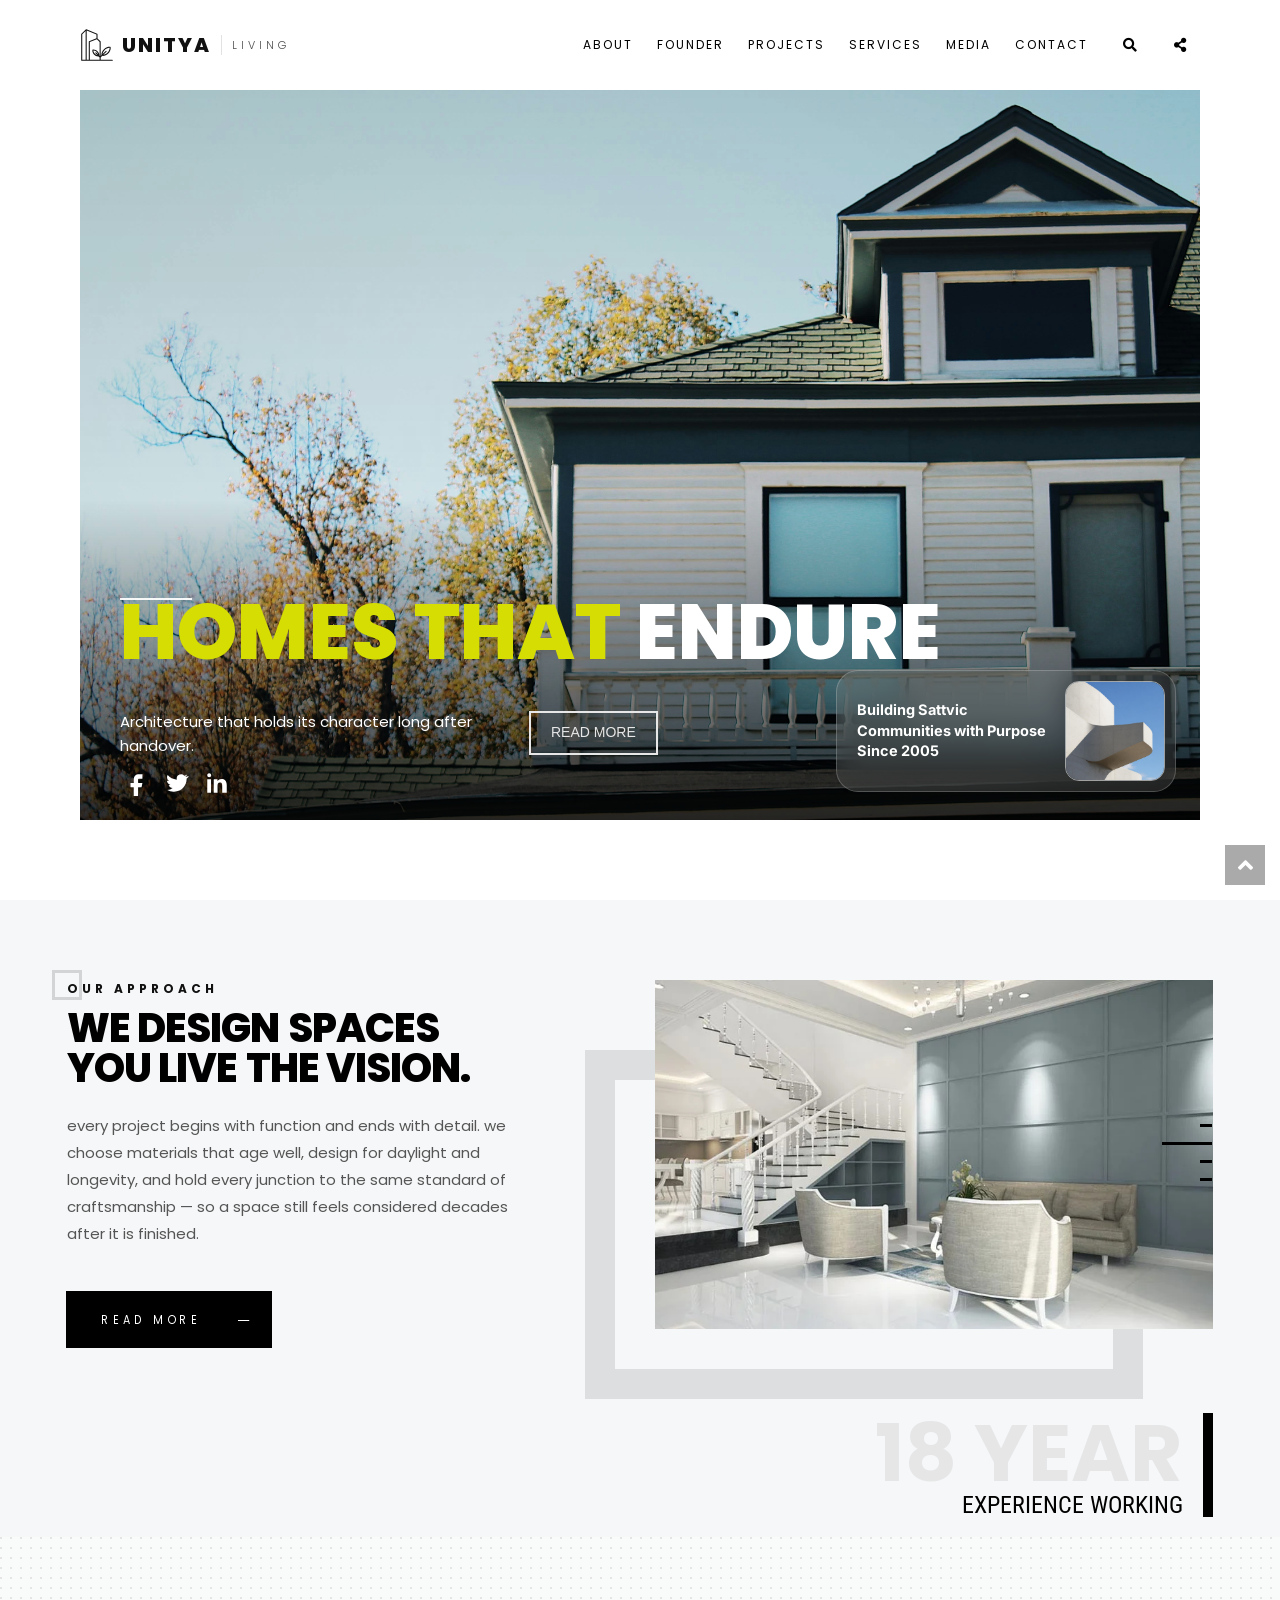
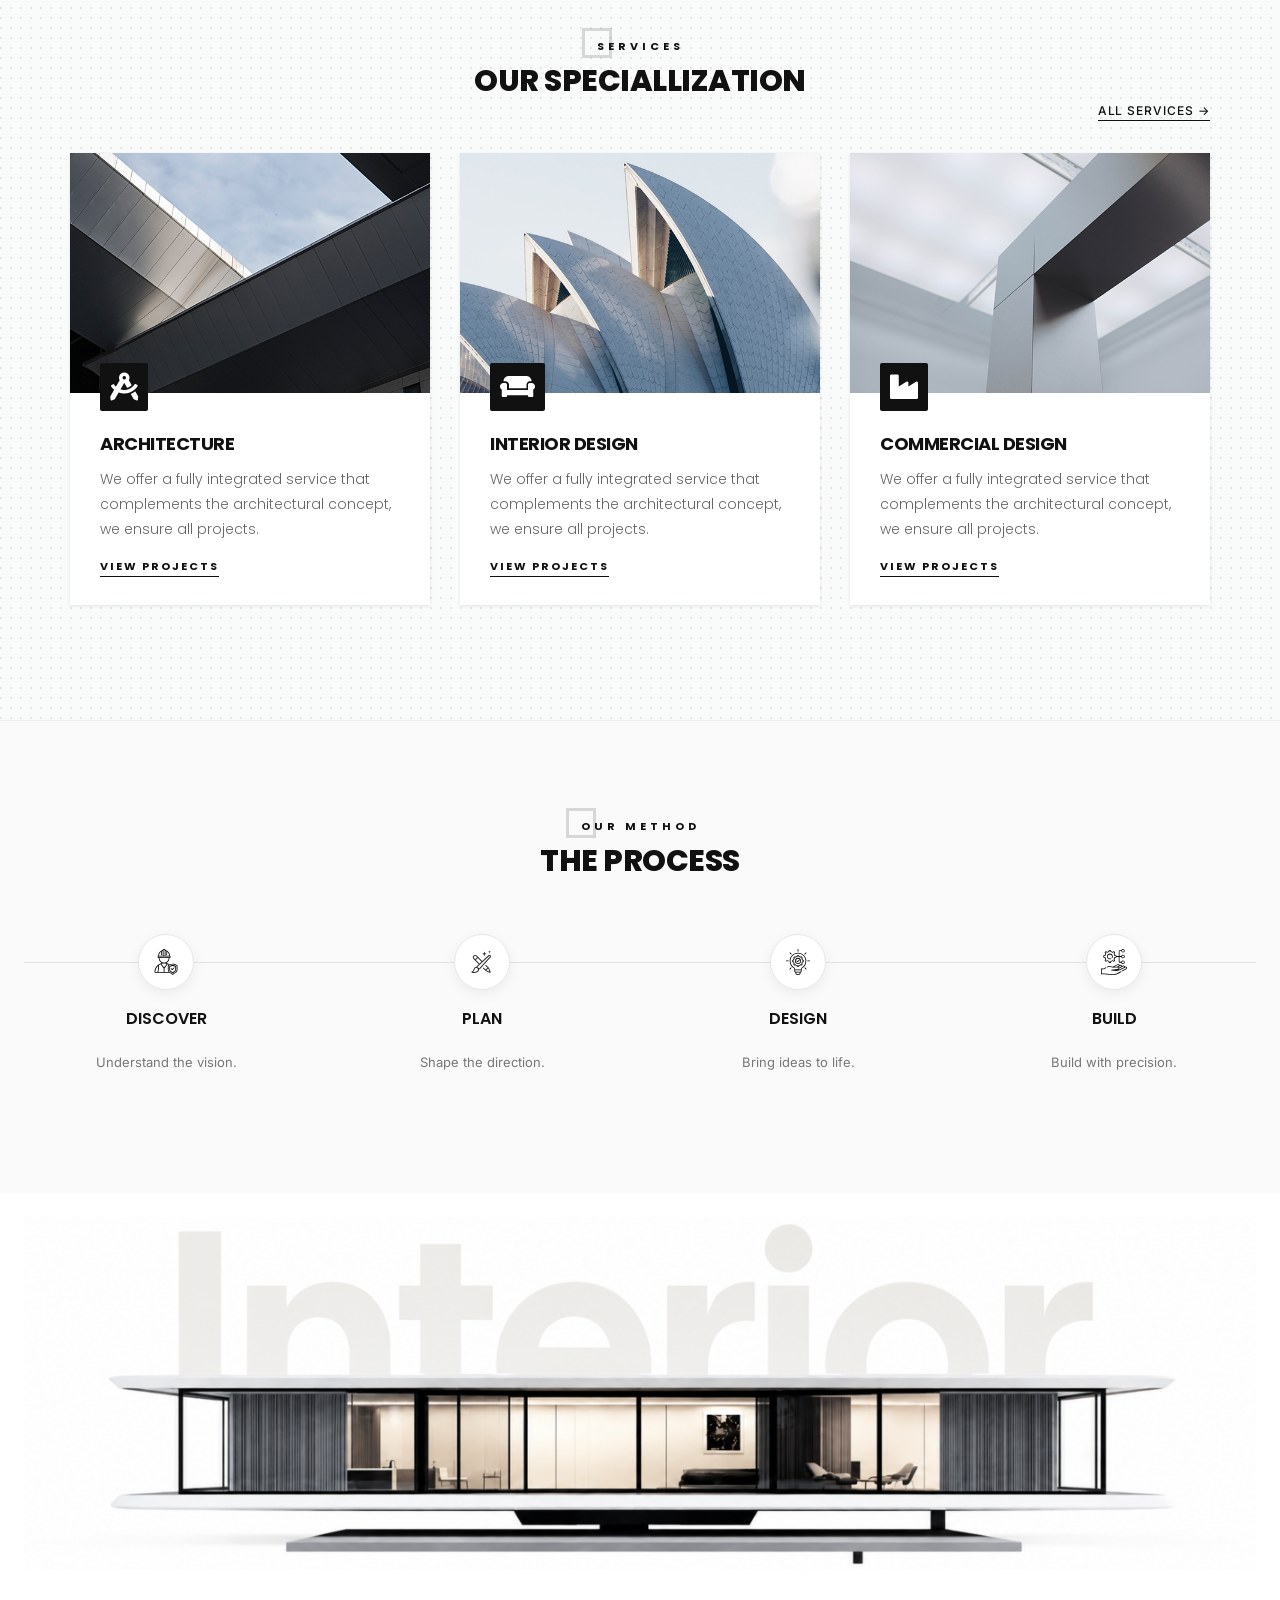
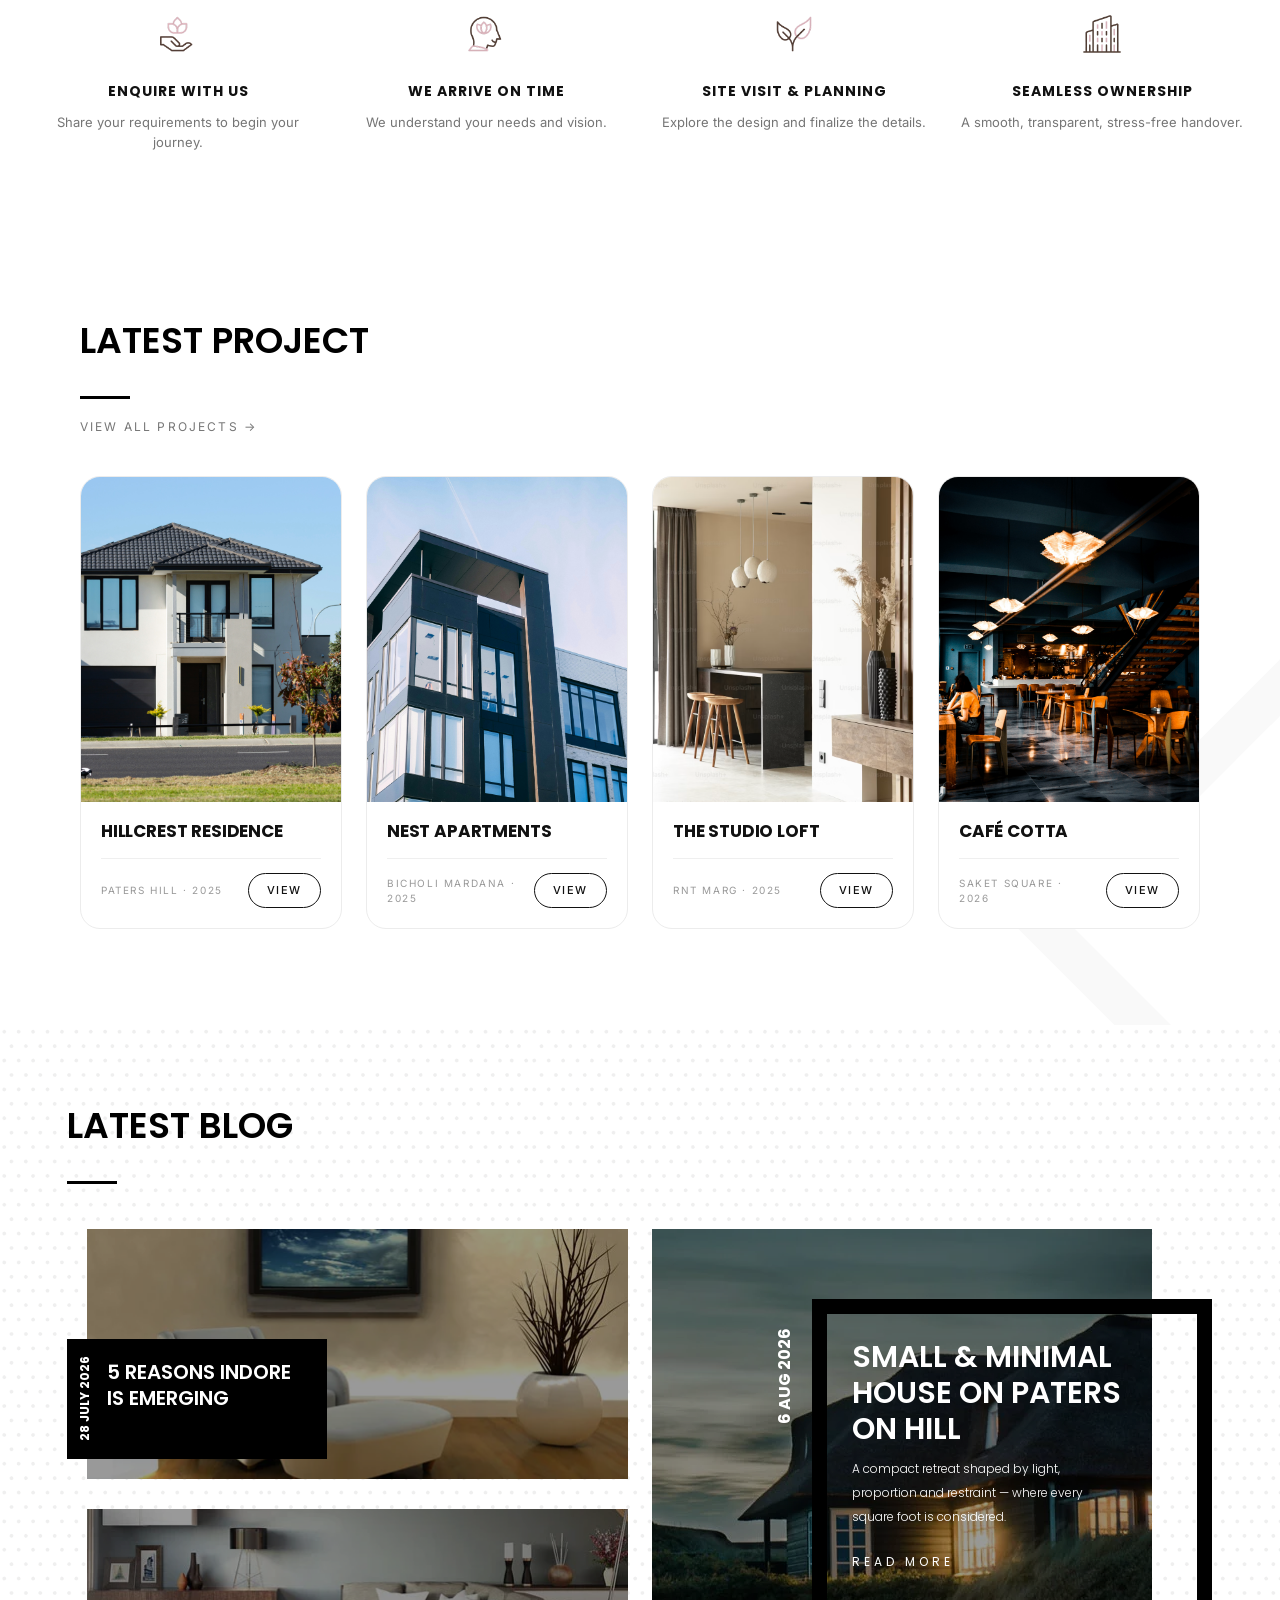
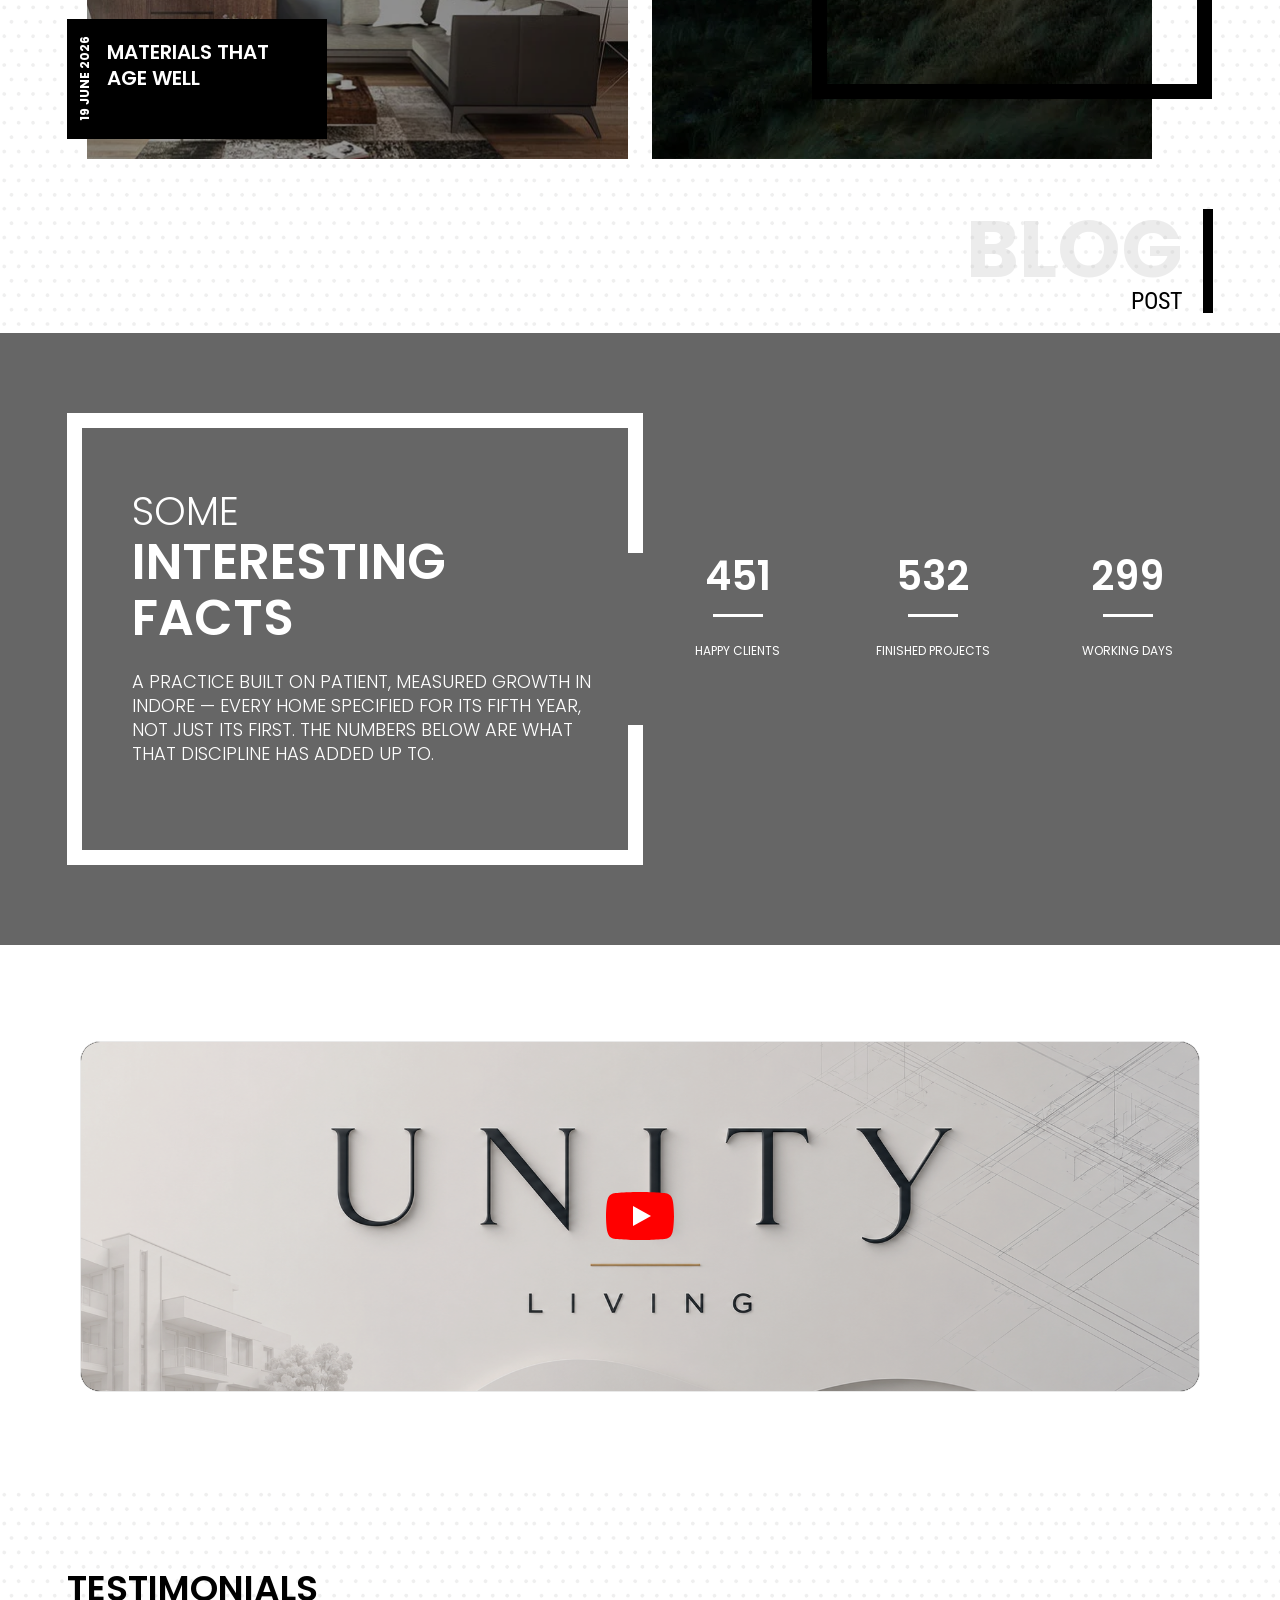
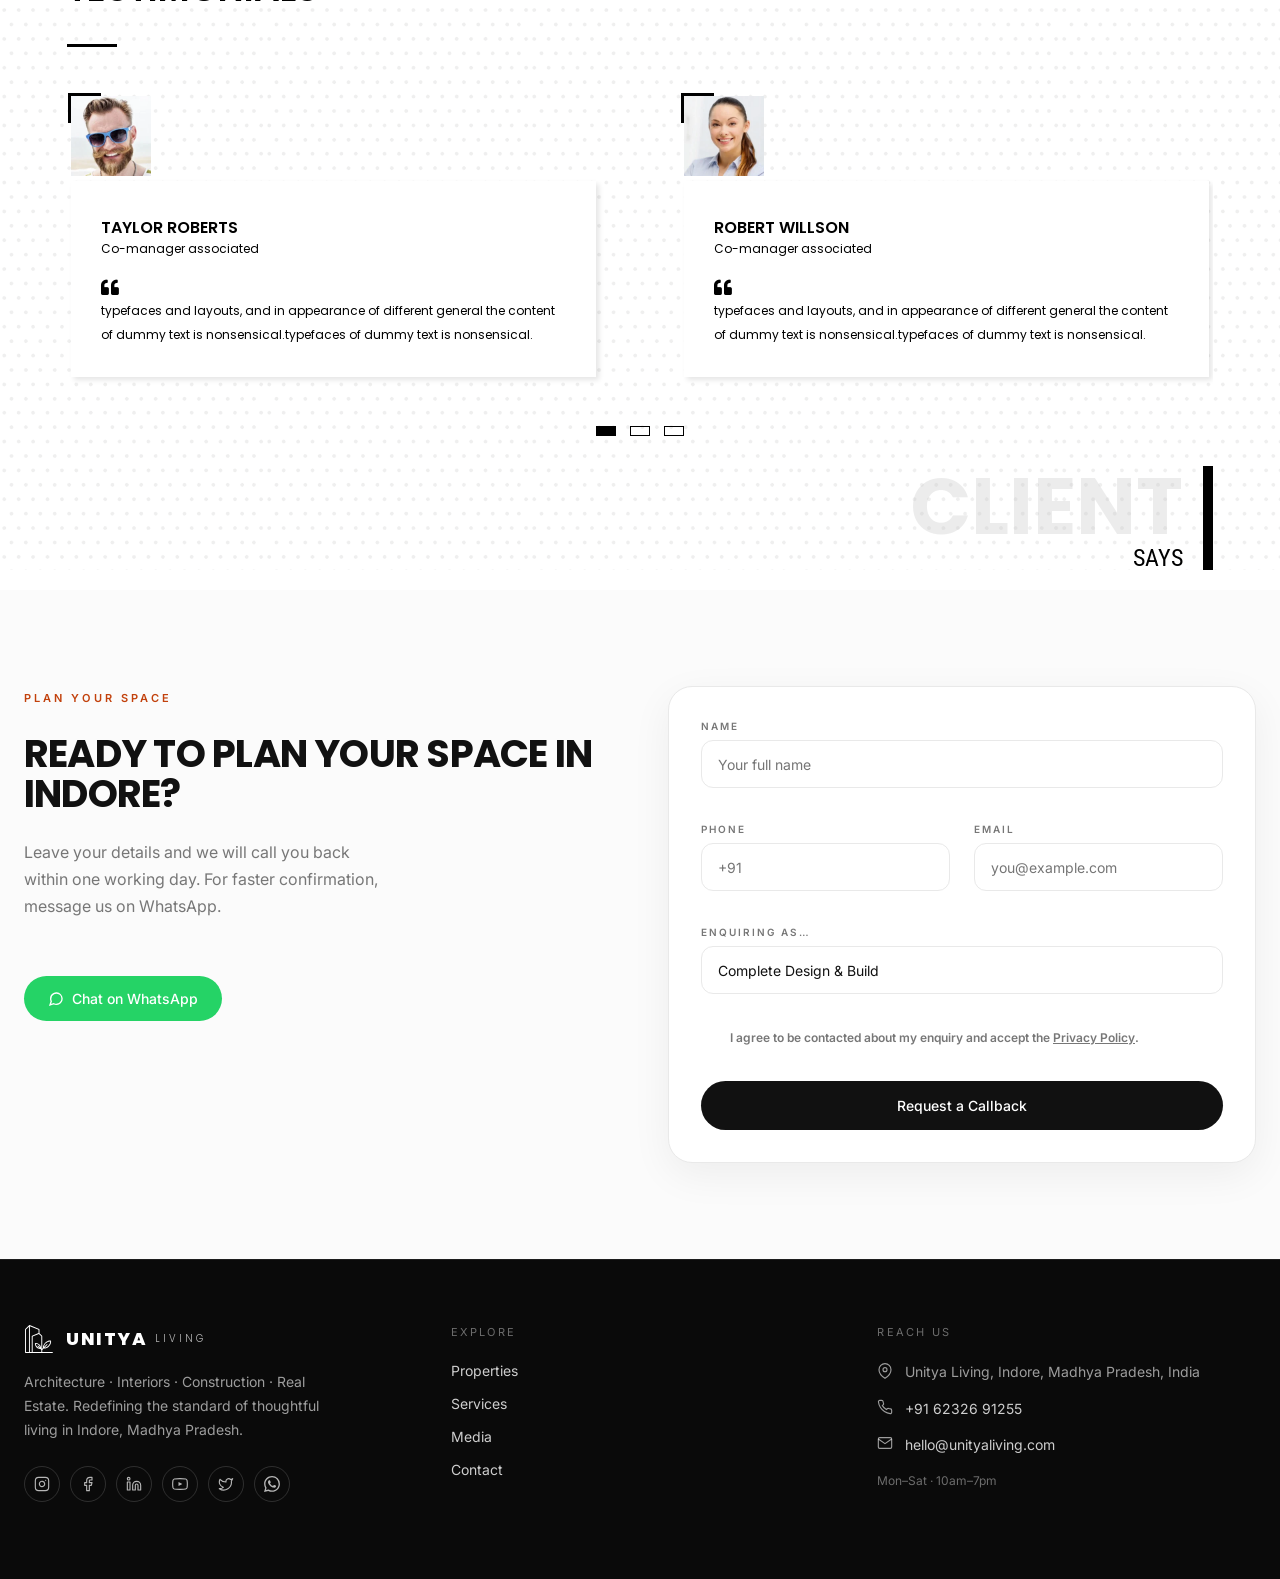
<file: modern/index.html>
<!DOCTYPE html>
<html lang="en">

<head>

    <!-- META -->
    <meta charset="utf-8">
    <meta http-equiv="X-UA-Compatible" content="IE=edge">
    <meta name="keywords" content="" />
    <meta name="author" content="" />
    <meta name="robots" content="" />
    <meta name="description" content="" />

    <!-- FAVICONS ICON -->
    <link rel="icon" href="images/favicon.ico" type="image/x-icon" />
    <link rel="shortcut icon" type="image/x-icon" href="images/favicon.png" />

    <!-- PAGE TITLE HERE -->
    <title>Modern Template | Home Page Style 2</title>

    <!-- MOBILE SPECIFIC -->
    <meta name="viewport" content="width=device-width, initial-scale=1">

    <!-- LOADER DISABLED — direct load, no preloader -->
    <link rel="stylesheet" type="text/css" href="css/bootstrap.min.css">
    <!-- BOOTSTRAP STYLE SHEET -->
    <link rel="stylesheet" type="text/css" href="css/fontawesome/css/font-awesome.min.css" />
    <!-- FONTAWESOME STYLE SHEET -->
    <link rel="stylesheet" type="text/css" href="css/owl.carousel.min.css">
    <!-- OWL CAROUSEL STYLE SHEET -->
    <link rel="stylesheet" type="text/css" href="css/magnific-popup.min.css">
    <!-- MAGNIFIC POPUP STYLE SHEET -->
    <link rel="stylesheet" type="text/css" href="css/style.css">
    <!-- MAIN STYLE SHEET -->
    <!-- REVOLUTION SLIDER 4 STYLE -->
    <link rel="stylesheet" type="text/css" href="css/rev-slider-4.css">
    <!-- REVOLUTION SLIDER CSS -->
    <link rel="stylesheet" type="text/css" href="plugins/revolution/revolution/css/settings.css">
    <!-- REVOLUTION NAVIGATION STYLE -->
    <link rel="stylesheet" type="text/css" href="plugins/revolution/revolution/css/navigation.css">
    <!-- ARKIT SERVICES (exact copy) -->
    <link rel="stylesheet" type="text/css" href="css/fontawesome-arkit.min.css">
    <link rel="stylesheet" type="text/css" href="css/arkit-services.css">

    <!-- GOOGLE FONTS -->
    <link href="https://fonts.googleapis.com/css?family=Poppins:300,300i,400,400i,500,500i,600,600i,700,800,800i,900" rel="stylesheet">
    <link href="https://fonts.googleapis.com/css?family=Roboto+Condensed:300,300i,400,400i,700,700i" rel="stylesheet">
    <link href="https://fonts.googleapis.com/css?family=Crete+Round:400,400i&amp;subset=latin-ext" rel="stylesheet">
    <link href="https://fonts.googleapis.com/css2?family=Instrument+Serif&family=Inter:wght@300;400;500;600&display=swap" rel="stylesheet">
    <style>
        /* Hero — Arkit kenburns-top-right replication + arrows removed */
        #welcome .tparrows, #welcome .tp-leftarrow, #welcome .tp-rightarrow { display:none !important; }
        /* ensure slide image covers and can be transformed */
        #welcome .rev-slidebg { transform-origin: 84% 16%; }
        #welcome .active-revslide .rev-slidebg {
            animation: modern-kenburns 10s ease-out both;
        }
        @keyframes modern-kenburns {
            0% { transform: scale(1) translate(0,0); transform-origin: 84% 16%; }
            100% { transform: scale(1.25) translate(20px,-15px); transform-origin: right top; }
        }
        @-webkit-keyframes modern-kenburns {
            0% { -webkit-transform: scale(1) translate(0,0); transform: scale(1) translate(0,0); -webkit-transform-origin: 84% 16%; transform-origin: 84% 16%; }
            100% { -webkit-transform: scale(1.25) translate(20px,-15px); transform: scale(1.25) translate(20px,-15px); -webkit-transform-origin: right top; transform-origin: right top; }
        }
        /* hide arrows if inline style injects them */
        .tp-bullet { }
        /* Our approach circle — same as Services heading */
        .approach-label { position: relative; display: inline-block; z-index: 1; }
        .approach-label:before { background-color: transparent; position: absolute; content: ""; width: 30px; height: 30px; left: -15px; top: -10px; border: 3px solid #111; opacity: 0.15; z-index: -1; }
        html { scroll-behavior: smooth; }
        #about, #founder, #services, #projects, #media, #contact { scroll-margin-top: 90px; }
        @media (max-width: 991px) { .service-btn-float { position: static !important; margin-bottom: 12px; } }
        /* Home blog cards — hover animation (subtle lift, no dark shadow) */
        .latest-blog-dark-outer, .latest-blog-dark-outer2 { transition: transform 0.45s cubic-bezier(0.22,1,0.36,1); }
        .latest-blog-dark-outer:hover, .latest-blog-dark-outer2:hover { transform: translateY(-4px); }
        .latest-blog-dark-outer .overlay-main, .latest-blog-dark-outer2 .overlay-main { transition: opacity 0.4s ease; }
        .latest-blog-dark-outer:hover .overlay-main, .latest-blog-dark-outer2:hover .overlay-main { opacity: 0.45; }
        /* Home Latest Project — modern project cards */
        .lp-grid { display: grid; grid-template-columns: repeat(auto-fit, minmax(250px, 1fr)); gap: 24px; margin-top: 40px; max-width: 1240px; }
        .lp-card { display: block; border: 1px solid #ececec; border-radius: 20px; overflow: hidden; background: #fff; text-decoration: none; transition: box-shadow 0.5s ease, transform 0.5s cubic-bezier(0.22,1,0.36,1); }
        .lp-card:hover { box-shadow: 0 22px 48px rgba(0,0,0,0.09); transform: translateY(-6px); }
        .lp-card-media { position: relative; overflow: hidden; background: #f5f5f5; }
        .lp-card-media img { width: 100%; aspect-ratio: 4/5; object-fit: cover; display: block; transition: transform 1.1s cubic-bezier(0.22,1,0.36,1); }
        .lp-card:hover .lp-card-media img { transform: scale(1.06); }
        .lp-card-cat { position: absolute; left: 14px; top: 14px; z-index: 2; background: rgba(255,255,255,0.94); color: #111; font-size: 10px; letter-spacing: 0.14em; text-transform: uppercase; font-weight: 500; font-family: 'Inter', sans-serif; padding: 6px 12px; border-radius: 999px; box-shadow: 0 2px 8px rgba(0,0,0,0.08); }
        .lp-card-body { padding: 18px 20px 20px; }
        .lp-card-body h3 { font-family: 'Poppins', sans-serif; font-weight: 700; font-size: 17px; line-height: 1.3; letter-spacing: -0.01em; text-transform: uppercase; color: #111; margin: 0; }
        .lp-card-foot { display: flex; align-items: center; justify-content: space-between; gap: 12px; margin-top: 16px; padding-top: 14px; border-top: 1px solid #efefef; }
        .lp-card-foot .meta { font-size: 10px; letter-spacing: 0.16em; text-transform: uppercase; color: #999; font-family: 'Inter', sans-serif; }
        .lp-card-view { display: inline-flex; align-items: center; justify-content: center; padding: 8px 18px; background: transparent; border: 1px solid #111; border-radius: 999px; font-size: 11px; letter-spacing: 0.14em; text-transform: uppercase; font-weight: 500; color: #111; font-family: 'Inter', sans-serif; transition: background 0.3s ease, color 0.3s ease; }
        .lp-card:hover .lp-card-view { background: #111; color: #fff; }
        /* The Process section — new */
        .process-reveal, .process-step { opacity: 0; transform: translateY(28px); transition: opacity 0.8s cubic-bezier(0.22,1,0.36,1), transform 0.8s cubic-bezier(0.22,1,0.36,1); }
        .process-reveal.in-view, .process-step.in-view { opacity: 1; transform: translateY(0); }
        .process-step { transition-delay: var(--d, 0ms); }
        .process-step:hover { transition-delay: 0ms !important; transform: translateY(-6px); }
        .process-icon { width: 26px; height: 26px; display: block; object-fit: contain; margin: 0 auto; }
        .process-icon-dot { width: 56px; height: 56px; border-radius: 50%; background: #fff; border: 1px solid #e7e7e7; display: flex; align-items: center; justify-content: center; margin: 0 auto; box-shadow: 0 4px 14px rgba(0,0,0,0.06); transition: box-shadow 0.4s ease, transform 0.5s cubic-bezier(0.22,1,0.36,1); }
        .process-step:hover .process-icon-dot { box-shadow: 0 10px 24px rgba(0,0,0,0.12); transform: translateY(-4px); }
        .process-step { text-align: center; }
        .process-grid { position: relative; }
        .process-line { position: absolute; top: 28px; left: 0; right: 0; height: 1px; background: #e3e3e3; }
        @media (max-width: 767px) { .process-line { display: none; } }
        /* Lifestyle card on hero — hidden on mobile as Unitya */
        @media (max-width: 768px){ .unitya-lifestyle-hero-card { display:none !important; } #unitya-socials { display:none !important; } }
    </style>

</head>

<body>

    <div class="page-wraper">

        <!-- HEADER START -->
        <header class="site-header header-style-1  nav-wide mobile-sider-drawer-menu">

            <div class="sticky-header main-bar-wraper">
                <div class="main-bar bg-white p-t10">
                    <div class="container">
                        <div class="logo-header">
                            <div class="logo-header-inner logo-header-one">
                                <a href="index.html" style="display:flex; align-items:center; gap:8px; text-decoration:none; line-height:1;">
                                    <svg viewBox="0 0 512 512" xmlns="http://www.w3.org/2000/svg" style="width:34px; height:34px; display:block; flex-shrink:0;"><path d="m295.393 478v-34.579l-15.762-15.762c-47.655 4.455-100.779-49.254-93.064-97.648a7.991 7.991 0 0 1 6.56-6.7c24.808-4.271 51.7 8.562 70.2 27.06 17.477 17.477 29.832 42.3 27.62 65.976l4.45 4.45v-210.609l-41.297-41.24-105.923 43.287v265.765zm-32.874-67.455c-13.595-3.126-26.813-11.084-37.552-21.822-13.432-13.432-23.616-32.217-23.194-50.236a56.965 56.965 0 0 1 21.948 4.261c23.3 9.157 44.493 32.035 50.112 56.486l-29.688-29.688a8 8 0 1 0 -11.313 11.312zm48.874 10.255 12.351-12.352c-3.628-32.107 13.272-66.205 37.1-90.031a135.1 135.1 0 0 1 45.587-30.369c16.73-6.576 33.626-8.74 48.629-6.133a7.991 7.991 0 0 1 6.56 6.7c5.377 33.647-11.489 69.005-36.53 94.046-23.826 23.826-57.926 40.727-90.032 37.1l-23.663 23.663v34.576h174.605a8 8 0 0 1 0 16h-460a8 8 0 0 1 -8-8v-393.3a7.981 7.981 0 0 1 2.788-6.069l65.934-65.85a7.925 7.925 0 0 1 9.807-1.852l162.471 66.398a7.963 7.963 0 0 1 4.963 7.375h.037v63.585l44.605 44.548a7.982 7.982 0 0 1 2.788 6.068zm28.233-28.234 47.683-47.683a8 8 0 1 1 11.312 11.313l-47.682 47.683c38.336-4.009 75.606-36.907 89.642-72.616 4.653-11.836 6.7-23.61 5.959-34.3-26.541-1.838-54.649 13.029-74.385 32.765-17.277 17.272-30.139 39.972-32.529 62.834zm-305.626 85.434h50.785v-432.734l-50.785 50.72zm66.785 0v-440.128l147.215 60.161v56.207l-110.823 45.288a7.965 7.965 0 0 0 -4.963 7.375h-.037v271.097z" fill="#111" fill-rule="evenodd"/></svg>
                                    <span style="display:flex; align-items:center; gap:10px;">
                                        <span style="font-family:'Poppins',sans-serif; font-weight:800; font-size:20px; letter-spacing:2px; color:#111; line-height:1; text-transform:uppercase;">UNITYA</span>
                                        <span style="width:1px; height:20px; background:#111; opacity:0.12; display:inline-block;"></span>
                                        <span style="font-family:'Poppins',sans-serif; font-weight:300; font-size:11px; letter-spacing:4px; color:#111; opacity:0.75; line-height:1; text-transform:uppercase; padding-top:1px;">LIVING</span>
                                    </span>
                                </a>
                            </div>
                        </div>
                        <!-- NAV Toggle Button -->
                        <button id="mobile-side-drawer" data-target=".header-nav" data-toggle="collapse" type="button" class="navbar-toggler collapsed">
                            <span class="sr-only">Toggle navigation</span>
                            <span class="icon-bar icon-bar-first"></span>
                            <span class="icon-bar icon-bar-two"></span>
                            <span class="icon-bar icon-bar-three"></span>
                        </button>
                        <!-- ETRA Nav -->
                        <!-- MAIN Vav -->
                        <div class="header-nav navbar-collapse collapse">
                            <ul class="nav navbar-nav">
                                <li><a href="about/">About</a></li>
                                <li><a href="founder/">Founder</a></li>
                                <li><a href="projects/">Projects</a></li>
                                <li><a href="services/">Services</a></li>
                                <li><a href="media/">Media</a></li>
                                <li><a href="#contact">Contact</a></li>
                            </ul>
                        </div>


                        <div class="extra-nav">
                            <div class="extra-cell">
                                <a href="#search" class="site-search-btn"><i class="fa fa-search"></i></a>
                            </div>
                            <div class="extra-cell">
                                <div class="dropdown share-icon-btn">
                                    <a href="javascript:;" class="site-search-btn dropdown-toggle" title="Your Cart" data-bs-toggle="dropdown">
                                        <i class="fa fa-share-alt"></i>
                                    </a>

                                    <div class="dropdown-menu bg-white">
                                        <div class="top-bar">
                                            <ul class="social-bx list-inline">
                                                <li><a href="javascript:void(0);" class="fa fa-facebook"></a></li>
                                                <li><a href="javascript:void(0);" class="fa fa-twitter"></a></li>
                                                <li><a href="javascript:void(0);" class="fa fa-linkedin"></a></li>
                                                <li><a href="javascript:void(0);" class="fa fa-rss"></a></li>
                                                <li><a href="javascript:void(0);" class="fa fa-youtube"></a></li>
                                                <li><a href="javascript:void(0);" class="fa fa-instagram"></a></li>
                                            </ul>
                                        </div>
                                    </div>
                                </div>
                            </div>
                        </div>


                        <!-- SITE Search -->
                        <div id="search">
                            <span class="close"></span>
                            <form role="search" id="searchform" action="/search" method="get" class="radius-xl">
                                <div class="input-group">
                                    <input value="" name="q" type="search" placeholder="Type to search" />
                                    <span class="input-group-btn"><button type="button" class="search-btn"><i class="fa fa-search"></i></button></span>
                                </div>
                            </form>
                        </div>


                    </div>
                </div>
            </div>

        </header>
        <!-- HEADER END -->

        <!-- CONTENT START -->
        <div class="page-content">

            <!-- SLIDER START -->
            <div id="welcome_wrapper" class="rev_slider_wrapper fullscreen-container" data-alias="goodnews-header" data-source="gallery" style="background:#eeeeee;padding:0px;">
                <div id="welcome" class="rev_slider fullscreenbanner" style="display:none;" data-version="5.4.3.1">
                    <ul>
                        <!-- SLIDE 1 -->
                        <!-- SLIDE 1 -->
                                                <!-- SLIDE 1 -->
<li data-index="rs-901" data-transition="fadethroughdark" data-slotamount="default" data-hideafterloop="0" data-hideslideonmobile="off" data-easein="default" data-easeout="default" data-masterspeed="default" data-thumb="images/new-hero-images/heather-doty-Yy-nfkEYkkc-unsplash.jpg"
                            data-rotate="0" data-fstransition="fade" data-fsmasterspeed="300" data-fsslotamount="7" data-saveperformance="off" data-title="" data-param1="" data-param2="" data-param3="" data-param4="" data-param5="" data-param6="" data-param7=""
                            data-param8="" data-param9="" data-param10="" data-description="">
                            <!-- MAIN IMAGE -->
                            <img src="images/new-hero-images/heather-doty-Yy-nfkEYkkc-unsplash.jpg" alt="" data-lazyload="images/new-hero-images/heather-doty-Yy-nfkEYkkc-unsplash.jpg" data-bgposition="center center" data-bgfit="cover" data-kenburns="on" data-duration="10000" data-ease="Linear.easeNone" data-scalestart="100" data-scaleend="125" data-rotatestart="0" data-rotateend="0" data-blurstart="0" data-blurend="0" data-offsetstart="0 0" data-offsetend="0 0" data-bgparallax="4" class="rev-slidebg" data-no-retina>
                            <!-- LAYERS -->

                            <!-- LAYER NR. 1 -->
                            <div class="tp-caption tp-shape tp-shapewrapper  " id="slide-901-layer-1" data-x="['center','center','center','center']" data-hoffset="['0','0','0','0']" data-y="['top','top','top','top']" data-voffset="['0','0','0','0']" data-width="full" data-height="['400','400','400','550']"
                                data-whitespace="nowrap" data-type="shape" data-basealign="slide" data-responsive_offset="off" data-responsive="off" data-frames='[{"from":"opacity:0;","speed":100,"to":"o:1;","delay":0,"ease":"Power2.easeInOut"},{"delay":"wait","speed":0,"to":"opacity:0;","ease":"nothing"}]'
                                data-textAlign="['left','left','left','left']" data-paddingtop="[0,0,0,0]" data-paddingright="[0,0,0,0]" data-paddingbottom="[0,0,0,0]" data-paddingleft="[0,0,0,0]" style="z-index: 5;background-color:rgba(0, 0, 0, 0.50);border-color:rgba(0, 0, 0, 0);
                                border-width:0px;background:linear-gradient(to top,  rgba(0,0,0,0) 0%,rgba(0,0,0,0.1) 100%);cursor:default;">
                            </div>

                            <!-- LAYER NR. 2 -->
                            <div class="tp-caption tp-shape tp-shapewrapper  " id="slide-901-layer-2" data-x="['center','center','center','center']" data-hoffset="['0','0','0','0']" data-y="['bottom','bottom','bottom','bottom']" data-voffset="['0','0','0','0']" data-width="full"
                                data-height="['400','400','400','550']" data-whitespace="nowrap" data-type="shape" data-basealign="slide" data-responsive_offset="off" data-responsive="off" data-frames='[{"from":"opacity:0;","speed":1500,"to":"o:1;","delay":0,"ease":"Power2.easeInOut"},{"delay":"wait","speed":1000,"to":"opacity:0;","ease":"nothing"}]'
                                data-textAlign="['left','left','left','left']" data-paddingtop="[0,0,0,0]" data-paddingright="[0,0,0,0]" data-paddingbottom="[0,0,0,0]" data-paddingleft="[0,0,0,0]" style="z-index: 5;background-color:rgba(0, 0, 0, 0.50);border-color:rgba(0, 0, 0, 0);
                                border-width:0px;background:linear-gradient(to bottom,  rgba(0,0,0,0) 0%,rgba(0,0,0,1) 100%);cursor:default;">
                            </div>

                            <!-- Decorative line — arkit style -->
                            <div class="tp-caption tp-shape tp-shapewrapper" id="slide-901-line" data-x="['left','left','left','left']" data-hoffset="['120','120','30','30']" data-y="['bottom','bottom','bottom','bottom']" data-voffset="['300','300','255','225']" data-width="72" data-height="2" data-whitespace="nowrap" data-type="shape" data-basealign="slide" data-responsive_offset="off" data-responsive="off" data-frames='[{"from":"x:[-100%];opacity:0;","speed":900,"to":"o:1;","delay":300,"ease":"Power3.easeInOut"},{"delay":"wait","speed":300,"to":"opacity:0;","ease":"nothing"}]' data-textAlign="['left','left','left','left']" data-paddingtop="[0,0,0,0]" data-paddingright="[0,0,0,0]" data-paddingbottom="[0,0,0,0]" data-paddingleft="[0,0,0,0]" style="z-index:6;background-color:rgba(255,255,255,0.92);">
                            </div>

                            <!-- LAYER NR. 3 -->
                            <div class="tp-caption BigBold-Title   tp-resizeme" id="slide-901-layer-3" data-x="['left','left','left','left']" data-hoffset="['120','120','30','30']" data-y="['bottom','bottom','bottom','bottom']" data-voffset="['210','210','180','175']" data-fontsize="['80','60','50','30']"
                                data-lineheight="['100','90','60','60']" data-fontweight="['800','800','800','800']" data-width="['none','none','none','400']" data-height="none" data-whitespace="['nowrap','nowrap','nowrap','normal']" data-type="text" data-basealign="slide"
                                data-responsive_offset="off" data-frames='[{"from":"y:[100%];z:0;rX:0deg;rY:0;rZ:0;sX:1;sY:1;skX:0;skY:0;opacity:0;","mask":"x:0px;y:[100%];","speed":900,"to":"o:1;","delay":500,"ease":"Power3.easeInOut"},
                                {"delay":"wait","speed":1000,"to":"y:[100%];","mask":"x:inherit;y:inherit;","ease":"Power2.easeInOut"}]' data-textAlign="['left','left','left','left']" data-paddingtop="[10,10,10,10]" data-paddingright="[0,0,0,0]" data-paddingbottom="[10,10,10,10]"
                                data-paddingleft="[0,0,0,0]" style="z-index: 6; 
                                text-transform:uppercase;
                                color:#fff;"><span class="text-yellow">Homes that </span> endure</div>

                            <!-- LAYER NR. 4 -->
                            <div class="tp-caption BigBold-SubTitle  " id="slide-901-layer-4" data-x="['left','left','left','left']" data-hoffset="['120','120','30','30']" data-y="['bottom','bottom','bottom','bottom']" data-voffset="['130','95','80','75']" data-fontsize="['15','15','15','13']"
                                data-lineheight="['24','24','24','20']" data-width="['410','410','410','280']" data-height="['60','100','100','100']" data-whitespace="normal" data-type="text" data-basealign="slide" data-responsive_offset="off" data-responsive="off"
                                data-frames='[{"from":"y:[100%];z:0;rX:0deg;rY:0;rZ:0;sX:1;sY:1;skX:0;skY:0;opacity:0;","speed":900,"to":"o:1;","delay":900,"ease":"Power3.easeInOut"},{"delay":"wait","speed":1000,"to":"y:50px;opacity:0;","ease":"Power2.easeInOut"}]' data-textAlign="['left','left','left','left']" data-paddingtop="[0,0,0,0]" data-paddingright="[0,0,0,0]" data-paddingbottom="[0,0,0,0]" data-paddingleft="[0,0,0,0]" style="z-index: 7; 
                                color:#fff;
                                ">Architecture that holds its character long after handover.</div>

                            <!-- LAYER NR. 5 -->
                            <div class="tp-caption BigBold-Button rev-btn " id="slide-901-layer-5" data-x="['left','left','left','left']" data-hoffset="['480','480','30','30']" data-y="['bottom','bottom','bottom','bottom']" data-voffset="['130','130','50','40']" data-width="none"
                                data-height="none" data-whitespace="nowrap" data-type="button" data-actions='[{"event":"click","action":"scrollbelow","offset":"px","delay":""}]' data-basealign="slide" data-responsive_offset="off" data-responsive="off" data-frames='[{"from":"y:[100%];z:0;rX:0deg;rY:0;rZ:0;sX:1;sY:1;skX:0;skY:0;opacity:0;","speed":900,"to":"o:1;","delay":1300,"ease":"Power3.easeInOut"},
                                {"delay":"wait","speed":1000,"to":"y:50px;opacity:0;","ease":"Power2.easeInOut"},
                                {"frame":"hover","speed":"300","ease":"Power1.easeInOut","to":"o:1;rX:0;rY:0;rZ:0;z:0;","style":"c:rgba(255, 255, 255, 1.00);bc:rgba(255, 255, 255, 1.00);bw:1px 1px 1px 1px;"}]' data-textAlign="['left','left','left','left']"
                                data-paddingtop="[15,15,15,15]" data-paddingright="[50,50,50,50]" data-paddingbottom="[15,15,15,15]" data-paddingleft="[50,50,0,0]" style="z-index: 11; "><a href="about-1.html" class="site-button outline white">READ MORE</a> </div>

                            <!-- Border Part -->                                                        <!-- Border Part -->
                            <div class="tp-caption tp-shape tp-shapewrapper " id="slide-901-layer-8" data-x="['left','left','left','left']" data-hoffset="['0','0','0','0']" data-y="['middle','middle','middle','middle']" data-voffset="['0','0','0','0']" data-width="full" data-height="full"
                                data-whitespace="nowrap" data-visibility="['on','on','off','off']" data-type="shape" data-basealign="slide" data-responsive_offset="off" data-responsive="off" data-frames='[{"delay":50,"speed":100,"frame":"0","from":"opacity:0;","to":"o:1;","ease":"Power3.easeInOut"},{"delay":"wait","speed":1000,"frame":"999","to":"opacity:0;","ease":"Power3.easeIn"}]'
                                data-textAlign="['inherit','inherit','inherit','inherit']" data-paddingtop="[0,0,0,0]" data-paddingright="[0,0,0,0]" data-paddingbottom="[0,0,0,0]" data-paddingleft="[0,0,0,0]" style="z-index: 10;background-color:rgba(0, 0, 0, 0);border-color:rgb(255,255,255);border-style:solid;border-width:0px 80px 80px 80px;">
                            </div>

                        </li>
                        <!-- SLIDE 2 -->
<li data-index="rs-902" data-transition="fadethroughdark" data-slotamount="default" data-hideafterloop="0" data-hideslideonmobile="off" data-easein="default" data-easeout="default" data-masterspeed="default" data-thumb="images/new-hero-images/tazz-anderson-ya9POX9IxVM-unsplash.jpg"
                            data-rotate="0" data-fstransition="fade" data-fsmasterspeed="300" data-fsslotamount="7" data-saveperformance="off" data-title="" data-param1="" data-param2="" data-param3="" data-param4="" data-param5="" data-param6="" data-param7=""
                            data-param8="" data-param9="" data-param10="" data-description="">
                            <!-- MAIN IMAGE -->
                            <img src="images/new-hero-images/tazz-anderson-ya9POX9IxVM-unsplash.jpg" alt="" data-lazyload="images/new-hero-images/tazz-anderson-ya9POX9IxVM-unsplash.jpg" data-bgposition="center center" data-bgfit="cover" data-kenburns="on" data-duration="10000" data-ease="Linear.easeNone" data-scalestart="100" data-scaleend="125" data-rotatestart="0" data-rotateend="0" data-blurstart="0" data-blurend="0" data-offsetstart="0 0" data-offsetend="0 0" data-bgparallax="4" class="rev-slidebg" data-no-retina>
                            <!-- LAYERS -->

                            <!-- LAYER NR. 1 -->
                            <div class="tp-caption tp-shape tp-shapewrapper  " id="slide-902-layer-1" data-x="['center','center','center','center']" data-hoffset="['0','0','0','0']" data-y="['top','top','top','top']" data-voffset="['0','0','0','0']" data-width="full" data-height="['400','400','400','550']"
                                data-whitespace="nowrap" data-type="shape" data-basealign="slide" data-responsive_offset="off" data-responsive="off" data-frames='[{"from":"opacity:0;","speed":100,"to":"o:1;","delay":0,"ease":"Power2.easeInOut"},{"delay":"wait","speed":0,"to":"opacity:0;","ease":"nothing"}]'
                                data-textAlign="['left','left','left','left']" data-paddingtop="[0,0,0,0]" data-paddingright="[0,0,0,0]" data-paddingbottom="[0,0,0,0]" data-paddingleft="[0,0,0,0]" style="z-index: 5;background-color:rgba(0, 0, 0, 0.50);border-color:rgba(0, 0, 0, 0);
                                border-width:0px;background:linear-gradient(to top,  rgba(0,0,0,0) 0%,rgba(0,0,0,0.1) 100%);cursor:default;">
                            </div>

                            <!-- LAYER NR. 2 -->
                            <div class="tp-caption tp-shape tp-shapewrapper  " id="slide-902-layer-2" data-x="['center','center','center','center']" data-hoffset="['0','0','0','0']" data-y="['bottom','bottom','bottom','bottom']" data-voffset="['0','0','0','0']" data-width="full"
                                data-height="['400','400','400','550']" data-whitespace="nowrap" data-type="shape" data-basealign="slide" data-responsive_offset="off" data-responsive="off" data-frames='[{"from":"opacity:0;","speed":1500,"to":"o:1;","delay":0,"ease":"Power2.easeInOut"},{"delay":"wait","speed":1000,"to":"opacity:0;","ease":"nothing"}]'
                                data-textAlign="['left','left','left','left']" data-paddingtop="[0,0,0,0]" data-paddingright="[0,0,0,0]" data-paddingbottom="[0,0,0,0]" data-paddingleft="[0,0,0,0]" style="z-index: 5;background-color:rgba(0, 0, 0, 0.50);border-color:rgba(0, 0, 0, 0);
                                border-width:0px;background:linear-gradient(to bottom,  rgba(0,0,0,0) 0%,rgba(0,0,0,1) 100%);cursor:default;">
                            </div>

                            <!-- Decorative line — arkit style -->
                            <div class="tp-caption tp-shape tp-shapewrapper" id="slide-902-line" data-x="['left','left','left','left']" data-hoffset="['120','120','30','30']" data-y="['bottom','bottom','bottom','bottom']" data-voffset="['300','300','255','225']" data-width="72" data-height="2" data-whitespace="nowrap" data-type="shape" data-basealign="slide" data-responsive_offset="off" data-responsive="off" data-frames='[{"from":"x:[-100%];opacity:0;","speed":900,"to":"o:1;","delay":300,"ease":"Power3.easeInOut"},{"delay":"wait","speed":300,"to":"opacity:0;","ease":"nothing"}]' data-textAlign="['left','left','left','left']" data-paddingtop="[0,0,0,0]" data-paddingright="[0,0,0,0]" data-paddingbottom="[0,0,0,0]" data-paddingleft="[0,0,0,0]" style="z-index:6;background-color:rgba(255,255,255,0.92);">
                            </div>

                            <!-- LAYER NR. 3 -->
                            <div class="tp-caption BigBold-Title   tp-resizeme" id="slide-902-layer-3" data-x="['left','left','left','left']" data-hoffset="['120','120','30','30']" data-y="['bottom','bottom','bottom','bottom']" data-voffset="['210','210','180','175']" data-fontsize="['80','60','50','30']"
                                data-lineheight="['100','90','60','60']" data-fontweight="['800','800','800','800']" data-width="['none','none','none','400']" data-height="none" data-whitespace="['nowrap','nowrap','nowrap','normal']" data-type="text" data-basealign="slide"
                                data-responsive_offset="off" data-frames='[{"from":"y:[100%];z:0;rX:0deg;rY:0;rZ:0;sX:1;sY:1;skX:0;skY:0;opacity:0;","mask":"x:0px;y:[100%];","speed":900,"to":"o:1;","delay":500,"ease":"Power3.easeInOut"},
                                {"delay":"wait","speed":1000,"to":"y:[100%];","mask":"x:inherit;y:inherit;","ease":"Power2.easeInOut"}]' data-textAlign="['left','left','left','left']" data-paddingtop="[10,10,10,10]" data-paddingright="[0,0,0,0]" data-paddingbottom="[10,10,10,10]"
                                data-paddingleft="[0,0,0,0]" style="z-index: 6; 
                                text-transform:uppercase;
                                color:#fff;"><span class="text-yellow">Built to </span> last</div>

                            <!-- LAYER NR. 4 -->
                            <div class="tp-caption BigBold-SubTitle  " id="slide-902-layer-4" data-x="['left','left','left','left']" data-hoffset="['120','120','30','30']" data-y="['bottom','bottom','bottom','bottom']" data-voffset="['130','95','80','75']" data-fontsize="['15','15','15','13']"
                                data-lineheight="['24','24','24','20']" data-width="['410','410','410','280']" data-height="['60','100','100','100']" data-whitespace="normal" data-type="text" data-basealign="slide" data-responsive_offset="off" data-responsive="off"
                                data-frames='[{"from":"y:[100%];z:0;rX:0deg;rY:0;rZ:0;sX:1;sY:1;skX:0;skY:0;opacity:0;","speed":900,"to":"o:1;","delay":900,"ease":"Power3.easeInOut"},{"delay":"wait","speed":1000,"to":"y:50px;opacity:0;","ease":"Power2.easeInOut"}]' data-textAlign="['left','left','left','left']" data-paddingtop="[0,0,0,0]" data-paddingright="[0,0,0,0]" data-paddingbottom="[0,0,0,0]" data-paddingleft="[0,0,0,0]" style="z-index: 7; 
                                color:#fff;
                                ">Materials chosen for how they age, not just how they look.</div>

                            <!-- LAYER NR. 5 -->
                            <div class="tp-caption BigBold-Button rev-btn " id="slide-902-layer-5" data-x="['left','left','left','left']" data-hoffset="['480','480','30','30']" data-y="['bottom','bottom','bottom','bottom']" data-voffset="['130','130','50','40']" data-width="none"
                                data-height="none" data-whitespace="nowrap" data-type="button" data-actions='[{"event":"click","action":"scrollbelow","offset":"px","delay":""}]' data-basealign="slide" data-responsive_offset="off" data-responsive="off" data-frames='[{"from":"y:[100%];z:0;rX:0deg;rY:0;rZ:0;sX:1;sY:1;skX:0;skY:0;opacity:0;","speed":900,"to":"o:1;","delay":1300,"ease":"Power3.easeInOut"},
                                {"delay":"wait","speed":1000,"to":"y:50px;opacity:0;","ease":"Power2.easeInOut"},
                                {"frame":"hover","speed":"300","ease":"Power1.easeInOut","to":"o:1;rX:0;rY:0;rZ:0;z:0;","style":"c:rgba(255, 255, 255, 1.00);bc:rgba(255, 255, 255, 1.00);bw:1px 1px 1px 1px;"}]' data-textAlign="['left','left','left','left']"
                                data-paddingtop="[15,15,15,15]" data-paddingright="[50,50,50,50]" data-paddingbottom="[15,15,15,15]" data-paddingleft="[50,50,0,0]" style="z-index: 11; "><a href="about-1.html" class="site-button outline white">READ MORE</a> </div>

                            <!-- Border Part -->                                                        <!-- Border Part -->
                            <div class="tp-caption tp-shape tp-shapewrapper " id="slide-902-layer-8" data-x="['left','left','left','left']" data-hoffset="['0','0','0','0']" data-y="['middle','middle','middle','middle']" data-voffset="['0','0','0','0']" data-width="full" data-height="full"
                                data-whitespace="nowrap" data-visibility="['on','on','off','off']" data-type="shape" data-basealign="slide" data-responsive_offset="off" data-responsive="off" data-frames='[{"delay":50,"speed":100,"frame":"0","from":"opacity:0;","to":"o:1;","ease":"Power3.easeInOut"},{"delay":"wait","speed":1000,"frame":"999","to":"opacity:0;","ease":"Power3.easeIn"}]'
                                data-textAlign="['inherit','inherit','inherit','inherit']" data-paddingtop="[0,0,0,0]" data-paddingright="[0,0,0,0]" data-paddingbottom="[0,0,0,0]" data-paddingleft="[0,0,0,0]" style="z-index: 10;background-color:rgba(0, 0, 0, 0);border-color:rgb(255,255,255);border-style:solid;border-width:0px 80px 80px 80px;">
                            </div>

                        </li>
                        <!-- SLIDE 3 -->
<li data-index="rs-903" data-transition="fadethroughdark" data-slotamount="default" data-hideafterloop="0" data-hideslideonmobile="off" data-easein="default" data-easeout="default" data-masterspeed="default" data-thumb="images/new-hero-images/compagnons-2BwV9My8xAo-unsplash.jpg"
                            data-rotate="0" data-fstransition="fade" data-fsmasterspeed="300" data-fsslotamount="7" data-saveperformance="off" data-title="" data-param1="" data-param2="" data-param3="" data-param4="" data-param5="" data-param6="" data-param7=""
                            data-param8="" data-param9="" data-param10="" data-description="">
                            <!-- MAIN IMAGE -->
                            <img src="images/new-hero-images/compagnons-2BwV9My8xAo-unsplash.jpg" alt="" data-lazyload="images/new-hero-images/compagnons-2BwV9My8xAo-unsplash.jpg" data-bgposition="center center" data-bgfit="cover" data-kenburns="on" data-duration="10000" data-ease="Linear.easeNone" data-scalestart="100" data-scaleend="125" data-rotatestart="0" data-rotateend="0" data-blurstart="0" data-blurend="0" data-offsetstart="0 0" data-offsetend="0 0" data-bgparallax="4" class="rev-slidebg" data-no-retina>
                            <!-- LAYERS -->

                            <!-- LAYER NR. 1 -->
                            <div class="tp-caption tp-shape tp-shapewrapper  " id="slide-903-layer-1" data-x="['center','center','center','center']" data-hoffset="['0','0','0','0']" data-y="['top','top','top','top']" data-voffset="['0','0','0','0']" data-width="full" data-height="['400','400','400','550']"
                                data-whitespace="nowrap" data-type="shape" data-basealign="slide" data-responsive_offset="off" data-responsive="off" data-frames='[{"from":"opacity:0;","speed":100,"to":"o:1;","delay":0,"ease":"Power2.easeInOut"},{"delay":"wait","speed":0,"to":"opacity:0;","ease":"nothing"}]'
                                data-textAlign="['left','left','left','left']" data-paddingtop="[0,0,0,0]" data-paddingright="[0,0,0,0]" data-paddingbottom="[0,0,0,0]" data-paddingleft="[0,0,0,0]" style="z-index: 5;background-color:rgba(0, 0, 0, 0.50);border-color:rgba(0, 0, 0, 0);
                                border-width:0px;background:linear-gradient(to top,  rgba(0,0,0,0) 0%,rgba(0,0,0,0.1) 100%);cursor:default;">
                            </div>

                            <!-- LAYER NR. 2 -->
                            <div class="tp-caption tp-shape tp-shapewrapper  " id="slide-903-layer-2" data-x="['center','center','center','center']" data-hoffset="['0','0','0','0']" data-y="['bottom','bottom','bottom','bottom']" data-voffset="['0','0','0','0']" data-width="full"
                                data-height="['400','400','400','550']" data-whitespace="nowrap" data-type="shape" data-basealign="slide" data-responsive_offset="off" data-responsive="off" data-frames='[{"from":"opacity:0;","speed":1500,"to":"o:1;","delay":0,"ease":"Power2.easeInOut"},{"delay":"wait","speed":1000,"to":"opacity:0;","ease":"nothing"}]'
                                data-textAlign="['left','left','left','left']" data-paddingtop="[0,0,0,0]" data-paddingright="[0,0,0,0]" data-paddingbottom="[0,0,0,0]" data-paddingleft="[0,0,0,0]" style="z-index: 5;background-color:rgba(0, 0, 0, 0.50);border-color:rgba(0, 0, 0, 0);
                                border-width:0px;background:linear-gradient(to bottom,  rgba(0,0,0,0) 0%,rgba(0,0,0,1) 100%);cursor:default;">
                            </div>

                            <!-- Decorative line — arkit style -->
                            <div class="tp-caption tp-shape tp-shapewrapper" id="slide-903-line" data-x="['left','left','left','left']" data-hoffset="['120','120','30','30']" data-y="['bottom','bottom','bottom','bottom']" data-voffset="['300','300','255','225']" data-width="72" data-height="2" data-whitespace="nowrap" data-type="shape" data-basealign="slide" data-responsive_offset="off" data-responsive="off" data-frames='[{"from":"x:[-100%];opacity:0;","speed":900,"to":"o:1;","delay":300,"ease":"Power3.easeInOut"},{"delay":"wait","speed":300,"to":"opacity:0;","ease":"nothing"}]' data-textAlign="['left','left','left','left']" data-paddingtop="[0,0,0,0]" data-paddingright="[0,0,0,0]" data-paddingbottom="[0,0,0,0]" data-paddingleft="[0,0,0,0]" style="z-index:6;background-color:rgba(255,255,255,0.92);">
                            </div>

                            <!-- LAYER NR. 3 -->
                            <div class="tp-caption BigBold-Title   tp-resizeme" id="slide-903-layer-3" data-x="['left','left','left','left']" data-hoffset="['120','120','30','30']" data-y="['bottom','bottom','bottom','bottom']" data-voffset="['210','210','180','175']" data-fontsize="['80','60','50','30']"
                                data-lineheight="['100','90','60','60']" data-fontweight="['800','800','800','800']" data-width="['none','none','none','400']" data-height="none" data-whitespace="['nowrap','nowrap','nowrap','normal']" data-type="text" data-basealign="slide"
                                data-responsive_offset="off" data-frames='[{"from":"y:[100%];z:0;rX:0deg;rY:0;rZ:0;sX:1;sY:1;skX:0;skY:0;opacity:0;","mask":"x:0px;y:[100%];","speed":900,"to":"o:1;","delay":500,"ease":"Power3.easeInOut"},
                                {"delay":"wait","speed":1000,"to":"y:[100%];","mask":"x:inherit;y:inherit;","ease":"Power2.easeInOut"}]' data-textAlign="['left','left','left','left']" data-paddingtop="[10,10,10,10]" data-paddingright="[0,0,0,0]" data-paddingbottom="[10,10,10,10]"
                                data-paddingleft="[0,0,0,0]" style="z-index: 6; 
                                text-transform:uppercase;
                                color:#fff;"><span class="text-yellow">Modern </span> house </div>

                            <!-- LAYER NR. 4 -->
                            <div class="tp-caption BigBold-SubTitle  " id="slide-903-layer-4" data-x="['left','left','left','left']" data-hoffset="['120','120','30','30']" data-y="['bottom','bottom','bottom','bottom']" data-voffset="['130','95','80','75']" data-fontsize="['15','15','15','13']"
                                data-lineheight="['24','24','24','20']" data-width="['410','410','410','280']" data-height="['60','100','100','100']" data-whitespace="normal" data-type="text" data-basealign="slide" data-responsive_offset="off" data-responsive="off"
                                data-frames='[{"from":"y:[100%];z:0;rX:0deg;rY:0;rZ:0;sX:1;sY:1;skX:0;skY:0;opacity:0;","speed":900,"to":"o:1;","delay":900,"ease":"Power3.easeInOut"},{"delay":"wait","speed":1000,"to":"y:50px;opacity:0;","ease":"Power2.easeInOut"}]' data-textAlign="['left','left','left','left']" data-paddingtop="[0,0,0,0]" data-paddingright="[0,0,0,0]" data-paddingbottom="[0,0,0,0]" data-paddingleft="[0,0,0,0]" style="z-index: 7; 
                                color:#fff;
                                ">Our company takes orders to external architectural offices & edited, designed and created.
                            </div>

                            <!-- LAYER NR. 5 -->
                            <div class="tp-caption BigBold-Button rev-btn " id="slide-903-layer-5" data-x="['left','left','left','left']" data-hoffset="['480','480','30','30']" data-y="['bottom','bottom','bottom','bottom']" data-voffset="['130','130','50','40']" data-width="none"
                                data-height="none" data-whitespace="nowrap" data-type="button" data-actions='[{"event":"click","action":"scrollbelow","offset":"px","delay":""}]' data-basealign="slide" data-responsive_offset="off" data-responsive="off" data-frames='[{"from":"y:[100%];z:0;rX:0deg;rY:0;rZ:0;sX:1;sY:1;skX:0;skY:0;opacity:0;","speed":900,"to":"o:1;","delay":1300,"ease":"Power3.easeInOut"},
                                {"delay":"wait","speed":1000,"to":"y:50px;opacity:0;","ease":"Power2.easeInOut"},
                                {"frame":"hover","speed":"300","ease":"Power1.easeInOut","to":"o:1;rX:0;rY:0;rZ:0;z:0;","style":"c:rgba(255, 255, 255, 1.00);bc:rgba(255, 255, 255, 1.00);bw:1px 1px 1px 1px;"}]' data-textAlign="['left','left','left','left']"
                                data-paddingtop="[15,15,15,15]" data-paddingright="[50,50,50,50]" data-paddingbottom="[15,15,15,15]" data-paddingleft="[50,50,0,0]" style="z-index: 11; "><a href="about-1.html" class="site-button outline white">READ MORE</a> </div>

                            <!-- Border Part -->                                                        <!-- Border Part -->
                            <div class="tp-caption tp-shape tp-shapewrapper " id="slide-903-layer-8" data-x="['left','left','left','left']" data-hoffset="['0','0','0','0']" data-y="['middle','middle','middle','middle']" data-voffset="['0','0','0','0']" data-width="full" data-height="full"
                                data-whitespace="nowrap" data-visibility="['on','on','off','off']" data-type="shape" data-basealign="slide" data-responsive_offset="off" data-responsive="off" data-frames='[{"delay":50,"speed":100,"frame":"0","from":"opacity:0;","to":"o:1;","ease":"Power3.easeInOut"},{"delay":"wait","speed":1000,"frame":"999","to":"opacity:0;","ease":"Power3.easeIn"}]'
                                data-textAlign="['inherit','inherit','inherit','inherit']" data-paddingtop="[0,0,0,0]" data-paddingright="[0,0,0,0]" data-paddingbottom="[0,0,0,0]" data-paddingleft="[0,0,0,0]" style="z-index: 10;background-color:rgba(0, 0, 0, 0);border-color:rgb(255,255,255);border-style:solid;border-width:0px 80px 80px 80px;">
                            </div>

                        </li>
                        <!-- SLIDE 4 -->
<li data-index="rs-904" data-transition="fadethroughdark" data-slotamount="default" data-hideafterloop="0" data-hideslideonmobile="off" data-easein="default" data-easeout="default" data-masterspeed="default" data-thumb="images/new-hero-images/dillon-kydd-2keCPb73aQY-unsplash.jpg"
                            data-rotate="0" data-fstransition="fade" data-fsmasterspeed="300" data-fsslotamount="7" data-saveperformance="off" data-title="" data-param1="" data-param2="" data-param3="" data-param4="" data-param5="" data-param6="" data-param7=""
                            data-param8="" data-param9="" data-param10="" data-description="">
                            <!-- MAIN IMAGE -->
                            <img src="images/new-hero-images/dillon-kydd-2keCPb73aQY-unsplash.jpg" alt="" data-lazyload="images/new-hero-images/dillon-kydd-2keCPb73aQY-unsplash.jpg" data-bgposition="center center" data-bgfit="cover" data-kenburns="on" data-duration="10000" data-ease="Linear.easeNone" data-scalestart="100" data-scaleend="125" data-rotatestart="0" data-rotateend="0" data-blurstart="0" data-blurend="0" data-offsetstart="0 0" data-offsetend="0 0" data-bgparallax="4" class="rev-slidebg" data-no-retina>
                            <!-- LAYERS -->

                            <!-- LAYER NR. 1 -->
                            <div class="tp-caption tp-shape tp-shapewrapper  " id="slide-904-layer-1" data-x="['center','center','center','center']" data-hoffset="['0','0','0','0']" data-y="['top','top','top','top']" data-voffset="['0','0','0','0']" data-width="full" data-height="['400','400','400','550']"
                                data-whitespace="nowrap" data-type="shape" data-basealign="slide" data-responsive_offset="off" data-responsive="off" data-frames='[{"from":"opacity:0;","speed":100,"to":"o:1;","delay":0,"ease":"Power2.easeInOut"},{"delay":"wait","speed":0,"to":"opacity:0;","ease":"nothing"}]'
                                data-textAlign="['left','left','left','left']" data-paddingtop="[0,0,0,0]" data-paddingright="[0,0,0,0]" data-paddingbottom="[0,0,0,0]" data-paddingleft="[0,0,0,0]" style="z-index: 5;background-color:rgba(0, 0, 0, 0.50);border-color:rgba(0, 0, 0, 0);
                                border-width:0px;background:linear-gradient(to top,  rgba(0,0,0,0) 0%,rgba(0,0,0,0.1) 100%);cursor:default;">
                            </div>

                            <!-- LAYER NR. 2 -->
                            <div class="tp-caption tp-shape tp-shapewrapper  " id="slide-904-layer-2" data-x="['center','center','center','center']" data-hoffset="['0','0','0','0']" data-y="['bottom','bottom','bottom','bottom']" data-voffset="['0','0','0','0']" data-width="full"
                                data-height="['400','400','400','550']" data-whitespace="nowrap" data-type="shape" data-basealign="slide" data-responsive_offset="off" data-responsive="off" data-frames='[{"from":"opacity:0;","speed":1500,"to":"o:1;","delay":0,"ease":"Power2.easeInOut"},{"delay":"wait","speed":1000,"to":"opacity:0;","ease":"nothing"}]'
                                data-textAlign="['left','left','left','left']" data-paddingtop="[0,0,0,0]" data-paddingright="[0,0,0,0]" data-paddingbottom="[0,0,0,0]" data-paddingleft="[0,0,0,0]" style="z-index: 5;background-color:rgba(0, 0, 0, 0.50);border-color:rgba(0, 0, 0, 0);
                                border-width:0px;background:linear-gradient(to bottom,  rgba(0,0,0,0) 0%,rgba(0,0,0,1) 100%);cursor:default;">
                            </div>

                            <!-- Decorative line — arkit style -->
                            <div class="tp-caption tp-shape tp-shapewrapper" id="slide-904-line" data-x="['left','left','left','left']" data-hoffset="['120','120','30','30']" data-y="['bottom','bottom','bottom','bottom']" data-voffset="['300','300','255','225']" data-width="72" data-height="2" data-whitespace="nowrap" data-type="shape" data-basealign="slide" data-responsive_offset="off" data-responsive="off" data-frames='[{"from":"x:[-100%];opacity:0;","speed":900,"to":"o:1;","delay":300,"ease":"Power3.easeInOut"},{"delay":"wait","speed":300,"to":"opacity:0;","ease":"nothing"}]' data-textAlign="['left','left','left','left']" data-paddingtop="[0,0,0,0]" data-paddingright="[0,0,0,0]" data-paddingbottom="[0,0,0,0]" data-paddingleft="[0,0,0,0]" style="z-index:6;background-color:rgba(255,255,255,0.92);">
                            </div>

                            <!-- LAYER NR. 3 -->
                            <div class="tp-caption BigBold-Title   tp-resizeme" id="slide-904-layer-3" data-x="['left','left','left','left']" data-hoffset="['120','120','30','30']" data-y="['bottom','bottom','bottom','bottom']" data-voffset="['210','210','180','175']" data-fontsize="['80','60','50','30']"
                                data-lineheight="['100','90','60','60']" data-fontweight="['800','800','800','800']" data-width="['none','none','none','400']" data-height="none" data-whitespace="['nowrap','nowrap','nowrap','normal']" data-type="text" data-basealign="slide"
                                data-responsive_offset="off" data-frames='[{"from":"y:[100%];z:0;rX:0deg;rY:0;rZ:0;sX:1;sY:1;skX:0;skY:0;opacity:0;","mask":"x:0px;y:[100%];","speed":900,"to":"o:1;","delay":500,"ease":"Power3.easeInOut"},
                                {"delay":"wait","speed":1000,"to":"y:[100%];","mask":"x:inherit;y:inherit;","ease":"Power2.easeInOut"}]' data-textAlign="['left','left','left','left']" data-paddingtop="[10,10,10,10]" data-paddingright="[0,0,0,0]" data-paddingbottom="[10,10,10,10]"
                                data-paddingleft="[0,0,0,0]" style="z-index: 6; 
                                text-transform:uppercase;
                                color:#fff;"><span class="text-yellow">Design to </span> Reality </div>

                            <!-- LAYER NR. 4 -->
                            <div class="tp-caption BigBold-SubTitle  " id="slide-904-layer-4" data-x="['left','left','left','left']" data-hoffset="['120','120','30','30']" data-y="['bottom','bottom','bottom','bottom']" data-voffset="['130','95','80','75']" data-fontsize="['15','15','15','13']"
                                data-lineheight="['24','24','24','20']" data-width="['410','410','410','280']" data-height="['60','100','100','100']" data-whitespace="normal" data-type="text" data-basealign="slide" data-responsive_offset="off" data-responsive="off"
                                data-frames='[{"from":"y:[100%];z:0;rX:0deg;rY:0;rZ:0;sX:1;sY:1;skX:0;skY:0;opacity:0;","speed":900,"to":"o:1;","delay":900,"ease":"Power3.easeInOut"},{"delay":"wait","speed":1000,"to":"y:50px;opacity:0;","ease":"Power2.easeInOut"}]' data-textAlign="['left','left','left','left']" data-paddingtop="[0,0,0,0]" data-paddingright="[0,0,0,0]" data-paddingbottom="[0,0,0,0]" data-paddingleft="[0,0,0,0]" style="z-index: 7; 
                                color:#fff;
                                ">Our company takes orders to external architectural offices & edited, designed and created.
                            </div>

                            <!-- LAYER NR. 5 -->
                            <div class="tp-caption BigBold-Button rev-btn " id="slide-904-layer-5" data-x="['left','left','left','left']" data-hoffset="['480','480','30','30']" data-y="['bottom','bottom','bottom','bottom']" data-voffset="['130','130','50','40']" data-width="none"
                                data-height="none" data-whitespace="nowrap" data-type="button" data-actions='[{"event":"click","action":"scrollbelow","offset":"px","delay":""}]' data-basealign="slide" data-responsive_offset="off" data-responsive="off" data-frames='[{"from":"y:[100%];z:0;rX:0deg;rY:0;rZ:0;sX:1;sY:1;skX:0;skY:0;opacity:0;","speed":900,"to":"o:1;","delay":1300,"ease":"Power3.easeInOut"},
                                {"delay":"wait","speed":1000,"to":"y:50px;opacity:0;","ease":"Power2.easeInOut"},
                                {"frame":"hover","speed":"300","ease":"Power1.easeInOut","to":"o:1;rX:0;rY:0;rZ:0;z:0;","style":"c:rgba(255, 255, 255, 1.00);bc:rgba(255, 255, 255, 1.00);bw:1px 1px 1px 1px;"}]' data-textAlign="['left','left','left','left']"
                                data-paddingtop="[15,15,15,15]" data-paddingright="[50,50,50,50]" data-paddingbottom="[15,15,15,15]" data-paddingleft="[50,50,0,0]" style="z-index: 11; "><a href="about-1.html" class="site-button outline white">READ MORE</a> </div>

                            <!-- Border Part -->                                                        <!-- Border Part -->
                            <div class="tp-caption tp-shape tp-shapewrapper " id="slide-904-layer-8" data-x="['left','left','left','left']" data-hoffset="['0','0','0','0']" data-y="['middle','middle','middle','middle']" data-voffset="['0','0','0','0']" data-width="full" data-height="full"
                                data-whitespace="nowrap" data-visibility="['on','on','off','off']" data-type="shape" data-basealign="slide" data-responsive_offset="off" data-responsive="off" data-frames='[{"delay":50,"speed":100,"frame":"0","from":"opacity:0;","to":"o:1;","ease":"Power3.easeInOut"},{"delay":"wait","speed":1000,"frame":"999","to":"opacity:0;","ease":"Power3.easeIn"}]'
                                data-textAlign="['inherit','inherit','inherit','inherit']" data-paddingtop="[0,0,0,0]" data-paddingright="[0,0,0,0]" data-paddingbottom="[0,0,0,0]" data-paddingleft="[0,0,0,0]" style="z-index: 10;background-color:rgba(0, 0, 0, 0);border-color:rgb(255,255,255);border-style:solid;border-width:0px 80px 80px 80px;">
                            </div>

                        </li>
                        <!-- SLIDE 5 -->
<li data-index="rs-905" data-transition="fadethroughdark" data-slotamount="default" data-hideafterloop="0" data-hideslideonmobile="off" data-easein="default" data-easeout="default" data-masterspeed="default" data-thumb="images/new-hero-images/dillon-kydd-XGvwt544g8k-unsplash.jpg"
                            data-rotate="0" data-fstransition="fade" data-fsmasterspeed="300" data-fsslotamount="7" data-saveperformance="off" data-title="" data-param1="" data-param2="" data-param3="" data-param4="" data-param5="" data-param6="" data-param7=""
                            data-param8="" data-param9="" data-param10="" data-description="">
                            <!-- MAIN IMAGE -->
                            <img src="images/new-hero-images/dillon-kydd-XGvwt544g8k-unsplash.jpg" alt="" data-lazyload="images/new-hero-images/dillon-kydd-XGvwt544g8k-unsplash.jpg" data-bgposition="center center" data-bgfit="cover" data-kenburns="on" data-duration="10000" data-ease="Linear.easeNone" data-scalestart="100" data-scaleend="125" data-rotatestart="0" data-rotateend="0" data-blurstart="0" data-blurend="0" data-offsetstart="0 0" data-offsetend="0 0" data-bgparallax="4" class="rev-slidebg" data-no-retina>
                            <!-- LAYERS -->

                            <!-- LAYER NR. 1 -->
                            <div class="tp-caption tp-shape tp-shapewrapper  " id="slide-905-layer-1" data-x="['center','center','center','center']" data-hoffset="['0','0','0','0']" data-y="['top','top','top','top']" data-voffset="['0','0','0','0']" data-width="full" data-height="['400','400','400','550']"
                                data-whitespace="nowrap" data-type="shape" data-basealign="slide" data-responsive_offset="off" data-responsive="off" data-frames='[{"from":"opacity:0;","speed":100,"to":"o:1;","delay":0,"ease":"Power2.easeInOut"},{"delay":"wait","speed":0,"to":"opacity:0;","ease":"nothing"}]'
                                data-textAlign="['left','left','left','left']" data-paddingtop="[0,0,0,0]" data-paddingright="[0,0,0,0]" data-paddingbottom="[0,0,0,0]" data-paddingleft="[0,0,0,0]" style="z-index: 5;background-color:rgba(0, 0, 0, 0.50);border-color:rgba(0, 0, 0, 0);
                                border-width:0px;background:linear-gradient(to top,  rgba(0,0,0,0) 0%,rgba(0,0,0,0.1) 100%);cursor:default;">
                            </div>

                            <!-- LAYER NR. 2 -->
                            <div class="tp-caption tp-shape tp-shapewrapper  " id="slide-905-layer-2" data-x="['center','center','center','center']" data-hoffset="['0','0','0','0']" data-y="['bottom','bottom','bottom','bottom']" data-voffset="['0','0','0','0']" data-width="full"
                                data-height="['400','400','400','550']" data-whitespace="nowrap" data-type="shape" data-basealign="slide" data-responsive_offset="off" data-responsive="off" data-frames='[{"from":"opacity:0;","speed":1500,"to":"o:1;","delay":0,"ease":"Power2.easeInOut"},{"delay":"wait","speed":1000,"to":"opacity:0;","ease":"nothing"}]'
                                data-textAlign="['left','left','left','left']" data-paddingtop="[0,0,0,0]" data-paddingright="[0,0,0,0]" data-paddingbottom="[0,0,0,0]" data-paddingleft="[0,0,0,0]" style="z-index: 5;background-color:rgba(0, 0, 0, 0.50);border-color:rgba(0, 0, 0, 0);
                                border-width:0px;background:linear-gradient(to bottom,  rgba(0,0,0,0) 0%,rgba(0,0,0,1) 100%);cursor:default;">
                            </div>

                            <!-- Decorative line — arkit style -->
                            <div class="tp-caption tp-shape tp-shapewrapper" id="slide-905-line" data-x="['left','left','left','left']" data-hoffset="['120','120','30','30']" data-y="['bottom','bottom','bottom','bottom']" data-voffset="['300','300','255','225']" data-width="72" data-height="2" data-whitespace="nowrap" data-type="shape" data-basealign="slide" data-responsive_offset="off" data-responsive="off" data-frames='[{"from":"x:[-100%];opacity:0;","speed":900,"to":"o:1;","delay":300,"ease":"Power3.easeInOut"},{"delay":"wait","speed":300,"to":"opacity:0;","ease":"nothing"}]' data-textAlign="['left','left','left','left']" data-paddingtop="[0,0,0,0]" data-paddingright="[0,0,0,0]" data-paddingbottom="[0,0,0,0]" data-paddingleft="[0,0,0,0]" style="z-index:6;background-color:rgba(255,255,255,0.92);">
                            </div>

                            <!-- LAYER NR. 3 -->
                            <div class="tp-caption BigBold-Title   tp-resizeme" id="slide-905-layer-3" data-x="['left','left','left','left']" data-hoffset="['120','120','30','30']" data-y="['bottom','bottom','bottom','bottom']" data-voffset="['210','210','180','175']" data-fontsize="['80','60','50','30']"
                                data-lineheight="['100','90','60','60']" data-fontweight="['800','800','800','800']" data-width="['none','none','none','400']" data-height="none" data-whitespace="['nowrap','nowrap','nowrap','normal']" data-type="text" data-basealign="slide"
                                data-responsive_offset="off" data-frames='[{"from":"y:[100%];z:0;rX:0deg;rY:0;rZ:0;sX:1;sY:1;skX:0;skY:0;opacity:0;","mask":"x:0px;y:[100%];","speed":900,"to":"o:1;","delay":500,"ease":"Power3.easeInOut"},
                                {"delay":"wait","speed":1000,"to":"y:[100%];","mask":"x:inherit;y:inherit;","ease":"Power2.easeInOut"}]' data-textAlign="['left','left','left','left']" data-paddingtop="[10,10,10,10]" data-paddingright="[0,0,0,0]" data-paddingbottom="[10,10,10,10]"
                                data-paddingleft="[0,0,0,0]" style="z-index: 6; 
                                text-transform:uppercase;
                                color:#fff;"><span class="text-yellow">Your dream</span> We design </div>

                            <!-- LAYER NR. 4 -->
                            <div class="tp-caption BigBold-SubTitle  " id="slide-905-layer-4" data-x="['left','left','left','left']" data-hoffset="['120','120','30','30']" data-y="['bottom','bottom','bottom','bottom']" data-voffset="['130','95','80','75']" data-fontsize="['15','15','15','13']"
                                data-lineheight="['24','24','24','20']" data-width="['410','410','410','280']" data-height="['60','100','100','100']" data-whitespace="normal" data-type="text" data-basealign="slide" data-responsive_offset="off" data-responsive="off"
                                data-frames='[{"from":"y:[100%];z:0;rX:0deg;rY:0;rZ:0;sX:1;sY:1;skX:0;skY:0;opacity:0;","speed":900,"to":"o:1;","delay":900,"ease":"Power3.easeInOut"},{"delay":"wait","speed":1000,"to":"y:50px;opacity:0;","ease":"Power2.easeInOut"}]' data-textAlign="['left','left','left','left']" data-paddingtop="[0,0,0,0]" data-paddingright="[0,0,0,0]" data-paddingbottom="[0,0,0,0]" data-paddingleft="[0,0,0,0]" style="z-index: 7; 
                                color:#fff;
                                ">Our company takes orders to external architectural offices & edited, designed and created.
                            </div>

                            <!-- LAYER NR. 5 -->
                            <div class="tp-caption BigBold-Button rev-btn " id="slide-905-layer-5" data-x="['left','left','left','left']" data-hoffset="['480','480','30','30']" data-y="['bottom','bottom','bottom','bottom']" data-voffset="['130','130','50','40']" data-width="none"
                                data-height="none" data-whitespace="nowrap" data-type="button" data-actions='[{"event":"click","action":"scrollbelow","offset":"px","delay":""}]' data-basealign="slide" data-responsive_offset="off" data-responsive="off" data-frames='[{"from":"y:[100%];z:0;rX:0deg;rY:0;rZ:0;sX:1;sY:1;skX:0;skY:0;opacity:0;","speed":900,"to":"o:1;","delay":1300,"ease":"Power3.easeInOut"},
                                {"delay":"wait","speed":1000,"to":"y:50px;opacity:0;","ease":"Power2.easeInOut"},
                                {"frame":"hover","speed":"300","ease":"Power1.easeInOut","to":"o:1;rX:0;rY:0;rZ:0;z:0;","style":"c:rgba(255, 255, 255, 1.00);bc:rgba(255, 255, 255, 1.00);bw:1px 1px 1px 1px;"}]' data-textAlign="['left','left','left','left']"
                                data-paddingtop="[15,15,15,15]" data-paddingright="[50,50,50,50]" data-paddingbottom="[15,15,15,15]" data-paddingleft="[50,50,0,0]" style="z-index: 11; "><a href="about-1.html" class="site-button outline white">READ MORE</a> </div>

                            <!-- Border Part -->                                                        <!-- Border Part -->
                            <div class="tp-caption tp-shape tp-shapewrapper " id="slide-905-layer-8" data-x="['left','left','left','left']" data-hoffset="['0','0','0','0']" data-y="['middle','middle','middle','middle']" data-voffset="['0','0','0','0']" data-width="full" data-height="full"
                                data-whitespace="nowrap" data-visibility="['on','on','off','off']" data-type="shape" data-basealign="slide" data-responsive_offset="off" data-responsive="off" data-frames='[{"delay":50,"speed":100,"frame":"0","from":"opacity:0;","to":"o:1;","ease":"Power3.easeInOut"},{"delay":"wait","speed":1000,"frame":"999","to":"opacity:0;","ease":"Power3.easeIn"}]'
                                data-textAlign="['inherit','inherit','inherit','inherit']" data-paddingtop="[0,0,0,0]" data-paddingright="[0,0,0,0]" data-paddingbottom="[0,0,0,0]" data-paddingleft="[0,0,0,0]" style="z-index: 10;background-color:rgba(0, 0, 0, 0);border-color:rgb(255,255,255);border-style:solid;border-width:0px 80px 80px 80px;">
                            </div>

                        </li>
                        <!-- SLIDE 6 -->
<li data-index="rs-906" data-transition="fadethroughdark" data-slotamount="default" data-hideafterloop="0" data-hideslideonmobile="off" data-easein="default" data-easeout="default" data-masterspeed="default" data-thumb="images/new-hero-images/erik-mclean-bdSR9RpVSKA-unsplash.jpg"
                            data-rotate="0" data-fstransition="fade" data-fsmasterspeed="300" data-fsslotamount="7" data-saveperformance="off" data-title="" data-param1="" data-param2="" data-param3="" data-param4="" data-param5="" data-param6="" data-param7=""
                            data-param8="" data-param9="" data-param10="" data-description="">
                            <!-- MAIN IMAGE -->
                            <img src="images/new-hero-images/erik-mclean-bdSR9RpVSKA-unsplash.jpg" alt="" data-lazyload="images/new-hero-images/erik-mclean-bdSR9RpVSKA-unsplash.jpg" data-bgposition="center center" data-bgfit="cover" data-kenburns="on" data-duration="10000" data-ease="Linear.easeNone" data-scalestart="100" data-scaleend="125" data-rotatestart="0" data-rotateend="0" data-blurstart="0" data-blurend="0" data-offsetstart="0 0" data-offsetend="0 0" data-bgparallax="4" class="rev-slidebg" data-no-retina>
                            <!-- LAYERS -->

                            <!-- LAYER NR. 1 -->
                            <div class="tp-caption tp-shape tp-shapewrapper  " id="slide-906-layer-1" data-x="['center','center','center','center']" data-hoffset="['0','0','0','0']" data-y="['top','top','top','top']" data-voffset="['0','0','0','0']" data-width="full" data-height="['400','400','400','550']"
                                data-whitespace="nowrap" data-type="shape" data-basealign="slide" data-responsive_offset="off" data-responsive="off" data-frames='[{"from":"opacity:0;","speed":100,"to":"o:1;","delay":0,"ease":"Power2.easeInOut"},{"delay":"wait","speed":0,"to":"opacity:0;","ease":"nothing"}]'
                                data-textAlign="['left','left','left','left']" data-paddingtop="[0,0,0,0]" data-paddingright="[0,0,0,0]" data-paddingbottom="[0,0,0,0]" data-paddingleft="[0,0,0,0]" style="z-index: 5;background-color:rgba(0, 0, 0, 0.50);border-color:rgba(0, 0, 0, 0);
                                border-width:0px;background:linear-gradient(to top,  rgba(0,0,0,0) 0%,rgba(0,0,0,0.1) 100%);cursor:default;">
                            </div>

                            <!-- LAYER NR. 2 -->
                            <div class="tp-caption tp-shape tp-shapewrapper  " id="slide-906-layer-2" data-x="['center','center','center','center']" data-hoffset="['0','0','0','0']" data-y="['bottom','bottom','bottom','bottom']" data-voffset="['0','0','0','0']" data-width="full"
                                data-height="['400','400','400','550']" data-whitespace="nowrap" data-type="shape" data-basealign="slide" data-responsive_offset="off" data-responsive="off" data-frames='[{"from":"opacity:0;","speed":1500,"to":"o:1;","delay":0,"ease":"Power2.easeInOut"},{"delay":"wait","speed":1000,"to":"opacity:0;","ease":"nothing"}]'
                                data-textAlign="['left','left','left','left']" data-paddingtop="[0,0,0,0]" data-paddingright="[0,0,0,0]" data-paddingbottom="[0,0,0,0]" data-paddingleft="[0,0,0,0]" style="z-index: 5;background-color:rgba(0, 0, 0, 0.50);border-color:rgba(0, 0, 0, 0);
                                border-width:0px;background:linear-gradient(to bottom,  rgba(0,0,0,0) 0%,rgba(0,0,0,1) 100%);cursor:default;">
                            </div>

                            <!-- Decorative line — arkit style -->
                            <div class="tp-caption tp-shape tp-shapewrapper" id="slide-906-line" data-x="['left','left','left','left']" data-hoffset="['120','120','30','30']" data-y="['bottom','bottom','bottom','bottom']" data-voffset="['300','300','255','225']" data-width="72" data-height="2" data-whitespace="nowrap" data-type="shape" data-basealign="slide" data-responsive_offset="off" data-responsive="off" data-frames='[{"from":"x:[-100%];opacity:0;","speed":900,"to":"o:1;","delay":300,"ease":"Power3.easeInOut"},{"delay":"wait","speed":300,"to":"opacity:0;","ease":"nothing"}]' data-textAlign="['left','left','left','left']" data-paddingtop="[0,0,0,0]" data-paddingright="[0,0,0,0]" data-paddingbottom="[0,0,0,0]" data-paddingleft="[0,0,0,0]" style="z-index:6;background-color:rgba(255,255,255,0.92);">
                            </div>

                            <!-- LAYER NR. 3 -->
                            <div class="tp-caption BigBold-Title   tp-resizeme" id="slide-906-layer-3" data-x="['left','left','left','left']" data-hoffset="['120','120','30','30']" data-y="['bottom','bottom','bottom','bottom']" data-voffset="['210','210','180','175']" data-fontsize="['80','60','50','30']"
                                data-lineheight="['100','90','60','60']" data-fontweight="['800','800','800','800']" data-width="['none','none','none','400']" data-height="none" data-whitespace="['nowrap','nowrap','nowrap','normal']" data-type="text" data-basealign="slide"
                                data-responsive_offset="off" data-frames='[{"from":"y:[100%];z:0;rX:0deg;rY:0;rZ:0;sX:1;sY:1;skX:0;skY:0;opacity:0;","mask":"x:0px;y:[100%];","speed":900,"to":"o:1;","delay":500,"ease":"Power3.easeInOut"},
                                {"delay":"wait","speed":1000,"to":"y:[100%];","mask":"x:inherit;y:inherit;","ease":"Power2.easeInOut"}]' data-textAlign="['left','left','left','left']" data-paddingtop="[10,10,10,10]" data-paddingright="[0,0,0,0]" data-paddingbottom="[10,10,10,10]"
                                data-paddingleft="[0,0,0,0]" style="z-index: 6; 
                                text-transform:uppercase;
                                color:#fff;"><span class="text-yellow">Light &amp; </span> Space </div>

                            <!-- LAYER NR. 4 -->
                            <div class="tp-caption BigBold-SubTitle  " id="slide-906-layer-4" data-x="['left','left','left','left']" data-hoffset="['120','120','30','30']" data-y="['bottom','bottom','bottom','bottom']" data-voffset="['130','95','80','75']" data-fontsize="['15','15','15','13']"
                                data-lineheight="['24','24','24','20']" data-width="['410','410','410','280']" data-height="['60','100','100','100']" data-whitespace="normal" data-type="text" data-basealign="slide" data-responsive_offset="off" data-responsive="off"
                                data-frames='[{"from":"y:[100%];z:0;rX:0deg;rY:0;rZ:0;sX:1;sY:1;skX:0;skY:0;opacity:0;","speed":900,"to":"o:1;","delay":900,"ease":"Power3.easeInOut"},{"delay":"wait","speed":1000,"to":"y:50px;opacity:0;","ease":"Power2.easeInOut"}]' data-textAlign="['left','left','left','left']" data-paddingtop="[0,0,0,0]" data-paddingright="[0,0,0,0]" data-paddingbottom="[0,0,0,0]" data-paddingleft="[0,0,0,0]" style="z-index: 7; 
                                color:#fff;
                                ">Spaces shaped by daylight, proportion and restraint.
                            </div>

                            <!-- LAYER NR. 5 -->
                            <div class="tp-caption BigBold-Button rev-btn " id="slide-906-layer-5" data-x="['left','left','left','left']" data-hoffset="['480','480','30','30']" data-y="['bottom','bottom','bottom','bottom']" data-voffset="['130','130','50','40']" data-width="none"
                                data-height="none" data-whitespace="nowrap" data-type="button" data-actions='[{"event":"click","action":"scrollbelow","offset":"px","delay":""}]' data-basealign="slide" data-responsive_offset="off" data-responsive="off" data-frames='[{"from":"y:[100%];z:0;rX:0deg;rY:0;rZ:0;sX:1;sY:1;skX:0;skY:0;opacity:0;","speed":900,"to":"o:1;","delay":1300,"ease":"Power3.easeInOut"},
                                {"delay":"wait","speed":1000,"to":"y:50px;opacity:0;","ease":"Power2.easeInOut"},
                                {"frame":"hover","speed":"300","ease":"Power1.easeInOut","to":"o:1;rX:0;rY:0;rZ:0;z:0;","style":"c:rgba(255, 255, 255, 1.00);bc:rgba(255, 255, 255, 1.00);bw:1px 1px 1px 1px;"}]' data-textAlign="['left','left','left','left']"
                                data-paddingtop="[15,15,15,15]" data-paddingright="[50,50,50,50]" data-paddingbottom="[15,15,15,15]" data-paddingleft="[50,50,0,0]" style="z-index: 11; "><a href="about-1.html" class="site-button outline white">READ MORE</a> </div>

                            <!-- Border Part -->                                                        <!-- Border Part -->
                            <div class="tp-caption tp-shape tp-shapewrapper " id="slide-906-layer-8" data-x="['left','left','left','left']" data-hoffset="['0','0','0','0']" data-y="['middle','middle','middle','middle']" data-voffset="['0','0','0','0']" data-width="full" data-height="full"
                                data-whitespace="nowrap" data-visibility="['on','on','off','off']" data-type="shape" data-basealign="slide" data-responsive_offset="off" data-responsive="off" data-frames='[{"delay":50,"speed":100,"frame":"0","from":"opacity:0;","to":"o:1;","ease":"Power3.easeInOut"},{"delay":"wait","speed":1000,"frame":"999","to":"opacity:0;","ease":"Power3.easeIn"}]'
                                data-textAlign="['inherit','inherit','inherit','inherit']" data-paddingtop="[0,0,0,0]" data-paddingright="[0,0,0,0]" data-paddingbottom="[0,0,0,0]" data-paddingleft="[0,0,0,0]" style="z-index: 10;background-color:rgba(0, 0, 0, 0);border-color:rgb(255,255,255);border-style:solid;border-width:0px 80px 80px 80px;">
                            </div>

                        </li>
                        <!-- SLIDE 7 -->
<li data-index="rs-907" data-transition="fadethroughdark" data-slotamount="default" data-hideafterloop="0" data-hideslideonmobile="off" data-easein="default" data-easeout="default" data-masterspeed="default" data-thumb="images/new-hero-images/will-haddock-rmIPODeK8WM-unsplash.jpg"
                            data-rotate="0" data-fstransition="fade" data-fsmasterspeed="300" data-fsslotamount="7" data-saveperformance="off" data-title="" data-param1="" data-param2="" data-param3="" data-param4="" data-param5="" data-param6="" data-param7=""
                            data-param8="" data-param9="" data-param10="" data-description="">
                            <!-- MAIN IMAGE -->
                            <img src="images/new-hero-images/will-haddock-rmIPODeK8WM-unsplash.jpg" alt="" data-lazyload="images/new-hero-images/will-haddock-rmIPODeK8WM-unsplash.jpg" data-bgposition="center center" data-bgfit="cover" data-kenburns="on" data-duration="10000" data-ease="Linear.easeNone" data-scalestart="100" data-scaleend="125" data-rotatestart="0" data-rotateend="0" data-blurstart="0" data-blurend="0" data-offsetstart="0 0" data-offsetend="0 0" data-bgparallax="4" class="rev-slidebg" data-no-retina>
                            <!-- LAYERS -->

                            <!-- LAYER NR. 1 -->
                            <div class="tp-caption tp-shape tp-shapewrapper  " id="slide-907-layer-1" data-x="['center','center','center','center']" data-hoffset="['0','0','0','0']" data-y="['top','top','top','top']" data-voffset="['0','0','0','0']" data-width="full" data-height="['400','400','400','550']"
                                data-whitespace="nowrap" data-type="shape" data-basealign="slide" data-responsive_offset="off" data-responsive="off" data-frames='[{"from":"opacity:0;","speed":100,"to":"o:1;","delay":0,"ease":"Power2.easeInOut"},{"delay":"wait","speed":0,"to":"opacity:0;","ease":"nothing"}]'
                                data-textAlign="['left','left','left','left']" data-paddingtop="[0,0,0,0]" data-paddingright="[0,0,0,0]" data-paddingbottom="[0,0,0,0]" data-paddingleft="[0,0,0,0]" style="z-index: 5;background-color:rgba(0, 0, 0, 0.50);border-color:rgba(0, 0, 0, 0);
                                border-width:0px;background:linear-gradient(to top,  rgba(0,0,0,0) 0%,rgba(0,0,0,0.1) 100%);cursor:default;">
                            </div>

                            <!-- LAYER NR. 2 -->
                            <div class="tp-caption tp-shape tp-shapewrapper  " id="slide-907-layer-2" data-x="['center','center','center','center']" data-hoffset="['0','0','0','0']" data-y="['bottom','bottom','bottom','bottom']" data-voffset="['0','0','0','0']" data-width="full"
                                data-height="['400','400','400','550']" data-whitespace="nowrap" data-type="shape" data-basealign="slide" data-responsive_offset="off" data-responsive="off" data-frames='[{"from":"opacity:0;","speed":1500,"to":"o:1;","delay":0,"ease":"Power2.easeInOut"},{"delay":"wait","speed":1000,"to":"opacity:0;","ease":"nothing"}]'
                                data-textAlign="['left','left','left','left']" data-paddingtop="[0,0,0,0]" data-paddingright="[0,0,0,0]" data-paddingbottom="[0,0,0,0]" data-paddingleft="[0,0,0,0]" style="z-index: 5;background-color:rgba(0, 0, 0, 0.50);border-color:rgba(0, 0, 0, 0);
                                border-width:0px;background:linear-gradient(to bottom,  rgba(0,0,0,0) 0%,rgba(0,0,0,1) 100%);cursor:default;">
                            </div>

                            <!-- Decorative line — arkit style -->
                            <div class="tp-caption tp-shape tp-shapewrapper" id="slide-907-line" data-x="['left','left','left','left']" data-hoffset="['120','120','30','30']" data-y="['bottom','bottom','bottom','bottom']" data-voffset="['300','300','255','225']" data-width="72" data-height="2" data-whitespace="nowrap" data-type="shape" data-basealign="slide" data-responsive_offset="off" data-responsive="off" data-frames='[{"from":"x:[-100%];opacity:0;","speed":900,"to":"o:1;","delay":300,"ease":"Power3.easeInOut"},{"delay":"wait","speed":300,"to":"opacity:0;","ease":"nothing"}]' data-textAlign="['left','left','left','left']" data-paddingtop="[0,0,0,0]" data-paddingright="[0,0,0,0]" data-paddingbottom="[0,0,0,0]" data-paddingleft="[0,0,0,0]" style="z-index:6;background-color:rgba(255,255,255,0.92);">
                            </div>

                            <!-- LAYER NR. 3 -->
                            <div class="tp-caption BigBold-Title   tp-resizeme" id="slide-907-layer-3" data-x="['left','left','left','left']" data-hoffset="['120','120','30','30']" data-y="['bottom','bottom','bottom','bottom']" data-voffset="['210','210','180','175']" data-fontsize="['80','60','50','30']"
                                data-lineheight="['100','90','60','60']" data-fontweight="['800','800','800','800']" data-width="['none','none','none','400']" data-height="none" data-whitespace="['nowrap','nowrap','nowrap','normal']" data-type="text" data-basealign="slide"
                                data-responsive_offset="off" data-frames='[{"from":"y:[100%];z:0;rX:0deg;rY:0;rZ:0;sX:1;sY:1;skX:0;skY:0;opacity:0;","mask":"x:0px;y:[100%];","speed":900,"to":"o:1;","delay":500,"ease":"Power3.easeInOut"},
                                {"delay":"wait","speed":1000,"to":"y:[100%];","mask":"x:inherit;y:inherit;","ease":"Power2.easeInOut"}]' data-textAlign="['left','left','left','left']" data-paddingtop="[10,10,10,10]" data-paddingright="[0,0,0,0]" data-paddingbottom="[10,10,10,10]"
                                data-paddingleft="[0,0,0,0]" style="z-index: 6; 
                                text-transform:uppercase;
                                color:#fff;"><span class="text-yellow">Spaces for </span> life </div>

                            <!-- LAYER NR. 4 -->
                            <div class="tp-caption BigBold-SubTitle  " id="slide-907-layer-4" data-x="['left','left','left','left']" data-hoffset="['120','120','30','30']" data-y="['bottom','bottom','bottom','bottom']" data-voffset="['130','95','80','75']" data-fontsize="['15','15','15','13']"
                                data-lineheight="['24','24','24','20']" data-width="['410','410','410','280']" data-height="['60','100','100','100']" data-whitespace="normal" data-type="text" data-basealign="slide" data-responsive_offset="off" data-responsive="off"
                                data-frames='[{"from":"y:[100%];z:0;rX:0deg;rY:0;rZ:0;sX:1;sY:1;skX:0;skY:0;opacity:0;","speed":900,"to":"o:1;","delay":900,"ease":"Power3.easeInOut"},{"delay":"wait","speed":1000,"to":"y:50px;opacity:0;","ease":"Power2.easeInOut"}]' data-textAlign="['left','left','left','left']" data-paddingtop="[0,0,0,0]" data-paddingright="[0,0,0,0]" data-paddingbottom="[0,0,0,0]" data-paddingleft="[0,0,0,0]" style="z-index: 7; 
                                color:#fff;
                                ">Every detail resolved with precision and care.
                            </div>

                            <!-- LAYER NR. 5 -->
                            <div class="tp-caption BigBold-Button rev-btn " id="slide-907-layer-5" data-x="['left','left','left','left']" data-hoffset="['480','480','30','30']" data-y="['bottom','bottom','bottom','bottom']" data-voffset="['130','130','50','40']" data-width="none"
                                data-height="none" data-whitespace="nowrap" data-type="button" data-actions='[{"event":"click","action":"scrollbelow","offset":"px","delay":""}]' data-basealign="slide" data-responsive_offset="off" data-responsive="off" data-frames='[{"from":"y:[100%];z:0;rX:0deg;rY:0;rZ:0;sX:1;sY:1;skX:0;skY:0;opacity:0;","speed":900,"to":"o:1;","delay":1300,"ease":"Power3.easeInOut"},
                                {"delay":"wait","speed":1000,"to":"y:50px;opacity:0;","ease":"Power2.easeInOut"},
                                {"frame":"hover","speed":"300","ease":"Power1.easeInOut","to":"o:1;rX:0;rY:0;rZ:0;z:0;","style":"c:rgba(255, 255, 255, 1.00);bc:rgba(255, 255, 255, 1.00);bw:1px 1px 1px 1px;"}]' data-textAlign="['left','left','left','left']"
                                data-paddingtop="[15,15,15,15]" data-paddingright="[50,50,50,50]" data-paddingbottom="[15,15,15,15]" data-paddingleft="[50,50,0,0]" style="z-index: 11; "><a href="about-1.html" class="site-button outline white">READ MORE</a> </div>

                            <!-- Border Part -->                                                        <!-- Border Part -->
                            <div class="tp-caption tp-shape tp-shapewrapper " id="slide-907-layer-8" data-x="['left','left','left','left']" data-hoffset="['0','0','0','0']" data-y="['middle','middle','middle','middle']" data-voffset="['0','0','0','0']" data-width="full" data-height="full"
                                data-whitespace="nowrap" data-visibility="['on','on','off','off']" data-type="shape" data-basealign="slide" data-responsive_offset="off" data-responsive="off" data-frames='[{"delay":50,"speed":100,"frame":"0","from":"opacity:0;","to":"o:1;","ease":"Power3.easeInOut"},{"delay":"wait","speed":1000,"frame":"999","to":"opacity:0;","ease":"Power3.easeIn"}]'
                                data-textAlign="['inherit','inherit','inherit','inherit']" data-paddingtop="[0,0,0,0]" data-paddingright="[0,0,0,0]" data-paddingbottom="[0,0,0,0]" data-paddingleft="[0,0,0,0]" style="z-index: 10;background-color:rgba(0, 0, 0, 0);border-color:rgb(255,255,255);border-style:solid;border-width:0px 80px 80px 80px;">
                            </div>

                        </li>
                    </ul>
                    <div class="tp-bannertimer tp-bottom" style="visibility: hidden !important;"></div>
                </div>
                <!-- Lifestyle small card on hero — rotating every 3s (4 items) -->
                <div id="unitya-lifestyle-card" class="unitya-lifestyle-hero-card" style="position:absolute; right:104px; bottom:108px; z-index:20; display:flex; max-width:340px; align-items:center; gap:16px; border-radius:22px; border:1px solid rgba(255,255,255,0.2); background:rgba(255,255,255,0.1); padding:10px 10px 10px 20px; backdrop-filter:blur(16px); -webkit-backdrop-filter:blur(16px); transition: opacity 0.5s ease;">
                    <p id="unitya-lifestyle-text" style="font-family:'Inter', sans-serif; font-size:14.5px; font-weight:700; line-height:1.42; color:#fff; margin:0; flex:1; transition: opacity 0.5s ease;">We design spaces — You live the vision</p>
                    <img id="unitya-lifestyle-img" src="images/media/hero-building.jpg" alt="Property lifestyle" style="width:100px; height:100px; flex-shrink:0; border-radius:14px; border:1.5px solid rgba(255,255,255,0.55); object-fit:cover; display:block; transition: opacity 0.5s ease;">
                </div>
                <!-- Unitya hero social icons -->
                <div id="unitya-socials" style="position:absolute; left:120px; bottom:100px; z-index:20; display:flex; align-items:center; gap:6px;"><a href="#" target="_blank" rel="noreferrer" aria-label="Facebook" style="color:#fff; display:inline-flex; width:34px; height:34px; align-items:center; justify-content:center; text-decoration:none; transition:opacity .3s;"><svg viewBox="0 0 24 24" fill="currentColor" style="width:26px; height:26px; display:block;"><path d="M14 8h3V4h-3c-3.3 0-5 1.9-5 5v3H6v4h3v8h4v-8h3.2l.8-4H13V9c0-.7.3-1 1-1z"/></svg></a><a href="#" target="_blank" rel="noreferrer" aria-label="Twitter" style="color:#fff; display:inline-flex; width:34px; height:34px; align-items:center; justify-content:center; text-decoration:none; transition:opacity .3s;"><svg viewBox="0 0 24 24" fill="currentColor" style="width:26px; height:26px; display:block;"><path d="M22 5.8c-.7.3-1.5.5-2.3.6.8-.5 1.4-1.3 1.7-2.2-.8.5-1.7.8-2.6 1A4.1 4.1 0 0 0 11.7 8c0 .3 0 .6.1.9-3.4-.2-6.4-1.8-8.4-4.2-.4.6-.6 1.3-.6 2.1 0 1.4.7 2.7 1.7 3.4-.6 0-1.2-.2-1.8-.5v.1c0 2 1.4 3.7 3.3 4.1-.3.1-.7.1-1 .1-.2 0-.5 0-.7-.1.5 1.6 2 2.8 3.8 2.8A8.3 8.3 0 0 1 3 18.5 11.7 11.7 0 0 0 9.3 20c7.5 0 11.6-6.2 11.6-11.6v-.5c.8-.6 1.5-1.3 2.1-2.1z"/></svg></a><a href="#" target="_blank" rel="noreferrer" aria-label="Linkedin" style="color:#fff; display:inline-flex; width:34px; height:34px; align-items:center; justify-content:center; text-decoration:none; transition:opacity .3s;"><svg viewBox="0 0 24 24" fill="currentColor" style="width:26px; height:26px; display:block;"><path d="M6.5 8.5H3V21h3.5V8.5zM4.8 3C3.7 3 3 3.8 3 4.8s.7 1.8 1.8 1.8 1.8-.8 1.8-1.8S5.9 3 4.8 3zM21 13.8c0-3.8-2-5.6-4.8-5.6-2.2 0-3.2 1.2-3.8 2v-1.7H9V21h3.5v-6.2c0-1.6.3-3.2 2.3-3.2 2 0 2 1.9 2 3.3V21H21v-7.2z"/></svg></a></div>
                <script>
                    (function(){
                        var items = [
                            { text: "We design spaces — You live the vision", img: "images/media/hero-building.jpg" },
                            { text: "Building Sattvic Communities with Purpose Since 2005", img: "images/our-story/philosophy.jpg" },
                            { text: "Every home we build reflects our commitment to enhancing your lifestyle", img: "images/lifestyle/lifestyle.png" },
                            { text: "A home is not sold in an afternoon — we build for the second part", img: "images/our-story/cta.jpg" }
                        ];
                        var idx = 0;
                        var textEl = document.getElementById('unitya-lifestyle-text');
                        var imgEl = document.getElementById('unitya-lifestyle-img');
                        var card = document.getElementById('unitya-lifestyle-card');
                        if(!textEl || !imgEl || !card) return;
                        function schedule(){
                            var delay = (idx === 0 || idx === 1) ? 4000 : 3000;
                            setTimeout(function(){
                                idx = (idx + 1) % items.length;
                                textEl.style.opacity = '0';
                                imgEl.style.opacity = '0';
                                setTimeout(function(){
                                    textEl.textContent = items[idx].text;
                                    imgEl.src = items[idx].img;
                                    textEl.style.opacity = '1';
                                    imgEl.style.opacity = '1';
                                    schedule();
                                }, 250);
                            }, delay);
                        }
                        schedule();
                    })();
                </script>
            </div>
            <!-- SLIDER END -->

            <!-- WELCOME SECTION START -->
            <div id="about" class="section-full clearfix p-t80  bg-gray">
                <div class="container">
                    <div class="section-content">
                        <div class="row">
                            <div class="col-lg-5 col-md-12 m-b30 text-black">
                                <span class="approach-label font-12 font-weight-700 d-block m-b10 text-uppercase" style="letter-spacing:4px; color:#111;">Our approach</span>
                                <h2 class="font-40 text-uppercase" style="line-height:1; letter-spacing:-1px;">
                                    <span style="font-weight:800;">WE DESIGN</span> <span style="font-weight:800;">SPACES</span><br><span style="font-weight:800;">YOU LIVE</span> <span style="font-weight:800;">THE VISION.</span>
                                </h2>
                                <p class="text-lowercase m-t20" style="font-size:15px; line-height:1.8; color:#555; text-transform:none;">Every project begins with function and ends with detail. We choose materials that age well, design for daylight and longevity, and hold every junction to the same standard of craftsmanship — so a space still feels considered decades after it is finished.
                                </p>
                                <a href="about-1.html" class="btn-half site-button button-lg m-b15 m-t20"><span>Read More</span><em></em></a>
                            </div>

                            <div class="col-lg-7 col-md-12">
                                <div class="m-carousel-1 m-l100">
                                    <div class="owl-carousel home-carousel-1 owl-btn-vertical-center">
                                        <!-- COLUMNS 5 — now first for 4s -->
                                        <div class="item">
                                            <div class="ow-img wt-img-effect zoom-slow">
                                                <a href="about-1.html"><img src="images/gallery/pic5.jpg" alt=""></a>
                                            </div>
                                        </div>
                                        <!-- COLUMNS 2 -->
                                        <div class="item">
                                            <div class="ow-img wt-img-effect zoom-slow">
                                                <a href="about-1.html"><img src="images/gallery/pic2.jpg" alt=""></a>
                                            </div>
                                        </div>
                                        <!-- COLUMNS 3 -->
                                        <div class="item">
                                            <div class="owl-img wt-img-effect zoom-slow">
                                                <a href="about-1.html"><img src="images/gallery/pic3.jpg" alt=""></a>
                                            </div>
                                        </div>
                                        <!-- COLUMNS 4 -->
                                        <div class="item">
                                            <div class="ow-img wt-img-effect zoom-slow">
                                                <a href="about-1.html"><img src="images/gallery/pic4.jpg" alt=""></a>
                                            </div>
                                        </div>
                                    </div>
                                </div>
                            </div>
                        </div>
                        <div class="hilite-title p-lr20 m-tb20 text-right text-uppercase bdr-gray bdr-right">
                            <strong>18 Year</strong>
                            <span class="text-black">Experience Working</span>
                        </div>
                    </div>
                </div>
            </div>
            <!-- WELCOME  SECTION END -->

            <!-- ARKIT SERVICES SECTION — exact copy from arkit/index.html:263, same text/font/background/images -->
            <section id="services" class="service-section bg-grey padding">
                <div class="dots"></div>
                <div class="container">
                    <div class="section-heading text-center mb-40">
                        <span>Services</span>
                        <h2>Our speciallization</h2>
                    </div>
                    <!--/.section-heading-->
                    <div class="service-wrap row">
                        <div class="col-lg-4 col-sm-6 padding-15">
                            <div class="service-item">
                                <div class="service-thumb">
                                    <img src="images/arkit-services/service-1.jpg" alt="thumb">
                                </div>
                                <div class="service-content">
                                    <i class="fas fa-drafting-compass"></i>
                                    <h3>Architecture</h3>
                                    <p>We offer a fully integrated service that complements the architectural concept, we ensure all projects.</p>
                                    <a href="#">View Projects</a>
                                </div>
                            </div>
                        </div>
                        <!--Item 1-->
                        <div class="col-lg-4 col-sm-6 padding-15">
                            <div class="service-item">
                                <div class="service-thumb">
                                    <img src="images/arkit-services/service-2.jpg" alt="thumb">
                                </div>
                                <div class="service-content">
                                    <i class="fas fa-couch"></i>
                                    <h3>Interior Design</h3>
                                    <p>We offer a fully integrated service that complements the architectural concept, we ensure all projects.</p>
                                    <a href="#">View Projects</a>
                                </div>
                            </div>
                        </div>
                        <!--Item 2-->
                        <div class="col-lg-4 col-sm-6 padding-15" style="position:relative;">
                            <div class="service-btn-float" style="position:absolute; top:-36px; right:15px;">
                                <a href="services/" style="display:inline-block; background:transparent; color:#111; border:0; padding:0; font-size:12px; font-weight:500; letter-spacing:0.08em; text-transform:uppercase; text-decoration:none; font-family:'Inter',sans-serif; border-bottom:1px solid #111;">All Services <span>→</span></a>
                            </div>
                            <div class="service-item">
                                <div class="service-thumb">
                                    <img src="images/arkit-services/service-3.jpg" alt="thumb">
                                </div>
                                <div class="service-content">
                                    <i class="fas fa-industry"></i>
                                    <h3>Commercial Design</h3>
                                    <p>We offer a fully integrated service that complements the architectural concept, we ensure all projects.</p>
                                    <a href="#">View Projects</a>
                                </div>
                            </div>
                        </div>
                        <!--Item 3-->
                    </div>
                </div>
            </section>
            <!-- ARKIT SERVICES SECTION END -->

            <!-- PROCESS SECTION START -->
            <section style="background:#fafafa; border-top:1px solid #eee; padding:96px 0;">
                <div style="max-width:1400px; margin:0 auto; padding:0 24px;">
                    <div class="section-heading text-center mb-40 process-reveal">
                        <span>Our Method</span>
                        <h2>The Process</h2>
                    </div>
                    <div class="process-grid" style="margin-top:56px; display:grid; gap:40px 32px; grid-template-columns: repeat(auto-fit, minmax(240px, 1fr));">
                        <div class="process-line"></div>
                        <div class="process-step" style="--d:0ms;">
                            <div class="process-icon-dot">
                                <img src="images/process/discover.svg" alt="Discover icon" class="process-icon">
                            </div>
                            <h3 class="display" style="margin-top:16px; font-size:16px; color:#111;">DISCOVER</h3>
                            <p style="margin-top:8px; font-size:13px; line-height:1.6; color:#777; font-family:'Inter',sans-serif;">Understand the vision.</p>
                        </div>
                        <div class="process-step" style="--d:120ms;">
                            <div class="process-icon-dot">
                                <img src="images/process/plan.svg" alt="Plan icon" class="process-icon">
                            </div>
                            <h3 class="display" style="margin-top:16px; font-size:16px; color:#111;">PLAN</h3>
                            <p style="margin-top:8px; font-size:13px; line-height:1.6; color:#777; font-family:'Inter',sans-serif;">Shape the direction.</p>
                        </div>
                        <div class="process-step" style="--d:240ms;">
                            <div class="process-icon-dot">
                                <img src="images/process/design.svg" alt="Design icon" class="process-icon">
                            </div>
                            <h3 class="display" style="margin-top:16px; font-size:16px; color:#111;">DESIGN</h3>
                            <p style="margin-top:8px; font-size:13px; line-height:1.6; color:#777; font-family:'Inter',sans-serif;">Bring ideas to life.</p>
                        </div>
                        <div class="process-step" style="--d:360ms;">
                            <div class="process-icon-dot">
                                <img src="images/process/build.svg" alt="Build icon" class="process-icon">
                            </div>
                            <h3 class="display" style="margin-top:16px; font-size:16px; color:#111;">BUILD</h3>
                            <p style="margin-top:8px; font-size:13px; line-height:1.6; color:#777; font-family:'Inter',sans-serif;">Build with precision.</p>
                        </div>
                    </div>
                </div>
            </section>
            <!-- PROCESS SECTION END -->

            <!-- UNITYA INTERIOR + PROCESS — exact copy from Unitya/src/components/site/unityaliving-sections.tsx -->
            <section style="background:#fff;">
                <div class="container" style="max-width:1400px; margin:0 auto; padding:24px 24px 0;">
                    <div style="overflow:hidden;">
                        <img src="images/unitya-interior.png" alt="Interior design section" style="width:100%; height:auto; display:block; object-fit:cover;">
                    </div>
                </div>
            </section>
            <section style="background:#fff; padding: 16px 0 64px;">
                <div class="container" style="max-width:1400px; margin:0 auto; padding:0 24px;">
                    <div class="row" style="margin:0;">
                        <div class="col-lg-3 col-sm-6" style="padding:24px 12px;">
                            <div style="display:flex; flex-direction:column; align-items:center; gap:24px; text-align:center;">
                                <div style="width:48px; height:48px; overflow:hidden; border-radius:16px; flex-shrink:0;">
                                    <img src="images/icons/enquire.png" alt="" style="width:100%; height:100%; object-fit:cover;">
                                </div>
                                <div style="display:flex; flex-direction:column; gap:12px;">
                                    <h4 style="font-family:'Poppins', sans-serif; font-size:14px; font-weight:700; line-height:1.4; letter-spacing:1px; text-transform:uppercase; color:#111; margin:0;">Enquire With Us</h4>
                                    <p style="font-family:'Inter', sans-serif; font-size:13px; line-height:1.5; color:rgba(59,59,59,0.7); margin:0;">Share your requirements to begin your journey.</p>
                                </div>
                            </div>
                        </div>
                        <div class="col-lg-3 col-sm-6" style="padding:24px 12px;">
                            <div style="display:flex; flex-direction:column; align-items:center; gap:24px; text-align:center;">
                                <div style="width:48px; height:48px; overflow:hidden; border-radius:16px; flex-shrink:0;">
                                    <img src="images/icons/arrive.png" alt="" style="width:100%; height:100%; object-fit:cover;">
                                </div>
                                <div style="display:flex; flex-direction:column; gap:12px;">
                                    <h4 style="font-family:'Poppins', sans-serif; font-size:14px; font-weight:700; line-height:1.4; letter-spacing:1px; text-transform:uppercase; color:#111; margin:0;">We Arrive on Time</h4>
                                    <p style="font-family:'Inter', sans-serif; font-size:13px; line-height:1.5; color:rgba(59,59,59,0.7); margin:0;">We understand your needs and vision.</p>
                                </div>
                            </div>
                        </div>
                        <div class="col-lg-3 col-sm-6" style="padding:24px 12px;">
                            <div style="display:flex; flex-direction:column; align-items:center; gap:24px; text-align:center;">
                                <div style="width:48px; height:48px; overflow:hidden; border-radius:16px; flex-shrink:0;">
                                    <img src="images/icons/site-visit.png" alt="" style="width:100%; height:100%; object-fit:cover;">
                                </div>
                                <div style="display:flex; flex-direction:column; gap:12px;">
                                    <h4 style="font-family:'Poppins', sans-serif; font-size:14px; font-weight:700; line-height:1.4; letter-spacing:1px; text-transform:uppercase; color:#111; margin:0;">Site Visit &amp; Planning</h4>
                                    <p style="font-family:'Inter', sans-serif; font-size:13px; line-height:1.5; color:rgba(59,59,59,0.7); margin:0;">Explore the design and finalize the details.</p>
                                </div>
                            </div>
                        </div>
                        <div class="col-lg-3 col-sm-6" style="padding:24px 12px;">
                            <div style="display:flex; flex-direction:column; align-items:center; gap:24px; text-align:center;">
                                <div style="width:48px; height:48px; overflow:hidden; border-radius:16px; flex-shrink:0;">
                                    <img src="images/icons/ownership.png" alt="" style="width:100%; height:100%; object-fit:cover;">
                                </div>
                                <div style="display:flex; flex-direction:column; gap:12px;">
                                    <h4 style="font-family:'Poppins', sans-serif; font-size:14px; font-weight:700; line-height:1.4; letter-spacing:1px; text-transform:uppercase; color:#111; margin:0;">Seamless Ownership</h4>
                                    <p style="font-family:'Inter', sans-serif; font-size:13px; line-height:1.5; color:rgba(59,59,59,0.7); margin:0;">A smooth, transparent, stress-free handover.</p>
                                </div>
                            </div>
                        </div>
                    </div>
                </div>
            </section>
            <!-- UNITYA INTERIOR + PROCESS END -->

            <!-- LATEST PRJECTS SLIDER START -->
            <div id="projects" class="section-full p-t80 p-lr80 latest_project-outer square_shape3" style="padding-bottom:96px;">

                <!-- TITLE START -->
                <div class="section-head text-left">
                    <div class="row">
                        <div class="col-xl-12 col-lg-12 col-md-12">
                            <h2 class="text-uppercase font-36">Latest Project</h2>
                            <div class="wt-separator-outer">
                                <div class="wt-separator bg-black"></div>
                            </div>
                            <a href="projects/" style="display:inline-block; margin-top:14px; font-size:12px; letter-spacing:0.18em; text-transform:uppercase; color:#777; text-decoration:none; font-family:'Inter',sans-serif;">View All Projects <span>→</span></a>
                        </div>
                    </div>
                </div>
                <!-- TITLE END -->

                <!-- LATEST PROJECT CARDS -->
                <div class="section-content">
                    <div class="lp-grid">
                        <a class="lp-card" href="projects/project-detail.html?project=hillcrest-residence" aria-label="View Hillcrest Residence project">
                            <div class="lp-card-media">
                                <img src="images/latest-project/architecture.jpg" alt="Hillcrest Residence" loading="lazy">
                            </div>
                            <div class="lp-card-body">
                                <h3>Hillcrest Residence</h3>
                                <div class="lp-card-foot">
                                    <span class="meta">Paters Hill · 2025</span>
                                    <span class="lp-card-view">View</span>
                                </div>
                            </div>
                        </a>
                        <a class="lp-card" href="projects/project-detail.html?project=nest-apartments" aria-label="View Nest Apartments project">
                            <div class="lp-card-media">
                                <img src="images/latest-project/nest-apartments.jpg" alt="Nest Apartments" loading="lazy">
                            </div>
                            <div class="lp-card-body">
                                <h3>Nest Apartments</h3>
                                <div class="lp-card-foot">
                                    <span class="meta">Bicholi Mardana · 2025</span>
                                    <span class="lp-card-view">View</span>
                                </div>
                            </div>
                        </a>
                        <a class="lp-card" href="projects/project-detail.html?project=studio-loft" aria-label="View The Studio Loft project">
                            <div class="lp-card-media">
                                <img src="images/latest-project/interior.png" alt="The Studio Loft" loading="lazy">
                            </div>
                            <div class="lp-card-body">
                                <h3>The Studio Loft</h3>
                                <div class="lp-card-foot">
                                    <span class="meta">RNT Marg · 2025</span>
                                    <span class="lp-card-view">View</span>
                                </div>
                            </div>
                        </a>
                        <a class="lp-card" href="projects/project-detail.html?project=cafe-cotta" aria-label="View Café Cotta project">
                            <div class="lp-card-media">
                                <img src="images/latest-project/restaurant.jpg" alt="Café Cotta" loading="lazy">
                            </div>
                            <div class="lp-card-body">
                                <h3>Café Cotta</h3>
                                <div class="lp-card-foot">
                                    <span class="meta">Saket Square · 2026</span>
                                    <span class="lp-card-view">View</span>
                                </div>
                            </div>
                        </a>
                    </div>
                </div>
            </div>
            <!-- LATEST PRJECTS SLIDER END -->


            <!-- BLOG SECTION START -->
            <div id="media" class="section-full p-t80 clearfix bg-repeat" style="background-image:url(images/background/ptn-1.png);">
                <div class="container">
                    <div class="section-content">
                        <!-- TITLE START -->
                        <div class="section-head text-left">
                            <h2 class="text-uppercase font-36">Latest Blog</h2>
                            <div class="wt-separator-outer">
                                <div class="wt-separator bg-black"></div>
                            </div>
                        </div>
                        <!-- TITLE END -->
                        <div class="row">
                            <div class="col-lg-6 col-md-12">
                                <a href="media/market/" style="display:block; text-decoration:none;"><div class="overlay-wraper bg-no-repeat bg-cover latest-blog-dark-outer p-a20 m-b30" style="background-image:url(images/blog/landscap-half/pic1.jpg);">
                                    <div class="overlay-main bg-black opacity-04"></div>
                                    <div class="latest-blog-dark text-uppercase p-a20">
                                        <h3 class="m-a0"><span class="text-white">5 Reasons Indore Is Emerging</span></h3>
                                        <div class="v-date  text-white font-weight-700">28 July 2026</div>
                                    </div>
                                </div></a>
                                <a href="media/design/" style="display:block; text-decoration:none;"><div class="overlay-wraper bg-no-repeat bg-cover latest-blog-dark-outer p-a20 m-b30" style="background-image:url(images/blog/landscap-half/pic2.jpg);">
                                    <div class="overlay-main bg-black opacity-04"></div>
                                    <div class="latest-blog-dark text-uppercase p-a20">
                                        <h3 class="m-a0"><span class="text-white">Materials That Age Well</span></h3>
                                        <div class="v-date  text-white font-weight-700">19 June 2026</div>
                                    </div>
                                </div></a>
                            </div>
                            <div class="col-lg-6 col-md-12">
                                <a href="media/project/" style="display:block; text-decoration:none;"><div class="overlay-wraper bg-no-repeat bg-cover latest-blog-dark-outer2 m-b30" style="background-image:url(images/blog/square/pic1.jpg);">
                                    <div class="overlay-main bg-black opacity-04"></div>
                                    <div class="latest-blog-square text-white">
                                        <h2 class="m-t0 m-b10"><span class="text-white font-30 text-uppercase">Small & Minimal House On Paters on Hill</span></h2>
                                        <p class="font-weight-300">A compact retreat shaped by light, proportion and restraint — where every square foot is considered.</p>
                                        <span class="letter-spacing-4 font-12 text-white text-uppercase">Read More</span>
                                        <div class="v-date  text-white font-weight-700 text-uppercase">6 Aug 2026</div>
                                    </div>
                                </div></a>
                            </div>
                        </div>
                    </div>
                </div>
                <div class="container">
                    <div class="hilite-title p-lr20 m-tb20 text-right text-uppercase bdr-gray bdr-right">
                        <strong>Blog</strong>
                        <span class="text-black">Post</span>
                    </div>
                </div>
            </div>
            <!-- BLOG SECTION END -->

            <!-- COMPANY DETAIL SECTION START -->
            <div class="section-full p-t80 p-b50 overlay-wraper bg-top-center bg-parallax" data-stellar-background-ratio="0.5" style="background-image:url(images/background/backround.png);">
                <div class="overlay-main opacity-06 bg-black"></div>
                <div class="container ">
                    <div class="row">

                        <div class="col-lg-6 col-md-12 m-b30">
                            <div class="some-facts">
                                <div class="text-white text-uppercase">
                                    <span class="font-40 font-weight-300">Some</span>
                                    <h2 class="font-50">
                                        <span class="text-white">Interesting Facts</span>
                                    </h2>
                                    <p class="font-18 font-weight-300">A practice built on patient, measured growth in Indore — every home specified for its fifth year, not just its first. The numbers below are what that discipline has added up to.
                                    </p>
                                </div>
                            </div>
                        </div>

                        <div class="col-lg-6 col-md-12">
                            <div class="row some-facts-counter">
                                <div class="col-md-4 col-sm-4">
                                    <div class="wt-icon-box-wraper p-a10 text-white m-b30">
                                        <div class="icon-content text-center">
                                            <div class="font-40 font-weight-600 m-b5 text-white"><span class="counter">451</span></div>
                                            <div class="wt-separator-outer m-b20">
                                                <div class="wt-separator bg-white"></div>
                                            </div>
                                            <span class="text-uppercase">Happy Clients</span>
                                        </div>
                                    </div>
                                </div>
                                <div class="col-md-4 col-sm-4">
                                    <div class="wt-icon-box-wraper p-a10 text-white m-b30">
                                        <div class="icon-content text-center">
                                            <div class="font-40 font-weight-600 m-b5 text-white"><span class="counter">532</span></div>
                                            <div class="wt-separator-outer m-b20">
                                                <div class="wt-separator bg-white"></div>
                                            </div>
                                            <span class="text-uppercase">Finished projects</span>
                                        </div>
                                    </div>
                                </div>
                                <div class="col-md-4 col-sm-4">
                                    <div class="wt-icon-box-wraper p-a10 text-white m-b30">
                                        <div class="icon-content text-center">
                                            <div class="font-40 font-weight-600 m-b5 text-white"><span class="counter">299</span></div>
                                            <div class="wt-separator-outer m-b20">
                                                <div class="wt-separator bg-white"></div>
                                            </div>
                                            <span class="text-uppercase">Working Days</span>
                                        </div>
                                    </div>
                                </div>
                            </div>
                        </div>

                    </div>
                </div>
            </div>
            <!-- COMPANY DETAIL SECTION End -->

            <!-- UNITYA YOUTUBE VIDEO SECTION — exact copy from Unitya/src/components/site/unityaliving-sections.tsx:150 -->
            <section style="background:#fff; padding: 96px 0;">
                <div class="container" style="max-width:1220px; margin:0 auto; padding:0 24px;">
                    <div style="overflow:hidden; border-radius:20px; border:1px solid #e9e9e9; background:#000; max-width:1120px; margin:0 auto;">
                        <div id="unitya-video-wrap" style="position:relative; aspect-ratio:16/5; width:100%; background:#000;">
                            <button id="unitya-video-play" type="button" aria-label="Play video" style="position:absolute; inset:0; width:100%; height:100%; border:0; padding:0; background:transparent; cursor:pointer;">
                                <img src="images/youtube.png" alt="Youtube video thumbnail" style="width:100%; height:100%; object-fit:cover; display:block;" loading="lazy">
                                <span class="yt-overlay" style="position:absolute; inset:0; background:rgba(0,0,0,0.1); transition:background 0.3s;"></span>
                                <span class="yt-play" style="position:absolute; left:50%; top:50%; transform:translate(-50%,-50%); transition:transform 0.3s;">
                                    <svg width="68" height="48" viewBox="0 0 68 48" style="display:block;">
                                        <path d="M66.52,7.74c-0.78-2.93-2.49-5.41-5.42-6.19C55.79,.13,34,0,34,0S12.21,.13,6.9,1.55 C3.97,2.33,2.27,4.81,1.48,7.74C0.06,13.05,0,24,0,24s0.06,10.95,1.48,16.26c0.78,2.93,2.49,5.41,5.42,6.19 C12.21,47.87,34,48,34,48s21.79-0.13,27.1-1.55c2.93-0.78,4.64-3.26,5.42-6.19C67.94,34.95,68,24,68,24S67.94,13.05,66.52,7.74z" fill="#f00"></path>
                                        <path d="M 45,24 27,14 27,34" fill="#fff"></path>
                                    </svg>
                                </span>
                            </button>
                            <iframe id="unitya-video-iframe" style="display:none; position:absolute; inset:0; width:100%; height:100%; border:0;" src="" title="Youtube Video" allow="accelerometer; autoplay; encrypted-media; gyroscope; picture-in-picture; fullscreen" allowfullscreen loading="lazy"></iframe>
                        </div>
                    </div>
                </div>
            </section>
            <script>
                (function(){
                    var btn = document.getElementById('unitya-video-play');
                    var iframe = document.getElementById('unitya-video-iframe');
                    if(btn && iframe){
                        btn.addEventListener('click', function(){
                            btn.style.display='none';
                            iframe.style.display='block';
                            iframe.src='https://www.youtube.com/embed/HWvblfSkkDY?autoplay=1&rel=0&modestbranding=1&playsinline=1';
                        });
                        btn.addEventListener('mouseenter', function(){ 
                            var overlay = btn.querySelector('.yt-overlay'); if(overlay) overlay.style.background='rgba(0,0,0,0.2)';
                            var play = btn.querySelector('.yt-play'); if(play) play.style.transform='translate(-50%,-50%) scale(1.05)';
                        });
                        btn.addEventListener('mouseleave', function(){
                            var overlay = btn.querySelector('.yt-overlay'); if(overlay) overlay.style.background='rgba(0,0,0,0.1)';
                            var play = btn.querySelector('.yt-play'); if(play) play.style.transform='translate(-50%,-50%) scale(1)';
                        });
                    }
                })();
            </script>
            <!-- UNITYA YOUTUBE VIDEO SECTION END -->

            <!-- TESTIMONIALS SECTION START -->
            <div class="section-full p-t80 clearfixbg-repeat " style="background-image:url(images/background/ptn-1.png);">
                <div class="container">
                    <div class="section-content">
                        <!-- TITLE START -->
                        <div class="section-head text-left">
                            <h2 class="text-uppercase font-36">Testimonials</h2>
                            <div class="wt-separator-outer">
                                <div class="wt-separator bg-black"></div>
                            </div>
                        </div>
                        <!-- TITLE END -->
                        <!-- TESTIMONIAL 4 START ON BACKGROUND -->
                        <div class="section-content">
                            <div class="owl-carousel testimonial-home">
                                <div class="item">
                                    <div class="testimonial-6">
                                        <div class="testimonial-pic-block">
                                            <div class="testimonial-pic">
                                                <img src="images/testimonials/pic1.jpg" width="132" height="132" alt="">
                                            </div>
                                        </div>
                                        <div class="testimonial-text clearfix bg-white">
                                            <div class="testimonial-detail clearfix">
                                                <strong class="testimonial-name">Taylor Roberts</strong>
                                                <span class="testimonial-position p-t0">Co-manager associated</span>
                                            </div>
                                            <div class="testimonial-paragraph text-black p-t15">
                                                <span class="fa fa-quote-left"></span>
                                                <p>typefaces and layouts, and in appearance of different general the content of dummy text is nonsensical.typefaces of dummy text is nonsensical.</p>
                                            </div>
                                        </div>
                                    </div>
                                </div>
                                <div class="item">
                                    <div class="testimonial-6">
                                        <div class="testimonial-pic-block">
                                            <div class="testimonial-pic">
                                                <img src="images/testimonials/pic4.jpg" width="132" height="132" alt="">
                                            </div>
                                        </div>
                                        <div class="testimonial-text clearfix bg-white">
                                            <div class="testimonial-detail clearfix">
                                                <strong class="testimonial-name">Robert willson</strong>
                                                <span class="testimonial-position p-t0">Co-manager associated</span>
                                            </div>
                                            <div class="testimonial-paragraph text-black p-t15">
                                                <span class="fa fa-quote-left"></span>
                                                <p>typefaces and layouts, and in appearance of different general the content of dummy text is nonsensical.typefaces of dummy text is nonsensical.</p>
                                            </div>
                                        </div>
                                    </div>
                                </div>
                                <div class="item">
                                    <div class="testimonial-6">
                                        <div class="testimonial-pic-block">
                                            <div class="testimonial-pic">
                                                <img src="images/testimonials/pic2.jpg" width="132" height="132" alt="">
                                            </div>
                                        </div>
                                        <div class="testimonial-text clearfix bg-white">
                                            <div class="testimonial-detail clearfix">
                                                <strong class="testimonial-name">Taylor Roberts</strong>
                                                <span class="testimonial-position p-t0">Co-manager associated</span>
                                            </div>
                                            <div class="testimonial-paragraph text-black p-t15">
                                                <span class="fa fa-quote-left"></span>
                                                <p>typefaces and layouts, and in appearance of different general the content of dummy text is nonsensical.typefaces of dummy text is nonsensical.</p>
                                            </div>
                                        </div>
                                    </div>
                                </div>
                                <div class="item">
                                    <div class="testimonial-6">
                                        <div class="testimonial-pic-block">
                                            <div class="testimonial-pic">
                                                <img src="images/testimonials/pic3.jpg" width="132" height="132" alt="">
                                            </div>
                                        </div>
                                        <div class="testimonial-text clearfix bg-white">
                                            <div class="testimonial-detail clearfix">
                                                <strong class="testimonial-name">Robert willson</strong>
                                                <span class="testimonial-position p-t0">Co-manager associated</span>
                                            </div>
                                            <div class="testimonial-paragraph text-black p-t15">
                                                <span class="fa fa-quote-left"></span>
                                                <p>typefaces and layouts, and in appearance of different general the content of dummy text is nonsensical.typefaces of dummy text is nonsensical.</p>
                                            </div>
                                        </div>
                                    </div>
                                </div>
                                <div class="item">
                                    <div class="testimonial-6">
                                        <div class="testimonial-pic-block">
                                            <div class="testimonial-pic">
                                                <img src="images/testimonials/pic1.jpg" width="132" height="132" alt="">
                                            </div>
                                        </div>
                                        <div class="testimonial-text clearfix bg-white">
                                            <div class="testimonial-detail clearfix">
                                                <strong class="testimonial-name">Taylor Roberts</strong>
                                                <span class="testimonial-position p-t0">Co-manager associated</span>
                                            </div>
                                            <div class="testimonial-paragraph text-black p-t15">
                                                <span class="fa fa-quote-left"></span>
                                                <p>typefaces and layouts, and in appearance of different general the content of dummy text is nonsensical.typefaces of dummy text is nonsensical.</p>
                                            </div>
                                        </div>
                                    </div>
                                </div>
                                <div class="item">
                                    <div class="testimonial-6">
                                        <div class="testimonial-pic-block">
                                            <div class="testimonial-pic">
                                                <img src="images/testimonials/pic4.jpg" width="132" height="132" alt="">
                                            </div>
                                        </div>
                                        <div class="testimonial-text clearfix bg-white">
                                            <div class="testimonial-detail clearfix">
                                                <strong class="testimonial-name">Taylor Roberts</strong>
                                                <span class="testimonial-position p-t0">Co-manager associated</span>
                                            </div>
                                            <div class="testimonial-paragraph text-black p-t15">
                                                <span class="fa fa-quote-left"></span>
                                                <p>typefaces and layouts, and in appearance of different general the content of dummy text is nonsensical.typefaces of dummy text is nonsensical.</p>
                                            </div>
                                        </div>
                                    </div>
                                </div>
                            </div>
                        </div>
                    </div>
                </div>
                <div class="container">
                    <div class="hilite-title p-lr20 m-tb20 text-right text-uppercase bdr-gray bdr-right">
                        <strong>Client</strong>
                        <span class="text-black">Says</span>
                    </div>
                </div>
            </div>
            <!-- TESTIMONIALS SECTION END -->


        </div>
        <!-- CONTENT END -->


                <!-- ENQUIRY SECTION — exact copy from Unitya/src/components/site/enquiry-section.tsx:39 -->
        <section id="enquire" style="background:rgba(249,249,249,0.6); padding:96px 0;">
            <div style="max-width:1400px; margin:0 auto; padding:0 24px; display:grid; gap:56px; grid-template-columns: repeat(auto-fit, minmax(320px, 1fr)); align-items:start;">
                <div>
                    <p style="font-size:11px; letter-spacing:0.28em; text-transform:uppercase; color:#c2410c; font-family:'Inter', sans-serif; font-weight:600;">Plan Your Space</p>
                    <h2 style="margin-top:16px; font-family:'Poppins', sans-serif; font-weight:700; font-size: clamp(1.5rem,3.2vw,2.4rem); line-height:1.05; letter-spacing:-0.02em; color:#111; text-transform:uppercase;">Ready to plan your space in Indore?</h2>
                    <p style="margin-top:24px; max-width:36ch; font-size:16px; line-height:1.7; color:#777; font-family:'Inter', sans-serif;">Leave your details and we will call you back within one working day. For faster confirmation, message us on WhatsApp.</p>
                    <a href="https://wa.me/916232691255?text=Hi%20Unitya%20Living%2C%20I%27d%20like%20to%20discuss%20your%20project%20with%20Unitya%20Living.%20Please%20share%20the%20details%20and%20get%20back%20to%20me." target="_blank" rel="noopener noreferrer" style="margin-top:32px; display:inline-flex; align-items:center; gap:8px; background:#25D366; color:#fff; border-radius:999px; padding:12px 24px; font-size:14px; font-weight:500; text-decoration:none; font-family:'Inter', sans-serif;">
                        <svg viewBox="0 0 24 24" fill="none" stroke="currentColor" stroke-width="2" style="width:16px; height:16px;"><path d="M21 11.5a8.38 8.38 0 0 1-.9 3.8 8.5 8.5 0 0 1-7.6 4.7 8.38 8.38 0 0 1-3.8-.9L3 21l1.9-5.7a8.38 8.38 0 0 1-.9-3.8 8.5 8.5 0 0 1 4.7-7.6 8.38 8.38 0 0 1 3.8-.9h.5a8.48 8.48 0 0 1 8 8v.5z"/></svg>
                        Chat on WhatsApp
                    </a>
                </div>
                <div style="background:#fff; border:1px solid #e9e9e9; border-radius:24px; padding:32px; box-shadow:0 12px 40px rgba(0,0,0,0.06);">
                    <form onsubmit="event.preventDefault(); alert('Enquiry received — our team will call you back within one working day.'); this.reset();" style="display:flex; flex-direction:column; gap:24px;" novalidate>
                        <label style="display:block;">
                            <span style="display:block; margin-bottom:6px; font-size:10px; letter-spacing:0.2em; text-transform:uppercase; color:#777; font-family:'Inter',sans-serif;">Name</span>
                            <input type="text" placeholder="Your full name" required style="height:48px; width:100%; border-radius:12px; border:1px solid #e9e9e9; background:#fff; padding:0 16px; font-size:14px; color:#111; outline:none; font-family:'Inter',sans-serif;">
                        </label>
                        <div style="display:grid; gap:24px; grid-template-columns: repeat(auto-fit, minmax(200px, 1fr));">
                            <label style="display:block;">
                                <span style="display:block; margin-bottom:6px; font-size:10px; letter-spacing:0.2em; text-transform:uppercase; color:#777; font-family:'Inter',sans-serif;">Phone</span>
                                <input type="tel" placeholder="+91" required style="height:48px; width:100%; border-radius:12px; border:1px solid #e9e9e9; background:#fff; padding:0 16px; font-size:14px; color:#111; outline:none; font-family:'Inter',sans-serif;">
                            </label>
                            <label style="display:block;">
                                <span style="display:block; margin-bottom:6px; font-size:10px; letter-spacing:0.2em; text-transform:uppercase; color:#777; font-family:'Inter',sans-serif;">Email</span>
                                <input type="email" placeholder="you@example.com" required style="height:48px; width:100%; border-radius:12px; border:1px solid #e9e9e9; background:#fff; padding:0 16px; font-size:14px; color:#111; outline:none; font-family:'Inter',sans-serif;">
                            </label>
                        </div>
                        <label style="display:block;">
                            <span style="display:block; margin-bottom:6px; font-size:10px; letter-spacing:0.2em; text-transform:uppercase; color:#777; font-family:'Inter',sans-serif;">Enquiring as…</span>
                            <select style="height:48px; width:100%; border-radius:12px; border:1px solid #e9e9e9; background:#fff; padding:0 16px; font-size:14px; color:#111; outline:none; font-family:'Inter',sans-serif; cursor:pointer; appearance:none;">
                                <option>Complete Design &amp; Build</option>
                                <option>Architecture</option>
                                <option>Interior Design</option>
                                <option>Exterior Design</option>
                                <option>Construction</option>
                                <option>Real Estate</option>
                                <option>Other</option>
                            </select>
                        </label>
                        <label style="display:flex; align-items:flex-start; gap:12px; cursor:pointer;">
                            <input type="checkbox" required style="margin-top:2px; width:16px; height:16px; accent-color:#111; cursor:pointer;">
                            <span style="font-size:12px; line-height:1.6; color:#777; font-family:'Inter',sans-serif;">I agree to be contacted about my enquiry and accept the <span style="text-decoration:underline;">Privacy Policy</span>.</span>
                        </label>
                        <button type="submit" style="width:100%; background:#111; color:#fff; border-radius:999px; padding:14px 24px; font-size:14px; font-weight:500; border:0; cursor:pointer; font-family:'Inter',sans-serif;">Request a Callback</button>
                    </form>
                </div>
            </div>
        </section>
        <!-- ENQUIRY SECTION END -->

        <!-- FOOTER START -->
        <footer id="contact" class="site-footer footer-dark footer-wide" style="background:#0a0a0a; color:#fff; border-top:1px solid rgba(255,255,255,0.08);">
        <div style="max-width:1400px; margin:0 auto; padding:64px 24px;">
            <div style="display:grid; gap:48px; grid-template-columns: repeat(auto-fit, minmax(250px, 1fr));">
                <!-- Brand -->
                <div>
                    <a href="index.html" style="display:flex; align-items:center; gap:12px; text-decoration:none;">
                        <svg viewBox="0 0 512 512" xmlns="http://www.w3.org/2000/svg" style="width:30px; height:30px; display:block; flex-shrink:0;"><path d="m295.393 478v-34.579l-15.762-15.762c-47.655 4.455-100.779-49.254-93.064-97.648a7.991 7.991 0 0 1 6.56-6.7c24.808-4.271 51.7 8.562 70.2 27.06 17.477 17.477 29.832 42.3 27.62 65.976l4.45 4.45v-210.609l-41.297-41.24-105.923 43.287v265.765zm-32.874-67.455c-13.595-3.126-26.813-11.084-37.552-21.822-13.432-13.432-23.616-32.217-23.194-50.236a56.965 56.965 0 0 1 21.948 4.261c23.3 9.157 44.493 32.035 50.112 56.486l-29.688-29.688a8 8 0 1 0 -11.313 11.312zm48.874 10.255 12.351-12.352c-3.628-32.107 13.272-66.205 37.1-90.031a135.1 135.1 0 0 1 45.587-30.369c16.73-6.576 33.626-8.74 48.629-6.133a7.991 7.991 0 0 1 6.56 6.7c5.377 33.647-11.489 69.005-36.53 94.046-23.826 23.826-57.926 40.727-90.032 37.1l-23.663 23.663v34.576h174.605a8 8 0 0 1 0 16h-460a8 8 0 0 1 -8-8v-393.3a7.981 7.981 0 0 1 2.788-6.069l65.934-65.85a7.925 7.925 0 0 1 9.807-1.852l162.471 66.398a7.963 7.963 0 0 1 4.963 7.375h.037v63.585l44.605 44.548a7.982 7.982 0 0 1 2.788 6.068zm28.233-28.234 47.683-47.683a8 8 0 1 1 11.312 11.313l-47.682 47.683c38.336-4.009 75.606-36.907 89.642-72.616 4.653-11.836 6.7-23.61 5.959-34.3-26.541-1.838-54.649 13.029-74.385 32.765-17.277 17.272-30.139 39.972-32.529 62.834zm-305.626 85.434h50.785v-432.734l-50.785 50.72zm66.785 0v-440.128l147.215 60.161v56.207l-110.823 45.288a7.965 7.965 0 0 0 -4.963 7.375h-.037v271.097z" fill="white" fill-rule="evenodd"/></svg>
                        <span style="display:flex; align-items:center; gap:8px;">
                            <span style="font-family:'Poppins',sans-serif; font-weight:800; font-size:18px; letter-spacing:1.5px; color:#fff; line-height:1;">UNITYA</span>
                            <span style="font-family:'Poppins',sans-serif; font-weight:300; font-size:10px; letter-spacing:3px; color:rgba(255,255,255,0.7); line-height:1;">LIVING</span>
                        </span>
                    </a>
                    <p style="margin-top:16px; max-width:320px; font-size:14px; line-height:1.7; color:rgba(255,255,255,0.6); font-family:'Inter',sans-serif;">Architecture · Interiors · Construction · Real Estate. Redefining the standard of thoughtful living in Indore, Madhya Pradesh.</p>
                    <div style="margin-top:24px; display:flex; gap:10px; flex-wrap:wrap;">
                        
            <a href="#" target="_blank" rel="noreferrer" aria-label="Instagram" style="display:flex; align-items:center; justify-content:center; width:36px; height:36px; border-radius:999px; border:1px solid rgba(255,255,255,0.15); color:rgba(255,255,255,0.7); text-decoration:none; transition: all 0.2s;">
              <svg viewBox="0 0 24 24" fill="none" stroke="currentColor" stroke-width="1.7" stroke-linecap="round" stroke-linejoin="round" style="width:16px; height:16px; display:block;"><rect x="2" y="2" width="20" height="20" rx="5" ry="5"/><path d="M16 11.37A4 4 0 1 1 12.63 8 4 4 0 0 1 16 11.37z"/><line x1="17.5" y1="6.5" x2="17.51" y2="6.5"/></svg>
            </a>
            <a href="#" target="_blank" rel="noreferrer" aria-label="Facebook" style="display:flex; align-items:center; justify-content:center; width:36px; height:36px; border-radius:999px; border:1px solid rgba(255,255,255,0.15); color:rgba(255,255,255,0.7); text-decoration:none; transition: all 0.2s;">
              <svg viewBox="0 0 24 24" fill="none" stroke="currentColor" stroke-width="1.7" stroke-linecap="round" stroke-linejoin="round" style="width:16px; height:16px; display:block;"><path d="M18 2h-3a5 5 0 0 0-5 5v3H7v4h3v8h4v-8h3l1-4h-4V7a1 1 0 0 1 1-1h3z"/></svg>
            </a>
            <a href="#" target="_blank" rel="noreferrer" aria-label="LinkedIn" style="display:flex; align-items:center; justify-content:center; width:36px; height:36px; border-radius:999px; border:1px solid rgba(255,255,255,0.15); color:rgba(255,255,255,0.7); text-decoration:none; transition: all 0.2s;">
              <svg viewBox="0 0 24 24" fill="none" stroke="currentColor" stroke-width="1.7" stroke-linecap="round" stroke-linejoin="round" style="width:16px; height:16px; display:block;"><path d="M16 8a6 6 0 0 1 6 6v7h-4v-7a2 2 0 0 0-2-2 2 2 0 0 0-2 2v7h-4v-7a6 6 0 0 1 6-6z"/><rect x="2" y="9" width="4" height="12"/><circle cx="4" cy="4" r="2"/></svg>
            </a>
            <a href="#" target="_blank" rel="noreferrer" aria-label="YouTube" style="display:flex; align-items:center; justify-content:center; width:36px; height:36px; border-radius:999px; border:1px solid rgba(255,255,255,0.15); color:rgba(255,255,255,0.7); text-decoration:none; transition: all 0.2s;">
              <svg viewBox="0 0 24 24" fill="none" stroke="currentColor" stroke-width="1.7" stroke-linecap="round" stroke-linejoin="round" style="width:16px; height:16px; display:block;"><path d="M22.54 6.42a2.78 2.78 0 0 0-1.94-2C18.88 4 12 4 12 4s-6.88 0-8.6.46a2.78 2.78 0 0 0-1.94 2A29 29 0 0 0 1 12a29 29 0 0 0 .46 5.58 2.78 2.78 0 0 0 1.94 2C5.12 20 12 20 12 20s6.88 0 8.6-.46a2.78 2.78 0 0 0 1.94-2A29 29 0 0 0 23 12a29 29 0 0 0-.46-5.58z"/><polygon points="9.75 15.02 15.5 12 9.75 8.98 9.75 15.02" fill="currentColor" stroke="none"/></svg>
            </a>
            <a href="#" target="_blank" rel="noreferrer" aria-label="Twitter" style="display:flex; align-items:center; justify-content:center; width:36px; height:36px; border-radius:999px; border:1px solid rgba(255,255,255,0.15); color:rgba(255,255,255,0.7); text-decoration:none; transition: all 0.2s;">
              <svg viewBox="0 0 24 24" fill="none" stroke="currentColor" stroke-width="1.7" stroke-linecap="round" stroke-linejoin="round" style="width:16px; height:16px; display:block;"><path d="M22 4s-.7 2.1-2 3.4c1.6 10-9.4 17.3-18 11.6 2.2.1 4.4-.6 6-2C3 15.5.5 9.6 3 5c2.2 2.6 5.6 4.1 9 4-.9-4.2 4-6.6 7-3.8 1.1 0 3-1.2 3-1.2z"/></svg>
            </a>
            <a href="https://wa.me/916232691255" target="_blank" rel="noreferrer" aria-label="WhatsApp" style="display:flex; align-items:center; justify-content:center; width:36px; height:36px; border-radius:999px; border:1px solid rgba(255,255,255,0.15); color:rgba(255,255,255,0.7); text-decoration:none; transition: all 0.2s;">
              <svg viewBox="0 0 24 24" fill="currentColor" style="width:16px; height:16px; display:block;"><path d="M17.472 14.382c-.297-.149-1.758-.867-2.03-.967-.273-.099-.471-.148-.67.15-.197.297-.767.966-.94 1.164-.173.199-.347.223-.644.075-.297-.15-1.255-.463-2.39-1.475-.883-.788-1.48-1.761-1.653-2.059-.173-.297-.018-.458.13-.606.134-.133.298-.347.446-.52.149-.174.198-.298.298-.497.099-.198.05-.371-.025-.52-.075-.149-.669-1.612-.916-2.207-.242-.579-.487-.5-.669-.51-.173-.008-.371-.01-.57-.01-.198 0-.52.074-.792.372-.272.297-1.04 1.016-1.04 2.479 0 1.462 1.065 2.875 1.213 3.074.149.198 2.096 3.2 5.077 4.487.709.306 1.262.489 1.694.625.712.227 1.36.195 1.871.118.571-.085 1.758-.719 2.006-1.413.248-.694.248-1.289.173-1.413-.074-.124-.272-.198-.57-.347m-5.421 7.403h-.004a9.87 9.87 0 01-5.031-1.378l-.361-.214-3.741.982.998-3.648-.235-.374a9.86 9.86 0 01-1.51-5.26c.001-5.45 4.436-9.884 9.888-9.884 2.64 0 5.122 1.03 6.988 2.898a9.825 9.825 0 012.893 6.994c-.003 5.45-4.437 9.884-9.885 9.884m8.413-18.297A11.815 11.815 0 0012.05 0C5.495 0 .16 5.335.157 11.892c0 2.096.547 4.142 1.588 5.945L.057 24l6.305-1.654a11.882 11.882 0 005.683 1.448h.005c6.554 0 11.89-5.335 11.893-11.893a11.821 11.821 0 00-3.48-8.413z"/></svg>
            </a>
                    </div>
                </div>
                <!-- Explore -->
                <div>
                    <div style="font-size:11px; letter-spacing:0.2em; text-transform:uppercase; color:rgba(255,255,255,0.4); font-family:'Inter',sans-serif;">Explore</div>
                    <ul style="margin-top:20px; list-style:none; padding:0; display:flex; flex-direction:column; gap:12px;">
                        
              <li><a href="projects/" style="color:rgba(255,255,255,0.8); text-decoration:none; font-size:14px; font-family:'Inter',sans-serif;">Properties</a></li>
              <li><a href="services/" style="color:rgba(255,255,255,0.8); text-decoration:none; font-size:14px; font-family:'Inter',sans-serif;">Services</a></li>
              <li><a href="media/" style="color:rgba(255,255,255,0.8); text-decoration:none; font-size:14px; font-family:'Inter',sans-serif;">Media</a></li>
              <li><a href="index.html#contact" style="color:rgba(255,255,255,0.8); text-decoration:none; font-size:14px; font-family:'Inter',sans-serif;">Contact</a></li>
                    </ul>
                </div>
                <!-- Reach us -->
                <div>
                    <div style="font-size:11px; letter-spacing:0.2em; text-transform:uppercase; color:rgba(255,255,255,0.4); font-family:'Inter',sans-serif;">Reach us</div>
                    <ul style="margin-top:20px; list-style:none; padding:0; display:flex; flex-direction:column; gap:16px;">
                        <li style="display:flex; gap:12px; font-size:14px; line-height:1.6; color:rgba(255,255,255,0.6); font-family:'Inter',sans-serif;">
                            <svg viewBox="0 0 24 24" fill="none" stroke="currentColor" stroke-width="1.7" style="width:16px; height:16px; flex-shrink:0; margin-top:2px;"><path d="M21 10c0 7-9 13-9 13s-9-6-9-13a9 9 0 0 1 18 0z"/><circle cx="12" cy="10" r="3"/></svg>
                            <span>Unitya Living, Indore, Madhya Pradesh, India</span>
                        </li>
                        <li style="display:flex; gap:12px; font-size:14px; color:rgba(255,255,255,0.6); font-family:'Inter',sans-serif;">
                            <svg viewBox="0 0 24 24" fill="none" stroke="currentColor" stroke-width="1.7" style="width:16px; height:16px; flex-shrink:0;"><path d="M22 16.92v3a2 2 0 0 1-2.18 2 19.79 19.79 0 0 1-8.63-3.07 19.5 19.5 0 0 1-6-6 19.79 19.79 0 0 1-3.07-8.67A2 2 0 0 1 4.11 2h3a2 2 0 0 1 2 1.72 12.84 12.84 0 0 0 .7 2.81 a2 2 0 0 1-.45 2.11L8.09 9.91a16 16 0 0 0 6 6l1.27-1.27a2 2 0 0 1 2.11-.45 12.84 12.84 0 0 0 2.81.7A2 2 0 0 1 22 16.92z"/></svg>
                            <a href="tel:+916232691255" style="color:rgba(255,255,255,0.8); text-decoration:none;">+91 62326 91255</a>
                        </li>
                        <li style="display:flex; gap:12px; font-size:14px; color:rgba(255,255,255,0.6); font-family:'Inter',sans-serif;">
                            <svg viewBox="0 0 24 24" fill="none" stroke="currentColor" stroke-width="1.7" style="width:16px; height:16px; flex-shrink:0;"><path d="M4 4h16c1.1 0 2 .9 2 2v12c0 1.1-.9 2-2 2H4c-1.1 0-2-.9-2-2V6c0-1.1.9-2 2-2z"/><polyline points="22,6 12,13 2,6"/></svg>
                            <a href="mailto:hello@unityaliving.com" style="color:rgba(255,255,255,0.8); text-decoration:none;">hello@unityaliving.com</a>
                        </li>
                        <li style="font-size:12px; color:rgba(255,255,255,0.4); font-family:'Inter',sans-serif;">Mon–Sat · 10am–7pm</li>
                    </ul>
                </div>
            </div>
        </div>
</footer>
        <!-- FOOTER END -->

        <!-- BUTTON TOP START -->
        <button class="scroltop"><span class="fa fa-angle-up  relative" id="btn-vibrate"></span></button>

    </div>

    <!-- LOADING AREA REMOVED — loads directly without logo -->

    <!-- JAVASCRIPT  FILES ========================================= -->
    <script src="js/jquery-3.7.1.min.js"></script>
    <!-- JQUERY.MIN JS -->
    <script src="js/popper.min.js"></script>
    <script src="js/bootstrap.min.js"></script>
    <!-- BOOTSTRAP.MIN JS -->
    <script src="js/magnific-popup.min.js"></script>
    <!-- MAGNIFIC-POPUP JS -->
    <script src="js/waypoints.min.js"></script>
    <!-- WAYPOINTS JS -->
    <script src="js/counterup.min.js"></script>
    <!-- COUNTERUP JS -->
    <script src="js/waypoints-sticky.min.js"></script>
    <!-- COUNTERUP JS -->
    <script src="js/isotope.pkgd.min.js"></script>
    <!-- MASONRY  -->
    <script src="js/imagesloaded.pkgd.min.js"></script>
    <!-- MASONRY  -->
    <script src="js/owl.carousel.min.js"></script>
    <!-- OWL  SLIDER  -->
    <script src="js/jquery.owl-filter.js"></script>
    <script src="js/scrolla.min.js"></script>
    <!-- ON SCROLL CONTENT ANIMTE   -->
    <script src="js/custom.js"></script>
    <!-- CUSTOM FUCTIONS  -->
    <script src="js/shortcode.js"></script>
    <!-- SHORTCODE FUCTIONS  -->
    <!-- REVOLUTION JS FILES -->
    <script src="plugins/revolution/revolution/js/jquery.themepunch.tools.min.js"></script>
    <script src="plugins/revolution/revolution/js/jquery.themepunch.revolution.min.js"></script>
    <!-- SLIDER REVOLUTION 5.0 EXTENSIONS  (Load Extensions only on Local File Systems !  The following part can be removed on Server for On Demand Loading) -->
    <script src="plugins/revolution/revolution/js/extensions/revolution-plugin.js"></script>
    <!-- REVOLUTION SLIDER SCRIPT FILES -->
    <script src="js/rev-script-1.js"></script>


    <script src="js/particles.js"></script>
    <!-- CANVAS EFFECT   -->
    <script src="js/app.js"></script>
    <!-- CANVAS EFFECT   -->

    <script>
        /* The Process section — scroll-triggered reveal */
        (function () {
            function run() {
                var els = document.querySelectorAll('.process-reveal, .process-step');
                if (!('IntersectionObserver' in window)) {
                    els.forEach(function (el) { el.classList.add('in-view'); });
                    return;
                }
                var io = new IntersectionObserver(function (entries) {
                    entries.forEach(function (e) {
                        if (e.isIntersecting) { e.target.classList.add('in-view'); io.unobserve(e.target); }
                    });
                }, { threshold: 0.18 });
                els.forEach(function (el) { io.observe(el); });
            }
            if (document.readyState === 'loading') document.addEventListener('DOMContentLoaded', run);
            else run();
        })();
    </script>

</body>

</html>
</file>
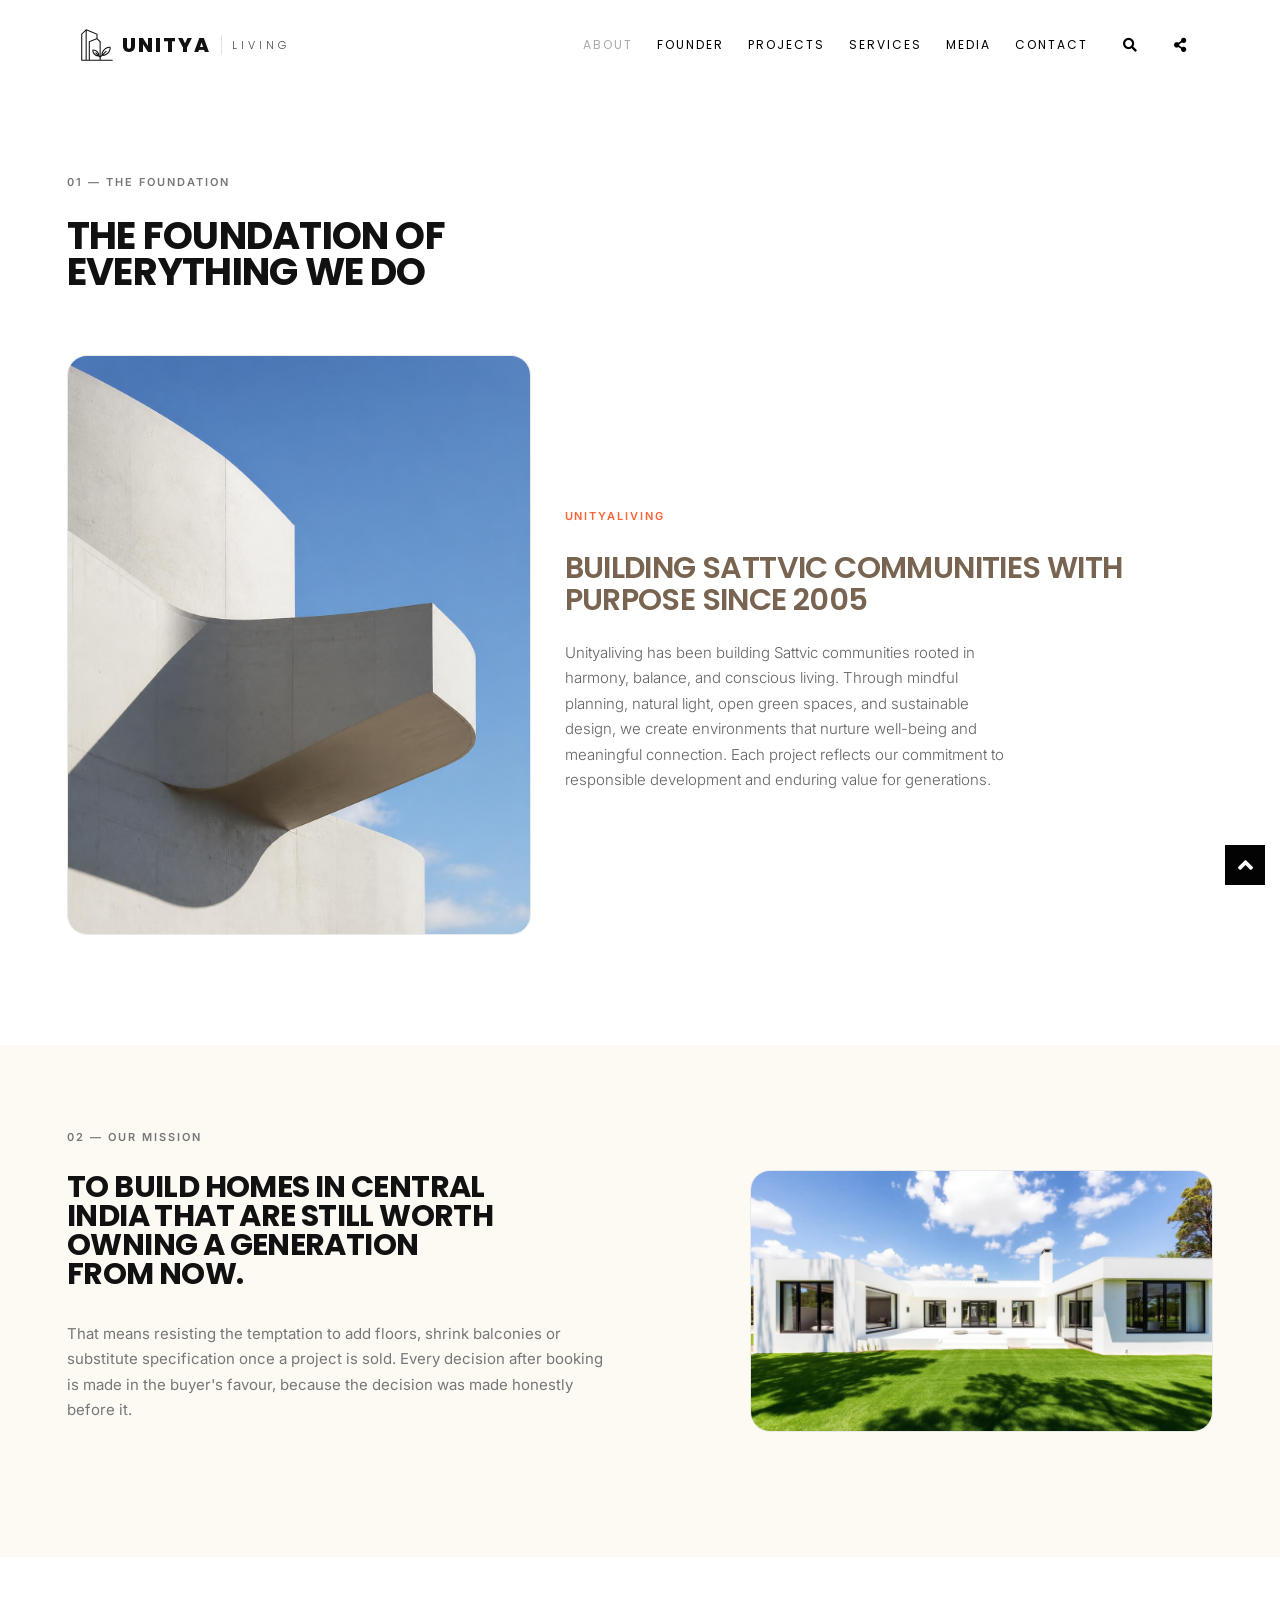
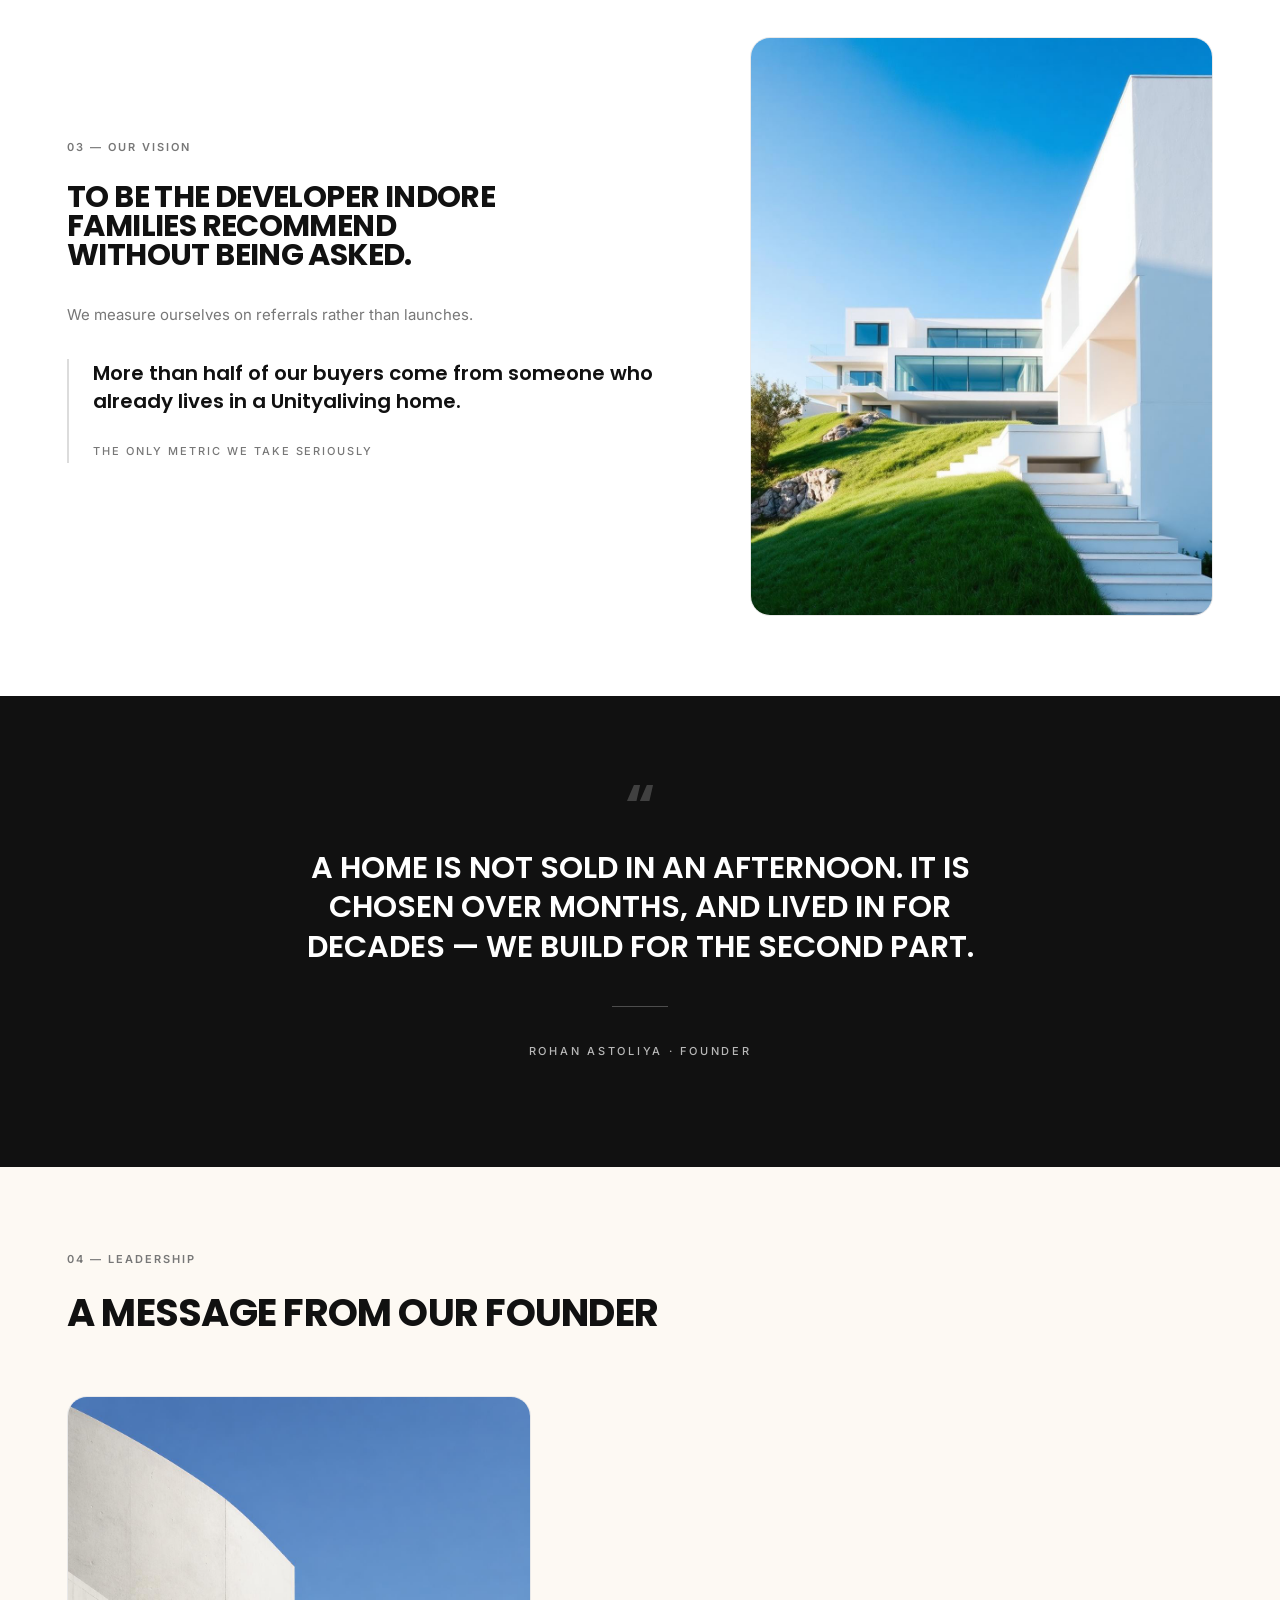
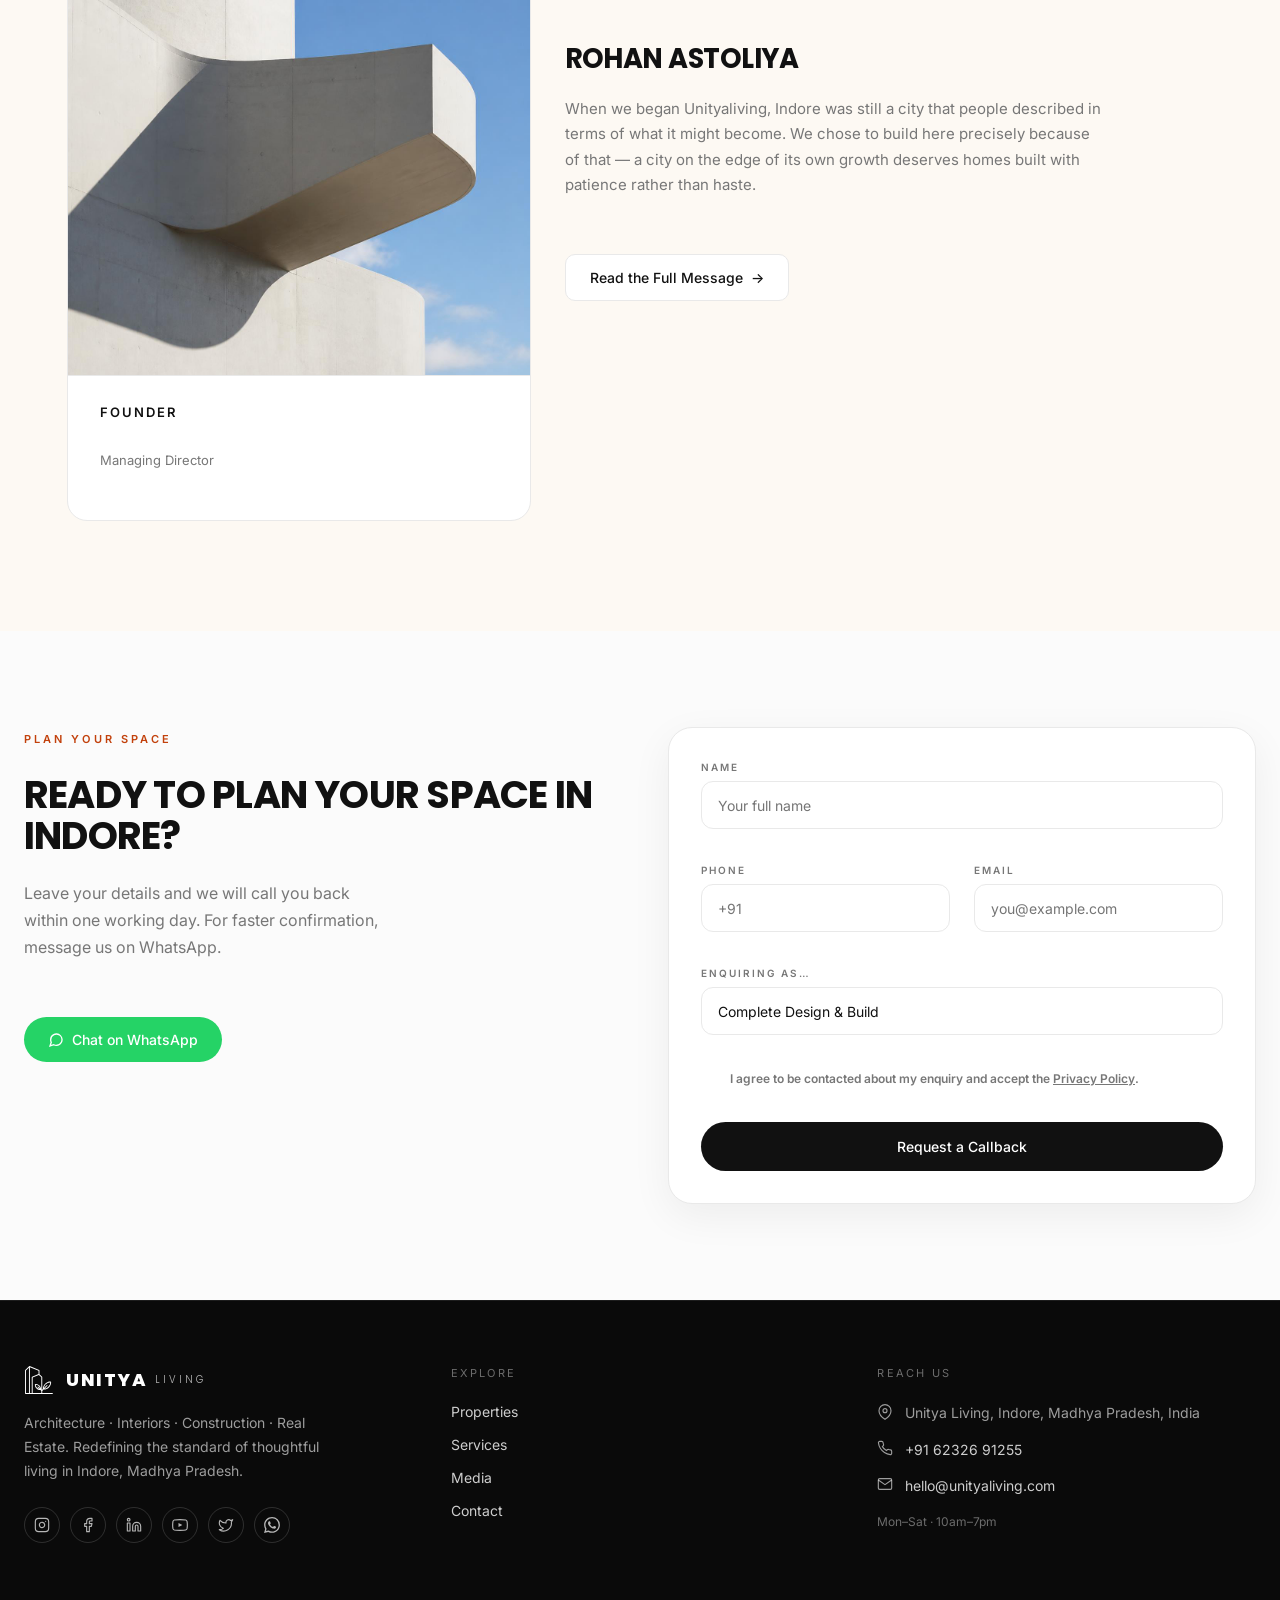
<file: modern/about/index.html>
<!DOCTYPE html>
<html lang="en">
<head>
    <meta charset="utf-8">
    <meta http-equiv="X-UA-Compatible" content="IE=edge">
    <meta name="keywords" content="" />
    <meta name="author" content="" />
    <meta name="robots" content="" />
    <meta name="description" content="About Unitya Living — our foundation, mission and vision. Building Sattvic communities with purpose since 2005." />
    <link rel="icon" href="../images/favicon.ico" type="image/x-icon" />
    <link rel="shortcut icon" type="image/x-icon" href="../images/favicon.png" />
    <title>Modern Template | About Us — Our Story</title>
    <meta name="viewport" content="width=device-width, initial-scale=1">
    <!-- LOADER DISABLED -->
    <link rel="stylesheet" type="text/css" href="../css/bootstrap.min.css">
    <link rel="stylesheet" type="text/css" href="../css/fontawesome/css/font-awesome.min.css" />
    <link rel="stylesheet" type="text/css" href="../css/owl.carousel.min.css">
    <link rel="stylesheet" type="text/css" href="../css/magnific-popup.min.css">
    <link rel="stylesheet" type="text/css" href="../css/style.css">
    <link rel="stylesheet" type="text/css" href="../plugins/revolution/revolution/css/settings.css">
    <link rel="stylesheet" type="text/css" href="../plugins/revolution/revolution/css/navigation.css">
    <link rel="stylesheet" type="text/css" href="../css/fontawesome-arkit.min.css">
    <link rel="stylesheet" type="text/css" href="../css/arkit-services.css">
    <link href="https://fonts.googleapis.com/css?family=Poppins:300,300i,400,400i,500,500i,600,600i,700,800,800i,900" rel="stylesheet">
    <link href="https://fonts.googleapis.com/css?family=Roboto+Condensed:300,300i,400,400i,700,700i" rel="stylesheet">
    <link href="https://fonts.googleapis.com/css?family=Crete+Round:400,400i&amp;subset=latin-ext" rel="stylesheet">
    <link href="https://fonts.googleapis.com/css2?family=Instrument+Serif&family=Inter:wght@300;400;500;600&display=swap" rel="stylesheet">
    <style>
        #welcome .tparrows, #welcome .tp-leftarrow, #welcome .tp-rightarrow { display:none !important; }
        .approach-label { position: relative; display: inline-block; z-index: 1; }
        .approach-label:before { background-color: transparent; position: absolute; content: ""; width: 30px; height: 30px; left: -15px; top: -10px; border: 3px solid #111; opacity: 0.15; z-index: -1; }
        html { scroll-behavior: smooth; }
        #about, #founder, #services, #projects, #media, #contact { scroll-margin-top: 90px; }
        /* Our Story — Unitya exact (adapted to static) */
        .ourstory-eyebrow { font-size: 11px; letter-spacing: 0.18em; text-transform: uppercase; color: #777; font-family: 'Inter', sans-serif; font-weight: 600; }
        .ourstory-display { font-family: 'Poppins', sans-serif; font-weight: 700; line-height: 0.95; letter-spacing: -0.02em; color: #111; text-transform: uppercase; }
        .ourstory-bg-sand { background: #fdf9f3; }
        .ourstory-dark { background: #111; color: #fff; }
        .ourstory-card { border-radius: 20px; overflow: hidden; border: 1px solid #e9e9e9; }
        .ourstory-serif { font-family: 'Poppins', sans-serif; font-weight: 600; }
    </style>
</head>
<body>
<div class="page-wraper">
    <!-- HEADER START -->
    <header class="site-header header-style-1 nav-wide mobile-sider-drawer-menu">
        <div class="sticky-header main-bar-wraper">
            <div class="main-bar bg-white p-t10">
                <div class="container">
                    <div class="logo-header">
                        <div class="logo-header-inner logo-header-one">
                            <a href="../index.html" style="display:flex; align-items:center; gap:8px; text-decoration:none; line-height:1;">
                                                                    <svg viewBox="0 0 512 512" xmlns="http://www.w3.org/2000/svg" style="width:34px; height:34px; display:block; flex-shrink:0;"><path d="m295.393 478v-34.579l-15.762-15.762c-47.655 4.455-100.779-49.254-93.064-97.648a7.991 7.991 0 0 1 6.56-6.7c24.808-4.271 51.7 8.562 70.2 27.06 17.477 17.477 29.832 42.3 27.62 65.976l4.45 4.45v-210.609l-41.297-41.24-105.923 43.287v265.765zm-32.874-67.455c-13.595-3.126-26.813-11.084-37.552-21.822-13.432-13.432-23.616-32.217-23.194-50.236a56.965 56.965 0 0 1 21.948 4.261c23.3 9.157 44.493 32.035 50.112 56.486l-29.688-29.688a8 8 0 1 0 -11.313 11.312zm48.874 10.255 12.351-12.352c-3.628-32.107 13.272-66.205 37.1-90.031a135.1 135.1 0 0 1 45.587-30.369c16.73-6.576 33.626-8.74 48.629-6.133a7.991 7.991 0 0 1 6.56 6.7c5.377 33.647-11.489 69.005-36.53 94.046-23.826 23.826-57.926 40.727-90.032 37.1l-23.663 23.663v34.576h174.605a8 8 0 0 1 0 16h-460a8 8 0 0 1 -8-8v-393.3a7.981 7.981 0 0 1 2.788-6.069l65.934-65.85a7.925 7.925 0 0 1 9.807-1.852l162.471 66.398a7.963 7.963 0 0 1 4.963 7.375h.037v63.585l44.605 44.548a7.982 7.982 0 0 1 2.788 6.068zm28.233-28.234 47.683-47.683a8 8 0 1 1 11.312 11.313l-47.682 47.683c38.336-4.009 75.606-36.907 89.642-72.616 4.653-11.836 6.7-23.61 5.959-34.3-26.541-1.838-54.649 13.029-74.385 32.765-17.277 17.272-30.139 39.972-32.529 62.834zm-305.626 85.434h50.785v-432.734l-50.785 50.72zm66.785 0v-440.128l147.215 60.161v56.207l-110.823 45.288a7.965 7.965 0 0 0 -4.963 7.375h-.037v271.097z" fill="#111" fill-rule="evenodd"/></svg>
                                    <span style="display:flex; align-items:center; gap:10px;">
                                        <span style="font-family:'Poppins',sans-serif; font-weight:800; font-size:20px; letter-spacing:2px; color:#111; line-height:1; text-transform:uppercase;">UNITYA</span>
                                        <span style="width:1px; height:20px; background:#111; opacity:0.12; display:inline-block;"></span>
                                        <span style="font-family:'Poppins',sans-serif; font-weight:300; font-size:11px; letter-spacing:4px; color:#111; opacity:0.75; line-height:1; text-transform:uppercase; padding-top:1px;">LIVING</span>
                                    </span>
                            </a>
                        </div>
                    </div>
                    <button id="mobile-side-drawer" data-target=".header-nav" data-toggle="collapse" type="button" class="navbar-toggler collapsed">
                        <span class="sr-only">Toggle navigation</span>
                        <span class="icon-bar icon-bar-first"></span><span class="icon-bar icon-bar-two"></span><span class="icon-bar icon-bar-three"></span>
                    </button>
                    <div class="header-nav navbar-collapse collapse">
                        <ul class="nav navbar-nav">
                            <li class="active"><a href="./">About</a></li>
                            <li><a href="../founder/">Founder</a></li>
                            <li><a href="../projects/">Projects</a></li>
                            <li><a href="../services/">Services</a></li>
                            <li><a href="../media/">Media</a></li>
                            <li><a href="../index.html#contact">Contact</a></li>
                        </ul>
                    </div>
                    <div class="extra-nav">
                        <div class="extra-cell"><a href="#search" class="site-search-btn"><i class="fa fa-search"></i></a></div>
                        <div class="extra-cell">
                            <div class="dropdown share-icon-btn">
                                <a href="javascript:;" class="site-search-btn dropdown-toggle" data-bs-toggle="dropdown"><i class="fa fa-share-alt"></i></a>
                                <div class="dropdown-menu bg-white"><div class="top-bar"><ul class="social-bx list-inline"><li><a href="javascript:void(0);" class="fa fa-facebook"></a></li><li><a href="javascript:void(0);" class="fa fa-twitter"></a></li><li><a href="javascript:void(0);" class="fa fa-linkedin"></a></li><li><a href="javascript:void(0);" class="fa fa-rss"></a></li><li><a href="javascript:void(0);" class="fa fa-youtube"></a></li><li><a href="javascript:void(0);" class="fa fa-instagram"></a></li></ul></div></div>
                            </div>
                        </div>
                    </div>
                    <div id="search"><span class="close"></span><form role="search" id="searchform" action="/search" method="get" class="radius-xl"><div class="input-group"><input value="" name="q" type="search" placeholder="Type to search" /><span class="input-group-btn"><button type="button" class="search-btn"><i class="fa fa-search"></i></button></span></div></form></div>
                </div>
            </div>
        </div>
    </header>
    <!-- HEADER END -->

    <div class="page-content">

        <!-- 01 — THE FOUNDATION (Unitya Our Story) -->
        <section class="section-full p-t80 p-b80 bg-white">
            <div class="container">
                <div class="row">
                    <div class="col-12">
                        <p class="ourstory-eyebrow">01 — The Foundation</p>
                        <h2 class="ourstory-display mt-3" style="font-size: clamp(1.5rem,3.2vw,2.4rem); max-width: 28ch;">The foundation of<br>everything we do</h2>
                    </div>
                </div>
                <div class="row align-items-stretch m-t40">
                    <div class="col-lg-5 col-md-12 m-b30">
                        <div class="ourstory-card" style="height:100%; min-height:520px;">
                            <img src="../images/our-story/philosophy.jpg" alt="Sculptural white concrete architecture against a blue sky" style="width:100%; height:100%; min-height:520px; object-fit:cover;">
                        </div>
                    </div>
                    <div class="col-lg-7 col-md-12 d-flex align-items-center">
                        <div style="padding:20px 0 20px 10px;">
                            <p style="font-size:11px; font-weight:600; letter-spacing:0.18em; text-transform:uppercase; color:#ff6333; font-family:'Inter',sans-serif;">Unityaliving</p>
                            <h3 class="ourstory-serif" style="margin-top:12px; font-size: clamp(1.3rem,2.4vw,1.9rem); line-height:1.05; letter-spacing:-0.02em; color:#786450; text-transform:uppercase;">Building Sattvic Communities with Purpose Since 2005</h3>
                            <p style="margin-top:24px; max-width:50ch; font-size:15px; line-height:1.7; color:rgba(59,59,59,0.8); font-family:'Inter',sans-serif; font-weight:300;">Unityaliving has been building Sattvic communities rooted in harmony, balance, and conscious living. Through mindful planning, natural light, open green spaces, and sustainable design, we create environments that nurture well-being and meaningful connection. Each project reflects our commitment to responsible development and enduring value for generations.</p>
                        </div>
                    </div>
                </div>
            </div>
        </section>

        <!-- 02 — OUR MISSION -->
        <section class="ourstory-bg-sand section-full p-t80 p-b80">
            <div class="container">
                <div class="row align-items-center">
                    <div class="col-lg-7 col-md-12 m-b30">
                        <p class="ourstory-eyebrow">02 — Our Mission</p>
                        <h2 class="ourstory-display mt-3" style="font-size: clamp(1.3rem,2.4vw,1.9rem); max-width:22ch;">To build homes in Central India that are still worth owning a generation from now.</h2>
                        <p style="margin-top:32px; max-width:60ch; font-size:15px; line-height:1.7; color:#777; font-family:'Inter',sans-serif;">That means resisting the temptation to add floors, shrink balconies or substitute specification once a project is sold. Every decision after booking is made in the buyer's favour, because the decision was made honestly before it.</p>
                    </div>
                    <div class="col-lg-5 col-md-12">
                        <div class="ourstory-card">
                            <img src="../images/our-story/cta.jpg" alt="Modern white residential building against a blue sky" style="width:100%; aspect-ratio:16/9; object-fit:cover;">
                        </div>
                    </div>
                </div>
            </div>
        </section>

        <!-- 03 — OUR VISION -->
        <section class="section-full p-t80 p-b80 bg-white">
            <div class="container">
                <div class="row align-items-center">
                    <div class="col-lg-7 col-md-12 m-b30">
                        <p class="ourstory-eyebrow">03 — Our Vision</p>
                        <h2 class="ourstory-display mt-3" style="font-size: clamp(1.3rem,2.4vw,1.9rem); max-width:22ch;">To be the developer Indore families recommend without being asked.</h2>
                        <p style="margin-top:32px; max-width:60ch; font-size:15px; line-height:1.7; color:#777; font-family:'Inter',sans-serif;">We measure ourselves on referrals rather than launches.</p>
                        <div style="margin-top:32px; border-left:2px solid rgba(17,17,17,0.15); padding-left:24px;">
                            <p class="ourstory-serif" style="font-size:20px; line-height:1.4; color:#111;">More than half of our buyers come from someone who already lives in a Unityaliving home.</p>
                            <p style="margin-top:12px; font-size:11px; font-weight:500; letter-spacing:0.18em; text-transform:uppercase; color:#777; font-family:'Inter',sans-serif;">The only metric we take seriously</p>
                        </div>
                    </div>
                    <div class="col-lg-5 col-md-12">
                        <div class="ourstory-card">
                            <img src="../images/our-story/prop-1.jpg" alt="A Unityaliving residence in Indore" style="width:100%; aspect-ratio:4/5; object-fit:cover;">
                        </div>
                    </div>
                </div>
            </div>
        </section>

        <!-- QUOTE -->
        <section class="ourstory-dark section-full p-tb80">
            <div class="container">
                <div class="row justify-content-center">
                    <div class="col-lg-8 col-md-12 text-center">
                        <span aria-hidden="true" class="ourstory-serif" style="display:block; font-size:4rem; line-height:1; text-align:center; color:rgba(255,255,255,0.2); margin-bottom:4px;">“</span>
                        <p class="ourstory-serif" style="margin-top:8px; font-size: clamp(1.3rem,2.6vw,1.9rem); line-height:1.3; color:#fff; text-transform:uppercase; text-align:center;">A home is not sold in an afternoon. It is chosen over months, and lived in for decades — we build for the second part.</p>
                        <span style="display:block; margin:40px auto 0; width:56px; height:1px; background:rgba(255,255,255,0.25);"></span>
                        <p style="margin-top:32px; font-size:11px; font-weight:500; letter-spacing:0.25em; text-transform:uppercase; color:rgba(255,255,255,0.7); font-family:'Inter',sans-serif;">Rohan Astoliya · Founder</p>
                    </div>
                </div>
            </div>
        </section>

        <!-- 04 — LEADERSHIP -->
        <section class="ourstory-bg-sand section-full p-t80 p-b80">
            <div class="container">
                <div class="row">
                    <div class="col-12">
                        <p class="ourstory-eyebrow">04 — Leadership</p>
                        <h2 class="ourstory-display mt-3" style="font-size: clamp(1.5rem,3.2vw,2.4rem);">A message from our Founder</h2>
                    </div>
                </div>
                <div class="row m-t40 align-items-stretch">
                    <div class="col-lg-5 col-md-12 m-b30">
                        <div class="ourstory-card bg-white" style="height:100%; display:flex; flex-direction:column;">
                            <div style="flex:1; overflow:hidden;">
                                <img src="../images/our-story/philosophy.jpg" alt="Rohan Astoliya, Founder of Unitya Living" style="width:100%; height:100%; min-height:420px; object-fit:cover; object-position:top;">
                            </div>
                            <div style="padding:24px 32px; border-top:1px solid #e9e9e9;">
                                <p style="font-size:13px; font-weight:600; letter-spacing:0.15em; text-transform:uppercase; color:#111; font-family:'Inter',sans-serif;">Founder</p>
                                <p style="margin-top:4px; font-size:13px; color:#777; font-family:'Inter',sans-serif;">Managing Director</p>
                            </div>
                        </div>
                    </div>
                    <div class="col-lg-7 col-md-12 d-flex align-items-center">
                        <div style="padding:10px 0 10px 10px;">
                            <p class="ourstory-display" style="font-size: clamp(1.3rem,2.2vw,1.7rem);">Rohan Astoliya</p>
                            <p style="margin-top:24px; max-width:60ch; font-size:15px; line-height:1.7; color:#777; font-family:'Inter',sans-serif;">When we began Unityaliving, Indore was still a city that people described in terms of what it might become. We chose to build here precisely because of that — a city on the edge of its own growth deserves homes built with patience rather than haste.</p>
                            <a href="about-1.html" style="margin-top:32px; display:inline-flex; align-items:center; gap:8px; border:1px solid #e9e9e9; background:#fff; border-radius:10px; padding:12px 24px; font-size:14px; font-weight:500; color:#111; text-decoration:none; font-family:'Inter',sans-serif;">Read the Full Message <span>→</span></a>
                        </div>
                    </div>
                </div>
            </div>
        </section>

    </div>
    <!-- CONTENT END -->

            <!-- ENQUIRY SECTION — exact copy from Unitya/src/components/site/enquiry-section.tsx:39 -->
        <section id="enquire" style="background:rgba(249,249,249,0.6); padding:96px 0;">
            <div style="max-width:1400px; margin:0 auto; padding:0 24px; display:grid; gap:56px; grid-template-columns: repeat(auto-fit, minmax(320px, 1fr)); align-items:start;">
                <div>
                    <p style="font-size:11px; letter-spacing:0.28em; text-transform:uppercase; color:#c2410c; font-family:'Inter', sans-serif; font-weight:600;">Plan Your Space</p>
                    <h2 style="margin-top:16px; font-family:'Poppins', sans-serif; font-weight:700; font-size: clamp(1.5rem,3.2vw,2.4rem); line-height:1.05; letter-spacing:-0.02em; color:#111; text-transform:uppercase;">Ready to plan your space in Indore?</h2>
                    <p style="margin-top:24px; max-width:36ch; font-size:16px; line-height:1.7; color:#777; font-family:'Inter', sans-serif;">Leave your details and we will call you back within one working day. For faster confirmation, message us on WhatsApp.</p>
                    <a href="https://wa.me/916232691255?text=Hi%20Unitya%20Living%2C%20I%27d%20like%20to%20discuss%20your%20project%20with%20Unitya%20Living.%20Please%20share%20the%20details%20and%20get%20back%20to%20me." target="_blank" rel="noopener noreferrer" style="margin-top:32px; display:inline-flex; align-items:center; gap:8px; background:#25D366; color:#fff; border-radius:999px; padding:12px 24px; font-size:14px; font-weight:500; text-decoration:none; font-family:'Inter', sans-serif;">
                        <svg viewBox="0 0 24 24" fill="none" stroke="currentColor" stroke-width="2" style="width:16px; height:16px;"><path d="M21 11.5a8.38 8.38 0 0 1-.9 3.8 8.5 8.5 0 0 1-7.6 4.7 8.38 8.38 0 0 1-3.8-.9L3 21l1.9-5.7a8.38 8.38 0 0 1-.9-3.8 8.5 8.5 0 0 1 4.7-7.6 8.38 8.38 0 0 1 3.8-.9h.5a8.48 8.48 0 0 1 8 8v.5z"/></svg>
                        Chat on WhatsApp
                    </a>
                </div>
                <div style="background:#fff; border:1px solid #e9e9e9; border-radius:24px; padding:32px; box-shadow:0 12px 40px rgba(0,0,0,0.06);">
                    <form onsubmit="event.preventDefault(); alert('Enquiry received — our team will call you back within one working day.'); this.reset();" style="display:flex; flex-direction:column; gap:24px;" novalidate>
                        <label style="display:block;">
                            <span style="display:block; margin-bottom:6px; font-size:10px; letter-spacing:0.2em; text-transform:uppercase; color:#777; font-family:'Inter',sans-serif;">Name</span>
                            <input type="text" placeholder="Your full name" required style="height:48px; width:100%; border-radius:12px; border:1px solid #e9e9e9; background:#fff; padding:0 16px; font-size:14px; color:#111; outline:none; font-family:'Inter',sans-serif;">
                        </label>
                        <div style="display:grid; gap:24px; grid-template-columns: repeat(auto-fit, minmax(200px, 1fr));">
                            <label style="display:block;">
                                <span style="display:block; margin-bottom:6px; font-size:10px; letter-spacing:0.2em; text-transform:uppercase; color:#777; font-family:'Inter',sans-serif;">Phone</span>
                                <input type="tel" placeholder="+91" required style="height:48px; width:100%; border-radius:12px; border:1px solid #e9e9e9; background:#fff; padding:0 16px; font-size:14px; color:#111; outline:none; font-family:'Inter',sans-serif;">
                            </label>
                            <label style="display:block;">
                                <span style="display:block; margin-bottom:6px; font-size:10px; letter-spacing:0.2em; text-transform:uppercase; color:#777; font-family:'Inter',sans-serif;">Email</span>
                                <input type="email" placeholder="you@example.com" required style="height:48px; width:100%; border-radius:12px; border:1px solid #e9e9e9; background:#fff; padding:0 16px; font-size:14px; color:#111; outline:none; font-family:'Inter',sans-serif;">
                            </label>
                        </div>
                        <label style="display:block;">
                            <span style="display:block; margin-bottom:6px; font-size:10px; letter-spacing:0.2em; text-transform:uppercase; color:#777; font-family:'Inter',sans-serif;">Enquiring as…</span>
                            <select style="height:48px; width:100%; border-radius:12px; border:1px solid #e9e9e9; background:#fff; padding:0 16px; font-size:14px; color:#111; outline:none; font-family:'Inter',sans-serif; cursor:pointer; appearance:none;">
                                <option>Complete Design &amp; Build</option>
                                <option>Architecture</option>
                                <option>Interior Design</option>
                                <option>Exterior Design</option>
                                <option>Construction</option>
                                <option>Real Estate</option>
                                <option>Other</option>
                            </select>
                        </label>
                        <label style="display:flex; align-items:flex-start; gap:12px; cursor:pointer;">
                            <input type="checkbox" required style="margin-top:2px; width:16px; height:16px; accent-color:#111; cursor:pointer;">
                            <span style="font-size:12px; line-height:1.6; color:#777; font-family:'Inter',sans-serif;">I agree to be contacted about my enquiry and accept the <span style="text-decoration:underline;">Privacy Policy</span>.</span>
                        </label>
                        <button type="submit" style="width:100%; background:#111; color:#fff; border-radius:999px; padding:14px 24px; font-size:14px; font-weight:500; border:0; cursor:pointer; font-family:'Inter',sans-serif;">Request a Callback</button>
                    </form>
                </div>
            </div>
        </section>
        <!-- ENQUIRY SECTION END -->

        <!-- FOOTER START -->
    <footer id="contact" class="site-footer footer-dark footer-wide" style="background:#0a0a0a; color:#fff; border-top:1px solid rgba(255,255,255,0.08);">
        <div style="max-width:1400px; margin:0 auto; padding:64px 24px;">
            <div style="display:grid; gap:48px; grid-template-columns: repeat(auto-fit, minmax(250px, 1fr));">
                <!-- Brand -->
                <div>
                    <a href="../index.html" style="display:flex; align-items:center; gap:12px; text-decoration:none;">
                        <svg viewBox="0 0 512 512" xmlns="http://www.w3.org/2000/svg" style="width:30px; height:30px; display:block; flex-shrink:0;"><path d="m295.393 478v-34.579l-15.762-15.762c-47.655 4.455-100.779-49.254-93.064-97.648a7.991 7.991 0 0 1 6.56-6.7c24.808-4.271 51.7 8.562 70.2 27.06 17.477 17.477 29.832 42.3 27.62 65.976l4.45 4.45v-210.609l-41.297-41.24-105.923 43.287v265.765zm-32.874-67.455c-13.595-3.126-26.813-11.084-37.552-21.822-13.432-13.432-23.616-32.217-23.194-50.236a56.965 56.965 0 0 1 21.948 4.261c23.3 9.157 44.493 32.035 50.112 56.486l-29.688-29.688a8 8 0 1 0 -11.313 11.312zm48.874 10.255 12.351-12.352c-3.628-32.107 13.272-66.205 37.1-90.031a135.1 135.1 0 0 1 45.587-30.369c16.73-6.576 33.626-8.74 48.629-6.133a7.991 7.991 0 0 1 6.56 6.7c5.377 33.647-11.489 69.005-36.53 94.046-23.826 23.826-57.926 40.727-90.032 37.1l-23.663 23.663v34.576h174.605a8 8 0 0 1 0 16h-460a8 8 0 0 1 -8-8v-393.3a7.981 7.981 0 0 1 2.788-6.069l65.934-65.85a7.925 7.925 0 0 1 9.807-1.852l162.471 66.398a7.963 7.963 0 0 1 4.963 7.375h.037v63.585l44.605 44.548a7.982 7.982 0 0 1 2.788 6.068zm28.233-28.234 47.683-47.683a8 8 0 1 1 11.312 11.313l-47.682 47.683c38.336-4.009 75.606-36.907 89.642-72.616 4.653-11.836 6.7-23.61 5.959-34.3-26.541-1.838-54.649 13.029-74.385 32.765-17.277 17.272-30.139 39.972-32.529 62.834zm-305.626 85.434h50.785v-432.734l-50.785 50.72zm66.785 0v-440.128l147.215 60.161v56.207l-110.823 45.288a7.965 7.965 0 0 0 -4.963 7.375h-.037v271.097z" fill="white" fill-rule="evenodd"/></svg>
                        <span style="display:flex; align-items:center; gap:8px;">
                            <span style="font-family:'Poppins',sans-serif; font-weight:800; font-size:18px; letter-spacing:1.5px; color:#fff; line-height:1;">UNITYA</span>
                            <span style="font-family:'Poppins',sans-serif; font-weight:300; font-size:10px; letter-spacing:3px; color:rgba(255,255,255,0.7); line-height:1;">LIVING</span>
                        </span>
                    </a>
                    <p style="margin-top:16px; max-width:320px; font-size:14px; line-height:1.7; color:rgba(255,255,255,0.6); font-family:'Inter',sans-serif;">Architecture · Interiors · Construction · Real Estate. Redefining the standard of thoughtful living in Indore, Madhya Pradesh.</p>
                    <div style="margin-top:24px; display:flex; gap:10px; flex-wrap:wrap;">
                        
            <a href="#" target="_blank" rel="noreferrer" aria-label="Instagram" style="display:flex; align-items:center; justify-content:center; width:36px; height:36px; border-radius:999px; border:1px solid rgba(255,255,255,0.15); color:rgba(255,255,255,0.7); text-decoration:none; transition: all 0.2s;">
              <svg viewBox="0 0 24 24" fill="none" stroke="currentColor" stroke-width="1.7" stroke-linecap="round" stroke-linejoin="round" style="width:16px; height:16px; display:block;"><rect x="2" y="2" width="20" height="20" rx="5" ry="5"/><path d="M16 11.37A4 4 0 1 1 12.63 8 4 4 0 0 1 16 11.37z"/><line x1="17.5" y1="6.5" x2="17.51" y2="6.5"/></svg>
            </a>
            <a href="#" target="_blank" rel="noreferrer" aria-label="Facebook" style="display:flex; align-items:center; justify-content:center; width:36px; height:36px; border-radius:999px; border:1px solid rgba(255,255,255,0.15); color:rgba(255,255,255,0.7); text-decoration:none; transition: all 0.2s;">
              <svg viewBox="0 0 24 24" fill="none" stroke="currentColor" stroke-width="1.7" stroke-linecap="round" stroke-linejoin="round" style="width:16px; height:16px; display:block;"><path d="M18 2h-3a5 5 0 0 0-5 5v3H7v4h3v8h4v-8h3l1-4h-4V7a1 1 0 0 1 1-1h3z"/></svg>
            </a>
            <a href="#" target="_blank" rel="noreferrer" aria-label="LinkedIn" style="display:flex; align-items:center; justify-content:center; width:36px; height:36px; border-radius:999px; border:1px solid rgba(255,255,255,0.15); color:rgba(255,255,255,0.7); text-decoration:none; transition: all 0.2s;">
              <svg viewBox="0 0 24 24" fill="none" stroke="currentColor" stroke-width="1.7" stroke-linecap="round" stroke-linejoin="round" style="width:16px; height:16px; display:block;"><path d="M16 8a6 6 0 0 1 6 6v7h-4v-7a2 2 0 0 0-2-2 2 2 0 0 0-2 2v7h-4v-7a6 6 0 0 1 6-6z"/><rect x="2" y="9" width="4" height="12"/><circle cx="4" cy="4" r="2"/></svg>
            </a>
            <a href="#" target="_blank" rel="noreferrer" aria-label="YouTube" style="display:flex; align-items:center; justify-content:center; width:36px; height:36px; border-radius:999px; border:1px solid rgba(255,255,255,0.15); color:rgba(255,255,255,0.7); text-decoration:none; transition: all 0.2s;">
              <svg viewBox="0 0 24 24" fill="none" stroke="currentColor" stroke-width="1.7" stroke-linecap="round" stroke-linejoin="round" style="width:16px; height:16px; display:block;"><path d="M22.54 6.42a2.78 2.78 0 0 0-1.94-2C18.88 4 12 4 12 4s-6.88 0-8.6.46a2.78 2.78 0 0 0-1.94 2A29 29 0 0 0 1 12a29 29 0 0 0 .46 5.58 2.78 2.78 0 0 0 1.94 2C5.12 20 12 20 12 20s6.88 0 8.6-.46a2.78 2.78 0 0 0 1.94-2A29 29 0 0 0 23 12a29 29 0 0 0-.46-5.58z"/><polygon points="9.75 15.02 15.5 12 9.75 8.98 9.75 15.02" fill="currentColor" stroke="none"/></svg>
            </a>
            <a href="#" target="_blank" rel="noreferrer" aria-label="Twitter" style="display:flex; align-items:center; justify-content:center; width:36px; height:36px; border-radius:999px; border:1px solid rgba(255,255,255,0.15); color:rgba(255,255,255,0.7); text-decoration:none; transition: all 0.2s;">
              <svg viewBox="0 0 24 24" fill="none" stroke="currentColor" stroke-width="1.7" stroke-linecap="round" stroke-linejoin="round" style="width:16px; height:16px; display:block;"><path d="M22 4s-.7 2.1-2 3.4c1.6 10-9.4 17.3-18 11.6 2.2.1 4.4-.6 6-2C3 15.5.5 9.6 3 5c2.2 2.6 5.6 4.1 9 4-.9-4.2 4-6.6 7-3.8 1.1 0 3-1.2 3-1.2z"/></svg>
            </a>
            <a href="https://wa.me/916232691255" target="_blank" rel="noreferrer" aria-label="WhatsApp" style="display:flex; align-items:center; justify-content:center; width:36px; height:36px; border-radius:999px; border:1px solid rgba(255,255,255,0.15); color:rgba(255,255,255,0.7); text-decoration:none; transition: all 0.2s;">
              <svg viewBox="0 0 24 24" fill="currentColor" style="width:16px; height:16px; display:block;"><path d="M17.472 14.382c-.297-.149-1.758-.867-2.03-.967-.273-.099-.471-.148-.67.15-.197.297-.767.966-.94 1.164-.173.199-.347.223-.644.075-.297-.15-1.255-.463-2.39-1.475-.883-.788-1.48-1.761-1.653-2.059-.173-.297-.018-.458.13-.606.134-.133.298-.347.446-.52.149-.174.198-.298.298-.497.099-.198.05-.371-.025-.52-.075-.149-.669-1.612-.916-2.207-.242-.579-.487-.5-.669-.51-.173-.008-.371-.01-.57-.01-.198 0-.52.074-.792.372-.272.297-1.04 1.016-1.04 2.479 0 1.462 1.065 2.875 1.213 3.074.149.198 2.096 3.2 5.077 4.487.709.306 1.262.489 1.694.625.712.227 1.36.195 1.871.118.571-.085 1.758-.719 2.006-1.413.248-.694.248-1.289.173-1.413-.074-.124-.272-.198-.57-.347m-5.421 7.403h-.004a9.87 9.87 0 01-5.031-1.378l-.361-.214-3.741.982.998-3.648-.235-.374a9.86 9.86 0 01-1.51-5.26c.001-5.45 4.436-9.884 9.888-9.884 2.64 0 5.122 1.03 6.988 2.898a9.825 9.825 0 012.893 6.994c-.003 5.45-4.437 9.884-9.885 9.884m8.413-18.297A11.815 11.815 0 0012.05 0C5.495 0 .16 5.335.157 11.892c0 2.096.547 4.142 1.588 5.945L.057 24l6.305-1.654a11.882 11.882 0 005.683 1.448h.005c6.554 0 11.89-5.335 11.893-11.893a11.821 11.821 0 00-3.48-8.413z"/></svg>
            </a>
                    </div>
                </div>
                <!-- Explore -->
                <div>
                    <div style="font-size:11px; letter-spacing:0.2em; text-transform:uppercase; color:rgba(255,255,255,0.4); font-family:'Inter',sans-serif;">Explore</div>
                    <ul style="margin-top:20px; list-style:none; padding:0; display:flex; flex-direction:column; gap:12px;">
                        
              <li><a href="../projects/" style="color:rgba(255,255,255,0.8); text-decoration:none; font-size:14px; font-family:'Inter',sans-serif;">Properties</a></li>
              <li><a href="../services/" style="color:rgba(255,255,255,0.8); text-decoration:none; font-size:14px; font-family:'Inter',sans-serif;">Services</a></li>
              <li><a href="../media/" style="color:rgba(255,255,255,0.8); text-decoration:none; font-size:14px; font-family:'Inter',sans-serif;">Media</a></li>
              <li><a href="../index.html#contact" style="color:rgba(255,255,255,0.8); text-decoration:none; font-size:14px; font-family:'Inter',sans-serif;">Contact</a></li>
                    </ul>
                </div>
                <!-- Reach us -->
                <div>
                    <div style="font-size:11px; letter-spacing:0.2em; text-transform:uppercase; color:rgba(255,255,255,0.4); font-family:'Inter',sans-serif;">Reach us</div>
                    <ul style="margin-top:20px; list-style:none; padding:0; display:flex; flex-direction:column; gap:16px;">
                        <li style="display:flex; gap:12px; font-size:14px; line-height:1.6; color:rgba(255,255,255,0.6); font-family:'Inter',sans-serif;">
                            <svg viewBox="0 0 24 24" fill="none" stroke="currentColor" stroke-width="1.7" style="width:16px; height:16px; flex-shrink:0; margin-top:2px;"><path d="M21 10c0 7-9 13-9 13s-9-6-9-13a9 9 0 0 1 18 0z"/><circle cx="12" cy="10" r="3"/></svg>
                            <span>Unitya Living, Indore, Madhya Pradesh, India</span>
                        </li>
                        <li style="display:flex; gap:12px; font-size:14px; color:rgba(255,255,255,0.6); font-family:'Inter',sans-serif;">
                            <svg viewBox="0 0 24 24" fill="none" stroke="currentColor" stroke-width="1.7" style="width:16px; height:16px; flex-shrink:0;"><path d="M22 16.92v3a2 2 0 0 1-2.18 2 19.79 19.79 0 0 1-8.63-3.07 19.5 19.5 0 0 1-6-6 19.79 19.79 0 0 1-3.07-8.67A2 2 0 0 1 4.11 2h3a2 2 0 0 1 2 1.72 12.84 12.84 0 0 0 .7 2.81 a2 2 0 0 1-.45 2.11L8.09 9.91a16 16 0 0 0 6 6l1.27-1.27a2 2 0 0 1 2.11-.45 12.84 12.84 0 0 0 2.81.7A2 2 0 0 1 22 16.92z"/></svg>
                            <a href="tel:+916232691255" style="color:rgba(255,255,255,0.8); text-decoration:none;">+91 62326 91255</a>
                        </li>
                        <li style="display:flex; gap:12px; font-size:14px; color:rgba(255,255,255,0.6); font-family:'Inter',sans-serif;">
                            <svg viewBox="0 0 24 24" fill="none" stroke="currentColor" stroke-width="1.7" style="width:16px; height:16px; flex-shrink:0;"><path d="M4 4h16c1.1 0 2 .9 2 2v12c0 1.1-.9 2-2 2H4c-1.1 0-2-.9-2-2V6c0-1.1.9-2 2-2z"/><polyline points="22,6 12,13 2,6"/></svg>
                            <a href="mailto:hello@unityaliving.com" style="color:rgba(255,255,255,0.8); text-decoration:none;">hello@unityaliving.com</a>
                        </li>
                        <li style="font-size:12px; color:rgba(255,255,255,0.4); font-family:'Inter',sans-serif;">Mon–Sat · 10am–7pm</li>
                    </ul>
                </div>
            </div>
        </div>
</footer>
    <!-- FOOTER END -->
    <button class="scroltop"><span class="fa fa-angle-up relative" id="btn-vibrate"></span></button>
</div>
<script src="../js/jquery-3.7.1.min.js"></script>
<script src="../js/popper.min.js"></script>
<script src="../js/bootstrap.min.js"></script>
<script src="../js/magnific-popup.min.js"></script>
<script src="../js/waypoints.min.js"></script>
<script src="../js/counterup.min.js"></script>
<script src="../js/waypoints-sticky.min.js"></script>
<script src="../js/isotope.pkgd.min.js"></script>
<script src="../js/imagesloaded.pkgd.min.js"></script>
<script src="../js/owl.carousel.min.js"></script>
<script src="../js/jquery.owl-filter.js"></script>
<script src="../js/scrolla.min.js"></script>
<script src="../js/custom.js"></script>
<script src="../js/shortcode.js"></script>
<script src="../js/particles.js"></script>
<script src="../js/app.js"></script>
</body>
</html>
</file>
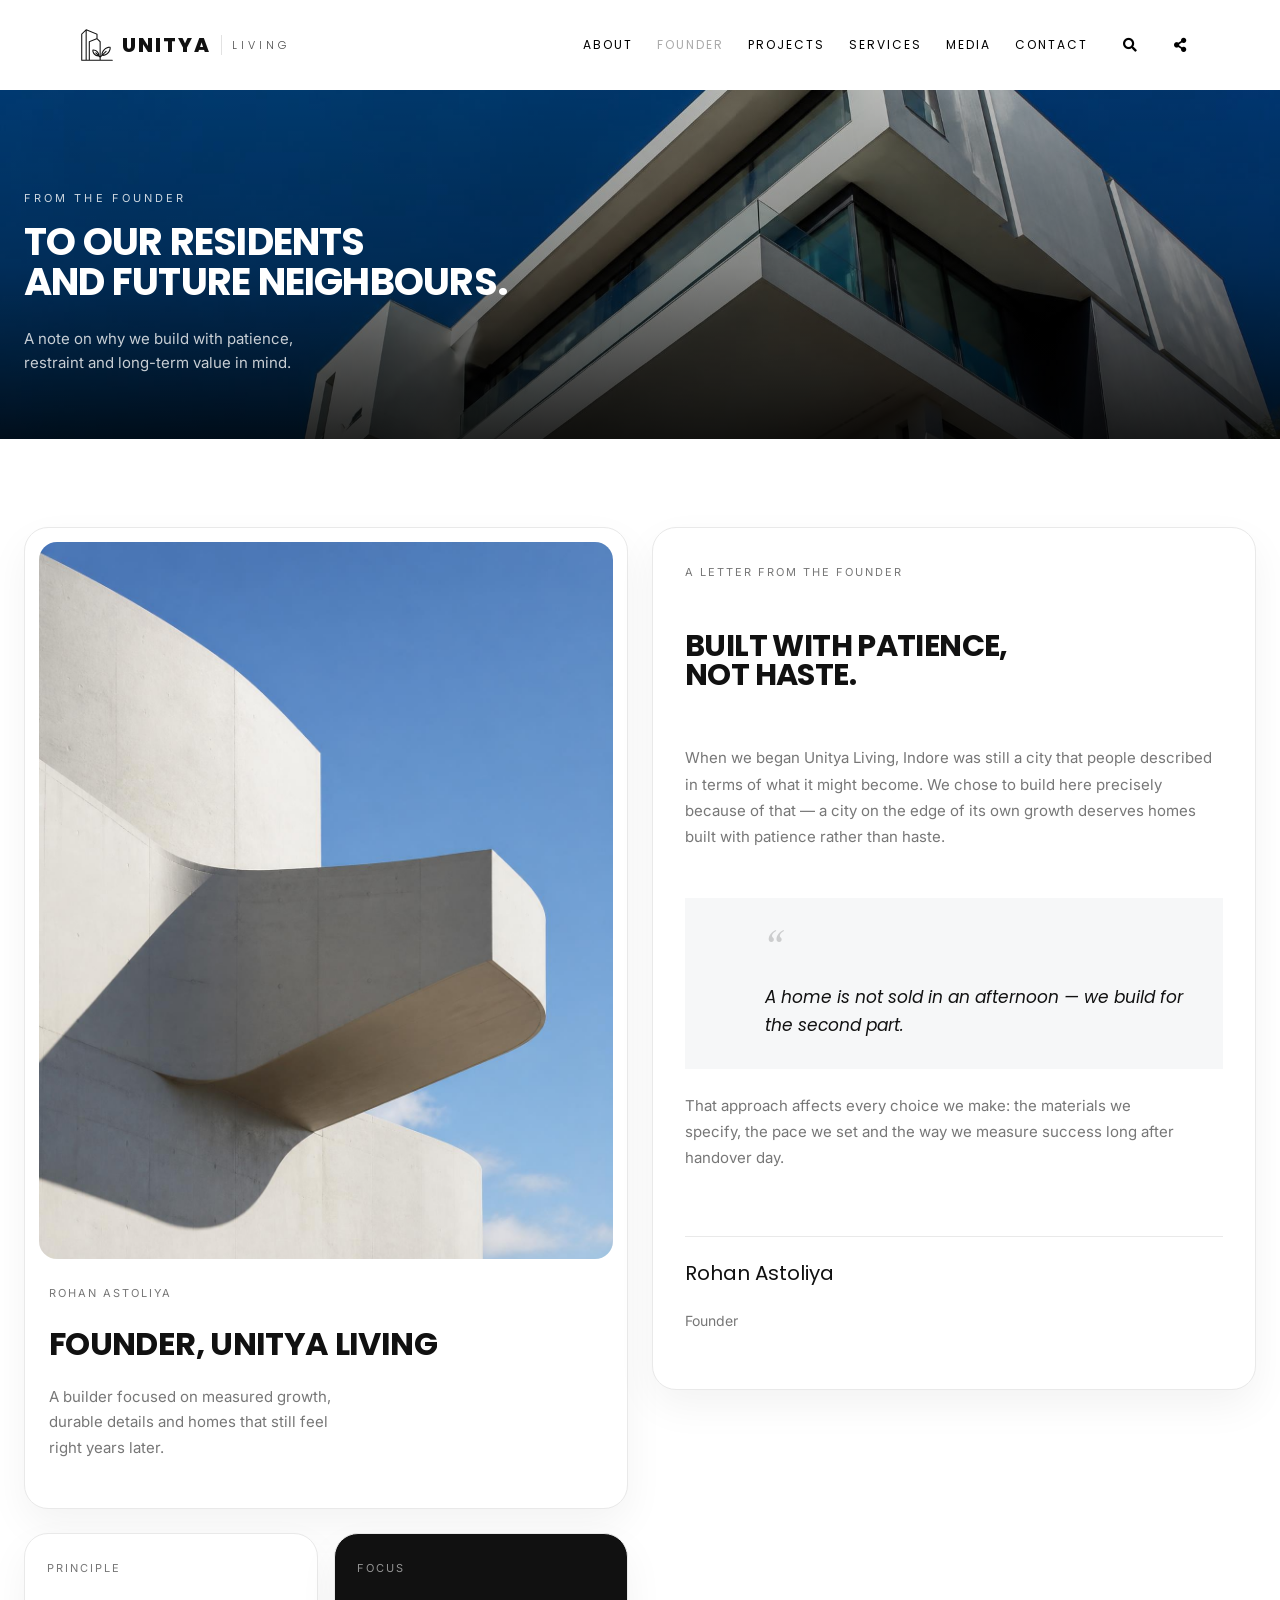
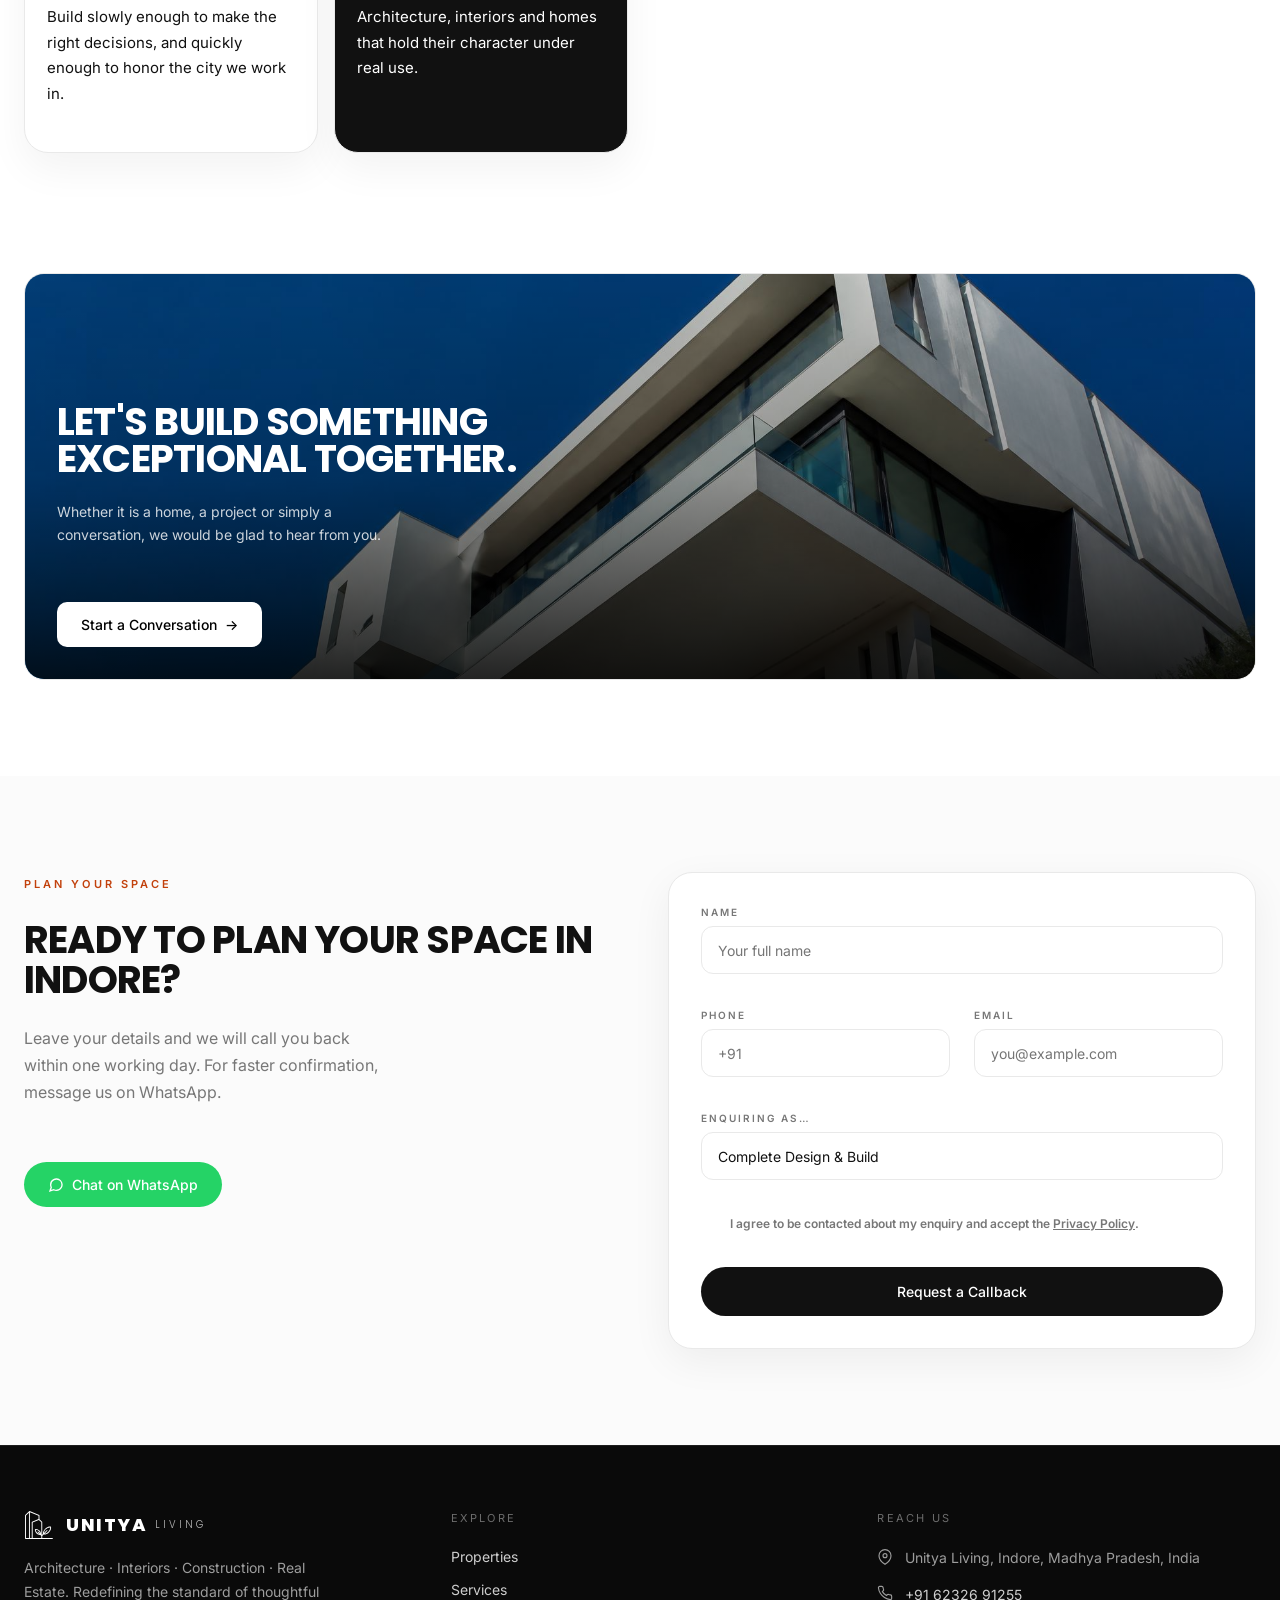
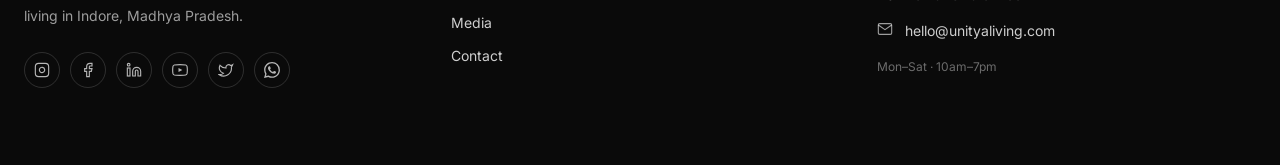
<file: modern/founder/index.html>
<!DOCTYPE html>
<html lang="en">
<head>
    <meta charset="utf-8">
    <meta http-equiv="X-UA-Compatible" content="IE=edge">
    <meta name="description" content="A letter from Rohan Astoliya, founder of Unitya Living — on why we build homes in Indore with patience rather than haste." />
    <link rel="icon" href="../images/favicon.ico" type="image/x-icon" />
    <link rel="shortcut icon" type="image/x-icon" href="../images/favicon.png" />
    <title>Founder — Unitya Living</title>
    <meta name="viewport" content="width=device-width, initial-scale=1">
    <link rel="stylesheet" type="text/css" href="../css/bootstrap.min.css">
    <link rel="stylesheet" type="text/css" href="../css/fontawesome/css/font-awesome.min.css" />
    <link rel="stylesheet" type="text/css" href="../css/owl.carousel.min.css">
    <link rel="stylesheet" type="text/css" href="../css/magnific-popup.min.css">
    <link rel="stylesheet" type="text/css" href="../css/style.css">
    <link rel="stylesheet" type="text/css" href="../css/fontawesome-arkit.min.css">
    <link rel="stylesheet" type="text/css" href="../css/arkit-services.css">
    <link href="https://fonts.googleapis.com/css?family=Poppins:300,300i,400,400i,500,500i,600,600i,700,800,800i,900" rel="stylesheet">
    <link href="https://fonts.googleapis.com/css2?family=Instrument+Serif&family=Inter:wght@300;400;500;600&display=swap" rel="stylesheet">
    <style>
        .display { font-family: 'Poppins', sans-serif; font-weight: 700; line-height: 0.95; letter-spacing: -0.02em; text-transform: uppercase; }
        .eyebrow { font-size: 0.6875rem; letter-spacing: 0.18em; text-transform: uppercase; color: #777; font-family: 'Inter', sans-serif; }
        .founder-panel { border: 1px solid #e9e9e9; border-radius: 24px; background: #fff; box-shadow: 0 16px 40px rgba(0,0,0,0.05); }
        html { scroll-behavior: smooth; }
    </style>
</head>
<body>
<div class="page-wraper">
    <header class="site-header header-style-1 nav-wide mobile-sider-drawer-menu">
        <div class="sticky-header main-bar-wraper">
            <div class="main-bar bg-white p-t10">
                <div class="container">
                    <div class="logo-header">
                        <div class="logo-header-inner logo-header-one">
                            <a href="../index.html" style="display:flex; align-items:center; gap:8px; text-decoration:none; line-height:1;">
                                <svg viewBox="0 0 512 512" xmlns="http://www.w3.org/2000/svg" style="width:34px; height:34px; display:block; flex-shrink:0;"><path d="m295.393 478v-34.579l-15.762-15.762c-47.655 4.455-100.779-49.254-93.064-97.648a7.991 7.991 0 0 1 6.56-6.7c24.808-4.271 51.7 8.562 70.2 27.06 17.477 17.477 29.832 42.3 27.62 65.976l4.45 4.45v-210.609l-41.297-41.24-105.923 43.287v265.765zm-32.874-67.455c-13.595-3.126-26.813-11.084-37.552-21.822-13.432-13.432-23.616-32.217-23.194-50.236a56.965 56.965 0 0 1 21.948 4.261c23.3 9.157 44.493 32.035 50.112 56.486l-29.688-29.688a8 8 0 1 0 -11.313 11.312zm48.874 10.255 12.351-12.352c-3.628-32.107 13.272-66.205 37.1-90.031a135.1 135.1 0 0 1 45.587-30.369c16.73-6.576 33.626-8.74 48.629-6.133a7.991 7.991 0 0 1 6.56 6.7c5.377 33.647-11.489 69.005-36.53 94.046-23.826 23.826-57.926 40.727-90.032 37.1l-23.663 23.663v34.576h174.605a8 8 0 0 1 0 16h-460a8 8 0 0 1 -8-8v-393.3a7.981 7.981 0 0 1 2.788-6.069l65.934-65.85a7.925 7.925 0 0 1 9.807-1.852l162.471 66.398a7.963 7.963 0 0 1 4.963 7.375h.037v63.585l44.605 44.548a7.982 7.982 0 0 1 2.788 6.068zm28.233-28.234 47.683-47.683a8 8 0 1 1 11.312 11.313l-47.682 47.683c38.336-4.009 75.606-36.907 89.642-72.616 4.653-11.836 6.7-23.61 5.959-34.3-26.541-1.838-54.649 13.029-74.385 32.765-17.277 17.272-30.139 39.972-32.529 62.834zm-305.626 85.434h50.785v-432.734l-50.785 50.72zm66.785 0v-440.128l147.215 60.161v56.207l-110.823 45.288a7.965 7.965 0 0 0 -4.963 7.375h-.037v271.097z" fill="#111" fill-rule="evenodd"/></svg>
                                <span style="display:flex; align-items:center; gap:10px;">
                                    <span style="font-family:'Poppins',sans-serif; font-weight:800; font-size:20px; letter-spacing:2px; color:#111; line-height:1; text-transform:uppercase;">UNITYA</span>
                                    <span style="width:1px; height:20px; background:#111; opacity:0.12; display:inline-block;"></span>
                                    <span style="font-family:'Poppins',sans-serif; font-weight:300; font-size:11px; letter-spacing:4px; color:#111; opacity:0.75; line-height:1; text-transform:uppercase; padding-top:1px;">LIVING</span>
                                </span>
                            </a>
                        </div>
                    </div>
                    <button id="mobile-side-drawer" data-target=".header-nav" data-toggle="collapse" type="button" class="navbar-toggler collapsed">
                        <span class="sr-only">Toggle navigation</span>
                        <span class="icon-bar icon-bar-first"></span><span class="icon-bar icon-bar-two"></span><span class="icon-bar icon-bar-three"></span>
                    </button>
                    <div class="header-nav navbar-collapse collapse">
                        <ul class="nav navbar-nav">
                            <li><a href="../about/">About</a></li>
                            <li class="active"><a href="./">Founder</a></li>
                            <li><a href="../index.html#projects">Projects</a></li>
                            <li><a href="../services/">Services</a></li>
                            <li><a href="../media/">Media</a></li>
                            <li><a href="../index.html#contact">Contact</a></li>
                        </ul>
                    </div>
                    <div class="extra-nav">
                        <div class="extra-cell"><a href="#search" class="site-search-btn"><i class="fa fa-search"></i></a></div>
                        <div class="extra-cell">
                            <div class="dropdown share-icon-btn">
                                <a href="javascript:;" class="site-search-btn dropdown-toggle" data-bs-toggle="dropdown"><i class="fa fa-share-alt"></i></a>
                                <div class="dropdown-menu bg-white"><div class="top-bar"><ul class="social-bx list-inline"><li><a href="javascript:void(0);" class="fa fa-facebook"></a></li><li><a href="javascript:void(0);" class="fa fa-twitter"></a></li><li><a href="javascript:void(0);" class="fa fa-linkedin"></a></li><li><a href="javascript:void(0);" class="fa fa-rss"></a></li><li><a href="javascript:void(0);" class="fa fa-youtube"></a></li><li><a href="javascript:void(0);" class="fa fa-instagram"></a></li></ul></div></div>
                            </div>
                        </div>
                    </div>
                    <div id="search"><span class="close"></span><form role="search" id="searchform" action="/search" method="get" class="radius-xl"><div class="input-group"><input value="" name="q" type="search" placeholder="Type to search" /><span class="input-group-btn"><button type="button" class="search-btn"><i class="fa fa-search"></i></button></span></div></form></div>
                </div>
            </div>
        </div>
    </header>

    <div class="page-content">
        <!-- PAGE HERO -->
        <section style="position:relative; display:flex; min-height:32vh; align-items:flex-end; overflow:hidden; background:#000;">
            <img src="../images/our-story/hero-building.jpg" alt="Modern white residential building against a blue sky" style="position:absolute; inset:0; width:100%; height:100%; object-fit:cover;" loading="eager">
            <div style="position:absolute; inset:0; background: linear-gradient(to top, rgba(0,0,0,0.85) 0%, rgba(0,0,0,0.45) 50%, rgba(0,0,0,0.25) 100%);"></div>
            <div style="position:relative; z-index:1; width:100%; max-width:1400px; margin:0 auto; padding:96px 24px 40px;">
                <p style="margin-bottom:12px; font-size:11px; letter-spacing:0.28em; text-transform:uppercase; color:rgba(255,255,255,0.8); font-family:'Inter',sans-serif;">From the founder</p>
                <h1 class="display" style="max-width:22ch; font-size: clamp(1.5rem,3.2vw,2.4rem); line-height:1.05; color:#fff;">To our residents<br>and future neighbours.</h1>
                <p style="margin-top:16px; max-width:36ch; font-size:15px; line-height:1.6; color:rgba(255,255,255,0.78); font-family:'Inter',sans-serif;">A note on why we build with patience, restraint and long-term value in mind.</p>
            </div>
        </section>

        <!-- FOUNDER LETTER -->
        <section style="max-width:1400px; margin:0 auto; padding:88px 24px 96px;">
            <div style="display:grid; gap:24px; grid-template-columns: repeat(auto-fit, minmax(320px, 1fr)); align-items:start;">
                <div style="display:flex; flex-direction:column; gap:24px;">
                    <div class="founder-panel" style="overflow:hidden;">
                        <div style="padding:14px 14px 0;">
                            <div style="overflow:hidden; border-radius:18px;">
                                <img src="../images/our-story/philosophy.jpg" alt="Rohan Astoliya, Founder of Unitya Living" style="width:100%; aspect-ratio:4/5; object-fit:cover; display:block; object-position:top;">
                            </div>
                        </div>
                        <div style="padding:22px 24px 24px;">
                            <p class="eyebrow">Rohan Astoliya</p>
                            <h2 class="display" style="margin-top:10px; font-size: clamp(1.5rem,2.6vw,2rem); color:#111;">Founder, Unitya Living</h2>
                            <p style="margin-top:14px; max-width:34ch; font-size:15px; line-height:1.7; color:#777; font-family:'Inter',sans-serif;">A builder focused on measured growth, durable details and homes that still feel right years later.</p>
                        </div>
                    </div>
                    <div style="display:grid; gap:16px; grid-template-columns: repeat(auto-fit, minmax(180px, 1fr));">
                        <div class="founder-panel" style="padding:22px;">
                            <p class="eyebrow">Principle</p>
                            <p style="margin-top:12px; font-size:15px; line-height:1.7; color:#111; font-family:'Inter',sans-serif;">Build slowly enough to make the right decisions, and quickly enough to honor the city we work in.</p>
                        </div>
                        <div class="founder-panel" style="padding:22px; background:#111;">
                            <p style="font-size:11px; letter-spacing:0.18em; text-transform:uppercase; color:rgba(255,255,255,0.55); font-family:'Inter',sans-serif;">Focus</p>
                            <p style="margin-top:12px; font-size:15px; line-height:1.7; color:#fff; font-family:'Inter',sans-serif;">Architecture, interiors and homes that hold their character under real use.</p>
                        </div>
                    </div>
                </div>
                <div class="founder-panel" style="padding:32px; display:flex; flex-direction:column; justify-content:center;">
                    <p style="font-size:11px; letter-spacing:0.18em; text-transform:uppercase; color:#777; font-family:'Inter',sans-serif;">A letter from the founder</p>
                    <h2 class="display" style="margin-top:24px; font-size: clamp(1.3rem,2.6vw,1.9rem); color:#111;">Built with patience,<br>not haste.</h2>
                    <div style="margin-top:32px; display:flex; flex-direction:column; gap:24px;">
                        <p style="max-width:60ch; font-size:15px; line-height:1.75; color:#777; font-family:'Inter',sans-serif;">When we began Unitya Living, Indore was still a city that people described in terms of what it might become. We chose to build here precisely because of that — a city on the edge of its own growth deserves homes built with patience rather than haste.</p>
                        <blockquote style="margin:0; font-family:'Poppins', sans-serif; font-size:17px; line-height:1.6; font-style:italic; color:#111;">
                            <span aria-hidden="true" style="display:block; font-family:'Instrument Serif', serif; font-size:52px; line-height:1; color:rgba(17,17,17,0.18); margin-bottom:4px;">“</span>
                            A home is not sold in an afternoon — we build for the second part.
                        </blockquote>
                        <p style="max-width:56ch; font-size:15px; line-height:1.75; color:#777; font-family:'Inter',sans-serif;">That approach affects every choice we make: the materials we specify, the pace we set and the way we measure success long after handover day.</p>
                    </div>
                    <div style="margin-top:40px; border-top:1px solid #e9e9e9; padding-top:24px;">
                        <p style="font-family:'Poppins', sans-serif; font-size:20px; color:#111;">Rohan Astoliya</p>
                        <p style="margin-top:4px; font-size:14px; color:#777; font-family:'Inter',sans-serif;">Founder</p>
                    </div>
                </div>
            </div>
        </section>

        <!-- CTA -->
        <section style="padding:24px 24px 96px;">
            <div style="position:relative; max-width:1400px; margin:0 auto; overflow:hidden; border-radius:20px; border:1px solid #e9e9e9;">
                <img src="../images/our-story/hero-building.jpg" alt="" aria-hidden="true" style="width:100%; height:45vh; min-height:360px; object-fit:cover;" loading="lazy">
                <div style="position:absolute; inset:0; background: linear-gradient(to top, rgba(0,0,0,0.85) 0%, rgba(0,0,0,0.4) 50%, rgba(0,0,0,0.2) 100%);"></div>
                <div style="position:absolute; inset:auto 0 0 0; padding:32px;">
                    <h2 class="display" style="max-width:22ch; font-size: clamp(1.5rem,3.2vw,2.4rem); color:#fff;">Let's build something exceptional together.</h2>
                    <p style="margin-top:16px; max-width:36ch; font-size:14px; line-height:1.6; color:rgba(255,255,255,0.8); font-family:'Inter',sans-serif;">Whether it is a home, a project or simply a conversation, we would be glad to hear from you.</p>
                    <a href="../index.html#contact" style="margin-top:32px; display:inline-flex; align-items:center; gap:8px; background:#fff; border-radius:10px; padding:12px 24px; font-size:14px; font-weight:500; color:#000; text-decoration:none; font-family:'Inter',sans-serif;">Start a Conversation <span>→</span></a>
                </div>
            </div>
        </section>
    </div>

    <!-- ENQUIRY SECTION — exact copy -->
    <section id="enquire" style="background:rgba(249,249,249,0.6); padding:96px 0;">
        <div style="max-width:1400px; margin:0 auto; padding:0 24px; display:grid; gap:56px; grid-template-columns: repeat(auto-fit, minmax(320px, 1fr)); align-items:start;">
            <div>
                <p style="font-size:11px; letter-spacing:0.28em; text-transform:uppercase; color:#c2410c; font-family:'Inter', sans-serif; font-weight:600;">Plan Your Space</p>
                <h2 style="margin-top:16px; font-family:'Poppins', sans-serif; font-weight:700; font-size: clamp(1.5rem,3.2vw,2.4rem); line-height:1.05; letter-spacing:-0.02em; color:#111; text-transform:uppercase;">Ready to plan your space in Indore?</h2>
                <p style="margin-top:24px; max-width:36ch; font-size:16px; line-height:1.7; color:#777; font-family:'Inter', sans-serif;">Leave your details and we will call you back within one working day. For faster confirmation, message us on WhatsApp.</p>
                <a href="https://wa.me/916232691255?text=Hi%20Unitya%20Living%2C%20I%27d%20like%20to%20discuss%20your%20project%20with%20Unitya%20Living.%20Please%20share%20the%20details%20and%20get%20back%20to%20me." target="_blank" rel="noopener noreferrer" style="margin-top:32px; display:inline-flex; align-items:center; gap:8px; background:#25D366; color:#fff; border-radius:999px; padding:12px 24px; font-size:14px; font-weight:500; text-decoration:none; font-family:'Inter', sans-serif;">
                    <svg viewBox="0 0 24 24" fill="none" stroke="currentColor" stroke-width="2" style="width:16px; height:16px;"><path d="M21 11.5a8.38 8.38 0 0 1-.9 3.8 8.5 8.5 0 0 1-7.6 4.7 8.38 8.38 0 0 1-3.8-.9L3 21l1.9-5.7a8.38 8.38 0 0 1-.9-3.8 8.5 8.5 0 0 1 4.7-7.6 8.38 8.38 0 0 1 3.8-.9h.5a8.48 8.48 0 0 1 8 8v.5z"/></svg>
                    Chat on WhatsApp
                </a>
            </div>
            <div style="background:#fff; border:1px solid #e9e9e9; border-radius:24px; padding:32px; box-shadow:0 12px 40px rgba(0,0,0,0.06);">
                <form onsubmit="event.preventDefault(); alert('Enquiry received — our team will call you back within one working day.'); this.reset();" style="display:flex; flex-direction:column; gap:24px;" novalidate>
                    <label style="display:block;"><span style="display:block; margin-bottom:6px; font-size:10px; letter-spacing:0.2em; text-transform:uppercase; color:#777; font-family:'Inter',sans-serif;">Name</span><input type="text" placeholder="Your full name" required style="height:48px; width:100%; border-radius:12px; border:1px solid #e9e9e9; background:#fff; padding:0 16px; font-size:14px; color:#111; outline:none; font-family:'Inter',sans-serif;"></label>
                    <div style="display:grid; gap:24px; grid-template-columns: repeat(auto-fit, minmax(200px, 1fr));"><label style="display:block;"><span style="display:block; margin-bottom:6px; font-size:10px; letter-spacing:0.2em; text-transform:uppercase; color:#777; font-family:'Inter',sans-serif;">Phone</span><input type="tel" placeholder="+91" required style="height:48px; width:100%; border-radius:12px; border:1px solid #e9e9e9; background:#fff; padding:0 16px; font-size:14px; color:#111; outline:none; font-family:'Inter',sans-serif;"></label><label style="display:block;"><span style="display:block; margin-bottom:6px; font-size:10px; letter-spacing:0.2em; text-transform:uppercase; color:#777; font-family:'Inter',sans-serif;">Email</span><input type="email" placeholder="you@example.com" required style="height:48px; width:100%; border-radius:12px; border:1px solid #e9e9e9; background:#fff; padding:0 16px; font-size:14px; color:#111; outline:none; font-family:'Inter',sans-serif;"></label></div>
                    <label style="display:block;"><span style="display:block; margin-bottom:6px; font-size:10px; letter-spacing:0.2em; text-transform:uppercase; color:#777; font-family:'Inter',sans-serif;">Enquiring as…</span><select style="height:48px; width:100%; border-radius:12px; border:1px solid #e9e9e9; background:#fff; padding:0 16px; font-size:14px; color:#111; outline:none; font-family:'Inter',sans-serif; cursor:pointer; appearance:none;"><option>Complete Design &amp; Build</option><option>Architecture</option><option>Interior Design</option><option>Exterior Design</option><option>Construction</option><option>Real Estate</option><option>Other</option></select></label>
                    <label style="display:flex; align-items:flex-start; gap:12px; cursor:pointer;"><input type="checkbox" required style="margin-top:2px; width:16px; height:16px; accent-color:#111; cursor:pointer;"><span style="font-size:12px; line-height:1.6; color:#777; font-family:'Inter',sans-serif;">I agree to be contacted about my enquiry and accept the <span style="text-decoration:underline;">Privacy Policy</span>.</span></label>
                    <button type="submit" style="width:100%; background:#111; color:#fff; border-radius:999px; padding:14px 24px; font-size:14px; font-weight:500; border:0; cursor:pointer; font-family:'Inter',sans-serif;">Request a Callback</button>
                </form>
            </div>
        </div>
    </section>

    <footer id="contact" class="site-footer footer-dark footer-wide" style="background:#0a0a0a; color:#fff; border-top:1px solid rgba(255,255,255,0.08);">
        <div style="max-width:1400px; margin:0 auto; padding:64px 24px;">
            <div style="display:grid; gap:48px; grid-template-columns: repeat(auto-fit, minmax(250px, 1fr));">
                <div>
                    <a href="../index.html" style="display:flex; align-items:center; gap:12px; text-decoration:none;">
                        <svg viewBox="0 0 512 512" xmlns="http://www.w3.org/2000/svg" style="width:30px; height:30px; display:block; flex-shrink:0;"><path d="m295.393 478v-34.579l-15.762-15.762c-47.655 4.455-100.779-49.254-93.064-97.648a7.991 7.991 0 0 1 6.56-6.7c24.808-4.271 51.7 8.562 70.2 27.06 17.477 17.477 29.832 42.3 27.62 65.976l4.45 4.45v-210.609l-41.297-41.24-105.923 43.287v265.765zm-32.874-67.455c-13.595-3.126-26.813-11.084-37.552-21.822-13.432-13.432-23.616-32.217-23.194-50.236a56.965 56.965 0 0 1 21.948 4.261c23.3 9.157 44.493 32.035 50.112 56.486l-29.688-29.688a8 8 0 1 0 -11.313 11.312zm48.874 10.255 12.351-12.352c-3.628-32.107 13.272-66.205 37.1-90.031a135.1 135.1 0 0 1 45.587-30.369c16.73-6.576 33.626-8.74 48.629-6.133a7.991 7.991 0 0 1 6.56 6.7c5.377 33.647-11.489 69.005-36.53 94.046-23.826 23.826-57.926 40.727-90.032 37.1l-23.663 23.663v34.576h174.605a8 8 0 0 1 0 16h-460a8 8 0 0 1 -8-8v-393.3a7.981 7.981 0 0 1 2.788-6.069l65.934-65.85a7.925 7.925 0 0 1 9.807-1.852l162.471 66.398a7.963 7.963 0 0 1 4.963 7.375h.037v63.585l44.605 44.548a7.982 7.982 0 0 1 2.788 6.068zm28.233-28.234 47.683-47.683a8 8 0 1 1 11.312 11.313l-47.682 47.683c38.336-4.009 75.606-36.907 89.642-72.616 4.653-11.836 6.7-23.61 5.959-34.3-26.541-1.838-54.649 13.029-74.385 32.765-17.277 17.272-30.139 39.972-32.529 62.834zm-305.626 85.434h50.785v-432.734l-50.785 50.72zm66.785 0v-440.128l147.215 60.161v56.207l-110.823 45.288a7.965 7.965 0 0 0 -4.963 7.375h-.037v271.097z" fill="white" fill-rule="evenodd"/></svg>
                        <span style="display:flex; align-items:center; gap:8px;">
                            <span style="font-family:'Poppins',sans-serif; font-weight:800; font-size:18px; letter-spacing:1.5px; color:#fff; line-height:1;">UNITYA</span>
                            <span style="font-family:'Poppins',sans-serif; font-weight:300; font-size:10px; letter-spacing:3px; color:rgba(255,255,255,0.7); line-height:1;">LIVING</span>
                        </span>
                    </a>
                    <p style="margin-top:16px; max-width:320px; font-size:14px; line-height:1.7; color:rgba(255,255,255,0.6); font-family:'Inter',sans-serif;">Architecture · Interiors · Construction · Real Estate. Redefining the standard of thoughtful living in Indore, Madhya Pradesh.</p>
                    <div style="margin-top:24px; display:flex; gap:10px; flex-wrap:wrap;">
                        <a href="#" target="_blank" rel="noreferrer" aria-label="Instagram" style="display:flex; align-items:center; justify-content:center; width:36px; height:36px; border-radius:999px; border:1px solid rgba(255,255,255,0.15); color:rgba(255,255,255,0.7);"><svg viewBox="0 0 24 24" fill="none" stroke="currentColor" stroke-width="1.7" style="width:16px; height:16px;"><rect x="2" y="2" width="20" height="20" rx="5" ry="5"/><path d="M16 11.37A4 4 0 1 1 12.63 8 4 4 0 0 1 16 11.37z"/><line x1="17.5" y1="6.5" x2="17.51" y2="6.5"/></svg></a>
                        <a href="#" target="_blank" rel="noreferrer" aria-label="Facebook" style="display:flex; align-items:center; justify-content:center; width:36px; height:36px; border-radius:999px; border:1px solid rgba(255,255,255,0.15); color:rgba(255,255,255,0.7);"><svg viewBox="0 0 24 24" fill="none" stroke="currentColor" stroke-width="1.7" style="width:16px; height:16px;"><path d="M18 2h-3a5 5 0 0 0-5 5v3H7v4h3v8h4v-8h3l1-4h-4V7a1 1 0 0 1 1-1h3z"/></svg></a>
                        <a href="#" target="_blank" rel="noreferrer" aria-label="LinkedIn" style="display:flex; align-items:center; justify-content:center; width:36px; height:36px; border-radius:999px; border:1px solid rgba(255,255,255,0.15); color:rgba(255,255,255,0.7);"><svg viewBox="0 0 24 24" fill="none" stroke="currentColor" stroke-width="1.7" style="width:16px; height:16px;"><path d="M16 8a6 6 0 0 1 6 6v7h-4v-7a2 2 0 0 0-2-2 2 2 0 0 0-2 2v7h-4v-7a6 6 0 0 1 6-6z"/><rect x="2" y="9" width="4" height="12"/><circle cx="4" cy="4" r="2"/></svg></a>
                        <a href="#" target="_blank" rel="noreferrer" aria-label="YouTube" style="display:flex; align-items:center; justify-content:center; width:36px; height:36px; border-radius:999px; border:1px solid rgba(255,255,255,0.15); color:rgba(255,255,255,0.7);"><svg viewBox="0 0 24 24" fill="none" stroke="currentColor" stroke-width="1.7" style="width:16px; height:16px;"><path d="M22.54 6.42a2.78 2.78 0 0 0-1.94-2C18.88 4 12 4 12 4s-6.88 0-8.6.46a2.78 2.78 0 0 0-1.94 2A29 29 0 0 0 1 12a29 29 0 0 0 .46 5.58 2.78 2.78 0 0 0 1.94 2C5.12 20 12 20 12 20s6.88 0 8.6-.46a2.78 2.78 0 0 0 1.94-2A29 29 0 0 0 23 12a29 29 0 0 0-.46-5.58z"/><polygon points="9.75 15.02 15.5 12 9.75 8.98 9.75 15.02" fill="currentColor" stroke="none"/></svg></a>
                        <a href="#" target="_blank" rel="noreferrer" aria-label="Twitter" style="display:flex; align-items:center; justify-content:center; width:36px; height:36px; border-radius:999px; border:1px solid rgba(255,255,255,0.15); color:rgba(255,255,255,0.7);"><svg viewBox="0 0 24 24" fill="none" stroke="currentColor" stroke-width="1.7" style="width:16px; height:16px;"><path d="M22 4s-.7 2.1-2 3.4c1.6 10-9.4 17.3-18 11.6 2.2.1 4.4-.6 6-2C3 15.5.5 9.6 3 5c2.2 2.6 5.6 4.1 9 4-.9-4.2 4-6.6 7-3.8 1.1 0 3-1.2 3-1.2z"/></svg></a>
                        <a href="https://wa.me/916232691255" target="_blank" rel="noreferrer" aria-label="WhatsApp" style="display:flex; align-items:center; justify-content:center; width:36px; height:36px; border-radius:999px; border:1px solid rgba(255,255,255,0.15); color:rgba(255,255,255,0.7);"><svg viewBox="0 0 24 24" fill="currentColor" style="width:16px; height:16px;"><path d="M17.472 14.382c-.297-.149-1.758-.867-2.03-.967-.273-.099-.471-.148-.67.15-.197.297-.767.966-.94 1.164-.173.199-.347.223-.644.075-.297-.15-1.255-.463-2.39-1.475-.883-.788-1.48-1.761-1.653-2.059-.173-.297-.018-.458.13-.606.134-.133.298-.347.446-.52.149-.174.198-.298.298-.497.099-.198.05-.371-.025-.52-.075-.149-.669-1.612-.916-2.207-.242-.579-.487-.5-.669-.51-.173-.008-.371-.01-.57-.01-.198 0-.52.074-.792.372-.272.297-1.04 1.016-1.04 2.479 0 1.462 1.065 2.875 1.213 3.074.149.198 2.096 3.2 5.077 4.487.709.306 1.262.489 1.694.625.712.227 1.36.195 1.871.118.571-.085 1.758-.719 2.006-1.413.248-.694.248-1.289.173-1.413-.074-.124-.272-.198-.57-.347m-5.421 7.403h-.004a9.87 9.87 0 01-5.031-1.378l-.361-.214-3.741.982.998-3.648-.235-.374a9.86 9.86 0 01-1.51-5.26c.001-5.45 4.436-9.884 9.888-9.884 2.64 0 5.122 1.03 6.988 2.898a9.825 9.825 0 012.893 6.994c-.003 5.45-4.437 9.884-9.885 9.884m8.413-18.297A11.815 11.815 0 0012.05 0C5.495 0 .16 5.335.157 11.892c0 2.096.547 4.142 1.588 5.945L.057 24l6.305-1.654a11.882 11.882 0 005.683 1.448h.005c6.554 0 11.89-5.335 11.893-11.893a11.821 11.821 0 00-3.48-8.413z"/></svg></a>
                    </div>
                </div>
                <div>
                    <div style="font-size:11px; letter-spacing:0.2em; text-transform:uppercase; color:rgba(255,255,255,0.4); font-family:'Inter',sans-serif;">Explore</div>
                    <ul style="margin-top:20px; list-style:none; padding:0; display:flex; flex-direction:column; gap:12px;">
                        <li><a href="../index.html#projects" style="color:rgba(255,255,255,0.8); text-decoration:none; font-size:14px; font-family:'Inter',sans-serif;">Properties</a></li>
                        <li><a href="../services/" style="color:rgba(255,255,255,0.8); text-decoration:none; font-size:14px; font-family:'Inter',sans-serif;">Services</a></li>
                        <li><a href="../media/" style="color:rgba(255,255,255,0.8); text-decoration:none; font-size:14px; font-family:'Inter',sans-serif;">Media</a></li>
                        <li><a href="../index.html#contact" style="color:rgba(255,255,255,0.8); text-decoration:none; font-size:14px; font-family:'Inter',sans-serif;">Contact</a></li>
                    </ul>
                </div>
                <div>
                    <div style="font-size:11px; letter-spacing:0.2em; text-transform:uppercase; color:rgba(255,255,255,0.4); font-family:'Inter',sans-serif;">Reach us</div>
                    <ul style="margin-top:20px; list-style:none; padding:0; display:flex; flex-direction:column; gap:16px;">
                        <li style="display:flex; gap:12px; font-size:14px; line-height:1.6; color:rgba(255,255,255,0.6); font-family:'Inter',sans-serif;"><svg viewBox="0 0 24 24" fill="none" stroke="currentColor" stroke-width="1.7" style="width:16px; height:16px; flex-shrink:0; margin-top:2px;"><path d="M21 10c0 7-9 13-9 13s-9-6-9-13a9 9 0 0 1 18 0z"/><circle cx="12" cy="10" r="3"/></svg><span>Unitya Living, Indore, Madhya Pradesh, India</span></li>
                        <li style="display:flex; gap:12px; font-size:14px; color:rgba(255,255,255,0.6); font-family:'Inter',sans-serif;"><svg viewBox="0 0 24 24" fill="none" stroke="currentColor" stroke-width="1.7" style="width:16px; height:16px; flex-shrink:0;"><path d="M22 16.92v3a2 2 0 0 1-2.18 2 19.79 19.79 0 0 1-8.63-3.07 19.5 19.5 0 0 1-6-6 19.79 19.79 0 0 1-3.07-8.67A2 2 0 0 1 4.11 2h3a2 2 0 0 1 2 1.72 12.84 12.84 0 0 0 .7 2.81 a2 2 0 0 1-.45 2.11L8.09 9.91a16 16 0 0 0 6 6l1.27-1.27a2 2 0 0 1 2.11-.45 12.84 12.84 0 0 0 2.81.7A2 2 0 0 1 22 16.92z"/></svg><a href="tel:+916232691255" style="color:rgba(255,255,255,0.8); text-decoration:none;">+91 62326 91255</a></li>
                        <li style="display:flex; gap:12px; font-size:14px; color:rgba(255,255,255,0.6); font-family:'Inter',sans-serif;"><svg viewBox="0 0 24 24" fill="none" stroke="currentColor" stroke-width="1.7" style="width:16px; height:16px; flex-shrink:0;"><path d="M4 4h16c1.1 0 2 .9 2 2v12c0 1.1-.9 2-2 2H4c-1.1 0-2-.9-2-2V6c0-1.1.9-2 2-2z"/><polyline points="22,6 12,13 2,6"/></svg><a href="mailto:hello@unityaliving.com" style="color:rgba(255,255,255,0.8); text-decoration:none;">hello@unityaliving.com</a></li>
                        <li style="font-size:12px; color:rgba(255,255,255,0.4); font-family:'Inter',sans-serif;">Mon–Sat · 10am–7pm</li>
                    </ul>
                </div>
            </div>
        </div>
    </footer>
    <button class="scroltop"><span class="fa fa-angle-up relative" id="btn-vibrate"></span></button>
</div>
<script src="../js/jquery-3.7.1.min.js"></script>
<script src="../js/popper.min.js"></script>
<script src="../js/bootstrap.min.js"></script>
<script src="../js/custom.js"></script>
</body>
</html>
</file>
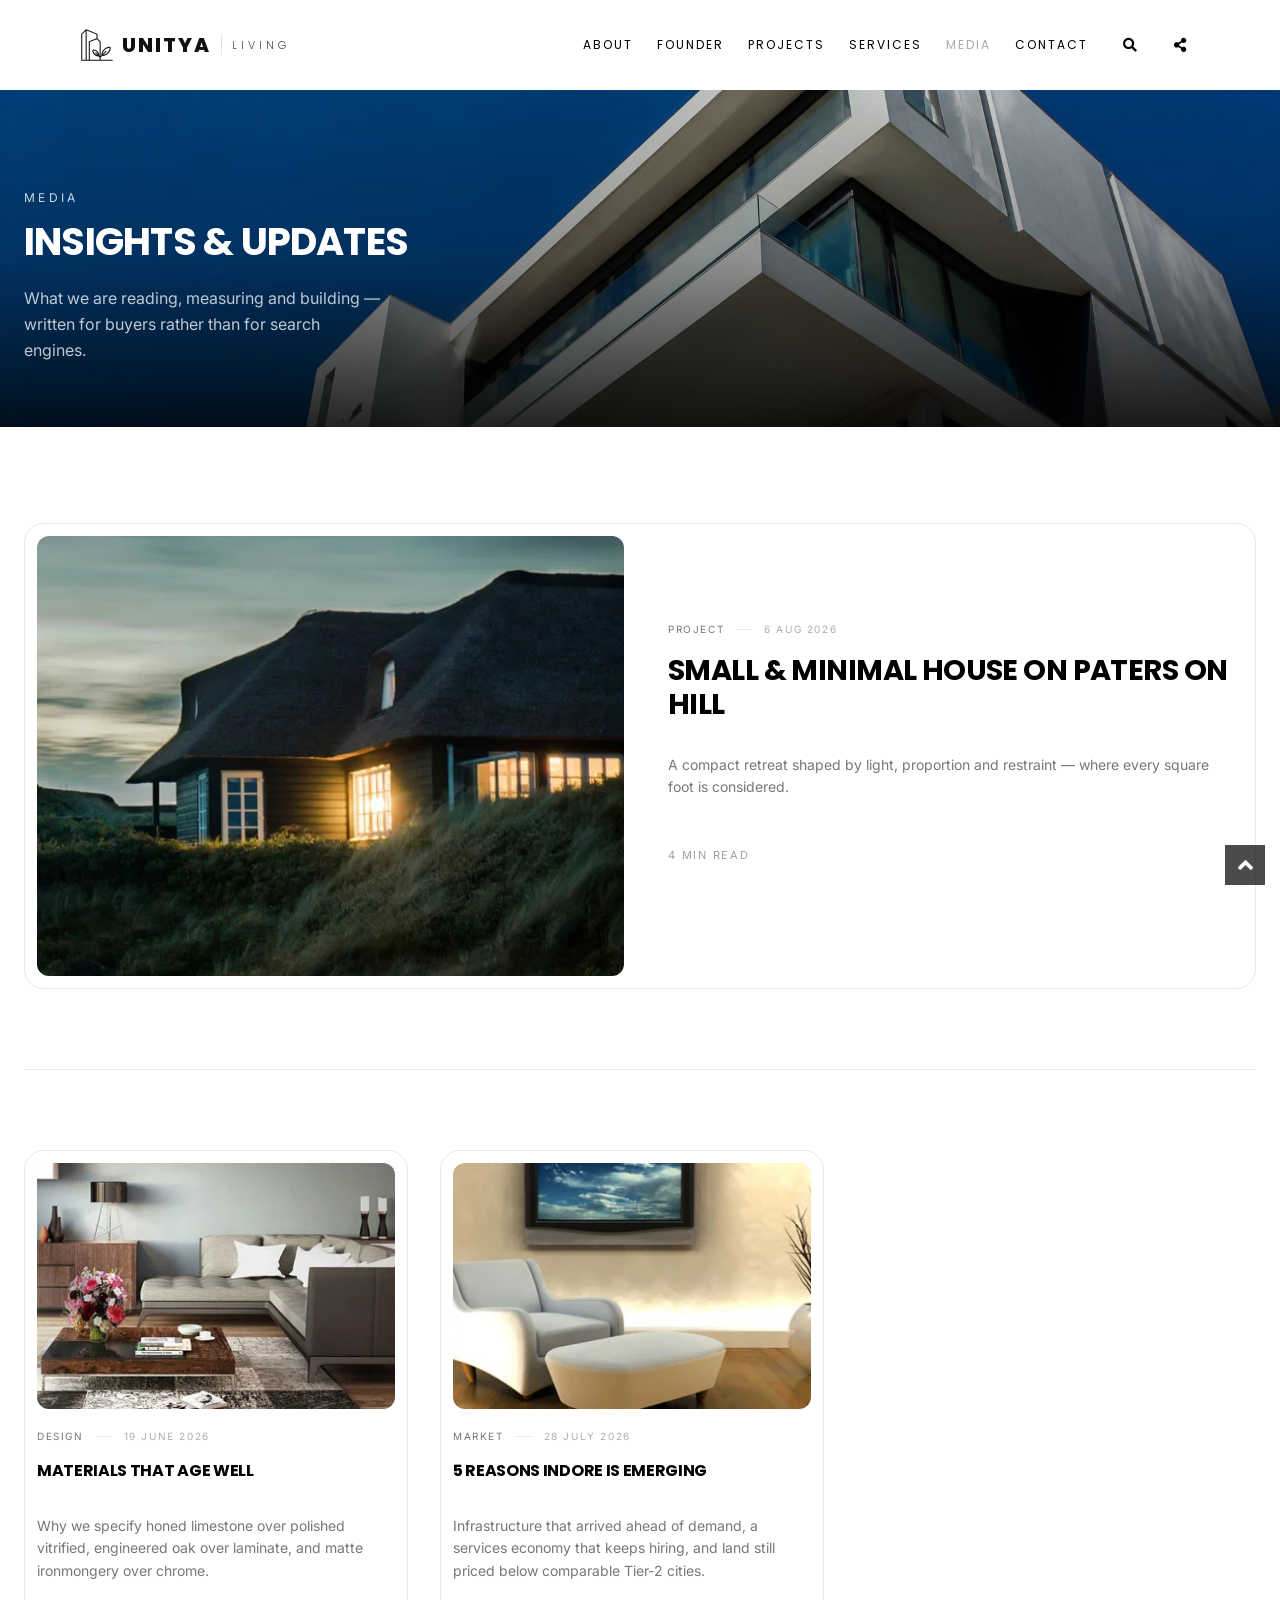
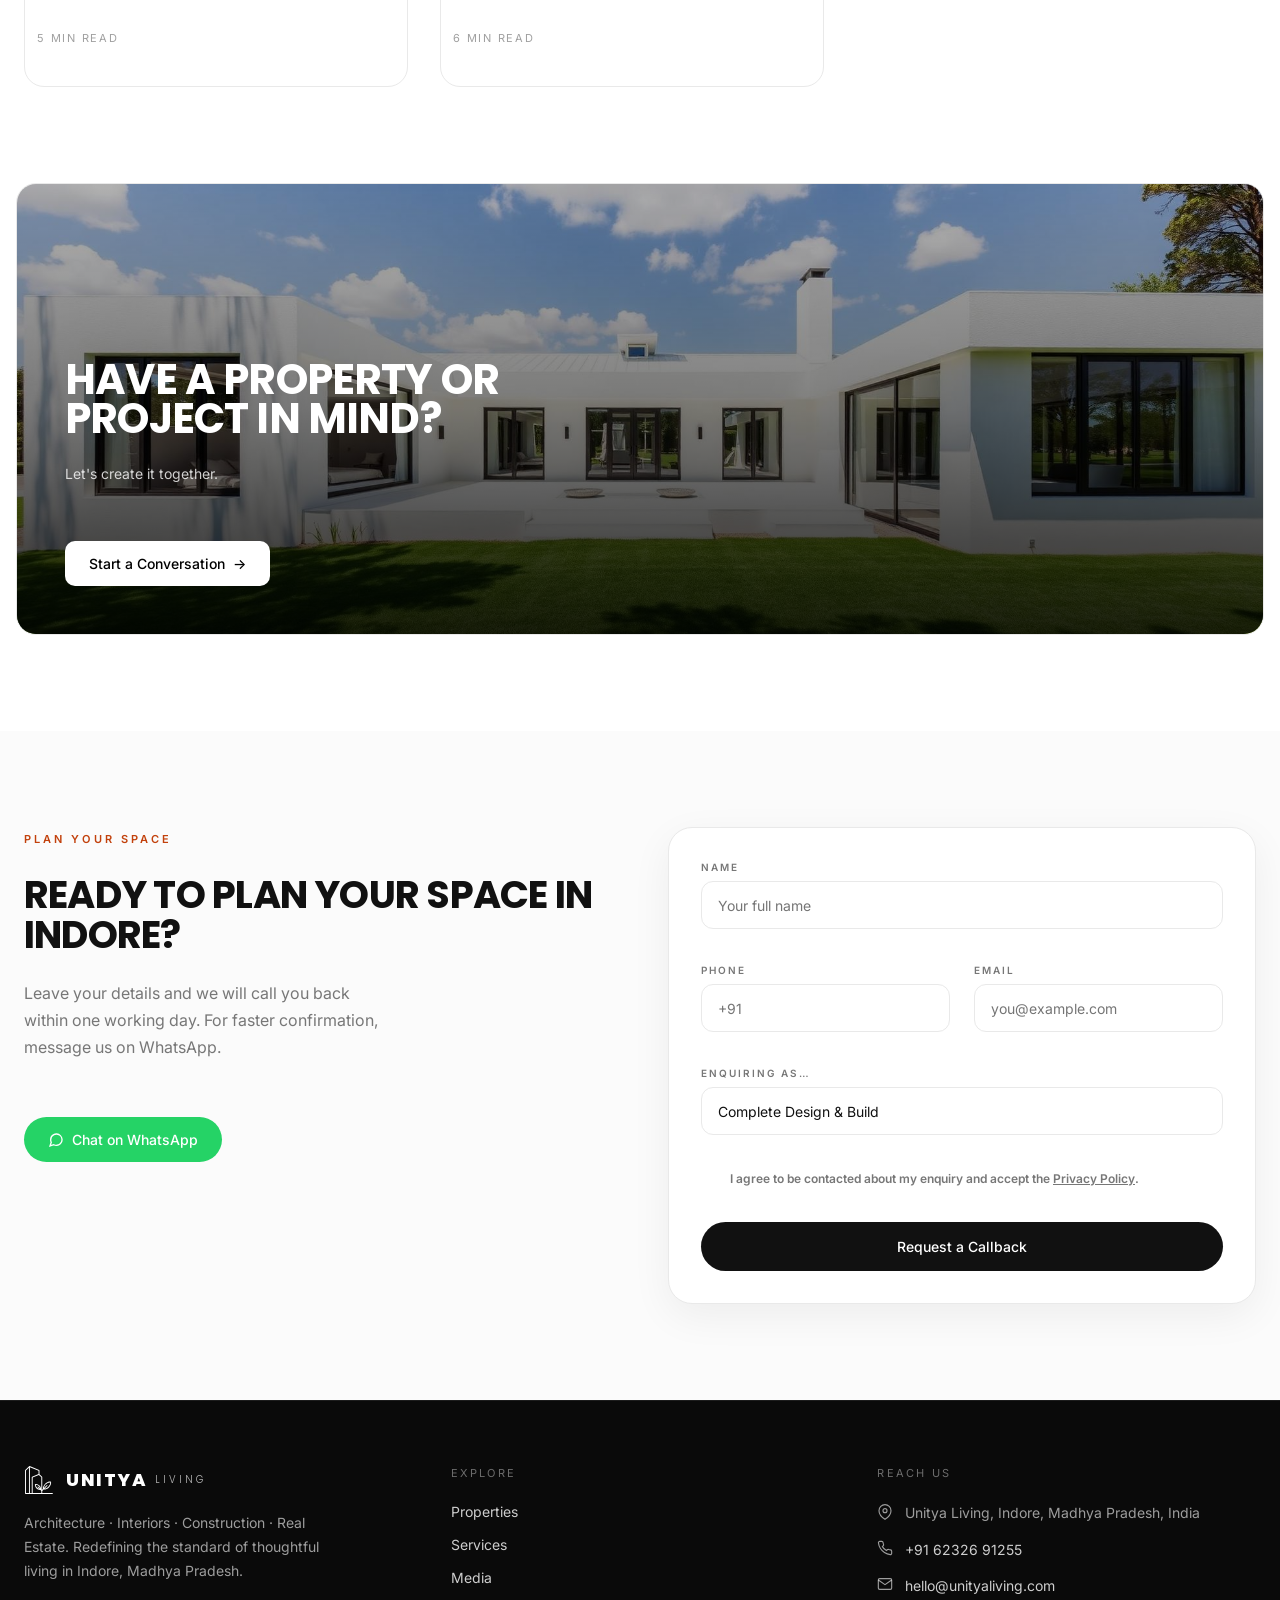
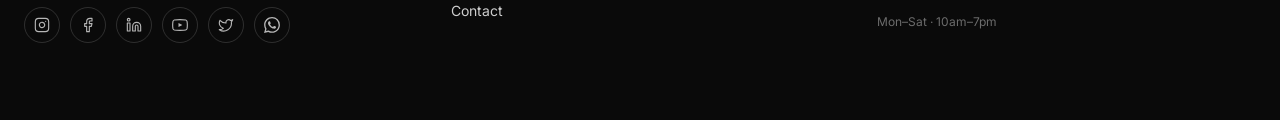
<file: modern/media/index.html>
<!DOCTYPE html>
<html lang="en">
<head>
    <meta charset="utf-8">
    <meta http-equiv="X-UA-Compatible" content="IE=edge">
    <meta name="keywords" content="" />
    <meta name="author" content="" />
    <meta name="robots" content="" />
    <meta name="description" content="Market notes, buyer guides and construction thinking from the Unitya Living studio in Indore." />
    <link rel="icon" href="../images/favicon.ico" type="image/x-icon" />
    <link rel="shortcut icon" type="image/x-icon" href="../images/favicon.png" />
    <title>Modern Template | Media — Insights &amp; Updates</title>
    <meta name="viewport" content="width=device-width, initial-scale=1">
    <link rel="stylesheet" type="text/css" href="../css/bootstrap.min.css">
    <link rel="stylesheet" type="text/css" href="../css/fontawesome/css/font-awesome.min.css" />
    <link rel="stylesheet" type="text/css" href="../css/owl.carousel.min.css">
    <link rel="stylesheet" type="text/css" href="../css/magnific-popup.min.css">
    <link rel="stylesheet" type="text/css" href="../css/style.css">
    <link rel="stylesheet" type="text/css" href="../css/fontawesome-arkit.min.css">
    <link rel="stylesheet" type="text/css" href="../css/arkit-services.css">
    <link href="https://fonts.googleapis.com/css?family=Poppins:300,300i,400,400i,500,500i,600,600i,700,800,800i,900" rel="stylesheet">
    <link href="https://fonts.googleapis.com/css?family=Roboto+Condensed:300,300i,400,400i,700,700i" rel="stylesheet">
    <link href="https://fonts.googleapis.com/css?family=Crete+Round:400,400i&amp;subset=latin-ext" rel="stylesheet">
    <link href="https://fonts.googleapis.com/css2?family=Instrument+Serif&family=Inter:wght@300;400;500;600&display=swap" rel="stylesheet">
    <style>
        .approach-label { position: relative; display: inline-block; z-index: 1; }
        .approach-label:before { background-color: transparent; position: absolute; content: ""; width: 30px; height: 30px; left: -15px; top: -10px; border: 3px solid #111; opacity: 0.15; z-index: -1; }
        html { scroll-behavior: smooth; }
        .display { font-family: 'Poppins', sans-serif; font-weight: 700; line-height: 0.95; letter-spacing: -0.02em; text-transform: uppercase; }
        .display-poppins { font-family: 'Poppins', sans-serif; font-weight: 700; }
        .eyebrow { font-size: 0.6875rem; letter-spacing: 0.18em; text-transform: uppercase; color: #777; font-family: 'Inter', sans-serif; }
        .media-card { border: 1px solid #e9e9e9; border-radius: 20px; background: #fff; overflow: hidden; transition: box-shadow 0.5s; }
        .media-card:hover { box-shadow: 0 12px 30px rgba(0,0,0,0.08); }
        .media-card-featured { border: 1px solid #e9e9e9; border-radius: 20px; background: #fff; }
        .img-zoom { transition: transform 1.2s cubic-bezier(0.22,1,0.36,1); }
        .media-card:hover .img-zoom, .media-card-featured:hover .img-zoom { transform: scale(1.03); }
    </style>
</head>
<body>
<div class="page-wraper">
    <!-- HEADER START -->
    <header class="site-header header-style-1 nav-wide mobile-sider-drawer-menu">
        <div class="sticky-header main-bar-wraper">
            <div class="main-bar bg-white p-t10">
                <div class="container">
                    <div class="logo-header">
                        <div class="logo-header-inner logo-header-one">
                            <a href="../index.html" style="display:flex; align-items:center; gap:8px; text-decoration:none; line-height:1;">
                                                                    <svg viewBox="0 0 512 512" xmlns="http://www.w3.org/2000/svg" style="width:34px; height:34px; display:block; flex-shrink:0;"><path d="m295.393 478v-34.579l-15.762-15.762c-47.655 4.455-100.779-49.254-93.064-97.648a7.991 7.991 0 0 1 6.56-6.7c24.808-4.271 51.7 8.562 70.2 27.06 17.477 17.477 29.832 42.3 27.62 65.976l4.45 4.45v-210.609l-41.297-41.24-105.923 43.287v265.765zm-32.874-67.455c-13.595-3.126-26.813-11.084-37.552-21.822-13.432-13.432-23.616-32.217-23.194-50.236a56.965 56.965 0 0 1 21.948 4.261c23.3 9.157 44.493 32.035 50.112 56.486l-29.688-29.688a8 8 0 1 0 -11.313 11.312zm48.874 10.255 12.351-12.352c-3.628-32.107 13.272-66.205 37.1-90.031a135.1 135.1 0 0 1 45.587-30.369c16.73-6.576 33.626-8.74 48.629-6.133a7.991 7.991 0 0 1 6.56 6.7c5.377 33.647-11.489 69.005-36.53 94.046-23.826 23.826-57.926 40.727-90.032 37.1l-23.663 23.663v34.576h174.605a8 8 0 0 1 0 16h-460a8 8 0 0 1 -8-8v-393.3a7.981 7.981 0 0 1 2.788-6.069l65.934-65.85a7.925 7.925 0 0 1 9.807-1.852l162.471 66.398a7.963 7.963 0 0 1 4.963 7.375h.037v63.585l44.605 44.548a7.982 7.982 0 0 1 2.788 6.068zm28.233-28.234 47.683-47.683a8 8 0 1 1 11.312 11.313l-47.682 47.683c38.336-4.009 75.606-36.907 89.642-72.616 4.653-11.836 6.7-23.61 5.959-34.3-26.541-1.838-54.649 13.029-74.385 32.765-17.277 17.272-30.139 39.972-32.529 62.834zm-305.626 85.434h50.785v-432.734l-50.785 50.72zm66.785 0v-440.128l147.215 60.161v56.207l-110.823 45.288a7.965 7.965 0 0 0 -4.963 7.375h-.037v271.097z" fill="#111" fill-rule="evenodd"/></svg>
                                    <span style="display:flex; align-items:center; gap:10px;">
                                        <span style="font-family:'Poppins',sans-serif; font-weight:800; font-size:20px; letter-spacing:2px; color:#111; line-height:1; text-transform:uppercase;">UNITYA</span>
                                        <span style="width:1px; height:20px; background:#111; opacity:0.12; display:inline-block;"></span>
                                        <span style="font-family:'Poppins',sans-serif; font-weight:300; font-size:11px; letter-spacing:4px; color:#111; opacity:0.75; line-height:1; text-transform:uppercase; padding-top:1px;">LIVING</span>
                                    </span>
                            </a>
                        </div>
                    </div>
                    <button id="mobile-side-drawer" data-target=".header-nav" data-toggle="collapse" type="button" class="navbar-toggler collapsed">
                        <span class="sr-only">Toggle navigation</span>
                        <span class="icon-bar icon-bar-first"></span><span class="icon-bar icon-bar-two"></span><span class="icon-bar icon-bar-three"></span>
                    </button>
                    <div class="header-nav navbar-collapse collapse">
                        <ul class="nav navbar-nav">
                            <li><a href="../about/">About</a></li>
                            <li><a href="../founder/">Founder</a></li>
                            <li><a href="../projects/">Projects</a></li>
                            <li><a href="../services/">Services</a></li>
                            <li class="active"><a href="./">Media</a></li>
                            <li><a href="../index.html#contact">Contact</a></li>
                        </ul>
                    </div>
                    <div class="extra-nav">
                        <div class="extra-cell"><a href="#search" class="site-search-btn"><i class="fa fa-search"></i></a></div>
                        <div class="extra-cell">
                            <div class="dropdown share-icon-btn">
                                <a href="javascript:;" class="site-search-btn dropdown-toggle" data-bs-toggle="dropdown"><i class="fa fa-share-alt"></i></a>
                                <div class="dropdown-menu bg-white"><div class="top-bar"><ul class="social-bx list-inline"><li><a href="javascript:void(0);" class="fa fa-facebook"></a></li><li><a href="javascript:void(0);" class="fa fa-twitter"></a></li><li><a href="javascript:void(0);" class="fa fa-linkedin"></a></li><li><a href="javascript:void(0);" class="fa fa-rss"></a></li><li><a href="javascript:void(0);" class="fa fa-youtube"></a></li><li><a href="javascript:void(0);" class="fa fa-instagram"></a></li></ul></div></div>
                            </div>
                        </div>
                    </div>
                    <div id="search"><span class="close"></span><form role="search" id="searchform" action="/search" method="get" class="radius-xl"><div class="input-group"><input value="" name="q" type="search" placeholder="Type to search" /><span class="input-group-btn"><button type="button" class="search-btn"><i class="fa fa-search"></i></button></span></div></form></div>
                </div>
            </div>
        </div>
    </header>
    <!-- HEADER END -->

    <div class="page-content">

        <!-- PAGE HERO -->
        <section style="position:relative; display:flex; min-height:32vh; align-items:flex-end; overflow:hidden; background:#000;">
            <img src="../images/media/hero-building.jpg" alt="Modern white residential building against a blue sky" style="position:absolute; inset:0; width:100%; height:100%; object-fit:cover;" loading="eager">
            <div style="position:absolute; inset:0; background: linear-gradient(to top, rgba(0,0,0,0.85) 0%, rgba(0,0,0,0.4) 50%, rgba(0,0,0,0.2) 100%);"></div>
            <div style="position:relative; z-index:1; width:100%; max-width:1400px; margin:0 auto; padding:96px 24px 40px;">
                <p style="margin-bottom:12px; font-size:12px; text-transform:uppercase; letter-spacing:0.28em; color:rgba(255,255,255,0.8); font-family:'Inter',sans-serif;">Media</p>
                <h1 class="display" style="max-width:22ch; font-size: clamp(1.5rem,3.2vw,2.4rem); line-height:1.05; color:#fff;">Insights &amp; Updates</h1>
                <p style="margin-top:16px; max-width:36ch; font-size:16px; line-height:1.6; color:rgba(255,255,255,0.75); font-family:'Inter',sans-serif;">What we are reading, measuring and building — written for buyers rather than for search engines.</p>
            </div>
        </section>

        <!-- FEATURED + GRID -->
        <section style="max-width:1400px; margin:0 auto; padding:96px 24px;">
            <!-- Featured -->
            <div style="margin-bottom:80px; border-bottom:1px solid #e9e9e9; padding-bottom:80px;">
                <article class="media-card-featured" style="display:grid; gap:32px; padding:12px; border-radius:20px;">
                    <div style="display:grid; gap:32px; grid-template-columns: repeat(auto-fit, minmax(300px, 1fr)); align-items:center;">
                        <a href="project/" style="display:block; overflow:hidden; border-radius:12px; background:#f5f5f5;">
                            <img src="../images/blog/square/pic1.jpg" alt="Small & Minimal House On Paters on Hill" style="width:100%; aspect-ratio:4/3; object-fit:cover;" class="img-zoom">
                        </a>
                        <div style="display:flex; flex-direction:column; padding:12px;">
                            <div style="display:flex; align-items:center; gap:12px; font-size:10px; letter-spacing:0.16em; text-transform:uppercase; font-family:'Inter',sans-serif;">
                                <span style="color:#777;">PROJECT</span>
                                <span style="width:16px; height:1px; background:#e9e9e9;"></span>
                                <span style="color:rgba(119,119,119,0.6);">6 Aug 2026</span>
                            </div>
                            <h3 class="display" style="margin-top:16px; font-size: clamp(1.3rem,2.4vw,1.8rem); line-height:1.2;"><a href="project/" style="color:inherit; text-decoration:none;">Small & Minimal House On Paters on Hill</a></h3>
                            <p style="margin-top:12px; font-size:14px; line-height:1.6; color:#777; font-family:'Inter',sans-serif;">A compact retreat shaped by light, proportion and restraint — where every square foot is considered.</p>
                            <p style="margin-top:20px; font-size:11px; letter-spacing:0.16em; text-transform:uppercase; color:rgba(119,119,119,0.7); font-family:'Inter',sans-serif;">4 min read</p>
                        </div>
                    </div>
                </article>
            </div>

            <div style="display:grid; gap:32px 32px; grid-template-columns: repeat(auto-fit, minmax(300px, 1fr)); max-width:800px;">
                <!-- Post 2 — Design (small as Unitya) -->
                <article class="media-card" style="display:flex; flex-direction:column; padding:12px; max-width:420px;">
                    <a href="design/" style="display:block; overflow:hidden; border-radius:12px; background:#f5f5f5;"><img src="../images/blog/landscap-half/pic2.jpg" alt="Modern living room with neutral palette" style="width:100%; aspect-ratio:16/11; object-fit:cover;" class="img-zoom"></a>
                    <div style="flex:1; display:flex; flex-direction:column; padding-top:20px;">
                        <div style="display:flex; align-items:center; gap:12px; font-size:10px; letter-spacing:0.16em; text-transform:uppercase; font-family:'Inter',sans-serif;"><span style="color:#777;">Design</span><span style="width:16px; height:1px; background:#e9e9e9;"></span><span style="color:rgba(119,119,119,0.6);">19 June 2026</span></div>
                        <h3 class="display" style="margin-top:16px; font-size:16px; line-height:1.4;"><a href="design/" style="color:inherit; text-decoration:none;">Materials That Age Well</a></h3>
                        <p style="margin-top:12px; font-size:14px; line-height:1.6; color:#777; font-family:'Inter',sans-serif;">Why we specify honed limestone over polished vitrified, engineered oak over laminate, and matte ironmongery over chrome.</p>
                        <p style="margin-top:20px; font-size:11px; letter-spacing:0.16em; text-transform:uppercase; color:rgba(119,119,119,0.7); font-family:'Inter',sans-serif;">5 min read</p>
                    </div>
                </article>
                <!-- Post 3 — Market (swapped) -->
                <article class="media-card" style="display:flex; flex-direction:column; padding:12px; max-width:420px;">
                    <a href="market/" style="display:block; overflow:hidden; border-radius:12px; background:#f5f5f5;"><img src="../images/blog/landscap-half/pic1.jpg" alt="Modern white residential building against a blue sky" style="width:100%; aspect-ratio:16/11; object-fit:cover;" class="img-zoom"></a>
                    <div style="flex:1; display:flex; flex-direction:column; padding-top:20px;">
                        <div style="display:flex; align-items:center; gap:12px; font-size:10px; letter-spacing:0.16em; text-transform:uppercase; font-family:'Inter',sans-serif;"><span style="color:#777;">Market</span><span style="width:16px; height:1px; background:#e9e9e9;"></span><span style="color:rgba(119,119,119,0.6);">28 July 2026</span></div>
                        <h3 class="display" style="margin-top:16px; font-size:16px; line-height:1.4;"><a href="market/" style="color:inherit; text-decoration:none;">5 Reasons Indore Is Emerging</a></h3>
                        <p style="margin-top:12px; font-size:14px; line-height:1.6; color:#777; font-family:'Inter',sans-serif;">Infrastructure that arrived ahead of demand, a services economy that keeps hiring, and land still priced below comparable Tier-2 cities.</p>
                        <p style="margin-top:20px; font-size:11px; letter-spacing:0.16em; text-transform:uppercase; color:rgba(119,119,119,0.7); font-family:'Inter',sans-serif;">6 min read</p>
                    </div>
                </article>
            </div>
        </section>

        <!-- CTA -->
        <section style="padding:0 16px 96px;">
            <div style="position:relative; max-width:1400px; margin:0 auto; overflow:hidden; border-radius:20px; border:1px solid #e9e9e9;">
                <div style="position:absolute; inset:0; background: linear-gradient(to top, rgba(0,0,0,0.85) 0%, rgba(0,0,0,0.5) 50%, rgba(0,0,0,0.3) 100%);"></div>
                <img src="../images/media/cta.jpg" alt="" aria-hidden="true" style="width:100%; height:50vh; min-height:380px; object-fit:cover;" loading="lazy">
                <div style="position:absolute; inset:auto 0 0 0; padding:24px;">
                    <div style="padding:24px;">
                        <h2 class="display" style="max-width:22ch; font-size: clamp(1.6rem,3.5vw,2.6rem); color:#fff;">Have a property or project in mind?</h2>
                        <p style="margin-top:16px; max-width:36ch; font-size:14px; line-height:1.6; color:rgba(255,255,255,0.8); font-family:'Inter',sans-serif;">Let's create it together.</p>
                        <a href="mailto:studio@ateliernorth.com" style="margin-top:32px; display:inline-flex; align-items:center; gap:8px; background:#fff; border-radius:10px; padding:12px 24px; font-size:14px; font-weight:500; color:#000; text-decoration:none; font-family:'Inter',sans-serif;">Start a Conversation <span>→</span></a>
                    </div>
                </div>
            </div>
        </section>

    </div>
    <!-- CONTENT END -->

            <!-- ENQUIRY SECTION — exact copy from Unitya/src/components/site/enquiry-section.tsx:39 -->
        <section id="enquire" style="background:rgba(249,249,249,0.6); padding:96px 0;">
            <div style="max-width:1400px; margin:0 auto; padding:0 24px; display:grid; gap:56px; grid-template-columns: repeat(auto-fit, minmax(320px, 1fr)); align-items:start;">
                <div>
                    <p style="font-size:11px; letter-spacing:0.28em; text-transform:uppercase; color:#c2410c; font-family:'Inter', sans-serif; font-weight:600;">Plan Your Space</p>
                    <h2 style="margin-top:16px; font-family:'Poppins', sans-serif; font-weight:700; font-size: clamp(1.5rem,3.2vw,2.4rem); line-height:1.05; letter-spacing:-0.02em; color:#111; text-transform:uppercase;">Ready to plan your space in Indore?</h2>
                    <p style="margin-top:24px; max-width:36ch; font-size:16px; line-height:1.7; color:#777; font-family:'Inter', sans-serif;">Leave your details and we will call you back within one working day. For faster confirmation, message us on WhatsApp.</p>
                    <a href="https://wa.me/916232691255?text=Hi%20Unitya%20Living%2C%20I%27d%20like%20to%20discuss%20your%20project%20with%20Unitya%20Living.%20Please%20share%20the%20details%20and%20get%20back%20to%20me." target="_blank" rel="noopener noreferrer" style="margin-top:32px; display:inline-flex; align-items:center; gap:8px; background:#25D366; color:#fff; border-radius:999px; padding:12px 24px; font-size:14px; font-weight:500; text-decoration:none; font-family:'Inter', sans-serif;">
                        <svg viewBox="0 0 24 24" fill="none" stroke="currentColor" stroke-width="2" style="width:16px; height:16px;"><path d="M21 11.5a8.38 8.38 0 0 1-.9 3.8 8.5 8.5 0 0 1-7.6 4.7 8.38 8.38 0 0 1-3.8-.9L3 21l1.9-5.7a8.38 8.38 0 0 1-.9-3.8 8.5 8.5 0 0 1 4.7-7.6 8.38 8.38 0 0 1 3.8-.9h.5a8.48 8.48 0 0 1 8 8v.5z"/></svg>
                        Chat on WhatsApp
                    </a>
                </div>
                <div style="background:#fff; border:1px solid #e9e9e9; border-radius:24px; padding:32px; box-shadow:0 12px 40px rgba(0,0,0,0.06);">
                    <form onsubmit="event.preventDefault(); alert('Enquiry received — our team will call you back within one working day.'); this.reset();" style="display:flex; flex-direction:column; gap:24px;" novalidate>
                        <label style="display:block;">
                            <span style="display:block; margin-bottom:6px; font-size:10px; letter-spacing:0.2em; text-transform:uppercase; color:#777; font-family:'Inter',sans-serif;">Name</span>
                            <input type="text" placeholder="Your full name" required style="height:48px; width:100%; border-radius:12px; border:1px solid #e9e9e9; background:#fff; padding:0 16px; font-size:14px; color:#111; outline:none; font-family:'Inter',sans-serif;">
                        </label>
                        <div style="display:grid; gap:24px; grid-template-columns: repeat(auto-fit, minmax(200px, 1fr));">
                            <label style="display:block;">
                                <span style="display:block; margin-bottom:6px; font-size:10px; letter-spacing:0.2em; text-transform:uppercase; color:#777; font-family:'Inter',sans-serif;">Phone</span>
                                <input type="tel" placeholder="+91" required style="height:48px; width:100%; border-radius:12px; border:1px solid #e9e9e9; background:#fff; padding:0 16px; font-size:14px; color:#111; outline:none; font-family:'Inter',sans-serif;">
                            </label>
                            <label style="display:block;">
                                <span style="display:block; margin-bottom:6px; font-size:10px; letter-spacing:0.2em; text-transform:uppercase; color:#777; font-family:'Inter',sans-serif;">Email</span>
                                <input type="email" placeholder="you@example.com" required style="height:48px; width:100%; border-radius:12px; border:1px solid #e9e9e9; background:#fff; padding:0 16px; font-size:14px; color:#111; outline:none; font-family:'Inter',sans-serif;">
                            </label>
                        </div>
                        <label style="display:block;">
                            <span style="display:block; margin-bottom:6px; font-size:10px; letter-spacing:0.2em; text-transform:uppercase; color:#777; font-family:'Inter',sans-serif;">Enquiring as…</span>
                            <select style="height:48px; width:100%; border-radius:12px; border:1px solid #e9e9e9; background:#fff; padding:0 16px; font-size:14px; color:#111; outline:none; font-family:'Inter',sans-serif; cursor:pointer; appearance:none;">
                                <option>Complete Design &amp; Build</option>
                                <option>Architecture</option>
                                <option>Interior Design</option>
                                <option>Exterior Design</option>
                                <option>Construction</option>
                                <option>Real Estate</option>
                                <option>Other</option>
                            </select>
                        </label>
                        <label style="display:flex; align-items:flex-start; gap:12px; cursor:pointer;">
                            <input type="checkbox" required style="margin-top:2px; width:16px; height:16px; accent-color:#111; cursor:pointer;">
                            <span style="font-size:12px; line-height:1.6; color:#777; font-family:'Inter',sans-serif;">I agree to be contacted about my enquiry and accept the <span style="text-decoration:underline;">Privacy Policy</span>.</span>
                        </label>
                        <button type="submit" style="width:100%; background:#111; color:#fff; border-radius:999px; padding:14px 24px; font-size:14px; font-weight:500; border:0; cursor:pointer; font-family:'Inter',sans-serif;">Request a Callback</button>
                    </form>
                </div>
            </div>
        </section>
        <!-- ENQUIRY SECTION END -->

        <!-- FOOTER START -->
    <footer id="contact" class="site-footer footer-dark footer-wide" style="background:#0a0a0a; color:#fff; border-top:1px solid rgba(255,255,255,0.08);">
        <div style="max-width:1400px; margin:0 auto; padding:64px 24px;">
            <div style="display:grid; gap:48px; grid-template-columns: repeat(auto-fit, minmax(250px, 1fr));">
                <!-- Brand -->
                <div>
                    <a href="../index.html" style="display:flex; align-items:center; gap:12px; text-decoration:none;">
                        <svg viewBox="0 0 512 512" xmlns="http://www.w3.org/2000/svg" style="width:30px; height:30px; display:block; flex-shrink:0;"><path d="m295.393 478v-34.579l-15.762-15.762c-47.655 4.455-100.779-49.254-93.064-97.648a7.991 7.991 0 0 1 6.56-6.7c24.808-4.271 51.7 8.562 70.2 27.06 17.477 17.477 29.832 42.3 27.62 65.976l4.45 4.45v-210.609l-41.297-41.24-105.923 43.287v265.765zm-32.874-67.455c-13.595-3.126-26.813-11.084-37.552-21.822-13.432-13.432-23.616-32.217-23.194-50.236a56.965 56.965 0 0 1 21.948 4.261c23.3 9.157 44.493 32.035 50.112 56.486l-29.688-29.688a8 8 0 1 0 -11.313 11.312zm48.874 10.255 12.351-12.352c-3.628-32.107 13.272-66.205 37.1-90.031a135.1 135.1 0 0 1 45.587-30.369c16.73-6.576 33.626-8.74 48.629-6.133a7.991 7.991 0 0 1 6.56 6.7c5.377 33.647-11.489 69.005-36.53 94.046-23.826 23.826-57.926 40.727-90.032 37.1l-23.663 23.663v34.576h174.605a8 8 0 0 1 0 16h-460a8 8 0 0 1 -8-8v-393.3a7.981 7.981 0 0 1 2.788-6.069l65.934-65.85a7.925 7.925 0 0 1 9.807-1.852l162.471 66.398a7.963 7.963 0 0 1 4.963 7.375h.037v63.585l44.605 44.548a7.982 7.982 0 0 1 2.788 6.068zm28.233-28.234 47.683-47.683a8 8 0 1 1 11.312 11.313l-47.682 47.683c38.336-4.009 75.606-36.907 89.642-72.616 4.653-11.836 6.7-23.61 5.959-34.3-26.541-1.838-54.649 13.029-74.385 32.765-17.277 17.272-30.139 39.972-32.529 62.834zm-305.626 85.434h50.785v-432.734l-50.785 50.72zm66.785 0v-440.128l147.215 60.161v56.207l-110.823 45.288a7.965 7.965 0 0 0 -4.963 7.375h-.037v271.097z" fill="white" fill-rule="evenodd"/></svg>
                        <span style="display:flex; align-items:center; gap:8px;">
                            <span style="font-family:'Poppins',sans-serif; font-weight:800; font-size:18px; letter-spacing:1.5px; color:#fff; line-height:1;">UNITYA</span>
                            <span style="font-family:'Poppins',sans-serif; font-weight:300; font-size:10px; letter-spacing:3px; color:rgba(255,255,255,0.7); line-height:1;">LIVING</span>
                        </span>
                    </a>
                    <p style="margin-top:16px; max-width:320px; font-size:14px; line-height:1.7; color:rgba(255,255,255,0.6); font-family:'Inter',sans-serif;">Architecture · Interiors · Construction · Real Estate. Redefining the standard of thoughtful living in Indore, Madhya Pradesh.</p>
                    <div style="margin-top:24px; display:flex; gap:10px; flex-wrap:wrap;">
                        
            <a href="#" target="_blank" rel="noreferrer" aria-label="Instagram" style="display:flex; align-items:center; justify-content:center; width:36px; height:36px; border-radius:999px; border:1px solid rgba(255,255,255,0.15); color:rgba(255,255,255,0.7); text-decoration:none; transition: all 0.2s;">
              <svg viewBox="0 0 24 24" fill="none" stroke="currentColor" stroke-width="1.7" stroke-linecap="round" stroke-linejoin="round" style="width:16px; height:16px; display:block;"><rect x="2" y="2" width="20" height="20" rx="5" ry="5"/><path d="M16 11.37A4 4 0 1 1 12.63 8 4 4 0 0 1 16 11.37z"/><line x1="17.5" y1="6.5" x2="17.51" y2="6.5"/></svg>
            </a>
            <a href="#" target="_blank" rel="noreferrer" aria-label="Facebook" style="display:flex; align-items:center; justify-content:center; width:36px; height:36px; border-radius:999px; border:1px solid rgba(255,255,255,0.15); color:rgba(255,255,255,0.7); text-decoration:none; transition: all 0.2s;">
              <svg viewBox="0 0 24 24" fill="none" stroke="currentColor" stroke-width="1.7" stroke-linecap="round" stroke-linejoin="round" style="width:16px; height:16px; display:block;"><path d="M18 2h-3a5 5 0 0 0-5 5v3H7v4h3v8h4v-8h3l1-4h-4V7a1 1 0 0 1 1-1h3z"/></svg>
            </a>
            <a href="#" target="_blank" rel="noreferrer" aria-label="LinkedIn" style="display:flex; align-items:center; justify-content:center; width:36px; height:36px; border-radius:999px; border:1px solid rgba(255,255,255,0.15); color:rgba(255,255,255,0.7); text-decoration:none; transition: all 0.2s;">
              <svg viewBox="0 0 24 24" fill="none" stroke="currentColor" stroke-width="1.7" stroke-linecap="round" stroke-linejoin="round" style="width:16px; height:16px; display:block;"><path d="M16 8a6 6 0 0 1 6 6v7h-4v-7a2 2 0 0 0-2-2 2 2 0 0 0-2 2v7h-4v-7a6 6 0 0 1 6-6z"/><rect x="2" y="9" width="4" height="12"/><circle cx="4" cy="4" r="2"/></svg>
            </a>
            <a href="#" target="_blank" rel="noreferrer" aria-label="YouTube" style="display:flex; align-items:center; justify-content:center; width:36px; height:36px; border-radius:999px; border:1px solid rgba(255,255,255,0.15); color:rgba(255,255,255,0.7); text-decoration:none; transition: all 0.2s;">
              <svg viewBox="0 0 24 24" fill="none" stroke="currentColor" stroke-width="1.7" stroke-linecap="round" stroke-linejoin="round" style="width:16px; height:16px; display:block;"><path d="M22.54 6.42a2.78 2.78 0 0 0-1.94-2C18.88 4 12 4 12 4s-6.88 0-8.6.46a2.78 2.78 0 0 0-1.94 2A29 29 0 0 0 1 12a29 29 0 0 0 .46 5.58 2.78 2.78 0 0 0 1.94 2C5.12 20 12 20 12 20s6.88 0 8.6-.46a2.78 2.78 0 0 0 1.94-2A29 29 0 0 0 23 12a29 29 0 0 0-.46-5.58z"/><polygon points="9.75 15.02 15.5 12 9.75 8.98 9.75 15.02" fill="currentColor" stroke="none"/></svg>
            </a>
            <a href="#" target="_blank" rel="noreferrer" aria-label="Twitter" style="display:flex; align-items:center; justify-content:center; width:36px; height:36px; border-radius:999px; border:1px solid rgba(255,255,255,0.15); color:rgba(255,255,255,0.7); text-decoration:none; transition: all 0.2s;">
              <svg viewBox="0 0 24 24" fill="none" stroke="currentColor" stroke-width="1.7" stroke-linecap="round" stroke-linejoin="round" style="width:16px; height:16px; display:block;"><path d="M22 4s-.7 2.1-2 3.4c1.6 10-9.4 17.3-18 11.6 2.2.1 4.4-.6 6-2C3 15.5.5 9.6 3 5c2.2 2.6 5.6 4.1 9 4-.9-4.2 4-6.6 7-3.8 1.1 0 3-1.2 3-1.2z"/></svg>
            </a>
            <a href="https://wa.me/916232691255" target="_blank" rel="noreferrer" aria-label="WhatsApp" style="display:flex; align-items:center; justify-content:center; width:36px; height:36px; border-radius:999px; border:1px solid rgba(255,255,255,0.15); color:rgba(255,255,255,0.7); text-decoration:none; transition: all 0.2s;">
              <svg viewBox="0 0 24 24" fill="currentColor" style="width:16px; height:16px; display:block;"><path d="M17.472 14.382c-.297-.149-1.758-.867-2.03-.967-.273-.099-.471-.148-.67.15-.197.297-.767.966-.94 1.164-.173.199-.347.223-.644.075-.297-.15-1.255-.463-2.39-1.475-.883-.788-1.48-1.761-1.653-2.059-.173-.297-.018-.458.13-.606.134-.133.298-.347.446-.52.149-.174.198-.298.298-.497.099-.198.05-.371-.025-.52-.075-.149-.669-1.612-.916-2.207-.242-.579-.487-.5-.669-.51-.173-.008-.371-.01-.57-.01-.198 0-.52.074-.792.372-.272.297-1.04 1.016-1.04 2.479 0 1.462 1.065 2.875 1.213 3.074.149.198 2.096 3.2 5.077 4.487.709.306 1.262.489 1.694.625.712.227 1.36.195 1.871.118.571-.085 1.758-.719 2.006-1.413.248-.694.248-1.289.173-1.413-.074-.124-.272-.198-.57-.347m-5.421 7.403h-.004a9.87 9.87 0 01-5.031-1.378l-.361-.214-3.741.982.998-3.648-.235-.374a9.86 9.86 0 01-1.51-5.26c.001-5.45 4.436-9.884 9.888-9.884 2.64 0 5.122 1.03 6.988 2.898a9.825 9.825 0 012.893 6.994c-.003 5.45-4.437 9.884-9.885 9.884m8.413-18.297A11.815 11.815 0 0012.05 0C5.495 0 .16 5.335.157 11.892c0 2.096.547 4.142 1.588 5.945L.057 24l6.305-1.654a11.882 11.882 0 005.683 1.448h.005c6.554 0 11.89-5.335 11.893-11.893a11.821 11.821 0 00-3.48-8.413z"/></svg>
            </a>
                    </div>
                </div>
                <!-- Explore -->
                <div>
                    <div style="font-size:11px; letter-spacing:0.2em; text-transform:uppercase; color:rgba(255,255,255,0.4); font-family:'Inter',sans-serif;">Explore</div>
                    <ul style="margin-top:20px; list-style:none; padding:0; display:flex; flex-direction:column; gap:12px;">
                        
              <li><a href="../projects/" style="color:rgba(255,255,255,0.8); text-decoration:none; font-size:14px; font-family:'Inter',sans-serif;">Properties</a></li>
              <li><a href="../services/" style="color:rgba(255,255,255,0.8); text-decoration:none; font-size:14px; font-family:'Inter',sans-serif;">Services</a></li>
              <li><a href="../media/" style="color:rgba(255,255,255,0.8); text-decoration:none; font-size:14px; font-family:'Inter',sans-serif;">Media</a></li>
              <li><a href="../index.html#contact" style="color:rgba(255,255,255,0.8); text-decoration:none; font-size:14px; font-family:'Inter',sans-serif;">Contact</a></li>
                    </ul>
                </div>
                <!-- Reach us -->
                <div>
                    <div style="font-size:11px; letter-spacing:0.2em; text-transform:uppercase; color:rgba(255,255,255,0.4); font-family:'Inter',sans-serif;">Reach us</div>
                    <ul style="margin-top:20px; list-style:none; padding:0; display:flex; flex-direction:column; gap:16px;">
                        <li style="display:flex; gap:12px; font-size:14px; line-height:1.6; color:rgba(255,255,255,0.6); font-family:'Inter',sans-serif;">
                            <svg viewBox="0 0 24 24" fill="none" stroke="currentColor" stroke-width="1.7" style="width:16px; height:16px; flex-shrink:0; margin-top:2px;"><path d="M21 10c0 7-9 13-9 13s-9-6-9-13a9 9 0 0 1 18 0z"/><circle cx="12" cy="10" r="3"/></svg>
                            <span>Unitya Living, Indore, Madhya Pradesh, India</span>
                        </li>
                        <li style="display:flex; gap:12px; font-size:14px; color:rgba(255,255,255,0.6); font-family:'Inter',sans-serif;">
                            <svg viewBox="0 0 24 24" fill="none" stroke="currentColor" stroke-width="1.7" style="width:16px; height:16px; flex-shrink:0;"><path d="M22 16.92v3a2 2 0 0 1-2.18 2 19.79 19.79 0 0 1-8.63-3.07 19.5 19.5 0 0 1-6-6 19.79 19.79 0 0 1-3.07-8.67A2 2 0 0 1 4.11 2h3a2 2 0 0 1 2 1.72 12.84 12.84 0 0 0 .7 2.81 a2 2 0 0 1-.45 2.11L8.09 9.91a16 16 0 0 0 6 6l1.27-1.27a2 2 0 0 1 2.11-.45 12.84 12.84 0 0 0 2.81.7A2 2 0 0 1 22 16.92z"/></svg>
                            <a href="tel:+916232691255" style="color:rgba(255,255,255,0.8); text-decoration:none;">+91 62326 91255</a>
                        </li>
                        <li style="display:flex; gap:12px; font-size:14px; color:rgba(255,255,255,0.6); font-family:'Inter',sans-serif;">
                            <svg viewBox="0 0 24 24" fill="none" stroke="currentColor" stroke-width="1.7" style="width:16px; height:16px; flex-shrink:0;"><path d="M4 4h16c1.1 0 2 .9 2 2v12c0 1.1-.9 2-2 2H4c-1.1 0-2-.9-2-2V6c0-1.1.9-2 2-2z"/><polyline points="22,6 12,13 2,6"/></svg>
                            <a href="mailto:hello@unityaliving.com" style="color:rgba(255,255,255,0.8); text-decoration:none;">hello@unityaliving.com</a>
                        </li>
                        <li style="font-size:12px; color:rgba(255,255,255,0.4); font-family:'Inter',sans-serif;">Mon–Sat · 10am–7pm</li>
                    </ul>
                </div>
            </div>
        </div>
</footer>
    <!-- FOOTER END -->
    <button class="scroltop"><span class="fa fa-angle-up relative" id="btn-vibrate"></span></button>
</div>
<script src="../js/jquery-3.7.1.min.js"></script>
<script src="../js/popper.min.js"></script>
<script src="../js/bootstrap.min.js"></script>
<script src="../js/magnific-popup.min.js"></script>
<script src="../js/waypoints.min.js"></script>
<script src="../js/counterup.min.js"></script>
<script src="../js/waypoints-sticky.min.js"></script>
<script src="../js/isotope.pkgd.min.js"></script>
<script src="../js/imagesloaded.pkgd.min.js"></script>
<script src="../js/owl.carousel.min.js"></script>
<script src="../js/jquery.owl-filter.js"></script>
<script src="../js/scrolla.min.js"></script>
<script src="../js/custom.js"></script>
<script src="../js/shortcode.js"></script>
<script src="../js/particles.js"></script>
<script src="../js/app.js"></script>
</body>
</html>
</file>
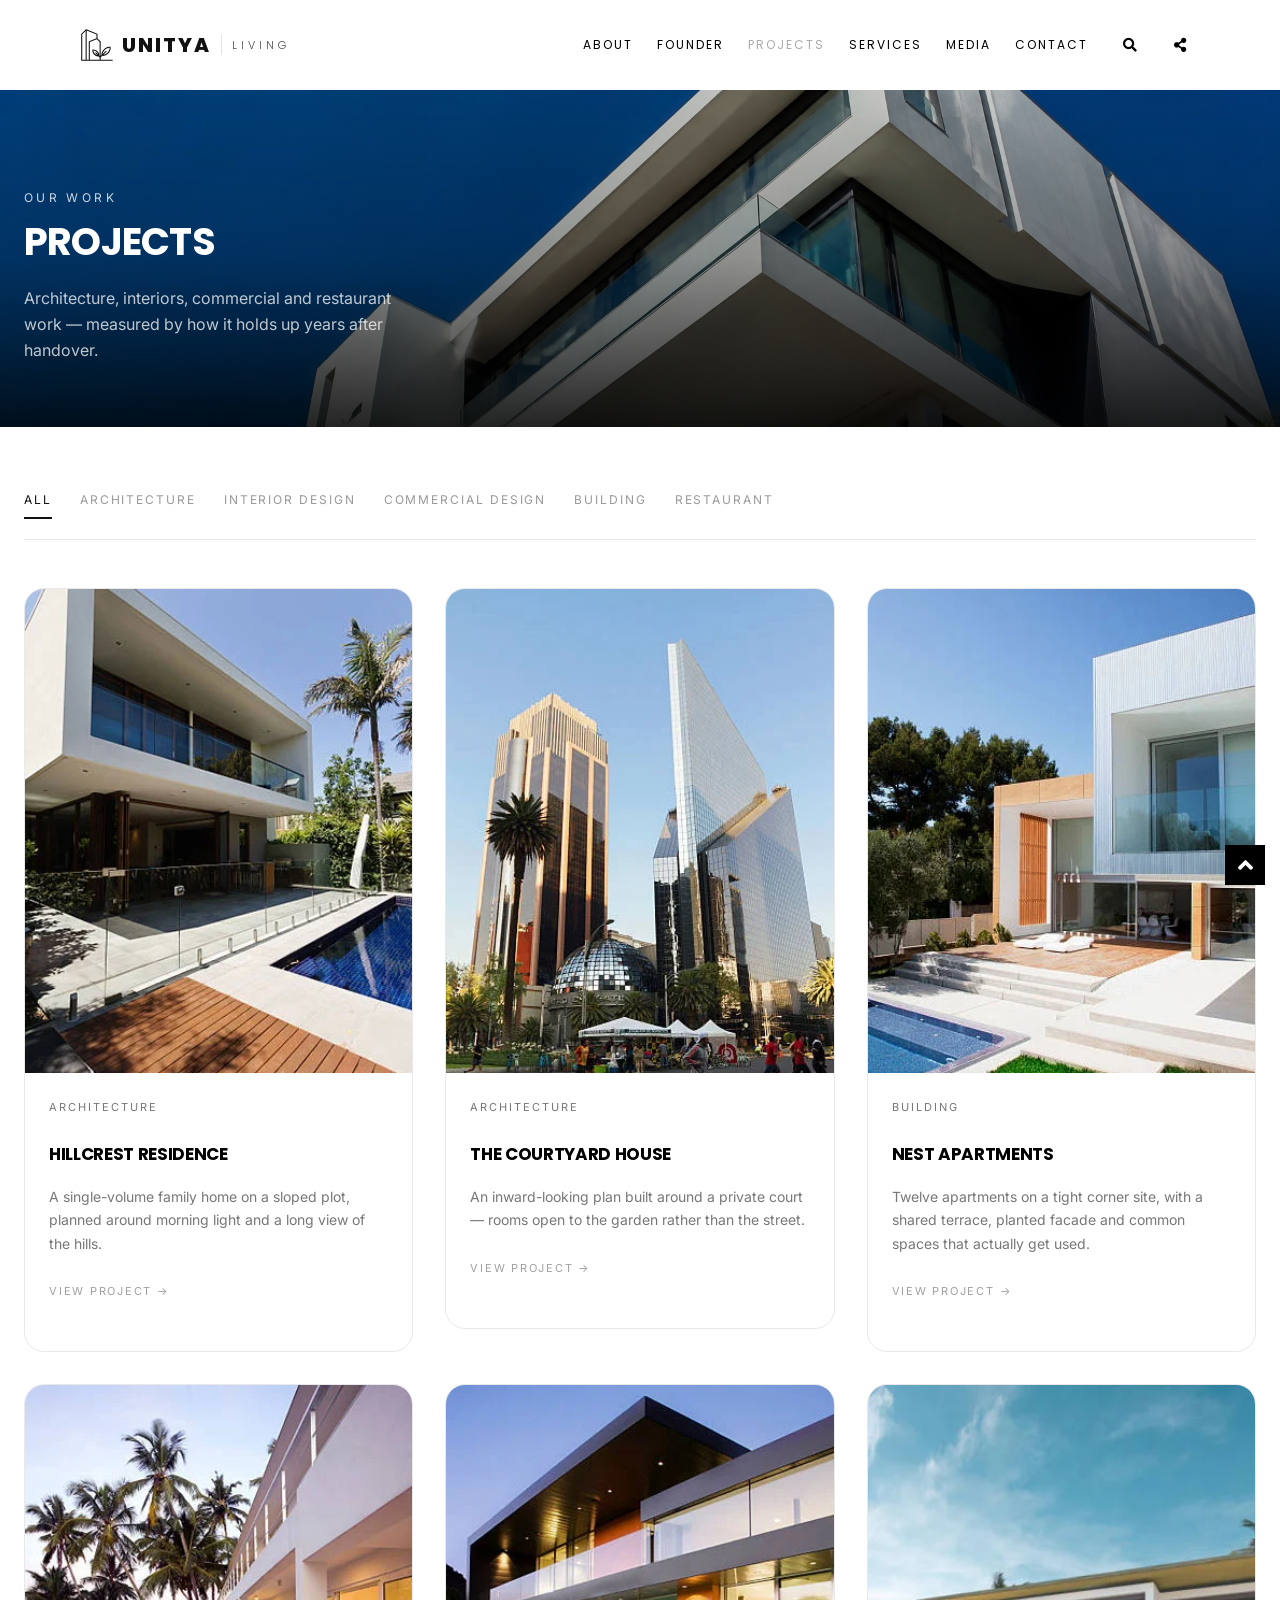
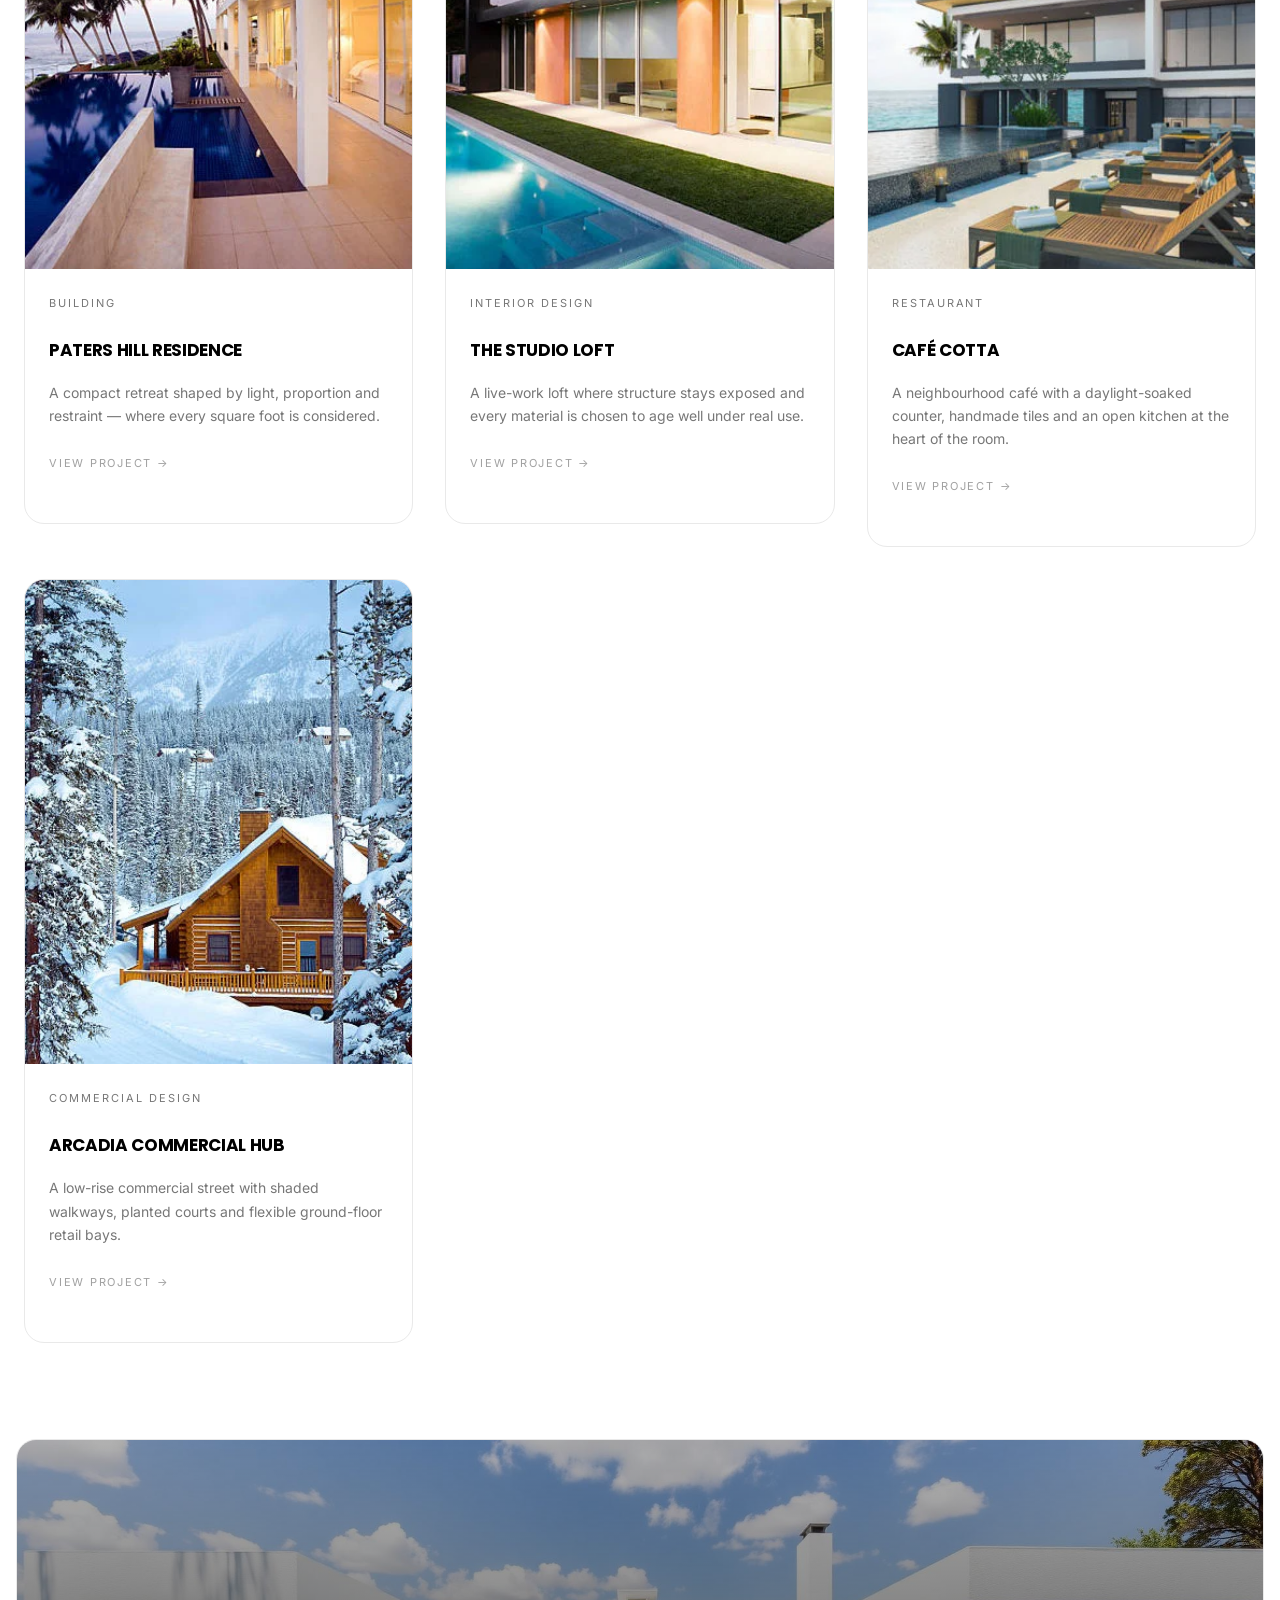
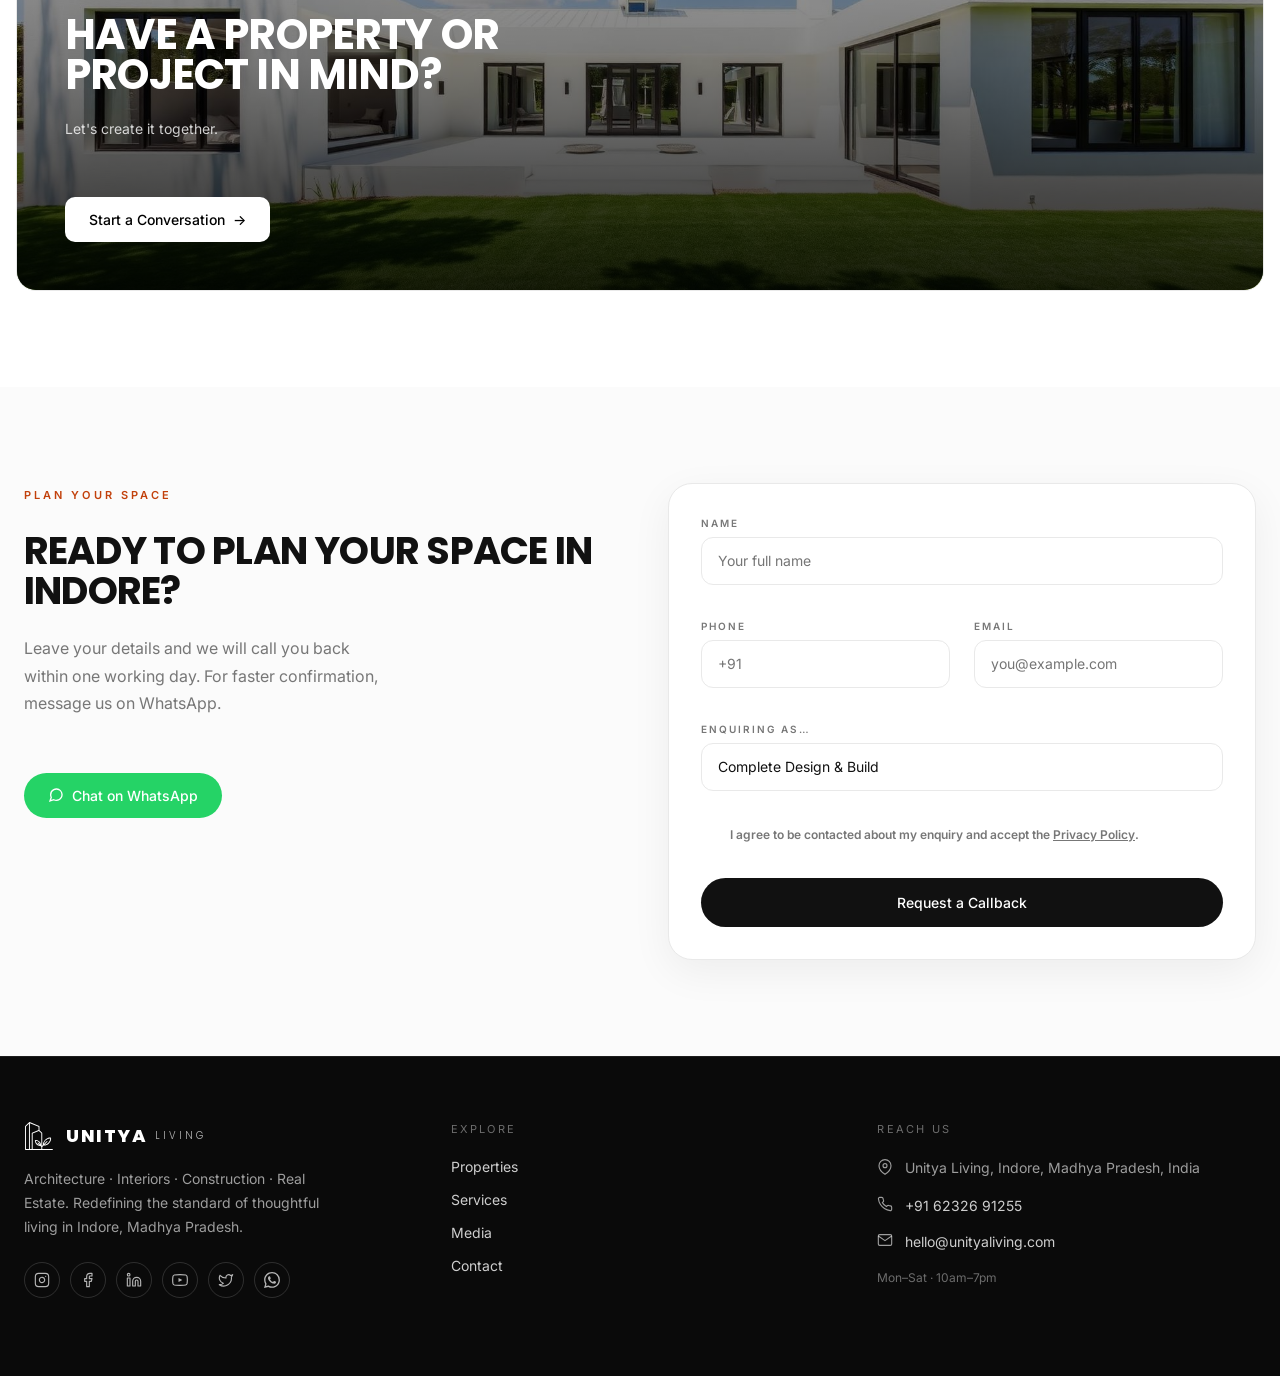
<file: modern/projects/index.html>
<!DOCTYPE html>
<html lang="en">
<head>
    <meta charset="utf-8">
    <meta http-equiv="X-UA-Compatible" content="IE=edge">
    <meta name="keywords" content="" />
    <meta name="author" content="" />
    <meta name="robots" content="" />
    <meta name="description" content="Architecture, interior design, commercial design, building and restaurant projects by the Unitya Living studio in Indore." />
    <link rel="icon" href="../images/favicon.ico" type="image/x-icon" />
    <link rel="shortcut icon" type="image/x-icon" href="../images/favicon.png" />
    <title>Projects — Unitya Living</title>
    <meta name="viewport" content="width=device-width, initial-scale=1">
    <link rel="stylesheet" type="text/css" href="../css/bootstrap.min.css">
    <link rel="stylesheet" type="text/css" href="../css/fontawesome/css/font-awesome.min.css" />
    <link rel="stylesheet" type="text/css" href="../css/owl.carousel.min.css">
    <link rel="stylesheet" type="text/css" href="../css/magnific-popup.min.css">
    <link rel="stylesheet" type="text/css" href="../css/style.css">
    <link rel="stylesheet" type="text/css" href="../css/fontawesome-arkit.min.css">
    <link rel="stylesheet" type="text/css" href="../css/arkit-services.css">
    <link href="https://fonts.googleapis.com/css?family=Poppins:300,300i,400,400i,500,500i,600,600i,700,800,800i,900" rel="stylesheet">
    <link href="https://fonts.googleapis.com/css?family=Roboto+Condensed:300,300i,400,400i,700,700i" rel="stylesheet">
    <link href="https://fonts.googleapis.com/css?family=Crete+Round:400,400i&amp;subset=latin-ext" rel="stylesheet">
    <link href="https://fonts.googleapis.com/css2?family=Instrument+Serif&family=Inter:wght@300;400;500;600&display=swap" rel="stylesheet">
    <style>
        html { scroll-behavior: smooth; }
        .display { font-family: 'Poppins', sans-serif; font-weight: 700; line-height: 0.95; letter-spacing: -0.02em; text-transform: uppercase; }
        .eyebrow { font-size: 0.6875rem; letter-spacing: 0.18em; text-transform: uppercase; color: #777; font-family: 'Inter', sans-serif; }
        .project-card { border: 1px solid #e9e9e9; border-radius: 20px; background: #fff; overflow: hidden; transition: box-shadow 0.5s, transform 0.5s cubic-bezier(0.22,1,0.36,1); }
        .project-card:hover { box-shadow: 0 16px 40px rgba(0,0,0,0.08); transform: translateY(-4px); }
        .project-card .img-zoom { transition: transform 1.2s cubic-bezier(0.22,1,0.36,1); }
        .project-card:hover .img-zoom { transform: scale(1.04); }
        .project-filter { border: 0; background: none; cursor: pointer; padding: 8px 0; font-size: 0.75rem; letter-spacing: 0.16em; text-transform: uppercase; color: #999; font-family: 'Inter', sans-serif; border-bottom: 2px solid transparent; transition: color 0.25s, border-color 0.25s; white-space: nowrap; }
        .project-filter:hover { color: #111; }
        .project-filter.is-active { color: #111; border-bottom-color: #111; }
        @media (max-width: 767px) { .project-filter-scroll { overflow-x: auto; } }
    </style>
</head>
<body>
<div class="page-wraper">
    <!-- HEADER START -->
    <header class="site-header header-style-1 nav-wide mobile-sider-drawer-menu">
        <div class="sticky-header main-bar-wraper">
            <div class="main-bar bg-white p-t10">
                <div class="container">
                    <div class="logo-header">
                        <div class="logo-header-inner logo-header-one">
                            <a href="../index.html" style="display:flex; align-items:center; gap:8px; text-decoration:none; line-height:1;">
                                                                    <svg viewBox="0 0 512 512" xmlns="http://www.w3.org/2000/svg" style="width:34px; height:34px; display:block; flex-shrink:0;"><path d="m295.393 478v-34.579l-15.762-15.762c-47.655 4.455-100.779-49.254-93.064-97.648a7.991 7.991 0 0 1 6.56-6.7c24.808-4.271 51.7 8.562 70.2 27.06 17.477 17.477 29.832 42.3 27.62 65.976l4.45 4.45v-210.609l-41.297-41.24-105.923 43.287v265.765zm-32.874-67.455c-13.595-3.126-26.813-11.084-37.552-21.822-13.432-13.432-23.616-32.217-23.194-50.236a56.965 56.965 0 0 1 21.948 4.261c23.3 9.157 44.493 32.035 50.112 56.486l-29.688-29.688a8 8 0 1 0 -11.313 11.312zm48.874 10.255 12.351-12.352c-3.628-32.107 13.272-66.205 37.1-90.031a135.1 135.1 0 0 1 45.587-30.369c16.73-6.576 33.626-8.74 48.629-6.133a7.991 7.991 0 0 1 6.56 6.7c5.377 33.647-11.489 69.005-36.53 94.046-23.826 23.826-57.926 40.727-90.032 37.1l-23.663 23.663v34.576h174.605a8 8 0 0 1 0 16h-460a8 8 0 0 1 -8-8v-393.3a7.981 7.981 0 0 1 2.788-6.069l65.934-65.85a7.925 7.925 0 0 1 9.807-1.852l162.471 66.398a7.963 7.963 0 0 1 4.963 7.375h.037v63.585l44.605 44.548a7.982 7.982 0 0 1 2.788 6.068zm28.233-28.234 47.683-47.683a8 8 0 1 1 11.312 11.313l-47.682 47.683c38.336-4.009 75.606-36.907 89.642-72.616 4.653-11.836 6.7-23.61 5.959-34.3-26.541-1.838-54.649 13.029-74.385 32.765-17.277 17.272-30.139 39.972-32.529 62.834zm-305.626 85.434h50.785v-432.734l-50.785 50.72zm66.785 0v-440.128l147.215 60.161v56.207l-110.823 45.288a7.965 7.965 0 0 0 -4.963 7.375h-.037v271.097z" fill="#111" fill-rule="evenodd"/></svg>
                                    <span style="display:flex; align-items:center; gap:10px;">
                                        <span style="font-family:'Poppins',sans-serif; font-weight:800; font-size:20px; letter-spacing:2px; color:#111; line-height:1; text-transform:uppercase;">UNITYA</span>
                                        <span style="width:1px; height:20px; background:#111; opacity:0.12; display:inline-block;"></span>
                                        <span style="font-family:'Poppins',sans-serif; font-weight:300; font-size:11px; letter-spacing:4px; color:#111; opacity:0.75; line-height:1; text-transform:uppercase; padding-top:1px;">LIVING</span>
                                    </span>
                            </a>
                        </div>
                    </div>
                    <button id="mobile-side-drawer" data-target=".header-nav" data-toggle="collapse" type="button" class="navbar-toggler collapsed">
                        <span class="sr-only">Toggle navigation</span>
                        <span class="icon-bar icon-bar-first"></span><span class="icon-bar icon-bar-two"></span><span class="icon-bar icon-bar-three"></span>
                    </button>
                    <div class="header-nav navbar-collapse collapse">
                        <ul class="nav navbar-nav">
                            <li><a href="../about/">About</a></li>
                            <li><a href="../founder/">Founder</a></li>
                            <li class="active"><a href="./">Projects</a></li>
                            <li><a href="../services/">Services</a></li>
                            <li><a href="../media/">Media</a></li>
                            <li><a href="../index.html#contact">Contact</a></li>
                        </ul>
                    </div>
                    <div class="extra-nav">
                        <div class="extra-cell"><a href="#search" class="site-search-btn"><i class="fa fa-search"></i></a></div>
                        <div class="extra-cell">
                            <div class="dropdown share-icon-btn">
                                <a href="javascript:;" class="site-search-btn dropdown-toggle" data-bs-toggle="dropdown"><i class="fa fa-share-alt"></i></a>
                                <div class="dropdown-menu bg-white"><div class="top-bar"><ul class="social-bx list-inline"><li><a href="javascript:void(0);" class="fa fa-facebook"></a></li><li><a href="javascript:void(0);" class="fa fa-twitter"></a></li><li><a href="javascript:void(0);" class="fa fa-linkedin"></a></li><li><a href="javascript:void(0);" class="fa fa-rss"></a></li><li><a href="javascript:void(0);" class="fa fa-youtube"></a></li><li><a href="javascript:void(0);" class="fa fa-instagram"></a></li></ul></div></div>
                            </div>
                        </div>
                    </div>
                    <div id="search"><span class="close"></span><form role="search" id="searchform" action="/search" method="get" class="radius-xl"><div class="input-group"><input value="" name="q" type="search" placeholder="Type to search" /><span class="input-group-btn"><button type="button" class="search-btn"><i class="fa fa-search"></i></button></span></div></form></div>
                </div>
            </div>
        </div>
    </header>
    <!-- HEADER END -->

    <div class="page-content">

        <!-- PAGE HERO -->
        <section style="position:relative; display:flex; min-height:32vh; align-items:flex-end; overflow:hidden; background:#000;">
            <img src="../images/media/hero-building.jpg" alt="Modern white residential building against a blue sky" style="position:absolute; inset:0; width:100%; height:100%; object-fit:cover;" loading="eager">
            <div style="position:absolute; inset:0; background: linear-gradient(to top, rgba(0,0,0,0.85) 0%, rgba(0,0,0,0.4) 50%, rgba(0,0,0,0.2) 100%);"></div>
            <div style="position:relative; z-index:1; width:100%; max-width:1400px; margin:0 auto; padding:96px 24px 40px;">
                <p style="margin-bottom:12px; font-size:12px; text-transform:uppercase; letter-spacing:0.28em; color:rgba(255,255,255,0.8); font-family:'Inter',sans-serif;">Our Work</p>
                <h1 class="display" style="max-width:22ch; font-size: clamp(1.5rem,3.2vw,2.4rem); line-height:1.05; color:#fff;">Projects</h1>
                <p style="margin-top:16px; max-width:40ch; font-size:16px; line-height:1.6; color:rgba(255,255,255,0.75); font-family:'Inter',sans-serif;">Architecture, interiors, commercial and restaurant work — measured by how it holds up years after handover.</p>
            </div>
        </section>

        <!-- FILTERS -->
        <section style="max-width:1400px; margin:0 auto; padding:56px 24px 0;">
            <div class="project-filter-scroll" style="display:flex; gap:28px; align-items:center; border-bottom:1px solid #e9e9e9; padding-bottom:20px; flex-wrap:wrap;">
                <button type="button" class="project-filter is-active" data-filter="all">All</button>
                <button type="button" class="project-filter" data-filter="architecture">Architecture</button>
                <button type="button" class="project-filter" data-filter="interior">Interior Design</button>
                <button type="button" class="project-filter" data-filter="commercial">Commercial Design</button>
                <button type="button" class="project-filter" data-filter="building">Building</button>
                <button type="button" class="project-filter" data-filter="restaurant">Restaurant</button>
            </div>
        </section>

        <!-- PROJECT GRID -->
        <section style="max-width:1400px; margin:0 auto; padding:48px 24px 96px;">
            <div id="project-grid" style="display:grid; gap:32px; grid-template-columns: repeat(auto-fill, minmax(300px, 1fr)); align-items:start;">

                <article class="project-card" data-category="architecture">
                    <a href="project-detail.html?project=hillcrest-residence" style="display:block; overflow:hidden; background:#f5f5f5;"><img src="../images/gallery/portrait/pic1.jpg" alt="Hillcrest Residence" style="width:100%; aspect-ratio:4/5; object-fit:cover;" class="img-zoom" loading="lazy"></a>
                    <div style="padding:22px 24px 24px;">
                        <p class="eyebrow">Architecture</p>
                        <h3 class="display" style="margin-top:12px; font-size:17px; line-height:1.3;"><a href="project-detail.html?project=hillcrest-residence" style="color:inherit; text-decoration:none;">Hillcrest Residence</a></h3>
                        <p style="margin-top:12px; font-size:14px; line-height:1.65; color:#777; font-family:'Inter',sans-serif;">A single-volume family home on a sloped plot, planned around morning light and a long view of the hills.</p>
                        <p style="margin-top:18px; font-size:11px; letter-spacing:0.16em; text-transform:uppercase; color:rgba(119,119,119,0.7); font-family:'Inter',sans-serif;">View project →</p>
                    </div>
                </article>

                <article class="project-card" data-category="architecture">
                    <a href="project-detail.html?project=courtyard-house" style="display:block; overflow:hidden; background:#f5f5f5;"><img src="../images/gallery/portrait/pic2.jpg" alt="The Courtyard House" style="width:100%; aspect-ratio:4/5; object-fit:cover;" class="img-zoom" loading="lazy"></a>
                    <div style="padding:22px 24px 24px;">
                        <p class="eyebrow">Architecture</p>
                        <h3 class="display" style="margin-top:12px; font-size:17px; line-height:1.3;"><a href="project-detail.html?project=courtyard-house" style="color:inherit; text-decoration:none;">The Courtyard House</a></h3>
                        <p style="margin-top:12px; font-size:14px; line-height:1.65; color:#777; font-family:'Inter',sans-serif;">An inward-looking plan built around a private court — rooms open to the garden rather than the street.</p>
                        <p style="margin-top:18px; font-size:11px; letter-spacing:0.16em; text-transform:uppercase; color:rgba(119,119,119,0.7); font-family:'Inter',sans-serif;">View project →</p>
                    </div>
                </article>

                <article class="project-card" data-category="building">
                    <a href="project-detail.html?project=nest-apartments" style="display:block; overflow:hidden; background:#f5f5f5;"><img src="../images/gallery/portrait/pic3.jpg" alt="Nest Apartments" style="width:100%; aspect-ratio:4/5; object-fit:cover;" class="img-zoom" loading="lazy"></a>
                    <div style="padding:22px 24px 24px;">
                        <p class="eyebrow">Building</p>
                        <h3 class="display" style="margin-top:12px; font-size:17px; line-height:1.3;"><a href="project-detail.html?project=nest-apartments" style="color:inherit; text-decoration:none;">Nest Apartments</a></h3>
                        <p style="margin-top:12px; font-size:14px; line-height:1.65; color:#777; font-family:'Inter',sans-serif;">Twelve apartments on a tight corner site, with a shared terrace, planted facade and common spaces that actually get used.</p>
                        <p style="margin-top:18px; font-size:11px; letter-spacing:0.16em; text-transform:uppercase; color:rgba(119,119,119,0.7); font-family:'Inter',sans-serif;">View project →</p>
                    </div>
                </article>

                <article class="project-card" data-category="building">
                    <a href="project-detail.html?project=paters-hill-residence" style="display:block; overflow:hidden; background:#f5f5f5;"><img src="../images/gallery/portrait/pic4.jpg" alt="Paters Hill Residence" style="width:100%; aspect-ratio:4/5; object-fit:cover;" class="img-zoom" loading="lazy"></a>
                    <div style="padding:22px 24px 24px;">
                        <p class="eyebrow">Building</p>
                        <h3 class="display" style="margin-top:12px; font-size:17px; line-height:1.3;"><a href="project-detail.html?project=paters-hill-residence" style="color:inherit; text-decoration:none;">Paters Hill Residence</a></h3>
                        <p style="margin-top:12px; font-size:14px; line-height:1.65; color:#777; font-family:'Inter',sans-serif;">A compact retreat shaped by light, proportion and restraint — where every square foot is considered.</p>
                        <p style="margin-top:18px; font-size:11px; letter-spacing:0.16em; text-transform:uppercase; color:rgba(119,119,119,0.7); font-family:'Inter',sans-serif;">View project →</p>
                    </div>
                </article>

                <article class="project-card" data-category="interior">
                    <a href="project-detail.html?project=studio-loft" style="display:block; overflow:hidden; background:#f5f5f5;"><img src="../images/gallery/portrait/pic5.jpg" alt="The Studio Loft" style="width:100%; aspect-ratio:4/5; object-fit:cover;" class="img-zoom" loading="lazy"></a>
                    <div style="padding:22px 24px 24px;">
                        <p class="eyebrow">Interior Design</p>
                        <h3 class="display" style="margin-top:12px; font-size:17px; line-height:1.3;"><a href="project-detail.html?project=studio-loft" style="color:inherit; text-decoration:none;">The Studio Loft</a></h3>
                        <p style="margin-top:12px; font-size:14px; line-height:1.65; color:#777; font-family:'Inter',sans-serif;">A live-work loft where structure stays exposed and every material is chosen to age well under real use.</p>
                        <p style="margin-top:18px; font-size:11px; letter-spacing:0.16em; text-transform:uppercase; color:rgba(119,119,119,0.7); font-family:'Inter',sans-serif;">View project →</p>
                    </div>
                </article>

                <article class="project-card" data-category="restaurant">
                    <a href="project-detail.html?project=cafe-cotta" style="display:block; overflow:hidden; background:#f5f5f5;"><img src="../images/gallery/portrait/pic6.jpg" alt="Café Cotta" style="width:100%; aspect-ratio:4/5; object-fit:cover;" class="img-zoom" loading="lazy"></a>
                    <div style="padding:22px 24px 24px;">
                        <p class="eyebrow">Restaurant</p>
                        <h3 class="display" style="margin-top:12px; font-size:17px; line-height:1.3;"><a href="project-detail.html?project=cafe-cotta" style="color:inherit; text-decoration:none;">Café Cotta</a></h3>
                        <p style="margin-top:12px; font-size:14px; line-height:1.65; color:#777; font-family:'Inter',sans-serif;">A neighbourhood café with a daylight-soaked counter, handmade tiles and an open kitchen at the heart of the room.</p>
                        <p style="margin-top:18px; font-size:11px; letter-spacing:0.16em; text-transform:uppercase; color:rgba(119,119,119,0.7); font-family:'Inter',sans-serif;">View project →</p>
                    </div>
                </article>

                <article class="project-card" data-category="commercial">
                    <a href="project-detail.html?project=arcadia-hub" style="display:block; overflow:hidden; background:#f5f5f5;"><img src="../images/gallery/portrait/pic7.jpg" alt="Arcadia Commercial Hub" style="width:100%; aspect-ratio:4/5; object-fit:cover;" class="img-zoom" loading="lazy"></a>
                    <div style="padding:22px 24px 24px;">
                        <p class="eyebrow">Commercial Design</p>
                        <h3 class="display" style="margin-top:12px; font-size:17px; line-height:1.3;"><a href="project-detail.html?project=arcadia-hub" style="color:inherit; text-decoration:none;">Arcadia Commercial Hub</a></h3>
                        <p style="margin-top:12px; font-size:14px; line-height:1.65; color:#777; font-family:'Inter',sans-serif;">A low-rise commercial street with shaded walkways, planted courts and flexible ground-floor retail bays.</p>
                        <p style="margin-top:18px; font-size:11px; letter-spacing:0.16em; text-transform:uppercase; color:rgba(119,119,119,0.7); font-family:'Inter',sans-serif;">View project →</p>
                    </div>
                </article>

            </div>
        </section>

        <!-- CTA -->
        <section style="padding:0 16px 96px;">
            <div style="position:relative; max-width:1400px; margin:0 auto; overflow:hidden; border-radius:20px; border:1px solid #e9e9e9;">
                <div style="position:absolute; inset:0; background: linear-gradient(to top, rgba(0,0,0,0.85) 0%, rgba(0,0,0,0.5) 50%, rgba(0,0,0,0.3) 100%);"></div>
                <img src="../images/media/cta.jpg" alt="" aria-hidden="true" style="width:100%; height:50vh; min-height:380px; object-fit:cover;" loading="lazy">
                <div style="position:absolute; inset:auto 0 0 0; padding:24px;">
                    <div style="padding:24px;">
                        <h2 class="display" style="max-width:22ch; font-size: clamp(1.6rem,3.5vw,2.6rem); color:#fff;">Have a property or project in mind?</h2>
                        <p style="margin-top:16px; max-width:36ch; font-size:14px; line-height:1.6; color:rgba(255,255,255,0.8); font-family:'Inter',sans-serif;">Let's create it together.</p>
                        <a href="mailto:studio@ateliernorth.com" style="margin-top:32px; display:inline-flex; align-items:center; gap:8px; background:#fff; border-radius:10px; padding:12px 24px; font-size:14px; font-weight:500; color:#000; text-decoration:none; font-family:'Inter',sans-serif;">Start a Conversation <span>→</span></a>
                    </div>
                </div>
            </div>
        </section>

    </div>
    <!-- CONTENT END -->

            <!-- ENQUIRY SECTION — exact copy from Unitya/src/components/site/enquiry-section.tsx:39 -->
        <section id="enquire" style="background:rgba(249,249,249,0.6); padding:96px 0;">
            <div style="max-width:1400px; margin:0 auto; padding:0 24px; display:grid; gap:56px; grid-template-columns: repeat(auto-fit, minmax(320px, 1fr)); align-items:start;">
                <div>
                    <p style="font-size:11px; letter-spacing:0.28em; text-transform:uppercase; color:#c2410c; font-family:'Inter', sans-serif; font-weight:600;">Plan Your Space</p>
                    <h2 style="margin-top:16px; font-family:'Poppins', sans-serif; font-weight:700; font-size: clamp(1.5rem,3.2vw,2.4rem); line-height:1.05; letter-spacing:-0.02em; color:#111; text-transform:uppercase;">Ready to plan your space in Indore?</h2>
                    <p style="margin-top:24px; max-width:36ch; font-size:16px; line-height:1.7; color:#777; font-family:'Inter', sans-serif;">Leave your details and we will call you back within one working day. For faster confirmation, message us on WhatsApp.</p>
                    <a href="https://wa.me/916232691255?text=Hi%20Unitya%20Living%2C%20I%27d%20like%20to%20discuss%20your%20project%20with%20Unitya%20Living.%20Please%20share%20the%20details%20and%20get%20back%20to%20me." target="_blank" rel="noopener noreferrer" style="margin-top:32px; display:inline-flex; align-items:center; gap:8px; background:#25D366; color:#fff; border-radius:999px; padding:12px 24px; font-size:14px; font-weight:500; text-decoration:none; font-family:'Inter', sans-serif;">
                        <svg viewBox="0 0 24 24" fill="none" stroke="currentColor" stroke-width="2" style="width:16px; height:16px;"><path d="M21 11.5a8.38 8.38 0 0 1-.9 3.8 8.5 8.5 0 0 1-7.6 4.7 8.38 8.38 0 0 1-3.8-.9L3 21l1.9-5.7a8.38 8.38 0 0 1-.9-3.8 8.5 8.5 0 0 1 4.7-7.6 8.38 8.38 0 0 1 3.8-.9h.5a8.48 8.48 0 0 1 8 8v.5z"/></svg>
                        Chat on WhatsApp
                    </a>
                </div>
                <div style="background:#fff; border:1px solid #e9e9e9; border-radius:24px; padding:32px; box-shadow:0 12px 40px rgba(0,0,0,0.06);">
                    <form onsubmit="event.preventDefault(); alert('Enquiry received — our team will call you back within one working day.'); this.reset();" style="display:flex; flex-direction:column; gap:24px;" novalidate>
                        <label style="display:block;">
                            <span style="display:block; margin-bottom:6px; font-size:10px; letter-spacing:0.2em; text-transform:uppercase; color:#777; font-family:'Inter',sans-serif;">Name</span>
                            <input type="text" placeholder="Your full name" required style="height:48px; width:100%; border-radius:12px; border:1px solid #e9e9e9; background:#fff; padding:0 16px; font-size:14px; color:#111; outline:none; font-family:'Inter',sans-serif;">
                        </label>
                        <div style="display:grid; gap:24px; grid-template-columns: repeat(auto-fit, minmax(200px, 1fr));">
                            <label style="display:block;">
                                <span style="display:block; margin-bottom:6px; font-size:10px; letter-spacing:0.2em; text-transform:uppercase; color:#777; font-family:'Inter',sans-serif;">Phone</span>
                                <input type="tel" placeholder="+91" required style="height:48px; width:100%; border-radius:12px; border:1px solid #e9e9e9; background:#fff; padding:0 16px; font-size:14px; color:#111; outline:none; font-family:'Inter',sans-serif;">
                            </label>
                            <label style="display:block;">
                                <span style="display:block; margin-bottom:6px; font-size:10px; letter-spacing:0.2em; text-transform:uppercase; color:#777; font-family:'Inter',sans-serif;">Email</span>
                                <input type="email" placeholder="you@example.com" required style="height:48px; width:100%; border-radius:12px; border:1px solid #e9e9e9; background:#fff; padding:0 16px; font-size:14px; color:#111; outline:none; font-family:'Inter',sans-serif;">
                            </label>
                        </div>
                        <label style="display:block;">
                            <span style="display:block; margin-bottom:6px; font-size:10px; letter-spacing:0.2em; text-transform:uppercase; color:#777; font-family:'Inter',sans-serif;">Enquiring as…</span>
                            <select style="height:48px; width:100%; border-radius:12px; border:1px solid #e9e9e9; background:#fff; padding:0 16px; font-size:14px; color:#111; outline:none; font-family:'Inter',sans-serif; cursor:pointer; appearance:none;">
                                <option>Complete Design &amp; Build</option>
                                <option>Architecture</option>
                                <option>Interior Design</option>
                                <option>Exterior Design</option>
                                <option>Construction</option>
                                <option>Real Estate</option>
                                <option>Other</option>
                            </select>
                        </label>
                        <label style="display:flex; align-items:flex-start; gap:12px; cursor:pointer;">
                            <input type="checkbox" required style="margin-top:2px; width:16px; height:16px; accent-color:#111; cursor:pointer;">
                            <span style="font-size:12px; line-height:1.6; color:#777; font-family:'Inter',sans-serif;">I agree to be contacted about my enquiry and accept the <span style="text-decoration:underline;">Privacy Policy</span>.</span>
                        </label>
                        <button type="submit" style="width:100%; background:#111; color:#fff; border-radius:999px; padding:14px 24px; font-size:14px; font-weight:500; border:0; cursor:pointer; font-family:'Inter',sans-serif;">Request a Callback</button>
                    </form>
                </div>
            </div>
        </section>
        <!-- ENQUIRY SECTION END -->

        <!-- FOOTER START -->
    <footer id="contact" class="site-footer footer-dark footer-wide" style="background:#0a0a0a; color:#fff; border-top:1px solid rgba(255,255,255,0.08);">
        <div style="max-width:1400px; margin:0 auto; padding:64px 24px;">
            <div style="display:grid; gap:48px; grid-template-columns: repeat(auto-fit, minmax(250px, 1fr));">
                <!-- Brand -->
                <div>
                    <a href="../index.html" style="display:flex; align-items:center; gap:12px; text-decoration:none;">
                        <svg viewBox="0 0 512 512" xmlns="http://www.w3.org/2000/svg" style="width:30px; height:30px; display:block; flex-shrink:0;"><path d="m295.393 478v-34.579l-15.762-15.762c-47.655 4.455-100.779-49.254-93.064-97.648a7.991 7.991 0 0 1 6.56-6.7c24.808-4.271 51.7 8.562 70.2 27.06 17.477 17.477 29.832 42.3 27.62 65.976l4.45 4.45v-210.609l-41.297-41.24-105.923 43.287v265.765zm-32.874-67.455c-13.595-3.126-26.813-11.084-37.552-21.822-13.432-13.432-23.616-32.217-23.194-50.236a56.965 56.965 0 0 1 21.948 4.261c23.3 9.157 44.493 32.035 50.112 56.486l-29.688-29.688a8 8 0 1 0 -11.313 11.312zm48.874 10.255 12.351-12.352c-3.628-32.107 13.272-66.205 37.1-90.031a135.1 135.1 0 0 1 45.587-30.369c16.73-6.576 33.626-8.74 48.629-6.133a7.991 7.991 0 0 1 6.56 6.7c5.377 33.647-11.489 69.005-36.53 94.046-23.826 23.826-57.926 40.727-90.032 37.1l-23.663 23.663v34.576h174.605a8 8 0 0 1 0 16h-460a8 8 0 0 1 -8-8v-393.3a7.981 7.981 0 0 1 2.788-6.069l65.934-65.85a7.925 7.925 0 0 1 9.807-1.852l162.471 66.398a7.963 7.963 0 0 1 4.963 7.375h.037v63.585l44.605 44.548a7.982 7.982 0 0 1 2.788 6.068zm28.233-28.234 47.683-47.683a8 8 0 1 1 11.312 11.313l-47.682 47.683c38.336-4.009 75.606-36.907 89.642-72.616 4.653-11.836 6.7-23.61 5.959-34.3-26.541-1.838-54.649 13.029-74.385 32.765-17.277 17.272-30.139 39.972-32.529 62.834zm-305.626 85.434h50.785v-432.734l-50.785 50.72zm66.785 0v-440.128l147.215 60.161v56.207l-110.823 45.288a7.965 7.965 0 0 0 -4.963 7.375h-.037v271.097z" fill="white" fill-rule="evenodd"/></svg>
                        <span style="display:flex; align-items:center; gap:8px;">
                            <span style="font-family:'Poppins',sans-serif; font-weight:800; font-size:18px; letter-spacing:1.5px; color:#fff; line-height:1;">UNITYA</span>
                            <span style="font-family:'Poppins',sans-serif; font-weight:300; font-size:10px; letter-spacing:3px; color:rgba(255,255,255,0.7); line-height:1;">LIVING</span>
                        </span>
                    </a>
                    <p style="margin-top:16px; max-width:320px; font-size:14px; line-height:1.7; color:rgba(255,255,255,0.6); font-family:'Inter',sans-serif;">Architecture · Interiors · Construction · Real Estate. Redefining the standard of thoughtful living in Indore, Madhya Pradesh.</p>
                    <div style="margin-top:24px; display:flex; gap:10px; flex-wrap:wrap;">
                        
            <a href="#" target="_blank" rel="noreferrer" aria-label="Instagram" style="display:flex; align-items:center; justify-content:center; width:36px; height:36px; border-radius:999px; border:1px solid rgba(255,255,255,0.15); color:rgba(255,255,255,0.7); text-decoration:none; transition: all 0.2s;">
              <svg viewBox="0 0 24 24" fill="none" stroke="currentColor" stroke-width="1.7" stroke-linecap="round" stroke-linejoin="round" style="width:16px; height:16px; display:block;"><rect x="2" y="2" width="20" height="20" rx="5" ry="5"/><path d="M16 11.37A4 4 0 1 1 12.63 8 4 4 0 0 1 16 11.37z"/><line x1="17.5" y1="6.5" x2="17.51" y2="6.5"/></svg>
            </a>
            <a href="#" target="_blank" rel="noreferrer" aria-label="Facebook" style="display:flex; align-items:center; justify-content:center; width:36px; height:36px; border-radius:999px; border:1px solid rgba(255,255,255,0.15); color:rgba(255,255,255,0.7); text-decoration:none; transition: all 0.2s;">
              <svg viewBox="0 0 24 24" fill="none" stroke="currentColor" stroke-width="1.7" stroke-linecap="round" stroke-linejoin="round" style="width:16px; height:16px; display:block;"><path d="M18 2h-3a5 5 0 0 0-5 5v3H7v4h3v8h4v-8h3l1-4h-4V7a1 1 0 0 1 1-1h3z"/></svg>
            </a>
            <a href="#" target="_blank" rel="noreferrer" aria-label="LinkedIn" style="display:flex; align-items:center; justify-content:center; width:36px; height:36px; border-radius:999px; border:1px solid rgba(255,255,255,0.15); color:rgba(255,255,255,0.7); text-decoration:none; transition: all 0.2s;">
              <svg viewBox="0 0 24 24" fill="none" stroke="currentColor" stroke-width="1.7" stroke-linecap="round" stroke-linejoin="round" style="width:16px; height:16px; display:block;"><path d="M16 8a6 6 0 0 1 6 6v7h-4v-7a2 2 0 0 0-2-2 2 2 0 0 0-2 2v7h-4v-7a6 6 0 0 1 6-6z"/><rect x="2" y="9" width="4" height="12"/><circle cx="4" cy="4" r="2"/></svg>
            </a>
            <a href="#" target="_blank" rel="noreferrer" aria-label="YouTube" style="display:flex; align-items:center; justify-content:center; width:36px; height:36px; border-radius:999px; border:1px solid rgba(255,255,255,0.15); color:rgba(255,255,255,0.7); text-decoration:none; transition: all 0.2s;">
              <svg viewBox="0 0 24 24" fill="none" stroke="currentColor" stroke-width="1.7" stroke-linecap="round" stroke-linejoin="round" style="width:16px; height:16px; display:block;"><path d="M22.54 6.42a2.78 2.78 0 0 0-1.94-2C18.88 4 12 4 12 4s-6.88 0-8.6.46a2.78 2.78 0 0 0-1.94 2A29 29 0 0 0 1 12a29 29 0 0 0 .46 5.58 2.78 2.78 0 0 0 1.94 2C5.12 20 12 20 12 20s6.88 0 8.6-.46a2.78 2.78 0 0 0 1.94-2A29 29 0 0 0 23 12a29 29 0 0 0-.46-5.58z"/><polygon points="9.75 15.02 15.5 12 9.75 8.98 9.75 15.02" fill="currentColor" stroke="none"/></svg>
            </a>
            <a href="#" target="_blank" rel="noreferrer" aria-label="Twitter" style="display:flex; align-items:center; justify-content:center; width:36px; height:36px; border-radius:999px; border:1px solid rgba(255,255,255,0.15); color:rgba(255,255,255,0.7); text-decoration:none; transition: all 0.2s;">
              <svg viewBox="0 0 24 24" fill="none" stroke="currentColor" stroke-width="1.7" stroke-linecap="round" stroke-linejoin="round" style="width:16px; height:16px; display:block;"><path d="M22 4s-.7 2.1-2 3.4c1.6 10-9.4 17.3-18 11.6 2.2.1 4.4-.6 6-2C3 15.5.5 9.6 3 5c2.2 2.6 5.6 4.1 9 4-.9-4.2 4-6.6 7-3.8 1.1 0 3-1.2 3-1.2z"/></svg>
            </a>
            <a href="https://wa.me/916232691255" target="_blank" rel="noreferrer" aria-label="WhatsApp" style="display:flex; align-items:center; justify-content:center; width:36px; height:36px; border-radius:999px; border:1px solid rgba(255,255,255,0.15); color:rgba(255,255,255,0.7); text-decoration:none; transition: all 0.2s;">
              <svg viewBox="0 0 24 24" fill="currentColor" style="width:16px; height:16px; display:block;"><path d="M17.472 14.382c-.297-.149-1.758-.867-2.03-.967-.273-.099-.471-.148-.67.15-.197.297-.767.966-.94 1.164-.173.199-.347.223-.644.075-.297-.15-1.255-.463-2.39-1.475-.883-.788-1.48-1.761-1.653-2.059-.173-.297-.018-.458.13-.606.134-.133.298-.347.446-.52.149-.174.198-.298.298-.497.099-.198.05-.371-.025-.52-.075-.149-.669-1.612-.916-2.207-.242-.579-.487-.5-.669-.51-.173-.008-.371-.01-.57-.01-.198 0-.52.074-.792.372-.272.297-1.04 1.016-1.04 2.479 0 1.462 1.065 2.875 1.213 3.074.149.198 2.096 3.2 5.077 4.487.709.306 1.262.489 1.694.625.712.227 1.36.195 1.871.118.571-.085 1.758-.719 2.006-1.413.248-.694.248-1.289.173-1.413-.074-.124-.272-.198-.57-.347m-5.421 7.403h-.004a9.87 9.87 0 01-5.031-1.378l-.361-.214-3.741.982.998-3.648-.235-.374a9.86 9.86 0 01-1.51-5.26c.001-5.45 4.436-9.884 9.888-9.884 2.64 0 5.122 1.03 6.988 2.898a9.825 9.825 0 012.893 6.994c-.003 5.45-4.437 9.884-9.885 9.884m8.413-18.297A11.815 11.815 0 0012.05 0C5.495 0 .16 5.335.157 11.892c0 2.096.547 4.142 1.588 5.945L.057 24l6.305-1.654a11.882 11.882 0 005.683 1.448h.005c6.554 0 11.89-5.335 11.893-11.893a11.821 11.821 0 00-3.48-8.413z"/></svg>
            </a>
                    </div>
                </div>
                <!-- Explore -->
                <div>
                    <div style="font-size:11px; letter-spacing:0.2em; text-transform:uppercase; color:rgba(255,255,255,0.4); font-family:'Inter',sans-serif;">Explore</div>
                    <ul style="margin-top:20px; list-style:none; padding:0; display:flex; flex-direction:column; gap:12px;">
                        
              <li><a href="../projects/" style="color:rgba(255,255,255,0.8); text-decoration:none; font-size:14px; font-family:'Inter',sans-serif;">Properties</a></li>
              <li><a href="../services/" style="color:rgba(255,255,255,0.8); text-decoration:none; font-size:14px; font-family:'Inter',sans-serif;">Services</a></li>
              <li><a href="../media/" style="color:rgba(255,255,255,0.8); text-decoration:none; font-size:14px; font-family:'Inter',sans-serif;">Media</a></li>
              <li><a href="../index.html#contact" style="color:rgba(255,255,255,0.8); text-decoration:none; font-size:14px; font-family:'Inter',sans-serif;">Contact</a></li>
                    </ul>
                </div>
                <!-- Reach us -->
                <div>
                    <div style="font-size:11px; letter-spacing:0.2em; text-transform:uppercase; color:rgba(255,255,255,0.4); font-family:'Inter',sans-serif;">Reach us</div>
                    <ul style="margin-top:20px; list-style:none; padding:0; display:flex; flex-direction:column; gap:16px;">
                        <li style="display:flex; gap:12px; font-size:14px; line-height:1.6; color:rgba(255,255,255,0.6); font-family:'Inter',sans-serif;">
                            <svg viewBox="0 0 24 24" fill="none" stroke="currentColor" stroke-width="1.7" style="width:16px; height:16px; flex-shrink:0; margin-top:2px;"><path d="M21 10c0 7-9 13-9 13s-9-6-9-13a9 9 0 0 1 18 0z"/><circle cx="12" cy="10" r="3"/></svg>
                            <span>Unitya Living, Indore, Madhya Pradesh, India</span>
                        </li>
                        <li style="display:flex; gap:12px; font-size:14px; color:rgba(255,255,255,0.6); font-family:'Inter',sans-serif;">
                            <svg viewBox="0 0 24 24" fill="none" stroke="currentColor" stroke-width="1.7" style="width:16px; height:16px; flex-shrink:0;"><path d="M22 16.92v3a2 2 0 0 1-2.18 2 19.79 19.79 0 0 1-8.63-3.07 19.5 19.5 0 0 1-6-6 19.79 19.79 0 0 1-3.07-8.67A2 2 0 0 1 4.11 2h3a2 2 0 0 1 2 1.72 12.84 12.84 0 0 0 .7 2.81 a2 2 0 0 1-.45 2.11L8.09 9.91a16 16 0 0 0 6 6l1.27-1.27a2 2 0 0 1 2.11-.45 12.84 12.84 0 0 0 2.81.7A2 2 0 0 1 22 16.92z"/></svg>
                            <a href="tel:+916232691255" style="color:rgba(255,255,255,0.8); text-decoration:none;">+91 62326 91255</a>
                        </li>
                        <li style="display:flex; gap:12px; font-size:14px; color:rgba(255,255,255,0.6); font-family:'Inter',sans-serif;">
                            <svg viewBox="0 0 24 24" fill="none" stroke="currentColor" stroke-width="1.7" style="width:16px; height:16px; flex-shrink:0;"><path d="M4 4h16c1.1 0 2 .9 2 2v12c0 1.1-.9 2-2 2H4c-1.1 0-2-.9-2-2V6c0-1.1.9-2 2-2z"/><polyline points="22,6 12,13 2,6"/></svg>
                            <a href="mailto:hello@unityaliving.com" style="color:rgba(255,255,255,0.8); text-decoration:none;">hello@unityaliving.com</a>
                        </li>
                        <li style="font-size:12px; color:rgba(255,255,255,0.4); font-family:'Inter',sans-serif;">Mon–Sat · 10am–7pm</li>
                    </ul>
                </div>
            </div>
        </div>
</footer>
    <!-- FOOTER END -->
    <button class="scroltop"><span class="fa fa-angle-up relative" id="btn-vibrate"></span></button>
</div>
<script src="../js/jquery-3.7.1.min.js"></script>
<script src="../js/popper.min.js"></script>
<script src="../js/bootstrap.min.js"></script>
<script src="../js/magnific-popup.min.js"></script>
<script src="../js/waypoints.min.js"></script>
<script src="../js/counterup.min.js"></script>
<script src="../js/waypoints-sticky.min.js"></script>
<script src="../js/isotope.pkgd.min.js"></script>
<script src="../js/imagesloaded.pkgd.min.js"></script>
<script src="../js/owl.carousel.min.js"></script>
<script src="../js/jquery.owl-filter.js"></script>
<script src="../js/scrolla.min.js"></script>
<script src="../js/custom.js"></script>
<script>
    (function () {
        var buttons = document.querySelectorAll('.project-filter');
        var cards = document.querySelectorAll('.project-card');
        buttons.forEach(function (btn) {
            btn.addEventListener('click', function () {
                buttons.forEach(function (b) { b.classList.remove('is-active'); });
                btn.classList.add('is-active');
                var f = btn.getAttribute('data-filter');
                cards.forEach(function (card) {
                    card.style.display = (f === 'all' || card.getAttribute('data-category') === f) ? '' : 'none';
                });
            });
        });
    })();
</script>
</body>
</html>
</file>
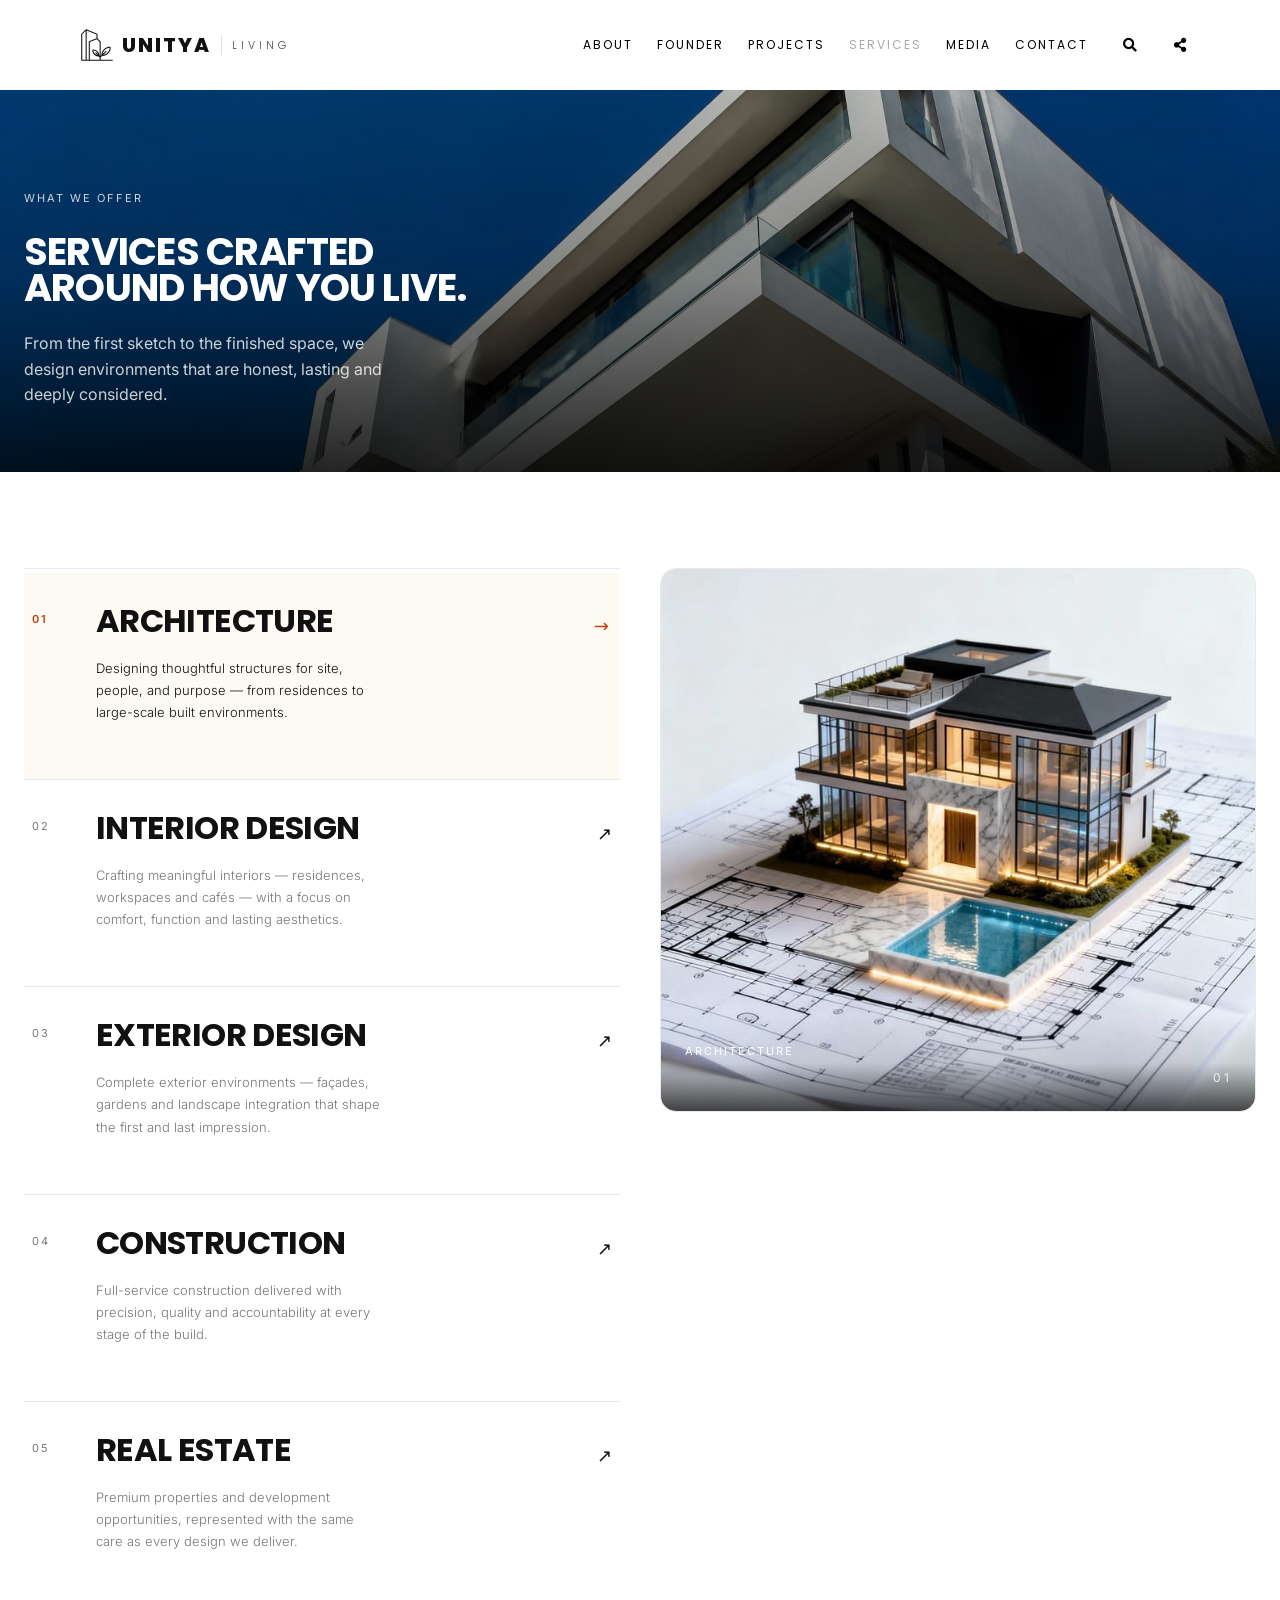
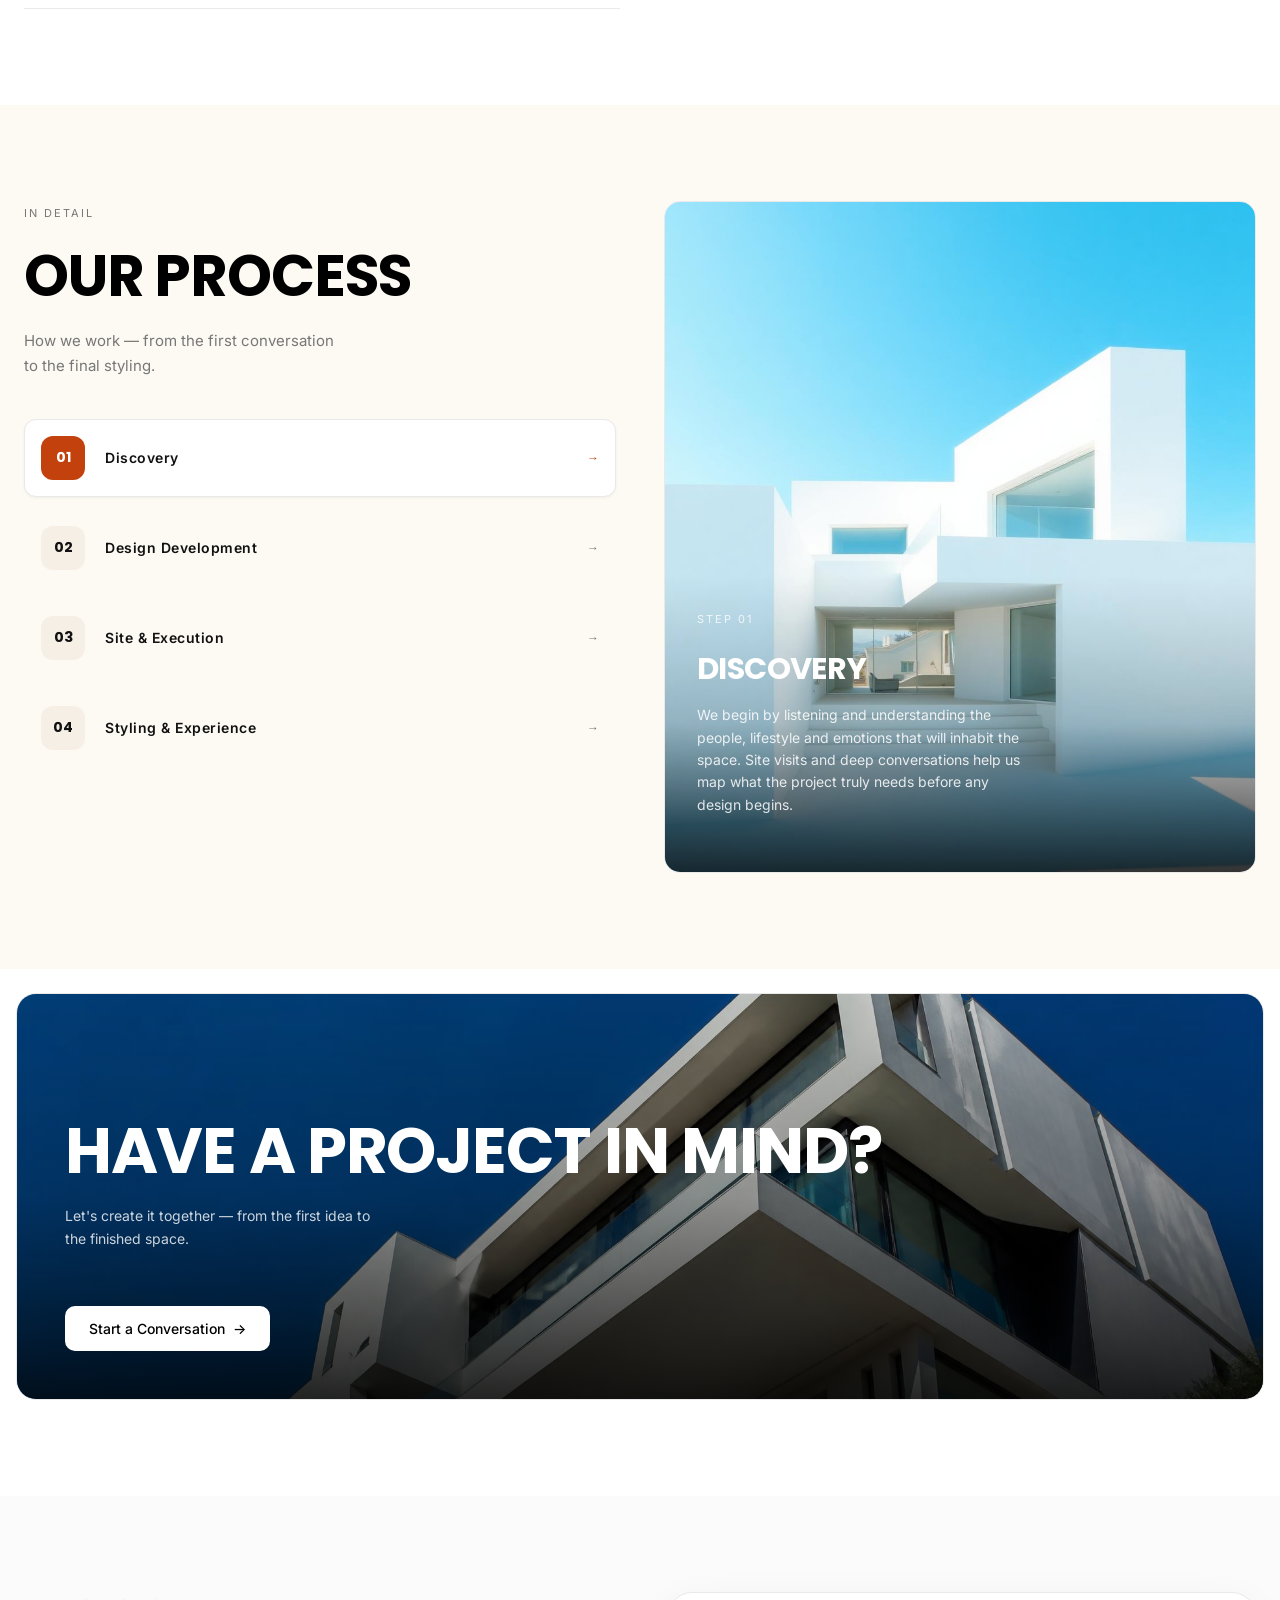
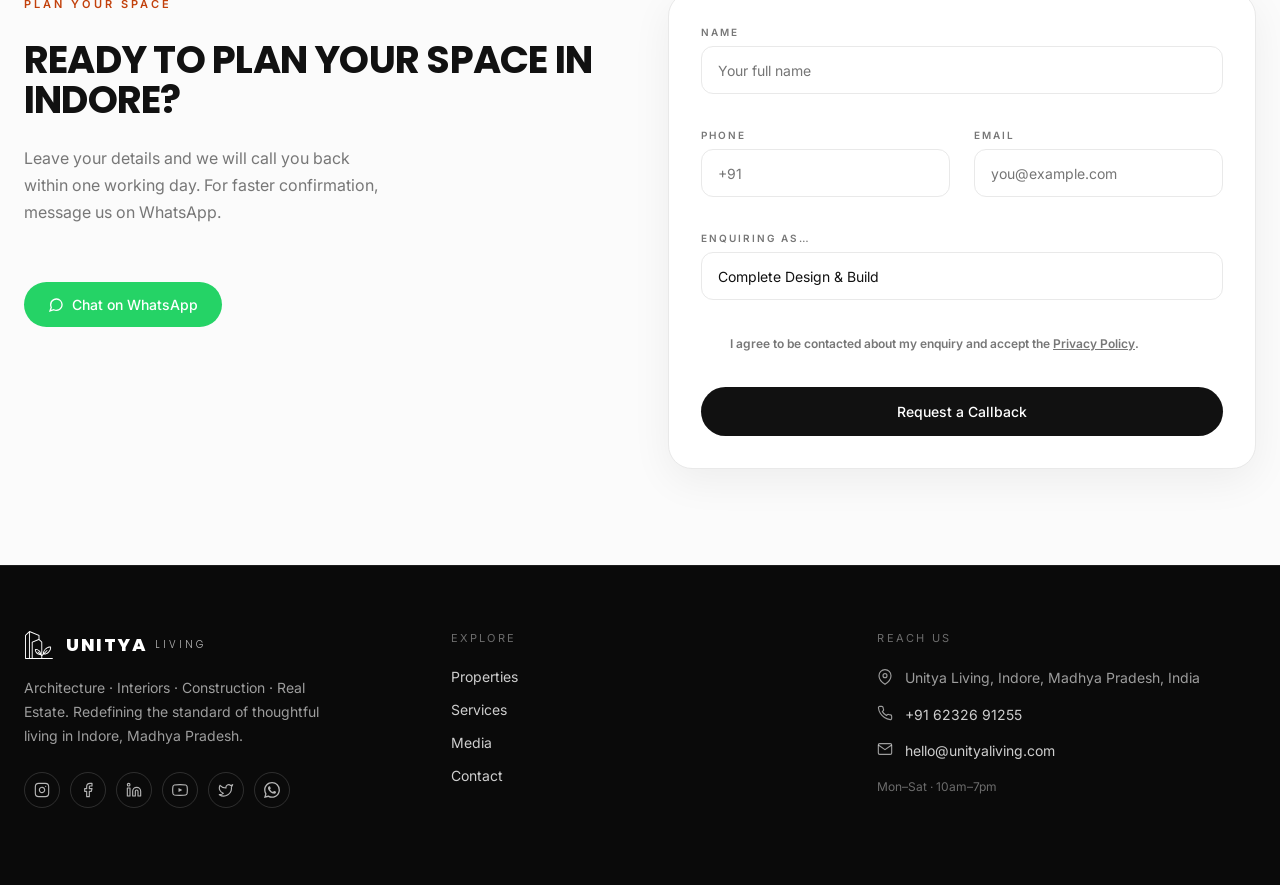
<file: modern/services/index.html>
<!DOCTYPE html>
<html lang="en">
<head>
    <meta charset="utf-8">
    <meta http-equiv="X-UA-Compatible" content="IE=edge">
    <meta name="description" content="Architecture, interior design, exterior design, construction and real estate under one vision. Explore the full range of Unitya Living services and how we work." />
    <link rel="icon" href="../images/favicon.ico" type="image/x-icon" />
    <link rel="shortcut icon" type="image/x-icon" href="../images/favicon.png" />
    <title>Services — Unitya Living</title>
    <meta name="viewport" content="width=device-width, initial-scale=1">
    <link rel="stylesheet" type="text/css" href="../css/bootstrap.min.css">
    <link rel="stylesheet" type="text/css" href="../css/fontawesome/css/font-awesome.min.css" />
    <link rel="stylesheet" type="text/css" href="../css/owl.carousel.min.css">
    <link rel="stylesheet" type="text/css" href="../css/magnific-popup.min.css">
    <link rel="stylesheet" type="text/css" href="../css/style.css">
    <link rel="stylesheet" type="text/css" href="../css/fontawesome-arkit.min.css">
    <link rel="stylesheet" type="text/css" href="../css/arkit-services.css">
    <link href="https://fonts.googleapis.com/css?family=Poppins:300,300i,400,400i,500,500i,600,600i,700,800,800i,900" rel="stylesheet">
    <link href="https://fonts.googleapis.com/css2?family=Instrument+Serif&family=Inter:wght@300;400;500;600&display=swap" rel="stylesheet">
    <style>
        .display { font-family: 'Poppins', sans-serif; font-weight: 700; line-height: 0.95; letter-spacing: -0.02em; text-transform: uppercase; }
        .eyebrow { font-size: 0.6875rem; letter-spacing: 0.18em; text-transform: uppercase; color: #777; font-family: 'Inter', sans-serif; }
        .bg-sand { background: #fdf9f3; }
        .bg-sand-deep { background: #f5efe6; }
        .border-border { border-color: #e9e9e9; }
        .text-muted-foreground { color: #777; }
        .text-foreground { color: #111; }
        html { scroll-behavior: smooth; }
    </style>
</head>
<body>
<div class="page-wraper">
    <header class="site-header header-style-1 nav-wide mobile-sider-drawer-menu">
        <div class="sticky-header main-bar-wraper">
            <div class="main-bar bg-white p-t10">
                <div class="container">
                    <div class="logo-header">
                        <div class="logo-header-inner logo-header-one">
                            <a href="../index.html" style="display:flex; align-items:center; gap:8px; text-decoration:none; line-height:1;">
                                                                    <svg viewBox="0 0 512 512" xmlns="http://www.w3.org/2000/svg" style="width:34px; height:34px; display:block; flex-shrink:0;"><path d="m295.393 478v-34.579l-15.762-15.762c-47.655 4.455-100.779-49.254-93.064-97.648a7.991 7.991 0 0 1 6.56-6.7c24.808-4.271 51.7 8.562 70.2 27.06 17.477 17.477 29.832 42.3 27.62 65.976l4.45 4.45v-210.609l-41.297-41.24-105.923 43.287v265.765zm-32.874-67.455c-13.595-3.126-26.813-11.084-37.552-21.822-13.432-13.432-23.616-32.217-23.194-50.236a56.965 56.965 0 0 1 21.948 4.261c23.3 9.157 44.493 32.035 50.112 56.486l-29.688-29.688a8 8 0 1 0 -11.313 11.312zm48.874 10.255 12.351-12.352c-3.628-32.107 13.272-66.205 37.1-90.031a135.1 135.1 0 0 1 45.587-30.369c16.73-6.576 33.626-8.74 48.629-6.133a7.991 7.991 0 0 1 6.56 6.7c5.377 33.647-11.489 69.005-36.53 94.046-23.826 23.826-57.926 40.727-90.032 37.1l-23.663 23.663v34.576h174.605a8 8 0 0 1 0 16h-460a8 8 0 0 1 -8-8v-393.3a7.981 7.981 0 0 1 2.788-6.069l65.934-65.85a7.925 7.925 0 0 1 9.807-1.852l162.471 66.398a7.963 7.963 0 0 1 4.963 7.375h.037v63.585l44.605 44.548a7.982 7.982 0 0 1 2.788 6.068zm28.233-28.234 47.683-47.683a8 8 0 1 1 11.312 11.313l-47.682 47.683c38.336-4.009 75.606-36.907 89.642-72.616 4.653-11.836 6.7-23.61 5.959-34.3-26.541-1.838-54.649 13.029-74.385 32.765-17.277 17.272-30.139 39.972-32.529 62.834zm-305.626 85.434h50.785v-432.734l-50.785 50.72zm66.785 0v-440.128l147.215 60.161v56.207l-110.823 45.288a7.965 7.965 0 0 0 -4.963 7.375h-.037v271.097z" fill="#111" fill-rule="evenodd"/></svg>
                                    <span style="display:flex; align-items:center; gap:10px;">
                                        <span style="font-family:'Poppins',sans-serif; font-weight:800; font-size:20px; letter-spacing:2px; color:#111; line-height:1; text-transform:uppercase;">UNITYA</span>
                                        <span style="width:1px; height:20px; background:#111; opacity:0.12; display:inline-block;"></span>
                                        <span style="font-family:'Poppins',sans-serif; font-weight:300; font-size:11px; letter-spacing:4px; color:#111; opacity:0.75; line-height:1; text-transform:uppercase; padding-top:1px;">LIVING</span>
                                    </span>
                            </a>
                        </div>
                    </div>
                    <button id="mobile-side-drawer" data-target=".header-nav" data-toggle="collapse" type="button" class="navbar-toggler collapsed">
                        <span class="sr-only">Toggle navigation</span>
                        <span class="icon-bar icon-bar-first"></span><span class="icon-bar icon-bar-two"></span><span class="icon-bar icon-bar-three"></span>
                    </button>
                    <div class="header-nav navbar-collapse collapse">
                        <ul class="nav navbar-nav">
                            <li><a href="../about/">About</a></li>
                            <li><a href="../founder/">Founder</a></li>
                            <li><a href="../projects/">Projects</a></li>
                            <li class="active"><a href="./">Services</a></li>
                            <li><a href="../media/">Media</a></li>
                            <li><a href="../index.html#contact">Contact</a></li>
                        </ul>
                    </div>
                    <div class="extra-nav">
                        <div class="extra-cell"><a href="#search" class="site-search-btn"><i class="fa fa-search"></i></a></div>
                        <div class="extra-cell">
                            <div class="dropdown share-icon-btn">
                                <a href="javascript:;" class="site-search-btn dropdown-toggle" data-bs-toggle="dropdown"><i class="fa fa-share-alt"></i></a>
                                <div class="dropdown-menu bg-white"><div class="top-bar"><ul class="social-bx list-inline"><li><a href="javascript:void(0);" class="fa fa-facebook"></a></li><li><a href="javascript:void(0);" class="fa fa-twitter"></a></li><li><a href="javascript:void(0);" class="fa fa-linkedin"></a></li><li><a href="javascript:void(0);" class="fa fa-rss"></a></li><li><a href="javascript:void(0);" class="fa fa-youtube"></a></li><li><a href="javascript:void(0);" class="fa fa-instagram"></a></li></ul></div></div>
                            </div>
                        </div>
                    </div>
                    <div id="search"><span class="close"></span><form role="search" id="searchform" action="/search" method="get" class="radius-xl"><div class="input-group"><input value="" name="q" type="search" placeholder="Type to search" /><span class="input-group-btn"><button type="button" class="search-btn"><i class="fa fa-search"></i></button></span></div></form></div>
                </div>
            </div>
        </div>
    </header>

    <div class="page-content">
        <!-- PAGE HERO -->
        <section style="position:relative; display:flex; min-height:32vh; align-items:flex-end; overflow:hidden; background:#000;">
            <img src="../images/services/hero-building.jpg" alt="Modern white residential building against a blue sky" style="position:absolute; inset:0; width:100%; height:100%; object-fit:cover;" loading="eager">
            <div style="position:absolute; inset:0; background: linear-gradient(to top, rgba(0,0,0,0.85) 0%, rgba(0,0,0,0.45) 50%, rgba(0,0,0,0.25) 100%);"></div>
            <div style="position:relative; z-index:1; width:100%; max-width:1400px; margin:0 auto; padding:96px 24px 40px;">
                <p style="font-size:11px; letter-spacing:0.18em; text-transform:uppercase; color:rgba(255,255,255,0.8); font-family:'Inter',sans-serif;">What we offer</p>
                <h1 class="display" style="margin-top:16px; max-width:22ch; font-size: clamp(1.5rem,3.2vw,2.4rem); color:#fff;">Services crafted<br>around how you live.</h1>
                <p style="margin-top:24px; max-width:36ch; font-size:16px; line-height:1.6; color:rgba(255,255,255,0.8); font-family:'Inter',sans-serif;">From the first sketch to the finished space, we design environments that are honest, lasting and deeply considered.</p>
            </div>
        </section>

        <!-- SERVICES -->
        <section style="max-width:1600px; margin:0 auto; padding:96px 24px 96px;">
            <div style="display:grid; gap:40px; grid-template-columns: repeat(auto-fit, minmax(300px, 1fr));">
                <!-- List -->
                <div>
                    <div style="height:1px; background:#e9e9e9; margin-bottom:4px;"></div>
                    <div id="services-list">
                        <div class="service-row active" data-index="0" style="border-bottom:1px solid #e9e9e9; cursor:pointer; background:#fdf9f3;">
                            <div style="display:flex; align-items:flex-start; gap:24px; padding:32px 8px;">
                                <span style="width:40px; padding-top:6px; font-size:11px; letter-spacing:0.2em; color:#c2410c; font-family:'Inter',sans-serif; font-weight:600;">01</span>
                                <div style="flex:1;">
                                    <h3 class="display" style="font-size: clamp(1.5rem,2.5vw,2rem); line-height:1; color:#111;">Architecture</h3>
                                    <p style="margin-top:12px; max-width:36ch; font-size:13px; line-height:1.7; color:#111; font-family:'Inter',sans-serif; font-weight:300;">Designing thoughtful structures for site, people, and purpose — from residences to large-scale built environments.</p>
                                </div>
                                <span style="padding-top:8px; font-size:18px; color:#c2410c; transform:rotate(45deg);">↗</span>
                            </div>
                        </div>
                        <div class="service-row" data-index="1" style="border-bottom:1px solid #e9e9e9; cursor:pointer;">
                            <div style="display:flex; align-items:flex-start; gap:24px; padding:32px 8px;">
                                <span style="width:40px; padding-top:6px; font-size:11px; letter-spacing:0.2em; color:#777; font-family:'Inter',sans-serif;">02</span>
                                <div style="flex:1;">
                                    <h3 class="display" style="font-size: clamp(1.5rem,2.5vw,2rem); line-height:1; color:#111;">Interior Design</h3>
                                    <p style="margin-top:12px; max-width:36ch; font-size:13px; line-height:1.7; color:#777; font-family:'Inter',sans-serif; font-weight:300;">Crafting meaningful interiors — residences, workspaces and cafés — with a focus on comfort, function and lasting aesthetics.</p>
                                </div>
                                <span style="padding-top:8px; font-size:18px; color:#111;">↗</span>
                            </div>
                        </div>
                        <div class="service-row" data-index="2" style="border-bottom:1px solid #e9e9e9; cursor:pointer;">
                            <div style="display:flex; align-items:flex-start; gap:24px; padding:32px 8px;">
                                <span style="width:40px; padding-top:6px; font-size:11px; letter-spacing:0.2em; color:#777; font-family:'Inter',sans-serif;">03</span>
                                <div style="flex:1;">
                                    <h3 class="display" style="font-size: clamp(1.5rem,2.5vw,2rem); line-height:1; color:#111;">Exterior Design</h3>
                                    <p style="margin-top:12px; max-width:36ch; font-size:13px; line-height:1.7; color:#777; font-family:'Inter',sans-serif; font-weight:300;">Complete exterior environments — façades, gardens and landscape integration that shape the first and last impression.</p>
                                </div>
                                <span style="padding-top:8px; font-size:18px; color:#111;">↗</span>
                            </div>
                        </div>
                        <div class="service-row" data-index="3" style="border-bottom:1px solid #e9e9e9; cursor:pointer;">
                            <div style="display:flex; align-items:flex-start; gap:24px; padding:32px 8px;">
                                <span style="width:40px; padding-top:6px; font-size:11px; letter-spacing:0.2em; color:#777; font-family:'Inter',sans-serif;">04</span>
                                <div style="flex:1;">
                                    <h3 class="display" style="font-size: clamp(1.5rem,2.5vw,2rem); line-height:1; color:#111;">Construction</h3>
                                    <p style="margin-top:12px; max-width:36ch; font-size:13px; line-height:1.7; color:#777; font-family:'Inter',sans-serif; font-weight:300;">Full-service construction delivered with precision, quality and accountability at every stage of the build.</p>
                                </div>
                                <span style="padding-top:8px; font-size:18px; color:#111;">↗</span>
                            </div>
                        </div>
                        <div class="service-row" data-index="4" style="border-bottom:1px solid #e9e9e9; cursor:pointer;">
                            <div style="display:flex; align-items:flex-start; gap:24px; padding:32px 8px;">
                                <span style="width:40px; padding-top:6px; font-size:11px; letter-spacing:0.2em; color:#777; font-family:'Inter',sans-serif;">05</span>
                                <div style="flex:1;">
                                    <h3 class="display" style="font-size: clamp(1.5rem,2.5vw,2rem); line-height:1; color:#111;">Real Estate</h3>
                                    <p style="margin-top:12px; max-width:36ch; font-size:13px; line-height:1.7; color:#777; font-family:'Inter',sans-serif; font-weight:300;">Premium properties and development opportunities, represented with the same care as every design we deliver.</p>
                                </div>
                                <span style="padding-top:8px; font-size:18px; color:#111;">↗</span>
                            </div>
                        </div>
                    </div>
                </div>
                <!-- Image -->
                <div style="display:none; position:sticky; top:128px; height:544px; overflow:hidden; border-radius:16px; border:1px solid #e9e9e9; background:#fdf9f3;" class="d-none d-lg-block" id="services-image-wrap">
                    <img src="../images/services/svc-architecture-model.jpg" alt="Architecture" data-svc="0" class="svc-img active" style="position:absolute; inset:0; width:100%; height:100%; object-fit:cover; opacity:1; transform:scale(1); transition:opacity 0.8s ease, transform 0.8s ease;">
                    <img src="../images/services/svc-interior.jpg" alt="Interior Design" data-svc="1" class="svc-img" style="position:absolute; inset:0; width:100%; height:100%; object-fit:cover; opacity:0; transform:scale(1.05); transition:opacity 0.8s ease, transform 0.8s ease;">
                    <img src="../images/services/svc-exterior.jpg" alt="Exterior Design" data-svc="2" class="svc-img" style="position:absolute; inset:0; width:100%; height:100%; object-fit:cover; opacity:0; transform:scale(1.05); transition:opacity 0.8s ease, transform 0.8s ease;">
                    <img src="../images/services/svc-construction.jpg" alt="Construction" data-svc="3" class="svc-img" style="position:absolute; inset:0; width:100%; height:100%; object-fit:cover; opacity:0; transform:scale(1.05); transition:opacity 0.8s ease, transform 0.8s ease;">
                    <img src="../images/services/svc-realestate.jpg" alt="Real Estate" data-svc="4" class="svc-img" style="position:absolute; inset:0; width:100%; height:100%; object-fit:cover; opacity:0; transform:scale(1.05); transition:opacity 0.8s ease, transform 0.8s ease;">
                    <div style="position:absolute; inset:auto 0 0 0; display:flex; align-items:flex-end; justify-content:space-between; background:linear-gradient(to top, rgba(0,0,0,0.7) 0%, rgba(0,0,0,0.1) 50%, transparent 100%); padding:24px;">
                        <p id="services-label" style="font-size:11px; letter-spacing:0.18em; text-transform:uppercase; color:#fff; font-family:'Inter',sans-serif;">Architecture</p>
                        <span id="services-num" style="font-size:12px; letter-spacing:0.2em; color:rgba(255,255,255,0.8); font-family:'Inter',sans-serif;">01</span>
                    </div>
                </div>
            </div>
        </section>

        <!-- PROCESS -->
        <section class="bg-sand" style="background:#fdf9f3; padding:96px 0;">
            <div style="max-width:1400px; margin:0 auto; padding:0 24px;">
                <div style="display:grid; gap:48px; grid-template-columns: repeat(auto-fit, minmax(300px, 1fr));">
                    <div>
                        <p class="eyebrow">In detail</p>
                        <h2 class="display" style="margin-top:16px; font-size: clamp(2rem,4.5vw,3.6rem);">Our Process</h2>
                        <p style="margin-top:24px; max-width:36ch; font-size:15px; line-height:1.7; color:#777; font-family:'Inter',sans-serif;">How we work — from the first conversation to the final styling.</p>
                        <div style="margin-top:40px; display:none;" class="d-none d-lg-flex" id="process-list-desktop">
                            <div style="display:flex; flex-direction:column; gap:12px; width:100%;">
                                <button type="button" data-step="0" class="process-btn active" style="display:flex; align-items:center; gap:20px; border-radius:12px; padding:16px; width:100%; text-align:left; background:#fff; border:1px solid #e9e9e9; box-shadow:0 1px 3px rgba(0,0,0,0.05);">
                                    <span style="display:flex; width:44px; height:44px; align-items:center; justify-content:center; border-radius:12px; background:#c2410c; color:#fff; font-size:14px; font-weight:700;">01</span>
                                    <span style="font-size:14px; font-weight:600; letter-spacing:0.5px; color:#111; font-family:'Inter',sans-serif;">Discovery</span>
                                    <span style="margin-left:auto; color:#c2410c;">→</span>
                                </button>
                                <button type="button" data-step="1" class="process-btn" style="display:flex; align-items:center; gap:20px; border-radius:12px; padding:16px; width:100%; text-align:left; background:transparent; border:1px solid transparent;">
                                    <span style="display:flex; width:44px; height:44px; align-items:center; justify-content:center; border-radius:12px; background:#f5efe6; color:#111; font-size:14px; font-weight:700;">02</span>
                                    <span style="font-size:14px; font-weight:600; letter-spacing:0.5px; color:#111; font-family:'Inter',sans-serif;">Design Development</span>
                                    <span style="margin-left:auto; color:#777;">→</span>
                                </button>
                                <button type="button" data-step="2" class="process-btn" style="display:flex; align-items:center; gap:20px; border-radius:12px; padding:16px; width:100%; text-align:left; background:transparent; border:1px solid transparent;">
                                    <span style="display:flex; width:44px; height:44px; align-items:center; justify-content:center; border-radius:12px; background:#f5efe6; color:#111; font-size:14px; font-weight:700;">03</span>
                                    <span style="font-size:14px; font-weight:600; letter-spacing:0.5px; color:#111; font-family:'Inter',sans-serif;">Site &amp; Execution</span>
                                    <span style="margin-left:auto; color:#777;">→</span>
                                </button>
                                <button type="button" data-step="3" class="process-btn" style="display:flex; align-items:center; gap:20px; border-radius:12px; padding:16px; width:100%; text-align:left; background:transparent; border:1px solid transparent;">
                                    <span style="display:flex; width:44px; height:44px; align-items:center; justify-content:center; border-radius:12px; background:#f5efe6; color:#111; font-size:14px; font-weight:700;">04</span>
                                    <span style="font-size:14px; font-weight:600; letter-spacing:0.5px; color:#111; font-family:'Inter',sans-serif;">Styling &amp; Experience</span>
                                    <span style="margin-left:auto; color:#777;">→</span>
                                </button>
                            </div>
                        </div>
                    </div>
                    <div style="position:relative; overflow:hidden; border-radius:16px; border:1px solid #e9e9e9; background:#fff; height:672px;">
                        <div style="position:relative; height:100%;">
                            <img src="../images/services/prop-la.jpg" alt="Discovery" data-step="0" class="step-img active" style="position:absolute; inset:0; width:100%; height:100%; object-fit:cover; opacity:1; transition:opacity 0.8s ease;">
                            <img src="../images/services/prop-miami.jpg" alt="Design Development" data-step="1" class="step-img" style="position:absolute; inset:0; width:100%; height:100%; object-fit:cover; opacity:0; transition:opacity 0.8s ease;">
                            <img src="../images/services/prop-ny.jpg" alt="Site & Execution" data-step="2" class="step-img" style="position:absolute; inset:0; width:100%; height:100%; object-fit:cover; opacity:0; transition:opacity 0.8s ease;">
                            <img src="../images/services/hero-building.jpg" alt="Styling & Experience" data-step="3" class="step-img" style="position:absolute; inset:0; width:100%; height:100%; object-fit:cover; opacity:0; transition:opacity 0.8s ease;">
                            <div style="position:absolute; inset:auto 0 0 0; background:linear-gradient(to top, rgba(0,0,0,0.8) 0%, rgba(0,0,0,0.2) 50%, transparent 100%); padding:32px;">
                                <p id="process-eyebrow" style="font-size:11px; letter-spacing:0.18em; text-transform:uppercase; color:rgba(255,255,255,0.8); font-family:'Inter',sans-serif;">Step 01</p>
                                <h3 id="process-title" class="display" style="margin-top:8px; font-size: clamp(1.5rem,3vw,1.9rem); color:#fff;">Discovery</h3>
                                <p id="process-desc" style="margin-top:12px; max-width:36ch; font-size:14px; line-height:1.6; color:rgba(255,255,255,0.85); font-family:'Inter',sans-serif;">We begin by listening and understanding the people, lifestyle and emotions that will inhabit the space. Site visits and deep conversations help us map what the project truly needs before any design begins.</p>
                            </div>
                        </div>
                    </div>
                </div>
                <!-- Mobile accordion -->
                <div style="margin-top:48px;" class="d-lg-none">
                    <div id="process-mobile">
                        <div style="border:1px solid #e9e9e9; border-radius:16px; background:#fff; margin-bottom:12px; overflow:hidden;">
                            <button type="button" data-step="0" class="w-100" style="display:flex; align-items:center; gap:16px; padding:16px 20px; width:100%; background:transparent; border:0; text-align:left;">
                                <span style="display:flex; width:40px; height:40px; align-items:center; justify-content:center; border-radius:12px; background:#c2410c; color:#fff; font-size:14px; font-weight:700;">01</span>
                                <span style="font-size:14px; font-weight:600; color:#111; font-family:'Inter',sans-serif;">Discovery</span>
                                <span style="margin-left:auto;">▼</span>
                            </button>
                            <div style="padding:0 20px 20px;"><img src="../images/services/prop-la.jpg" alt="Discovery" style="width:100%; aspect-ratio:16/9; object-fit:cover; border-radius:12px;"><p style="margin-top:16px; font-size:14px; line-height:1.6; color:#777; font-family:'Inter',sans-serif;">We begin by listening and understanding the people, lifestyle and emotions that will inhabit the space. Site visits and deep conversations help us map what the project truly needs before any design begins.</p></div>
                        </div>
                        <div style="border:1px solid #e9e9e9; border-radius:16px; background:#fff; margin-bottom:12px; overflow:hidden;">
                            <button type="button" data-step="1" class="w-100" style="display:flex; align-items:center; gap:16px; padding:16px 20px; width:100%; background:transparent; border:0; text-align:left;">
                                <span style="display:flex; width:40px; height:40px; align-items:center; justify-content:center; border-radius:12px; background:#f5efe6; color:#111; font-size:14px; font-weight:700;">02</span>
                                <span style="font-size:14px; font-weight:600; color:#111; font-family:'Inter',sans-serif;">Design Development</span>
                                <span style="margin-left:auto;">▼</span>
                            </button>
                        </div>
                        <div style="border:1px solid #e9e9e9; border-radius:16px; background:#fff; margin-bottom:12px; overflow:hidden;">
                            <button type="button" data-step="2" class="w-100" style="display:flex; align-items:center; gap:16px; padding:16px 20px; width:100%; background:transparent; border:0; text-align:left;">
                                <span style="display:flex; width:40px; height:40px; align-items:center; justify-content:center; border-radius:12px; background:#f5efe6; color:#111; font-size:14px; font-weight:700;">03</span>
                                <span style="font-size:14px; font-weight:600; color:#111; font-family:'Inter',sans-serif;">Site &amp; Execution</span>
                                <span style="margin-left:auto;">▼</span>
                            </button>
                        </div>
                        <div style="border:1px solid #e9e9e9; border-radius:16px; background:#fff; overflow:hidden;">
                            <button type="button" data-step="3" class="w-100" style="display:flex; align-items:center; gap:16px; padding:16px 20px; width:100%; background:transparent; border:0; text-align:left;">
                                <span style="display:flex; width:40px; height:40px; align-items:center; justify-content:center; border-radius:12px; background:#f5efe6; color:#111; font-size:14px; font-weight:700;">04</span>
                                <span style="font-size:14px; font-weight:600; color:#111; font-family:'Inter',sans-serif;">Styling &amp; Experience</span>
                                <span style="margin-left:auto;">▼</span>
                            </button>
                        </div>
                    </div>
                </div>
            </div>
        </section>

        <!-- CTA -->
        <section style="padding:24px 16px 96px; background:#fff;">
            <div style="position:relative; max-width:1400px; margin:0 auto; overflow:hidden; border-radius:20px; border:1px solid #e9e9e9;">
                <img src="../images/services/hero-building.jpg" alt="" aria-hidden="true" style="width:100%; height:45vh; min-height:360px; object-fit:cover;" loading="lazy">
                <div style="position:absolute; inset:0; background: linear-gradient(to top, rgba(0,0,0,0.85) 0%, rgba(0,0,0,0.4) 50%, rgba(0,0,0,0.2) 100%);"></div>
                <div style="position:absolute; inset:auto 0 0 0; padding:24px;">
                    <div style="padding:24px;">
                        <h2 class="display" style="max-width:22ch; font-size: clamp(2.2rem,5vw,4rem); color:#fff;">Have a project in mind?</h2>
                        <p style="margin-top:16px; max-width:36ch; font-size:14px; line-height:1.6; color:rgba(255,255,255,0.8); font-family:'Inter',sans-serif;">Let's create it together — from the first idea to the finished space.</p>
                        <a href="../index.html#contact" style="margin-top:32px; display:inline-flex; align-items:center; gap:8px; background:#fff; border-radius:10px; padding:12px 24px; font-size:14px; font-weight:500; color:#000; text-decoration:none; font-family:'Inter',sans-serif;">Start a Conversation <span>→</span></a>
                    </div>
                </div>
            </div>
        </section>
    </div>

            <!-- ENQUIRY SECTION — exact copy from Unitya/src/components/site/enquiry-section.tsx:39 -->
        <section id="enquire" style="background:rgba(249,249,249,0.6); padding:96px 0;">
            <div style="max-width:1400px; margin:0 auto; padding:0 24px; display:grid; gap:56px; grid-template-columns: repeat(auto-fit, minmax(320px, 1fr)); align-items:start;">
                <div>
                    <p style="font-size:11px; letter-spacing:0.28em; text-transform:uppercase; color:#c2410c; font-family:'Inter', sans-serif; font-weight:600;">Plan Your Space</p>
                    <h2 style="margin-top:16px; font-family:'Poppins', sans-serif; font-weight:700; font-size: clamp(1.5rem,3.2vw,2.4rem); line-height:1.05; letter-spacing:-0.02em; color:#111; text-transform:uppercase;">Ready to plan your space in Indore?</h2>
                    <p style="margin-top:24px; max-width:36ch; font-size:16px; line-height:1.7; color:#777; font-family:'Inter', sans-serif;">Leave your details and we will call you back within one working day. For faster confirmation, message us on WhatsApp.</p>
                    <a href="https://wa.me/916232691255?text=Hi%20Unitya%20Living%2C%20I%27d%20like%20to%20discuss%20your%20project%20with%20Unitya%20Living.%20Please%20share%20the%20details%20and%20get%20back%20to%20me." target="_blank" rel="noopener noreferrer" style="margin-top:32px; display:inline-flex; align-items:center; gap:8px; background:#25D366; color:#fff; border-radius:999px; padding:12px 24px; font-size:14px; font-weight:500; text-decoration:none; font-family:'Inter', sans-serif;">
                        <svg viewBox="0 0 24 24" fill="none" stroke="currentColor" stroke-width="2" style="width:16px; height:16px;"><path d="M21 11.5a8.38 8.38 0 0 1-.9 3.8 8.5 8.5 0 0 1-7.6 4.7 8.38 8.38 0 0 1-3.8-.9L3 21l1.9-5.7a8.38 8.38 0 0 1-.9-3.8 8.5 8.5 0 0 1 4.7-7.6 8.38 8.38 0 0 1 3.8-.9h.5a8.48 8.48 0 0 1 8 8v.5z"/></svg>
                        Chat on WhatsApp
                    </a>
                </div>
                <div style="background:#fff; border:1px solid #e9e9e9; border-radius:24px; padding:32px; box-shadow:0 12px 40px rgba(0,0,0,0.06);">
                    <form onsubmit="event.preventDefault(); alert('Enquiry received — our team will call you back within one working day.'); this.reset();" style="display:flex; flex-direction:column; gap:24px;" novalidate>
                        <label style="display:block;">
                            <span style="display:block; margin-bottom:6px; font-size:10px; letter-spacing:0.2em; text-transform:uppercase; color:#777; font-family:'Inter',sans-serif;">Name</span>
                            <input type="text" placeholder="Your full name" required style="height:48px; width:100%; border-radius:12px; border:1px solid #e9e9e9; background:#fff; padding:0 16px; font-size:14px; color:#111; outline:none; font-family:'Inter',sans-serif;">
                        </label>
                        <div style="display:grid; gap:24px; grid-template-columns: repeat(auto-fit, minmax(200px, 1fr));">
                            <label style="display:block;">
                                <span style="display:block; margin-bottom:6px; font-size:10px; letter-spacing:0.2em; text-transform:uppercase; color:#777; font-family:'Inter',sans-serif;">Phone</span>
                                <input type="tel" placeholder="+91" required style="height:48px; width:100%; border-radius:12px; border:1px solid #e9e9e9; background:#fff; padding:0 16px; font-size:14px; color:#111; outline:none; font-family:'Inter',sans-serif;">
                            </label>
                            <label style="display:block;">
                                <span style="display:block; margin-bottom:6px; font-size:10px; letter-spacing:0.2em; text-transform:uppercase; color:#777; font-family:'Inter',sans-serif;">Email</span>
                                <input type="email" placeholder="you@example.com" required style="height:48px; width:100%; border-radius:12px; border:1px solid #e9e9e9; background:#fff; padding:0 16px; font-size:14px; color:#111; outline:none; font-family:'Inter',sans-serif;">
                            </label>
                        </div>
                        <label style="display:block;">
                            <span style="display:block; margin-bottom:6px; font-size:10px; letter-spacing:0.2em; text-transform:uppercase; color:#777; font-family:'Inter',sans-serif;">Enquiring as…</span>
                            <select style="height:48px; width:100%; border-radius:12px; border:1px solid #e9e9e9; background:#fff; padding:0 16px; font-size:14px; color:#111; outline:none; font-family:'Inter',sans-serif; cursor:pointer; appearance:none;">
                                <option>Complete Design &amp; Build</option>
                                <option>Architecture</option>
                                <option>Interior Design</option>
                                <option>Exterior Design</option>
                                <option>Construction</option>
                                <option>Real Estate</option>
                                <option>Other</option>
                            </select>
                        </label>
                        <label style="display:flex; align-items:flex-start; gap:12px; cursor:pointer;">
                            <input type="checkbox" required style="margin-top:2px; width:16px; height:16px; accent-color:#111; cursor:pointer;">
                            <span style="font-size:12px; line-height:1.6; color:#777; font-family:'Inter',sans-serif;">I agree to be contacted about my enquiry and accept the <span style="text-decoration:underline;">Privacy Policy</span>.</span>
                        </label>
                        <button type="submit" style="width:100%; background:#111; color:#fff; border-radius:999px; padding:14px 24px; font-size:14px; font-weight:500; border:0; cursor:pointer; font-family:'Inter',sans-serif;">Request a Callback</button>
                    </form>
                </div>
            </div>
        </section>
        <!-- ENQUIRY SECTION END -->

        <footer id="contact" class="site-footer footer-dark footer-wide" style="background:#0a0a0a; color:#fff; border-top:1px solid rgba(255,255,255,0.08);">
        <div style="max-width:1400px; margin:0 auto; padding:64px 24px;">
            <div style="display:grid; gap:48px; grid-template-columns: repeat(auto-fit, minmax(250px, 1fr));">
                <!-- Brand -->
                <div>
                    <a href="../index.html" style="display:flex; align-items:center; gap:12px; text-decoration:none;">
                        <svg viewBox="0 0 512 512" xmlns="http://www.w3.org/2000/svg" style="width:30px; height:30px; display:block; flex-shrink:0;"><path d="m295.393 478v-34.579l-15.762-15.762c-47.655 4.455-100.779-49.254-93.064-97.648a7.991 7.991 0 0 1 6.56-6.7c24.808-4.271 51.7 8.562 70.2 27.06 17.477 17.477 29.832 42.3 27.62 65.976l4.45 4.45v-210.609l-41.297-41.24-105.923 43.287v265.765zm-32.874-67.455c-13.595-3.126-26.813-11.084-37.552-21.822-13.432-13.432-23.616-32.217-23.194-50.236a56.965 56.965 0 0 1 21.948 4.261c23.3 9.157 44.493 32.035 50.112 56.486l-29.688-29.688a8 8 0 1 0 -11.313 11.312zm48.874 10.255 12.351-12.352c-3.628-32.107 13.272-66.205 37.1-90.031a135.1 135.1 0 0 1 45.587-30.369c16.73-6.576 33.626-8.74 48.629-6.133a7.991 7.991 0 0 1 6.56 6.7c5.377 33.647-11.489 69.005-36.53 94.046-23.826 23.826-57.926 40.727-90.032 37.1l-23.663 23.663v34.576h174.605a8 8 0 0 1 0 16h-460a8 8 0 0 1 -8-8v-393.3a7.981 7.981 0 0 1 2.788-6.069l65.934-65.85a7.925 7.925 0 0 1 9.807-1.852l162.471 66.398a7.963 7.963 0 0 1 4.963 7.375h.037v63.585l44.605 44.548a7.982 7.982 0 0 1 2.788 6.068zm28.233-28.234 47.683-47.683a8 8 0 1 1 11.312 11.313l-47.682 47.683c38.336-4.009 75.606-36.907 89.642-72.616 4.653-11.836 6.7-23.61 5.959-34.3-26.541-1.838-54.649 13.029-74.385 32.765-17.277 17.272-30.139 39.972-32.529 62.834zm-305.626 85.434h50.785v-432.734l-50.785 50.72zm66.785 0v-440.128l147.215 60.161v56.207l-110.823 45.288a7.965 7.965 0 0 0 -4.963 7.375h-.037v271.097z" fill="white" fill-rule="evenodd"/></svg>
                        <span style="display:flex; align-items:center; gap:8px;">
                            <span style="font-family:'Poppins',sans-serif; font-weight:800; font-size:18px; letter-spacing:1.5px; color:#fff; line-height:1;">UNITYA</span>
                            <span style="font-family:'Poppins',sans-serif; font-weight:300; font-size:10px; letter-spacing:3px; color:rgba(255,255,255,0.7); line-height:1;">LIVING</span>
                        </span>
                    </a>
                    <p style="margin-top:16px; max-width:320px; font-size:14px; line-height:1.7; color:rgba(255,255,255,0.6); font-family:'Inter',sans-serif;">Architecture · Interiors · Construction · Real Estate. Redefining the standard of thoughtful living in Indore, Madhya Pradesh.</p>
                    <div style="margin-top:24px; display:flex; gap:10px; flex-wrap:wrap;">
                        
            <a href="#" target="_blank" rel="noreferrer" aria-label="Instagram" style="display:flex; align-items:center; justify-content:center; width:36px; height:36px; border-radius:999px; border:1px solid rgba(255,255,255,0.15); color:rgba(255,255,255,0.7); text-decoration:none; transition: all 0.2s;">
              <svg viewBox="0 0 24 24" fill="none" stroke="currentColor" stroke-width="1.7" stroke-linecap="round" stroke-linejoin="round" style="width:16px; height:16px; display:block;"><rect x="2" y="2" width="20" height="20" rx="5" ry="5"/><path d="M16 11.37A4 4 0 1 1 12.63 8 4 4 0 0 1 16 11.37z"/><line x1="17.5" y1="6.5" x2="17.51" y2="6.5"/></svg>
            </a>
            <a href="#" target="_blank" rel="noreferrer" aria-label="Facebook" style="display:flex; align-items:center; justify-content:center; width:36px; height:36px; border-radius:999px; border:1px solid rgba(255,255,255,0.15); color:rgba(255,255,255,0.7); text-decoration:none; transition: all 0.2s;">
              <svg viewBox="0 0 24 24" fill="none" stroke="currentColor" stroke-width="1.7" stroke-linecap="round" stroke-linejoin="round" style="width:16px; height:16px; display:block;"><path d="M18 2h-3a5 5 0 0 0-5 5v3H7v4h3v8h4v-8h3l1-4h-4V7a1 1 0 0 1 1-1h3z"/></svg>
            </a>
            <a href="#" target="_blank" rel="noreferrer" aria-label="LinkedIn" style="display:flex; align-items:center; justify-content:center; width:36px; height:36px; border-radius:999px; border:1px solid rgba(255,255,255,0.15); color:rgba(255,255,255,0.7); text-decoration:none; transition: all 0.2s;">
              <svg viewBox="0 0 24 24" fill="none" stroke="currentColor" stroke-width="1.7" stroke-linecap="round" stroke-linejoin="round" style="width:16px; height:16px; display:block;"><path d="M16 8a6 6 0 0 1 6 6v7h-4v-7a2 2 0 0 0-2-2 2 2 0 0 0-2 2v7h-4v-7a6 6 0 0 1 6-6z"/><rect x="2" y="9" width="4" height="12"/><circle cx="4" cy="4" r="2"/></svg>
            </a>
            <a href="#" target="_blank" rel="noreferrer" aria-label="YouTube" style="display:flex; align-items:center; justify-content:center; width:36px; height:36px; border-radius:999px; border:1px solid rgba(255,255,255,0.15); color:rgba(255,255,255,0.7); text-decoration:none; transition: all 0.2s;">
              <svg viewBox="0 0 24 24" fill="none" stroke="currentColor" stroke-width="1.7" stroke-linecap="round" stroke-linejoin="round" style="width:16px; height:16px; display:block;"><path d="M22.54 6.42a2.78 2.78 0 0 0-1.94-2C18.88 4 12 4 12 4s-6.88 0-8.6.46a2.78 2.78 0 0 0-1.94 2A29 29 0 0 0 1 12a29 29 0 0 0 .46 5.58 2.78 2.78 0 0 0 1.94 2C5.12 20 12 20 12 20s6.88 0 8.6-.46a2.78 2.78 0 0 0 1.94-2A29 29 0 0 0 23 12a29 29 0 0 0-.46-5.58z"/><polygon points="9.75 15.02 15.5 12 9.75 8.98 9.75 15.02" fill="currentColor" stroke="none"/></svg>
            </a>
            <a href="#" target="_blank" rel="noreferrer" aria-label="Twitter" style="display:flex; align-items:center; justify-content:center; width:36px; height:36px; border-radius:999px; border:1px solid rgba(255,255,255,0.15); color:rgba(255,255,255,0.7); text-decoration:none; transition: all 0.2s;">
              <svg viewBox="0 0 24 24" fill="none" stroke="currentColor" stroke-width="1.7" stroke-linecap="round" stroke-linejoin="round" style="width:16px; height:16px; display:block;"><path d="M22 4s-.7 2.1-2 3.4c1.6 10-9.4 17.3-18 11.6 2.2.1 4.4-.6 6-2C3 15.5.5 9.6 3 5c2.2 2.6 5.6 4.1 9 4-.9-4.2 4-6.6 7-3.8 1.1 0 3-1.2 3-1.2z"/></svg>
            </a>
            <a href="https://wa.me/916232691255" target="_blank" rel="noreferrer" aria-label="WhatsApp" style="display:flex; align-items:center; justify-content:center; width:36px; height:36px; border-radius:999px; border:1px solid rgba(255,255,255,0.15); color:rgba(255,255,255,0.7); text-decoration:none; transition: all 0.2s;">
              <svg viewBox="0 0 24 24" fill="currentColor" style="width:16px; height:16px; display:block;"><path d="M17.472 14.382c-.297-.149-1.758-.867-2.03-.967-.273-.099-.471-.148-.67.15-.197.297-.767.966-.94 1.164-.173.199-.347.223-.644.075-.297-.15-1.255-.463-2.39-1.475-.883-.788-1.48-1.761-1.653-2.059-.173-.297-.018-.458.13-.606.134-.133.298-.347.446-.52.149-.174.198-.298.298-.497.099-.198.05-.371-.025-.52-.075-.149-.669-1.612-.916-2.207-.242-.579-.487-.5-.669-.51-.173-.008-.371-.01-.57-.01-.198 0-.52.074-.792.372-.272.297-1.04 1.016-1.04 2.479 0 1.462 1.065 2.875 1.213 3.074.149.198 2.096 3.2 5.077 4.487.709.306 1.262.489 1.694.625.712.227 1.36.195 1.871.118.571-.085 1.758-.719 2.006-1.413.248-.694.248-1.289.173-1.413-.074-.124-.272-.198-.57-.347m-5.421 7.403h-.004a9.87 9.87 0 01-5.031-1.378l-.361-.214-3.741.982.998-3.648-.235-.374a9.86 9.86 0 01-1.51-5.26c.001-5.45 4.436-9.884 9.888-9.884 2.64 0 5.122 1.03 6.988 2.898a9.825 9.825 0 012.893 6.994c-.003 5.45-4.437 9.884-9.885 9.884m8.413-18.297A11.815 11.815 0 0012.05 0C5.495 0 .16 5.335.157 11.892c0 2.096.547 4.142 1.588 5.945L.057 24l6.305-1.654a11.882 11.882 0 005.683 1.448h.005c6.554 0 11.89-5.335 11.893-11.893a11.821 11.821 0 00-3.48-8.413z"/></svg>
            </a>
                    </div>
                </div>
                <!-- Explore -->
                <div>
                    <div style="font-size:11px; letter-spacing:0.2em; text-transform:uppercase; color:rgba(255,255,255,0.4); font-family:'Inter',sans-serif;">Explore</div>
                    <ul style="margin-top:20px; list-style:none; padding:0; display:flex; flex-direction:column; gap:12px;">
                        
              <li><a href="../projects/" style="color:rgba(255,255,255,0.8); text-decoration:none; font-size:14px; font-family:'Inter',sans-serif;">Properties</a></li>
              <li><a href="../services/" style="color:rgba(255,255,255,0.8); text-decoration:none; font-size:14px; font-family:'Inter',sans-serif;">Services</a></li>
              <li><a href="../media/" style="color:rgba(255,255,255,0.8); text-decoration:none; font-size:14px; font-family:'Inter',sans-serif;">Media</a></li>
              <li><a href="../index.html#contact" style="color:rgba(255,255,255,0.8); text-decoration:none; font-size:14px; font-family:'Inter',sans-serif;">Contact</a></li>
                    </ul>
                </div>
                <!-- Reach us -->
                <div>
                    <div style="font-size:11px; letter-spacing:0.2em; text-transform:uppercase; color:rgba(255,255,255,0.4); font-family:'Inter',sans-serif;">Reach us</div>
                    <ul style="margin-top:20px; list-style:none; padding:0; display:flex; flex-direction:column; gap:16px;">
                        <li style="display:flex; gap:12px; font-size:14px; line-height:1.6; color:rgba(255,255,255,0.6); font-family:'Inter',sans-serif;">
                            <svg viewBox="0 0 24 24" fill="none" stroke="currentColor" stroke-width="1.7" style="width:16px; height:16px; flex-shrink:0; margin-top:2px;"><path d="M21 10c0 7-9 13-9 13s-9-6-9-13a9 9 0 0 1 18 0z"/><circle cx="12" cy="10" r="3"/></svg>
                            <span>Unitya Living, Indore, Madhya Pradesh, India</span>
                        </li>
                        <li style="display:flex; gap:12px; font-size:14px; color:rgba(255,255,255,0.6); font-family:'Inter',sans-serif;">
                            <svg viewBox="0 0 24 24" fill="none" stroke="currentColor" stroke-width="1.7" style="width:16px; height:16px; flex-shrink:0;"><path d="M22 16.92v3a2 2 0 0 1-2.18 2 19.79 19.79 0 0 1-8.63-3.07 19.5 19.5 0 0 1-6-6 19.79 19.79 0 0 1-3.07-8.67A2 2 0 0 1 4.11 2h3a2 2 0 0 1 2 1.72 12.84 12.84 0 0 0 .7 2.81 a2 2 0 0 1-.45 2.11L8.09 9.91a16 16 0 0 0 6 6l1.27-1.27a2 2 0 0 1 2.11-.45 12.84 12.84 0 0 0 2.81.7A2 2 0 0 1 22 16.92z"/></svg>
                            <a href="tel:+916232691255" style="color:rgba(255,255,255,0.8); text-decoration:none;">+91 62326 91255</a>
                        </li>
                        <li style="display:flex; gap:12px; font-size:14px; color:rgba(255,255,255,0.6); font-family:'Inter',sans-serif;">
                            <svg viewBox="0 0 24 24" fill="none" stroke="currentColor" stroke-width="1.7" style="width:16px; height:16px; flex-shrink:0;"><path d="M4 4h16c1.1 0 2 .9 2 2v12c0 1.1-.9 2-2 2H4c-1.1 0-2-.9-2-2V6c0-1.1.9-2 2-2z"/><polyline points="22,6 12,13 2,6"/></svg>
                            <a href="mailto:hello@unityaliving.com" style="color:rgba(255,255,255,0.8); text-decoration:none;">hello@unityaliving.com</a>
                        </li>
                        <li style="font-size:12px; color:rgba(255,255,255,0.4); font-family:'Inter',sans-serif;">Mon–Sat · 10am–7pm</li>
                    </ul>
                </div>
            </div>
        </div>
</footer>
    <button class="scroltop"><span class="fa fa-angle-up relative" id="btn-vibrate"></span></button>
</div>
<script src="../js/jquery-3.7.1.min.js"></script>
<script src="../js/popper.min.js"></script>
<script src="../js/bootstrap.min.js"></script>
<script src="../js/custom.js"></script>
<script>
    (function(){
        var rows = document.querySelectorAll('.service-row');
        var imgs = document.querySelectorAll('.svc-img');
        var label = document.getElementById('services-label');
        var num = document.getElementById('services-num');
        var names = ['Architecture','Interior Design','Exterior Design','Construction','Real Estate'];
        function activate(i){
            rows.forEach(function(r, idx){
                var isActive = idx===parseInt(i);
                r.style.background = isActive ? '#fdf9f3' : 'transparent';
                var span = r.querySelector('span');
                if(span) span.style.color = isActive ? '#c2410c' : '#777';
                var arrow = r.querySelector('span:last-child');
                if(arrow) { arrow.style.color = isActive ? '#c2410c' : '#111'; arrow.style.transform = isActive ? 'rotate(45deg)' : 'none'; }
            });
            imgs.forEach(function(img){ var on = img.getAttribute('data-svc')==i; img.style.opacity = on?'1':'0'; img.style.transform = on?'scale(1)':'scale(1.05)'; });
            if(label) label.textContent = names[i] || '';
            if(num) num.textContent = String(parseInt(i)+1).padStart(2,'0');
        }
        rows.forEach(function(row){
            row.addEventListener('mouseenter', function(){ activate(this.getAttribute('data-index')); });
            row.addEventListener('click', function(){ activate(this.getAttribute('data-index')); });
        });
        var btns = document.querySelectorAll('.process-btn');
        var stepImgs = document.querySelectorAll('.step-img');
        var titleEl = document.getElementById('process-title');
        var descEl = document.getElementById('process-desc');
        var eyeEl = document.getElementById('process-eyebrow');
        var descs = [
            "We begin by listening and understanding the people, lifestyle and emotions that will inhabit the space. Site visits and deep conversations help us map what the project truly needs before any design begins.",
            "From spatial planning to material selection, we develop concepts that balance beauty with practicality. Every detail — from the flow of rooms to the texture of surfaces — is carefully considered and refined.",
            "We work closely with contractors, vendors and site teams throughout the build, ensuring design intent is translated faithfully. Regular site visits and clear communication keep quality and timelines on track.",
            "The final layer is where a space truly comes alive. We curate furniture, objects, lighting and textiles to complete the story and leave a space that feels considered, warm and entirely yours."
        ];
        var titles = ["Discovery","Design Development","Site & Execution","Styling & Experience"];
        function activateStep(i){
            btns.forEach(function(b, idx){
                var active = idx==i;
                b.style.background = active ? '#fff' : 'transparent';
                b.style.borderColor = active ? '#e9e9e9' : 'transparent';
                b.style.boxShadow = active ? '0 1px 3px rgba(0,0,0,0.05)' : 'none';
                var icon = b.querySelector('span');
                if(icon) { icon.style.background = active ? '#c2410c' : '#f5efe6'; icon.style.color = active ? '#fff' : '#111'; }
                var arrow = b.querySelector('span:last-child');
                if(arrow) { arrow.style.color = active ? '#c2410c' : '#777'; arrow.style.transform = active ? 'rotate(90deg)' : 'none'; }
            });
            stepImgs.forEach(function(img){ img.style.opacity = img.getAttribute('data-step')==i ? '1' : '0'; });
            if(titleEl) titleEl.textContent = titles[i];
            if(descEl) descEl.textContent = descs[i];
            if(eyeEl) eyeEl.textContent = 'Step 0' + (parseInt(i)+1);
        }
        btns.forEach(function(btn){ btn.addEventListener('mouseenter', function(){ activateStep(this.getAttribute('data-step')); }); btn.addEventListener('click', function(){ activateStep(this.getAttribute('data-step')); }); });
    })();
</script>
</body>
</html>
</file>
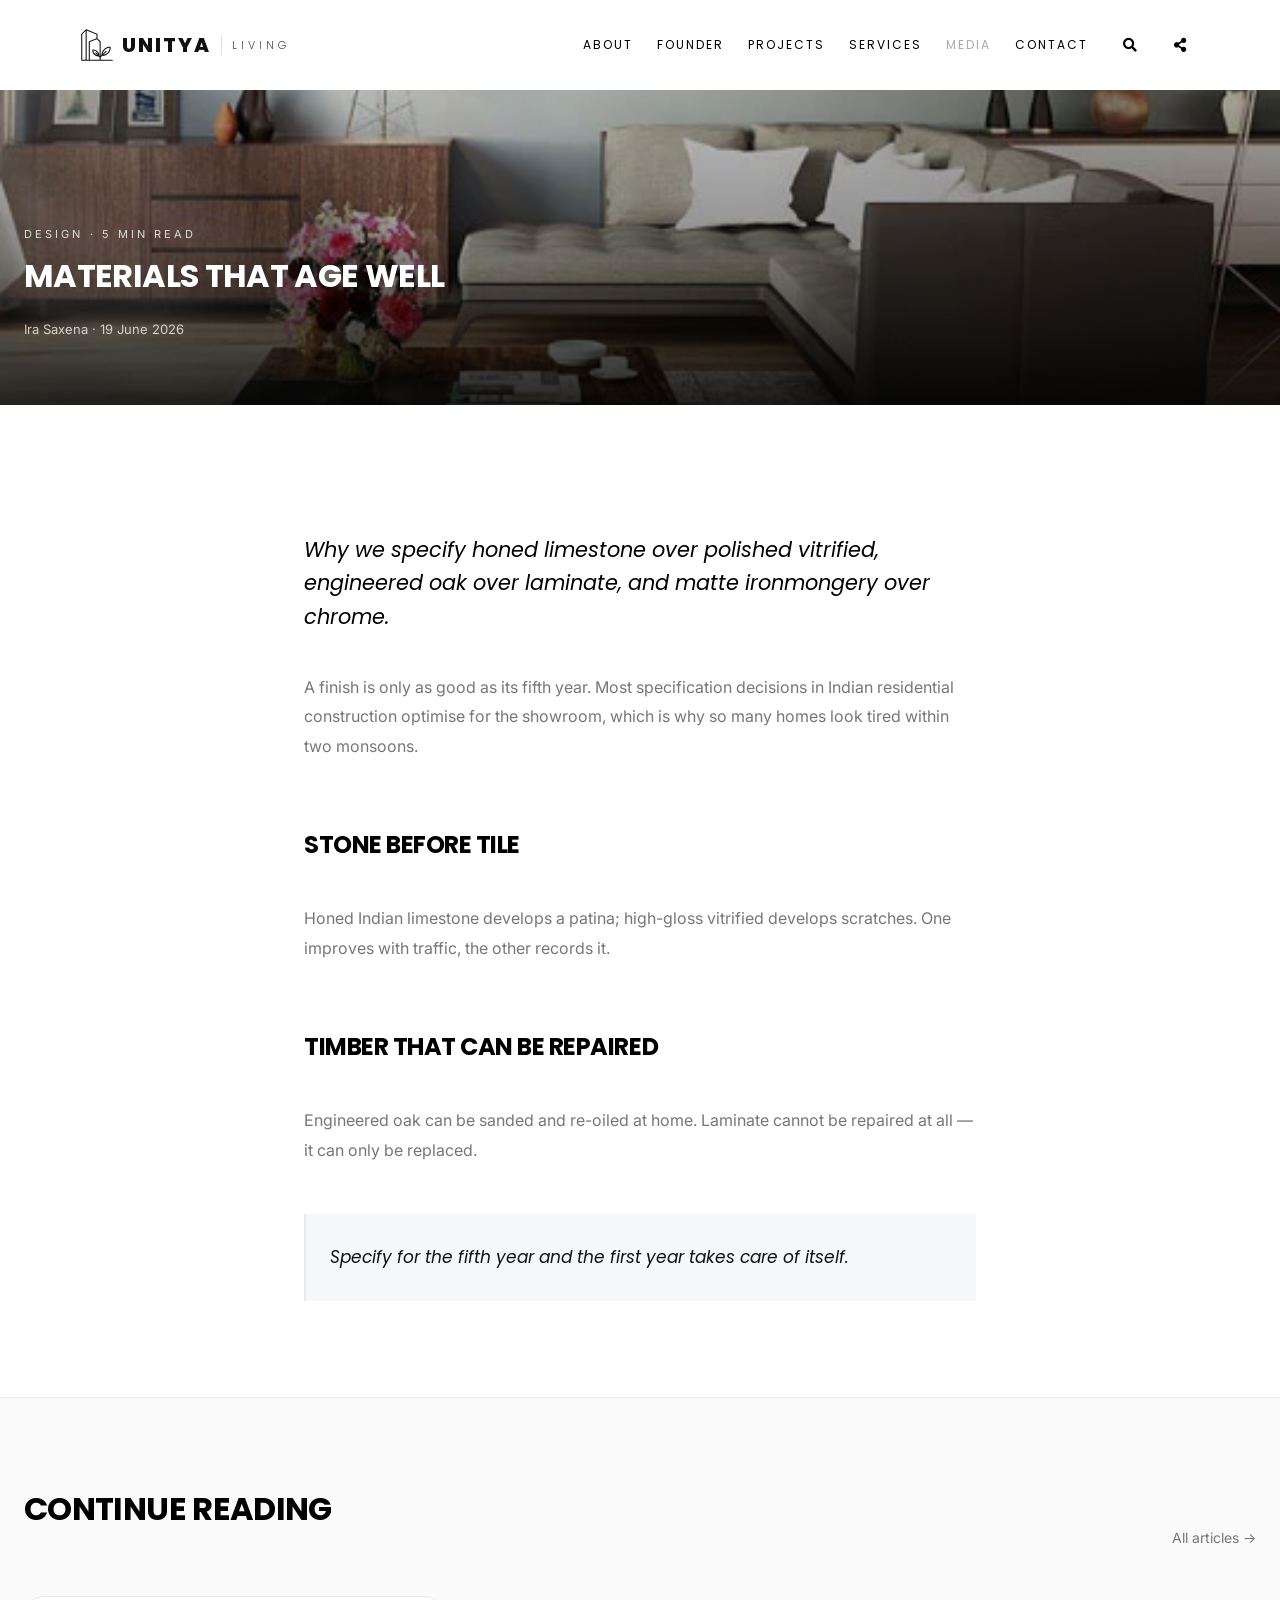
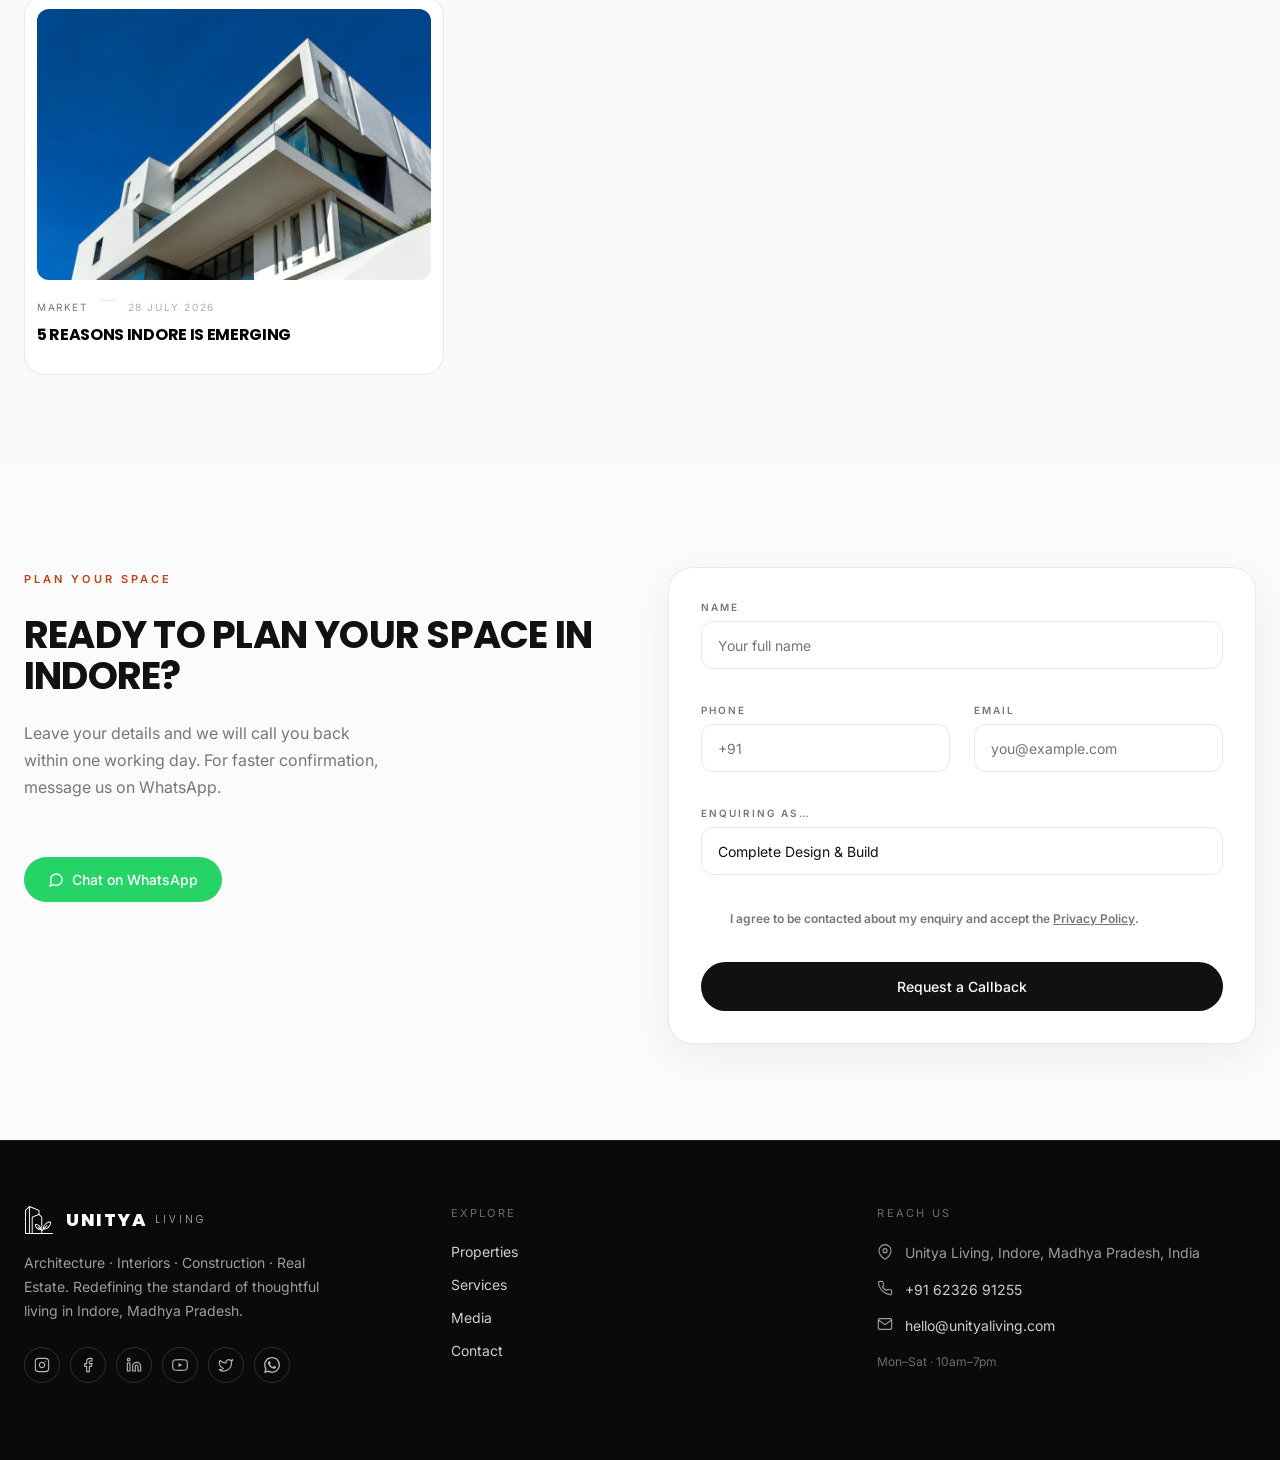
<file: modern/media/design/index.html>
<!DOCTYPE html>
<html lang="en">
<head>
    <meta charset="utf-8">
    <meta http-equiv="X-UA-Compatible" content="IE=edge">
    <meta name="description" content="Why we specify honed limestone over polished vitrified, engineered oak over laminate, and matte ironmongery over chrome." />
    <link rel="icon" href="../../images/favicon.ico" type="image/x-icon" />
    <link rel="shortcut icon" type="image/x-icon" href="../../images/favicon.png" />
    <title>Materials That Age Well | Unitya Living</title>
    <meta name="viewport" content="width=device-width, initial-scale=1">
    <link rel="stylesheet" type="text/css" href="../../css/bootstrap.min.css">
    <link rel="stylesheet" type="text/css" href="../../css/fontawesome/css/font-awesome.min.css" />
    <link rel="stylesheet" type="text/css" href="../../css/owl.carousel.min.css">
    <link rel="stylesheet" type="text/css" href="../../css/magnific-popup.min.css">
    <link rel="stylesheet" type="text/css" href="../../css/style.css">
    <link rel="stylesheet" type="text/css" href="../../css/fontawesome-arkit.min.css">
    <link rel="stylesheet" type="text/css" href="../../css/arkit-services.css">
    <link href="https://fonts.googleapis.com/css?family=Poppins:300,300i,400,400i,500,500i,600,600i,700,800,800i,900" rel="stylesheet">
    <link href="https://fonts.googleapis.com/css2?family=Instrument+Serif&family=Inter:wght@300;400;500;600&display=swap" rel="stylesheet">
    <style>
        .display { font-family: 'Poppins', sans-serif; font-weight: 700; line-height: 0.95; letter-spacing: -0.02em; text-transform: uppercase; }
        html { scroll-behavior: smooth; }
    </style>
</head>
<body>
<div class="page-wraper">
    <header class="site-header header-style-1 nav-wide mobile-sider-drawer-menu">
        <div class="sticky-header main-bar-wraper">
            <div class="main-bar bg-white p-t10">
                <div class="container">
                    <div class="logo-header">
                        <div class="logo-header-inner logo-header-one">
                            <a href="../../index.html" style="display:flex; align-items:center; gap:8px; text-decoration:none; line-height:1;">
                                                                    <svg viewBox="0 0 512 512" xmlns="http://www.w3.org/2000/svg" style="width:34px; height:34px; display:block; flex-shrink:0;"><path d="m295.393 478v-34.579l-15.762-15.762c-47.655 4.455-100.779-49.254-93.064-97.648a7.991 7.991 0 0 1 6.56-6.7c24.808-4.271 51.7 8.562 70.2 27.06 17.477 17.477 29.832 42.3 27.62 65.976l4.45 4.45v-210.609l-41.297-41.24-105.923 43.287v265.765zm-32.874-67.455c-13.595-3.126-26.813-11.084-37.552-21.822-13.432-13.432-23.616-32.217-23.194-50.236a56.965 56.965 0 0 1 21.948 4.261c23.3 9.157 44.493 32.035 50.112 56.486l-29.688-29.688a8 8 0 1 0 -11.313 11.312zm48.874 10.255 12.351-12.352c-3.628-32.107 13.272-66.205 37.1-90.031a135.1 135.1 0 0 1 45.587-30.369c16.73-6.576 33.626-8.74 48.629-6.133a7.991 7.991 0 0 1 6.56 6.7c5.377 33.647-11.489 69.005-36.53 94.046-23.826 23.826-57.926 40.727-90.032 37.1l-23.663 23.663v34.576h174.605a8 8 0 0 1 0 16h-460a8 8 0 0 1 -8-8v-393.3a7.981 7.981 0 0 1 2.788-6.069l65.934-65.85a7.925 7.925 0 0 1 9.807-1.852l162.471 66.398a7.963 7.963 0 0 1 4.963 7.375h.037v63.585l44.605 44.548a7.982 7.982 0 0 1 2.788 6.068zm28.233-28.234 47.683-47.683a8 8 0 1 1 11.312 11.313l-47.682 47.683c38.336-4.009 75.606-36.907 89.642-72.616 4.653-11.836 6.7-23.61 5.959-34.3-26.541-1.838-54.649 13.029-74.385 32.765-17.277 17.272-30.139 39.972-32.529 62.834zm-305.626 85.434h50.785v-432.734l-50.785 50.72zm66.785 0v-440.128l147.215 60.161v56.207l-110.823 45.288a7.965 7.965 0 0 0 -4.963 7.375h-.037v271.097z" fill="#111" fill-rule="evenodd"/></svg>
                                    <span style="display:flex; align-items:center; gap:10px;">
                                        <span style="font-family:'Poppins',sans-serif; font-weight:800; font-size:20px; letter-spacing:2px; color:#111; line-height:1; text-transform:uppercase;">UNITYA</span>
                                        <span style="width:1px; height:20px; background:#111; opacity:0.12; display:inline-block;"></span>
                                        <span style="font-family:'Poppins',sans-serif; font-weight:300; font-size:11px; letter-spacing:4px; color:#111; opacity:0.75; line-height:1; text-transform:uppercase; padding-top:1px;">LIVING</span>
                                    </span>
                            </a>
                        </div>
                    </div>
                    <button id="mobile-side-drawer" data-target=".header-nav" data-toggle="collapse" type="button" class="navbar-toggler collapsed">
                        <span class="sr-only">Toggle navigation</span>
                        <span class="icon-bar icon-bar-first"></span><span class="icon-bar icon-bar-two"></span><span class="icon-bar icon-bar-three"></span>
                    </button>
                    <div class="header-nav navbar-collapse collapse">
                        <ul class="nav navbar-nav">
                            <li><a href="../../about/">About</a></li>
                            <li><a href="../../founder/">Founder</a></li>
                            <li><a href="../../projects/">Projects</a></li>
                            <li><a href="../../services/">Services</a></li>
                            <li class="active"><a href="../">Media</a></li>
                            <li><a href="../../index.html#contact">Contact</a></li>
                        </ul>
                    </div>
                    <div class="extra-nav">
                        <div class="extra-cell"><a href="#search" class="site-search-btn"><i class="fa fa-search"></i></a></div>
                        <div class="extra-cell">
                            <div class="dropdown share-icon-btn">
                                <a href="javascript:;" class="site-search-btn dropdown-toggle" data-bs-toggle="dropdown"><i class="fa fa-share-alt"></i></a>
                                <div class="dropdown-menu bg-white"><div class="top-bar"><ul class="social-bx list-inline"><li><a href="javascript:void(0);" class="fa fa-facebook"></a></li><li><a href="javascript:void(0);" class="fa fa-twitter"></a></li><li><a href="javascript:void(0);" class="fa fa-linkedin"></a></li><li><a href="javascript:void(0);" class="fa fa-rss"></a></li><li><a href="javascript:void(0);" class="fa fa-youtube"></a></li><li><a href="javascript:void(0);" class="fa fa-instagram"></a></li></ul></div></div>
                            </div>
                        </div>
                    </div>
                    <div id="search"><span class="close"></span><form role="search" id="searchform" action="/search" method="get" class="radius-xl"><div class="input-group"><input value="" name="q" type="search" placeholder="Type to search" /><span class="input-group-btn"><button type="button" class="search-btn"><i class="fa fa-search"></i></button></span></div></form></div>
                </div>
            </div>
        </div>
    </header>

    <div class="page-content">
        <section style="position:relative; display:flex; min-height:35vh; align-items:flex-end; overflow:hidden; background:#000;">
            <img src="../../images/blog/landscap-half/pic2.jpg" alt="Modern living room with neutral palette" style="position:absolute; inset:0; width:100%; height:100%; object-fit:cover;" loading="eager">
            <div style="position:absolute; inset:0; background: linear-gradient(to top, rgba(0,0,0,0.85) 0%, rgba(0,0,0,0.4) 50%, rgba(0,0,0,0.2) 100%);"></div>
            <div style="position:relative; z-index:1; width:100%; max-width:1400px; margin:0 auto; padding:96px 24px 40px;">
                <p style="margin-bottom:12px; font-size:11px; letter-spacing:0.28em; text-transform:uppercase; color:rgba(255,255,255,0.8); font-family:'Inter',sans-serif;">Design · 5 min read</p>
                <h1 class="display" style="max-width:22ch; font-size: clamp(1.3rem,3vw,2rem); line-height:1.1; color:#fff;">Materials That Age Well</h1>
                <p style="margin-top:24px; font-size:13px; color:rgba(255,255,255,0.75); font-family:'Inter',sans-serif;">Ira Saxena · 19 June 2026</p>
            </div>
        </section>

        <article style="max-width:1400px; margin:0 auto; padding:96px 24px;">
            <div style="max-width:672px; margin:0 auto;">
                <p class="display" style="margin-top:32px; font-size: clamp(1.1rem,2.2vw,1.3rem); line-height:1.6; font-style:italic; font-weight:400; text-transform:none; letter-spacing:0;">Why we specify honed limestone over polished vitrified, engineered oak over laminate, and matte ironmongery over chrome.</p>
                <div style="margin-top:40px; display:flex; flex-direction:column; gap:24px;">
                    <p style="font-size:16px; line-height:1.85; color:#777; font-family:'Inter',sans-serif;">A finish is only as good as its fifth year. Most specification decisions in Indian residential construction optimise for the showroom, which is why so many homes look tired within two monsoons.</p>
                    <h2 class="display" style="margin-top:24px; font-size: clamp(1.2rem,2.2vw,1.5rem);">Stone before tile</h2>
                    <p style="font-size:16px; line-height:1.85; color:#777; font-family:'Inter',sans-serif;">Honed Indian limestone develops a patina; high-gloss vitrified develops scratches. One improves with traffic, the other records it.</p>
                    <h2 class="display" style="margin-top:24px; font-size: clamp(1.2rem,2.2vw,1.5rem);">Timber that can be repaired</h2>
                    <p style="font-size:16px; line-height:1.85; color:#777; font-family:'Inter',sans-serif;">Engineered oak can be sanded and re-oiled at home. Laminate cannot be repaired at all — it can only be replaced.</p>
                    <blockquote style="border-left:2px solid #e9e9e9; padding-left:24px; margin:0; font-family:'Poppins', sans-serif; font-size:17px; line-height:1.6; font-style:italic; color:#111;">Specify for the fifth year and the first year takes care of itself.</blockquote>
                </div>
            </div>
        </article>

        <section style="border-top:1px solid #e9e9e9; background: #fafafa; padding:96px 0;">
            <div style="max-width:1400px; margin:0 auto; padding:0 24px;">
                <div style="display:flex; align-items:flex-end; justify-content:space-between; gap:24px; margin-bottom:48px;">
                    <h2 class="display" style="font-size: clamp(1.5rem,3vw,2rem);">Continue reading</h2>
                    <a href="../" style="font-size:14px; color:#777; text-decoration:none; font-family:'Inter',sans-serif;">All articles →</a>
                </div>
                <div style="display:grid; gap:32px; grid-template-columns: repeat(auto-fit, minmax(280px, 1fr)); max-width:520px;">
                    <article style="border:1px solid #e9e9e9; border-radius:20px; background:#fff; padding:12px; max-width:420px;">
                        <a href="../market/" style="display:block; overflow:hidden; border-radius:12px;"><img src="../../images/media/hero-building.jpg" alt="Modern white residential building" style="width:100%; aspect-ratio:16/11; object-fit:cover;"></a>
                        <div style="padding-top:20px;">
                            <div style="display:flex; gap:12px; font-size:10px; letter-spacing:0.16em; text-transform:uppercase; font-family:'Inter',sans-serif; color:#777;"><span>Market</span><span style="width:16px; height:1px; background:#e9e9e9;"></span><span style="color:rgba(119,119,119,0.6);">28 July 2026</span></div>
                            <h3 class="display" style="margin-top:12px; font-size:16px;"><a href="../market/" style="color:inherit; text-decoration:none;">5 Reasons Indore Is Emerging</a></h3>
                        </div>
                    </article>
                </div>
            </div>
        </section>
    </div>

            <!-- ENQUIRY SECTION — exact copy from Unitya/src/components/site/enquiry-section.tsx:39 -->
        <section id="enquire" style="background:rgba(249,249,249,0.6); padding:96px 0;">
            <div style="max-width:1400px; margin:0 auto; padding:0 24px; display:grid; gap:56px; grid-template-columns: repeat(auto-fit, minmax(320px, 1fr)); align-items:start;">
                <div>
                    <p style="font-size:11px; letter-spacing:0.28em; text-transform:uppercase; color:#c2410c; font-family:'Inter', sans-serif; font-weight:600;">Plan Your Space</p>
                    <h2 style="margin-top:16px; font-family:'Poppins', sans-serif; font-weight:700; font-size: clamp(1.5rem,3.2vw,2.4rem); line-height:1.05; letter-spacing:-0.02em; color:#111; text-transform:uppercase;">Ready to plan your space in Indore?</h2>
                    <p style="margin-top:24px; max-width:36ch; font-size:16px; line-height:1.7; color:#777; font-family:'Inter', sans-serif;">Leave your details and we will call you back within one working day. For faster confirmation, message us on WhatsApp.</p>
                    <a href="https://wa.me/916232691255?text=Hi%20Unitya%20Living%2C%20I%27d%20like%20to%20discuss%20your%20project%20with%20Unitya%20Living.%20Please%20share%20the%20details%20and%20get%20back%20to%20me." target="_blank" rel="noopener noreferrer" style="margin-top:32px; display:inline-flex; align-items:center; gap:8px; background:#25D366; color:#fff; border-radius:999px; padding:12px 24px; font-size:14px; font-weight:500; text-decoration:none; font-family:'Inter', sans-serif;">
                        <svg viewBox="0 0 24 24" fill="none" stroke="currentColor" stroke-width="2" style="width:16px; height:16px;"><path d="M21 11.5a8.38 8.38 0 0 1-.9 3.8 8.5 8.5 0 0 1-7.6 4.7 8.38 8.38 0 0 1-3.8-.9L3 21l1.9-5.7a8.38 8.38 0 0 1-.9-3.8 8.5 8.5 0 0 1 4.7-7.6 8.38 8.38 0 0 1 3.8-.9h.5a8.48 8.48 0 0 1 8 8v.5z"/></svg>
                        Chat on WhatsApp
                    </a>
                </div>
                <div style="background:#fff; border:1px solid #e9e9e9; border-radius:24px; padding:32px; box-shadow:0 12px 40px rgba(0,0,0,0.06);">
                    <form onsubmit="event.preventDefault(); alert('Enquiry received — our team will call you back within one working day.'); this.reset();" style="display:flex; flex-direction:column; gap:24px;" novalidate>
                        <label style="display:block;">
                            <span style="display:block; margin-bottom:6px; font-size:10px; letter-spacing:0.2em; text-transform:uppercase; color:#777; font-family:'Inter',sans-serif;">Name</span>
                            <input type="text" placeholder="Your full name" required style="height:48px; width:100%; border-radius:12px; border:1px solid #e9e9e9; background:#fff; padding:0 16px; font-size:14px; color:#111; outline:none; font-family:'Inter',sans-serif;">
                        </label>
                        <div style="display:grid; gap:24px; grid-template-columns: repeat(auto-fit, minmax(200px, 1fr));">
                            <label style="display:block;">
                                <span style="display:block; margin-bottom:6px; font-size:10px; letter-spacing:0.2em; text-transform:uppercase; color:#777; font-family:'Inter',sans-serif;">Phone</span>
                                <input type="tel" placeholder="+91" required style="height:48px; width:100%; border-radius:12px; border:1px solid #e9e9e9; background:#fff; padding:0 16px; font-size:14px; color:#111; outline:none; font-family:'Inter',sans-serif;">
                            </label>
                            <label style="display:block;">
                                <span style="display:block; margin-bottom:6px; font-size:10px; letter-spacing:0.2em; text-transform:uppercase; color:#777; font-family:'Inter',sans-serif;">Email</span>
                                <input type="email" placeholder="you@example.com" required style="height:48px; width:100%; border-radius:12px; border:1px solid #e9e9e9; background:#fff; padding:0 16px; font-size:14px; color:#111; outline:none; font-family:'Inter',sans-serif;">
                            </label>
                        </div>
                        <label style="display:block;">
                            <span style="display:block; margin-bottom:6px; font-size:10px; letter-spacing:0.2em; text-transform:uppercase; color:#777; font-family:'Inter',sans-serif;">Enquiring as…</span>
                            <select style="height:48px; width:100%; border-radius:12px; border:1px solid #e9e9e9; background:#fff; padding:0 16px; font-size:14px; color:#111; outline:none; font-family:'Inter',sans-serif; cursor:pointer; appearance:none;">
                                <option>Complete Design &amp; Build</option>
                                <option>Architecture</option>
                                <option>Interior Design</option>
                                <option>Exterior Design</option>
                                <option>Construction</option>
                                <option>Real Estate</option>
                                <option>Other</option>
                            </select>
                        </label>
                        <label style="display:flex; align-items:flex-start; gap:12px; cursor:pointer;">
                            <input type="checkbox" required style="margin-top:2px; width:16px; height:16px; accent-color:#111; cursor:pointer;">
                            <span style="font-size:12px; line-height:1.6; color:#777; font-family:'Inter',sans-serif;">I agree to be contacted about my enquiry and accept the <span style="text-decoration:underline;">Privacy Policy</span>.</span>
                        </label>
                        <button type="submit" style="width:100%; background:#111; color:#fff; border-radius:999px; padding:14px 24px; font-size:14px; font-weight:500; border:0; cursor:pointer; font-family:'Inter',sans-serif;">Request a Callback</button>
                    </form>
                </div>
            </div>
        </section>
        <!-- ENQUIRY SECTION END -->

        <footer id="contact" class="site-footer footer-dark footer-wide" style="background:#0a0a0a; color:#fff; border-top:1px solid rgba(255,255,255,0.08);">
        <div style="max-width:1400px; margin:0 auto; padding:64px 24px;">
            <div style="display:grid; gap:48px; grid-template-columns: repeat(auto-fit, minmax(250px, 1fr));">
                <!-- Brand -->
                <div>
                    <a href="../../index.html" style="display:flex; align-items:center; gap:12px; text-decoration:none;">
                        <svg viewBox="0 0 512 512" xmlns="http://www.w3.org/2000/svg" style="width:30px; height:30px; display:block; flex-shrink:0;"><path d="m295.393 478v-34.579l-15.762-15.762c-47.655 4.455-100.779-49.254-93.064-97.648a7.991 7.991 0 0 1 6.56-6.7c24.808-4.271 51.7 8.562 70.2 27.06 17.477 17.477 29.832 42.3 27.62 65.976l4.45 4.45v-210.609l-41.297-41.24-105.923 43.287v265.765zm-32.874-67.455c-13.595-3.126-26.813-11.084-37.552-21.822-13.432-13.432-23.616-32.217-23.194-50.236a56.965 56.965 0 0 1 21.948 4.261c23.3 9.157 44.493 32.035 50.112 56.486l-29.688-29.688a8 8 0 1 0 -11.313 11.312zm48.874 10.255 12.351-12.352c-3.628-32.107 13.272-66.205 37.1-90.031a135.1 135.1 0 0 1 45.587-30.369c16.73-6.576 33.626-8.74 48.629-6.133a7.991 7.991 0 0 1 6.56 6.7c5.377 33.647-11.489 69.005-36.53 94.046-23.826 23.826-57.926 40.727-90.032 37.1l-23.663 23.663v34.576h174.605a8 8 0 0 1 0 16h-460a8 8 0 0 1 -8-8v-393.3a7.981 7.981 0 0 1 2.788-6.069l65.934-65.85a7.925 7.925 0 0 1 9.807-1.852l162.471 66.398a7.963 7.963 0 0 1 4.963 7.375h.037v63.585l44.605 44.548a7.982 7.982 0 0 1 2.788 6.068zm28.233-28.234 47.683-47.683a8 8 0 1 1 11.312 11.313l-47.682 47.683c38.336-4.009 75.606-36.907 89.642-72.616 4.653-11.836 6.7-23.61 5.959-34.3-26.541-1.838-54.649 13.029-74.385 32.765-17.277 17.272-30.139 39.972-32.529 62.834zm-305.626 85.434h50.785v-432.734l-50.785 50.72zm66.785 0v-440.128l147.215 60.161v56.207l-110.823 45.288a7.965 7.965 0 0 0 -4.963 7.375h-.037v271.097z" fill="white" fill-rule="evenodd"/></svg>
                        <span style="display:flex; align-items:center; gap:8px;">
                            <span style="font-family:'Poppins',sans-serif; font-weight:800; font-size:18px; letter-spacing:1.5px; color:#fff; line-height:1;">UNITYA</span>
                            <span style="font-family:'Poppins',sans-serif; font-weight:300; font-size:10px; letter-spacing:3px; color:rgba(255,255,255,0.7); line-height:1;">LIVING</span>
                        </span>
                    </a>
                    <p style="margin-top:16px; max-width:320px; font-size:14px; line-height:1.7; color:rgba(255,255,255,0.6); font-family:'Inter',sans-serif;">Architecture · Interiors · Construction · Real Estate. Redefining the standard of thoughtful living in Indore, Madhya Pradesh.</p>
                    <div style="margin-top:24px; display:flex; gap:10px; flex-wrap:wrap;">
                        
            <a href="#" target="_blank" rel="noreferrer" aria-label="Instagram" style="display:flex; align-items:center; justify-content:center; width:36px; height:36px; border-radius:999px; border:1px solid rgba(255,255,255,0.15); color:rgba(255,255,255,0.7); text-decoration:none; transition: all 0.2s;">
              <svg viewBox="0 0 24 24" fill="none" stroke="currentColor" stroke-width="1.7" stroke-linecap="round" stroke-linejoin="round" style="width:16px; height:16px; display:block;"><rect x="2" y="2" width="20" height="20" rx="5" ry="5"/><path d="M16 11.37A4 4 0 1 1 12.63 8 4 4 0 0 1 16 11.37z"/><line x1="17.5" y1="6.5" x2="17.51" y2="6.5"/></svg>
            </a>
            <a href="#" target="_blank" rel="noreferrer" aria-label="Facebook" style="display:flex; align-items:center; justify-content:center; width:36px; height:36px; border-radius:999px; border:1px solid rgba(255,255,255,0.15); color:rgba(255,255,255,0.7); text-decoration:none; transition: all 0.2s;">
              <svg viewBox="0 0 24 24" fill="none" stroke="currentColor" stroke-width="1.7" stroke-linecap="round" stroke-linejoin="round" style="width:16px; height:16px; display:block;"><path d="M18 2h-3a5 5 0 0 0-5 5v3H7v4h3v8h4v-8h3l1-4h-4V7a1 1 0 0 1 1-1h3z"/></svg>
            </a>
            <a href="#" target="_blank" rel="noreferrer" aria-label="LinkedIn" style="display:flex; align-items:center; justify-content:center; width:36px; height:36px; border-radius:999px; border:1px solid rgba(255,255,255,0.15); color:rgba(255,255,255,0.7); text-decoration:none; transition: all 0.2s;">
              <svg viewBox="0 0 24 24" fill="none" stroke="currentColor" stroke-width="1.7" stroke-linecap="round" stroke-linejoin="round" style="width:16px; height:16px; display:block;"><path d="M16 8a6 6 0 0 1 6 6v7h-4v-7a2 2 0 0 0-2-2 2 2 0 0 0-2 2v7h-4v-7a6 6 0 0 1 6-6z"/><rect x="2" y="9" width="4" height="12"/><circle cx="4" cy="4" r="2"/></svg>
            </a>
            <a href="#" target="_blank" rel="noreferrer" aria-label="YouTube" style="display:flex; align-items:center; justify-content:center; width:36px; height:36px; border-radius:999px; border:1px solid rgba(255,255,255,0.15); color:rgba(255,255,255,0.7); text-decoration:none; transition: all 0.2s;">
              <svg viewBox="0 0 24 24" fill="none" stroke="currentColor" stroke-width="1.7" stroke-linecap="round" stroke-linejoin="round" style="width:16px; height:16px; display:block;"><path d="M22.54 6.42a2.78 2.78 0 0 0-1.94-2C18.88 4 12 4 12 4s-6.88 0-8.6.46a2.78 2.78 0 0 0-1.94 2A29 29 0 0 0 1 12a29 29 0 0 0 .46 5.58 2.78 2.78 0 0 0 1.94 2C5.12 20 12 20 12 20s6.88 0 8.6-.46a2.78 2.78 0 0 0 1.94-2A29 29 0 0 0 23 12a29 29 0 0 0-.46-5.58z"/><polygon points="9.75 15.02 15.5 12 9.75 8.98 9.75 15.02" fill="currentColor" stroke="none"/></svg>
            </a>
            <a href="#" target="_blank" rel="noreferrer" aria-label="Twitter" style="display:flex; align-items:center; justify-content:center; width:36px; height:36px; border-radius:999px; border:1px solid rgba(255,255,255,0.15); color:rgba(255,255,255,0.7); text-decoration:none; transition: all 0.2s;">
              <svg viewBox="0 0 24 24" fill="none" stroke="currentColor" stroke-width="1.7" stroke-linecap="round" stroke-linejoin="round" style="width:16px; height:16px; display:block;"><path d="M22 4s-.7 2.1-2 3.4c1.6 10-9.4 17.3-18 11.6 2.2.1 4.4-.6 6-2C3 15.5.5 9.6 3 5c2.2 2.6 5.6 4.1 9 4-.9-4.2 4-6.6 7-3.8 1.1 0 3-1.2 3-1.2z"/></svg>
            </a>
            <a href="https://wa.me/916232691255" target="_blank" rel="noreferrer" aria-label="WhatsApp" style="display:flex; align-items:center; justify-content:center; width:36px; height:36px; border-radius:999px; border:1px solid rgba(255,255,255,0.15); color:rgba(255,255,255,0.7); text-decoration:none; transition: all 0.2s;">
              <svg viewBox="0 0 24 24" fill="currentColor" style="width:16px; height:16px; display:block;"><path d="M17.472 14.382c-.297-.149-1.758-.867-2.03-.967-.273-.099-.471-.148-.67.15-.197.297-.767.966-.94 1.164-.173.199-.347.223-.644.075-.297-.15-1.255-.463-2.39-1.475-.883-.788-1.48-1.761-1.653-2.059-.173-.297-.018-.458.13-.606.134-.133.298-.347.446-.52.149-.174.198-.298.298-.497.099-.198.05-.371-.025-.52-.075-.149-.669-1.612-.916-2.207-.242-.579-.487-.5-.669-.51-.173-.008-.371-.01-.57-.01-.198 0-.52.074-.792.372-.272.297-1.04 1.016-1.04 2.479 0 1.462 1.065 2.875 1.213 3.074.149.198 2.096 3.2 5.077 4.487.709.306 1.262.489 1.694.625.712.227 1.36.195 1.871.118.571-.085 1.758-.719 2.006-1.413.248-.694.248-1.289.173-1.413-.074-.124-.272-.198-.57-.347m-5.421 7.403h-.004a9.87 9.87 0 01-5.031-1.378l-.361-.214-3.741.982.998-3.648-.235-.374a9.86 9.86 0 01-1.51-5.26c.001-5.45 4.436-9.884 9.888-9.884 2.64 0 5.122 1.03 6.988 2.898a9.825 9.825 0 012.893 6.994c-.003 5.45-4.437 9.884-9.885 9.884m8.413-18.297A11.815 11.815 0 0012.05 0C5.495 0 .16 5.335.157 11.892c0 2.096.547 4.142 1.588 5.945L.057 24l6.305-1.654a11.882 11.882 0 005.683 1.448h.005c6.554 0 11.89-5.335 11.893-11.893a11.821 11.821 0 00-3.48-8.413z"/></svg>
            </a>
                    </div>
                </div>
                <!-- Explore -->
                <div>
                    <div style="font-size:11px; letter-spacing:0.2em; text-transform:uppercase; color:rgba(255,255,255,0.4); font-family:'Inter',sans-serif;">Explore</div>
                    <ul style="margin-top:20px; list-style:none; padding:0; display:flex; flex-direction:column; gap:12px;">
                        
              <li><a href="../../projects/" style="color:rgba(255,255,255,0.8); text-decoration:none; font-size:14px; font-family:'Inter',sans-serif;">Properties</a></li>
              <li><a href="../../services/" style="color:rgba(255,255,255,0.8); text-decoration:none; font-size:14px; font-family:'Inter',sans-serif;">Services</a></li>
              <li><a href="../../media/" style="color:rgba(255,255,255,0.8); text-decoration:none; font-size:14px; font-family:'Inter',sans-serif;">Media</a></li>
              <li><a href="../../index.html#contact" style="color:rgba(255,255,255,0.8); text-decoration:none; font-size:14px; font-family:'Inter',sans-serif;">Contact</a></li>
                    </ul>
                </div>
                <!-- Reach us -->
                <div>
                    <div style="font-size:11px; letter-spacing:0.2em; text-transform:uppercase; color:rgba(255,255,255,0.4); font-family:'Inter',sans-serif;">Reach us</div>
                    <ul style="margin-top:20px; list-style:none; padding:0; display:flex; flex-direction:column; gap:16px;">
                        <li style="display:flex; gap:12px; font-size:14px; line-height:1.6; color:rgba(255,255,255,0.6); font-family:'Inter',sans-serif;">
                            <svg viewBox="0 0 24 24" fill="none" stroke="currentColor" stroke-width="1.7" style="width:16px; height:16px; flex-shrink:0; margin-top:2px;"><path d="M21 10c0 7-9 13-9 13s-9-6-9-13a9 9 0 0 1 18 0z"/><circle cx="12" cy="10" r="3"/></svg>
                            <span>Unitya Living, Indore, Madhya Pradesh, India</span>
                        </li>
                        <li style="display:flex; gap:12px; font-size:14px; color:rgba(255,255,255,0.6); font-family:'Inter',sans-serif;">
                            <svg viewBox="0 0 24 24" fill="none" stroke="currentColor" stroke-width="1.7" style="width:16px; height:16px; flex-shrink:0;"><path d="M22 16.92v3a2 2 0 0 1-2.18 2 19.79 19.79 0 0 1-8.63-3.07 19.5 19.5 0 0 1-6-6 19.79 19.79 0 0 1-3.07-8.67A2 2 0 0 1 4.11 2h3a2 2 0 0 1 2 1.72 12.84 12.84 0 0 0 .7 2.81 a2 2 0 0 1-.45 2.11L8.09 9.91a16 16 0 0 0 6 6l1.27-1.27a2 2 0 0 1 2.11-.45 12.84 12.84 0 0 0 2.81.7A2 2 0 0 1 22 16.92z"/></svg>
                            <a href="tel:+916232691255" style="color:rgba(255,255,255,0.8); text-decoration:none;">+91 62326 91255</a>
                        </li>
                        <li style="display:flex; gap:12px; font-size:14px; color:rgba(255,255,255,0.6); font-family:'Inter',sans-serif;">
                            <svg viewBox="0 0 24 24" fill="none" stroke="currentColor" stroke-width="1.7" style="width:16px; height:16px; flex-shrink:0;"><path d="M4 4h16c1.1 0 2 .9 2 2v12c0 1.1-.9 2-2 2H4c-1.1 0-2-.9-2-2V6c0-1.1.9-2 2-2z"/><polyline points="22,6 12,13 2,6"/></svg>
                            <a href="mailto:hello@unityaliving.com" style="color:rgba(255,255,255,0.8); text-decoration:none;">hello@unityaliving.com</a>
                        </li>
                        <li style="font-size:12px; color:rgba(255,255,255,0.4); font-family:'Inter',sans-serif;">Mon–Sat · 10am–7pm</li>
                    </ul>
                </div>
            </div>
        </div>
</footer>
    <button class="scroltop"><span class="fa fa-angle-up relative" id="btn-vibrate"></span></button>
</div>
<script src="../../js/jquery-3.7.1.min.js"></script>
<script src="../../js/popper.min.js"></script>
<script src="../../js/bootstrap.min.js"></script>
<script src="../../js/custom.js"></script>
</body>
</html>
</file>
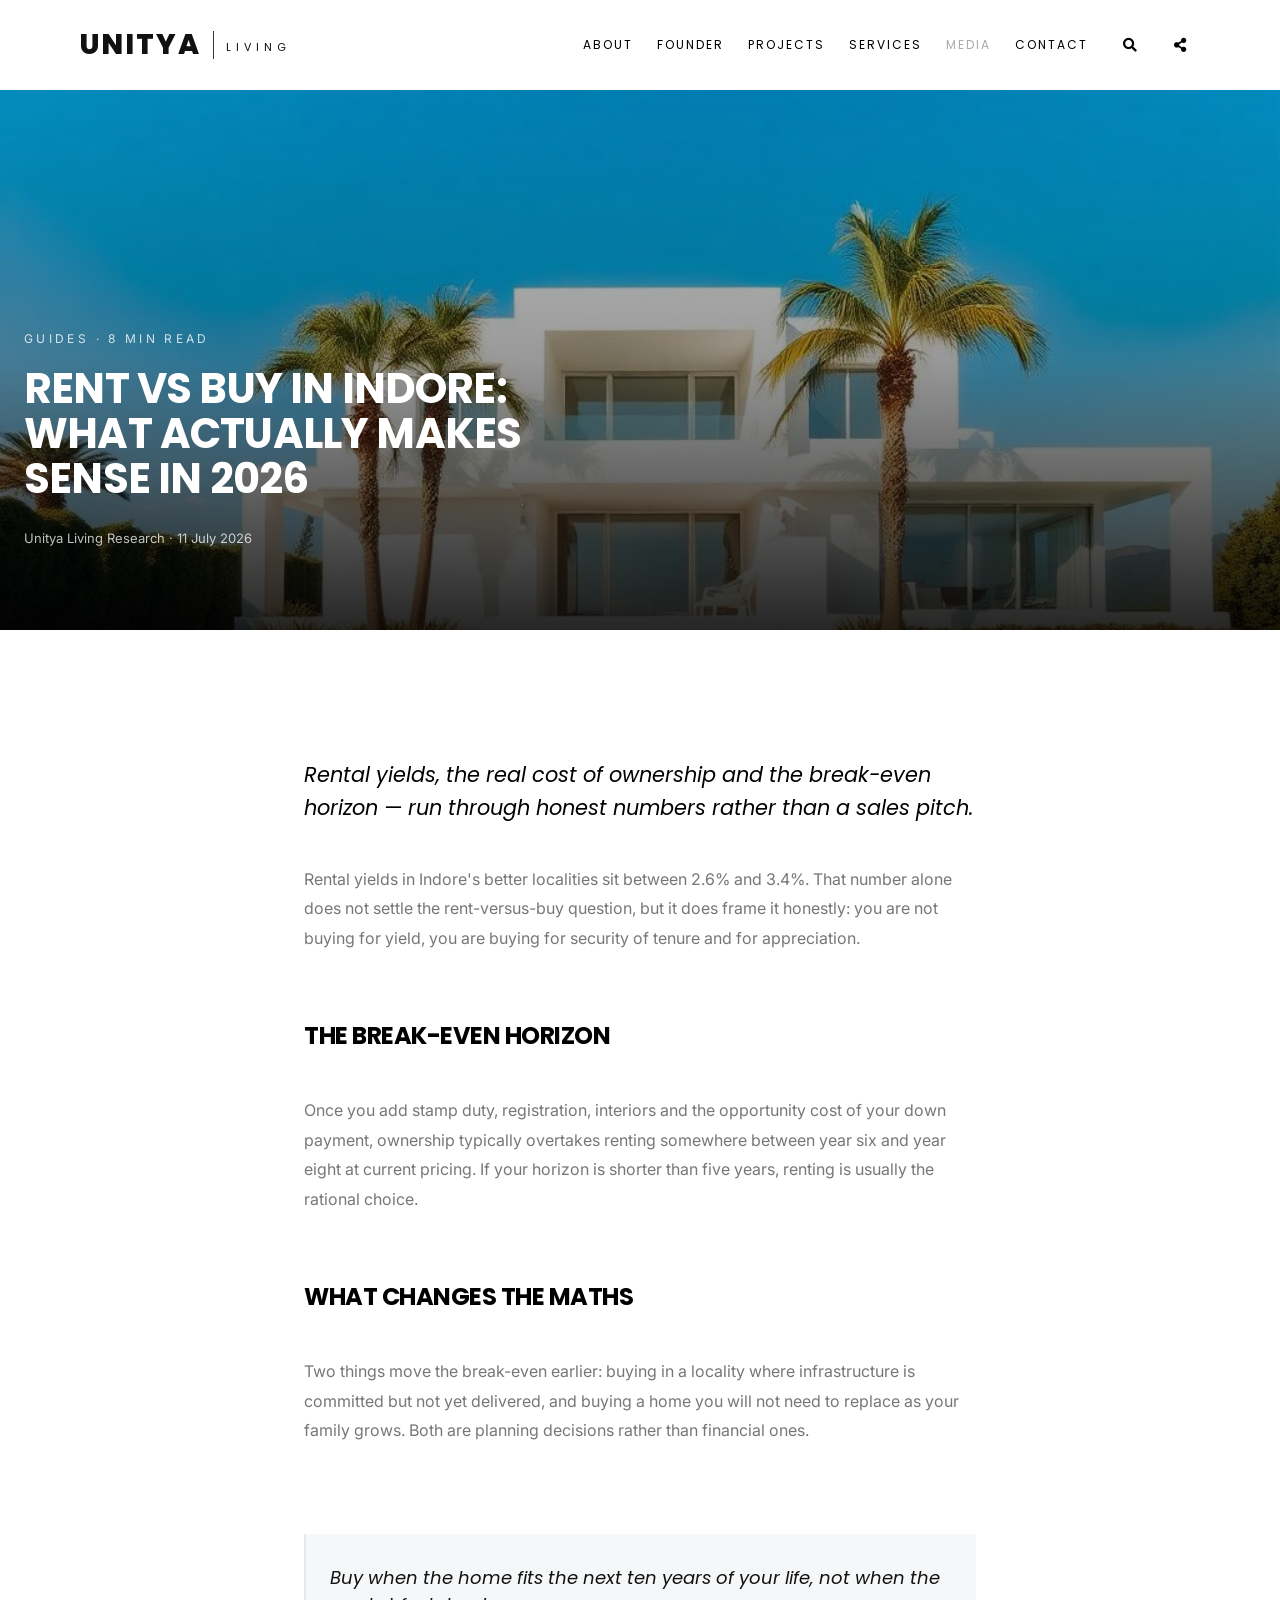
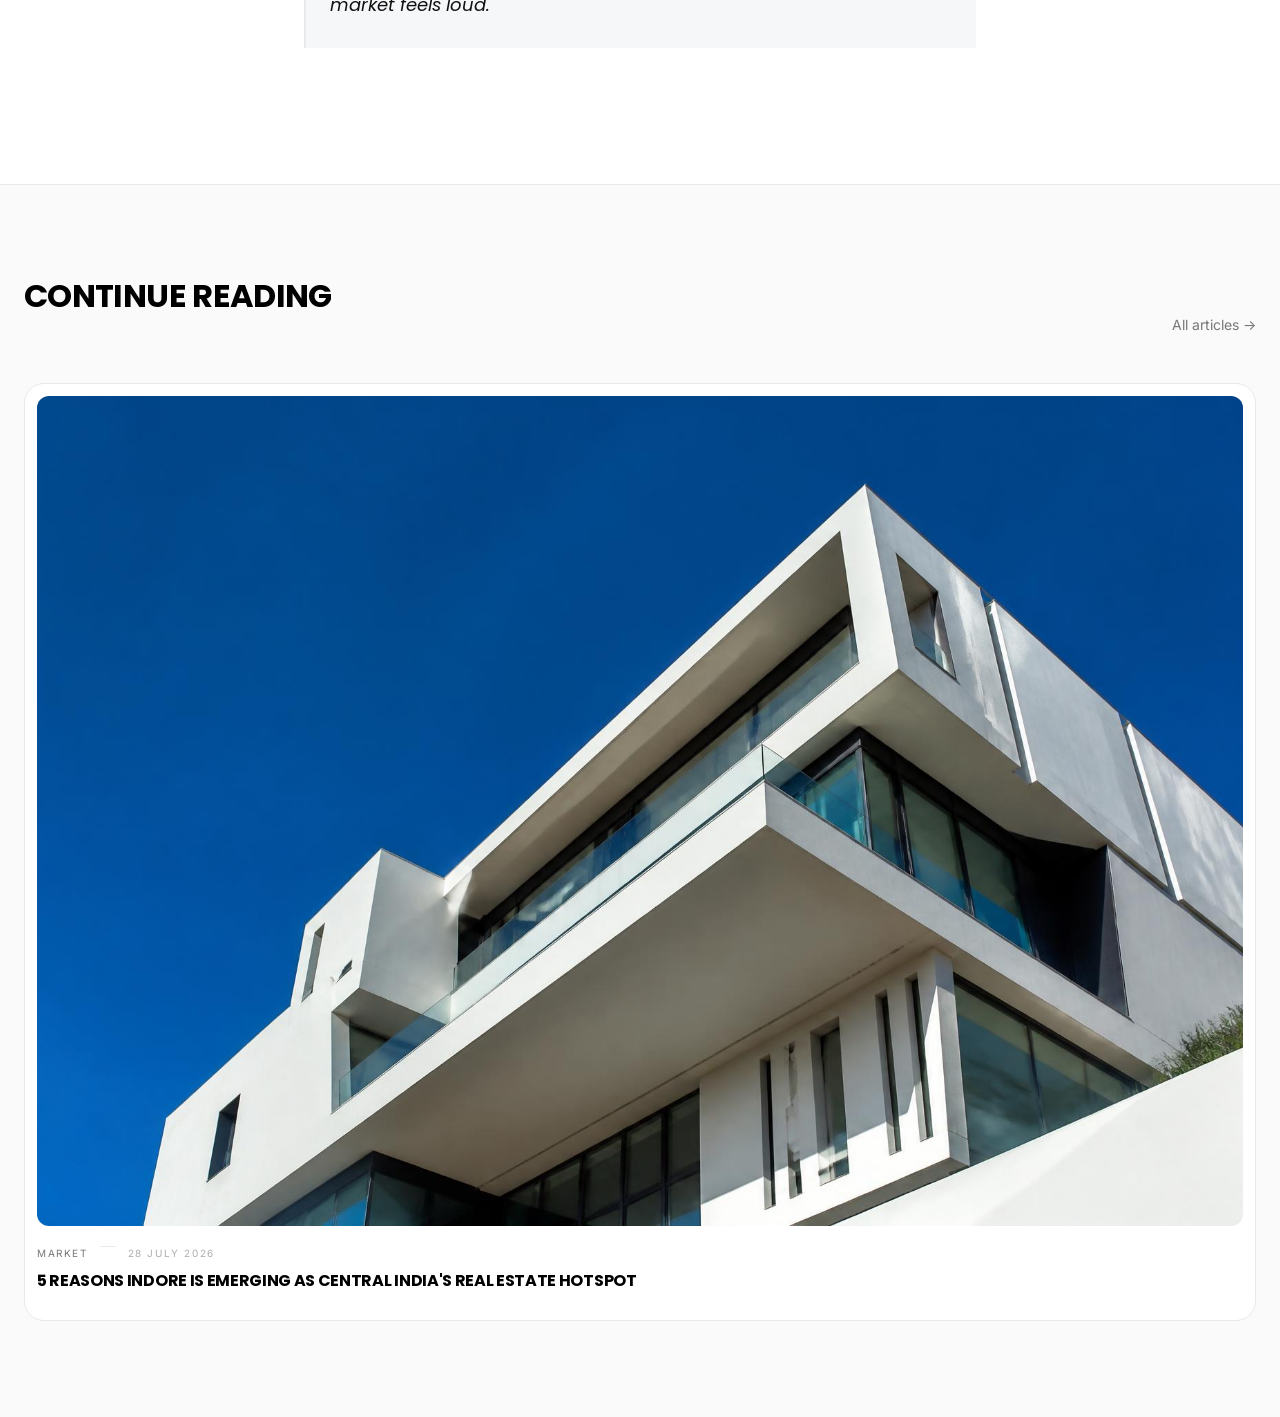
<file: modern/media/guides/index.html>
<!DOCTYPE html>
<html lang="en">
<head>
    <meta charset="utf-8">
    <meta http-equiv="X-UA-Compatible" content="IE=edge">
    <meta name="description" content="Rental yields, the real cost of ownership and the break-even horizon — run through honest numbers rather than a sales pitch." />
    <link rel="icon" href="../../images/favicon.ico" type="image/x-icon" />
    <link rel="shortcut icon" type="image/x-icon" href="../../images/favicon.png" />
    <title>Rent vs Buy in Indore: What Actually Makes Sense in 2026 | Unitya Living</title>
    <meta name="viewport" content="width=device-width, initial-scale=1">
    <link rel="stylesheet" type="text/css" href="../../css/bootstrap.min.css">
    <link rel="stylesheet" type="text/css" href="../../css/fontawesome/css/font-awesome.min.css" />
    <link rel="stylesheet" type="text/css" href="../../css/owl.carousel.min.css">
    <link rel="stylesheet" type="text/css" href="../../css/magnific-popup.min.css">
    <link rel="stylesheet" type="text/css" href="../../css/style.css">
    <link rel="stylesheet" type="text/css" href="../../css/fontawesome-arkit.min.css">
    <link rel="stylesheet" type="text/css" href="../../css/arkit-services.css">
    <link href="https://fonts.googleapis.com/css?family=Poppins:300,300i,400,400i,500,500i,600,600i,700,800,800i,900" rel="stylesheet">
    <link href="https://fonts.googleapis.com/css2?family=Instrument+Serif&family=Inter:wght@300;400;500;600&display=swap" rel="stylesheet">
    <style>
        .display { font-family: 'Poppins', sans-serif; font-weight: 700; line-height: 0.95; letter-spacing: -0.02em; text-transform: uppercase; }
        html { scroll-behavior: smooth; }
    </style>
</head>
<body class="footer-fixed">
<div class="page-wraper">
    <header class="site-header header-style-1 nav-wide mobile-sider-drawer-menu">
        <div class="sticky-header main-bar-wraper">
            <div class="main-bar bg-white p-t10">
                <div class="container">
                    <div class="logo-header">
                        <div class="logo-header-inner logo-header-one">
                            <a href="../../index.html" style="display:flex; align-items:center; gap:12px; text-decoration:none; line-height:1;">
                                <span style="font-family:'Poppins',sans-serif; font-weight:800; font-size:28px; letter-spacing:2px; color:#111; text-transform:uppercase;">UNITYA</span>
                                <span style="width:1px; height:28px; background:#111; display:inline-block; opacity:.85;"></span>
                                <span style="font-family:'Poppins',sans-serif; font-weight:400; font-size:11px; letter-spacing:5px; color:#111; text-transform:uppercase; padding-top:4px;">LIVING</span>
                            </a>
                        </div>
                    </div>
                    <button id="mobile-side-drawer" data-target=".header-nav" data-toggle="collapse" type="button" class="navbar-toggler collapsed">
                        <span class="sr-only">Toggle navigation</span>
                        <span class="icon-bar icon-bar-first"></span><span class="icon-bar icon-bar-two"></span><span class="icon-bar icon-bar-three"></span>
                    </button>
                    <div class="header-nav navbar-collapse collapse">
                        <ul class="nav navbar-nav">
                            <li><a href="../../about/">About</a></li>
                            <li><a href="../../index.html#projects">Founder</a></li>
                            <li><a href="../../index.html#projects">Projects</a></li>
                            <li><a href="../../index.html#services">Services</a></li>
                            <li class="active"><a href="../">Media</a></li>
                            <li><a href="../../index.html#contact">Contact</a></li>
                        </ul>
                    </div>
                    <div class="extra-nav">
                        <div class="extra-cell"><a href="#search" class="site-search-btn"><i class="fa fa-search"></i></a></div>
                        <div class="extra-cell">
                            <div class="dropdown share-icon-btn">
                                <a href="javascript:;" class="site-search-btn dropdown-toggle" data-bs-toggle="dropdown"><i class="fa fa-share-alt"></i></a>
                                <div class="dropdown-menu bg-white"><div class="top-bar"><ul class="social-bx list-inline"><li><a href="javascript:void(0);" class="fa fa-facebook"></a></li><li><a href="javascript:void(0);" class="fa fa-twitter"></a></li><li><a href="javascript:void(0);" class="fa fa-linkedin"></a></li><li><a href="javascript:void(0);" class="fa fa-rss"></a></li><li><a href="javascript:void(0);" class="fa fa-youtube"></a></li><li><a href="javascript:void(0);" class="fa fa-instagram"></a></li></ul></div></div>
                            </div>
                        </div>
                    </div>
                    <div id="search"><span class="close"></span><form role="search" id="searchform" action="/search" method="get" class="radius-xl"><div class="input-group"><input value="" name="q" type="search" placeholder="Type to search" /><span class="input-group-btn"><button type="button" class="search-btn"><i class="fa fa-search"></i></button></span></div></form></div>
                </div>
            </div>
        </div>
    </header>

    <div class="page-content">
        <section style="position:relative; display:flex; min-height:60vh; align-items:flex-end; overflow:hidden; background:#000;">
            <img src="../../images/media/prop-3.jpg" alt="White villa with pool and palm trees" style="position:absolute; inset:0; width:100%; height:100%; object-fit:cover;" loading="eager">
            <div style="position:absolute; inset:0; background: linear-gradient(to top, rgba(0,0,0,0.85) 0%, rgba(0,0,0,0.4) 50%, rgba(0,0,0,0.2) 100%);"></div>
            <div style="position:relative; z-index:1; width:100%; max-width:1400px; margin:0 auto; padding:128px 24px 56px;">
                <p style="margin-bottom:16px; font-size:12px; letter-spacing:0.28em; text-transform:uppercase; color:rgba(255,255,255,0.8); font-family:'Inter',sans-serif;">Guides · 8 min read</p>
                <h1 class="display" style="max-width:22ch; font-size: clamp(1.6rem,3.5vw,2.6rem); line-height:1.08; color:#fff;">Rent vs Buy in Indore: What Actually Makes Sense in 2026</h1>
                <p style="margin-top:24px; font-size:13px; color:rgba(255,255,255,0.75); font-family:'Inter',sans-serif;">Unitya Living Research · 11 July 2026</p>
            </div>
        </section>

        <article style="max-width:1400px; margin:0 auto; padding:96px 24px;">
            <div style="max-width:672px; margin:0 auto;">
                <p class="display" style="margin-top:32px; font-size: clamp(1.1rem,2.2vw,1.3rem); line-height:1.6; font-style:italic; font-weight:400; text-transform:none; letter-spacing:0;">Rental yields, the real cost of ownership and the break-even horizon — run through honest numbers rather than a sales pitch.</p>
                <div style="margin-top:40px; display:flex; flex-direction:column; gap:24px;">
                    <p style="font-size:16px; line-height:1.85; color:#777; font-family:'Inter',sans-serif;">Rental yields in Indore's better localities sit between 2.6% and 3.4%. That number alone does not settle the rent-versus-buy question, but it does frame it honestly: you are not buying for yield, you are buying for security of tenure and for appreciation.</p>
                    <h2 class="display" style="margin-top:24px; font-size: clamp(1.2rem,2.2vw,1.5rem);">The break-even horizon</h2>
                    <p style="font-size:16px; line-height:1.85; color:#777; font-family:'Inter',sans-serif;">Once you add stamp duty, registration, interiors and the opportunity cost of your down payment, ownership typically overtakes renting somewhere between year six and year eight at current pricing. If your horizon is shorter than five years, renting is usually the rational choice.</p>
                    <h2 class="display" style="margin-top:24px; font-size: clamp(1.2rem,2.2vw,1.5rem);">What changes the maths</h2>
                    <p style="font-size:16px; line-height:1.85; color:#777; font-family:'Inter',sans-serif;">Two things move the break-even earlier: buying in a locality where infrastructure is committed but not yet delivered, and buying a home you will not need to replace as your family grows. Both are planning decisions rather than financial ones.</p>
                    <blockquote style="border-left:2px solid #e9e9e9; padding-left:24px; font-family:'Poppins', sans-serif; font-size:18px; line-height:1.5; font-style:italic; color:#111;">Buy when the home fits the next ten years of your life, not when the market feels loud.</blockquote>
                </div>
            </div>
        </article>

        <section style="border-top:1px solid #e9e9e9; background: #fafafa; padding:96px 0;">
            <div style="max-width:1400px; margin:0 auto; padding:0 24px;">
                <div style="display:flex; align-items:flex-end; justify-content:space-between; gap:24px; margin-bottom:48px;">
                    <h2 class="display" style="font-size: clamp(1.5rem,3vw,2rem);">Continue reading</h2>
                    <a href="../" style="font-size:14px; color:#777; text-decoration:none; font-family:'Inter',sans-serif;">All articles →</a>
                </div>
                <div style="display:grid; gap:32px; grid-template-columns: repeat(auto-fit, minmax(280px, 1fr));">
                    <article style="border:1px solid #e9e9e9; border-radius:20px; background:#fff; padding:12px;">
                        <a href="../market/" style="display:block; overflow:hidden; border-radius:12px;"><img src="../../images/media/hero-building.jpg" alt="Modern white residential building" style="width:100%; aspect-ratio:16/11; object-fit:cover;"></a>
                        <div style="padding-top:20px;">
                            <div style="display:flex; gap:12px; font-size:10px; letter-spacing:0.16em; text-transform:uppercase; font-family:'Inter',sans-serif; color:#777;"><span>Market</span><span style="width:16px; height:1px; background:#e9e9e9;"></span><span style="color:rgba(119,119,119,0.6);">28 July 2026</span></div>
                            <h3 class="display" style="margin-top:12px; font-size:16px;"><a href="../market/" style="color:inherit; text-decoration:none;">5 Reasons Indore Is Emerging as Central India's Real Estate Hotspot</a></h3>
                        </div>
                    </article>
                </div>
            </div>
        </section>
    </div>

    <footer id="contact" class="site-footer footer-dark footer-wide relative overflow-hide">
        <div class="footer-bottom overlay-wraper"><div class="overlay-main bg-black" style="opacity:0;"></div><div class="container p-t30"><div class="footer-bottom-content d-flex align-items-center justify-content-between"><div class="wt-footer-bot-left"><a href="#"><img src="../../images/logo-light.png" width="140" height="58" alt=""></a></div><div class="text-center copyright-block p-t15"><span class="copyrights-text">© 2023 Your Company. Designed By thememajestic.</span></div><div class="wt-footer-bot-right p-t15"><ul class="copyrights-nav pull-right"><li><a href="../../about/">Terms & Condition</a></li><li><a href="../../about/">Privacy Policy</a></li><li><a href="../../index.html#contact">Contact Us</a></li></ul></div></div></div></div>
        <div id="particles-dark" class="particles-canvas"></div>
    </footer>
    <button class="scroltop"><span class="fa fa-angle-up relative" id="btn-vibrate"></span></button>
</div>
<script src="../../js/jquery-3.7.1.min.js"></script>
<script src="../../js/popper.min.js"></script>
<script src="../../js/bootstrap.min.js"></script>
<script src="../../js/custom.js"></script>
</body>
</html>
</file>
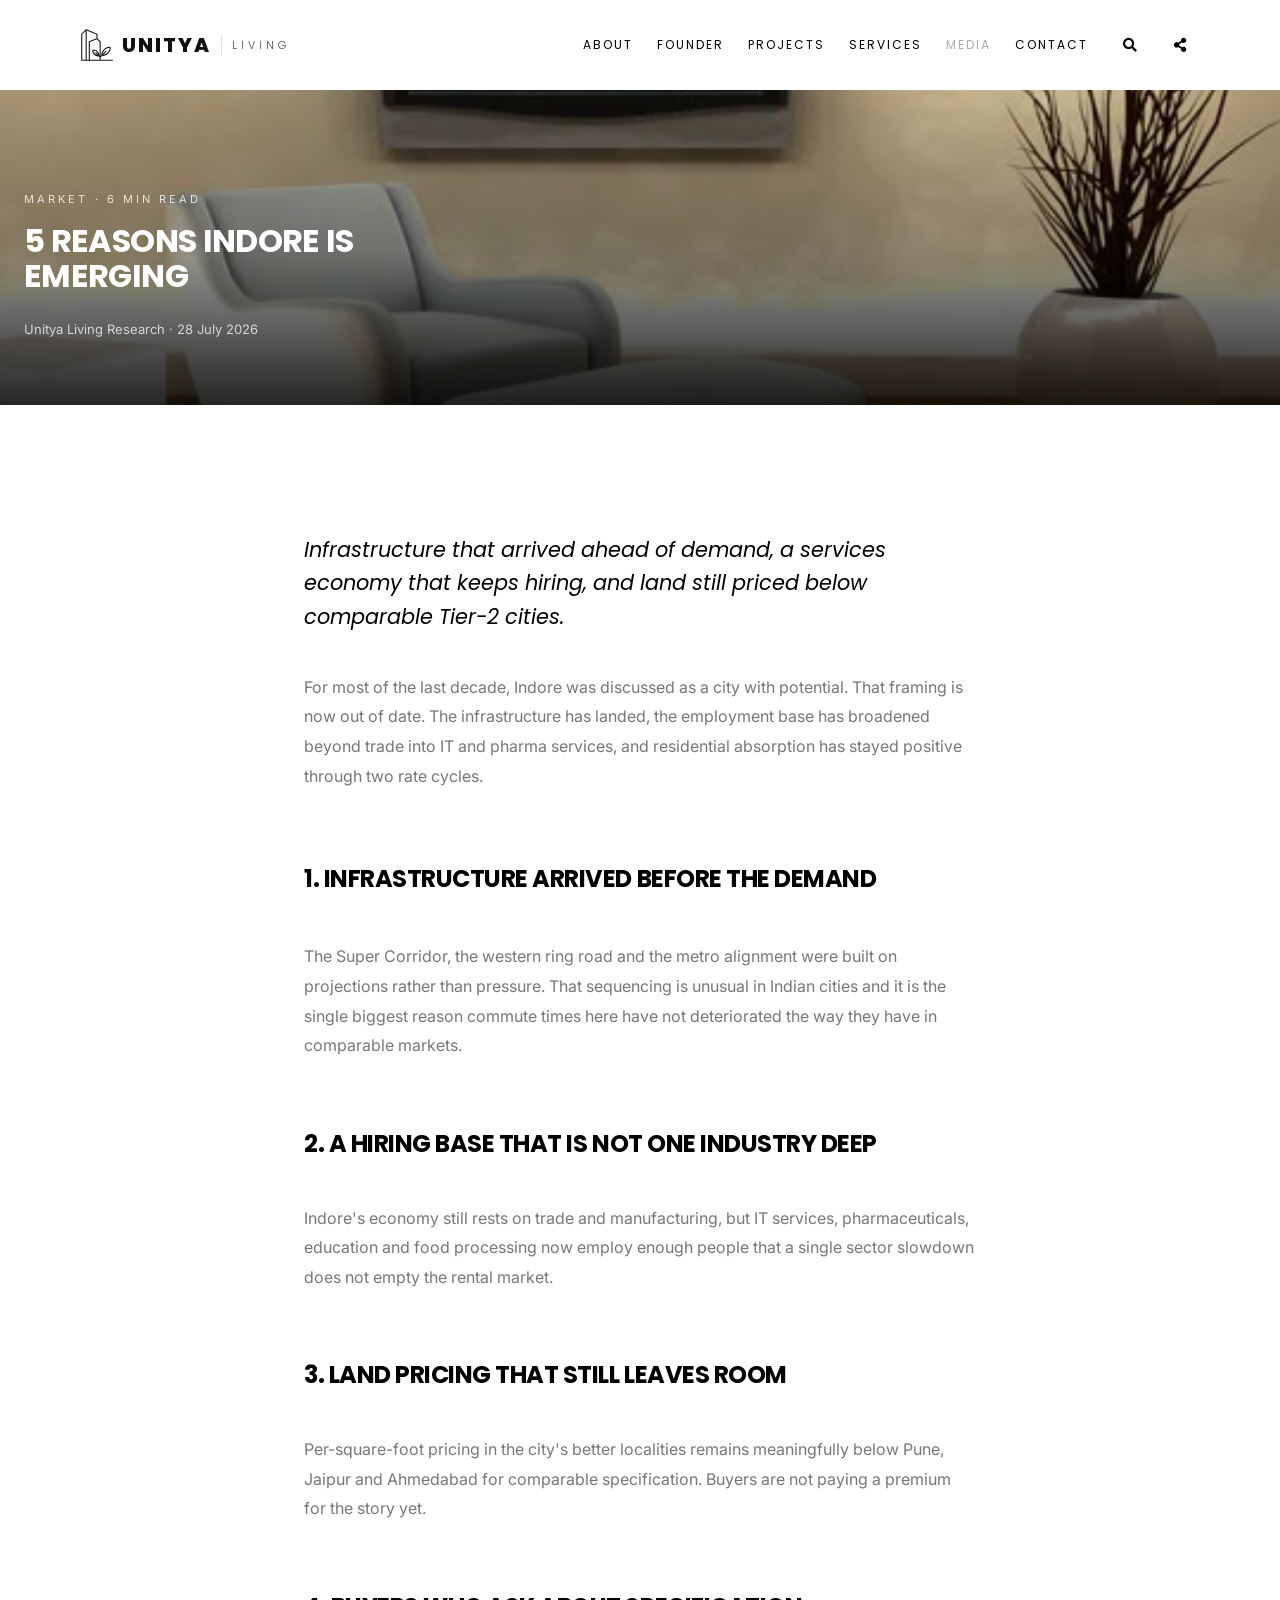
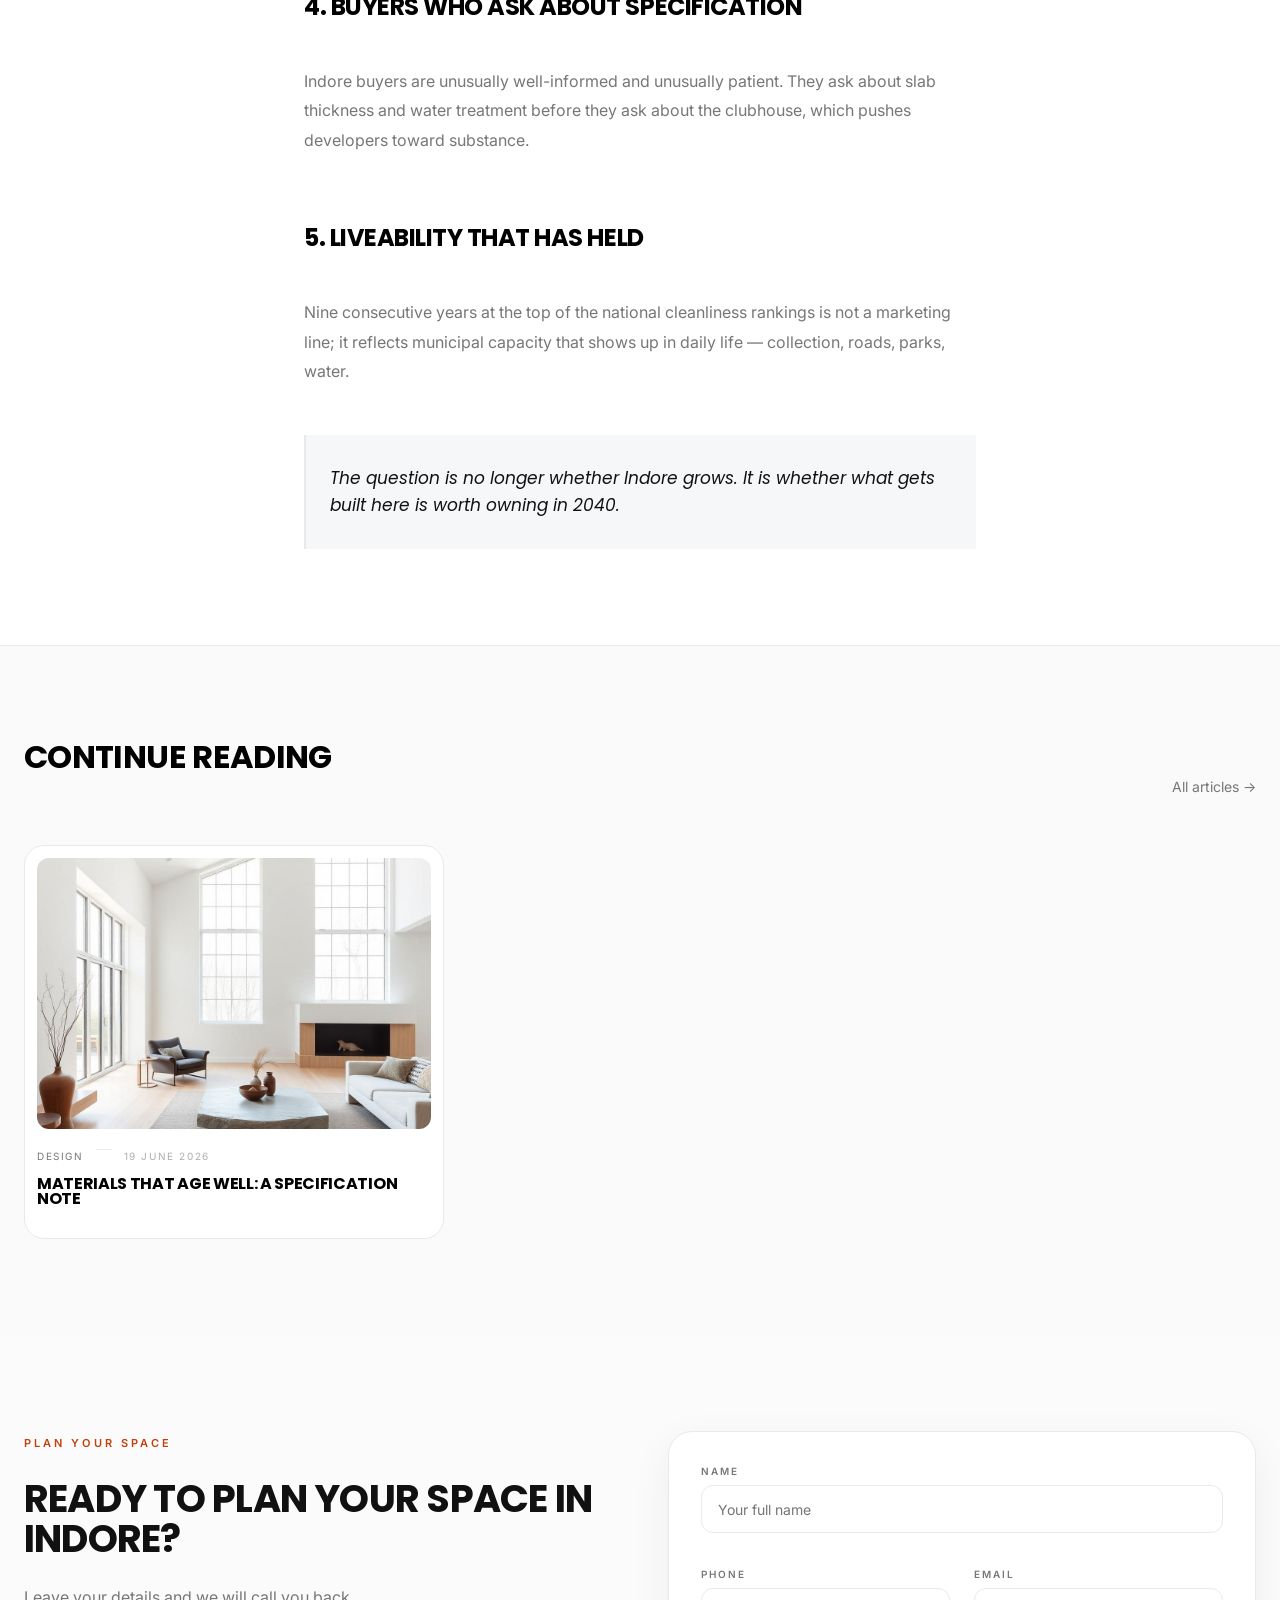
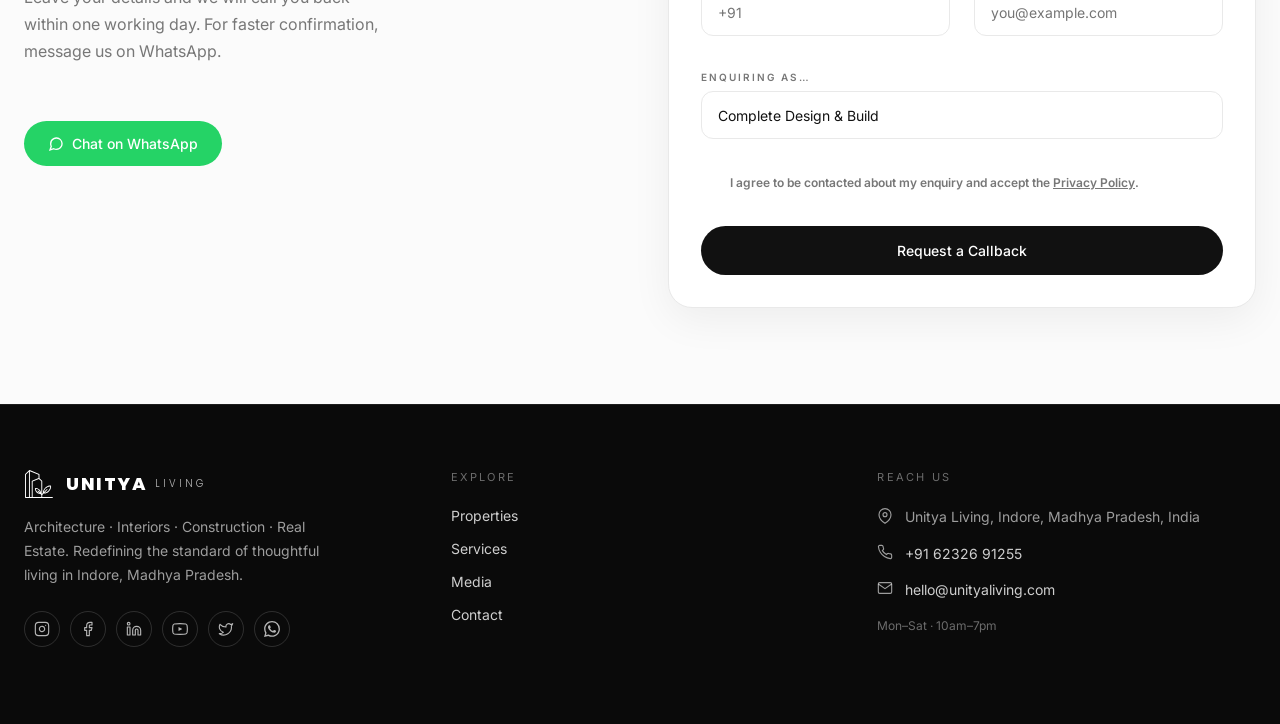
<file: modern/media/market/index.html>
<!DOCTYPE html>
<html lang="en">
<head>
    <meta charset="utf-8">
    <meta http-equiv="X-UA-Compatible" content="IE=edge">
    <meta name="description" content="Infrastructure that arrived ahead of demand, a services economy that keeps hiring, and land still priced below comparable Tier-2 cities." />
    <link rel="icon" href="../../images/favicon.ico" type="image/x-icon" />
    <link rel="shortcut icon" type="image/x-icon" href="../../images/favicon.png" />
    <title>5 Reasons Indore Is Emerging | Unitya Living</title>
    <meta name="viewport" content="width=device-width, initial-scale=1">
    <link rel="stylesheet" type="text/css" href="../../css/bootstrap.min.css">
    <link rel="stylesheet" type="text/css" href="../../css/fontawesome/css/font-awesome.min.css" />
    <link rel="stylesheet" type="text/css" href="../../css/owl.carousel.min.css">
    <link rel="stylesheet" type="text/css" href="../../css/magnific-popup.min.css">
    <link rel="stylesheet" type="text/css" href="../../css/style.css">
    <link rel="stylesheet" type="text/css" href="../../css/fontawesome-arkit.min.css">
    <link rel="stylesheet" type="text/css" href="../../css/arkit-services.css">
    <link href="https://fonts.googleapis.com/css?family=Poppins:300,300i,400,400i,500,500i,600,600i,700,800,800i,900" rel="stylesheet">
    <link href="https://fonts.googleapis.com/css2?family=Instrument+Serif&family=Inter:wght@300;400;500;600&display=swap" rel="stylesheet">
    <style>
        .display { font-family: 'Poppins', sans-serif; font-weight: 700; line-height: 0.95; letter-spacing: -0.02em; text-transform: uppercase; }
        .eyebrow { font-size: 0.6875rem; letter-spacing: 0.18em; text-transform: uppercase; color: #777; font-family: 'Inter', sans-serif; }
        html { scroll-behavior: smooth; }
    </style>
</head>
<body>
<div class="page-wraper">
    <header class="site-header header-style-1 nav-wide mobile-sider-drawer-menu">
        <div class="sticky-header main-bar-wraper">
            <div class="main-bar bg-white p-t10">
                <div class="container">
                    <div class="logo-header">
                        <div class="logo-header-inner logo-header-one">
                            <a href="../../index.html" style="display:flex; align-items:center; gap:8px; text-decoration:none; line-height:1;">
                                                                    <svg viewBox="0 0 512 512" xmlns="http://www.w3.org/2000/svg" style="width:34px; height:34px; display:block; flex-shrink:0;"><path d="m295.393 478v-34.579l-15.762-15.762c-47.655 4.455-100.779-49.254-93.064-97.648a7.991 7.991 0 0 1 6.56-6.7c24.808-4.271 51.7 8.562 70.2 27.06 17.477 17.477 29.832 42.3 27.62 65.976l4.45 4.45v-210.609l-41.297-41.24-105.923 43.287v265.765zm-32.874-67.455c-13.595-3.126-26.813-11.084-37.552-21.822-13.432-13.432-23.616-32.217-23.194-50.236a56.965 56.965 0 0 1 21.948 4.261c23.3 9.157 44.493 32.035 50.112 56.486l-29.688-29.688a8 8 0 1 0 -11.313 11.312zm48.874 10.255 12.351-12.352c-3.628-32.107 13.272-66.205 37.1-90.031a135.1 135.1 0 0 1 45.587-30.369c16.73-6.576 33.626-8.74 48.629-6.133a7.991 7.991 0 0 1 6.56 6.7c5.377 33.647-11.489 69.005-36.53 94.046-23.826 23.826-57.926 40.727-90.032 37.1l-23.663 23.663v34.576h174.605a8 8 0 0 1 0 16h-460a8 8 0 0 1 -8-8v-393.3a7.981 7.981 0 0 1 2.788-6.069l65.934-65.85a7.925 7.925 0 0 1 9.807-1.852l162.471 66.398a7.963 7.963 0 0 1 4.963 7.375h.037v63.585l44.605 44.548a7.982 7.982 0 0 1 2.788 6.068zm28.233-28.234 47.683-47.683a8 8 0 1 1 11.312 11.313l-47.682 47.683c38.336-4.009 75.606-36.907 89.642-72.616 4.653-11.836 6.7-23.61 5.959-34.3-26.541-1.838-54.649 13.029-74.385 32.765-17.277 17.272-30.139 39.972-32.529 62.834zm-305.626 85.434h50.785v-432.734l-50.785 50.72zm66.785 0v-440.128l147.215 60.161v56.207l-110.823 45.288a7.965 7.965 0 0 0 -4.963 7.375h-.037v271.097z" fill="#111" fill-rule="evenodd"/></svg>
                                    <span style="display:flex; align-items:center; gap:10px;">
                                        <span style="font-family:'Poppins',sans-serif; font-weight:800; font-size:20px; letter-spacing:2px; color:#111; line-height:1; text-transform:uppercase;">UNITYA</span>
                                        <span style="width:1px; height:20px; background:#111; opacity:0.12; display:inline-block;"></span>
                                        <span style="font-family:'Poppins',sans-serif; font-weight:300; font-size:11px; letter-spacing:4px; color:#111; opacity:0.75; line-height:1; text-transform:uppercase; padding-top:1px;">LIVING</span>
                                    </span>
                            </a>
                        </div>
                    </div>
                    <button id="mobile-side-drawer" data-target=".header-nav" data-toggle="collapse" type="button" class="navbar-toggler collapsed">
                        <span class="sr-only">Toggle navigation</span>
                        <span class="icon-bar icon-bar-first"></span><span class="icon-bar icon-bar-two"></span><span class="icon-bar icon-bar-three"></span>
                    </button>
                    <div class="header-nav navbar-collapse collapse">
                        <ul class="nav navbar-nav">
                            <li><a href="../../about/">About</a></li>
                            <li><a href="../../founder/">Founder</a></li>
                            <li><a href="../../projects/">Projects</a></li>
                            <li><a href="../../services/">Services</a></li>
                            <li class="active"><a href="../">Media</a></li>
                            <li><a href="../../index.html#contact">Contact</a></li>
                        </ul>
                    </div>
                    <div class="extra-nav">
                        <div class="extra-cell"><a href="#search" class="site-search-btn"><i class="fa fa-search"></i></a></div>
                        <div class="extra-cell">
                            <div class="dropdown share-icon-btn">
                                <a href="javascript:;" class="site-search-btn dropdown-toggle" data-bs-toggle="dropdown"><i class="fa fa-share-alt"></i></a>
                                <div class="dropdown-menu bg-white"><div class="top-bar"><ul class="social-bx list-inline"><li><a href="javascript:void(0);" class="fa fa-facebook"></a></li><li><a href="javascript:void(0);" class="fa fa-twitter"></a></li><li><a href="javascript:void(0);" class="fa fa-linkedin"></a></li><li><a href="javascript:void(0);" class="fa fa-rss"></a></li><li><a href="javascript:void(0);" class="fa fa-youtube"></a></li><li><a href="javascript:void(0);" class="fa fa-instagram"></a></li></ul></div></div>
                            </div>
                        </div>
                    </div>
                    <div id="search"><span class="close"></span><form role="search" id="searchform" action="/search" method="get" class="radius-xl"><div class="input-group"><input value="" name="q" type="search" placeholder="Type to search" /><span class="input-group-btn"><button type="button" class="search-btn"><i class="fa fa-search"></i></button></span></div></form></div>
                </div>
            </div>
        </div>
    </header>

    <div class="page-content">
        <!-- ARTICLE HERO -->
        <section style="position:relative; display:flex; min-height:35vh; align-items:flex-end; overflow:hidden; background:#000;">
            <img src="../../images/blog/landscap-half/pic1.jpg" alt="Modern white residential building against a blue sky" style="position:absolute; inset:0; width:100%; height:100%; object-fit:cover;" loading="eager">
            <div style="position:absolute; inset:0; background: linear-gradient(to top, rgba(0,0,0,0.85) 0%, rgba(0,0,0,0.4) 50%, rgba(0,0,0,0.2) 100%);"></div>
            <div style="position:relative; z-index:1; width:100%; max-width:1400px; margin:0 auto; padding:96px 24px 40px;">
                <p style="margin-bottom:12px; font-size:11px; letter-spacing:0.28em; text-transform:uppercase; color:rgba(255,255,255,0.8); font-family:'Inter',sans-serif;">Market · 6 min read</p>
                <h1 class="display" style="max-width:22ch; font-size: clamp(1.3rem,3vw,2rem); line-height:1.1; color:#fff;">5 Reasons Indore Is Emerging</h1>
                <p style="margin-top:24px; font-size:13px; color:rgba(255,255,255,0.75); font-family:'Inter',sans-serif;">Unitya Living Research · 28 July 2026</p>
            </div>
        </section>

        <!-- BODY -->
        <article style="max-width:1400px; margin:0 auto; padding:96px 24px;">
            <div style="max-width:672px; margin:0 auto;">
                <p class="display" style="margin-top:32px; font-size: clamp(1.1rem,2.2vw,1.3rem); line-height:1.6; font-style:italic; font-weight:400; text-transform:none; letter-spacing:0;">Infrastructure that arrived ahead of demand, a services economy that keeps hiring, and land still priced below comparable Tier-2 cities.</p>
                <div style="margin-top:40px; display:flex; flex-direction:column; gap:24px;">
                    <p style="font-size:16px; line-height:1.85; color:#777; font-family:'Inter',sans-serif;">For most of the last decade, Indore was discussed as a city with potential. That framing is now out of date. The infrastructure has landed, the employment base has broadened beyond trade into IT and pharma services, and residential absorption has stayed positive through two rate cycles.</p>
                    <h2 class="display" style="margin-top:24px; font-size: clamp(1.2rem,2.2vw,1.5rem); line-height:1.3;">1. Infrastructure arrived before the demand</h2>
                    <p style="font-size:16px; line-height:1.85; color:#777; font-family:'Inter',sans-serif;">The Super Corridor, the western ring road and the metro alignment were built on projections rather than pressure. That sequencing is unusual in Indian cities and it is the single biggest reason commute times here have not deteriorated the way they have in comparable markets.</p>
                    <h2 class="display" style="margin-top:24px; font-size: clamp(1.2rem,2.2vw,1.5rem);">2. A hiring base that is not one industry deep</h2>
                    <p style="font-size:16px; line-height:1.85; color:#777; font-family:'Inter',sans-serif;">Indore's economy still rests on trade and manufacturing, but IT services, pharmaceuticals, education and food processing now employ enough people that a single sector slowdown does not empty the rental market.</p>
                    <h2 class="display" style="margin-top:24px; font-size: clamp(1.2rem,2.2vw,1.5rem);">3. Land pricing that still leaves room</h2>
                    <p style="font-size:16px; line-height:1.85; color:#777; font-family:'Inter',sans-serif;">Per-square-foot pricing in the city's better localities remains meaningfully below Pune, Jaipur and Ahmedabad for comparable specification. Buyers are not paying a premium for the story yet.</p>
                    <h2 class="display" style="margin-top:24px; font-size: clamp(1.2rem,2.2vw,1.5rem);">4. Buyers who ask about specification</h2>
                    <p style="font-size:16px; line-height:1.85; color:#777; font-family:'Inter',sans-serif;">Indore buyers are unusually well-informed and unusually patient. They ask about slab thickness and water treatment before they ask about the clubhouse, which pushes developers toward substance.</p>
                    <h2 class="display" style="margin-top:24px; font-size: clamp(1.2rem,2.2vw,1.5rem);">5. Liveability that has held</h2>
                    <p style="font-size:16px; line-height:1.85; color:#777; font-family:'Inter',sans-serif;">Nine consecutive years at the top of the national cleanliness rankings is not a marketing line; it reflects municipal capacity that shows up in daily life — collection, roads, parks, water.</p>
                    <blockquote style="border-left:2px solid #e9e9e9; padding-left:24px; margin:0; font-family:'Poppins', sans-serif; font-size:17px; line-height:1.6; font-style:italic; color:#111;">The question is no longer whether Indore grows. It is whether what gets built here is worth owning in 2040.</blockquote>
                </div>
            </div>
        </article>

        <!-- RELATED -->
        <section style="border-top:1px solid #e9e9e9; background: #fafafa; padding:96px 0;">
            <div style="max-width:1400px; margin:0 auto; padding:0 24px;">
                <div style="display:flex; align-items:flex-end; justify-content:space-between; gap:24px; margin-bottom:48px;">
                    <h2 class="display" style="font-size: clamp(1.5rem,3vw,2rem);">Continue reading</h2>
                    <a href="../" style="display:none; font-size:14px; color:#777; text-decoration:none; font-family:'Inter',sans-serif;">All articles →</a>
                    <a href="../" style="font-size:14px; color:#777; text-decoration:none; font-family:'Inter',sans-serif;" class="d-none d-md-block">All articles →</a>
                </div>
                <div style="display:grid; gap:32px; grid-template-columns: repeat(auto-fit, minmax(280px, 1fr)); max-width:520px;">
                    <article style="border:1px solid #e9e9e9; border-radius:20px; background:#fff; padding:12px; max-width:420px;">
                        <a href="../design/" style="display:block; overflow:hidden; border-radius:12px;"><img src="../../images/media/svc-interior.jpg" alt="Modern living room with neutral palette" style="width:100%; aspect-ratio:16/11; object-fit:cover;"></a>
                        <div style="padding-top:20px;">
                            <div style="display:flex; gap:12px; font-size:10px; letter-spacing:0.16em; text-transform:uppercase; font-family:'Inter',sans-serif; color:#777;"><span>Design</span><span style="width:16px; height:1px; background:#e9e9e9;"></span><span style="color:rgba(119,119,119,0.6);">19 June 2026</span></div>
                            <h3 class="display" style="margin-top:12px; font-size:16px;"><a href="../design/" style="color:inherit; text-decoration:none;">Materials That Age Well: A Specification Note</a></h3>
                        </div>
                    </article>
                </div>
            </div>
        </section>
    </div>

            <!-- ENQUIRY SECTION — exact copy from Unitya/src/components/site/enquiry-section.tsx:39 -->
        <section id="enquire" style="background:rgba(249,249,249,0.6); padding:96px 0;">
            <div style="max-width:1400px; margin:0 auto; padding:0 24px; display:grid; gap:56px; grid-template-columns: repeat(auto-fit, minmax(320px, 1fr)); align-items:start;">
                <div>
                    <p style="font-size:11px; letter-spacing:0.28em; text-transform:uppercase; color:#c2410c; font-family:'Inter', sans-serif; font-weight:600;">Plan Your Space</p>
                    <h2 style="margin-top:16px; font-family:'Poppins', sans-serif; font-weight:700; font-size: clamp(1.5rem,3.2vw,2.4rem); line-height:1.05; letter-spacing:-0.02em; color:#111; text-transform:uppercase;">Ready to plan your space in Indore?</h2>
                    <p style="margin-top:24px; max-width:36ch; font-size:16px; line-height:1.7; color:#777; font-family:'Inter', sans-serif;">Leave your details and we will call you back within one working day. For faster confirmation, message us on WhatsApp.</p>
                    <a href="https://wa.me/916232691255?text=Hi%20Unitya%20Living%2C%20I%27d%20like%20to%20discuss%20your%20project%20with%20Unitya%20Living.%20Please%20share%20the%20details%20and%20get%20back%20to%20me." target="_blank" rel="noopener noreferrer" style="margin-top:32px; display:inline-flex; align-items:center; gap:8px; background:#25D366; color:#fff; border-radius:999px; padding:12px 24px; font-size:14px; font-weight:500; text-decoration:none; font-family:'Inter', sans-serif;">
                        <svg viewBox="0 0 24 24" fill="none" stroke="currentColor" stroke-width="2" style="width:16px; height:16px;"><path d="M21 11.5a8.38 8.38 0 0 1-.9 3.8 8.5 8.5 0 0 1-7.6 4.7 8.38 8.38 0 0 1-3.8-.9L3 21l1.9-5.7a8.38 8.38 0 0 1-.9-3.8 8.5 8.5 0 0 1 4.7-7.6 8.38 8.38 0 0 1 3.8-.9h.5a8.48 8.48 0 0 1 8 8v.5z"/></svg>
                        Chat on WhatsApp
                    </a>
                </div>
                <div style="background:#fff; border:1px solid #e9e9e9; border-radius:24px; padding:32px; box-shadow:0 12px 40px rgba(0,0,0,0.06);">
                    <form onsubmit="event.preventDefault(); alert('Enquiry received — our team will call you back within one working day.'); this.reset();" style="display:flex; flex-direction:column; gap:24px;" novalidate>
                        <label style="display:block;">
                            <span style="display:block; margin-bottom:6px; font-size:10px; letter-spacing:0.2em; text-transform:uppercase; color:#777; font-family:'Inter',sans-serif;">Name</span>
                            <input type="text" placeholder="Your full name" required style="height:48px; width:100%; border-radius:12px; border:1px solid #e9e9e9; background:#fff; padding:0 16px; font-size:14px; color:#111; outline:none; font-family:'Inter',sans-serif;">
                        </label>
                        <div style="display:grid; gap:24px; grid-template-columns: repeat(auto-fit, minmax(200px, 1fr));">
                            <label style="display:block;">
                                <span style="display:block; margin-bottom:6px; font-size:10px; letter-spacing:0.2em; text-transform:uppercase; color:#777; font-family:'Inter',sans-serif;">Phone</span>
                                <input type="tel" placeholder="+91" required style="height:48px; width:100%; border-radius:12px; border:1px solid #e9e9e9; background:#fff; padding:0 16px; font-size:14px; color:#111; outline:none; font-family:'Inter',sans-serif;">
                            </label>
                            <label style="display:block;">
                                <span style="display:block; margin-bottom:6px; font-size:10px; letter-spacing:0.2em; text-transform:uppercase; color:#777; font-family:'Inter',sans-serif;">Email</span>
                                <input type="email" placeholder="you@example.com" required style="height:48px; width:100%; border-radius:12px; border:1px solid #e9e9e9; background:#fff; padding:0 16px; font-size:14px; color:#111; outline:none; font-family:'Inter',sans-serif;">
                            </label>
                        </div>
                        <label style="display:block;">
                            <span style="display:block; margin-bottom:6px; font-size:10px; letter-spacing:0.2em; text-transform:uppercase; color:#777; font-family:'Inter',sans-serif;">Enquiring as…</span>
                            <select style="height:48px; width:100%; border-radius:12px; border:1px solid #e9e9e9; background:#fff; padding:0 16px; font-size:14px; color:#111; outline:none; font-family:'Inter',sans-serif; cursor:pointer; appearance:none;">
                                <option>Complete Design &amp; Build</option>
                                <option>Architecture</option>
                                <option>Interior Design</option>
                                <option>Exterior Design</option>
                                <option>Construction</option>
                                <option>Real Estate</option>
                                <option>Other</option>
                            </select>
                        </label>
                        <label style="display:flex; align-items:flex-start; gap:12px; cursor:pointer;">
                            <input type="checkbox" required style="margin-top:2px; width:16px; height:16px; accent-color:#111; cursor:pointer;">
                            <span style="font-size:12px; line-height:1.6; color:#777; font-family:'Inter',sans-serif;">I agree to be contacted about my enquiry and accept the <span style="text-decoration:underline;">Privacy Policy</span>.</span>
                        </label>
                        <button type="submit" style="width:100%; background:#111; color:#fff; border-radius:999px; padding:14px 24px; font-size:14px; font-weight:500; border:0; cursor:pointer; font-family:'Inter',sans-serif;">Request a Callback</button>
                    </form>
                </div>
            </div>
        </section>
        <!-- ENQUIRY SECTION END -->

        <footer id="contact" class="site-footer footer-dark footer-wide" style="background:#0a0a0a; color:#fff; border-top:1px solid rgba(255,255,255,0.08);">
        <div style="max-width:1400px; margin:0 auto; padding:64px 24px;">
            <div style="display:grid; gap:48px; grid-template-columns: repeat(auto-fit, minmax(250px, 1fr));">
                <!-- Brand -->
                <div>
                    <a href="../../index.html" style="display:flex; align-items:center; gap:12px; text-decoration:none;">
                        <svg viewBox="0 0 512 512" xmlns="http://www.w3.org/2000/svg" style="width:30px; height:30px; display:block; flex-shrink:0;"><path d="m295.393 478v-34.579l-15.762-15.762c-47.655 4.455-100.779-49.254-93.064-97.648a7.991 7.991 0 0 1 6.56-6.7c24.808-4.271 51.7 8.562 70.2 27.06 17.477 17.477 29.832 42.3 27.62 65.976l4.45 4.45v-210.609l-41.297-41.24-105.923 43.287v265.765zm-32.874-67.455c-13.595-3.126-26.813-11.084-37.552-21.822-13.432-13.432-23.616-32.217-23.194-50.236a56.965 56.965 0 0 1 21.948 4.261c23.3 9.157 44.493 32.035 50.112 56.486l-29.688-29.688a8 8 0 1 0 -11.313 11.312zm48.874 10.255 12.351-12.352c-3.628-32.107 13.272-66.205 37.1-90.031a135.1 135.1 0 0 1 45.587-30.369c16.73-6.576 33.626-8.74 48.629-6.133a7.991 7.991 0 0 1 6.56 6.7c5.377 33.647-11.489 69.005-36.53 94.046-23.826 23.826-57.926 40.727-90.032 37.1l-23.663 23.663v34.576h174.605a8 8 0 0 1 0 16h-460a8 8 0 0 1 -8-8v-393.3a7.981 7.981 0 0 1 2.788-6.069l65.934-65.85a7.925 7.925 0 0 1 9.807-1.852l162.471 66.398a7.963 7.963 0 0 1 4.963 7.375h.037v63.585l44.605 44.548a7.982 7.982 0 0 1 2.788 6.068zm28.233-28.234 47.683-47.683a8 8 0 1 1 11.312 11.313l-47.682 47.683c38.336-4.009 75.606-36.907 89.642-72.616 4.653-11.836 6.7-23.61 5.959-34.3-26.541-1.838-54.649 13.029-74.385 32.765-17.277 17.272-30.139 39.972-32.529 62.834zm-305.626 85.434h50.785v-432.734l-50.785 50.72zm66.785 0v-440.128l147.215 60.161v56.207l-110.823 45.288a7.965 7.965 0 0 0 -4.963 7.375h-.037v271.097z" fill="white" fill-rule="evenodd"/></svg>
                        <span style="display:flex; align-items:center; gap:8px;">
                            <span style="font-family:'Poppins',sans-serif; font-weight:800; font-size:18px; letter-spacing:1.5px; color:#fff; line-height:1;">UNITYA</span>
                            <span style="font-family:'Poppins',sans-serif; font-weight:300; font-size:10px; letter-spacing:3px; color:rgba(255,255,255,0.7); line-height:1;">LIVING</span>
                        </span>
                    </a>
                    <p style="margin-top:16px; max-width:320px; font-size:14px; line-height:1.7; color:rgba(255,255,255,0.6); font-family:'Inter',sans-serif;">Architecture · Interiors · Construction · Real Estate. Redefining the standard of thoughtful living in Indore, Madhya Pradesh.</p>
                    <div style="margin-top:24px; display:flex; gap:10px; flex-wrap:wrap;">
                        
            <a href="#" target="_blank" rel="noreferrer" aria-label="Instagram" style="display:flex; align-items:center; justify-content:center; width:36px; height:36px; border-radius:999px; border:1px solid rgba(255,255,255,0.15); color:rgba(255,255,255,0.7); text-decoration:none; transition: all 0.2s;">
              <svg viewBox="0 0 24 24" fill="none" stroke="currentColor" stroke-width="1.7" stroke-linecap="round" stroke-linejoin="round" style="width:16px; height:16px; display:block;"><rect x="2" y="2" width="20" height="20" rx="5" ry="5"/><path d="M16 11.37A4 4 0 1 1 12.63 8 4 4 0 0 1 16 11.37z"/><line x1="17.5" y1="6.5" x2="17.51" y2="6.5"/></svg>
            </a>
            <a href="#" target="_blank" rel="noreferrer" aria-label="Facebook" style="display:flex; align-items:center; justify-content:center; width:36px; height:36px; border-radius:999px; border:1px solid rgba(255,255,255,0.15); color:rgba(255,255,255,0.7); text-decoration:none; transition: all 0.2s;">
              <svg viewBox="0 0 24 24" fill="none" stroke="currentColor" stroke-width="1.7" stroke-linecap="round" stroke-linejoin="round" style="width:16px; height:16px; display:block;"><path d="M18 2h-3a5 5 0 0 0-5 5v3H7v4h3v8h4v-8h3l1-4h-4V7a1 1 0 0 1 1-1h3z"/></svg>
            </a>
            <a href="#" target="_blank" rel="noreferrer" aria-label="LinkedIn" style="display:flex; align-items:center; justify-content:center; width:36px; height:36px; border-radius:999px; border:1px solid rgba(255,255,255,0.15); color:rgba(255,255,255,0.7); text-decoration:none; transition: all 0.2s;">
              <svg viewBox="0 0 24 24" fill="none" stroke="currentColor" stroke-width="1.7" stroke-linecap="round" stroke-linejoin="round" style="width:16px; height:16px; display:block;"><path d="M16 8a6 6 0 0 1 6 6v7h-4v-7a2 2 0 0 0-2-2 2 2 0 0 0-2 2v7h-4v-7a6 6 0 0 1 6-6z"/><rect x="2" y="9" width="4" height="12"/><circle cx="4" cy="4" r="2"/></svg>
            </a>
            <a href="#" target="_blank" rel="noreferrer" aria-label="YouTube" style="display:flex; align-items:center; justify-content:center; width:36px; height:36px; border-radius:999px; border:1px solid rgba(255,255,255,0.15); color:rgba(255,255,255,0.7); text-decoration:none; transition: all 0.2s;">
              <svg viewBox="0 0 24 24" fill="none" stroke="currentColor" stroke-width="1.7" stroke-linecap="round" stroke-linejoin="round" style="width:16px; height:16px; display:block;"><path d="M22.54 6.42a2.78 2.78 0 0 0-1.94-2C18.88 4 12 4 12 4s-6.88 0-8.6.46a2.78 2.78 0 0 0-1.94 2A29 29 0 0 0 1 12a29 29 0 0 0 .46 5.58 2.78 2.78 0 0 0 1.94 2C5.12 20 12 20 12 20s6.88 0 8.6-.46a2.78 2.78 0 0 0 1.94-2A29 29 0 0 0 23 12a29 29 0 0 0-.46-5.58z"/><polygon points="9.75 15.02 15.5 12 9.75 8.98 9.75 15.02" fill="currentColor" stroke="none"/></svg>
            </a>
            <a href="#" target="_blank" rel="noreferrer" aria-label="Twitter" style="display:flex; align-items:center; justify-content:center; width:36px; height:36px; border-radius:999px; border:1px solid rgba(255,255,255,0.15); color:rgba(255,255,255,0.7); text-decoration:none; transition: all 0.2s;">
              <svg viewBox="0 0 24 24" fill="none" stroke="currentColor" stroke-width="1.7" stroke-linecap="round" stroke-linejoin="round" style="width:16px; height:16px; display:block;"><path d="M22 4s-.7 2.1-2 3.4c1.6 10-9.4 17.3-18 11.6 2.2.1 4.4-.6 6-2C3 15.5.5 9.6 3 5c2.2 2.6 5.6 4.1 9 4-.9-4.2 4-6.6 7-3.8 1.1 0 3-1.2 3-1.2z"/></svg>
            </a>
            <a href="https://wa.me/916232691255" target="_blank" rel="noreferrer" aria-label="WhatsApp" style="display:flex; align-items:center; justify-content:center; width:36px; height:36px; border-radius:999px; border:1px solid rgba(255,255,255,0.15); color:rgba(255,255,255,0.7); text-decoration:none; transition: all 0.2s;">
              <svg viewBox="0 0 24 24" fill="currentColor" style="width:16px; height:16px; display:block;"><path d="M17.472 14.382c-.297-.149-1.758-.867-2.03-.967-.273-.099-.471-.148-.67.15-.197.297-.767.966-.94 1.164-.173.199-.347.223-.644.075-.297-.15-1.255-.463-2.39-1.475-.883-.788-1.48-1.761-1.653-2.059-.173-.297-.018-.458.13-.606.134-.133.298-.347.446-.52.149-.174.198-.298.298-.497.099-.198.05-.371-.025-.52-.075-.149-.669-1.612-.916-2.207-.242-.579-.487-.5-.669-.51-.173-.008-.371-.01-.57-.01-.198 0-.52.074-.792.372-.272.297-1.04 1.016-1.04 2.479 0 1.462 1.065 2.875 1.213 3.074.149.198 2.096 3.2 5.077 4.487.709.306 1.262.489 1.694.625.712.227 1.36.195 1.871.118.571-.085 1.758-.719 2.006-1.413.248-.694.248-1.289.173-1.413-.074-.124-.272-.198-.57-.347m-5.421 7.403h-.004a9.87 9.87 0 01-5.031-1.378l-.361-.214-3.741.982.998-3.648-.235-.374a9.86 9.86 0 01-1.51-5.26c.001-5.45 4.436-9.884 9.888-9.884 2.64 0 5.122 1.03 6.988 2.898a9.825 9.825 0 012.893 6.994c-.003 5.45-4.437 9.884-9.885 9.884m8.413-18.297A11.815 11.815 0 0012.05 0C5.495 0 .16 5.335.157 11.892c0 2.096.547 4.142 1.588 5.945L.057 24l6.305-1.654a11.882 11.882 0 005.683 1.448h.005c6.554 0 11.89-5.335 11.893-11.893a11.821 11.821 0 00-3.48-8.413z"/></svg>
            </a>
                    </div>
                </div>
                <!-- Explore -->
                <div>
                    <div style="font-size:11px; letter-spacing:0.2em; text-transform:uppercase; color:rgba(255,255,255,0.4); font-family:'Inter',sans-serif;">Explore</div>
                    <ul style="margin-top:20px; list-style:none; padding:0; display:flex; flex-direction:column; gap:12px;">
                        
              <li><a href="../../projects/" style="color:rgba(255,255,255,0.8); text-decoration:none; font-size:14px; font-family:'Inter',sans-serif;">Properties</a></li>
              <li><a href="../../services/" style="color:rgba(255,255,255,0.8); text-decoration:none; font-size:14px; font-family:'Inter',sans-serif;">Services</a></li>
              <li><a href="../../media/" style="color:rgba(255,255,255,0.8); text-decoration:none; font-size:14px; font-family:'Inter',sans-serif;">Media</a></li>
              <li><a href="../../index.html#contact" style="color:rgba(255,255,255,0.8); text-decoration:none; font-size:14px; font-family:'Inter',sans-serif;">Contact</a></li>
                    </ul>
                </div>
                <!-- Reach us -->
                <div>
                    <div style="font-size:11px; letter-spacing:0.2em; text-transform:uppercase; color:rgba(255,255,255,0.4); font-family:'Inter',sans-serif;">Reach us</div>
                    <ul style="margin-top:20px; list-style:none; padding:0; display:flex; flex-direction:column; gap:16px;">
                        <li style="display:flex; gap:12px; font-size:14px; line-height:1.6; color:rgba(255,255,255,0.6); font-family:'Inter',sans-serif;">
                            <svg viewBox="0 0 24 24" fill="none" stroke="currentColor" stroke-width="1.7" style="width:16px; height:16px; flex-shrink:0; margin-top:2px;"><path d="M21 10c0 7-9 13-9 13s-9-6-9-13a9 9 0 0 1 18 0z"/><circle cx="12" cy="10" r="3"/></svg>
                            <span>Unitya Living, Indore, Madhya Pradesh, India</span>
                        </li>
                        <li style="display:flex; gap:12px; font-size:14px; color:rgba(255,255,255,0.6); font-family:'Inter',sans-serif;">
                            <svg viewBox="0 0 24 24" fill="none" stroke="currentColor" stroke-width="1.7" style="width:16px; height:16px; flex-shrink:0;"><path d="M22 16.92v3a2 2 0 0 1-2.18 2 19.79 19.79 0 0 1-8.63-3.07 19.5 19.5 0 0 1-6-6 19.79 19.79 0 0 1-3.07-8.67A2 2 0 0 1 4.11 2h3a2 2 0 0 1 2 1.72 12.84 12.84 0 0 0 .7 2.81 a2 2 0 0 1-.45 2.11L8.09 9.91a16 16 0 0 0 6 6l1.27-1.27a2 2 0 0 1 2.11-.45 12.84 12.84 0 0 0 2.81.7A2 2 0 0 1 22 16.92z"/></svg>
                            <a href="tel:+916232691255" style="color:rgba(255,255,255,0.8); text-decoration:none;">+91 62326 91255</a>
                        </li>
                        <li style="display:flex; gap:12px; font-size:14px; color:rgba(255,255,255,0.6); font-family:'Inter',sans-serif;">
                            <svg viewBox="0 0 24 24" fill="none" stroke="currentColor" stroke-width="1.7" style="width:16px; height:16px; flex-shrink:0;"><path d="M4 4h16c1.1 0 2 .9 2 2v12c0 1.1-.9 2-2 2H4c-1.1 0-2-.9-2-2V6c0-1.1.9-2 2-2z"/><polyline points="22,6 12,13 2,6"/></svg>
                            <a href="mailto:hello@unityaliving.com" style="color:rgba(255,255,255,0.8); text-decoration:none;">hello@unityaliving.com</a>
                        </li>
                        <li style="font-size:12px; color:rgba(255,255,255,0.4); font-family:'Inter',sans-serif;">Mon–Sat · 10am–7pm</li>
                    </ul>
                </div>
            </div>
        </div>
</footer>
    <button class="scroltop"><span class="fa fa-angle-up relative" id="btn-vibrate"></span></button>
</div>
<script src="../../js/jquery-3.7.1.min.js"></script>
<script src="../../js/popper.min.js"></script>
<script src="../../js/bootstrap.min.js"></script>
<script src="../../js/custom.js"></script>
</body>
</html>
</file>
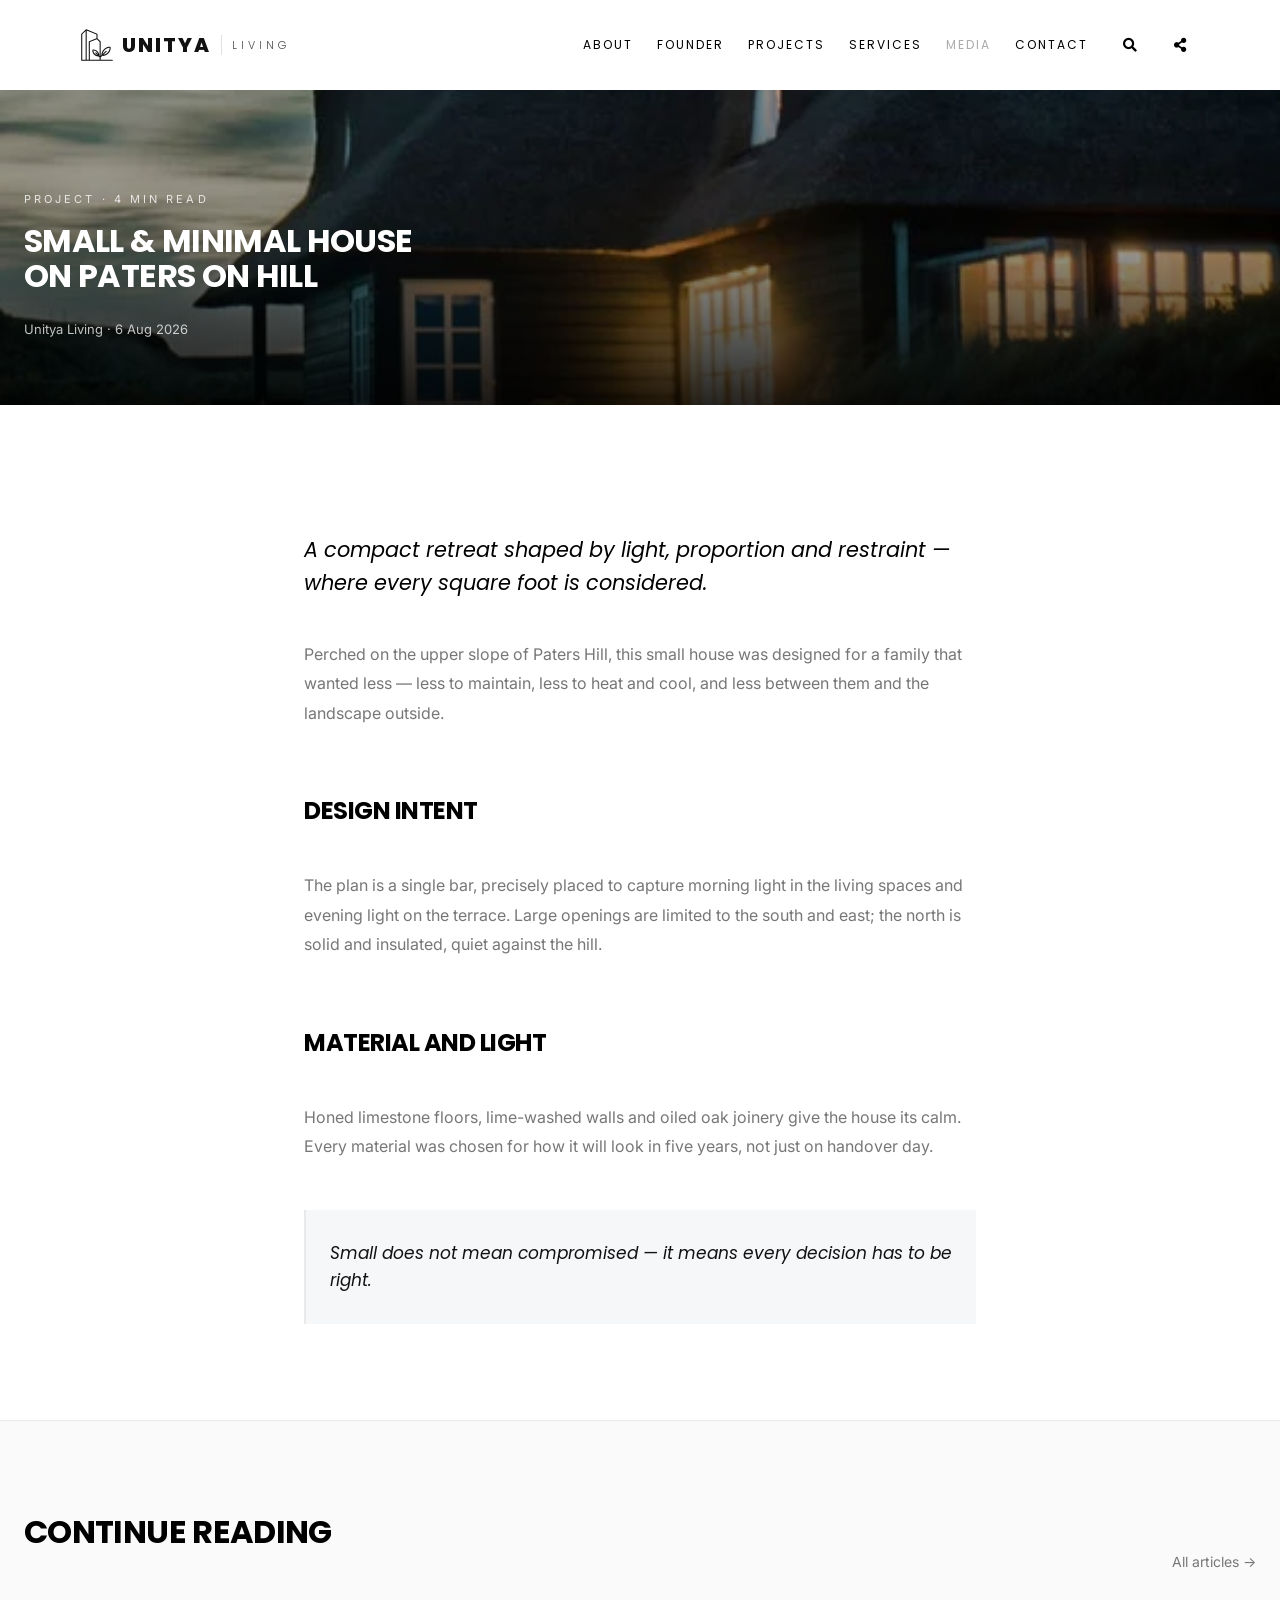
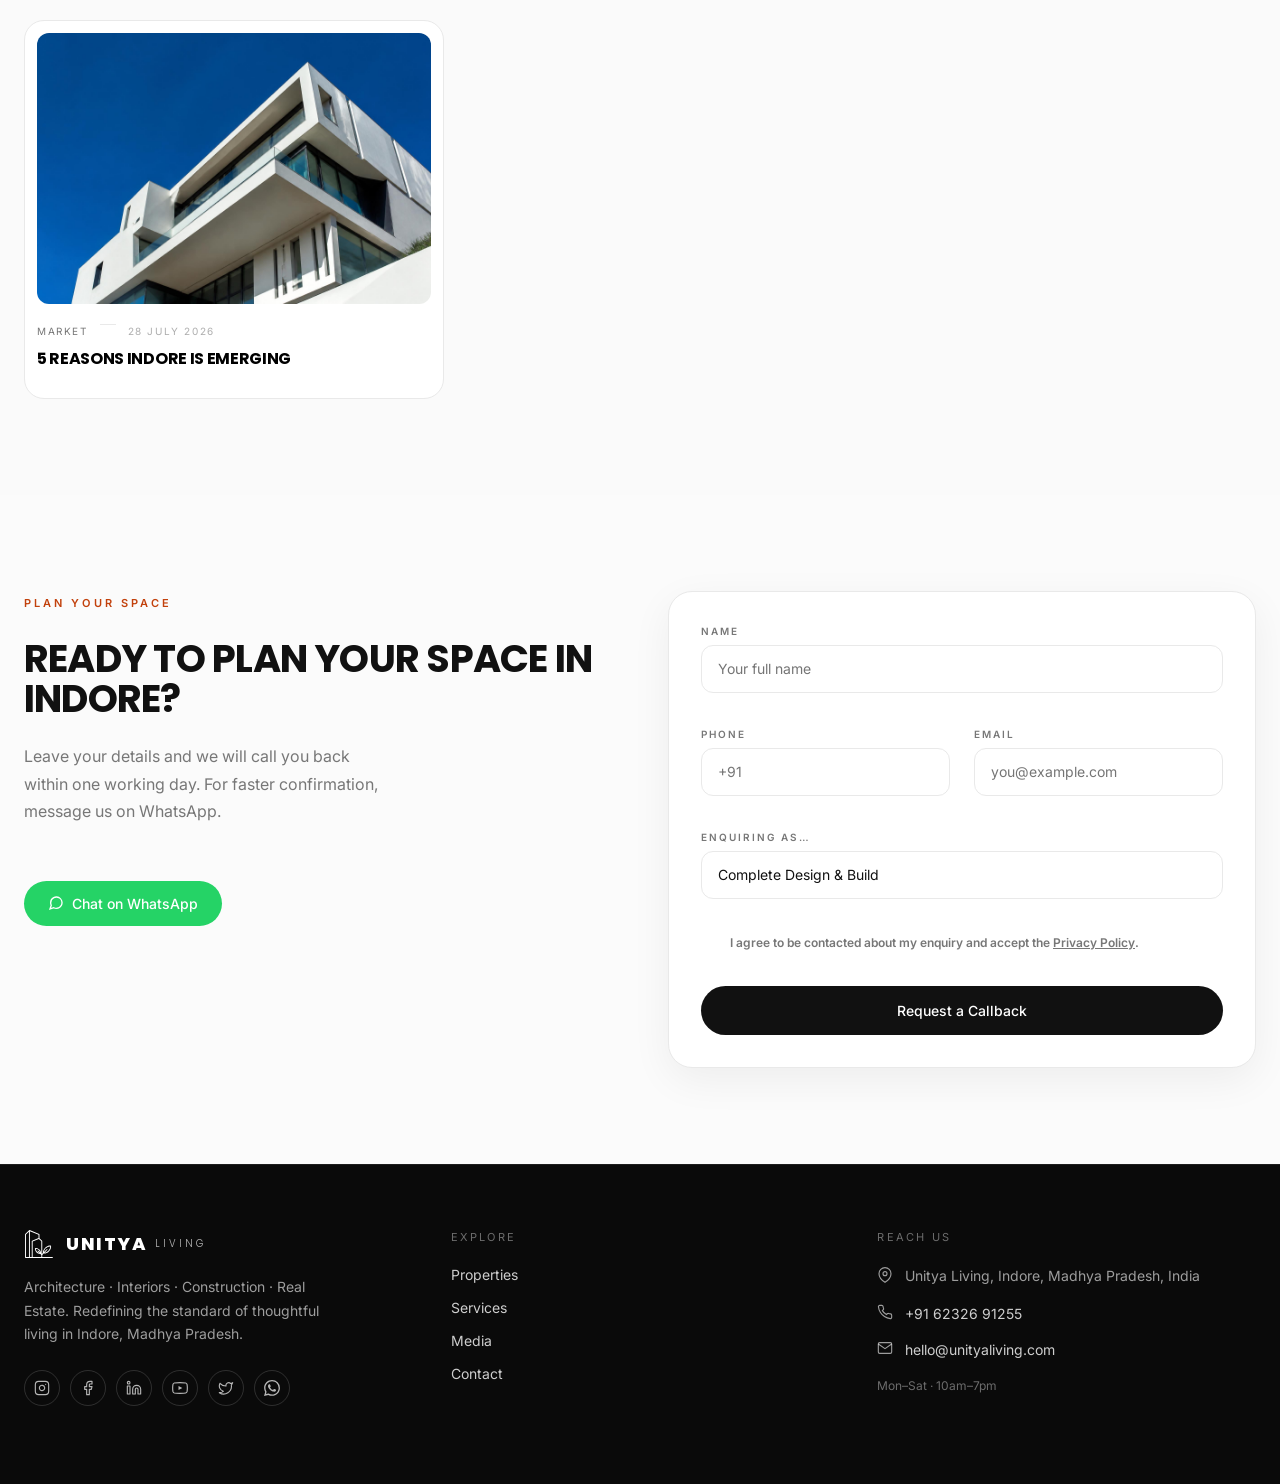
<file: modern/media/project/index.html>
<!DOCTYPE html>
<html lang="en">
<head>
    <meta charset="utf-8">
    <meta http-equiv="X-UA-Compatible" content="IE=edge">
    <meta name="description" content="A compact retreat shaped by light, proportion and restraint — where every square foot is considered." />
    <link rel="icon" href="../../images/favicon.ico" type="image/x-icon" />
    <link rel="shortcut icon" type="image/x-icon" href="../../images/favicon.png" />
    <title>Small &amp; Minimal House On Paters on Hill | Unitya Living</title>
    <meta name="viewport" content="width=device-width, initial-scale=1">
    <link rel="stylesheet" type="text/css" href="../../css/bootstrap.min.css">
    <link rel="stylesheet" type="text/css" href="../../css/fontawesome/css/font-awesome.min.css" />
    <link rel="stylesheet" type="text/css" href="../../css/owl.carousel.min.css">
    <link rel="stylesheet" type="text/css" href="../../css/magnific-popup.min.css">
    <link rel="stylesheet" type="text/css" href="../../css/style.css">
    <link rel="stylesheet" type="text/css" href="../../css/fontawesome-arkit.min.css">
    <link rel="stylesheet" type="text/css" href="../../css/arkit-services.css">
    <link href="https://fonts.googleapis.com/css?family=Poppins:300,300i,400,400i,500,500i,600,600i,700,800,800i,900" rel="stylesheet">
    <link href="https://fonts.googleapis.com/css2?family=Instrument+Serif&family=Inter:wght@300;400;500;600&display=swap" rel="stylesheet">
    <style>
        .display { font-family: 'Poppins', sans-serif; font-weight: 700; line-height: 0.95; letter-spacing: -0.02em; text-transform: uppercase; }
        html { scroll-behavior: smooth; }
    </style>
</head>
<body>
<div class="page-wraper">
    <header class="site-header header-style-1 nav-wide mobile-sider-drawer-menu">
        <div class="sticky-header main-bar-wraper">
            <div class="main-bar bg-white p-t10">
                <div class="container">
                    <div class="logo-header">
                        <div class="logo-header-inner logo-header-one">
                            <a href="../../index.html" style="display:flex; align-items:center; gap:8px; text-decoration:none; line-height:1;">
                                                                    <svg viewBox="0 0 512 512" xmlns="http://www.w3.org/2000/svg" style="width:34px; height:34px; display:block; flex-shrink:0;"><path d="m295.393 478v-34.579l-15.762-15.762c-47.655 4.455-100.779-49.254-93.064-97.648a7.991 7.991 0 0 1 6.56-6.7c24.808-4.271 51.7 8.562 70.2 27.06 17.477 17.477 29.832 42.3 27.62 65.976l4.45 4.45v-210.609l-41.297-41.24-105.923 43.287v265.765zm-32.874-67.455c-13.595-3.126-26.813-11.084-37.552-21.822-13.432-13.432-23.616-32.217-23.194-50.236a56.965 56.965 0 0 1 21.948 4.261c23.3 9.157 44.493 32.035 50.112 56.486l-29.688-29.688a8 8 0 1 0 -11.313 11.312zm48.874 10.255 12.351-12.352c-3.628-32.107 13.272-66.205 37.1-90.031a135.1 135.1 0 0 1 45.587-30.369c16.73-6.576 33.626-8.74 48.629-6.133a7.991 7.991 0 0 1 6.56 6.7c5.377 33.647-11.489 69.005-36.53 94.046-23.826 23.826-57.926 40.727-90.032 37.1l-23.663 23.663v34.576h174.605a8 8 0 0 1 0 16h-460a8 8 0 0 1 -8-8v-393.3a7.981 7.981 0 0 1 2.788-6.069l65.934-65.85a7.925 7.925 0 0 1 9.807-1.852l162.471 66.398a7.963 7.963 0 0 1 4.963 7.375h.037v63.585l44.605 44.548a7.982 7.982 0 0 1 2.788 6.068zm28.233-28.234 47.683-47.683a8 8 0 1 1 11.312 11.313l-47.682 47.683c38.336-4.009 75.606-36.907 89.642-72.616 4.653-11.836 6.7-23.61 5.959-34.3-26.541-1.838-54.649 13.029-74.385 32.765-17.277 17.272-30.139 39.972-32.529 62.834zm-305.626 85.434h50.785v-432.734l-50.785 50.72zm66.785 0v-440.128l147.215 60.161v56.207l-110.823 45.288a7.965 7.965 0 0 0 -4.963 7.375h-.037v271.097z" fill="#111" fill-rule="evenodd"/></svg>
                                    <span style="display:flex; align-items:center; gap:10px;">
                                        <span style="font-family:'Poppins',sans-serif; font-weight:800; font-size:20px; letter-spacing:2px; color:#111; line-height:1; text-transform:uppercase;">UNITYA</span>
                                        <span style="width:1px; height:20px; background:#111; opacity:0.12; display:inline-block;"></span>
                                        <span style="font-family:'Poppins',sans-serif; font-weight:300; font-size:11px; letter-spacing:4px; color:#111; opacity:0.75; line-height:1; text-transform:uppercase; padding-top:1px;">LIVING</span>
                                    </span>
                            </a>
                        </div>
                    </div>
                    <button id="mobile-side-drawer" data-target=".header-nav" data-toggle="collapse" type="button" class="navbar-toggler collapsed">
                        <span class="sr-only">Toggle navigation</span>
                        <span class="icon-bar icon-bar-first"></span><span class="icon-bar icon-bar-two"></span><span class="icon-bar icon-bar-three"></span>
                    </button>
                    <div class="header-nav navbar-collapse collapse">
                        <ul class="nav navbar-nav">
                            <li><a href="../../about/">About</a></li>
                            <li><a href="../../founder/">Founder</a></li>
                            <li><a href="../../projects/">Projects</a></li>
                            <li><a href="../../services/">Services</a></li>
                            <li class="active"><a href="../">Media</a></li>
                            <li><a href="../../index.html#contact">Contact</a></li>
                        </ul>
                    </div>
                    <div class="extra-nav">
                        <div class="extra-cell"><a href="#search" class="site-search-btn"><i class="fa fa-search"></i></a></div>
                        <div class="extra-cell">
                            <div class="dropdown share-icon-btn">
                                <a href="javascript:;" class="site-search-btn dropdown-toggle" data-bs-toggle="dropdown"><i class="fa fa-share-alt"></i></a>
                                <div class="dropdown-menu bg-white"><div class="top-bar"><ul class="social-bx list-inline"><li><a href="javascript:void(0);" class="fa fa-facebook"></a></li><li><a href="javascript:void(0);" class="fa fa-twitter"></a></li><li><a href="javascript:void(0);" class="fa fa-linkedin"></a></li><li><a href="javascript:void(0);" class="fa fa-rss"></a></li><li><a href="javascript:void(0);" class="fa fa-youtube"></a></li><li><a href="javascript:void(0);" class="fa fa-instagram"></a></li></ul></div></div>
                            </div>
                        </div>
                    </div>
                    <div id="search"><span class="close"></span><form role="search" id="searchform" action="/search" method="get" class="radius-xl"><div class="input-group"><input value="" name="q" type="search" placeholder="Type to search" /><span class="input-group-btn"><button type="button" class="search-btn"><i class="fa fa-search"></i></button></span></div></form></div>
                </div>
            </div>
        </div>
    </header>

    <div class="page-content">
        <section style="position:relative; display:flex; min-height:35vh; align-items:flex-end; overflow:hidden; background:#000;">
            <img src="../../images/blog/square/pic1.jpg" alt="Small & Minimal House On Paters on Hill" style="position:absolute; inset:0; width:100%; height:100%; object-fit:cover;" loading="eager">
            <div style="position:absolute; inset:0; background: linear-gradient(to top, rgba(0,0,0,0.85) 0%, rgba(0,0,0,0.4) 50%, rgba(0,0,0,0.2) 100%);"></div>
            <div style="position:relative; z-index:1; width:100%; max-width:1400px; margin:0 auto; padding:96px 24px 40px;">
                <p style="margin-bottom:12px; font-size:11px; letter-spacing:0.28em; text-transform:uppercase; color:rgba(255,255,255,0.8); font-family:'Inter',sans-serif;">PROJECT · 4 min read</p>
                <h1 class="display" style="max-width:22ch; font-size: clamp(1.3rem,3vw,2rem); line-height:1.1; color:#fff;">Small &amp; Minimal House On Paters on Hill</h1>
                <p style="margin-top:24px; font-size:13px; color:rgba(255,255,255,0.75); font-family:'Inter',sans-serif;">Unitya Living · 6 Aug 2026</p>
            </div>
        </section>

        <article style="max-width:1400px; margin:0 auto; padding:96px 24px;">
            <div style="max-width:672px; margin:0 auto;">
                <p class="display" style="margin-top:32px; font-size: clamp(1.1rem,2.2vw,1.3rem); line-height:1.6; font-style:italic; font-weight:400; text-transform:none; letter-spacing:0;">A compact retreat shaped by light, proportion and restraint — where every square foot is considered.</p>
                <div style="margin-top:40px; display:flex; flex-direction:column; gap:24px;">
                    <p style="font-size:16px; line-height:1.85; color:#777; font-family:'Inter',sans-serif;">Perched on the upper slope of Paters Hill, this small house was designed for a family that wanted less — less to maintain, less to heat and cool, and less between them and the landscape outside.</p>
                    <h2 class="display" style="margin-top:24px; font-size: clamp(1.2rem,2.2vw,1.5rem);">Design intent</h2>
                    <p style="font-size:16px; line-height:1.85; color:#777; font-family:'Inter',sans-serif;">The plan is a single bar, precisely placed to capture morning light in the living spaces and evening light on the terrace. Large openings are limited to the south and east; the north is solid and insulated, quiet against the hill.</p>
                    <h2 class="display" style="margin-top:24px; font-size: clamp(1.2rem,2.2vw,1.5rem);">Material and light</h2>
                    <p style="font-size:16px; line-height:1.85; color:#777; font-family:'Inter',sans-serif;">Honed limestone floors, lime-washed walls and oiled oak joinery give the house its calm. Every material was chosen for how it will look in five years, not just on handover day.</p>
                    <blockquote style="border-left:2px solid #e9e9e9; padding-left:24px; margin:0; font-family:'Poppins', sans-serif; font-size:17px; line-height:1.6; font-style:italic; color:#111;">Small does not mean compromised — it means every decision has to be right.</blockquote>
                </div>
            </div>
        </article>

        <section style="border-top:1px solid #e9e9e9; background: #fafafa; padding:96px 0;">
            <div style="max-width:1400px; margin:0 auto; padding:0 24px;">
                <div style="display:flex; align-items:flex-end; justify-content:space-between; gap:24px; margin-bottom:48px;">
                    <h2 class="display" style="font-size: clamp(1.5rem,3vw,2rem);">Continue reading</h2>
                    <a href="../" style="font-size:14px; color:#777; text-decoration:none; font-family:'Inter',sans-serif;">All articles →</a>
                </div>
                <div style="display:grid; gap:32px; grid-template-columns: repeat(auto-fit, minmax(280px, 1fr)); max-width:520px;">
                    <article style="border:1px solid #e9e9e9; border-radius:20px; background:#fff; padding:12px; max-width:420px;">
                        <a href="../market/" style="display:block; overflow:hidden; border-radius:12px;"><img src="../../images/media/hero-building.jpg" alt="Modern white residential building" style="width:100%; aspect-ratio:16/11; object-fit:cover;"></a>
                        <div style="padding-top:20px;">
                            <div style="display:flex; gap:12px; font-size:10px; letter-spacing:0.16em; text-transform:uppercase; font-family:'Inter',sans-serif; color:#777;"><span>Market</span><span style="width:16px; height:1px; background:#e9e9e9;"></span><span style="color:rgba(119,119,119,0.6);">28 July 2026</span></div>
                            <h3 class="display" style="margin-top:12px; font-size:16px;"><a href="../market/" style="color:inherit; text-decoration:none;">5 Reasons Indore Is Emerging</a></h3>
                        </div>
                    </article>
                </div>
            </div>
        </section>
    </div>

            <!-- ENQUIRY SECTION — exact copy from Unitya/src/components/site/enquiry-section.tsx:39 -->
        <section id="enquire" style="background:rgba(249,249,249,0.6); padding:96px 0;">
            <div style="max-width:1400px; margin:0 auto; padding:0 24px; display:grid; gap:56px; grid-template-columns: repeat(auto-fit, minmax(320px, 1fr)); align-items:start;">
                <div>
                    <p style="font-size:11px; letter-spacing:0.28em; text-transform:uppercase; color:#c2410c; font-family:'Inter', sans-serif; font-weight:600;">Plan Your Space</p>
                    <h2 style="margin-top:16px; font-family:'Poppins', sans-serif; font-weight:700; font-size: clamp(1.5rem,3.2vw,2.4rem); line-height:1.05; letter-spacing:-0.02em; color:#111; text-transform:uppercase;">Ready to plan your space in Indore?</h2>
                    <p style="margin-top:24px; max-width:36ch; font-size:16px; line-height:1.7; color:#777; font-family:'Inter', sans-serif;">Leave your details and we will call you back within one working day. For faster confirmation, message us on WhatsApp.</p>
                    <a href="https://wa.me/916232691255?text=Hi%20Unitya%20Living%2C%20I%27d%20like%20to%20discuss%20your%20project%20with%20Unitya%20Living.%20Please%20share%20the%20details%20and%20get%20back%20to%20me." target="_blank" rel="noopener noreferrer" style="margin-top:32px; display:inline-flex; align-items:center; gap:8px; background:#25D366; color:#fff; border-radius:999px; padding:12px 24px; font-size:14px; font-weight:500; text-decoration:none; font-family:'Inter', sans-serif;">
                        <svg viewBox="0 0 24 24" fill="none" stroke="currentColor" stroke-width="2" style="width:16px; height:16px;"><path d="M21 11.5a8.38 8.38 0 0 1-.9 3.8 8.5 8.5 0 0 1-7.6 4.7 8.38 8.38 0 0 1-3.8-.9L3 21l1.9-5.7a8.38 8.38 0 0 1-.9-3.8 8.5 8.5 0 0 1 4.7-7.6 8.38 8.38 0 0 1 3.8-.9h.5a8.48 8.48 0 0 1 8 8v.5z"/></svg>
                        Chat on WhatsApp
                    </a>
                </div>
                <div style="background:#fff; border:1px solid #e9e9e9; border-radius:24px; padding:32px; box-shadow:0 12px 40px rgba(0,0,0,0.06);">
                    <form onsubmit="event.preventDefault(); alert('Enquiry received — our team will call you back within one working day.'); this.reset();" style="display:flex; flex-direction:column; gap:24px;" novalidate>
                        <label style="display:block;">
                            <span style="display:block; margin-bottom:6px; font-size:10px; letter-spacing:0.2em; text-transform:uppercase; color:#777; font-family:'Inter',sans-serif;">Name</span>
                            <input type="text" placeholder="Your full name" required style="height:48px; width:100%; border-radius:12px; border:1px solid #e9e9e9; background:#fff; padding:0 16px; font-size:14px; color:#111; outline:none; font-family:'Inter',sans-serif;">
                        </label>
                        <div style="display:grid; gap:24px; grid-template-columns: repeat(auto-fit, minmax(200px, 1fr));">
                            <label style="display:block;">
                                <span style="display:block; margin-bottom:6px; font-size:10px; letter-spacing:0.2em; text-transform:uppercase; color:#777; font-family:'Inter',sans-serif;">Phone</span>
                                <input type="tel" placeholder="+91" required style="height:48px; width:100%; border-radius:12px; border:1px solid #e9e9e9; background:#fff; padding:0 16px; font-size:14px; color:#111; outline:none; font-family:'Inter',sans-serif;">
                            </label>
                            <label style="display:block;">
                                <span style="display:block; margin-bottom:6px; font-size:10px; letter-spacing:0.2em; text-transform:uppercase; color:#777; font-family:'Inter',sans-serif;">Email</span>
                                <input type="email" placeholder="you@example.com" required style="height:48px; width:100%; border-radius:12px; border:1px solid #e9e9e9; background:#fff; padding:0 16px; font-size:14px; color:#111; outline:none; font-family:'Inter',sans-serif;">
                            </label>
                        </div>
                        <label style="display:block;">
                            <span style="display:block; margin-bottom:6px; font-size:10px; letter-spacing:0.2em; text-transform:uppercase; color:#777; font-family:'Inter',sans-serif;">Enquiring as…</span>
                            <select style="height:48px; width:100%; border-radius:12px; border:1px solid #e9e9e9; background:#fff; padding:0 16px; font-size:14px; color:#111; outline:none; font-family:'Inter',sans-serif; cursor:pointer; appearance:none;">
                                <option>Complete Design &amp; Build</option>
                                <option>Architecture</option>
                                <option>Interior Design</option>
                                <option>Exterior Design</option>
                                <option>Construction</option>
                                <option>Real Estate</option>
                                <option>Other</option>
                            </select>
                        </label>
                        <label style="display:flex; align-items:flex-start; gap:12px; cursor:pointer;">
                            <input type="checkbox" required style="margin-top:2px; width:16px; height:16px; accent-color:#111; cursor:pointer;">
                            <span style="font-size:12px; line-height:1.6; color:#777; font-family:'Inter',sans-serif;">I agree to be contacted about my enquiry and accept the <span style="text-decoration:underline;">Privacy Policy</span>.</span>
                        </label>
                        <button type="submit" style="width:100%; background:#111; color:#fff; border-radius:999px; padding:14px 24px; font-size:14px; font-weight:500; border:0; cursor:pointer; font-family:'Inter',sans-serif;">Request a Callback</button>
                    </form>
                </div>
            </div>
        </section>
        <!-- ENQUIRY SECTION END -->

        <footer id="contact" class="site-footer footer-dark footer-wide" style="background:#0a0a0a; color:#fff; border-top:1px solid rgba(255,255,255,0.08);">
        <div style="max-width:1400px; margin:0 auto; padding:64px 24px;">
            <div style="display:grid; gap:48px; grid-template-columns: repeat(auto-fit, minmax(250px, 1fr));">
                <!-- Brand -->
                <div>
                    <a href="../../index.html" style="display:flex; align-items:center; gap:12px; text-decoration:none;">
                        <svg viewBox="0 0 512 512" xmlns="http://www.w3.org/2000/svg" style="width:30px; height:30px; display:block; flex-shrink:0;"><path d="m295.393 478v-34.579l-15.762-15.762c-47.655 4.455-100.779-49.254-93.064-97.648a7.991 7.991 0 0 1 6.56-6.7c24.808-4.271 51.7 8.562 70.2 27.06 17.477 17.477 29.832 42.3 27.62 65.976l4.45 4.45v-210.609l-41.297-41.24-105.923 43.287v265.765zm-32.874-67.455c-13.595-3.126-26.813-11.084-37.552-21.822-13.432-13.432-23.616-32.217-23.194-50.236a56.965 56.965 0 0 1 21.948 4.261c23.3 9.157 44.493 32.035 50.112 56.486l-29.688-29.688a8 8 0 1 0 -11.313 11.312zm48.874 10.255 12.351-12.352c-3.628-32.107 13.272-66.205 37.1-90.031a135.1 135.1 0 0 1 45.587-30.369c16.73-6.576 33.626-8.74 48.629-6.133a7.991 7.991 0 0 1 6.56 6.7c5.377 33.647-11.489 69.005-36.53 94.046-23.826 23.826-57.926 40.727-90.032 37.1l-23.663 23.663v34.576h174.605a8 8 0 0 1 0 16h-460a8 8 0 0 1 -8-8v-393.3a7.981 7.981 0 0 1 2.788-6.069l65.934-65.85a7.925 7.925 0 0 1 9.807-1.852l162.471 66.398a7.963 7.963 0 0 1 4.963 7.375h.037v63.585l44.605 44.548a7.982 7.982 0 0 1 2.788 6.068zm28.233-28.234 47.683-47.683a8 8 0 1 1 11.312 11.313l-47.682 47.683c38.336-4.009 75.606-36.907 89.642-72.616 4.653-11.836 6.7-23.61 5.959-34.3-26.541-1.838-54.649 13.029-74.385 32.765-17.277 17.272-30.139 39.972-32.529 62.834zm-305.626 85.434h50.785v-432.734l-50.785 50.72zm66.785 0v-440.128l147.215 60.161v56.207l-110.823 45.288a7.965 7.965 0 0 0 -4.963 7.375h-.037v271.097z" fill="white" fill-rule="evenodd"/></svg>
                        <span style="display:flex; align-items:center; gap:8px;">
                            <span style="font-family:'Poppins',sans-serif; font-weight:800; font-size:18px; letter-spacing:1.5px; color:#fff; line-height:1;">UNITYA</span>
                            <span style="font-family:'Poppins',sans-serif; font-weight:300; font-size:10px; letter-spacing:3px; color:rgba(255,255,255,0.7); line-height:1;">LIVING</span>
                        </span>
                    </a>
                    <p style="margin-top:16px; max-width:320px; font-size:14px; line-height:1.7; color:rgba(255,255,255,0.6); font-family:'Inter',sans-serif;">Architecture · Interiors · Construction · Real Estate. Redefining the standard of thoughtful living in Indore, Madhya Pradesh.</p>
                    <div style="margin-top:24px; display:flex; gap:10px; flex-wrap:wrap;">
                        
            <a href="#" target="_blank" rel="noreferrer" aria-label="Instagram" style="display:flex; align-items:center; justify-content:center; width:36px; height:36px; border-radius:999px; border:1px solid rgba(255,255,255,0.15); color:rgba(255,255,255,0.7); text-decoration:none; transition: all 0.2s;">
              <svg viewBox="0 0 24 24" fill="none" stroke="currentColor" stroke-width="1.7" stroke-linecap="round" stroke-linejoin="round" style="width:16px; height:16px; display:block;"><rect x="2" y="2" width="20" height="20" rx="5" ry="5"/><path d="M16 11.37A4 4 0 1 1 12.63 8 4 4 0 0 1 16 11.37z"/><line x1="17.5" y1="6.5" x2="17.51" y2="6.5"/></svg>
            </a>
            <a href="#" target="_blank" rel="noreferrer" aria-label="Facebook" style="display:flex; align-items:center; justify-content:center; width:36px; height:36px; border-radius:999px; border:1px solid rgba(255,255,255,0.15); color:rgba(255,255,255,0.7); text-decoration:none; transition: all 0.2s;">
              <svg viewBox="0 0 24 24" fill="none" stroke="currentColor" stroke-width="1.7" stroke-linecap="round" stroke-linejoin="round" style="width:16px; height:16px; display:block;"><path d="M18 2h-3a5 5 0 0 0-5 5v3H7v4h3v8h4v-8h3l1-4h-4V7a1 1 0 0 1 1-1h3z"/></svg>
            </a>
            <a href="#" target="_blank" rel="noreferrer" aria-label="LinkedIn" style="display:flex; align-items:center; justify-content:center; width:36px; height:36px; border-radius:999px; border:1px solid rgba(255,255,255,0.15); color:rgba(255,255,255,0.7); text-decoration:none; transition: all 0.2s;">
              <svg viewBox="0 0 24 24" fill="none" stroke="currentColor" stroke-width="1.7" stroke-linecap="round" stroke-linejoin="round" style="width:16px; height:16px; display:block;"><path d="M16 8a6 6 0 0 1 6 6v7h-4v-7a2 2 0 0 0-2-2 2 2 0 0 0-2 2v7h-4v-7a6 6 0 0 1 6-6z"/><rect x="2" y="9" width="4" height="12"/><circle cx="4" cy="4" r="2"/></svg>
            </a>
            <a href="#" target="_blank" rel="noreferrer" aria-label="YouTube" style="display:flex; align-items:center; justify-content:center; width:36px; height:36px; border-radius:999px; border:1px solid rgba(255,255,255,0.15); color:rgba(255,255,255,0.7); text-decoration:none; transition: all 0.2s;">
              <svg viewBox="0 0 24 24" fill="none" stroke="currentColor" stroke-width="1.7" stroke-linecap="round" stroke-linejoin="round" style="width:16px; height:16px; display:block;"><path d="M22.54 6.42a2.78 2.78 0 0 0-1.94-2C18.88 4 12 4 12 4s-6.88 0-8.6.46a2.78 2.78 0 0 0-1.94 2A29 29 0 0 0 1 12a29 29 0 0 0 .46 5.58 2.78 2.78 0 0 0 1.94 2C5.12 20 12 20 12 20s6.88 0 8.6-.46a2.78 2.78 0 0 0 1.94-2A29 29 0 0 0 23 12a29 29 0 0 0-.46-5.58z"/><polygon points="9.75 15.02 15.5 12 9.75 8.98 9.75 15.02" fill="currentColor" stroke="none"/></svg>
            </a>
            <a href="#" target="_blank" rel="noreferrer" aria-label="Twitter" style="display:flex; align-items:center; justify-content:center; width:36px; height:36px; border-radius:999px; border:1px solid rgba(255,255,255,0.15); color:rgba(255,255,255,0.7); text-decoration:none; transition: all 0.2s;">
              <svg viewBox="0 0 24 24" fill="none" stroke="currentColor" stroke-width="1.7" stroke-linecap="round" stroke-linejoin="round" style="width:16px; height:16px; display:block;"><path d="M22 4s-.7 2.1-2 3.4c1.6 10-9.4 17.3-18 11.6 2.2.1 4.4-.6 6-2C3 15.5.5 9.6 3 5c2.2 2.6 5.6 4.1 9 4-.9-4.2 4-6.6 7-3.8 1.1 0 3-1.2 3-1.2z"/></svg>
            </a>
            <a href="https://wa.me/916232691255" target="_blank" rel="noreferrer" aria-label="WhatsApp" style="display:flex; align-items:center; justify-content:center; width:36px; height:36px; border-radius:999px; border:1px solid rgba(255,255,255,0.15); color:rgba(255,255,255,0.7); text-decoration:none; transition: all 0.2s;">
              <svg viewBox="0 0 24 24" fill="currentColor" style="width:16px; height:16px; display:block;"><path d="M17.472 14.382c-.297-.149-1.758-.867-2.03-.967-.273-.099-.471-.148-.67.15-.197.297-.767.966-.94 1.164-.173.199-.347.223-.644.075-.297-.15-1.255-.463-2.39-1.475-.883-.788-1.48-1.761-1.653-2.059-.173-.297-.018-.458.13-.606.134-.133.298-.347.446-.52.149-.174.198-.298.298-.497.099-.198.05-.371-.025-.52-.075-.149-.669-1.612-.916-2.207-.242-.579-.487-.5-.669-.51-.173-.008-.371-.01-.57-.01-.198 0-.52.074-.792.372-.272.297-1.04 1.016-1.04 2.479 0 1.462 1.065 2.875 1.213 3.074.149.198 2.096 3.2 5.077 4.487.709.306 1.262.489 1.694.625.712.227 1.36.195 1.871.118.571-.085 1.758-.719 2.006-1.413.248-.694.248-1.289.173-1.413-.074-.124-.272-.198-.57-.347m-5.421 7.403h-.004a9.87 9.87 0 01-5.031-1.378l-.361-.214-3.741.982.998-3.648-.235-.374a9.86 9.86 0 01-1.51-5.26c.001-5.45 4.436-9.884 9.888-9.884 2.64 0 5.122 1.03 6.988 2.898a9.825 9.825 0 012.893 6.994c-.003 5.45-4.437 9.884-9.885 9.884m8.413-18.297A11.815 11.815 0 0012.05 0C5.495 0 .16 5.335.157 11.892c0 2.096.547 4.142 1.588 5.945L.057 24l6.305-1.654a11.882 11.882 0 005.683 1.448h.005c6.554 0 11.89-5.335 11.893-11.893a11.821 11.821 0 00-3.48-8.413z"/></svg>
            </a>
                    </div>
                </div>
                <!-- Explore -->
                <div>
                    <div style="font-size:11px; letter-spacing:0.2em; text-transform:uppercase; color:rgba(255,255,255,0.4); font-family:'Inter',sans-serif;">Explore</div>
                    <ul style="margin-top:20px; list-style:none; padding:0; display:flex; flex-direction:column; gap:12px;">
                        
              <li><a href="../../projects/" style="color:rgba(255,255,255,0.8); text-decoration:none; font-size:14px; font-family:'Inter',sans-serif;">Properties</a></li>
              <li><a href="../../services/" style="color:rgba(255,255,255,0.8); text-decoration:none; font-size:14px; font-family:'Inter',sans-serif;">Services</a></li>
              <li><a href="../../media/" style="color:rgba(255,255,255,0.8); text-decoration:none; font-size:14px; font-family:'Inter',sans-serif;">Media</a></li>
              <li><a href="../../index.html#contact" style="color:rgba(255,255,255,0.8); text-decoration:none; font-size:14px; font-family:'Inter',sans-serif;">Contact</a></li>
                    </ul>
                </div>
                <!-- Reach us -->
                <div>
                    <div style="font-size:11px; letter-spacing:0.2em; text-transform:uppercase; color:rgba(255,255,255,0.4); font-family:'Inter',sans-serif;">Reach us</div>
                    <ul style="margin-top:20px; list-style:none; padding:0; display:flex; flex-direction:column; gap:16px;">
                        <li style="display:flex; gap:12px; font-size:14px; line-height:1.6; color:rgba(255,255,255,0.6); font-family:'Inter',sans-serif;">
                            <svg viewBox="0 0 24 24" fill="none" stroke="currentColor" stroke-width="1.7" style="width:16px; height:16px; flex-shrink:0; margin-top:2px;"><path d="M21 10c0 7-9 13-9 13s-9-6-9-13a9 9 0 0 1 18 0z"/><circle cx="12" cy="10" r="3"/></svg>
                            <span>Unitya Living, Indore, Madhya Pradesh, India</span>
                        </li>
                        <li style="display:flex; gap:12px; font-size:14px; color:rgba(255,255,255,0.6); font-family:'Inter',sans-serif;">
                            <svg viewBox="0 0 24 24" fill="none" stroke="currentColor" stroke-width="1.7" style="width:16px; height:16px; flex-shrink:0;"><path d="M22 16.92v3a2 2 0 0 1-2.18 2 19.79 19.79 0 0 1-8.63-3.07 19.5 19.5 0 0 1-6-6 19.79 19.79 0 0 1-3.07-8.67A2 2 0 0 1 4.11 2h3a2 2 0 0 1 2 1.72 12.84 12.84 0 0 0 .7 2.81 a2 2 0 0 1-.45 2.11L8.09 9.91a16 16 0 0 0 6 6l1.27-1.27a2 2 0 0 1 2.11-.45 12.84 12.84 0 0 0 2.81.7A2 2 0 0 1 22 16.92z"/></svg>
                            <a href="tel:+916232691255" style="color:rgba(255,255,255,0.8); text-decoration:none;">+91 62326 91255</a>
                        </li>
                        <li style="display:flex; gap:12px; font-size:14px; color:rgba(255,255,255,0.6); font-family:'Inter',sans-serif;">
                            <svg viewBox="0 0 24 24" fill="none" stroke="currentColor" stroke-width="1.7" style="width:16px; height:16px; flex-shrink:0;"><path d="M4 4h16c1.1 0 2 .9 2 2v12c0 1.1-.9 2-2 2H4c-1.1 0-2-.9-2-2V6c0-1.1.9-2 2-2z"/><polyline points="22,6 12,13 2,6"/></svg>
                            <a href="mailto:hello@unityaliving.com" style="color:rgba(255,255,255,0.8); text-decoration:none;">hello@unityaliving.com</a>
                        </li>
                        <li style="font-size:12px; color:rgba(255,255,255,0.4); font-family:'Inter',sans-serif;">Mon–Sat · 10am–7pm</li>
                    </ul>
                </div>
            </div>
        </div>
</footer>
    <button class="scroltop"><span class="fa fa-angle-up relative" id="btn-vibrate"></span></button>
</div>
<script src="../../js/jquery-3.7.1.min.js"></script>
<script src="../../js/popper.min.js"></script>
<script src="../../js/bootstrap.min.js"></script>
<script src="../../js/custom.js"></script>
</body>
</html>
</file>
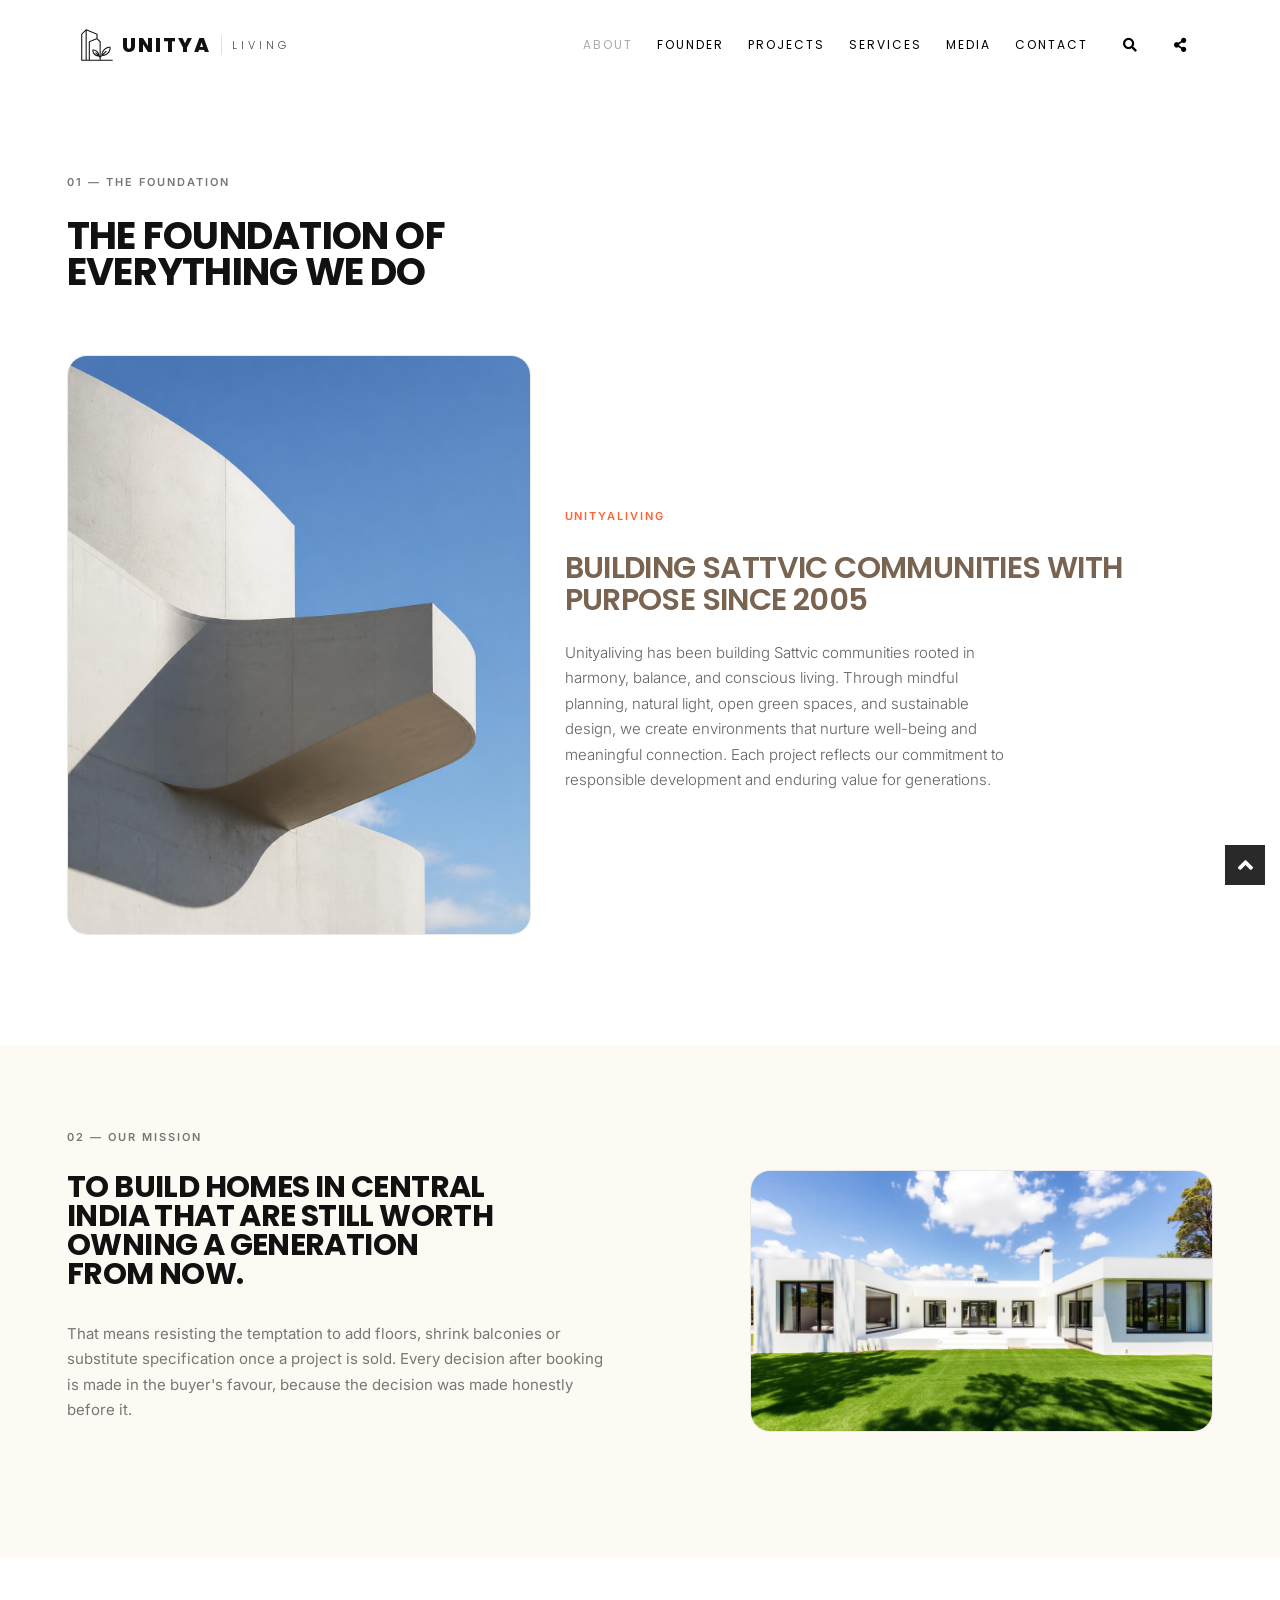
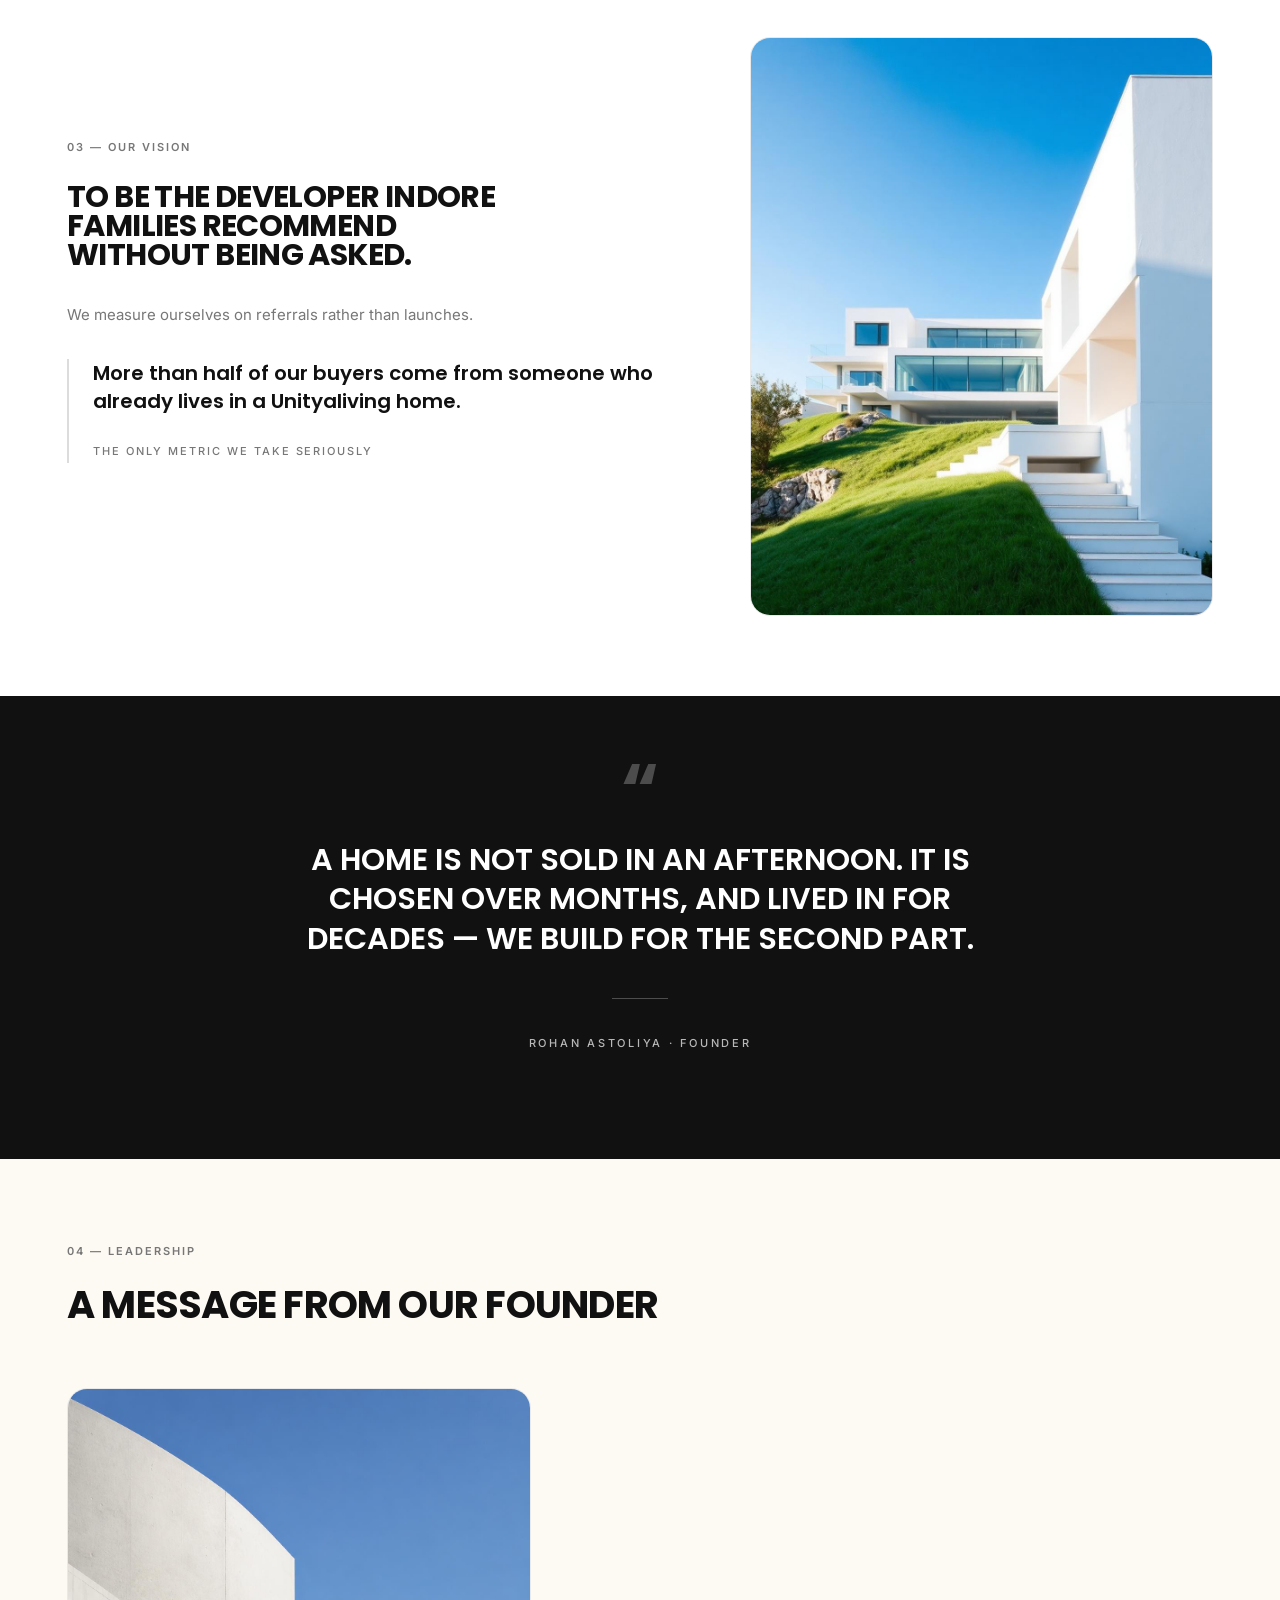
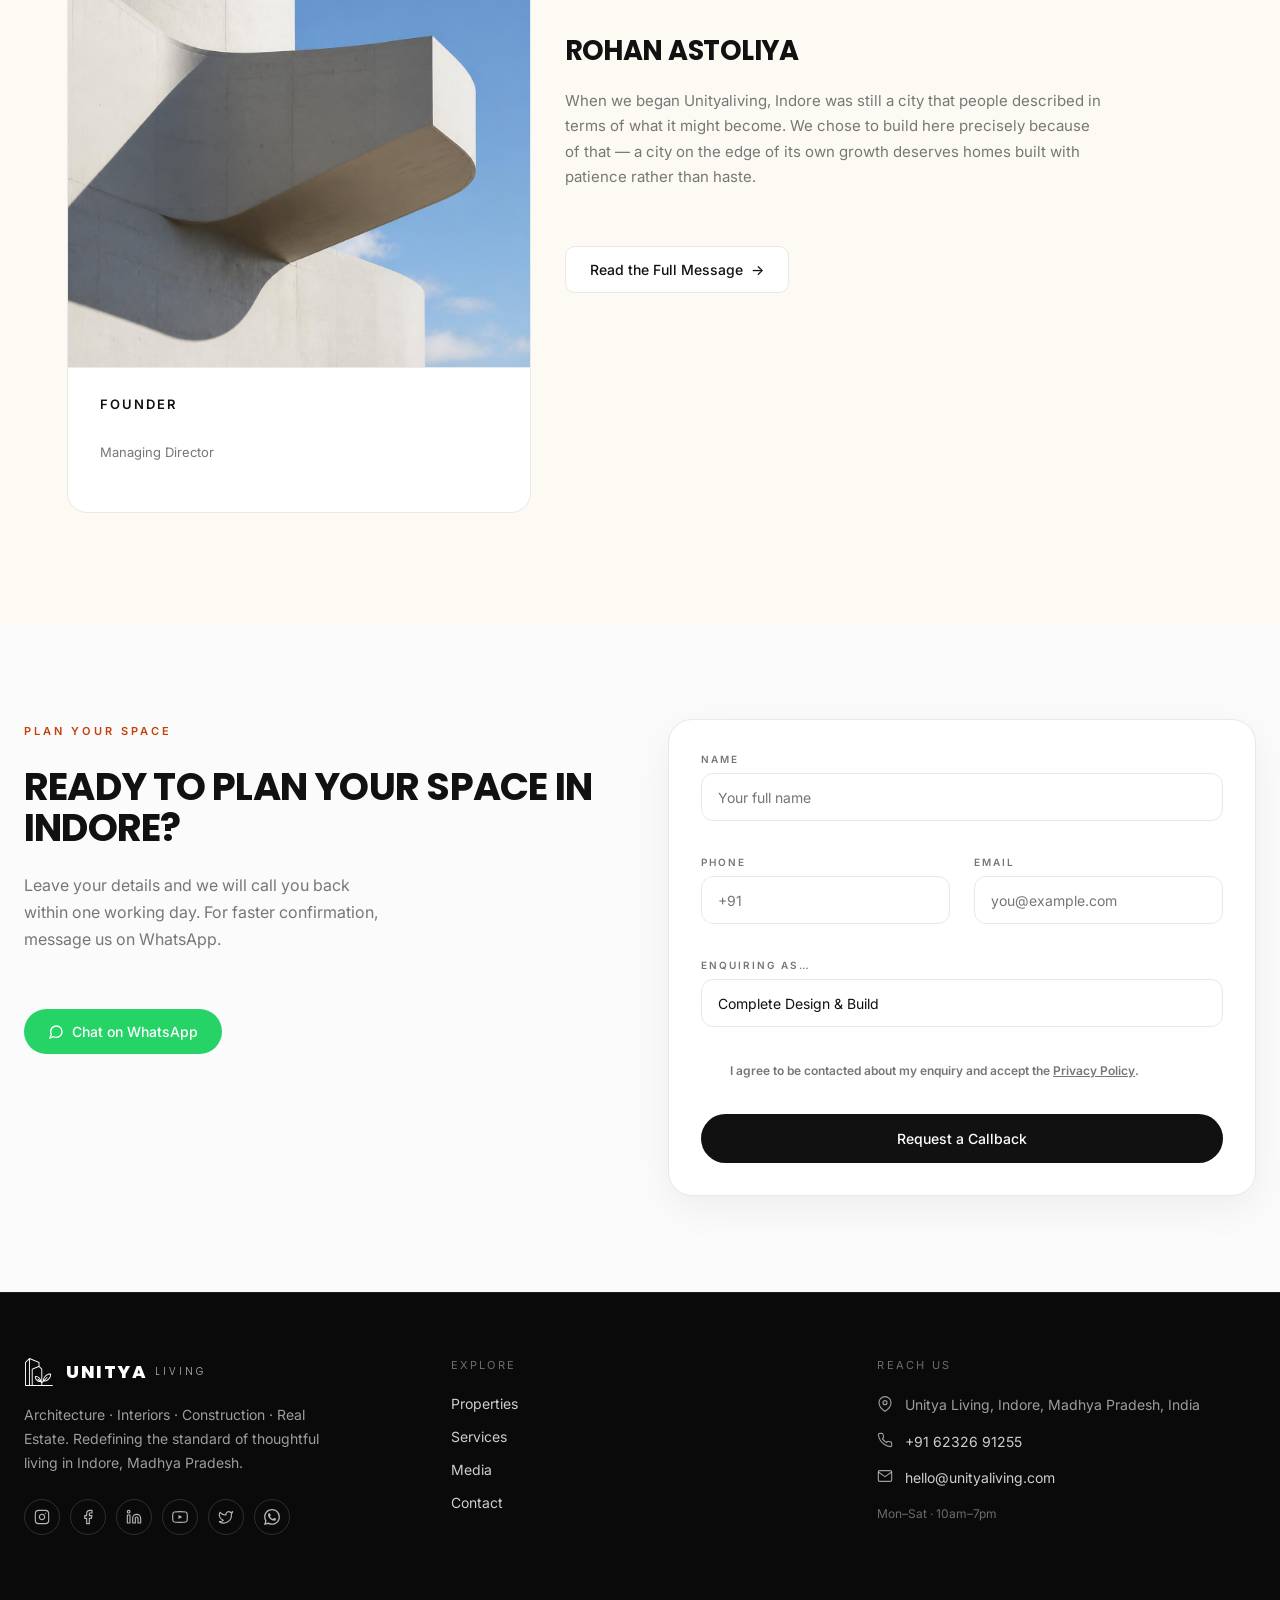
<file: modern/about-1.html>
<!DOCTYPE html>
<html lang="en">
<head>
    <meta charset="utf-8">
    <meta http-equiv="X-UA-Compatible" content="IE=edge">
    <meta name="keywords" content="" />
    <meta name="author" content="" />
    <meta name="robots" content="" />
    <meta name="description" content="About Unitya Living — our foundation, mission and vision. Building Sattvic communities with purpose since 2005." />
    <link rel="icon" href="images/favicon.ico" type="image/x-icon" />
    <link rel="shortcut icon" type="image/x-icon" href="images/favicon.png" />
    <title>Modern Template | About Us — Our Story</title>
    <meta name="viewport" content="width=device-width, initial-scale=1">
    <!-- LOADER DISABLED -->
    <link rel="stylesheet" type="text/css" href="css/bootstrap.min.css">
    <link rel="stylesheet" type="text/css" href="css/fontawesome/css/font-awesome.min.css" />
    <link rel="stylesheet" type="text/css" href="css/owl.carousel.min.css">
    <link rel="stylesheet" type="text/css" href="css/magnific-popup.min.css">
    <link rel="stylesheet" type="text/css" href="css/style.css">
    <link rel="stylesheet" type="text/css" href="plugins/revolution/revolution/css/settings.css">
    <link rel="stylesheet" type="text/css" href="plugins/revolution/revolution/css/navigation.css">
    <link rel="stylesheet" type="text/css" href="css/fontawesome-arkit.min.css">
    <link rel="stylesheet" type="text/css" href="css/arkit-services.css">
    <link href="https://fonts.googleapis.com/css?family=Poppins:300,300i,400,400i,500,500i,600,600i,700,800,800i,900" rel="stylesheet">
    <link href="https://fonts.googleapis.com/css?family=Roboto+Condensed:300,300i,400,400i,700,700i" rel="stylesheet">
    <link href="https://fonts.googleapis.com/css?family=Crete+Round:400,400i&amp;subset=latin-ext" rel="stylesheet">
    <link href="https://fonts.googleapis.com/css2?family=Instrument+Serif&family=Inter:wght@300;400;500;600&display=swap" rel="stylesheet">
    <style>
        #welcome .tparrows, #welcome .tp-leftarrow, #welcome .tp-rightarrow { display:none !important; }
        .approach-label { position: relative; display: inline-block; z-index: 1; }
        .approach-label:before { background-color: transparent; position: absolute; content: ""; width: 30px; height: 30px; left: -15px; top: -10px; border: 3px solid #111; opacity: 0.15; z-index: -1; }
        html { scroll-behavior: smooth; }
        #about, #founder, #services, #projects, #media, #contact { scroll-margin-top: 90px; }
        /* Our Story — Unitya exact (adapted to static) */
        .ourstory-eyebrow { font-size: 11px; letter-spacing: 0.18em; text-transform: uppercase; color: #777; font-family: 'Inter', sans-serif; font-weight: 600; }
        .ourstory-display { font-family: 'Poppins', sans-serif; font-weight: 700; line-height: 0.95; letter-spacing: -0.02em; color: #111; text-transform: uppercase; }
        .ourstory-bg-sand { background: #fdf9f3; }
        .ourstory-dark { background: #111; color: #fff; }
        .ourstory-card { border-radius: 20px; overflow: hidden; border: 1px solid #e9e9e9; }
        .ourstory-serif { font-family: 'Poppins', sans-serif; font-weight: 600; }
    </style>
</head>
<body>
<div class="page-wraper">
    <!-- HEADER START -->
    <header class="site-header header-style-1 nav-wide mobile-sider-drawer-menu">
        <div class="sticky-header main-bar-wraper">
            <div class="main-bar bg-white p-t10">
                <div class="container">
                    <div class="logo-header">
                        <div class="logo-header-inner logo-header-one">
                            <a href="index.html" style="display:flex; align-items:center; gap:8px; text-decoration:none; line-height:1;">
                                                                    <svg viewBox="0 0 512 512" xmlns="http://www.w3.org/2000/svg" style="width:34px; height:34px; display:block; flex-shrink:0;"><path d="m295.393 478v-34.579l-15.762-15.762c-47.655 4.455-100.779-49.254-93.064-97.648a7.991 7.991 0 0 1 6.56-6.7c24.808-4.271 51.7 8.562 70.2 27.06 17.477 17.477 29.832 42.3 27.62 65.976l4.45 4.45v-210.609l-41.297-41.24-105.923 43.287v265.765zm-32.874-67.455c-13.595-3.126-26.813-11.084-37.552-21.822-13.432-13.432-23.616-32.217-23.194-50.236a56.965 56.965 0 0 1 21.948 4.261c23.3 9.157 44.493 32.035 50.112 56.486l-29.688-29.688a8 8 0 1 0 -11.313 11.312zm48.874 10.255 12.351-12.352c-3.628-32.107 13.272-66.205 37.1-90.031a135.1 135.1 0 0 1 45.587-30.369c16.73-6.576 33.626-8.74 48.629-6.133a7.991 7.991 0 0 1 6.56 6.7c5.377 33.647-11.489 69.005-36.53 94.046-23.826 23.826-57.926 40.727-90.032 37.1l-23.663 23.663v34.576h174.605a8 8 0 0 1 0 16h-460a8 8 0 0 1 -8-8v-393.3a7.981 7.981 0 0 1 2.788-6.069l65.934-65.85a7.925 7.925 0 0 1 9.807-1.852l162.471 66.398a7.963 7.963 0 0 1 4.963 7.375h.037v63.585l44.605 44.548a7.982 7.982 0 0 1 2.788 6.068zm28.233-28.234 47.683-47.683a8 8 0 1 1 11.312 11.313l-47.682 47.683c38.336-4.009 75.606-36.907 89.642-72.616 4.653-11.836 6.7-23.61 5.959-34.3-26.541-1.838-54.649 13.029-74.385 32.765-17.277 17.272-30.139 39.972-32.529 62.834zm-305.626 85.434h50.785v-432.734l-50.785 50.72zm66.785 0v-440.128l147.215 60.161v56.207l-110.823 45.288a7.965 7.965 0 0 0 -4.963 7.375h-.037v271.097z" fill="#111" fill-rule="evenodd"/></svg>
                                    <span style="display:flex; align-items:center; gap:10px;">
                                        <span style="font-family:'Poppins',sans-serif; font-weight:800; font-size:20px; letter-spacing:2px; color:#111; line-height:1; text-transform:uppercase;">UNITYA</span>
                                        <span style="width:1px; height:20px; background:#111; opacity:0.12; display:inline-block;"></span>
                                        <span style="font-family:'Poppins',sans-serif; font-weight:300; font-size:11px; letter-spacing:4px; color:#111; opacity:0.75; line-height:1; text-transform:uppercase; padding-top:1px;">LIVING</span>
                                    </span>
                            </a>
                        </div>
                    </div>
                    <button id="mobile-side-drawer" data-target=".header-nav" data-toggle="collapse" type="button" class="navbar-toggler collapsed">
                        <span class="sr-only">Toggle navigation</span>
                        <span class="icon-bar icon-bar-first"></span><span class="icon-bar icon-bar-two"></span><span class="icon-bar icon-bar-three"></span>
                    </button>
                    <div class="header-nav navbar-collapse collapse">
                        <ul class="nav navbar-nav">
                            <li class="active"><a href="about/">About</a></li>
                            <li><a href="founder/">Founder</a></li>
                            <li><a href="index.html#projects">Projects</a></li>
                            <li><a href="services/">Services</a></li>
                            <li><a href="media/">Media</a></li>
                            <li><a href="index.html#contact">Contact</a></li>
                        </ul>
                    </div>
                    <div class="extra-nav">
                        <div class="extra-cell"><a href="#search" class="site-search-btn"><i class="fa fa-search"></i></a></div>
                        <div class="extra-cell">
                            <div class="dropdown share-icon-btn">
                                <a href="javascript:;" class="site-search-btn dropdown-toggle" data-bs-toggle="dropdown"><i class="fa fa-share-alt"></i></a>
                                <div class="dropdown-menu bg-white"><div class="top-bar"><ul class="social-bx list-inline"><li><a href="javascript:void(0);" class="fa fa-facebook"></a></li><li><a href="javascript:void(0);" class="fa fa-twitter"></a></li><li><a href="javascript:void(0);" class="fa fa-linkedin"></a></li><li><a href="javascript:void(0);" class="fa fa-rss"></a></li><li><a href="javascript:void(0);" class="fa fa-youtube"></a></li><li><a href="javascript:void(0);" class="fa fa-instagram"></a></li></ul></div></div>
                            </div>
                        </div>
                    </div>
                    <div id="search"><span class="close"></span><form role="search" id="searchform" action="/search" method="get" class="radius-xl"><div class="input-group"><input value="" name="q" type="search" placeholder="Type to search" /><span class="input-group-btn"><button type="button" class="search-btn"><i class="fa fa-search"></i></button></span></div></form></div>
                </div>
            </div>
        </div>
    </header>
    <!-- HEADER END -->

    <div class="page-content">

        <!-- 01 — THE FOUNDATION (Unitya Our Story) -->
        <section class="section-full p-t80 p-b80 bg-white">
            <div class="container">
                <div class="row">
                    <div class="col-12">
                        <p class="ourstory-eyebrow">01 — The Foundation</p>
                        <h2 class="ourstory-display mt-3" style="font-size: clamp(1.5rem,3.2vw,2.4rem); max-width: 28ch;">The foundation of<br>everything we do</h2>
                    </div>
                </div>
                <div class="row align-items-stretch m-t40">
                    <div class="col-lg-5 col-md-12 m-b30">
                        <div class="ourstory-card" style="height:100%; min-height:520px;">
                            <img src="images/our-story/philosophy.jpg" alt="Sculptural white concrete architecture against a blue sky" style="width:100%; height:100%; min-height:520px; object-fit:cover;">
                        </div>
                    </div>
                    <div class="col-lg-7 col-md-12 d-flex align-items-center">
                        <div style="padding:20px 0 20px 10px;">
                            <p style="font-size:11px; font-weight:600; letter-spacing:0.18em; text-transform:uppercase; color:#ff6333; font-family:'Inter',sans-serif;">Unityaliving</p>
                            <h3 class="ourstory-serif" style="margin-top:12px; font-size: clamp(1.3rem,2.4vw,1.9rem); line-height:1.05; letter-spacing:-0.02em; color:#786450; text-transform:uppercase;">Building Sattvic Communities with Purpose Since 2005</h3>
                            <p style="margin-top:24px; max-width:50ch; font-size:15px; line-height:1.7; color:rgba(59,59,59,0.8); font-family:'Inter',sans-serif; font-weight:300;">Unityaliving has been building Sattvic communities rooted in harmony, balance, and conscious living. Through mindful planning, natural light, open green spaces, and sustainable design, we create environments that nurture well-being and meaningful connection. Each project reflects our commitment to responsible development and enduring value for generations.</p>
                        </div>
                    </div>
                </div>
            </div>
        </section>

        <!-- 02 — OUR MISSION -->
        <section class="ourstory-bg-sand section-full p-t80 p-b80">
            <div class="container">
                <div class="row align-items-center">
                    <div class="col-lg-7 col-md-12 m-b30">
                        <p class="ourstory-eyebrow">02 — Our Mission</p>
                        <h2 class="ourstory-display mt-3" style="font-size: clamp(1.3rem,2.4vw,1.9rem); max-width:22ch;">To build homes in Central India that are still worth owning a generation from now.</h2>
                        <p style="margin-top:32px; max-width:60ch; font-size:15px; line-height:1.7; color:#777; font-family:'Inter',sans-serif;">That means resisting the temptation to add floors, shrink balconies or substitute specification once a project is sold. Every decision after booking is made in the buyer's favour, because the decision was made honestly before it.</p>
                    </div>
                    <div class="col-lg-5 col-md-12">
                        <div class="ourstory-card">
                            <img src="images/our-story/cta.jpg" alt="Modern white residential building against a blue sky" style="width:100%; aspect-ratio:16/9; object-fit:cover;">
                        </div>
                    </div>
                </div>
            </div>
        </section>

        <!-- 03 — OUR VISION -->
        <section class="section-full p-t80 p-b80 bg-white">
            <div class="container">
                <div class="row align-items-center">
                    <div class="col-lg-7 col-md-12 m-b30">
                        <p class="ourstory-eyebrow">03 — Our Vision</p>
                        <h2 class="ourstory-display mt-3" style="font-size: clamp(1.3rem,2.4vw,1.9rem); max-width:22ch;">To be the developer Indore families recommend without being asked.</h2>
                        <p style="margin-top:32px; max-width:60ch; font-size:15px; line-height:1.7; color:#777; font-family:'Inter',sans-serif;">We measure ourselves on referrals rather than launches.</p>
                        <div style="margin-top:32px; border-left:2px solid rgba(17,17,17,0.15); padding-left:24px;">
                            <p class="ourstory-serif" style="font-size:20px; line-height:1.4; color:#111;">More than half of our buyers come from someone who already lives in a Unityaliving home.</p>
                            <p style="margin-top:12px; font-size:11px; font-weight:500; letter-spacing:0.18em; text-transform:uppercase; color:#777; font-family:'Inter',sans-serif;">The only metric we take seriously</p>
                        </div>
                    </div>
                    <div class="col-lg-5 col-md-12">
                        <div class="ourstory-card">
                            <img src="images/our-story/prop-1.jpg" alt="A Unityaliving residence in Indore" style="width:100%; aspect-ratio:4/5; object-fit:cover;">
                        </div>
                    </div>
                </div>
            </div>
        </section>

        <!-- QUOTE -->
        <section class="ourstory-dark section-full p-tb80">
            <div class="container">
                <div class="row justify-content-center">
                    <div class="col-lg-8 col-md-12 text-center">
                        <span aria-hidden="true" class="ourstory-serif" style="display:block; font-size:5rem; line-height:0.4; color:rgba(255,255,255,0.25);">“</span>
                        <p class="ourstory-serif" style="margin-top:32px; font-size: clamp(1.3rem,2.6vw,1.9rem); line-height:1.3; color:#fff; text-transform:uppercase;">A home is not sold in an afternoon. It is chosen over months, and lived in for decades — we build for the second part.</p>
                        <span style="display:block; margin:40px auto 0; width:56px; height:1px; background:rgba(255,255,255,0.25);"></span>
                        <p style="margin-top:32px; font-size:11px; font-weight:500; letter-spacing:0.25em; text-transform:uppercase; color:rgba(255,255,255,0.7); font-family:'Inter',sans-serif;">Rohan Astoliya · Founder</p>
                    </div>
                </div>
            </div>
        </section>

        <!-- 04 — LEADERSHIP -->
        <section class="ourstory-bg-sand section-full p-t80 p-b80">
            <div class="container">
                <div class="row">
                    <div class="col-12">
                        <p class="ourstory-eyebrow">04 — Leadership</p>
                        <h2 class="ourstory-display mt-3" style="font-size: clamp(1.5rem,3.2vw,2.4rem);">A message from our Founder</h2>
                    </div>
                </div>
                <div class="row m-t40 align-items-stretch">
                    <div class="col-lg-5 col-md-12 m-b30">
                        <div class="ourstory-card bg-white" style="height:100%; display:flex; flex-direction:column;">
                            <div style="flex:1; overflow:hidden;">
                                <img src="images/our-story/philosophy.jpg" alt="Rohan Astoliya, Founder of Unitya Living" style="width:100%; height:100%; min-height:420px; object-fit:cover; object-position:top;">
                            </div>
                            <div style="padding:24px 32px; border-top:1px solid #e9e9e9;">
                                <p style="font-size:13px; font-weight:600; letter-spacing:0.15em; text-transform:uppercase; color:#111; font-family:'Inter',sans-serif;">Founder</p>
                                <p style="margin-top:4px; font-size:13px; color:#777; font-family:'Inter',sans-serif;">Managing Director</p>
                            </div>
                        </div>
                    </div>
                    <div class="col-lg-7 col-md-12 d-flex align-items-center">
                        <div style="padding:10px 0 10px 10px;">
                            <p class="ourstory-display" style="font-size: clamp(1.3rem,2.2vw,1.7rem);">Rohan Astoliya</p>
                            <p style="margin-top:24px; max-width:60ch; font-size:15px; line-height:1.7; color:#777; font-family:'Inter',sans-serif;">When we began Unityaliving, Indore was still a city that people described in terms of what it might become. We chose to build here precisely because of that — a city on the edge of its own growth deserves homes built with patience rather than haste.</p>
                            <a href="about-1.html" style="margin-top:32px; display:inline-flex; align-items:center; gap:8px; border:1px solid #e9e9e9; background:#fff; border-radius:10px; padding:12px 24px; font-size:14px; font-weight:500; color:#111; text-decoration:none; font-family:'Inter',sans-serif;">Read the Full Message <span>→</span></a>
                        </div>
                    </div>
                </div>
            </div>
        </section>

    </div>
    <!-- CONTENT END -->

            <!-- ENQUIRY SECTION — exact copy from Unitya/src/components/site/enquiry-section.tsx:39 -->
        <section id="enquire" style="background:rgba(249,249,249,0.6); padding:96px 0;">
            <div style="max-width:1400px; margin:0 auto; padding:0 24px; display:grid; gap:56px; grid-template-columns: repeat(auto-fit, minmax(320px, 1fr)); align-items:start;">
                <div>
                    <p style="font-size:11px; letter-spacing:0.28em; text-transform:uppercase; color:#c2410c; font-family:'Inter', sans-serif; font-weight:600;">Plan Your Space</p>
                    <h2 style="margin-top:16px; font-family:'Poppins', sans-serif; font-weight:700; font-size: clamp(1.5rem,3.2vw,2.4rem); line-height:1.05; letter-spacing:-0.02em; color:#111; text-transform:uppercase;">Ready to plan your space in Indore?</h2>
                    <p style="margin-top:24px; max-width:36ch; font-size:16px; line-height:1.7; color:#777; font-family:'Inter', sans-serif;">Leave your details and we will call you back within one working day. For faster confirmation, message us on WhatsApp.</p>
                    <a href="https://wa.me/916232691255?text=Hi%20Unitya%20Living%2C%20I%27d%20like%20to%20discuss%20your%20project%20with%20Unitya%20Living.%20Please%20share%20the%20details%20and%20get%20back%20to%20me." target="_blank" rel="noopener noreferrer" style="margin-top:32px; display:inline-flex; align-items:center; gap:8px; background:#25D366; color:#fff; border-radius:999px; padding:12px 24px; font-size:14px; font-weight:500; text-decoration:none; font-family:'Inter', sans-serif;">
                        <svg viewBox="0 0 24 24" fill="none" stroke="currentColor" stroke-width="2" style="width:16px; height:16px;"><path d="M21 11.5a8.38 8.38 0 0 1-.9 3.8 8.5 8.5 0 0 1-7.6 4.7 8.38 8.38 0 0 1-3.8-.9L3 21l1.9-5.7a8.38 8.38 0 0 1-.9-3.8 8.5 8.5 0 0 1 4.7-7.6 8.38 8.38 0 0 1 3.8-.9h.5a8.48 8.48 0 0 1 8 8v.5z"/></svg>
                        Chat on WhatsApp
                    </a>
                </div>
                <div style="background:#fff; border:1px solid #e9e9e9; border-radius:24px; padding:32px; box-shadow:0 12px 40px rgba(0,0,0,0.06);">
                    <form onsubmit="event.preventDefault(); alert('Enquiry received — our team will call you back within one working day.'); this.reset();" style="display:flex; flex-direction:column; gap:24px;" novalidate>
                        <label style="display:block;">
                            <span style="display:block; margin-bottom:6px; font-size:10px; letter-spacing:0.2em; text-transform:uppercase; color:#777; font-family:'Inter',sans-serif;">Name</span>
                            <input type="text" placeholder="Your full name" required style="height:48px; width:100%; border-radius:12px; border:1px solid #e9e9e9; background:#fff; padding:0 16px; font-size:14px; color:#111; outline:none; font-family:'Inter',sans-serif;">
                        </label>
                        <div style="display:grid; gap:24px; grid-template-columns: repeat(auto-fit, minmax(200px, 1fr));">
                            <label style="display:block;">
                                <span style="display:block; margin-bottom:6px; font-size:10px; letter-spacing:0.2em; text-transform:uppercase; color:#777; font-family:'Inter',sans-serif;">Phone</span>
                                <input type="tel" placeholder="+91" required style="height:48px; width:100%; border-radius:12px; border:1px solid #e9e9e9; background:#fff; padding:0 16px; font-size:14px; color:#111; outline:none; font-family:'Inter',sans-serif;">
                            </label>
                            <label style="display:block;">
                                <span style="display:block; margin-bottom:6px; font-size:10px; letter-spacing:0.2em; text-transform:uppercase; color:#777; font-family:'Inter',sans-serif;">Email</span>
                                <input type="email" placeholder="you@example.com" required style="height:48px; width:100%; border-radius:12px; border:1px solid #e9e9e9; background:#fff; padding:0 16px; font-size:14px; color:#111; outline:none; font-family:'Inter',sans-serif;">
                            </label>
                        </div>
                        <label style="display:block;">
                            <span style="display:block; margin-bottom:6px; font-size:10px; letter-spacing:0.2em; text-transform:uppercase; color:#777; font-family:'Inter',sans-serif;">Enquiring as…</span>
                            <select style="height:48px; width:100%; border-radius:12px; border:1px solid #e9e9e9; background:#fff; padding:0 16px; font-size:14px; color:#111; outline:none; font-family:'Inter',sans-serif; cursor:pointer; appearance:none;">
                                <option>Complete Design &amp; Build</option>
                                <option>Architecture</option>
                                <option>Interior Design</option>
                                <option>Exterior Design</option>
                                <option>Construction</option>
                                <option>Real Estate</option>
                                <option>Other</option>
                            </select>
                        </label>
                        <label style="display:flex; align-items:flex-start; gap:12px; cursor:pointer;">
                            <input type="checkbox" required style="margin-top:2px; width:16px; height:16px; accent-color:#111; cursor:pointer;">
                            <span style="font-size:12px; line-height:1.6; color:#777; font-family:'Inter',sans-serif;">I agree to be contacted about my enquiry and accept the <span style="text-decoration:underline;">Privacy Policy</span>.</span>
                        </label>
                        <button type="submit" style="width:100%; background:#111; color:#fff; border-radius:999px; padding:14px 24px; font-size:14px; font-weight:500; border:0; cursor:pointer; font-family:'Inter',sans-serif;">Request a Callback</button>
                    </form>
                </div>
            </div>
        </section>
        <!-- ENQUIRY SECTION END -->

        <!-- FOOTER START -->
    <footer id="contact" class="site-footer footer-dark footer-wide" style="background:#0a0a0a; color:#fff; border-top:1px solid rgba(255,255,255,0.08);">
        <div style="max-width:1400px; margin:0 auto; padding:64px 24px;">
            <div style="display:grid; gap:48px; grid-template-columns: repeat(auto-fit, minmax(250px, 1fr));">
                <!-- Brand -->
                <div>
                    <a href="index.html" style="display:flex; align-items:center; gap:12px; text-decoration:none;">
                        <svg viewBox="0 0 512 512" xmlns="http://www.w3.org/2000/svg" style="width:30px; height:30px; display:block; flex-shrink:0;"><path d="m295.393 478v-34.579l-15.762-15.762c-47.655 4.455-100.779-49.254-93.064-97.648a7.991 7.991 0 0 1 6.56-6.7c24.808-4.271 51.7 8.562 70.2 27.06 17.477 17.477 29.832 42.3 27.62 65.976l4.45 4.45v-210.609l-41.297-41.24-105.923 43.287v265.765zm-32.874-67.455c-13.595-3.126-26.813-11.084-37.552-21.822-13.432-13.432-23.616-32.217-23.194-50.236a56.965 56.965 0 0 1 21.948 4.261c23.3 9.157 44.493 32.035 50.112 56.486l-29.688-29.688a8 8 0 1 0 -11.313 11.312zm48.874 10.255 12.351-12.352c-3.628-32.107 13.272-66.205 37.1-90.031a135.1 135.1 0 0 1 45.587-30.369c16.73-6.576 33.626-8.74 48.629-6.133a7.991 7.991 0 0 1 6.56 6.7c5.377 33.647-11.489 69.005-36.53 94.046-23.826 23.826-57.926 40.727-90.032 37.1l-23.663 23.663v34.576h174.605a8 8 0 0 1 0 16h-460a8 8 0 0 1 -8-8v-393.3a7.981 7.981 0 0 1 2.788-6.069l65.934-65.85a7.925 7.925 0 0 1 9.807-1.852l162.471 66.398a7.963 7.963 0 0 1 4.963 7.375h.037v63.585l44.605 44.548a7.982 7.982 0 0 1 2.788 6.068zm28.233-28.234 47.683-47.683a8 8 0 1 1 11.312 11.313l-47.682 47.683c38.336-4.009 75.606-36.907 89.642-72.616 4.653-11.836 6.7-23.61 5.959-34.3-26.541-1.838-54.649 13.029-74.385 32.765-17.277 17.272-30.139 39.972-32.529 62.834zm-305.626 85.434h50.785v-432.734l-50.785 50.72zm66.785 0v-440.128l147.215 60.161v56.207l-110.823 45.288a7.965 7.965 0 0 0 -4.963 7.375h-.037v271.097z" fill="white" fill-rule="evenodd"/></svg>
                        <span style="display:flex; align-items:center; gap:8px;">
                            <span style="font-family:'Poppins',sans-serif; font-weight:800; font-size:18px; letter-spacing:1.5px; color:#fff; line-height:1;">UNITYA</span>
                            <span style="font-family:'Poppins',sans-serif; font-weight:300; font-size:10px; letter-spacing:3px; color:rgba(255,255,255,0.7); line-height:1;">LIVING</span>
                        </span>
                    </a>
                    <p style="margin-top:16px; max-width:320px; font-size:14px; line-height:1.7; color:rgba(255,255,255,0.6); font-family:'Inter',sans-serif;">Architecture · Interiors · Construction · Real Estate. Redefining the standard of thoughtful living in Indore, Madhya Pradesh.</p>
                    <div style="margin-top:24px; display:flex; gap:10px; flex-wrap:wrap;">
                        
            <a href="#" target="_blank" rel="noreferrer" aria-label="Instagram" style="display:flex; align-items:center; justify-content:center; width:36px; height:36px; border-radius:999px; border:1px solid rgba(255,255,255,0.15); color:rgba(255,255,255,0.7); text-decoration:none; transition: all 0.2s;">
              <svg viewBox="0 0 24 24" fill="none" stroke="currentColor" stroke-width="1.7" stroke-linecap="round" stroke-linejoin="round" style="width:16px; height:16px; display:block;"><rect x="2" y="2" width="20" height="20" rx="5" ry="5"/><path d="M16 11.37A4 4 0 1 1 12.63 8 4 4 0 0 1 16 11.37z"/><line x1="17.5" y1="6.5" x2="17.51" y2="6.5"/></svg>
            </a>
            <a href="#" target="_blank" rel="noreferrer" aria-label="Facebook" style="display:flex; align-items:center; justify-content:center; width:36px; height:36px; border-radius:999px; border:1px solid rgba(255,255,255,0.15); color:rgba(255,255,255,0.7); text-decoration:none; transition: all 0.2s;">
              <svg viewBox="0 0 24 24" fill="none" stroke="currentColor" stroke-width="1.7" stroke-linecap="round" stroke-linejoin="round" style="width:16px; height:16px; display:block;"><path d="M18 2h-3a5 5 0 0 0-5 5v3H7v4h3v8h4v-8h3l1-4h-4V7a1 1 0 0 1 1-1h3z"/></svg>
            </a>
            <a href="#" target="_blank" rel="noreferrer" aria-label="LinkedIn" style="display:flex; align-items:center; justify-content:center; width:36px; height:36px; border-radius:999px; border:1px solid rgba(255,255,255,0.15); color:rgba(255,255,255,0.7); text-decoration:none; transition: all 0.2s;">
              <svg viewBox="0 0 24 24" fill="none" stroke="currentColor" stroke-width="1.7" stroke-linecap="round" stroke-linejoin="round" style="width:16px; height:16px; display:block;"><path d="M16 8a6 6 0 0 1 6 6v7h-4v-7a2 2 0 0 0-2-2 2 2 0 0 0-2 2v7h-4v-7a6 6 0 0 1 6-6z"/><rect x="2" y="9" width="4" height="12"/><circle cx="4" cy="4" r="2"/></svg>
            </a>
            <a href="#" target="_blank" rel="noreferrer" aria-label="YouTube" style="display:flex; align-items:center; justify-content:center; width:36px; height:36px; border-radius:999px; border:1px solid rgba(255,255,255,0.15); color:rgba(255,255,255,0.7); text-decoration:none; transition: all 0.2s;">
              <svg viewBox="0 0 24 24" fill="none" stroke="currentColor" stroke-width="1.7" stroke-linecap="round" stroke-linejoin="round" style="width:16px; height:16px; display:block;"><path d="M22.54 6.42a2.78 2.78 0 0 0-1.94-2C18.88 4 12 4 12 4s-6.88 0-8.6.46a2.78 2.78 0 0 0-1.94 2A29 29 0 0 0 1 12a29 29 0 0 0 .46 5.58 2.78 2.78 0 0 0 1.94 2C5.12 20 12 20 12 20s6.88 0 8.6-.46a2.78 2.78 0 0 0 1.94-2A29 29 0 0 0 23 12a29 29 0 0 0-.46-5.58z"/><polygon points="9.75 15.02 15.5 12 9.75 8.98 9.75 15.02" fill="currentColor" stroke="none"/></svg>
            </a>
            <a href="#" target="_blank" rel="noreferrer" aria-label="Twitter" style="display:flex; align-items:center; justify-content:center; width:36px; height:36px; border-radius:999px; border:1px solid rgba(255,255,255,0.15); color:rgba(255,255,255,0.7); text-decoration:none; transition: all 0.2s;">
              <svg viewBox="0 0 24 24" fill="none" stroke="currentColor" stroke-width="1.7" stroke-linecap="round" stroke-linejoin="round" style="width:16px; height:16px; display:block;"><path d="M22 4s-.7 2.1-2 3.4c1.6 10-9.4 17.3-18 11.6 2.2.1 4.4-.6 6-2C3 15.5.5 9.6 3 5c2.2 2.6 5.6 4.1 9 4-.9-4.2 4-6.6 7-3.8 1.1 0 3-1.2 3-1.2z"/></svg>
            </a>
            <a href="https://wa.me/916232691255" target="_blank" rel="noreferrer" aria-label="WhatsApp" style="display:flex; align-items:center; justify-content:center; width:36px; height:36px; border-radius:999px; border:1px solid rgba(255,255,255,0.15); color:rgba(255,255,255,0.7); text-decoration:none; transition: all 0.2s;">
              <svg viewBox="0 0 24 24" fill="currentColor" style="width:16px; height:16px; display:block;"><path d="M17.472 14.382c-.297-.149-1.758-.867-2.03-.967-.273-.099-.471-.148-.67.15-.197.297-.767.966-.94 1.164-.173.199-.347.223-.644.075-.297-.15-1.255-.463-2.39-1.475-.883-.788-1.48-1.761-1.653-2.059-.173-.297-.018-.458.13-.606.134-.133.298-.347.446-.52.149-.174.198-.298.298-.497.099-.198.05-.371-.025-.52-.075-.149-.669-1.612-.916-2.207-.242-.579-.487-.5-.669-.51-.173-.008-.371-.01-.57-.01-.198 0-.52.074-.792.372-.272.297-1.04 1.016-1.04 2.479 0 1.462 1.065 2.875 1.213 3.074.149.198 2.096 3.2 5.077 4.487.709.306 1.262.489 1.694.625.712.227 1.36.195 1.871.118.571-.085 1.758-.719 2.006-1.413.248-.694.248-1.289.173-1.413-.074-.124-.272-.198-.57-.347m-5.421 7.403h-.004a9.87 9.87 0 01-5.031-1.378l-.361-.214-3.741.982.998-3.648-.235-.374a9.86 9.86 0 01-1.51-5.26c.001-5.45 4.436-9.884 9.888-9.884 2.64 0 5.122 1.03 6.988 2.898a9.825 9.825 0 012.893 6.994c-.003 5.45-4.437 9.884-9.885 9.884m8.413-18.297A11.815 11.815 0 0012.05 0C5.495 0 .16 5.335.157 11.892c0 2.096.547 4.142 1.588 5.945L.057 24l6.305-1.654a11.882 11.882 0 005.683 1.448h.005c6.554 0 11.89-5.335 11.893-11.893a11.821 11.821 0 00-3.48-8.413z"/></svg>
            </a>
                    </div>
                </div>
                <!-- Explore -->
                <div>
                    <div style="font-size:11px; letter-spacing:0.2em; text-transform:uppercase; color:rgba(255,255,255,0.4); font-family:'Inter',sans-serif;">Explore</div>
                    <ul style="margin-top:20px; list-style:none; padding:0; display:flex; flex-direction:column; gap:12px;">
                        
              <li><a href="index.html#projects" style="color:rgba(255,255,255,0.8); text-decoration:none; font-size:14px; font-family:'Inter',sans-serif;">Properties</a></li>
              <li><a href="services/" style="color:rgba(255,255,255,0.8); text-decoration:none; font-size:14px; font-family:'Inter',sans-serif;">Services</a></li>
              <li><a href="media/" style="color:rgba(255,255,255,0.8); text-decoration:none; font-size:14px; font-family:'Inter',sans-serif;">Media</a></li>
              <li><a href="index.html#contact" style="color:rgba(255,255,255,0.8); text-decoration:none; font-size:14px; font-family:'Inter',sans-serif;">Contact</a></li>
                    </ul>
                </div>
                <!-- Reach us -->
                <div>
                    <div style="font-size:11px; letter-spacing:0.2em; text-transform:uppercase; color:rgba(255,255,255,0.4); font-family:'Inter',sans-serif;">Reach us</div>
                    <ul style="margin-top:20px; list-style:none; padding:0; display:flex; flex-direction:column; gap:16px;">
                        <li style="display:flex; gap:12px; font-size:14px; line-height:1.6; color:rgba(255,255,255,0.6); font-family:'Inter',sans-serif;">
                            <svg viewBox="0 0 24 24" fill="none" stroke="currentColor" stroke-width="1.7" style="width:16px; height:16px; flex-shrink:0; margin-top:2px;"><path d="M21 10c0 7-9 13-9 13s-9-6-9-13a9 9 0 0 1 18 0z"/><circle cx="12" cy="10" r="3"/></svg>
                            <span>Unitya Living, Indore, Madhya Pradesh, India</span>
                        </li>
                        <li style="display:flex; gap:12px; font-size:14px; color:rgba(255,255,255,0.6); font-family:'Inter',sans-serif;">
                            <svg viewBox="0 0 24 24" fill="none" stroke="currentColor" stroke-width="1.7" style="width:16px; height:16px; flex-shrink:0;"><path d="M22 16.92v3a2 2 0 0 1-2.18 2 19.79 19.79 0 0 1-8.63-3.07 19.5 19.5 0 0 1-6-6 19.79 19.79 0 0 1-3.07-8.67A2 2 0 0 1 4.11 2h3a2 2 0 0 1 2 1.72 12.84 12.84 0 0 0 .7 2.81 a2 2 0 0 1-.45 2.11L8.09 9.91a16 16 0 0 0 6 6l1.27-1.27a2 2 0 0 1 2.11-.45 12.84 12.84 0 0 0 2.81.7A2 2 0 0 1 22 16.92z"/></svg>
                            <a href="tel:+916232691255" style="color:rgba(255,255,255,0.8); text-decoration:none;">+91 62326 91255</a>
                        </li>
                        <li style="display:flex; gap:12px; font-size:14px; color:rgba(255,255,255,0.6); font-family:'Inter',sans-serif;">
                            <svg viewBox="0 0 24 24" fill="none" stroke="currentColor" stroke-width="1.7" style="width:16px; height:16px; flex-shrink:0;"><path d="M4 4h16c1.1 0 2 .9 2 2v12c0 1.1-.9 2-2 2H4c-1.1 0-2-.9-2-2V6c0-1.1.9-2 2-2z"/><polyline points="22,6 12,13 2,6"/></svg>
                            <a href="mailto:hello@unityaliving.com" style="color:rgba(255,255,255,0.8); text-decoration:none;">hello@unityaliving.com</a>
                        </li>
                        <li style="font-size:12px; color:rgba(255,255,255,0.4); font-family:'Inter',sans-serif;">Mon–Sat · 10am–7pm</li>
                    </ul>
                </div>
            </div>
        </div>
</footer>
    <!-- FOOTER END -->
    <button class="scroltop"><span class="fa fa-angle-up relative" id="btn-vibrate"></span></button>
</div>
<script src="js/jquery-3.7.1.min.js"></script>
<script src="js/popper.min.js"></script>
<script src="js/bootstrap.min.js"></script>
<script src="js/magnific-popup.min.js"></script>
<script src="js/waypoints.min.js"></script>
<script src="js/counterup.min.js"></script>
<script src="js/waypoints-sticky.min.js"></script>
<script src="js/isotope.pkgd.min.js"></script>
<script src="js/imagesloaded.pkgd.min.js"></script>
<script src="js/owl.carousel.min.js"></script>
<script src="js/jquery.owl-filter.js"></script>
<script src="js/scrolla.min.js"></script>
<script src="js/custom.js"></script>
<script src="js/shortcode.js"></script>
<script src="js/particles.js"></script>
<script src="js/app.js"></script>
</body>
</html>
</file>
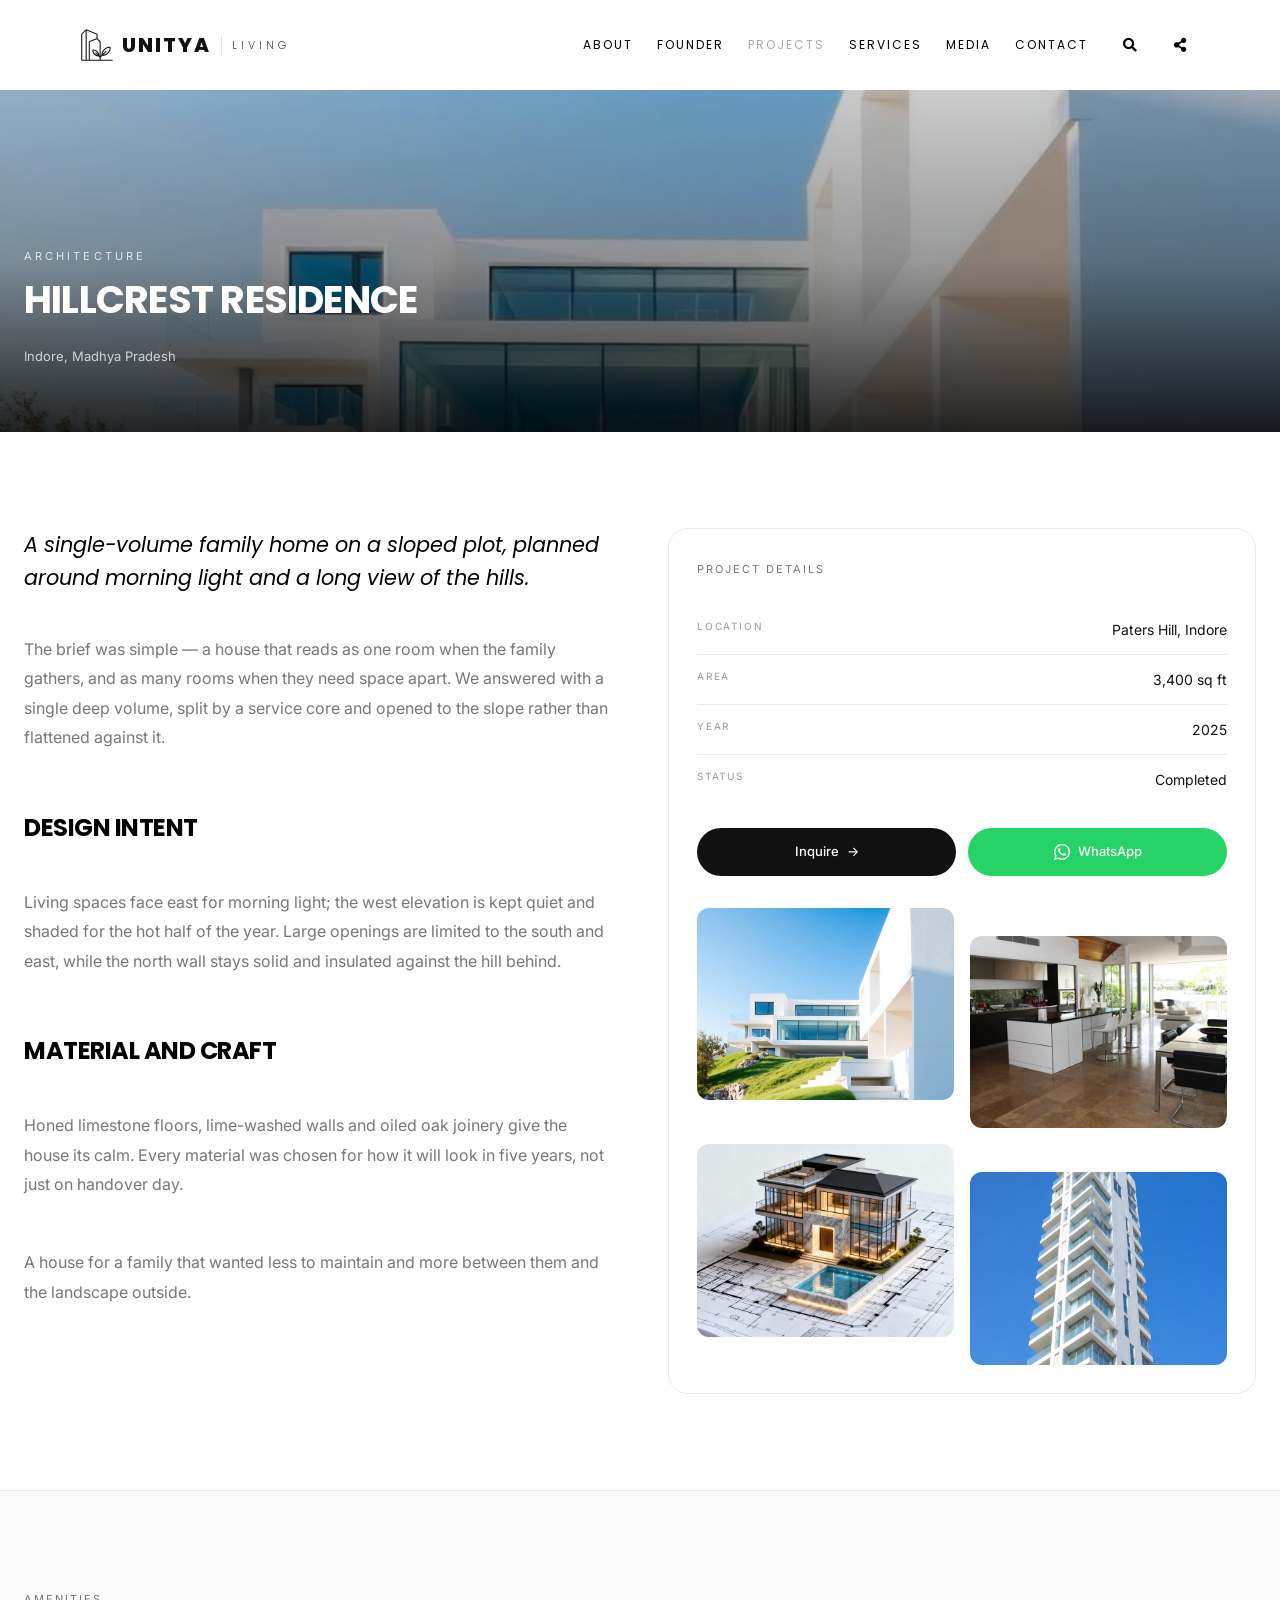
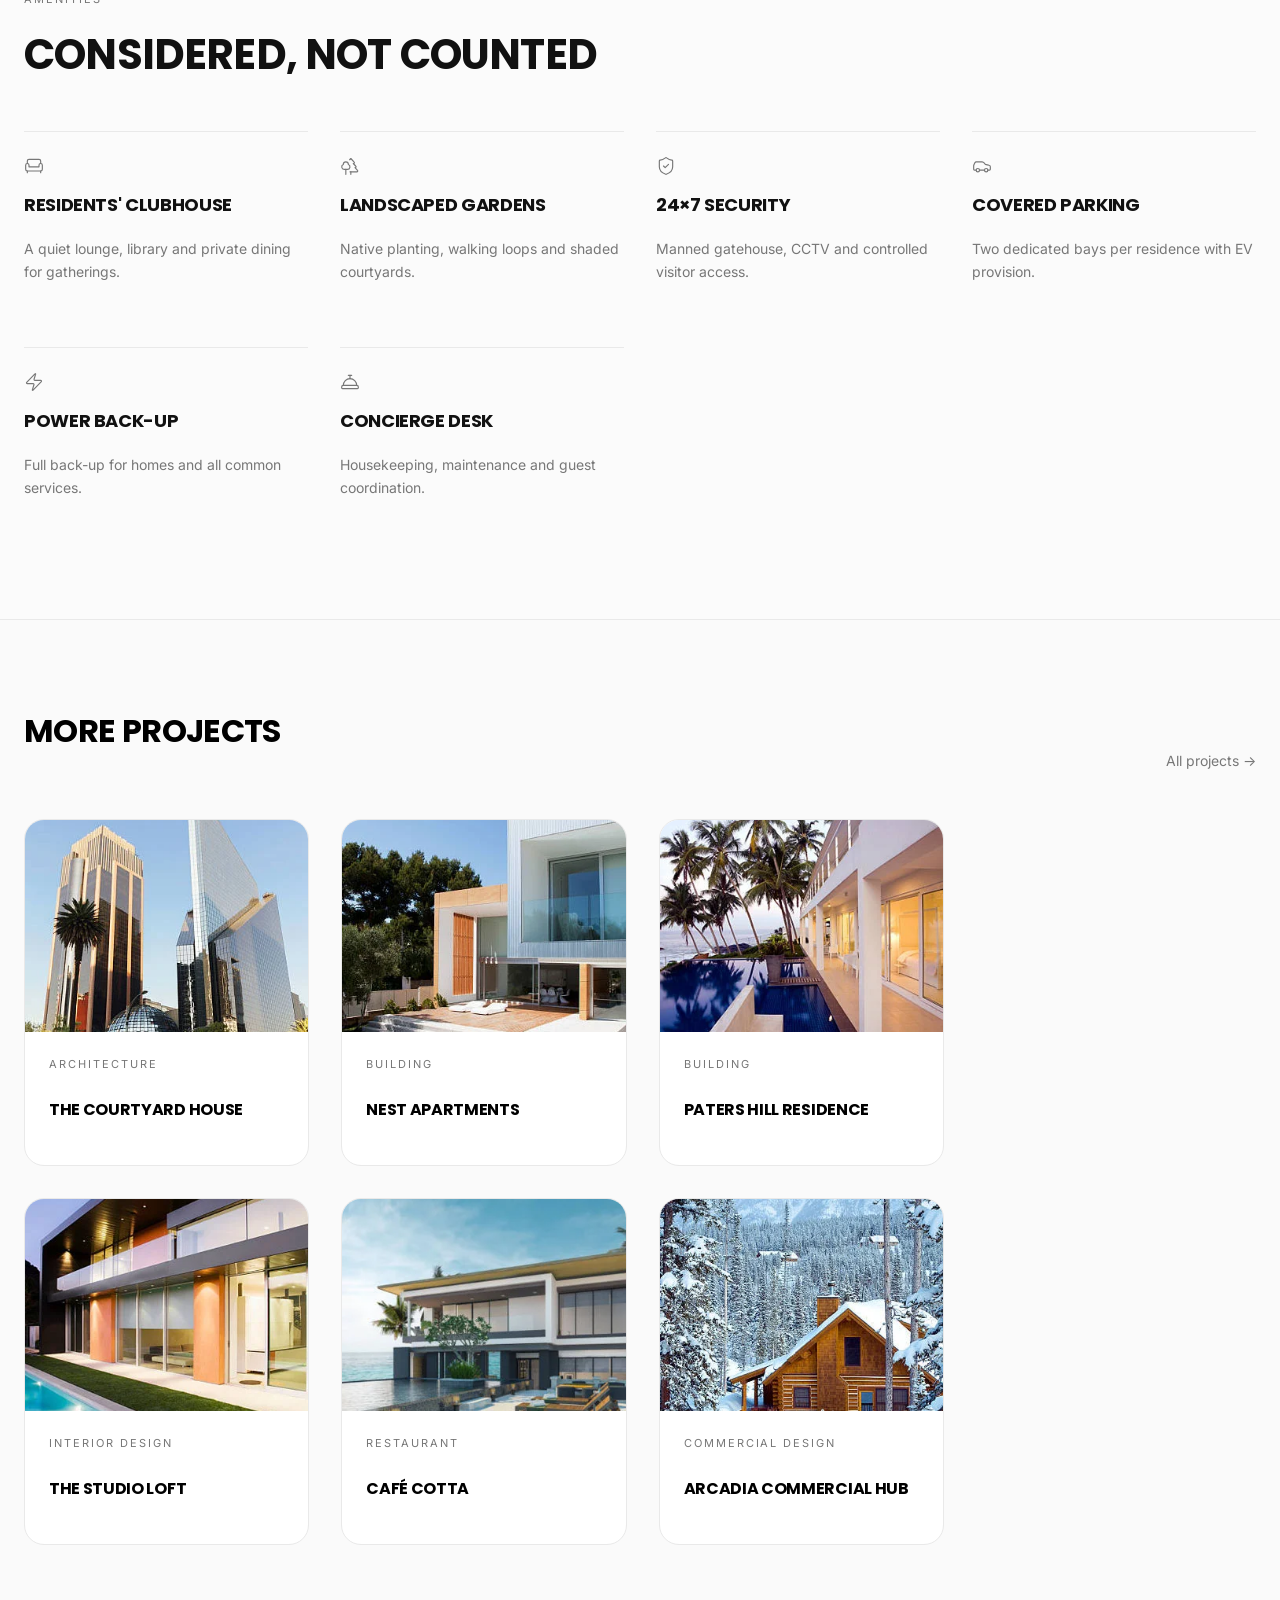
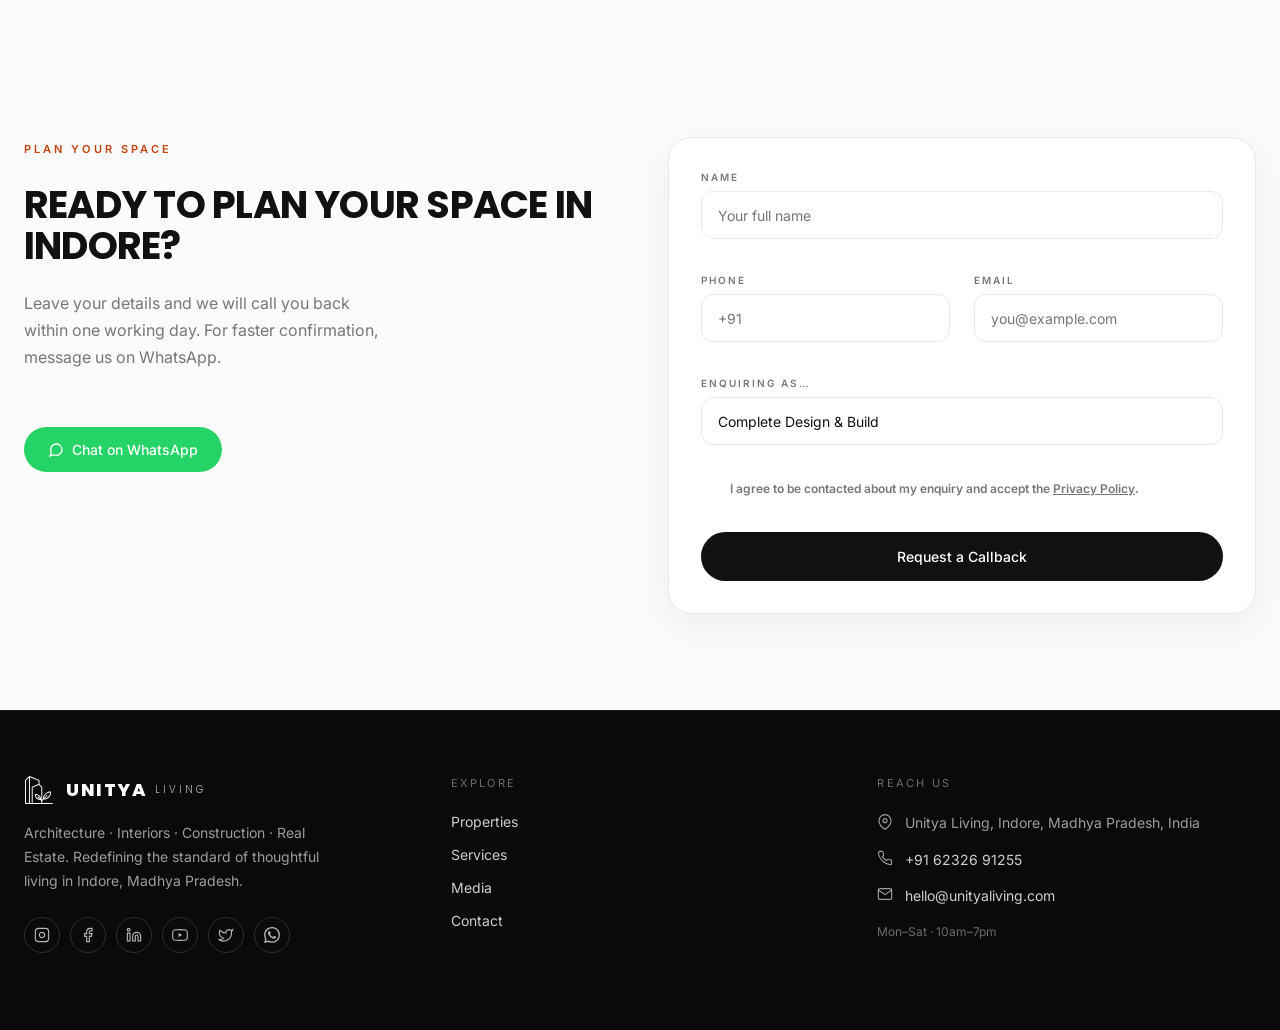
<file: modern/projects/project-detail.html>
<!DOCTYPE html>
<html lang="en">
<head>
    <meta charset="utf-8">
    <meta http-equiv="X-UA-Compatible" content="IE=edge">
    <meta name="description" content="Project detail — architecture, interior design, commercial design, building and restaurant work by Unitya Living." />
    <link rel="icon" href="../images/favicon.ico" type="image/x-icon" />
    <link rel="shortcut icon" type="image/x-icon" href="../images/favicon.png" />
    <title>Project — Unitya Living</title>
    <meta name="viewport" content="width=device-width, initial-scale=1">
    <link rel="stylesheet" type="text/css" href="../css/bootstrap.min.css">
    <link rel="stylesheet" type="text/css" href="../css/fontawesome/css/font-awesome.min.css" />
    <link rel="stylesheet" type="text/css" href="../css/owl.carousel.min.css">
    <link rel="stylesheet" type="text/css" href="../css/magnific-popup.min.css">
    <link rel="stylesheet" type="text/css" href="../css/style.css">
    <link rel="stylesheet" type="text/css" href="../css/fontawesome-arkit.min.css">
    <link rel="stylesheet" type="text/css" href="../css/arkit-services.css">
    <link href="https://fonts.googleapis.com/css?family=Poppins:300,300i,400,400i,500,500i,600,600i,700,800,800i,900" rel="stylesheet">
    <link href="https://fonts.googleapis.com/css2?family=Instrument+Serif&family=Inter:wght@300;400;500;600&display=swap" rel="stylesheet">
    <style>
        .display { font-family: 'Poppins', sans-serif; font-weight: 700; line-height: 0.95; letter-spacing: -0.02em; text-transform: uppercase; }
        html { scroll-behavior: smooth; }
        .stat-row { display: flex; justify-content: space-between; gap: 12px; padding: 14px 0; border-bottom: 1px solid #e9e9e9; }
        .stat-row:last-child { border-bottom: 0; }
        .stat-row .label { font-size: 10px; letter-spacing: 0.18em; text-transform: uppercase; color: #999; font-family: 'Inter', sans-serif; }
        .stat-row .value { font-size: 14px; color: #111; font-family: 'Inter', sans-serif; text-align: right; }
        .img-zoom { transition: transform 1.2s cubic-bezier(0.22,1,0.36,1); }
        .related-card:hover .img-zoom { transform: scale(1.04); }
        .related-card { border: 1px solid #e9e9e9; border-radius: 20px; background: #fff; overflow: hidden; transition: box-shadow 0.5s; }
        .related-card:hover { box-shadow: 0 16px 40px rgba(0,0,0,0.08); }
        .gallery-item { margin: 0; overflow: hidden; border-radius: 12px; }
        .gallery-item img { width: 100%; aspect-ratio: 4/3; object-fit: cover; display: block; }
        .gallery-item:nth-child(even) { margin-top: 28px; }
        @media (max-width: 767px) {
            #project-gallery { grid-template-columns: 1fr !important; }
            .gallery-item:nth-child(even) { margin-top: 0; }
        }
    </style>
</head>
<body>
<div class="page-wraper">
    <!-- HEADER START -->
    <header class="site-header header-style-1 nav-wide mobile-sider-drawer-menu">
        <div class="sticky-header main-bar-wraper">
            <div class="main-bar bg-white p-t10">
                <div class="container">
                    <div class="logo-header">
                        <div class="logo-header-inner logo-header-one">
                            <a href="../index.html" style="display:flex; align-items:center; gap:8px; text-decoration:none; line-height:1;">
                                                                    <svg viewBox="0 0 512 512" xmlns="http://www.w3.org/2000/svg" style="width:34px; height:34px; display:block; flex-shrink:0;"><path d="m295.393 478v-34.579l-15.762-15.762c-47.655 4.455-100.779-49.254-93.064-97.648a7.991 7.991 0 0 1 6.56-6.7c24.808-4.271 51.7 8.562 70.2 27.06 17.477 17.477 29.832 42.3 27.62 65.976l4.45 4.45v-210.609l-41.297-41.24-105.923 43.287v265.765zm-32.874-67.455c-13.595-3.126-26.813-11.084-37.552-21.822-13.432-13.432-23.616-32.217-23.194-50.236a56.965 56.965 0 0 1 21.948 4.261c23.3 9.157 44.493 32.035 50.112 56.486l-29.688-29.688a8 8 0 1 0 -11.313 11.312zm48.874 10.255 12.351-12.352c-3.628-32.107 13.272-66.205 37.1-90.031a135.1 135.1 0 0 1 45.587-30.369c16.73-6.576 33.626-8.74 48.629-6.133a7.991 7.991 0 0 1 6.56 6.7c5.377 33.647-11.489 69.005-36.53 94.046-23.826 23.826-57.926 40.727-90.032 37.1l-23.663 23.663v34.576h174.605a8 8 0 0 1 0 16h-460a8 8 0 0 1 -8-8v-393.3a7.981 7.981 0 0 1 2.788-6.069l65.934-65.85a7.925 7.925 0 0 1 9.807-1.852l162.471 66.398a7.963 7.963 0 0 1 4.963 7.375h.037v63.585l44.605 44.548a7.982 7.982 0 0 1 2.788 6.068zm28.233-28.234 47.683-47.683a8 8 0 1 1 11.312 11.313l-47.682 47.683c38.336-4.009 75.606-36.907 89.642-72.616 4.653-11.836 6.7-23.61 5.959-34.3-26.541-1.838-54.649 13.029-74.385 32.765-17.277 17.272-30.139 39.972-32.529 62.834zm-305.626 85.434h50.785v-432.734l-50.785 50.72zm66.785 0v-440.128l147.215 60.161v56.207l-110.823 45.288a7.965 7.965 0 0 0 -4.963 7.375h-.037v271.097z" fill="#111" fill-rule="evenodd"/></svg>
                                    <span style="display:flex; align-items:center; gap:10px;">
                                        <span style="font-family:'Poppins',sans-serif; font-weight:800; font-size:20px; letter-spacing:2px; color:#111; line-height:1; text-transform:uppercase;">UNITYA</span>
                                        <span style="width:1px; height:20px; background:#111; opacity:0.12; display:inline-block;"></span>
                                        <span style="font-family:'Poppins',sans-serif; font-weight:300; font-size:11px; letter-spacing:4px; color:#111; opacity:0.75; line-height:1; text-transform:uppercase; padding-top:1px;">LIVING</span>
                                    </span>
                            </a>
                        </div>
                    </div>
                    <button id="mobile-side-drawer" data-target=".header-nav" data-toggle="collapse" type="button" class="navbar-toggler collapsed">
                        <span class="sr-only">Toggle navigation</span>
                        <span class="icon-bar icon-bar-first"></span><span class="icon-bar icon-bar-two"></span><span class="icon-bar icon-bar-three"></span>
                    </button>
                    <div class="header-nav navbar-collapse collapse">
                        <ul class="nav navbar-nav">
                            <li><a href="../about/">About</a></li>
                            <li><a href="../founder/">Founder</a></li>
                            <li class="active"><a href="../projects/">Projects</a></li>
                            <li><a href="../services/">Services</a></li>
                            <li><a href="../media/">Media</a></li>
                            <li><a href="../index.html#contact">Contact</a></li>
                        </ul>
                    </div>
                    <div class="extra-nav">
                        <div class="extra-cell"><a href="#search" class="site-search-btn"><i class="fa fa-search"></i></a></div>
                        <div class="extra-cell">
                            <div class="dropdown share-icon-btn">
                                <a href="javascript:;" class="site-search-btn dropdown-toggle" data-bs-toggle="dropdown"><i class="fa fa-share-alt"></i></a>
                                <div class="dropdown-menu bg-white"><div class="top-bar"><ul class="social-bx list-inline"><li><a href="javascript:void(0);" class="fa fa-facebook"></a></li><li><a href="javascript:void(0);" class="fa fa-twitter"></a></li><li><a href="javascript:void(0);" class="fa fa-linkedin"></a></li><li><a href="javascript:void(0);" class="fa fa-rss"></a></li><li><a href="javascript:void(0);" class="fa fa-youtube"></a></li><li><a href="javascript:void(0);" class="fa fa-instagram"></a></li></ul></div></div>
                            </div>
                        </div>
                    </div>
                    <div id="search"><span class="close"></span><form role="search" id="searchform" action="/search" method="get" class="radius-xl"><div class="input-group"><input value="" name="q" type="search" placeholder="Type to search" /><span class="input-group-btn"><button type="button" class="search-btn"><i class="fa fa-search"></i></button></span></div></form></div>
                </div>
            </div>
        </div>
    </header>
    <!-- HEADER END -->

    <div class="page-content">

        <!-- PAGE HERO -->
        <section style="position:relative; display:flex; min-height:38vh; align-items:flex-end; overflow:hidden; background:#000;">
            <img id="project-hero" src="../images/media/prop-1.jpg" alt="Project hero image" style="position:absolute; inset:0; width:100%; height:100%; object-fit:cover;" loading="eager">
            <div style="position:absolute; inset:0; background: linear-gradient(to top, rgba(0,0,0,0.85) 0%, rgba(0,0,0,0.4) 50%, rgba(0,0,0,0.2) 100%);"></div>
            <div style="position:relative; z-index:1; width:100%; max-width:1400px; margin:0 auto; padding:96px 24px 40px;">
                <p id="project-category" style="margin-bottom:12px; font-size:11px; letter-spacing:0.28em; text-transform:uppercase; color:rgba(255,255,255,0.8); font-family:'Inter',sans-serif;">Architecture</p>
                <h1 id="project-title" class="display" style="max-width:22ch; font-size: clamp(1.5rem,3.2vw,2.4rem); line-height:1.05; color:#fff;">Hillcrest Residence</h1>
                <p id="project-location" style="margin-top:16px; font-size:13px; color:rgba(255,255,255,0.75); font-family:'Inter',sans-serif;">Indore, Madhya Pradesh</p>
            </div>
        </section>

        <!-- PROJECT BODY -->
        <article style="max-width:1400px; margin:0 auto; padding:96px 24px;">
            <div style="display:grid; gap:56px; grid-template-columns: repeat(auto-fit, minmax(320px, 1fr)); align-items:start;">
                <div style="max-width:720px;">
                    <p id="project-intro" class="display" style="margin-top:0; font-size: clamp(1.1rem,2.2vw,1.3rem); line-height:1.6; font-style:italic; font-weight:400; text-transform:none; letter-spacing:0;">A single-volume family home on a sloped plot, planned around morning light and a long view of the hills.</p>
                    <div style="margin-top:40px; display:flex; flex-direction:column; gap:24px;">
                        <div id="project-overview"></div>
                        <h2 class="display" style="margin-top:16px; font-size: clamp(1.2rem,2.2vw,1.5rem);">Design intent</h2>
                        <p id="project-intent" style="font-size:16px; line-height:1.85; color:#777; font-family:'Inter',sans-serif;"></p>
                        <h2 class="display" style="margin-top:16px; font-size: clamp(1.2rem,2.2vw,1.5rem);">Material and craft</h2>
                        <p id="project-material" style="font-size:16px; line-height:1.85; color:#777; font-family:'Inter',sans-serif;"></p>
                        <p id="project-closing" style="font-size:16px; line-height:1.85; color:#777; font-family:'Inter',sans-serif;"></p>
                    </div>
                </div>
                <aside style="border:1px solid #e9e9e9; border-radius:20px; background:#fff; padding:28px;">
                    <p style="font-size:11px; letter-spacing:0.18em; text-transform:uppercase; color:#777; font-family:'Inter',sans-serif;">Project Details</p>
                    <div id="project-stats" style="margin-top:12px;"></div>
                    <div id="project-actions" style="margin-top:24px; display:flex; gap:12px;">
                        <a href="#enquire" style="flex:1; display:flex; align-items:center; justify-content:center; gap:8px; background:#111; color:#fff; border-radius:999px; padding:14px 12px; font-size:13px; font-weight:500; text-decoration:none; font-family:'Inter',sans-serif; white-space:nowrap;">Inquire <span>→</span></a>
                        <a id="project-whatsapp" href="#" target="_blank" rel="noopener noreferrer" style="flex:1; display:flex; align-items:center; justify-content:center; gap:8px; background:#25D366; color:#fff; border-radius:999px; padding:14px 12px; font-size:13px; font-weight:500; text-decoration:none; font-family:'Inter',sans-serif; white-space:nowrap;">
                            <svg viewBox="0 0 24 24" fill="currentColor" style="width:16px; height:16px;"><path d="M17.472 14.382c-.297-.149-1.758-.867-2.03-.967-.273-.099-.471-.148-.67.15-.197.297-.767.966-.94 1.164-.173.199-.347.223-.644.075-.297-.15-1.255-.463-2.39-1.475-.883-.788-1.48-1.761-1.653-2.059-.173-.297-.018-.458.13-.606.134-.133.298-.347.446-.52.149-.174.198-.298.298-.497.099-.198.05-.371-.025-.52-.075-.149-.669-1.612-.916-2.207-.242-.579-.487-.5-.669-.51-.173-.008-.371-.01-.57-.01-.198 0-.52.074-.792.372-.272.297-1.04 1.016-1.04 2.479 0 1.462 1.065 2.875 1.213 3.074.149.198 2.096 3.2 5.077 4.487.709.306 1.262.489 1.694.625.712.227 1.36.195 1.871.118.571-.085 1.758-.719 2.006-1.413.248-.694.248-1.289.173-1.413-.074-.124-.272-.198-.57-.347m-5.421 7.403h-.004a9.87 9.87 0 01-5.031-1.378l-.361-.214-3.741.982.998-3.648-.235-.374a9.86 9.86 0 01-1.51-5.26c.001-5.45 4.436-9.884 9.888-9.884 2.64 0 5.122 1.03 6.988 2.898a9.825 9.825 0 012.893 6.994c-.003 5.45-4.437 9.884-9.885 9.884m8.413-18.297A11.815 11.815 0 0012.05 0C5.495 0 .16 5.335.157 11.892c0 2.096.547 4.142 1.588 5.945L.057 24l6.305-1.654a11.882 11.882 0 005.683 1.448h.005c6.554 0 11.89-5.335 11.893-11.893a11.821 11.821 0 00-3.48-8.413z"/></svg>
                            WhatsApp
                        </a>
                    </div>
                    <div id="project-gallery" style="margin-top:32px; display:grid; gap:16px; grid-template-columns: repeat(2, 1fr); align-items:start;"></div>
                </aside>
            </div>
        </article>

        <!-- AMENITIES -->
        <section style="border-top:1px solid #e9e9e9; background:rgba(249,249,249,0.6); padding:96px 0;">
            <div style="max-width:1400px; margin:0 auto; padding:0 24px;">
                <p style="font-size:11px; letter-spacing:0.18em; text-transform:uppercase; color:#777; font-family:'Inter',sans-serif;">Amenities</p>
                <h2 class="display" style="margin-top:14px; font-size: clamp(1.8rem,3.5vw,2.6rem); color:#111;">Considered, not counted</h2>
                <div style="margin-top:56px; display:grid; gap:40px 32px; grid-template-columns: repeat(auto-fit, minmax(280px, 1fr));">
                    <div style="border-top:1px solid #e9e9e9; padding-top:24px;">
                        <svg viewBox="0 0 24 24" fill="none" stroke="currentColor" stroke-width="1.4" stroke-linecap="round" stroke-linejoin="round" style="width:20px; height:20px; color:#777;"><path d="M20 9V6a2 2 0 0 0-2-2H6a2 2 0 0 0-2 2v3"/><path d="M2 11v5a2 2 0 0 0 2 2h16a2 2 0 0 0 2-2v-5a2 2 0 0 0-4 0v2H6v-2a2 2 0 0 0-4 0Z"/><path d="M4 18v2"/><path d="M20 18v2"/></svg>
                        <h3 class="display" style="margin-top:16px; font-size:18px; line-height:1.4; color:#111;">Residents' Clubhouse</h3>
                        <p style="margin-top:8px; font-size:14px; line-height:1.65; color:#777; font-family:'Inter',sans-serif;">A quiet lounge, library and private dining for gatherings.</p>
                    </div>
                    <div style="border-top:1px solid #e9e9e9; padding-top:24px;">
                        <svg viewBox="0 0 24 24" fill="none" stroke="currentColor" stroke-width="1.4" stroke-linecap="round" stroke-linejoin="round" style="width:20px; height:20px; color:#777;"><path d="M10 10v.2A3 3 0 0 1 8.9 16H5a3 3 0 0 1-1-5.8V10a3 3 0 0 1 6 0Z"/><path d="M7 16v6"/><path d="M13 19v3"/><path d="M12 19h8.3a1 1 0 0 0 .7-1.7L18 14h.3a1 1 0 0 0 .7-1.7L16 9h.2a1 1 0 0 0 .8-1.7L13 3l-1.4 1.5"/></svg>
                        <h3 class="display" style="margin-top:16px; font-size:18px; line-height:1.4; color:#111;">Landscaped Gardens</h3>
                        <p style="margin-top:8px; font-size:14px; line-height:1.65; color:#777; font-family:'Inter',sans-serif;">Native planting, walking loops and shaded courtyards.</p>
                    </div>
                    <div style="border-top:1px solid #e9e9e9; padding-top:24px;">
                        <svg viewBox="0 0 24 24" fill="none" stroke="currentColor" stroke-width="1.4" stroke-linecap="round" stroke-linejoin="round" style="width:20px; height:20px; color:#777;"><path d="M20 13c0 5-3.5 7.5-7.66 8.95a1 1 0 0 1-.67-.01C7.5 20.5 4 18 4 13V6a1 1 0 0 1 1-1c2 0 4.5-1.2 6.24-2.72a1 1 0 0 1 1.52 0C14.51 3.81 17 5 19 5a1 1 0 0 1 1 1z"/><path d="m9 12 2 2 4-4"/></svg>
                        <h3 class="display" style="margin-top:16px; font-size:18px; line-height:1.4; color:#111;">24×7 Security</h3>
                        <p style="margin-top:8px; font-size:14px; line-height:1.65; color:#777; font-family:'Inter',sans-serif;">Manned gatehouse, CCTV and controlled visitor access.</p>
                    </div>
                    <div style="border-top:1px solid #e9e9e9; padding-top:24px;">
                        <svg viewBox="0 0 24 24" fill="none" stroke="currentColor" stroke-width="1.4" stroke-linecap="round" stroke-linejoin="round" style="width:20px; height:20px; color:#777;"><path d="M19 17h2c.6 0 1-.4 1-1v-3c0-.9-.7-1.7-1.5-1.9C18.7 10.6 16 10 16 10s-1.3-1.4-2.2-2.3c-.5-.4-1.1-.7-1.8-.7H5c-.6 0-1.1.4-1.4.9l-1.4 2.9A3.7 3.7 0 0 0 2 12v4c0 .6.4 1 1 1h2"/><circle cx="7" cy="17" r="2"/><path d="M9 17h6"/><circle cx="17" cy="17" r="2"/></svg>
                        <h3 class="display" style="margin-top:16px; font-size:18px; line-height:1.4; color:#111;">Covered Parking</h3>
                        <p style="margin-top:8px; font-size:14px; line-height:1.65; color:#777; font-family:'Inter',sans-serif;">Two dedicated bays per residence with EV provision.</p>
                    </div>
                    <div style="border-top:1px solid #e9e9e9; padding-top:24px;">
                        <svg viewBox="0 0 24 24" fill="none" stroke="currentColor" stroke-width="1.4" stroke-linecap="round" stroke-linejoin="round" style="width:20px; height:20px; color:#777;"><path d="M4 14a1 1 0 0 1-.78-1.63l9.9-10.2a.5.5 0 0 1 .86.46l-1.92 6.02A1 1 0 0 0 13 10h7a1 1 0 0 1 .78 1.63l-9.9 10.2a.5.5 0 0 1-.86-.46l1.92-6.02A1 1 0 0 0 11 14z"/></svg>
                        <h3 class="display" style="margin-top:16px; font-size:18px; line-height:1.4; color:#111;">Power Back-Up</h3>
                        <p style="margin-top:8px; font-size:14px; line-height:1.65; color:#777; font-family:'Inter',sans-serif;">Full back-up for homes and all common services.</p>
                    </div>
                    <div style="border-top:1px solid #e9e9e9; padding-top:24px;">
                        <svg viewBox="0 0 24 24" fill="none" stroke="currentColor" stroke-width="1.4" stroke-linecap="round" stroke-linejoin="round" style="width:20px; height:20px; color:#777;"><path d="M3 20a1 1 0 0 1-1-1v-1a2 2 0 0 1 2-2h16a2 2 0 0 1 2 2v1a1 1 0 0 1-1 1Z"/><path d="M20 16a8 8 0 1 0-16 0"/><path d="M12 4v4"/><path d="M10 4h4"/></svg>
                        <h3 class="display" style="margin-top:16px; font-size:18px; line-height:1.4; color:#111;">Concierge Desk</h3>
                        <p style="margin-top:8px; font-size:14px; line-height:1.65; color:#777; font-family:'Inter',sans-serif;">Housekeeping, maintenance and guest coordination.</p>
                    </div>
                </div>
            </div>
        </section>

        <!-- RELATED -->
        <section style="border-top:1px solid #e9e9e9; background:#fafafa; padding:96px 0;">
            <div style="max-width:1400px; margin:0 auto; padding:0 24px;">
                <div style="display:flex; align-items:flex-end; justify-content:space-between; gap:24px; margin-bottom:48px;">
                    <h2 class="display" style="font-size: clamp(1.5rem,3vw,2rem);">More projects</h2>
                    <a href="../projects/" style="font-size:14px; color:#777; text-decoration:none; font-family:'Inter',sans-serif;">All projects →</a>
                </div>
                <div id="project-related" style="display:grid; gap:32px; grid-template-columns: repeat(auto-fit, minmax(280px, 1fr)); max-width:920px;"></div>
            </div>
        </section>
    </div>

    <!-- ENQUIRY SECTION — exact copy -->
    <section id="enquire" style="background:rgba(249,249,249,0.6); padding:96px 0;">
        <div style="max-width:1400px; margin:0 auto; padding:0 24px; display:grid; gap:56px; grid-template-columns: repeat(auto-fit, minmax(320px, 1fr)); align-items:start;">
            <div>
                <p style="font-size:11px; letter-spacing:0.28em; text-transform:uppercase; color:#c2410c; font-family:'Inter', sans-serif; font-weight:600;">Plan Your Space</p>
                <h2 style="margin-top:16px; font-family:'Poppins', sans-serif; font-weight:700; font-size: clamp(1.5rem,3.2vw,2.4rem); line-height:1.05; letter-spacing:-0.02em; color:#111; text-transform:uppercase;">Ready to plan your space in Indore?</h2>
                <p style="margin-top:24px; max-width:36ch; font-size:16px; line-height:1.7; color:#777; font-family:'Inter', sans-serif;">Leave your details and we will call you back within one working day. For faster confirmation, message us on WhatsApp.</p>
                <a href="https://wa.me/916232691255?text=Hi%20Unitya%20Living%2C%20I%27d%20like%20to%20discuss%20your%20project%20with%20Unitya%20Living.%20Please%20share%20the%20details%20and%20get%20back%20to%20me." target="_blank" rel="noopener noreferrer" style="margin-top:32px; display:inline-flex; align-items:center; gap:8px; background:#25D366; color:#fff; border-radius:999px; padding:12px 24px; font-size:14px; font-weight:500; text-decoration:none; font-family:'Inter', sans-serif;">
                    <svg viewBox="0 0 24 24" fill="none" stroke="currentColor" stroke-width="2" style="width:16px; height:16px;"><path d="M21 11.5a8.38 8.38 0 0 1-.9 3.8 8.5 8.5 0 0 1-7.6 4.7 8.38 8.38 0 0 1-3.8-.9L3 21l1.9-5.7a8.38 8.38 0 0 1-.9-3.8 8.5 8.5 0 0 1 4.7-7.6 8.38 8.38 0 0 1 3.8-.9h.5a8.48 8.48 0 0 1 8 8v.5z"/></svg>
                    Chat on WhatsApp
                </a>
            </div>
            <div style="background:#fff; border:1px solid #e9e9e9; border-radius:24px; padding:32px; box-shadow:0 12px 40px rgba(0,0,0,0.06);">
                <form onsubmit="event.preventDefault(); alert('Enquiry received — our team will call you back within one working day.'); this.reset();" style="display:flex; flex-direction:column; gap:24px;" novalidate>
                    <label style="display:block;"><span style="display:block; margin-bottom:6px; font-size:10px; letter-spacing:0.2em; text-transform:uppercase; color:#777; font-family:'Inter',sans-serif;">Name</span><input type="text" placeholder="Your full name" required style="height:48px; width:100%; border-radius:12px; border:1px solid #e9e9e9; background:#fff; padding:0 16px; font-size:14px; color:#111; outline:none; font-family:'Inter',sans-serif;"></label>
                    <div style="display:grid; gap:24px; grid-template-columns: repeat(auto-fit, minmax(200px, 1fr));"><label style="display:block;"><span style="display:block; margin-bottom:6px; font-size:10px; letter-spacing:0.2em; text-transform:uppercase; color:#777; font-family:'Inter',sans-serif;">Phone</span><input type="tel" placeholder="+91" required style="height:48px; width:100%; border-radius:12px; border:1px solid #e9e9e9; background:#fff; padding:0 16px; font-size:14px; color:#111; outline:none; font-family:'Inter',sans-serif;"></label><label style="display:block;"><span style="display:block; margin-bottom:6px; font-size:10px; letter-spacing:0.2em; text-transform:uppercase; color:#777; font-family:'Inter',sans-serif;">Email</span><input type="email" placeholder="you@example.com" required style="height:48px; width:100%; border-radius:12px; border:1px solid #e9e9e9; background:#fff; padding:0 16px; font-size:14px; color:#111; outline:none; font-family:'Inter',sans-serif;"></label></div>
                    <label style="display:block;"><span style="display:block; margin-bottom:6px; font-size:10px; letter-spacing:0.2em; text-transform:uppercase; color:#777; font-family:'Inter',sans-serif;">Enquiring as…</span><select style="height:48px; width:100%; border-radius:12px; border:1px solid #e9e9e9; background:#fff; padding:0 16px; font-size:14px; color:#111; outline:none; font-family:'Inter',sans-serif; cursor:pointer; appearance:none;"><option>Complete Design &amp; Build</option><option>Architecture</option><option>Interior Design</option><option>Exterior Design</option><option>Construction</option><option>Real Estate</option><option>Other</option></select></label>
                    <label style="display:flex; align-items:flex-start; gap:12px; cursor:pointer;"><input type="checkbox" required style="margin-top:2px; width:16px; height:16px; accent-color:#111; cursor:pointer;"><span style="font-size:12px; line-height:1.6; color:#777; font-family:'Inter',sans-serif;">I agree to be contacted about my enquiry and accept the <span style="text-decoration:underline;">Privacy Policy</span>.</span></label>
                    <button type="submit" style="width:100%; background:#111; color:#fff; border-radius:999px; padding:14px 24px; font-size:14px; font-weight:500; border:0; cursor:pointer; font-family:'Inter',sans-serif;">Request a Callback</button>
                </form>
            </div>
        </div>
    </section>
    <!-- ENQUIRY SECTION END -->

    <footer id="contact" class="site-footer footer-dark footer-wide" style="background:#0a0a0a; color:#fff; border-top:1px solid rgba(255,255,255,0.08);">
        <div style="max-width:1400px; margin:0 auto; padding:64px 24px;">
            <div style="display:grid; gap:48px; grid-template-columns: repeat(auto-fit, minmax(250px, 1fr));">
                <div>
                    <a href="../index.html" style="display:flex; align-items:center; gap:12px; text-decoration:none;">
                        <svg viewBox="0 0 512 512" xmlns="http://www.w3.org/2000/svg" style="width:30px; height:30px; display:block; flex-shrink:0;"><path d="m295.393 478v-34.579l-15.762-15.762c-47.655 4.455-100.779-49.254-93.064-97.648a7.991 7.991 0 0 1 6.56-6.7c24.808-4.271 51.7 8.562 70.2 27.06 17.477 17.477 29.832 42.3 27.62 65.976l4.45 4.45v-210.609l-41.297-41.24-105.923 43.287v265.765zm-32.874-67.455c-13.595-3.126-26.813-11.084-37.552-21.822-13.432-13.432-23.616-32.217-23.194-50.236a56.965 56.965 0 0 1 21.948 4.261c23.3 9.157 44.493 32.035 50.112 56.486l-29.688-29.688a8 8 0 1 0 -11.313 11.312zm48.874 10.255 12.351-12.352c-3.628-32.107 13.272-66.205 37.1-90.031a135.1 135.1 0 0 1 45.587-30.369c16.73-6.576 33.626-8.74 48.629-6.133a7.991 7.991 0 0 1 6.56 6.7c5.377 33.647-11.489 69.005-36.53 94.046-23.826 23.826-57.926 40.727-90.032 37.1l-23.663 23.663v34.576h174.605a8 8 0 0 1 0 16h-460a8 8 0 0 1 -8-8v-393.3a7.981 7.981 0 0 1 2.788-6.069l65.934-65.85a7.925 7.925 0 0 1 9.807-1.852l162.471 66.398a7.963 7.963 0 0 1 4.963 7.375h.037v63.585l44.605 44.548a7.982 7.982 0 0 1 2.788 6.068zm28.233-28.234 47.683-47.683a8 8 0 1 1 11.312 11.313l-47.682 47.683c38.336-4.009 75.606-36.907 89.642-72.616 4.653-11.836 6.7-23.61 5.959-34.3-26.541-1.838-54.649 13.029-74.385 32.765-17.277 17.272-30.139 39.972-32.529 62.834zm-305.626 85.434h50.785v-432.734l-50.785 50.72zm66.785 0v-440.128l147.215 60.161v56.207l-110.823 45.288a7.965 7.965 0 0 0 -4.963 7.375h-.037v271.097z" fill="white" fill-rule="evenodd"/></svg>
                        <span style="display:flex; align-items:center; gap:8px;">
                            <span style="font-family:'Poppins',sans-serif; font-weight:800; font-size:18px; letter-spacing:1.5px; color:#fff; line-height:1;">UNITYA</span>
                            <span style="font-family:'Poppins',sans-serif; font-weight:300; font-size:10px; letter-spacing:3px; color:rgba(255,255,255,0.7); line-height:1;">LIVING</span>
                        </span>
                    </a>
                    <p style="margin-top:16px; max-width:320px; font-size:14px; line-height:1.7; color:rgba(255,255,255,0.6); font-family:'Inter',sans-serif;">Architecture · Interiors · Construction · Real Estate. Redefining the standard of thoughtful living in Indore, Madhya Pradesh.</p>
                    <div style="margin-top:24px; display:flex; gap:10px; flex-wrap:wrap;">
                        <a href="#" target="_blank" rel="noreferrer" aria-label="Instagram" style="display:flex; align-items:center; justify-content:center; width:36px; height:36px; border-radius:999px; border:1px solid rgba(255,255,255,0.15); color:rgba(255,255,255,0.7);"><svg viewBox="0 0 24 24" fill="none" stroke="currentColor" stroke-width="1.7" style="width:16px; height:16px;"><rect x="2" y="2" width="20" height="20" rx="5" ry="5"/><path d="M16 11.37A4 4 0 1 1 12.63 8 4 4 0 0 1 16 11.37z"/><line x1="17.5" y1="6.5" x2="17.51" y2="6.5"/></svg></a>
                        <a href="#" target="_blank" rel="noreferrer" aria-label="Facebook" style="display:flex; align-items:center; justify-content:center; width:36px; height:36px; border-radius:999px; border:1px solid rgba(255,255,255,0.15); color:rgba(255,255,255,0.7);"><svg viewBox="0 0 24 24" fill="none" stroke="currentColor" stroke-width="1.7" style="width:16px; height:16px;"><path d="M18 2h-3a5 5 0 0 0-5 5v3H7v4h3v8h4v-8h3l1-4h-4V7a1 1 0 0 1 1-1h3z"/></svg></a>
                        <a href="#" target="_blank" rel="noreferrer" aria-label="LinkedIn" style="display:flex; align-items:center; justify-content:center; width:36px; height:36px; border-radius:999px; border:1px solid rgba(255,255,255,0.15); color:rgba(255,255,255,0.7);"><svg viewBox="0 0 24 24" fill="none" stroke="currentColor" stroke-width="1.7" style="width:16px; height:16px;"><path d="M16 8a6 6 0 0 1 6 6v7h-4v-7a2 2 0 0 0-2-2 2 2 0 0 0-2 2v7h-4v-7a6 6 0 0 1 6-6z"/><rect x="2" y="9" width="4" height="12"/><circle cx="4" cy="4" r="2"/></svg></a>
                        <a href="#" target="_blank" rel="noreferrer" aria-label="YouTube" style="display:flex; align-items:center; justify-content:center; width:36px; height:36px; border-radius:999px; border:1px solid rgba(255,255,255,0.15); color:rgba(255,255,255,0.7);"><svg viewBox="0 0 24 24" fill="none" stroke="currentColor" stroke-width="1.7" style="width:16px; height:16px;"><path d="M22.54 6.42a2.78 2.78 0 0 0-1.94-2C18.88 4 12 4 12 4s-6.88 0-8.6.46a2.78 2.78 0 0 0-1.94 2A29 29 0 0 0 1 12a29 29 0 0 0 .46 5.58 2.78 2.78 0 0 0 1.94 2C5.12 20 12 20 12 20s6.88 0 8.6-.46a2.78 2.78 0 0 0 1.94-2A29 29 0 0 0 23 12a29 29 0 0 0-.46-5.58z"/><polygon points="9.75 15.02 15.5 12 9.75 8.98 9.75 15.02" fill="currentColor" stroke="none"/></svg></a>
                        <a href="#" target="_blank" rel="noreferrer" aria-label="Twitter" style="display:flex; align-items:center; justify-content:center; width:36px; height:36px; border-radius:999px; border:1px solid rgba(255,255,255,0.15); color:rgba(255,255,255,0.7);"><svg viewBox="0 0 24 24" fill="none" stroke="currentColor" stroke-width="1.7" style="width:16px; height:16px;"><path d="M22 4s-.7 2.1-2 3.4c1.6 10-9.4 17.3-18 11.6 2.2.1 4.4-.6 6-2C3 15.5.5 9.6 3 5c2.2 2.6 5.6 4.1 9 4-.9-4.2 4-6.6 7-3.8 1.1 0 3-1.2 3-1.2z"/></svg></a>
                        <a href="https://wa.me/916232691255" target="_blank" rel="noreferrer" aria-label="WhatsApp" style="display:flex; align-items:center; justify-content:center; width:36px; height:36px; border-radius:999px; border:1px solid rgba(255,255,255,0.15); color:rgba(255,255,255,0.7);"><svg viewBox="0 0 24 24" fill="currentColor" style="width:16px; height:16px;"><path d="M17.472 14.382c-.297-.149-1.758-.867-2.03-.967-.273-.099-.471-.148-.67.15-.197.297-.767.966-.94 1.164-.173.199-.347.223-.644.075-.297-.15-1.255-.463-2.39-1.475-.883-.788-1.48-1.761-1.653-2.059-.173-.297-.018-.458.13-.606.134-.133.298-.347.446-.52.149-.174.198-.298.298-.497.099-.198.05-.371-.025-.52-.075-.149-.669-1.612-.916-2.207-.242-.579-.487-.5-.669-.51-.173-.008-.371-.01-.57-.01-.198 0-.52.074-.792.372-.272.297-1.04 1.016-1.04 2.479 0 1.462 1.065 2.875 1.213 3.074.149.198 2.096 3.2 5.077 4.487.709.306 1.262.489 1.694.625.712.227 1.36.195 1.871.118.571-.085 1.758-.719 2.006-1.413.248-.694.248-1.289.173-1.413-.074-.124-.272-.198-.57-.347m-5.421 7.403h-.004a9.87 9.87 0 01-5.031-1.378l-.361-.214-3.741.982.998-3.648-.235-.374a9.86 9.86 0 01-1.51-5.26c.001-5.45 4.436-9.884 9.888-9.884 2.64 0 5.122 1.03 6.988 2.898a9.825 9.825 0 012.893 6.994c-.003 5.45-4.437 9.884-9.885 9.884m8.413-18.297A11.815 11.815 0 0012.05 0C5.495 0 .16 5.335.157 11.892c0 2.096.547 4.142 1.588 5.945L.057 24l6.305-1.654a11.882 11.882 0 005.683 1.448h.005c6.554 0 11.89-5.335 11.893-11.893a11.821 11.821 0 00-3.48-8.413z"/></svg></a>
                    </div>
                </div>
                <div>
                    <div style="font-size:11px; letter-spacing:0.2em; text-transform:uppercase; color:rgba(255,255,255,0.4); font-family:'Inter',sans-serif;">Explore</div>
                    <ul style="margin-top:20px; list-style:none; padding:0; display:flex; flex-direction:column; gap:12px;">
                        <li><a href="../projects/" style="color:rgba(255,255,255,0.8); text-decoration:none; font-size:14px; font-family:'Inter',sans-serif;">Properties</a></li>
                        <li><a href="../services/" style="color:rgba(255,255,255,0.8); text-decoration:none; font-size:14px; font-family:'Inter',sans-serif;">Services</a></li>
                        <li><a href="../media/" style="color:rgba(255,255,255,0.8); text-decoration:none; font-size:14px; font-family:'Inter',sans-serif;">Media</a></li>
                        <li><a href="../index.html#contact" style="color:rgba(255,255,255,0.8); text-decoration:none; font-size:14px; font-family:'Inter',sans-serif;">Contact</a></li>
                    </ul>
                </div>
                <div>
                    <div style="font-size:11px; letter-spacing:0.2em; text-transform:uppercase; color:rgba(255,255,255,0.4); font-family:'Inter',sans-serif;">Reach us</div>
                    <ul style="margin-top:20px; list-style:none; padding:0; display:flex; flex-direction:column; gap:16px;">
                        <li style="display:flex; gap:12px; font-size:14px; line-height:1.6; color:rgba(255,255,255,0.6); font-family:'Inter',sans-serif;"><svg viewBox="0 0 24 24" fill="none" stroke="currentColor" stroke-width="1.7" style="width:16px; height:16px; flex-shrink:0; margin-top:2px;"><path d="M21 10c0 7-9 13-9 13s-9-6-9-13a9 9 0 0 1 18 0z"/><circle cx="12" cy="10" r="3"/></svg><span>Unitya Living, Indore, Madhya Pradesh, India</span></li>
                        <li style="display:flex; gap:12px; font-size:14px; color:rgba(255,255,255,0.6); font-family:'Inter',sans-serif;"><svg viewBox="0 0 24 24" fill="none" stroke="currentColor" stroke-width="1.7" style="width:16px; height:16px; flex-shrink:0;"><path d="M22 16.92v3a2 2 0 0 1-2.18 2 19.79 19.79 0 0 1-8.63-3.07 19.5 19.5 0 0 1-6-6 19.79 19.79 0 0 1-3.07-8.67A2 2 0 0 1 4.11 2h3a2 2 0 0 1 2 1.72 12.84 12.84 0 0 0 .7 2.81 a2 2 0 0 1-.45 2.11L8.09 9.91a16 16 0 0 0 6 6l1.27-1.27a2 2 0 0 1 2.11-.45 12.84 12.84 0 0 0 2.81.7A2 2 0 0 1 22 16.92z"/></svg><a href="tel:+916232691255" style="color:rgba(255,255,255,0.8); text-decoration:none;">+91 62326 91255</a></li>
                        <li style="display:flex; gap:12px; font-size:14px; color:rgba(255,255,255,0.6); font-family:'Inter',sans-serif;"><svg viewBox="0 0 24 24" fill="none" stroke="currentColor" stroke-width="1.7" style="width:16px; height:16px; flex-shrink:0;"><path d="M4 4h16c1.1 0 2 .9 2 2v12c0 1.1-.9 2-2 2H4c-1.1 0-2-.9-2-2V6c0-1.1.9-2 2-2z"/><polyline points="22,6 12,13 2,6"/></svg><a href="mailto:hello@unityaliving.com" style="color:rgba(255,255,255,0.8); text-decoration:none;">hello@unityaliving.com</a></li>
                        <li style="font-size:12px; color:rgba(255,255,255,0.4); font-family:'Inter',sans-serif;">Mon–Sat · 10am–7pm</li>
                    </ul>
                </div>
            </div>
        </div>
    </footer>
    <button class="scroltop"><span class="fa fa-angle-up relative" id="btn-vibrate"></span></button>
</div>
<script src="../js/jquery-3.7.1.min.js"></script>
<script src="../js/popper.min.js"></script>
<script src="../js/bootstrap.min.js"></script>
<script src="../js/custom.js"></script>
<script>
    var PROJECTS = {
        "hillcrest-residence": {
            title: "Hillcrest Residence",
            category: "Architecture",
            location: "Indore, Madhya Pradesh",
            hero: "../images/media/prop-1.jpg",
            thumb: "../images/gallery/portrait/pic1.jpg",
            intro: "A single-volume family home on a sloped plot, planned around morning light and a long view of the hills.",
            overview: "The brief was simple — a house that reads as one room when the family gathers, and as many rooms when they need space apart. We answered with a single deep volume, split by a service core and opened to the slope rather than flattened against it.",
            intent: "Living spaces face east for morning light; the west elevation is kept quiet and shaded for the hot half of the year. Large openings are limited to the south and east, while the north wall stays solid and insulated against the hill behind.",
            material: "Honed limestone floors, lime-washed walls and oiled oak joinery give the house its calm. Every material was chosen for how it will look in five years, not just on handover day.",
            closing: "A house for a family that wanted less to maintain and more between them and the landscape outside.",
            stats: { "Location": "Paters Hill, Indore", "Area": "3,400 sq ft", "Year": "2025", "Status": "Completed" },
            gallery: ["../images/media/prop-1.jpg", "../images/gallery/pic1.jpg", "../images/services/svc-architecture-model.jpg", "../images/services/prop-ny.jpg"]
        },
        "courtyard-house": {
            title: "The Courtyard House",
            category: "Architecture",
            location: "Indore, Madhya Pradesh",
            hero: "../images/media/prop-3.jpg",
            thumb: "../images/gallery/portrait/pic2.jpg",
            intro: "An inward-looking plan built around a private court — rooms open to the garden rather than the street.",
            overview: "On a long, narrow plot, privacy is achieved by turning the house in on itself. A central courtyard becomes the organising element — every room borrows light, air and a view of it, while the street-facing edge stays deliberately calm.",
            intent: "The court cools the surrounding rooms by convection in the evenings and pulls daylight deep into the plan. Circulation runs along the court edge, so moving through the house is a walk past the garden rather than past walls.",
            material: "Exposed brick, white lime render and reclaimed stone paving keep the material palette honest and low-maintenance, matched to the garden's mature planting.",
            closing: "A house that lives through its middle — the court is the room that everyone ends up in.",
            stats: { "Location": "Vijay Nagar, Indore", "Area": "2,800 sq ft", "Year": "2024", "Status": "Completed" },
            gallery: ["../images/media/prop-3.jpg", "../images/gallery/pic2.jpg", "../images/services/svc-exterior.jpg", "../images/services/prop-la.jpg"]
        },
        "nest-apartments": {
            title: "Nest Apartments",
            category: "Building",
            location: "Indore, Madhya Pradesh",
            hero: "../images/media/hero-building.jpg",
            thumb: "../images/gallery/portrait/pic3.jpg",
            intro: "Twelve apartments on a tight corner site, with a shared terrace, planted facade and common spaces that actually get used.",
            overview: "A corner site called for a building that respects the street while still giving twelve homes light and cross-ventilation. We stacked a simple section with generous double-height gaps so no apartment feels like a box.",
            intent: "Common spaces were designed first, not last — a planted podium, a shared laundry garden and a roof terrace give residents reasons to leave their own floors. The facade's staggered planters break the scale of the block.",
            material: "Fair-faced concrete, local stone and dense green cover keep the building cool and its running costs low.",
            closing: "Density without the feeling of it — a small building with big shared spaces.",
            stats: { "Location": "Bicholi Mardana, Indore", "Area": "24,000 sq ft", "Year": "2025", "Status": "Ongoing" },
            gallery: ["../images/media/hero-building.jpg", "../images/gallery/pic3.jpg", "../images/services/svc-construction.jpg", "../images/services/prop-miami.jpg"]
        },
        "paters-hill-residence": {
            title: "Paters Hill Residence",
            category: "Building",
            location: "Indore, Madhya Pradesh",
            hero: "../images/media/hero-building.jpg",
            thumb: "../images/gallery/portrait/pic4.jpg",
            intro: "A compact retreat shaped by light, proportion and restraint — where every square foot is considered.",
            overview: "Perched on the upper slope of Paters Hill, this small house was designed for a family that wanted less — less to maintain, less to heat and cool, and less between them and the landscape outside.",
            intent: "The plan is a single bar, precisely placed to capture morning light in the living spaces and evening light on the terrace. Large openings are limited to the south and east; the north is solid and insulated, quiet against the hill.",
            material: "Honed limestone floors, lime-washed walls and oiled oak joinery give the house its calm. Every material was chosen for how it will look in five years.",
            closing: "Small does not mean compromised — it means every decision has to be right.",
            stats: { "Location": "Paters Hill, Indore", "Area": "1,900 sq ft", "Year": "2024", "Status": "Completed" },
            gallery: ["../images/media/hero-building.jpg", "../images/gallery/pic4.jpg", "../images/services/svc-exterior.jpg", "../images/background/bg-11.jpg"]
        },
        "studio-loft": {
            title: "The Studio Loft",
            category: "Interior Design",
            location: "Indore, Madhya Pradesh",
            hero: "../images/media/svc-interior.jpg",
            thumb: "../images/gallery/portrait/pic5.jpg",
            intro: "A live-work loft where structure stays exposed and every material is chosen to age well under real use.",
            overview: "A high-ceilinged warehouse floor turned into a combined studio and home. Structure was left exposed wherever it could be — columns, beams and the original slab read as the honest backdrop to the work.",
            intent: "Zones are defined by light and furniture rather than walls. A low storage run separates the living edge from the working edge while keeping sightlines open across the whole floor.",
            material: "Polished concrete, blackened steel and soft white linen — a palette that shrugs off daily use and needs almost no maintenance.",
            closing: "Interiors that support the work rather than compete with it.",
            stats: { "Location": "RNT Marg, Indore", "Area": "2,200 sq ft", "Year": "2025", "Status": "Completed" },
            gallery: ["../images/media/svc-interior.jpg", "../images/gallery/pic5.jpg", "../images/gallery/pic1.jpg", "../images/media/prop-1.jpg"]
        },
        "cafe-cotta": {
            title: "Café Cotta",
            category: "Restaurant",
            location: "Indore, Madhya Pradesh",
            hero: "../images/media/cta.jpg",
            thumb: "../images/gallery/portrait/pic6.jpg",
            intro: "A neighbourhood café with a daylight-soaked counter, handmade tiles and an open kitchen at the heart of the room.",
            overview: "Café Cotta is an exercise in making a small room feel generous. The open kitchen anchors one end, the counter runs the length of the room, and a lightwell brings the morning sun in over the first seats.",
            intent: "Every surface was chosen to get better with use — handmade ceramic tiles at the counter, oiled timber on the floor, and a paint finish that can be scrubbed without complaint.",
            material: "Warm clay tones, brass details and honest materials give the café its character, designed to photograph well and wear even better.",
            closing: "A room built around coffee, daylight and the conversations in between.",
            stats: { "Location": "Saket Square, Indore", "Area": "1,400 sq ft", "Year": "2026", "Status": "Completed" },
            gallery: ["../images/media/cta.jpg", "../images/gallery/pic4.jpg", "../images/arkit-services/service-1.jpg", "../images/media/svc-realestate.jpg"]
        },
        "arcadia-hub": {
            title: "Arcadia Commercial Hub",
            category: "Commercial Design",
            location: "Indore, Madhya Pradesh",
            hero: "../images/services/hero-building.jpg",
            thumb: "../images/gallery/portrait/pic7.jpg",
            intro: "A low-rise commercial street with shaded walkways, planted courts and flexible ground-floor retail bays.",
            overview: "Arcadia is a commercial street designed for a pedestrian rhythm rather than a car-first one. Shaded walkways, planted courts and wide stoops make the ground floor a place to linger, which is what keeps retail alive.",
            intent: "Retail bays are deliberately flexible — a café, a clinic or a boutique can all work within the same envelope. Upper floors are offices with generous terraces, so the whole building works across the day.",
            material: "Local sandstone, deep-set glazing and dense planting deliver a cool microclimate on the walkway even at midday.",
            closing: "Commercial space designed for the people who use it, not just the tenants who lease it.",
            stats: { "Location": "Super Corridor, Indore", "Area": "38,000 sq ft", "Year": "2026", "Status": "Ongoing" },
            gallery: ["../images/services/hero-building.jpg", "../images/gallery/pic3.jpg", "../images/services/prop-ny.jpg", "../images/services/prop-la.jpg"]
        }
    };

    (function () {
        var params = new URLSearchParams(window.location.search);
        var slug = params.get("project") || "hillcrest-residence";
        var p = PROJECTS[slug] || PROJECTS["hillcrest-residence"];

        document.title = p.title + " — Unitya Living";
        document.getElementById("project-hero").src = p.hero;
        document.getElementById("project-hero").alt = p.title;
        document.getElementById("project-category").textContent = p.category;
        document.getElementById("project-title").textContent = p.title;
        document.getElementById("project-location").textContent = p.location;
        document.getElementById("project-intro").textContent = p.intro;

        var overview = document.getElementById("project-overview");
        var ovP = document.createElement("p");
        ovP.style.cssText = "font-size:16px; line-height:1.85; color:#777; font-family:'Inter',sans-serif;";
        ovP.textContent = p.overview;
        overview.appendChild(ovP);

        document.getElementById("project-intent").textContent = p.intent;
        document.getElementById("project-material").textContent = p.material;
        document.getElementById("project-closing").textContent = p.closing;

        var wa = document.getElementById("project-whatsapp");
        if (wa) {
            var message = "Hi Unitya Living, I'd like to inquire about the " + p.title + " project (" + p.category + ", " + p.location + "). Please share the details and get back to me.";
            wa.href = "https://wa.me/916232691255?text=" + encodeURIComponent(message);
        }

        var stats = document.getElementById("project-stats");
        Object.keys(p.stats).forEach(function (k) {
            var row = document.createElement("div");
            row.className = "stat-row";
            var label = document.createElement("span");
            label.className = "label";
            label.textContent = k;
            var value = document.createElement("span");
            value.className = "value";
            value.textContent = p.stats[k];
            row.appendChild(label);
            row.appendChild(value);
            stats.appendChild(row);
        });

        var gallery = document.getElementById("project-gallery");
        (p.gallery || []).forEach(function (img) {
            var figure = document.createElement("figure");
            figure.className = "gallery-item";
            var imgEl = document.createElement("img");
            imgEl.src = img;
            imgEl.alt = p.title;
            imgEl.loading = "lazy";
            figure.appendChild(imgEl);
            gallery.appendChild(figure);
        });

        var related = document.getElementById("project-related");
        Object.keys(PROJECTS).forEach(function (key) {
            if (key === slug) return;
            var other = PROJECTS[key];
            var card = document.createElement("article");
            card.className = "related-card";
            card.innerHTML = '<a href="project-detail.html?project=' + key + '" style="display:block; overflow:hidden; background:#f5f5f5;"><img src="' + other.thumb + '" alt="' + other.title + '" style="width:100%; aspect-ratio:4/3; object-fit:cover;" class="img-zoom" loading="lazy"></a>' +
                '<div style="padding:20px 24px 24px;"><p style="font-size:0.6875rem; letter-spacing:0.18em; text-transform:uppercase; color:#777; font-family:\'Inter\',sans-serif;">' + other.category + '</p>' +
                '<h3 class="display" style="margin-top:12px; font-size:16px; line-height:1.3;"><a href="project-detail.html?project=' + key + '" style="color:inherit; text-decoration:none;">' + other.title + '</a></h3></div>';
            related.appendChild(card);
        });
    })();
</script>
</body>
</html>
</file>
<file: modern/css/style.css>
/*
==========================
Template: Modern - Architecture & Interior design Template
Author: thememejestic team
Version: 3.0  
==========================
*/

/*=======================================
  || CSS TABLE CONTENT ||  
=======================================

=======================================
1. GENERAL 
=======================================

=======================================
2. HEADING & TITLE 
=======================================

=======================================
3. TEXT & PARAGRAPH 
=======================================

	-------------------------------------
	1. text align
	-------------------------------------
	2. text vertical align
	-------------------------------------
	3. text no line brack
	-------------------------------------
	4. text transform
	-------------------------------------
	5. text size
	-------------------------------------
	6. text bold

======================================
4. LISTING STYLES 
======================================

	-------------------------------------
	1. listing before icon color css
	-------------------------------------
	2. listing before numbers
	-------------------------------------

======================================
5. BOX SPACING (Padding & Margin)
======================================

	-------------------------------------
	1.1 padding (around)
	-------------------------------------
	1.2 Padding (top)
	-------------------------------------
	1.3 Padding (bottom)
	-------------------------------------
	1.4 Padding (left)
	-------------------------------------
	1.5 Padding (right)
	-------------------------------------
	1.6 Padding (left right)
	-------------------------------------
	1.7 Padding (top bottom)
	-------------------------------------
	2.1 margin (around)
	-------------------------------------
	2.2 marging (top)
	-------------------------------------
	2.3 marging (bottom)
	-------------------------------------
	2.4 marging (left)
	-------------------------------------
	2.5 marging (right)
	-------------------------------------
	2.6 marging (left right)
	-------------------------------------
	2.7 marging (top bottom)
	-------------------------------------
	2.8 colum gap less
	-------------------------------------

======================================
6. POSITIONS ( absolute , relative , statice & z-index)
======================================

	-------------------------------------
	1. position
	-------------------------------------
		1.1 relative		
		1.2 absolute		
		1.3 static	
	-------------------------------------
	2. z-index
	-------------------------------------

======================================
7. COLOR
======================================

	-------------------------------------
	1. text
	-------------------------------------
	2. background color
	-------------------------------------
	3. background image
	-------------------------------------

======================================
8. OVERLAY ( transparient box style  )
======================================

	use for box
	left right part css

======================================
9. BOXES CSS 
======================================

	-------------------------------------
	1. box content
	-------------------------------------
	2. For icons with box
	-------------------------------------
	3. Border
	-------------------------------------
	4. For only icons
	-------------------------------------
	5. place icon with box
	-------------------------------------
	6. icon box left align
	-------------------------------------
	7. icon box right align
	-------------------------------------
	8. icon box center align
	-------------------------------------
	9. media with content box css
	-------------------------------------
	10. for images
	-------------------------------------

======================================
10. IMAGES OVERLAY EFFECTS (overly animation on images)  
======================================

	-------------------------------------
	1. effect 1
	-------------------------------------
	2. Gradient-black
	-------------------------------------
	3. Gradient-white
	-------------------------------------

======================================
11. shortcodeS 
======================================

	-------------------------------------
	1. Buttons 
	------------------------------------- 
		1.1 theme default button 		
		1.2 button text uppercase		
		1.3 button size 		
		1.4 button rounded		
		1.6 white 		
		1.7 black 		
		1.8 Gray 		
		1.9 pink 		
		1.10 Blue		
		1.11 Green		
		1.12 Orange		
		1.13 Red 		
		1.14 Brown 
		1.15 Yellow 
		1.16 purple 
		1.17 Graphical 
		1.19 Outline 
		1.20 Outline white  
		1.21 Outline black 
		1.22 Outline gray 
		1.23 Outline pink 
		1.24 Outline blue 
		1.25 Outline green 
		1.26 Outline orange 
		1.27 Outline red 
		1.28 Outline brown 
		1.29 Outline yellow 
		1.30 Outline purple 
		1.31 Outline hover 
		1.32 button text link 
		1.33 text link white 
		1.34 text link black 
		1.35 text link Gray 
		1.36 text link pink 
		1.37 text link Blue 
		1.38 text link Green 
		1.39 text link Orange 
		1.40 text link Red 
		1.41 text link Brown 
		1.42 text link Yellow 
		1.43 text link purple 
		1.44 app strore 
		1.45 filter buttons css 
		1.45(1) Masonry filter alignment [Left-Right-Center] 
		1.45(2) Masonry filter link style 
		1.45(3) Masonry filter button style 
		1.45(4) Masonry filter button outline style 
	-------------------------------------
	2. Title separators 
	-------------------------------------
		Separator defualt		
		Separator liner		
		Separator square		
		Separator icon
	-------------------------------------
	3. Deviders 
	-------------------------------------
	4. TABS 
	-------------------------------------
		4.1 tabs style 1 [ default ] 		
		tabs nav center 		
		4.2 tabs bg  [ tabs background ] 		
		4.3 tabs bg  [ tabs background ]		
		4.4 tabs bg & top border  [ tabs background & top border in active ]		
		4.4 tabs style 2 [ content with border outer ]		
		4.5 tabs style 3  [ left-nav ] 		
		4.6 tabs style 4  [ left-nav & content with border ] 		
		4.7 tabs style 5  [ right-nav ] 		
		4.8 tabs style 6  [ right-nav & content with border ]
	-------------------------------------
	5. Accordians 
	-------------------------------------
	Accodian open close indicator css
		1. Accordion defult		
		2. Accordion outline		
		3. Accordion bg gray		
		4. Accordion bg primary		
		5. Accordion bg dark
	-------------------------------------
	6. Carousels 
	-------------------------------------
		6.1 Client carousel 1
	-------------------------------------
	7. Testimonials 
	-------------------------------------
		7.1 testimonial with background image
		7.2 testimonial 6
	-------------------------------------
	8. Pricing table
	-------------------------------------
		8.1 Pricing table
		8.2 pricing table style 2
	-------------------------------------
	9. Alert box 
	-------------------------------------
	10. Image effects 
	-------------------------------------
		10.1 image-opacity 
		10.2 image-zoom 
		10.3 image-zoom-slow 
		10.4 image-shrink 
		10.5 image-side-pan 
		10.6 image-vertical-pan 
		10.7 image-fade-in 
		10.8 image-fade-out 
		10.9 image-rotate 
		10.10 image-sepia 
		10.11 image-blurr 
		10.12 image-blurr-invert 
		10.13 image off color 
		10.14 image on color 
	-------------------------------------
	11. Modal pop 
	-------------------------------------
	12. Social icons 
	-------------------------------------
		12.1 social icon default 
		12.2 social icon with border 
		12.3 social icon dark 
		12.4 social share icon style 1 
	-------------------------------------
	13. Breadcrumb 
	-------------------------------------
		13.1 breadcrumb-row-1
		13.2 Breadcrumb-1 
	-------------------------------------
	14. Google map 
	-------------------------------------
	16. Countdown clock 
	-------------------------------------
	17. Form elements 
	-------------------------------------  
		17.1 input group 
		17.3 radio & checkbox 
		17.4 Browse Button css   
		17.8 validation symbol 
		17.9 error for select box 
		17.10 succes for select box 
		17.11 textarea 
			17.11(1) resize-vertical
			17.11(2) resize-horizontal
			17.11(3) resize-none
	-------------------------------------
	18. Loading 
	-------------------------------------  
		18.1 loading - 1
		18.2 loading - 2
	-------------------------------------
	19. Widgets 
	------------------------------------- 
		19.1 widget listing		
		19.2 widget search custom		
		19.3 widget search wp-default		
		19.4 widget recent-posts		
		19.8 widget tags-list		
		19.14 widget gallery		
		19.18 widget client slider 
	-------------------------------------
	20. Table 
	-------------------------------------
	21. Video 
	-------------------------------------
======================================
12. WP DEFAULT  
======================================

======================================
13. BLOG  
====================================== 

	-------------------------------------
	3. if no image with blog post
	-------------------------------------
	10. side bar
	-------------------------------------
	11. Blog single
	-------------------------------------
	12. comment list
	-------------------------------------
	13. comment form
	-------------------------------------

======================================
14. HEADER (top part of page)
======================================

	1. header full screen
	-------------------------------------
	2. without top bar
	------------------------------------- 
	3. map page header
	-------------------------------------

======================================
16. LOGO ( company identify  symbol )
======================================

	1. logo for header 
	-------------------------------------
	2. when header is sticky 
	
======================================
17. MAIN BAR ( place logo & main-navigation )
======================================

	main bar with box view
	-------------------------------------
	1. Top Part Search Bar

======================================
18. NAVIGATIONS 
======================================

	-------------------------------------
	1. mena-menu
	-------------------------------------
	2. nav dark version
	-------------------------------------
	3. when header is sticky
	-------------------------------------  
	4. when header is sticky
	-------------------------------------  
	5. header id Fixed
	-------------------------------------
	6. header with bg primary color 1
	-------------------------------------
======================================
19. BANNER
======================================

	-------------------------------------
	1. inner page banner 
	-------------------------------------

======================================
20. SLIDER
======================================

	-------------------------------------
	1. owl slider 
	-------------------------------------
		1.1  next pre btn
		1.2 owl dots button
		1.3 owl button top to center
		1.4 owl button top to left
		1.5 owl button top to right
		1.6 owl button bottom to center [it is default position ]
		1.7 owl button bottom to left
		1.8 owl button bottom to right
		1.9 owl button vertical to center
		1.10 owl button show on hover
		1.11 owl slider button
		1.12 owl dots nav position

======================================
21. PAGINATION 
======================================

	1. pagination style-1 

======================================
22. FOOTER 
======================================

	-------------------------------------
	1. footer fixed on bottom css
	-------------------------------------
		1.1 footer fixed with fullscreen view
		1.2 footer fixed with boxed view
	-------------------------------------
	5. widget Getintuch
	-------------------------------------
	6. scroll top btn css
	-------------------------------------

======================================
23. PAGE-CONTENT
======================================

	-------------------------------------
	1. Section Head Part 
	-------------------------------------
	2. Section Content Part 
	-------------------------------------

======================================
24. AFTER-LOGIN-CONTENT
======================================

	-------------------------------------
	2. Contact us page 
	-------------------------------------

======================================
25. THEMEFOREST REQUIRED CLASSES
======================================

	-------------------------------------
	1. Text meant only for screen readers
	-------------------------------------

======================================
27. BOX MAX-WIDTH css (  )
======================================

======================================
28. SHOP & PRODUCT DETAIL (Woocommerce)
======================================

	-------------------------------------
	1. Product Box 
	-------------------------------------

======================================
29. content show on image box () 
======================================

 	info box show 

======================================
30. Customize  Grouping css 
======================================

	-------------------------------------
	1.set-radius 
	------------------------------------- 
	2. transition 
	------------------------------------- 
	3. float-clearfix 
	-------------------------------------

======================================
32. Inner pages 
======================================
	------------------------------------- 
	2. Out Team
	-------------------------------------
		2.6. Out Team six
	------------------------------------- 
	4. product block
	------------------------------------- 
======================================
33. Background Effects
======================================

======================================
34. Home Page
======================================

======================================
35. Carousel overlay content
======================================

======================================
36. Overlay Box 2
======================================

======================================
37. line-amiation-block
======================================

======================================
38. latest-blog-dark
======================================

======================================
39. background Square block
======================================

======================================
40. About us
======================================

======================================
41. Our Services
======================================

======================================
42. Contact Us
======================================

======================================
43. Work carousal
======================================

======================================
44. Work Masonry
======================================

======================================
45. our-story
======================================
*/

/*======================================
1. GENERAL 
======================================*/

@media only screen and (min-width: 1200px) {
    .container,
    .container-lg,
    .container-md,
    .container-sm,
    .container-xl {
        max-width: 1170px;
    }
}

body {
    background-color: #FFF;
    font-family: 'Poppins', sans-serif;
    font-size: 12px;
    font-weight: 400;
    color: #000;
    padding: 0;
    margin: 0;
    overflow-x: hidden;
}

a {
    color: #767676;
    outline: 0 none;
    text-decoration: none;
}

a:hover,
a:focus {
    text-decoration: none;
    outline: 0 none;
}

a:active,
a:hover,
a:focus {
    color: #333333;
}

p a {
    color: #333333;
}

img {
    border-style: none;
    height: auto;
    max-width: 100%;
    vertical-align: middle;
}

hr {
    clear: both;
}

section,
article,
aside,
details,
figcaption,
figure,
footer,
header,
hgroup,
main,
menu,
nav,
summary {
    display: block;
}

address {
    font-style: italic;
}

table {
    background-color: transparent;
    width: 100%;
}

table thead th {
    color: #333;
}

table td {
    padding: 15px 10px;
}

@media only screen and ( max-width:360px) {
    table td {
        word-break: break-all;
    }
}

p,
address,
pre,
hr,
ul,
ol,
dl,
dd,
table {
    margin-bottom: 24px;
}

.overflow-hide {
    overflow: hidden;
}

.overflow-auto {
    overflow: auto;
}

.clear {
    clear: both;
}

.pull-none {
    float: none;
}

::selection {
    background: #484848;
    color: #fff;
}

::-moz-selection {
    background: #484848;
    color: #fff;
}

::-webkit-selection {
    background: #484848;
    color: #fff;
}

@media only screen and (max-width:600px) {
    .col-xs-100pc {
        width: 100%;
    }
}

/*======================================
2. HEADING & TITLE 
======================================*/

h1,
h2,
h3,
h4,
h5,
h6 {
    margin-bottom: 24px;
}

h1 a,
h2 a,
h3 a,
h4 a,
h5 a,
h6 a {
    color: #000;
}

h1 a:hover,
h2 a:hover,
h3 a:hover,
h4 a:hover,
h5 a:hover,
h6 a:hover {
    color: #333333;
}

h1 {
    font-family: 'Poppins', sans-serif;
    font-weight: 600;
    font-size: 40px;
    line-height: 46px;
    color: #000;
}

h2 {
    font-family: 'Poppins', sans-serif;
    font-weight: 600;
    font-size: 24px;
    line-height: 30px;
    color: #000;
}

h3 {
    font-family: 'Poppins', sans-serif;
    font-weight: 600;
    font-size: 20px;
    line-height: 26px;
    color: #000;
    margin-bottom: 20px;
}

h4 {
    font-family: 'Poppins', sans-serif;
    font-weight: 600;
    font-size: 18px;
    line-height: 24px;
    color: #000;
    margin-bottom: 15px;
}

h5 {
    font-family: 'Poppins', sans-serif;
    font-weight: 500;
    font-size: 16px;
    line-height: 22px;
    color: #000;
    margin-bottom: 10px;
}

h6 {
    font-family: 'Poppins', sans-serif;
    font-weight: 500;
    font-size: 14px;
    line-height: 20px;
    color: #000;
    margin-bottom: 10px;
}

.display-inline {
    display: inline;
}

.display-inline-block {
    display: inline-block;
}

.display-block {
    display: block;
}

/*======================================
3. TEXT & PARAGRAPH 
======================================*/

p {
    line-height: 24px;
    margin-bottom: 24px;
}

strong {
    font-weight: 600;
}

/*-------------------------------------
	1. text align
------------------------------------ */

.text-left {
    text-align: left;
}

.text-center {
    text-align: center;
}

.text-right {
    text-align: right;
}

.text-justify {
    text-align: justify
}

/*-------------------------------------
	2. text vertical align
------------------------------------ */

.v-align-t {
    vertical-align: top;
}

.v-align-m {
    vertical-align: middle;
}

.v-align-b {
    vertical-align: bottom;
}

/*-------------------------------------
	3. text no line brack
------------------------------------ */

.text-nowrap {
    white-space: nowrap
}

/*-------------------------------------
	4. text transform
------------------------------------ */

.text-lowercase {
    text-transform: lowercase
}

.text-uppercase {
    text-transform: uppercase
}

.text-capitalize {
    text-transform: capitalize
}

/*-------------------------------------
	5. text size
------------------------------------ */

.font-12 {
    font-size: 12px;
    line-height: 18px;
}

.font-14 {
    font-size: 14px;
    line-height: 20px;
}

.font-16 {
    font-size: 16px;
    line-height: 22px;
}

.font-18 {
    font-size: 18px;
    line-height: 24px;
}

.font-20 {
    font-size: 20px;
    line-height: 26px;
}

.font-22 {
    font-size: 22px;
    line-height: 28px;
}

.font-24 {
    font-size: 24px;
    line-height: 30px;
}

.font-26 {
    font-size: 26px;
    line-height: 32px;
}

.font-28 {
    font-size: 28px;
    line-height: 34px;
}

.font-30 {
    font-size: 30px;
    line-height: 36px;
}

.font-32 {
    font-size: 32px;
    line-height: 38px;
}

.font-34 {
    font-size: 34px;
    line-height: 40px;
}

.font-36 {
    font-size: 36px;
    line-height: 42px;
}

.font-38 {
    font-size: 38px;
    line-height: 44px;
}

.font-40 {
    font-size: 40px;
    line-height: 46px;
}

.font-50 {
    font-size: 50px;
    line-height: 56px;
}

.font-60 {
    font-size: 60px;
    line-height: 66px;
}

.font-70 {
    font-size: 70px;
    line-height: 76px;
}

.font-80 {
    font-size: 80 px;
    line-height: 86px;
}

/*-------------------------------------
	6. text bold
------------------------------------ */

.font-weight-300 {
    font-weight: 300;
}

.font-weight-400 {
    font-weight: 400;
}

.font-weight-500 {
    font-weight: 500;
}

.font-weight-600 {
    font-weight: 600;
}

.font-weight-700 {
    font-weight: 700;
}

.font-weight-800 {
    font-weight: 800;
}

.font-weight-900 {
    font-weight: 900;
}

/*-------------------------------------
	7. Letter Spacing
------------------------------------ */

.letter-spacing-2 {
    letter-spacing: 2px;
}

.letter-spacing-3 {
    letter-spacing: 3px;
}

.letter-spacing-4 {
    letter-spacing: 4px;
}

.letter-spacing-5 {
    letter-spacing: 5px;
}

/*======================================
4. LISTING STYLES 
======================================*/

dl,
ul,
ol {
    list-style-position: outside;
    padding: 0;
}

ul,
ol {
    margin-bottom: 24px;
}

ul li,
ol li {
    padding: 0;
}

dl {
    margin-left: 0;
    margin-bottom: 30px;
}

dl dd {
    margin-bottom: 10px;
}

.list-simple li {
    margin-bottom: 10px;
}

.list-simple li ul {
    margin-left: 15px;
    margin-top: 10px;
}

.list-simple.list-unstyled li ul {
    margin-left: 30px;
    margin-top: 10px;
}

.list-circle,
.list-angle-right,
.list-arrow,
.list-check,
.list-checked,
.list-check-circle,
.list-chevron-circle,
.list-arrow-circle,
.list-times-circle {
    margin: 0 0 20px 0;
    padding: 0;
    list-style: none;
}

.list-circle li,
.list-angle-right li,
.list-arrow li,
.list-check li,
.list-checked li,
.list-check-circle li,
.list-chevron-circle li,
.list-arrow-circle li,
.list-times-circle li {
    padding: 5px 5px 5px 20px;
    position: relative;
}

.list-circle li:before,
.list-angle-right li:before,
.list-arrow li:before,
.list-check li:before,
.list-checked li:before,
.list-check-circle li:before,
.list-chevron-circle li:before,
.list-arrow-circle li:before,
.list-times-circle li:before {
    font-family: "FontAwesome";
    position: absolute;
    left: 0;
    top: 3px;
    display: block;
    font-size: 15px;
    color: #000;
}

.list-circle li:before {
    top: 6px;
    font-size: 10px;
}

.list-circle li:before {
    content: "\f111";
}

.list-angle-right li:before {
    content: "\f105";
}

.list-arrow li:before {
    content: "\f0da";
}

.list-check li:before {
    content: "\f00c";
}

.list-checked li:before {
    content: "\f046";
}

.list-check-circle li:before {
    content: "\f058";
}

.list-chevron-circle li:before {
    content: "\f138";
}

.list-arrow-circle li:before {
    content: "\f0a9";
}

.list-times-circle li:before {
    content: "\f057";
}

/*-------------------------------------
	1. listing before icon color css
-------------------------------------*/

ul.primary li:before {
    color: #ffbc13;
}

ul.secondry li:before {
    color: #77C04B;
}

ul.black li:before {
    color: #000;
}

ul.white li:before {
    color: #fff;
}

ul.orange li:before {
    color: #FF6600;
}

ul.green li:before {
    color: #00CC00;
}

ul.red li:before {
    color: #FF3737;
}

dl.no-margin,
ul.no-margin,
ol.no-margin {
    margin: 0px !important;
    list-style: none;
}

/*-------------------------------------
	2. listing before numbers
-------------------------------------*/

ol.list-num-count {
    counter-reset: li;
    padding-left: 0;
}

ol.list-num-count>li {
    position: relative;
    margin: 0 0 6px 30px;
    padding: 4px 8px;
    list-style: none;
}

ol.list-num-count>li:before {
    content: counter(li, decimal);
    counter-increment: li;
    position: absolute;
    top: 0;
    left: -28px;
    width: 28px;
    height: 28px;
    padding: 5px;
    color: #fff;
    background: #000;
    font-weight: bold;
    text-align: center;
    font-size: 12px;
}

ol.list-num-count.lower-alpha>li:before {
    content: counter(li, lower-alpha);
}

ol.list-num-count.upper-alpha>li:before {
    content: counter(li, upper-alpha);
}

ol.list-num-count.list-outline>li:before {
    border: 1px solid #000;
    background-color: transparent;
    color: #000;
}

ol.list-num-count.list-outline-none>li:before {
    background-color: transparent;
    color: #000;
}

/*======================================
5. BOX SPACING (Padding & Margin)
======================================*/

/*-------------------------------------
	1.1 padding (around)
-------------------------------------*/

.p-a0 {
    padding: 0;
}

.p-a5 {
    padding: 5px;
}

.p-a10 {
    padding: 10px;
}

.p-a15 {
    padding: 15px;
}

.p-a20 {
    padding: 20px;
}

.p-a25 {
    padding: 25px;
}

.p-a30 {
    padding: 30px;
}

.p-a40 {
    padding: 40px;
}

.p-a50 {
    padding: 50px;
}

.p-a60 {
    padding: 60px;
}

.p-a70 {
    padding: 70px;
}

.p-a80 {
    padding: 80px;
}

.p-a90 {
    padding: 90px;
}

.p-a100 {
    padding: 100px;
}

.p-a110 {
    padding: 110px;
}

.p-a120 {
    padding: 120px;
}

.p-a130 {
    padding: 130px;
}

.p-a140 {
    padding: 140px;
}

.p-a150 {
    padding: 150px;
}

/*-------------------------------------
	1.2 Padding (top)
-------------------------------------*/

.p-t0 {
    padding-top: 0;
}

.p-t5 {
    padding-top: 5px;
}

.p-t10 {
    padding-top: 10px;
}

.p-t15 {
    padding-top: 15px;
}

.p-t20 {
    padding-top: 20px;
}

.p-t30 {
    padding-top: 30px;
}

.p-t40 {
    padding-top: 40px;
}

.p-t50 {
    padding-top: 50px;
}

.p-t60 {
    padding-top: 60px;
}

.p-t70 {
    padding-top: 70px;
}

.p-t80 {
    padding-top: 80px;
}

.p-t90 {
    padding-top: 90px;
}

.p-t100 {
    padding-top: 100px;
}

.p-t110 {
    padding-top: 110px;
}

.p-t120 {
    padding-top: 120px;
}

.p-t130 {
    padding-top: 130px;
}

.p-t140 {
    padding-top: 140px;
}

.p-t150 {
    padding-top: 150px;
}

/*-------------------------------------
    1.3 Padding (bottom)
-------------------------------------*/

.p-b0 {
    padding-bottom: 0;
}

.p-b5 {
    padding-bottom: 5px;
}

.p-b10 {
    padding-bottom: 10px;
}

.p-b15 {
    padding-bottom: 15px;
}

.p-b20 {
    padding-bottom: 20px;
}

.p-b30 {
    padding-bottom: 30px;
}

.p-b40 {
    padding-bottom: 40px;
}

.p-b50 {
    padding-bottom: 50px;
}

.p-b60 {
    padding-bottom: 60px;
}

.p-b70 {
    padding-bottom: 70px;
}

.p-b80 {
    padding-bottom: 80px;
}

.p-b90 {
    padding-bottom: 90px;
}

.p-b100 {
    padding-bottom: 100px;
}

.p-b110 {
    padding-bottom: 110px;
}

.p-b120 {
    padding-bottom: 120px;
}

.p-b130 {
    padding-bottom: 130px;
}

.p-b140 {
    padding-bottom: 140px;
}

.p-b150 {
    padding-bottom: 150px;
}

/*-------------------------------------
	1.4 Padding (left)
-------------------------------------*/

.p-l0 {
    padding-left: 0;
}

.p-l5 {
    padding-left: 5px;
}

.p-l10 {
    padding-left: 10px;
}

.p-l15 {
    padding-left: 15px;
}

.p-l20 {
    padding-left: 20px;
}

.p-l30 {
    padding-left: 30px;
}

.p-l40 {
    padding-left: 40px;
}

.p-l50 {
    padding-left: 50px;
}

.p-l60 {
    padding-left: 60px;
}

.p-l70 {
    padding-left: 70px;
}

.p-l80 {
    padding-left: 80px;
}

.p-l90 {
    padding-left: 90px;
}

.p-l100 {
    padding-left: 100px;
}

.p-l110 {
    padding-left: 110px;
}

.p-l120 {
    padding-left: 120px;
}

.p-l130 {
    padding-left: 130px;
}

.p-l140 {
    padding-left: 140px;
}

.p-l150 {
    padding-left: 150px;
}

/*-------------------------------------
	1.5 Padding (right)
-------------------------------------*/

.p-r0 {
    padding-right: 0;
}

.p-r5 {
    padding-right: 5px;
}

.p-r10 {
    padding-right: 10px;
}

.p-r15 {
    padding-right: 15px;
}

.p-r20 {
    padding-right: 20px;
}

.p-r30 {
    padding-right: 30px;
}

.p-r40 {
    padding-right: 40px;
}

.p-r50 {
    padding-right: 50px;
}

.p-r60 {
    padding-right: 60px;
}

.p-r70 {
    padding-right: 70px;
}

.p-r80 {
    padding-right: 80px;
}

.p-r90 {
    padding-right: 90px;
}

.p-r100 {
    padding-right: 100px;
}

.p-r110 {
    padding-right: 110px;
}

.p-r120 {
    padding-right: 120px;
}

.p-r130 {
    padding-right: 130px;
}

.p-r140 {
    padding-right: 140px;
}

.p-r150 {
    padding-right: 150px;
}

/*-------------------------------------
	1.6 Padding (left right)
-------------------------------------*/

.p-lr0 {
    padding-left: 0;
    padding-right: 0;
}

.p-lr5 {
    padding-left: 5px;
    padding-right: 5px;
}

.p-lr10 {
    padding-left: 10px;
    padding-right: 10px;
}

.p-lr15 {
    padding-left: 15px;
    padding-right: 15px;
}

.p-lr20 {
    padding-left: 20px;
    padding-right: 20px;
}

.p-lr30 {
    padding-left: 30px;
    padding-right: 30px;
}

.p-lr40 {
    padding-left: 40px;
    padding-right: 40px;
}

.p-lr50 {
    padding-left: 50px;
    padding-right: 50px;
}

.p-lr60 {
    padding-left: 60px;
    padding-right: 60px;
}

.p-lr70 {
    padding-left: 70px;
    padding-right: 70px;
}

.p-lr80 {
    padding-left: 80px;
    padding-right: 80px;
}

.p-lr90 {
    padding-left: 90px;
    padding-right: 90px;
}

.p-lr100 {
    padding-left: 100px;
    padding-right: 100px;
}

.p-lr120 {
    padding-left: 120px;
    padding-right: 120px;
}

.p-lr150 {
    padding-left: 150px;
    padding-right: 150px;
}

/*-------------------------------------
	1.7 Padding (top bottom)
-------------------------------------*/

.p-tb0 {
    padding-bottom: 0;
    padding-top: 0;
}

.p-tb5 {
    padding-bottom: 5px;
    padding-top: 5px;
}

.p-tb10 {
    padding-bottom: 10px;
    padding-top: 10px;
}

.p-tb15 {
    padding-bottom: 15px;
    padding-top: 15px;
}

.p-tb20 {
    padding-bottom: 20px;
    padding-top: 20px;
}

.p-tb30 {
    padding-bottom: 30px;
    padding-top: 30px;
}

.p-tb40 {
    padding-bottom: 40px;
    padding-top: 40px;
}

.p-tb50 {
    padding-bottom: 50px;
    padding-top: 50px;
}

.p-tb60 {
    padding-bottom: 60px;
    padding-top: 60px;
}

.p-tb70 {
    padding-bottom: 70px;
    padding-top: 70px;
}

.p-tb80 {
    padding-bottom: 80px;
    padding-top: 80px;
}

.p-tb90 {
    padding-bottom: 90px;
    padding-top: 90px;
}

.p-tb100 {
    padding-bottom: 100px;
    padding-top: 100px;
}

.p-tb120 {
    padding-bottom: 120px;
    padding-top: 120px;
}

.p-tb150 {
    padding-bottom: 150px;
    padding-top: 150px;
}

/*-------------------------------------
	2.1 margin (around)
-------------------------------------*/

.m-a-1 {
    margin: -1px
}

.m-a0 {
    margin: 0;
}

.m-a5 {
    margin: 5px;
}

.m-a10 {
    margin: 10px;
}

.m-a15 {
    margin: 15px;
}

.m-a20 {
    margin: 20px;
}

.m-a30 {
    margin: 30px;
}

.m-a40 {
    margin: 40px;
}

.m-a50 {
    margin: 50px;
}

.m-a60 {
    margin: 60px;
}

.m-a70 {
    margin: 70px;
}

.m-a80 {
    margin: 80px;
}

.m-a90 {
    margin: 90px;
}

.m-a100 {
    margin: 100px;
}

.m-a110 {
    margin: 110px;
}

.m-a120 {
    margin: 120px;
}

.m-a130 {
    margin: 130px;
}

.m-a140 {
    margin: 140px;
}

.m-a150 {
    margin: 150px;
}

/*-------------------------------------
	2.2 marging (top)
-------------------------------------*/

.m-t0 {
    margin-top: 0;
}

.m-t5 {
    margin-top: 5px;
}

.m-t10 {
    margin-top: 10px;
}

.m-t15 {
    margin-top: 15px;
}

.m-t20 {
    margin-top: 20px;
}

.m-t30 {
    margin-top: 30px;
}

.m-t40 {
    margin-top: 40px;
}

.m-t50 {
    margin-top: 50px;
}

.m-t60 {
    margin-top: 60px;
}

.m-t70 {
    margin-top: 70px;
}

.m-t80 {
    margin-top: 80px;
}

.m-t90 {
    margin-top: 90px;
}

.m-t100 {
    margin-top: 100px;
}

.m-t110 {
    margin-top: 110px;
}

.m-t120 {
    margin-top: 120px;
}

.m-t130 {
    margin-top: 130px;
}

.m-t140 {
    margin-top: 140px;
}

.m-t150 {
    margin-top: 150px;
}

/*-------------------------------------
	2.3 marging (bottom)
-------------------------------------*/

.m-b0 {
    margin-bottom: 0;
}

.m-b5 {
    margin-bottom: 5px;
}

.m-b10 {
    margin-bottom: 10px;
}

.m-b15 {
    margin-bottom: 15px;
}

.m-b20 {
    margin-bottom: 20px;
}

.m-b30 {
    margin-bottom: 30px;
}

.m-b40 {
    margin-bottom: 40px;
}

.m-b50 {
    margin-bottom: 50px;
}

.m-b60 {
    margin-bottom: 60px;
}

.m-b70 {
    margin-bottom: 70px;
}

.m-b80 {
    margin-bottom: 80px;
}

.m-b90 {
    margin-bottom: 90px;
}

.m-b100 {
    margin-bottom: 100px;
}

.m-b110 {
    margin-bottom: 110px;
}

.m-b120 {
    margin-bottom: 120px;
}

.m-b130 {
    margin-bottom: 130px;
}

.m-b140 {
    margin-bottom: 140px;
}

.m-b150 {
    margin-bottom: 150px;
}

/*-------------------------------------
	2.4 marging (left)
-------------------------------------*/

.m-l0 {
    margin-left: 0;
}

.m-l5 {
    margin-left: 5px;
}

.m-l10 {
    margin-left: 10px;
}

.m-l15 {
    margin-left: 15px;
}

.m-l20 {
    margin-left: 20px;
}

.m-l30 {
    margin-left: 30px;
}

.m-l40 {
    margin-left: 40px;
}

.m-l50 {
    margin-left: 50px;
}

.m-l60 {
    margin-left: 60px;
}

.m-l70 {
    margin-left: 70px;
}

.m-l80 {
    margin-left: 80px;
}

.m-l90 {
    margin-left: 90px;
}

.m-l100 {
    margin-left: 100px;
}

.m-l110 {
    margin-left: 110px;
}

.m-l120 {
    margin-left: 120px;
}

.m-l130 {
    margin-left: 130px;
}

.m-l140 {
    margin-left: 140px;
}

.m-l150 {
    margin-left: 150px;
}

/*-------------------------------------
	2.5 marging (right)
-------------------------------------*/

.m-r0 {
    margin-right: 0;
}

.m-r5 {
    margin-right: 5px;
}

.m-r10 {
    margin-right: 10px;
}

.m-r15 {
    margin-right: 15px;
}

.m-r20 {
    margin-right: 20px;
}

.m-r30 {
    margin-right: 30px;
}

.m-r40 {
    margin-right: 40px;
}

.m-r50 {
    margin-right: 50px;
}

.m-r60 {
    margin-right: 60px;
}

.m-r70 {
    margin-right: 70px;
}

.m-r80 {
    margin-right: 80px;
}

.m-r90 {
    margin-right: 90px;
}

.m-r100 {
    margin-right: 100px;
}

.m-r110 {
    margin-right: 110px;
}

.m-r120 {
    margin-right: 120px;
}

.m-r130 {
    margin-right: 130px;
}

.m-r140 {
    margin-right: 140px;
}

.m-r150 {
    margin-right: 150px;
}

/*-------------------------------------
	2.6 marging (left right)
-------------------------------------*/

.m-lr0 {
    margin-left: 0;
    margin-right: 0;
}

.m-lr5 {
    margin-left: 5px;
    margin-right: 5px;
}

.m-lr10 {
    margin-left: 10px;
    margin-right: 10px;
}

.m-lr15 {
    margin-left: 15px;
    margin-right: 15px;
}

.m-lr20 {
    margin-left: 20px;
    margin-right: 20px;
}

.m-lr30 {
    margin-left: 30px;
    margin-right: 30px;
}

.m-lr40 {
    margin-left: 40px;
    margin-right: 40px;
}

.m-lr50 {
    margin-left: 50px;
    margin-right: 50px;
}

.m-lr60 {
    margin-left: 60px;
    margin-right: 60px;
}

.m-lr70 {
    margin-left: 70px;
    margin-right: 70px;
}

.m-lr80 {
    margin-left: 80px;
    margin-right: 80px;
}

.m-lr90 {
    margin-left: 90px;
    margin-right: 90px;
}

.m-lr100 {
    margin-left: 100px;
    margin-right: 100px;
}

.m-lr120 {
    margin-left: 120px;
    margin-right: 120px;
}

.m-lr150 {
    margin-left: 150px;
    margin-right: 150px;
}

/*-------------------------------------
	2.7 marging (top bottom)
-------------------------------------*/

.m-tb0 {
    margin-bottom: 0;
    margin-top: 0;
}

.m-tb5 {
    margin-bottom: 5px;
    margin-top: 5px;
}

.m-tb10 {
    margin-bottom: 10px;
    margin-top: 10px;
}

.m-tb15 {
    margin-bottom: 15px;
    margin-top: 15px;
}

.m-tb20 {
    margin-bottom: 20px;
    margin-top: 20px;
}

.m-tb30 {
    margin-bottom: 30px;
    margin-top: 30px;
}

.m-tb40 {
    margin-bottom: 40px;
    margin-top: 40px;
}

.m-tb50 {
    margin-bottom: 50px;
    margin-top: 50px;
}

.m-tb60 {
    margin-bottom: 60px;
    margin-top: 60px;
}

.m-tb70 {
    margin-bottom: 70px;
    margin-top: 70px;
}

.m-tb80 {
    margin-bottom: 80px;
    margin-top: 80px;
}

.m-tb90 {
    margin-bottom: 90px;
    margin-top: 90px;
}

.m-tb100 {
    margin-bottom: 100px;
    margin-top: 100px;
}

.m-tb120 {
    margin-bottom: 120px;
    margin-top: 120px;
}

.m-tb150 {
    margin-bottom: 150px;
    margin-top: 150px;
}

/*-------------------------------------
	2.8 colum gap less
-------------------------------------*/

.no-col-gap [class*="col-xs-"],
.no-col-gap [class*="col-sm-"],
.no-col-gap [class*="col-md-"],
.no-col-gap [class*="col-lg-"] {
    padding-left: 0;
    padding-right: 0;
}

/*======================================
6. POSITIONS ( absolute , relative , statice & z-index)
======================================*/

/*-------------------------------------
	1. position
-------------------------------------*/

/*1.1 relative*/

.relative {
    position: relative;
}

/*1.2 absolute*/

.absolute {
    position: absolute;
}

/*1.3 static*/

.static {
    position: static;
}

/*-------------------------------------
	2. z-index
-------------------------------------*/

.z-index1 {
    z-index: 1;
}

.z-index2 {
    z-index: 2;
}

.z-index3 {
    z-index: 3;
}

.z-index4 {
    z-index: 4;
}

.z-index5 {
    z-index: 5;
}

.z-index6 {
    z-index: 6;
}

.z-index7 {
    z-index: 7;
}

.z-index8 {
    z-index: 8;
}

.z-index9 {
    z-index: 9;
}

.z-index10 {
    z-index: 10;
}

.z-index100 {
    z-index: 100;
}

.z-index999 {
    z-index: 999;
}

/*======================================
7. COLOR
======================================*/

/*-------------------------------------
	1. text
-------------------------------------*/

.text-white {
    color: #fff;
}

.site-text-primary {
    color: #000;
}

.text-secondry {
    color: #efefef;
}

.text-black {
    color: #000;
}

.text-gray {
    color: #f5f6f6;
}

.text-gray-dark {
    color: #d3d3d3;
}

.text-red {
    color: #99090A;
}

.text-green {
    color: #557131;
}

.text-yellow {
    color: #D5DD02;
}

.text-light-blue {
    color: #004F83;
}

/*-------------------------------------
	2. background color
-------------------------------------*/

.bg-transparent {
    background-color: transparent;
}

.site-bg-primary {
    background-color: #000;
}

.bg-secondry {
    background-color: #efefef;
}

.bg-white {
    background-color: #FFF;
}

.bg-black {
    background-color: #000;
}

.bg-black-light {
    background-color: #212121;
}

.bg-gray {
    background-color: #f6f7f8;
}

.bg-gray-light {
    background-color: #f1f1f1;
}

.bg-gray-dark {
    background-color: #d3d3d3;
}

.bg-red {
    background-color: #fb5455;
}

.bg-green {
    background-color: #a5de5c;
}

.bg-yellow {
    background-color: #fff000;
}

.bg-dark-blue {
    background-color: #161b23;
}

.bg-light-blue {
    background-color: #3097db;
}

/*-------------------------------------
	3. background image
-------------------------------------*/

.bg-parallax {
    background-attachment: fixed;
    background-position: center;
    background-repeat: no-repeat;
    background-size: cover;
}

@media only screen and (max-width:768px) {
    .bg-parallax {
        background-attachment: fixed !important;
        background-position: center !important;
        background-repeat: no-repeat;
        background-size: cover;
    }
}

/*======================================
8. OVERLAY ( transparient box style  )
======================================*/

.overlay-wraper {
    position: relative;
}

.overlay-main {
    position: absolute;
    left: 0;
    top: 0;
    width: 100%;
    height: 100%;
    opacity: 0.5;
}

.opacity-01 {
    opacity: 0.1;
}

.opacity-02 {
    opacity: 0.2;
}

.opacity-03 {
    opacity: 0.3;
}

.opacity-04 {
    opacity: 0.4;
}

.opacity-05 {
    opacity: 0.5;
}

.opacity-06 {
    opacity: 0.6;
}

.opacity-07 {
    opacity: 0.7;
}

.opacity-08 {
    opacity: 0.8;
}

.opacity-09 {
    opacity: 0.9;
}

.overlay-light .overlay-main {
    opacity: 0.3;
}

.overlay-dark .overlay-main {
    opacity: 0.9;
}

.overlay-wraper>.container,
.overlay-wraper>.container-fluid,
.overlay-wraper>.wt-icon-box-wraper,
.overlay-wraper>.wt-left-part,
.overlay-wraper>.wt-right-part,
.overlay-wraper>.wt-left-part2,
.overlay-wraper>.wt-right-part2 {
    position: relative;
    z-index: 1;
}

/*left right part css*/

.wt-left-part,
.wt-right-part {
    width: 562px;
}

.wt-left-part2,
.wt-right-part2 {
    width: 562px;
}

.wt-left-part {
    float: right;
}

.wt-left-part2 {
    float: right;
}

.wt-left-part2 {
    padding-left: 0px;
    padding-right: 30px;
}

.wt-right-part2 {
    padding-right: 0px;
    padding-left: 30px;
}

.team-outer {
    margin-top: 198px;
}

@media only screen and (max-width:1200px) {
    .wt-left-part,
    .wt-right-part {
        width: 100%;
    }
    .wt-left-part {
        clear: both;
        float: none;
        padding-left: 30px;
    }
    .wt-right-part {
        padding-right: 30px;
    }
}

@media only screen and (max-width:1199px) {
    .wt-left-part2,
    .wt-right-part2 {
        width: 456px;
    }
}

@media only screen and (max-width:991px) {
    .wt-left-part {
        max-width: 694px;
        width: 100%;
        padding: 0px;
        margin: 0px auto;
    }
    .wt-right-part {
        padding-right: 0px;
    }
    .wt-left-part2 {
        max-width: 694px;
        width: 100%;
        padding: 0px;
        margin: 50px auto 0px;
        float: none;
    }
    .wt-right-part2 {
        max-width: 694px;
        width: 100%;
        padding: 0px;
        margin: 50px auto 50px;
        float: none;
    }
    .latest_project-outer {
        max-width: 694px;
        width: 100%;
        padding: 0px;
        margin: 0px auto;
    }
}

@media only screen and (max-width:767px) {
    .latest_project-outer {
        max-width: 578px;
    }
    .tm-wo-we-r .wt-left-part {
        max-width: 520px;
    }
    .wt-left-part2 {
        max-width: 520px;
    }
    .wt-right-part2 {
        max-width: 520px;
    }
}

/*use for box*/

.overlay-bx {
    position: absolute;
    left: 0;
    bottom: 0;
    width: 100%;
    height: 100%;
    text-align: center;
    z-index: 1;
    opacity: 0;
    visibility: hidden;
}

.overlay-icon {
    list-style: none;
    width: 160px;
    height: 40px;
    position: absolute;
    left: 50%;
    top: 50%;
    margin: -20px -75px;
    z-index: 1 !important;
}

.overlay-icon a {
    display: inline-block;
    padding: 0;
    margin: 0 2px;
    border: 1px solid #fff;
    color: #fff;
}

.overlay-icon .wt-icon-box-xs {
    line-height: 40px;
}

.overlay-icon a:hover {
    color: #fff;
    background-color: #000;
    border: 1px solid transparent;
}

.overlay-bx:hover a>i,
.wt-thum-bx:hover .overlay-bx a>i,
.wt-box:hover .overlay-bx a>i {
    opacity: 1;
    visibility: visible;
    -webkit-transition: all .5s ease-in-out;
    -moz-transition: all .5s ease-in-out;
    -ms-transition: all .5s ease-in-out;
    -o-transition: all .5s ease-in-out;
    transition: all .5s ease-in-out;
}

.overlay-bx:hover,
.wt-thum-bx:hover .overlay-bx,
.wt-box:hover .overlay-bx,
.ow-img:hover .overlay-bx,
.ow-portfolio-img:hover .overlay-bx {
    opacity: 1;
    visibility: visible;
}

/*======================================
9. BOXES CSS 
======================================*/

.rounded-bx,
.wt-box,
.wt-icon-box,
.wt-icon-box-small,
.wt-thum-bx,
.wt-post-thum {
    position: relative;
}

/*-------------------------------------
	1. box content
-------------------------------------*/

.wt-box {
    position: relative;
}

.wt-box.no-margin {
    margin-bottom: 0;
}

/*-------------------------------------
	2. For icons with box
-------------------------------------*/

.wt-icon-box-xld,
.wt-icon-box-xl,
.wt-icon-box-lg,
.wt-icon-box-md,
.wt-icon-box-sm,
.wt-icon-box-xs {
    display: inline-block;
    text-align: center;
}

.wt-icon-box-xld {
    width: 180px;
    height: 180px;
}

.wt-icon-box-xl {
    width: 150px;
    height: 150px;
}

.wt-icon-box-lg {
    width: 120px;
    height: 120px;
}

.wt-icon-box-md {
    width: 100px;
    height: 100px;
}

.wt-icon-box-sm {
    width: 80px;
    height: 80px;
}

.wt-icon-box-xs {
    width: 40px;
    height: 40px;
}

.wt-icon-box-xld.radius,
.wt-icon-box-xl.radius,
.wt-icon-box-lg.radius,
.wt-icon-box-md.radius,
.wt-icon-box-sm.radius,
.wt-icon-box-xs.radius {
    -webkit-border-radius: 100%;
    -moz-border-radius: 100%;
    border-radius: 100%;
}

.wt-icon-box-xld i,
.wt-icon-box-xl i,
.wt-icon-box-lg i,
.wt-icon-box-md i,
.wt-icon-box-sm i,
.wt-icon-box-xs i {
    vertical-align: middle;
}

.wt-icon-box-xld i {
    font-size: 100px;
}

.wt-icon-box-xl i {
    font-size: 80px;
}

.wt-icon-box-lg i {
    font-size: 60px;
}

.wt-icon-box-md i {
    font-size: 45px;
}

.wt-icon-box-sm i {
    font-size: 30px;
}

.wt-icon-box-xs i {
    font-size: 20px;
}

.wt-icon-box-xld img,
.wt-icon-box-xl img,
.wt-icon-box-lg img,
.wt-icon-box-md img,
.wt-icon-box-sm img,
.wt-icon-box-xs img {
    vertical-align: middle;
    max-width: 100%;
    width: auto;
}

.wt-icon-box-xld img {
    height: 90px;
}

.wt-icon-box-xl img {
    height: 80px;
}

.wt-icon-box-lg img {
    height: 55px;
}

.wt-icon-box-md img {
    height: 40px;
}

.wt-icon-box-sm img {
    height: 30px;
}

.wt-icon-box-xs img {
    height: 20px;
}

/*-------------------------------------
	3. Border
-------------------------------------*/

.bdr-white {
    border-color: #ffffff;
}

.bdr-black {
    border-color: #000000;
}

.bdr-primary {
    border-color: #ffbc13;
}

.bdr-gray {
    border-color: #dddddd;
}

.bdr-gray-light {
    border-color: #eeeeee;
}

.bdr-gray-dark {
    border-color: #333333;
}

.bdr-1,
.bdr-2,
.bdr-3,
.bdr-4,
.bdr-5 {
    border-style: solid;
}

.bdr-dot-1,
.bdr-dot-2,
.bdr-dot-3,
.bdr-dot-4,
.bdr-dot-5 {
    border-style: dotted;
}

.bdr-dash-1,
.bdr-dash-2,
.bdr-dash-3,
.bdr-dash-4,
.bdr-dash-5 {
    border-style: dashed;
}

.bdr-1 {
    border-width: 1px;
}

.bdr-2 {
    border-width: 2px;
}

.bdr-3 {
    border-width: 3px;
}

.bdr-4 {
    border-width: 4px;
}

.bdr-5 {
    border-width: 5px;
}

/*-------------------------------------
	4. For only icons
-------------------------------------*/

.icon-xld,
.icon-xl,
.icon-lg,
.icon-md,
.icon-sm,
.icon-xs {
    display: inline-block;
    text-align: center;
}

.icon-xld i,
.icon-xl i,
.icon-lg i,
.icon-md i,
.icon-sm i,
.icon-xs i {
    vertical-align: middle;
}

.icon-xld {
    width: 120px;
}

.icon-xld i {
    font-size: 100px;
}

.icon-xl {
    width: 100px;
}

.icon-xl i {
    font-size: 80px;
}

.icon-lg {
    width: 80px;
}

.icon-lg i {
    font-size: 60px;
}

.icon-md {
    width: 60px;
}

.icon-md i {
    font-size: 45px;
}

.icon-sm {
    width: 40px;
}

.icon-sm i {
    font-size: 30px;
}

.icon-xs {
    width: 30px;
}

.icon-xs i {
    font-size: 20px;
}

.icon-xld img,
.icon-xl img,
.icon-lg img,
.icon-md img,
.icon-sm img,
.icon-xs img {
    vertical-align: middle;
    max-width: 100%;
    width: auto;
}

.icon-xld img {
    height: 90px;
}

.icon-xl img {
    height: 80px;
}

.icon-lg img {
    height: 70px;
}

.icon-md img {
    height: 50px;
}

.icon-sm img {
    height: 30px;
}

.icon-xs img {
    height: 20px;
}

/*-------------------------------------
	5. place icon with box
-------------------------------------*/

.about-types .wt-icon-box-wraper {
    border-width: 0px 0px 0px 3px;
}

.wt-icon-box-wraper {
    position: relative;
}

.wt-icon-box-wraper .wt-tilte {
    margin-top: 0;
}

.wt-icon-box-wraper .after-titile-line {
    margin-bottom: 10px;
}

.wt-icon-box-wraper p:last-child {
    margin: 0px;
}

.icon-content {
    overflow: hidden;
}

.icon-content p {
    word-break: break-all;
}

.wt-icon-box-xld,
.wt-icon-box-xl,
.wt-icon-box-lg,
.wt-icon-box-md,
.wt-icon-box-sm,
.wt-icon-box-xs {
    display: table;
}

.wt-icon-box-xld .icon-cell,
.wt-icon-box-xl .icon-cell,
.wt-icon-box-lg .icon-cell,
.wt-icon-box-md .icon-cell,
.wt-icon-box-sm .icon-cell,
.wt-icon-box-xs .icon-cell {
    display: table-cell;
    vertical-align: middle;
}

/*-------------------------------------
	6. icon box left align
-------------------------------------*/

.wt-icon-box-wraper.left .wt-icon-box-xld,
.wt-icon-box-wraper.left .wt-icon-box-xl,
.wt-icon-box-wraper.left .wt-icon-box-lg,
.wt-icon-box-wraper.left .wt-icon-box-md,
.wt-icon-box-wraper.left .wt-icon-box-sm,
.wt-icon-box-wraper.left .wt-icon-box-xs {
    float: left;
    margin-right: 20px;
}

.wt-icon-box-wraper.left .icon-xld,
.wt-icon-box-wraper.left .icon-xl,
.wt-icon-box-wraper.left .icon-lg,
.wt-icon-box-wraper.left .icon-md,
.wt-icon-box-wraper.left .icon-sm,
.wt-icon-box-wraper.left .icon-xs {
    float: left;
    margin-right: 10px;
}

/*-------------------------------------
	7. icon box right align
-------------------------------------*/

.wt-icon-box-wraper.right {
    text-align: right;
}

.wt-icon-box-wraper.right .wt-icon-box-xld,
.wt-icon-box-wraper.right .wt-icon-box-xl,
.wt-icon-box-wraper.right .wt-icon-box-lg,
.wt-icon-box-wraper.right .wt-icon-box-md,
.wt-icon-box-wraper.right .wt-icon-box-sm,
.wt-icon-box-wraper.right .wt-icon-box-xs {
    float: right;
    display: table;
    margin-left: 20px;
}

.wt-icon-box-wraper.right .icon-xld,
.wt-icon-box-wraper.right .icon-xl,
.wt-icon-box-wraper.right .icon-lg,
.wt-icon-box-wraper.right .icon-md,
.wt-icon-box-wraper.right .icon-sm,
.wt-icon-box-wraper.right .icon-xs {
    float: right;
    margin-left: 10px;
}

/*-------------------------------------
	8. icon box center align
-------------------------------------*/

.wt-icon-box-wraper.center {
    text-align: center;
}

.wt-icon-box-wraper.center .wt-icon-box-xld,
.wt-icon-box-wraper.center .wt-icon-box-xl,
.wt-icon-box-wraper.center .wt-icon-box-lg,
.wt-icon-box-wraper.center .wt-icon-box-md,
.wt-icon-box-wraper.center .wt-icon-box-sm,
.wt-icon-box-wraper.center .wt-icon-box-xs {
    margin-left: auto;
    margin-right: auto;
}

.wt-icon-box-wraper.bx-style-1,
.wt-icon-box-wraper.bx-style-2 {
    border-width: 1px;
    border-style: solid;
    border-color: #ddd;
}

.wt-icon-box-wraper.bx-style-2.center [class*="wt-icon-box-"],
.wt-icon-box-wraper.bx-style-2.left [class*="wt-icon-box-"],
.wt-icon-box-wraper.bx-style-2.right [class*="wt-icon-box-"] {
    position: absolute;
}

.wt-icon-box-wraper.bx-style-2.center [class*="wt-icon-box-"] {
    position: absolute;
    top: 0;
    left: 50%;
    -webkit-transform: translateY(-50%);
    -ms-transform: translateY(-50%);
    transform: translateY(-50%);
}

.wt-icon-box-wraper.bx-style-2.center .wt-icon-box-xl {
    margin-left: -75px;
}

.wt-icon-box-wraper.bx-style-2.center .wt-icon-box-lg {
    margin-left: -60px;
}

.wt-icon-box-wraper.bx-style-2.center .wt-icon-box-md {
    margin-left: -50px;
}

.wt-icon-box-wraper.bx-style-2.center .wt-icon-box-sm {
    margin-left: -40px;
}

.wt-icon-box-wraper.bx-style-2.center .wt-icon-box-xs {
    margin-left: -20px;
}

.wt-icon-box-wraper.bx-style-2.left [class*="wt-icon-box-"] {
    position: absolute;
    top: auto;
    left: 0;
    -webkit-transform: translateX(-50%);
    -ms-transform: translateX(-50%);
    transform: translateX(-50%);
}

.wt-icon-box-wraper.bx-style-2.right [class*="wt-icon-box-"] {
    position: absolute;
    top: auto;
    right: 0;
    -webkit-transform: translateX(50%);
    -ms-transform: translateX(50%);
    transform: translateX(50%);
}

/*-------------------------------------
	9. media with content box css
-------------------------------------*/

.wt-box,
.wt-info,
.wt-tilte,
.wt-tilte-inner {
    position: relative;
}

.wt-tilte-inner {
    display: inline-block;
}

.wt-tilte-inner.skew-title:after {
    content: "";
    position: absolute;
    right: -15px;
    top: 0;
    width: 50px;
    height: 100%;
    z-index: -1;
    -moz-transform: skewX(20deg);
    -webkit-transform: skewX(20deg);
    -o-transform: skewX(20deg);
    -ms-transform: skewX(20deg);
    transform: skewX(20deg);
}

.wt-box[class*="border-"],
.wt-info[class*="border-"],
.wt-icon-box-wraper[class*="border-"] {
    border-color: #eee;
}

.wt-info.border-1,
.wt-info.border-2,
.wt-info.border-3,
.wt-info.border-4,
.wt-info.border-5 {
    border-top: none;
}

/*-------------------------------------
	10. for images
-------------------------------------*/

.wt-thum-bx,
.wt-post-thum {
    background-color: #000;
}

.wt-thum-bx img,
.wt-post-thum img {
    width: 100%;
    height: auto;
}

/*======================================
10. IMAGES OVERLAY EFFECTS (overly animation on images)  
======================================*/

.wt-img-overlay1:after,
.wt-img-overlay1:before,
.gradi-black:before,
.gradi-black:after,
.gradi-white:before,
.gradi-white:after {
    content: "";
    background: #000;
    position: absolute;
    left: 0;
    top: 0;
    width: 0;
    height: 0;
    opacity: 0.4;
    z-index: 1;
    -webkit-transition: all 0.3s linear;
    -moz-transition: all 0.3s linear;
    -ms-transition: all 0.3s linear;
    -o-transition: all 0.3s linear;
    transition: all 0.3s linear;
}

/*-------------------------------------
	1. effect 1
-------------------------------------*/

.wt-img-overlay1:before {
    width: 100%;
    height: 100%;
    opacity: 0;
}

.wt-img-overlay1:hover:before,
.wt-box:hover .wt-img-overlay1:before {
    opacity: 0.5;
}

/*-------------------------------------
	2. Gradient-black
-------------------------------------*/

.gradi-black:before {
    width: 100%;
    height: 100%;
    opacity: 1;
    background: -moz-linear-gradient(top, rgba(0, 0, 0, 0) 0%, rgba(0, 0, 0, 0.9) 90%, rgba(0, 0, 0, 1) 100%);
    /* FF3.6-15 */
    background: -webkit-linear-gradient(top, rgba(0, 0, 0, 0) 0%, rgba(0, 0, 0, 0.9) 90%, rgba(0, 0, 0, 1) 100%);
    /* Chrome10-25,Safari5.1-6 */
    background: linear-gradient(to bottom, rgba(0, 0, 0, 0) 0%, rgba(0, 0, 0, 0.9) 90%, rgba(0, 0, 0, 1) 100%);
    /* W3C, IE10+, FF16+, Chrome26+, Opera12+, Safari7+ */
    filter: progid:DXImageTransform.Microsoft.gradient( startColorstr='#00000000', endColorstr='#000000', GradientType=0);
    /* IE6-9 */
}

/*-------------------------------------
	3. Gradient-white
-------------------------------------*/

.gradi-white:before {
    width: 100%;
    height: 100%;
    opacity: 1;
    background: -moz-linear-gradient(top, rgba(0, 0, 0, 0) 0%, rgba(255, 255, 255, 0.9) 90%, rgba(255, 255, 255, 1) 100%);
    /* FF3.6-15 */
    background: -webkit-linear-gradient(top, rgba(0, 0, 0, 0) 0%, rgba(255, 255, 255, 0.9) 90%, rgba(255, 255, 255, 1) 100%);
    /* Chrome10-25,Safari5.1-6 */
    background: linear-gradient(to bottom, rgba(0, 0, 0, 0) 0%, rgba(255, 255, 255, 0.9) 90%, rgba(255, 255, 255, 1) 100%);
    /* W3C, IE10+, FF16+, Chrome26+, Opera12+, Safari7+ */
    filter: progid:DXImageTransform.Microsoft.gradient( startColorstr='#00000000', endColorstr='#ffffff', GradientType=0);
    /* IE6-9 */
}

/*======================================
11. shortcodeS 
======================================*/

/*-------------------------------------
	1. Buttons 
--------------------------------------- */

/* 1.1 theme default button */

.btn {
    padding-top: 9px;
    padding-bottom: 9px;
}

.site-button,
.site-button-secondry {
    padding: 10px 20px;
    display: inline-block;
    font-size: 14px;
    outline: none;
    cursor: pointer;
    outline: none;
    border-width: 0;
    border-style: solid;
    border-color: transparent;
    line-height: 1.42857;
    margin-left: -1px;
    text-decoration: none !important;
}

.site-button {
    color: #fff;
}

.site-button-secondry {
    color: #000;
}

.site-button {
    background-color: #000;
}

.site-button:active,
.site-button:hover,
.site-button:focus,
.active>.site-button {
    background-color: #000;
    color: #fff;
}

.site-button:hover {
    background-color: #efefef;
    color: #000;
}

.site-button-secondry {
    background-color: #efefef;
}

.site-button-secondry:active,
.site-button-secondry:hover,
.site-button-secondry:focus,
.active>.site-button-secondry {
    background-color: #000;
    color: #fff;
}

.video-play-btn {
    position: absolute;
    top: 50%;
    left: 50%;
    width: 40px;
    height: 40px;
    line-height: 40px;
    border: 1px solid #fff;
    text-align: center;
    margin: -25px;
    color: #fff;
    display: block;
    z-index: 10;
    font-size: 14px;
}

.video-play-btn:hover {
    background-color: #000;
    color: #fff;
    border: 1px solid transparent;
}

.video-play-btn i {
    margin-right: -5px;
}

/* 1.2 button text uppercase */

.site-button.text-uppercase {
    text-transform: uppercase;
}

/* 1.3 button size */

.button-sm {
    padding: 5px 10px;
    font-size: 12px;
}

.button-lg {
    padding: 20px 35px;
    font-size: 16px;
}

.button-xl {
    padding: 30px 50px;
    font-size: 24px;
}

/* 1.4 button rounded */

.radius-no {
    border-radius: 0;
    -webkit-border-radius: 0;
    -moz-border-radius: 0;
}

.radius-sm {
    border-radius: 3px;
    -webkit-border-radius: 3px;
    -moz-border-radius: 3px;
}

.radius-xl {
    border-radius: 100px;
    -webkit-border-radius: 100px;
    -moz-border-radius: 100px;
}

.radius-bx {
    border-radius: 100%;
    -webkit-border-radius: 100%;
    -moz-border-radius: 100%;
}

/* 1.6 white */

.site-button.white {
    background-color: #fff;
    color: #777;
}

.site-button.white:hover,
.site-button.white:active,
.site-button.white:focus {
    background-color: #F4F4F4;
    color: #555;
}

/* 1.7 black */

.site-button.black {
    background-color: #000;
    color: #fff;
}

.site-button.black:hover,
.site-button.black:active,
.site-button.black:focus {
    background-color: #171717;
    color: #fff;
}

/* 1.8 Gray */

.site-button.gray {
    background-color: #666666;
    color: #fff;
}

.site-button.gray:hover,
.site-button.gray:active,
.site-button.gray:focus {
    background-color: #555555;
    color: #fff;
}

/* 1.9 pink */

.site-button.pink {
    background-color: #e63f75;
    color: #fff;
}

.site-button.pink:hover,
.site-button.pink:active,
.site-button.pink:focus {
    background-color: #d22b61;
    color: #fff;
}

/* 1.10 Blue */

.site-button.blue {
    background-color: #42B8D4;
    color: #fff;
}

.site-button.blue:hover,
.site-button.blue:active,
.site-button.blue:focus {
    background-color: #2ca2be;
    color: #fff;
}

/* 1.11 Green */

.site-button.green {
    background-color: #35B494;
    color: #fff;
}

.site-button.green:hover,
.site-button.green:active,
.site-button.green:focus {
    background-color: #26a585;
    color: #fff;
}

/* 1.12 Orange */

.site-button.orange {
    background-color: #E56713;
    color: #fff;
}

.site-button.orange:hover,
.site-button.orange:active,
.site-button.orange:focus {
    background-color: #d55703;
    color: #fff;
}

/* 1.13 Red */

.site-button.red {
    background-color: #D93223;
    color: #fff;
}

.site-button.red:hover,
.site-button.red:active,
.site-button.red:focus {
    background-color: #c51e0f;
    color: #fff;
}

/*1.14 Brown */

.site-button.brown {
    background-color: #69441F;
    color: #fff;
}

.site-button.brown:hover,
.site-button.brown:active,
.site-button.brown:focus {
    background-color: #5f3a15;
    color: #fff;
}

/* 1.15 Yellow */

.site-button.yellow {
    background-color: #ecc731;
    color: #fff;
}

.site-button.yellow:hover,
.site-button.yellow:active,
.site-button.yellow:focus {
    background-color: #d4af19;
    color: #fff;
}

/* 1.16 purple */

.site-button.purple {
    background-color: #AE1AF7;
    color: #fff;
}

.site-button.purple:hover,
.site-button.purple:active,
.site-button.purple:focus {
    background-color: #9804e1;
    color: #fff;
}

/* 1.17 Graphical */

.site-button.graphical {
    color: #fff;
    text-shadow: 0 -1px rgba(0, 0, 0, 0.4);
    box-shadow: inset 0 1px 1px rgba(255, 255, 255, 0.3), 0 1px 3px -1px rgba(45, 60, 72, 0.5);
    -webkit-box-shadow: inset 0 1px 1px rgba(255, 255, 255, 0.3), 0 1px 3px -1px rgba(45, 60, 72, 0.5);
    -moz-box-shadow: inset 0 1px 1px rgba(255, 255, 255, 0.3), 0 1px 3px -1px rgba(45, 60, 72, 0.5);
    border: 1px solid rgba(0, 0, 0, 0.15);
}

.site-button.graphical:active {
    box-shadow: 0 2px 2px rgba(0, 0, 0, .25) inset;
    -webkit-box-shadow: 0 2px 2px rgba(0, 0, 0, .25) inset;
    -moz-box-shadow: 0 2px 2px rgba(0, 0, 0, .25) inset;
}

/* 1.19 Outline */

.site-button.outline {
    color: #888;
    background: none;
    border-width: 2px;
    border-style: solid;
    border-color: #eee;
}

/* 1.20 Outline white  */

.site-button.outline.white {
    color: #e7e7e7;
    border-color: #e7e7e7;
}

.site-button.outline.white:hover {
    color: #666666;
}

/* 1.21 Outline black */

.site-button.outline.black {
    color: #171717;
    border-color: #171717;
}

/* 1.22 Outline gray */

.site-button.outline.gray {
    color: #666666;
    border-color: #666666;
}

/* 1.23 Outline pink */

.site-button.outline.pink {
    color: #e63f75;
    border-color: #e63f75;
}

/* 1.24 Outline blue */

.site-button.outline.blue {
    color: #42b8d4;
    border-color: #42b8d4;
}

/* 1.25 Outline green */

.site-button.outline.green {
    color: #35b494;
    border-color: #35b494;
}

/* 1.26 Outline orange */

.site-button.outline.orange {
    color: #e56713;
    border-color: #e56713;
}

/* 1.27 Outline red */

.site-button.outline.red {
    color: #d93223;
    border-color: #d93223;
}

/* 1.28 Outline brown */

.site-button.outline.brown {
    color: #69441f;
    border-color: #69441f;
}

/* 1.29 Outline yellow */

.site-button.outline.yellow {
    color: #ffbc13;
    border-color: #ffbc13;
}

/* 1.30 Outline purple */

.site-button.outline.purple {
    color: #ae1af7;
    border-color: #ae1af7;
}

/* 1.31 Outline hover */

.site-button.outline:hover {
    border-color: rgba(0, 0, 0, 0);
    color: #fff;
}

/* 1.32 button text link */

.site-button-link {
    display: inline-block;
    font-weight: 600;
}

/* 1.33 text link white */

.site-button-link.white {
    color: #e7e7e7;
}

.site-button-link.white:hover,
.site-button-link.white:active,
.site-button-link.white:focus {
    color: #CCC;
}

/* 1.34 text link black */

.site-button-link.black {
    color: #171717;
}

.site-button-link.black:hover,
.site-button-link.black:active,
.site-button-link.black:focus {
    color: #000;
}

/* 1.35 text link Gray */

.site-button-link.gray {
    color: #666666;
}

.site-button-link.gray:hover,
.site-button-link.gray:active,
.site-button-link.gray:focus {
    color: #555555;
}

/* 1.36 text link pink */

.site-button-link.pink {
    color: #e63f75;
}

.site-button-link.pink:hover,
.site-button-link.pink:active,
.site-button-link.pink:focus {
    color: #2ca2be;
}

/* 1.37 text link Blue */

.site-button-link.blue {
    color: #42B8D4;
}

.site-button-link.blue:hover,
.site-button-link.blue:active,
.site-button-link.blue:focus {
    color: #2ca2be;
}

/* 1.38 text link Green */

.site-button-link.green {
    color: #35B494;
}

.site-button-link.green:hover,
.site-button-link.green:active,
.site-button-link.green:focus {
    color: #26a585;
}

/* 1.39 text link Orange */

.site-button-link.orange {
    color: #E56713;
}

.site-button-link.orange:hover,
.site-button-link.orange:active,
.site-button-link.orange:focus {
    color: #d55703;
}

/* 1.40 text link Red */

.site-button-link.red {
    color: #D93223;
}

.site-button-link.red:hover,
.site-button-link.red:active,
.site-button-link.red:focus {
    color: #c51e0f;
}

/* 1.41 text link Brown */

.site-button-link.brown {
    color: #69441F;
}

.site-button-link.brown:hover,
.site-button-link.brown:active,
.site-button-link.brown:focus {
    color: #5f3a15;
}

/* 1.42 text link Yellow */

.site-button-link.yellow {
    color: #ecc731;
}

.site-button-link.yellow:hover,
.site-button-link.yellow:active,
.site-button-link.yellow:focus {
    color: #d4af19;
}

/* 1.43 text link purple */

.site-button-link.purple {
    color: #ae1af7;
}

.site-button-link.purple:hover,
.site-button-link.purple:active,
.site-button-link.purple:focus {
    color: #9804e1;
}

/* 1.44 app strore */

.site-button.button-app {
    text-align: left;
    padding: 15px 25px;
}

.site-button.button-app i {
    display: inline-block;
    font-size: 45px;
    float: left;
    margin-right: 15px;
}

.site-button.button-app strong {
    display: block;
    font-size: 16px;
}

/* 1.45 filter buttons css */

.masonry-filter {
    display: table;
    margin-bottom: 0;
}

.masonry-filter>li {
    display: inline-block;
    margin-right: 30px;
    position: relative;
}

.masonry-filter>li a {
    color: #000;
    font-size: 14px;
    font-weight: 500;
}

.masonry-filter>li.active a,
.masonry-filter>li a:hover,
.masonry-filter>li a:active,
.masonry-filter>li a:focus {
    color: #a0a0a0;
}

@media only screen and (max-width: 600px) {
    .masonry-filter>li {
        margin-bottom: 10px;
    }
    .masonry-filter>li a {
        font-size: 14px !important;
    }
}

/* 1.45(1) Masonry filter alignment [Left-Right-Center] */

.filter-wrap.right>.masonry-filter {
    float: right;
}

@media only screen and (max-width:991px) {
    .filter-wrap.right>.masonry-filter {
        float: none;
    }
}

.filter-wrap.center>.masonry-filter {
    margin-left: auto;
    margin-right: auto;
}

/* 1.45(2) Masonry filter link style */

.masonry-filter.link-style>li a {
    font-size: 15px;
}

.masonry-filter.link-style>li:after {
    content: "/";
    position: relative;
    right: -18px;
    opacity: 0.3;
}

.masonry-filter.link-style.white>li:after {
    color: #fff;
}

.masonry-filter.link-style>li:last-child:after {
    display: none;
}

.masonry-filter.link-style.white>li.active a,
.masonry-filter.link-style.white>li a:hover,
.masonry-filter.link-style.white>li a:active,
.masonry-filter.link-style.white>li a:focus {
    color: #f7c20a;
}

.masonry-filter.has-bg>li a {
    color: #fff;
}

.masonry-filter.link-style.has-bg>li.active a,
.masonry-filter.link-style.has-bg>li:hover a,
.masonry-filter.link-style.has-bg>li:active a,
.masonry-filter.link-style.has-bg>li:focus a {
    color: #FFBC13;
}

/* 1.45(3) Masonry filter button style */

.masonry-filter.button-style>li {
    margin-right: 10px;
}

@media only screen and (max-width: 767px) {
    .masonry-filter.button-style>li {
        margin-bottom: 10px;
    }
}

.masonry-filter.button-style>li a {
    background-color: #666666;
    color: #fff;
    padding: 10px 20px;
    font-weight: 600;
    display: inline-block;
}

.masonry-filter.button-style>li.active a,
.masonry-filter.button-style>li a:hover,
.masonry-filter.button-style>li a:active,
.masonry-filter.button-style>li a:focus {
    background-color: #000;
    color: #fff;
}

.masonry-filter.button-style.has-bg>li a {
    background-color: #fff;
    color: #666;
}

.masonry-filter.button-style.has-bg>li.active a,
.masonry-filter.button-style.has-bg>li a:hover,
.masonry-filter.button-style.has-bg>li a:active,
.masonry-filter.button-style.has-bg>li a:focus {
    background-color: #000;
    color: #fff;
}

/* 1.45(4) Masonry filter button outline style */

.masonry-filter.outline-style>li {
    margin-right: 10px;
}

.masonry-filter.outline-style>li a {
    border-width: 2px;
    border-style: solid;
    border-color: #666666;
    color: #666666;
    padding: 10px 20px;
    font-weight: 600;
    display: inline-block;
}

.masonry-filter.outline-style.rounded-corner>li a {
    border-radius: 100px;
    -webkit-border-radius: 100px;
    -moz-border-radius: 100px;
}

.masonry-filter.outline-style>li.active a,
.masonry-filter.outline-style>li a:hover,
.masonry-filter.outline-style>li a:active,
.masonry-filter.outline-style>li a:focus {
    border-color: #000;
    color: #000;
}

.masonry-filter.outline-style.has-bg>li a {
    border-color: #fff;
    color: #fff;
}

.masonry-filter.outline-style.has-bg>li.active a,
.masonry-filter.outline-style.has-bg>li a:hover,
.masonry-filter.outline-style.has-bg>li a:active,
.masonry-filter.outline-style.has-bg>li a:focus {
    border-color: #000;
    color: #000;
}

@media only screen and (max-width:575px) {
    .masonry-item {
        width: 100%;
    }
}

/* 1.45(5) half effect button outline style */

.btn-half {
    cursor: pointer;
    background-color: #000;
    z-index: 0;
    display: inline-block;
    position: relative;
}

.btn-half span {
    color: #fff;
    display: block;
    padding-left: 0%;
    padding-right: 25px;
    text-transform: uppercase;
    font-size: 12px;
    letter-spacing: 5px;
    transform: scaleX(0.9);
    transform-origin: center left;
    transition: color 0.3s ease;
    position: relative;
    z-index: 1;
}

.btn-half em {
    position: absolute;
    height: 1px;
    background: #fff;
    width: 22%;
    right: 23px;
    top: 50%;
    transform: scaleX(0.25);
    transform-origin: center right;
    transition: all 0.3s ease;
    z-index: 1;
}

.btn-half:before,
.btn-half:after {
    content: '';
    background-color: rgba(255, 255, 255, 0.2);
    height: 50%;
    width: 0;
    position: absolute;
    transition: 0.3s cubic-bezier(0.785, 0.135, 0.15, 0.86);
}

.btn-half:before {
    top: 0;
    left: 0;
    right: auto;
}

.btn-half:after {
    bottom: 0;
    right: 0;
    left: auto;
}

.btn-half.site-button:hover {
    background-color: #000;
}

.btn-half:hover:before {
    width: 100%;
    right: 0;
    left: auto;
}

.btn-half:hover:after {
    width: 100%;
    left: 0;
    right: auto;
}

.btn-half:hover span {
    color: #fff;
}

.btn-half:hover em {
    background: #fff;
    transform: scaleX(1);
}

/*-------------------------------------
	2. Title separators 
-------------------------------------*/

.wt-separator-outer {
    overflow: hidden;
}

/*Separator defualt*/

.wt-separator {
    display: inline-block;
    height: 3px;
    width: 50px;
    position: relative;
}

.wt-separator .separator-left,
.wt-separator .separator-right {
    position: absolute;
    top: 50%;
    width: 70px;
    height: 2px;
    margin-top: -1px;
}

.wt-separator .separator-left {
    left: -80px;
}

.wt-separator .separator-right {
    right: -80px;
}

/*Separator liner*/

.wt-separator.style-liner {
    width: 20px;
    height: 4px;
}

/*Separator square*/

.wt-separator.style-square {
    width: 10px;
    height: 10px;
    background-color: transparent;
    border-width: 3px;
    border-style: solid;
    border-color: #2d3239;
}

.wt-separator.style-square .separator-left,
.wt-separator.style-square .separator-right {
    height: 3px;
}

.wt-separator.style-square.has-bg {
    border-color: #fff;
}

/*Separator icon*/

.wt-separator.style-icon {
    width: 30px;
    height: 30px;
    line-height: 30px;
    text-align: center;
    font-size: 18px;
}

/*-------------------------------------
	3. Deviders 
-------------------------------------*/

.wt-divider {
    height: 1px;
    position: relative;
    margin: 30px 0;
}

.wt-divider.divider-2px {
    height: 2px;
}

.wt-divider.divider-3px {
    height: 3px;
}

.wt-divider.divider-4px {
    height: 4px;
}

.wt-divider i {
    position: absolute;
    width: 30px;
    height: 30px;
    text-align: center;
    line-height: 30px;
    display: block;
    border-radius: 100%;
    -webkit-border-radius: 100%;
    -moz-border-radius: 100%;
    -webkit-transform: translateY(-50%);
    -ms-transform: translateY(-50%);
    transform: translateY(-50%);
}

.wt-divider.icon-left {
    margin-left: 40px;
}

.wt-divider.icon-left i {
    left: -40px;
}

.wt-divider.icon-right {
    margin-right: 40px;
}

.wt-divider.icon-right i {
    left: auto;
    right: -40px;
}

.wt-divider.icon-center i {
    left: 50%;
    margin-left: -5px;
}

/*-------------------------------------
	4. TABS 
-------------------------------------*/

.wt-tabs:after {
    visibility: hidden;
    display: block;
    font-size: 0;
    content: " ";
    clear: both;
    height: 0;
}

@media only screen and (max-width: 767px) {
    .wt-tabs .nav-tabs>li {
        float: none;
    }
}

.wt-tabs p:last-child {
    margin-bottom: 0;
}

@media only screen and (max-width: 500px) {
    .wt-tabs .nav-tabs {
        display: block;
    }
}

/*4.1 tabs style 1 [ default ] */

.wt-tabs .tab-pane {
    padding: 20px 0;
}

.wt-tabs .nav-tabs>li>a {
    color: #000;
    font-size: 12px;
    padding: 15px;
    letter-spacing: 1px;
    text-transform: uppercase;
    border: 0px;
}

.wt-tabs .nav-tabs>li>a.active,
.wt-tabs .nav-tabs>li>a.active:focus,
.wt-tabs .nav-tabs>li>a.active:hover {
    background-color: #fff;
    border-bottom: 1px solid #000;
    color: #000;
}

.wt-tabs .nav>li>a:focus,
.wt-tabs .nav>li>a:hover {
    background-color: transparent;
    border: 0px;
}

.wt-tabs .nav li a:hover {
    border: 0px;
}

.wt-tabs .nav-tabs>li>a i {
    margin-right: 5px;
}

.wt-tabs.tabs-default.has-bg .nav-tabs>li>a {
    color: #fff;
}

.wt-tabs.tabs-default.has-bg .nav-tabs>li>a.active,
.wt-tabs.tabs-default.has-bg .nav-tabs>li>a.active:focus,
.wt-tabs.tabs-default.has-bg .nav-tabs>li>a.active:hover {
    color: #000;
    border-color: #ddd #ddd #fff;
}

.wt-tabs.tabs-default.has-bg .tab-pane {
    color: #fff;
}

/* tabs nav center */

.wt-tabs.nav-center>.nav-tabs {
    display: table;
    margin-left: auto;
    margin-right: auto;
}

/*4.2 tabs bg  [ tabs background ] */

.wt-tabs.bg-tabs .nav-tabs>li>a {
    background-color: #f0f0f0;
    border: 0px;
    margin-right: -1px;
    border-radius: 0px;
}

.wt-tabs.bg-tabs .nav-tabs>li>a.active {
    border-bottom: 0px;
    background-color: #000;
    color: #fff;
}

.wt-tabs.bg-tabs.has-bg .tab-pane {
    color: #fff;
}

/*4.3 tabs bg  [ tabs background ] */

.wt-tabs.vertical.bg-tabs .nav-tabs>li>a {
    border: 1px solid transparent;
}

.wt-tabs.vertical.bg-tabs .nav-tabs>li>a.active {
    border-right: 1px solid transparent;
    border-bottom: 1px solid transparent;
    background-color: #000;
    color: #fff;
}

.wt-tabs.vertical.right.bg-tabs .nav-tabs>li>a {
    border: 1px solid #ddd;
}

.wt-tabs.vertical.right.bg-tabs .nav-tabs>li>a.active {
    border-left: 1px solid transparent;
}

/*4.4 tabs bg & top border  [ tabs background & top border in active ] */

.wt-tabs.border-top .nav-tabs>li>a.active {
    color: #1a1a1a;
}

.wt-tabs.border-top .nav-tabs>li>a.active:after {
    content: "";
    position: absolute;
    top: -1px;
    left: 0;
    width: 100%;
    height: 3px;
    background-color: #000;
}

.wt-tabs.border-top.vertical .nav-tabs>li>a.active:after {
    top: 0px;
    left: -1px;
    width: 3px;
    height: 100%;
}

/*4.4 tabs style 2 [ content with border outer ] */

.wt-tabs.border .tab-pane {
    padding: 10px;
    border: 1px solid #ddd;
    margin-top: -1px;
}

/*4.5 tabs style 3  [ left-nav ] */

.wt-tabs.vertical .nav-tabs {
    float: left;
    width: 170px;
    border-bottom: none;
    border-right: 0px;
}

@media only screen and ( max-width:720px) {
    .wt-tabs.vertical .nav-tabs {
        width: 100%;
        float: none;
        border-right: 0px;
    }
    .wt-tabs.vertical .tab-content {
        width: 100%;
        margin-left: 0px !important;
    }
}

.wt-tabs.vertical .tab-pane {
    padding: 10px 0 10px 20px;
}

.wt-tabs.vertical .nav-tabs li {
    float: none;
    margin-right: 0px;
    width: 100%;
}

.wt-tabs.vertical .nav-tabs li a {
    margin-right: 0;
    border-right: none;
    -webkit-border-radius: 0px;
    -moz-border-radius: 0;
    border-radius: 0px;
    color: #000;
    border-bottom: 1px solid transparent;
}

.wt-tabs.vertical .nav-tabs li a.active {
    border-bottom: 1px solid #000;
    background-color: #fff;
}

.wt-tabs.vertical .tab-content {
    border-left: 0px;
    margin-left: 169px;
}

@media only screen and ( max-width:720px) {
    .wt-tabs.vertical .tab-pane {
        padding: 10px 0 10px 0px;
    }
}

/*4.6 tabs style 4  [ left-nav & content with border ] */

.wt-tabs.vertical.border .tab-pane {
    padding: 20px;
    margin-left: -1px;
}

/*4.7 tabs style 5  [ right-nav ] */

.wt-tabs.vertical.right .nav-tabs {
    border-left: 1px solid #ddd;
    border-right: none;
    float: right;
}

.wt-tabs.vertical.right .nav-tabs li {
    margin-right: 0;
    margin-left: -1px;
}

.wt-tabs.vertical.right .nav-tabs li a {
    border-right: 1px solid transparent;
    border-left: none;
}

.wt-tabs.vertical.right .nav-tabs li a.active {
    border-right: 1px solid #ddd;
    border-left: none;
}

.wt-tabs.vertical.right .tab-content {
    border-left: none;
    border-right: 1px solid #ddd;
    margin-right: 169px;
    margin-left: 0;
}

.wt-tabs.vertical.right .tab-pane {
    padding: 10px 20px 10px 0;
}

/*4.8 tabs style 6  [ right-nav & content with border ]*/

.wt-tabs.vertical.right.border .tab-pane {
    padding: 20px;
    margin-right: -1px;
}

/*-------------------------------------
	5. Accordians 
-------------------------------------*/

.wt-accordion .wt-panel {
    background-color: transparent;
    border: none;
    margin-bottom: 10px;
    border-radius: 0;
    -webkit-border-radius: 0px;
    -moz-border-radius: 0;
    box-shadow: none;
    -webkit-box-shadow: none;
    -moz-box-shadow: none;
}

.acod-head {
    position: relative;
}

.acod-title {
    margin-top: 0;
    margin-bottom: 0;
}

.acod-title a {
    position: relative;
    z-index: 1;
    overflow: hidden;
}

.acod-head .fa {
    margin-right: 5px;
}

.acod-head a {
    display: block;
    padding: 15px 40px 15px 15px;
    letter-spacing: 1px;
    font-size: 12px;
}

.acod-head a,
.acod-head a:hover,
.acod-head a:active,
.acod-head a:focus {
    color: #000;
}

.acod-body {
    color: #000;
}

/*Accodian open close indicator css*/

.acod-head .indicator {
    padding: 15px;
    color: #ababab;
    position: absolute;
    right: 0;
    top: 0;
}

.acod-head .indicator .fa {
    position: relative;
}

.acod-head .indicator .fa:after,
.acod-head .indicator .fa:before {
    position: absolute;
    content: "";
    right: 0px;
    top: -4px;
    height: 1px;
    width: 13px;
    background-color: #000;
}

.acod-head .indicator .fa:after {
    -moz-transform: rotate(90deg);
    -webkit-transform: rotate(90deg);
    -o-transform: rotate(90deg);
    -ms-transform: rotate(90deg);
    transform: rotate(90deg);
}

.acc-bg-dark .acod-head .indicator .fa:after,
.acc-bg-dark .acod-head .indicator .fa:before {
    background-color: #fff;
}

.acod-head .indicator .fa,
.acod-head.acc-actives .indicator .fa {
    -moz-transform: rotate(0deg);
    -webkit-transform: rotate(0deg);
    -o-transform: rotate(0deg);
    -ms-transform: rotate(0deg);
    transform: rotate(0deg);
}

.acod-head.acc-actives .indicator .fa,
.acod-head [aria-expanded="true"] .indicator .fa {
    -moz-transform: rotate(45deg);
    -webkit-transform: rotate(45deg);
    -o-transform: rotate(45deg);
    -ms-transform: rotate(45deg);
    transform: rotate(45deg);
    right: 4px;
}

/* 1. Accordion defult */

.acc-default .acod-title a {
    padding: 5px 0;
}

.acc-default .acod-head .indicator {
    padding: 0;
}

.acc-default.acc-has-bg .acod-head a,
.acc-default.acc-has-bg .acod-head a:hover,
.acc-default.acc-has-bg .acod-head a:active,
.acc-default.acc-has-bg .acod-head a:focus,
.acc-default.acc-has-bg .acod-head .indicator,
.acc-default.acc-has-bg .acod-body {
    color: #fff;
}

/* 2. Accordion outline */

.acc-outline .acod-title a {
    border: 1px solid #ddd;
}

.acc-outline.acc-has-bg .acod-head a,
.acc-outline.acc-has-bg .acod-head a:hover,
.acc-outline.acc-has-bg .acod-head a:active,
.acc-outline.acc-has-bg .acod-head a:focus,
.acc-outline.acc-has-bg .acod-head .indicator,
.acc-outline.acc-has-bg .acod-body {
    color: #fff;
}

/* 3. Accordion bg gray */

.acc-bg-gray a {
    background-color: #F5F5F5;
}

.acc-bg-gray .acod-head .indicator {
    color: #777;
}

.acc-bg-gray.acc-has-bg .acod-body {
    color: #fff;
}

/* 4. Accordion bg primary */

.acc-site-bg-primary a {
    background-color: #000;
}

.acc-site-bg-primary .acod-head a,
.acc-site-bg-primary .acod-head a:hover,
.acc-site-bg-primary .acod-head a:active,
.acc-site-bg-primary .acod-head a:focus {
    color: #fff;
}

.acc-site-bg-primary .acod-head .indicator {
    color: #fff;
}

.acc-site-bg-primary.acc-has-bg .acod-body {
    color: #fff;
}

/* 5. Accordion bg dark */

.acc-bg-dark a {
    background-color: #000;
}

.acc-bg-dark .acod-head a,
.acc-bg-dark .acod-head a:hover,
.acc-bg-dark .acod-head a:active,
.acc-bg-dark .acod-head a:focus {
    color: #fff;
}

.acc-bg-dark .acod-head .indicator {
    color: #fff;
}

.acc-bg-dark.acc-has-bg .acod-body {
    color: #fff;
}

/*-------------------------------------
	6. Carousels
-------------------------------------*/

/* 6.1 Client carousel 1*/

.ow-client-logo {
    display: table;
    width: 100%;
}

.client-logo {
    display: table-cell;
    text-align: center;
    vertical-align: middle;
    padding: 10px;
}

.owl-carousel .ow-client-logo img {
    max-height: 100%;
    width: auto;
    display: inline-block;
}

.client-logo-media img {
    max-width: 100% !important;
    margin: 0px auto !important;
    width: auto !important;
}

/*-------------------------------------
	7. Testimonials 
-------------------------------------*/

.testimonial-pic {
    background: #FFF;
    width: 100px;
    height: 100px;
    position: relative;
    display: inline-block;
    border: 5px solid #FFF;
}

.testimonial-pic.radius {
    border-radius: 100%;
    -webkit-border-radius: 100%;
    -moz-border-radius: 100%;
}

.testimonial-pic.radius img {
    width: 100%;
    border-radius: 100%;
    -webkit-border-radius: 100%;
    -moz-border-radius: 100%;
}

.testimonial-pic.shadow {
    -webkit-box-shadow: 2px 3px 6px -3px rgba(0, 0, 0, 0.35);
    -moz-box-shadow: 2px 3px 6px -3px rgba(0, 0, 0, 0.35);
    box-shadow: 2px 3px 6px -3px rgba(0, 0, 0, 0.35);
}

.quote-left,
.quote-right {
    position: relative;
}

.quote-left:before,
.quote-right:after {
    font-family: "FontAwesome";
    position: absolute;
    z-index: 10;
    top: 15px;
}

.quote-left:before {
    content: "\f10d";
    left: 0;
}

.quote-right:after {
    content: "\f10e";
    left: auto;
    right: 0;
}

.testimonial-text {
    padding: 15px;
    position: relative;
}

.testimonial-text p:last-child {
    margin: 0;
}

.testimonial-detail {
    padding: 5px;
}

.testimonial-name,
.testimonial-position {
    display: block;
}

.testimonial-position {
    font-style: italic;
}

.testimonial-text p {
    margin: 0;
}

/*7.1 testimonial with background image*/

.testimonial-bg {
    color: #fff;
}

/*7.2 testimonial 6*/

.testimonial-6,
.testimonial-grid-6 {
    position: relative;
}

.testimonial-6 {
    padding: 4px 4px 4px 4px;
}

.testimonial-6 .testimonial-text,
.testimonial-grid-6 .testimonial-text {
    padding: 30px;
    margin-bottom: 20px;
    -webkit-box-shadow: 3px 3px 5px rgb(0, 0, 0, 0.1);
    box-shadow: 3px 3px 5px 0 rgb(0, 0, 0, 0.1);
}

.testimonial-6 .testimonial-pic,
.testimonial-grid-6 .testimonial-pic {
    width: 80px;
    height: 80px;
    position: relative;
    border: 0px;
}

.testimonial-6 .testimonial-pic:after,
.testimonial-6 .testimonial-pic:before,
.testimonial-grid-6 .testimonial-pic:after,
.testimonial-grid-6 .testimonial-pic:before {
    content: "";
    position: absolute;
    background-color: #000;
}

.testimonial-6 .testimonial-pic:after,
.testimonial-grid-6 .testimonial-pic:after {
    left: -3px;
    top: -3px;
    width: 3px;
    height: 30px;
}

.testimonial-6 .testimonial-pic:before,
.testimonial-grid-6 .testimonial-pic:before {
    left: 0px;
    top: -3px;
    width: 30px;
    height: 3px;
}

.testimonial-6 .testimonial-name,
.testimonial-grid-6 .testimonial-name,
.testimonial-6 .testimonial-position,
.testimonial-grid-6 .testimonial-position {
    display: block;
}

.testimonial-6 .fa-quote-left,
.testimonial-grid-6 .fa-quote-left {
    font-size: 18px;
}

.testimonial-6 .testimonial-paragraph p,
.testimonial-grid-6 .testimonial-paragraph p {
    padding: 0px 0px;
}

.testimonial-6 .testimonial-name,
.testimonial-grid-6 .testimonial-name {
    color: #000;
    text-transform: uppercase;
    font-size: 16px;
}

.testimonial-6 .testimonial-position,
.testimonial-grid-6 .testimonial-position {
    font-style: normal;
}

.testimonial-6 .testimonial-detail,
.testimonial-grid-6 .testimonial-detail {
    padding-left: 0px;
    padding-right: 0px;
}

/* testimonial 6 owl-dots*/

.testimonial-home.owl-carousel .owl-dots .owl-dot span {
    height: 10px;
    width: 20px;
    background: no-repeat;
    border: 1px solid #000;
    -webkit-transition: all 0.5s linear;
    -moz-transition: all 0.5s linear;
    -ms-transition: all 0.5s linear;
    -o-transition: all 0.5s linear;
    transition: all 0.5s linear;
}

.testimonial-home.owl-carousel .owl-dots .owl-dot.active span {
    border: none;
    background-color: #000 !important;
    -webkit-transition: all 0.5s linear;
    -moz-transition: all 0.5s linear;
    -ms-transition: all 0.5s linear;
    -o-transition: all 0.5s linear;
    transition: all 0.5s linear;
}

/*-------------------------------------
	8. Pricing table
 -------------------------------------*/

.pricingtable-inner {
    text-align: center;
}

.pricingtable-price {
    padding: 10px;
    background-color: #ffbc13;
}

.pricingtable-bx {
    font-size: 70px;
    font-family: Arial;
    color: #666666;
    color: #1a1a1a;
}

.pricingtable-type {
    font-size: 20px;
    text-transform: uppercase;
    font-size: 24px;
    color: #fff;
}

.pricingtable-type:before {
    content: "/";
    margin-right: 3px;
}

.pricingtable-title {
    background-color: #1a1a1a;
    padding: 20px;
    text-transform: uppercase;
}

.pricingtable-title * {
    margin: 0;
    color: #fff;
}

.pricingtable-features {
    margin: 0;
    padding: 0;
    list-style: none;
    border: 1px solid #E9E9E9;
}

.pricingtable-features li {
    padding: 12px;
    border-bottom: 1px solid #E9E9E9;
}

.pricingtable-features li i {
    margin: 0 3px;
}

.pricingtable-features li:nth-child(even) {
    background-color: #F4F7F8;
}

.pricingtable-features li:last-child {
    border-bottom: none;
}

.pricingtable-footer {
    margin-top: -1px;
    padding: 20px;
    background-color: #1a1a1a;
}

.pricingtable-highlight {
    margin: -20px 0;
    -moz-box-shadow: 0 0 10px 5px rgba(0, 0, 0, 0.2);
    -webkit-box-shadow: 0 0 10px 5px rgba(0, 0, 0, 0.2);
    box-shadow: 0 0 10px 5px rgba(0, 0, 0, 0.2);
    position: relative;
    z-index: 99;
}

.pricingtable-highlight .pricingtable-price {
    padding: 20px 10px;
}

.pricingtable-highlight .pricingtable-footer {
    padding: 30px 20px;
}

.no-col-gap .pricingtable-wrapper {
    margin-left: -1px;
}

@media only screen and (max-width:420px) {
    .pricingtable-bx {
        font-size: 40px;
    }
    .pricingtable-type {
        font-size: 18px;
    }
}

/*8.2 pricing table style 4*/

.pricing-table-style-4 .pricingtable-inner {
    position: relative;
    overflow: hidden;
}

.pricing-table-style-4 .pricingtable-inner.radius {
    -webkit-border-radius: 40px 40px 40px 40px;
    border-radius: 40px 40px 40px 40px;
}

.pricing-table-style-4 .pricingtable-bx {
    font-size: 50px;
}

.pricing-table-style-4 .pricingtable-type {
    font-size: 14px;
    font-style: italic;
    color: #fff;
    font-family: 'Crete Round', serif;
    text-transform: none;
}

.pricing-table-style-4 .pricingtable-type:before {
    content: "";
}

.pricing-table-style-4 .pricingtable-inner-overlay {
    position: relative;
    z-index: 1;
}

.pricing-table-style-4 .pricingtable-inner-overlay .overlay-main {
    z-index: -1;
}

.pricing-table-style-4 .pricingtable-title {
    background-color: inherit;
    color: #fff;
    padding: 20px 0px 0px 0px;
}

.pricing-table-style-4 .pricingtable-title * {
    color: #fff;
}

.pricing-table-style-4 .pricingtable-bx {
    color: #fff;
}

.pricing-table-style-4 .pricingtable-price {
    padding: 10px 10px;
}

.pricing-table-style-4 .pricingtable-highlight .pricingtable-price {
    padding: 20px 10px;
}

.pricing-table-style-4 .pricingtable-price {
    background-color: inherit;
}

.pricing-table-style-4 .pricingtable-price span {
    display: block;
}

.pricing-table-style-4 .pricingtable-features li:nth-child(2n) {
    background-color: inherit;
}

.pricing-table-style-4 .pricingtable-footer {
    background-color: inherit;
}

.pricing-table-style-4 .pricingtable-features {
    border: none;
    padding-top: 20px;
}

.pricing-table-style-4 .pricingtable-features li {
    border-bottom: 0px;
}

/*-------------------------------------
	9. Alert box 
-------------------------------------*/

.alert.alert-sm {
    padding: 5px 15px;
    font-size: 12px;
}

.alert.alert-lg {
    padding: 25px 15px;
    font-size: 16px;
}

.alert.alert-xl {
    padding: 35px 15px;
    font-size: 18px;
}

.alert[class*="alert-"] i {
    margin-right: 8px;
}

.alert.no-radius {
    border-radius: 0;
    -webkit-border-radius: 0;
    -moz-border-radius: 0;
}

.alert.no-bg {
    background-color: transparent;
    border-width: 2px;
}

.alert[class*="alert-"] ul {
    padding-left: 25px;
    margin-top: 10px;
}

.alert[class*="alert-"] ul li:before {
    color: #a94442;
}

/*-------------------------------------
	10. Image effects 
-------------------------------------*/

.wt-img-effect {
    position: relative;
    overflow: hidden;
    display: block;
}

.wt-img-effect img {
    display: block;
    margin: 0;
    width: 100%;
    height: auto;
    box-shadow: 0 0 0 rgba(0, 0, 0, 0);
    -webkit-box-shadow: 0 0 0 rgba(0, 0, 0, 0);
    -moz-box-shadow: 0 0 0 rgba(0, 0, 0, 0);
    transition: all 0.25s;
    -moz-transition: all 0.25s;
    -webkit-transition: all 0.25s;
    -o-transition: all 0.25s;
}

/* 10.1 image-opacity */

.wt-img-effect.opacity img:hover {
    opacity: 0.8;
    -moz-opacity: 0.8;
    -webkit-opacity: 0.8;
}

/*10.2 image-zoom */

.wt-img-effect.zoom-slow img {
    transition: all 10s;
    -moz-transition: all 10s;
    -webkit-transition: all 10s;
    -o-transition: all 10s;
}

.wt-img-effect.zoom-slow:hover img {
    -moz-transform: scale(2);
    -webkit-transform: scale(2);
    -o-transform: scale(2);
    -ms-transform: scale(2);
    transform: scale(2);
}

/*10.3 image-zoom-slow */

.wt-img-effect.zoom:hover img {
    -moz-transform: scale(1.5);
    -webkit-transform: scale(1.5);
    -o-transform: scale(1.5);
    -ms-transform: scale(1.5);
    transform: scale(1.5);
}

/*10.4 image-shrink */

.wt-img-effect.shrink:hover img {
    transform: scale(0.8);
    -ms-transform: scale(0.8);
    -webkit-transform: scale(0.8);
    -o-transform: scale(0.8);
    -moz-transform: scale(0.8);
}

/*10.5 image-side-pan */

.wt-img-effect.side-pan:hover img {
    margin-left: -9%;
    transform: scale(1.2);
    -ms-transform: scale(1.2);
    -webkit-transform: scale(1.2);
    -o-transform: scale(1.2);
    -moz-transform: scale(1.2);
}

/*10.6 image-vertical-pan */

.wt-img-effect.vertical-pan:hover img {
    margin-top: -10%;
    transform: scale(1.2);
    -ms-transform: scale(1.2);
    -webkit-transform: scale(1.2);
    -o-transform: scale(1.2);
    -moz-transform: scale(1.2);
}

/*10.7 image-fade-in */

.wt-img-effect.fade-in {
    background: #000
}

.wt-img-effect.fade-in img {
    opacity: 0.65;
    -moz-opacity: 0.65;
    -webkit-opacity: 0.65;
}

.wt-img-effect.fade-in:hover img {
    opacity: 1;
    -moz-opacity: 1;
    -webkit-opacity: 1;
}

/*10.8 image-fade-out */

.wt-img-effect.fade-out {
    background: #000
}

.wt-img-effect.fade-out:hover img {
    opacity: 0.7;
    -moz-opacity: 0.7;
    -webkit-opacity: 0.7;
}

/*10.9 image-rotate */

.wt-img-effect.rotate:hover img {
    -moz-transform: scale(1.5) rotate(-20deg);
    -webkit-transform: scale(1.5) rotate(-20deg);
    -o-transform: scale(1.5) rotate(-20deg);
    -ms-transform: scale(1.5) rotate(-20deg);
    transform: scale(1.5) rotate(-20deg);
}

/*10.10 image-sepia */

.wt-img-effect.sepia img {
    -webkit-filter: sepia(100%);
    filter: sepia(100%);
}

.algo-image-hover.sepia:hover img {
    -webkit-filter: sepia(0);
    filter: sepia(0);
}

/*10.11 image-blurr */

.wt-img-effect.blurr img {
    transition: all 0.2s;
    -moz-transition: all 0.2s;
    -webkit-transition: all 0.2s;
    -o-transition: all 0.2s;
}

.wt-img-effect.blurr:hover img {
    filter: blur(3px);
    -webkit-filter: blur(3px);
    -moz-filter: blur(3px);
    -o-filter: blur(3px);
    -ms-filter: blur(3px);
}

/*10.12 image-blurr-invert */

.wt-img-effect.blurr-invert img {
    transition: all 0.2s;
    -moz-transition: all 0.2s;
    -webkit-transition: all 0.2s;
    -o-transition: all 0.2s;
}

.wt-img-effect.blurr-invert img {
    filter: blur(3px);
    -webkit-filter: blur(3px);
    -moz-filter: blur(3px);
    -o-filter: blur(3px);
    -ms-filter: blur(3px);
}

.wt-img-effect.blurr-invert:hover img {
    filter: blur(0px);
    -webkit-filter: blur(0px);
    -moz-filter: blur(0px);
    -o-filter: blur(0px);
    -ms-filter: blur(0px);
}

/*10.13 image off color */

.wt-img-effect.off-color img {
    filter: grayscale(0);
    -webkit-filter: grayscale(0);
    -moz-filter: grayscale(0);
    -o-filter: grayscale(0);
    -ms-filter: grayscale(0);
}

.wt-img-effect.off-color:hover img {
    filter: grayscale(1);
    -webkit-filter: grayscale(1);
    -moz-filter: grayscale(1);
    -o-filter: grayscale(1);
    -ms-filter: grayscale(1);
}

/*10.14 image on color */

.wt-img-effect.on-color img {
    filter: grayscale(1);
    -webkit-filter: grayscale(1);
    -moz-filter: grayscale(1);
    -o-filter: grayscale(1);
    -ms-filter: grayscale(1);
}

.wt-img-effect.on-color:hover img {
    filter: grayscale(0);
    -webkit-filter: grayscale(0);
    -moz-filter: grayscale(0);
    -o-filter: grayscale(0);
    -ms-filter: grayscale(0);
}

/*-------------------------------------
	11. Modal pop 
-------------------------------------*/

.modal-xlg {
    width: 1000px;
}

.provider_registration .bootstrap-select div.dropdown-menu ul li a {
    font-weight: 600;
}

.provider_registration .bootstrap-select div.dropdown-menu ul li a span.childcat {
    font-weight: 400;
    color: #7c7c7c;
}

@media only screen and (max-width: 1024px) {
    .modal-xlg {
        width: auto;
        margin-left: 15px;
        margin-right: 15px;
    }
}

/*-------------------------------------
	12. Social icons 
-------------------------------------*/

.social-icons {
    list-style: none;
    margin-left: -3px;
    margin-right: -3px;
    font-size: 12px;
}

.social-icons li {
    display: inline-block;
    text-align: center;
}

.social-icons li a {
    display: block;
    padding: 3px;
}

.social-icons.social-md {
    font-size: 18px;
}

.social-icons.social-lg li a {
    font-size: 24px;
}

.social-icons.has-bg li a:hover {
    color: #fff;
}

.social-icons.social-light a {
    color: #fff;
}

.social-icons.social-light.has-bg li a:hover {
    color: #777;
}

.social-icons.social-dark a {
    color: #777;
}

.social-icons.social-dark.has-bg li a:hover {
    color: #777;
}

.social-icons.social-square a,
.social-icons.social-radius a {
    border: 1px solid rgba(0, 0, 0, 0.2);
    width: 24px;
    height: 24px;
    line-height: 24px;
    padding: 0;
}

.social-icons.social-square.social-md a,
.social-icons.social-radius.social-md a {
    width: 36px;
    height: 36px;
    line-height: 36px;
    padding: 0;
}

.social-icons.social-square.social-lg a,
.social-icons.social-radius.social-lg a {
    width: 40px;
    height: 40px;
    line-height: 40px;
    padding: 0;
}

.social-icons.social-square.social-primary a,
.social-icons.social-radius.social-primary a {
    background-color: #000;
    color: #FFF;
    border: 1px solid rgba(0, 0, 0, 0.1);
}

.social-icons.social-square.social-primary a:hover,
.social-icons.social-radius.social-primary a:hover {
    background-color: #1a1a1a;
}

.social-icons.social-square.social-primary.has-bg a:hover,
.social-icons.social-radius.social-primary.has-bg a:hover {
    border: 1px solid rgba(255, 255, 255, 1);
}

.social-icons.social-square.social-dark a,
.social-icons.social-radius.social-dark a {
    background-color: #fff;
}

.social-icons.social-square.social-dark a:hover,
.social-icons.social-radius.social-dark a:hover {
    background-color: #1a1a1a;
    color: #fff;
}

.social-icons.social-square.social-dark.has-bg a:hover,
.social-icons.social-radius.social-dark.has-bg a:hover {
    border: 1px solid #777;
}

.social-icons.social-square.social-darkest a,
.social-icons.social-radius.social-darkest a {
    border: 1px solid #4a4c4c;
}

.social-icons.social-darkest a {
    color: #454747;
}

.social-icons.social-square.social-darkest a:hover,
.social-icons.social-radius.social-darkest a:hover {
    background-color: #000;
    color: #fff;
}

.social-icons.social-radius a {
    -webkit-border-radius: 100px;
    -moz-border-radius: 100px;
    border-radius: 100px;
}

.social-icons.social-square.social-dark.white-border a,
.social-icons.social-radius.social-dark.white-border a {
    background: none;
    color: #fff;
    border: 1px solid rgba(255, 255, 255, 1);
}

/*12.1 social icon default */

.wt-social-icon {
    display: inline-block;
    margin: 0 -3px;
    padding: 0;
}

.wt-social-icon li {
    display: inline-block;
    padding: 0;
    font-size: 12px;
}

.wt-social-icon li a {
    display: inline-block;
    width: 24px;
    height: 24px;
    padding: 4px;
}

.wt-social-icon li .fa {
    vertical-align: middle;
}

/*12.2 social icon with border */

.wt-social-icon.border li {
    padding: 0 3px;
}

.wt-social-icon.border li a {
    border: 1px solid #efeded;
    border-radius: 2px;
    -webkit-border-radius: 2px;
    -moz-border-radius: 2px;
}

/*12.3 social icon dark */

.wt-social-links.dark li {
    padding: 0 3px;
}

.wt-social-icon.dark li a {
    border: 1px solid #777777;
    color: #777777;
    border-radius: 2px;
    -webkit-border-radius: 2px;
    -moz-border-radius: 2px;
}

/*12.4 social share icon style 1 */

.wt-share-icon li {
    border: none;
    width: 36px;
    display: block;
    float: left;
    white-space: nowrap;
    overflow: hidden;
    margin-right: 0;
}

.wt-share-icon li a {
    color: #FFF;
}

.wt-share-icon li i {
    border-right: none;
    font-size: 14px;
    color: #FFF;
    width: 36px;
    height: 34px;
    line-height: 34px;
    padding: 0;
    text-align: center;
}

.wt-share-icon li.fb {
    background: #354d89;
}

.wt-share-icon li.fb i {
    background: #3a5799;
}

.wt-share-icon li.gp {
    background: #d34b2b;
}

.wt-share-icon li.gp i {
    background: #e35736;
}

.wt-share-icon li.tw {
    background: #029fdf;
}

.wt-share-icon li.tw i {
    background: #00abf0;
}

.wt-share-icon li.dig {
    background: #1d61aa;
}

.wt-share-icon li.dig i {
    background: #2B6FB8;
}

.wt-share-icon li.lin {
    background: #0176be;
}

.wt-share-icon li.lin i {
    background: #0082CA;
}

.wt-share-icon li.pin {
    background: #ac0104;
}

.wt-share-icon li.pin i {
    background: #BD0E15;
}

.wt-share-icon li:hover {
    width: 90px;
}

/*-------------------------------------
	13. Breadcrumb 
-------------------------------------*/

/*13.1 breadcrumb-row-1*/

.wt-breadcrumb {
    margin: 0;
    list-style: none;
}

.wt-breadcrumb li {
    padding: 0;
    margin-right: 3px;
    color: #fff;
    position: relative;
    display: inline-block;
    font-size: 12px;
}

.wt-breadcrumb li a {
    color: #fff;
}

.wt-breadcrumb li a:hover {
    color: #000;
}

.wt-breadcrumb li:last-child {
    color: #fff;
}

.wt-breadcrumb li:first-child a i {
    font-size: 18px;
    vertical-align: text-top;
}

.wt-breadcrumb li:last-child:after {
    display: none;
}

/*13.2 Breadcrumb-1*/

.breadcrumb-style-2 li:after {
    content: "\f101";
    margin-left: 7px;
    font-family: 'FontAwesome';
    color: #fff;
    font-size: 16px;
    font-weight: normal;
}

/*-------------------------------------
	14. Google map 
-------------------------------------*/

.google-map {
    width: 100%;
}

.google-map iframe {
    width: 100%;
    height: 460px;
}

.google-map-gray iframe {
    width: 100%;
    border: 0px;
    filter: grayscale(100%);
}

/*-------------------------------------
	16. Countdown clock 
-------------------------------------*/

.count-row {
    background: #333;
}

#countdown-clock {
    display: table;
    text-align: center;
    width: 80%;
    margin-left: -15px;
    border: 1px solid #3f3f3f;
    margin: 17px 0;
}

#countdown-clock span {
    display: table-cell;
    width: 1%;
    color: #FFF;
    padding: 5px 15px;
    text-transform: uppercase;
    font-weight: 600;
    color: #999;
    border-right: 1px solid #3f3f3f;
}

#countdown-clock span:last-child {
    border-right: none;
}

#countdown-clock span b {
    display: block;
    font-size: 25px;
    font-weight: 900;
    color: #FFF;
}

@media only screen and (max-width:991px) {
    #countdown-clock {
        width: 100%;
    }
}

/*-------------------------------------
	17. Form elements 
-------------------------------------*/

label {
    font-weight: 600;
    margin-bottom: 10px;
}

.panel-default,
.panel-default>.panel-heading {
    border-color: #e7ecf1;
    color: inherit;
}

.panel-default>.panel-heading+.panel-collapse>.panel-body {
    border-top-color: #e7ecf1;
}

.form-group {
    margin-bottom: 25px;
}

.form-control {
    border-color: #e1e6eb;
    box-shadow: none;
    -webkit-box-shadow: none;
    -moz-box-shadow: none;
    height: 40px;
    font-size: 13px;
    line-height: 20px;
    padding: 9px 12px;
}

.form-control:focus {
    border-color: #e1e1e1;
    outline: 0;
}

.form-control:focus,
.has-error .form-control:focus {
    -moz-box-shadow: none;
    -webkit-box-shadow: none;
    box-shadow: none;
}

.form-control.kv-fileinput-caption {
    height: 39px;
}

.form-group.form-inline .radio,
.form-group.form-inline .checkbox {
    margin-right: 15px;
}

/* 17.1 input group */

.input-group {
    width: 100%;
}

.input-group .form-control,
.input-group-addon,
.input-group-btn {
    display: table-cell;
}

.input-group-addon {
    background: #fff;
    border-color: #e1e1e1;
    padding: 6px 14px;
    font-size: 16px;
}

.input-group-addon.font-size-20 {
    font-size: 20px;
}

.input-group-addon.fixed-w {
    text-align: center;
    padding: 6px 0;
    width: 40px;
}

.input-group-addon.v-align-t {
    line-height: 30px;
}

/* 17.3 radio & checkbox */

input[type=checkbox],
input[type=radio] {
    opacity: 0;
    margin-left: 1px !important;
}

input[type=checkbox]+label,
input[type=radio]+label {
    display: block;
    padding-left: 20px !important;
    position: relative;
}

input[type=checkbox]+label:hover:before,
input[type=radio]+label:hover:before {
    border-color: #3396d1;
}

input[type=checkbox]+label:before,
input[type=radio]+label:before {
    background-color: #fff;
    border: 2px solid #b6b7b8;
    border-radius: 0px;
    content: "";
    display: inline-block;
    height: 16px;
    line-height: 1;
    margin-left: -20px;
    position: absolute;
    top: 2px;
    transition: all linear 0.1s;
    width: 16px;
}

input[type=checkbox]+label:after {
    color: #fff;
    content: "\f00c";
    font-family: FontAwesome;
    font-size: 0px;
    -webkit-font-smoothing: antialiased;
    left: 6px;
    position: absolute;
    top: 7px;
    transition: all linear 0.1s;
}

input[type=checkbox]:checked+label:before {
    border-width: 7px;
    border-color: #3396d1;
}

input[type=checkbox]:checked+label:after {
    font-size: 10px;
    left: 2px;
    top: 2px;
}

input[type=radio]+label:before {
    border-radius: 50%;
    -webkit-border-radius: 50%;
    -moz-border-radius: 50%;
    content: "";
}

input[type=radio]:checked+label:before {
    border-color: #3396d1;
    border-width: 5px;
}

.form-inline .checkbox input[type="checkbox"],
.form-inline .radio input[type="radio"] {
    position: absolute;
    left: 0;
    bottom: 0;
}

/*17.4 Browse Button css */

.btn-file {
    overflow: hidden;
    position: relative;
}

.btn-file input[type="file"] {
    background: rgba(0, 0, 0, 0) none repeat scroll 0 0;
    cursor: inherit;
    display: block;
    min-height: 100%;
    min-width: 100%;
    opacity: 0;
    position: absolute;
    right: 0;
    text-align: right;
    top: 0;
}

/*17.8 validation symbol */

.has-feedback label~.form-control-feedback {
    top: 31px;
}

/*17.9 error for select box */

.has-error .bootstrap-select .dropdown-toggle,
.has-error .bootstrap-select .dropdown-toggle:hover,
.has-error .bootstrap-select .dropdown-toggle:focus {
    border-color: #a94442 !important;
}

/*17.10 succes for select box */

.has-success .bootstrap-select .dropdown-toggle,
.has-success .bootstrap-select .dropdown-toggle:hover,
.has-success .bootstrap-select .dropdown-toggle:focus {
    border-color: #3c763d !important;
}

/*17.11 textarea */

/*17.11(1) resize-vertical*/

.resize-vertical {
    resize: vertical;
}

/*17.11(2) resize-horizontal*/

.resize-horizontal {
    resize: horizontal
}

/*17.11(3) resize-none*/

.resize-none {
    resize: none
}

/*-------------------------------------
	18. Loading 
-------------------------------------*/

/*18.1 loading - 1*/

.loading-area {
    width: 100%;
    height: 100%;
    position: fixed;
    left: 0;
    top: 0;
    z-index: 9999;
    overflow: hidden;
}

.loading-box {
    width: 100%;
    height: 100%;
    background-color: #FFF;
    position: absolute;
    left: 0;
    top: 0;
    opacity: 1;
    z-index: 9999;
}

.loading-pic {
    width: 100%;
    position: absolute;
    top: 50%;
    z-index: 99999;
    text-align: center;
    -webkit-transform: translateY(-50%);
    -moz-transform: translateY(-50%);
    -ms-transform: translateY(-50%);
    transform: translateY(-50%);
}

/*18.2 loading - 2*/

.loading-cover,
.loading-srh-bar,
.loading-map {
    background: rgba(255, 255, 255, 0.8);
    position: absolute;
    left: 0;
    top: 0;
    width: 100%;
    height: 100%;
    z-index: 2;
}

.loading-cover .fa-spinner,
.loading-srh-bar .fa-spinner,
.loading-map .fa-spinner {
    position: absolute;
    left: 50%;
    top: 50%;
    margin: -10px;
    font-size: 25px;
    color: #333;
}

/*-------------------------------------
	19. Widgets 
-------------------------------------*/

.widget {
    margin-bottom: 40px;
}

.widget-title {
    margin: 0 0 25px;
}

.widget-title {
    margin-bottom: 20px;
}

.recent-posts-entry ul {
    margin: 0;
    list-style: none;
    padding: 0;
}

/* 19.1 widget listing*/

.widget_services ul {
    list-style: none;
    padding-left: 0;
    margin-bottom: 0;
}

.widget_services ul li {
    padding-bottom: 18px;
    margin-bottom: 13px;
    border-bottom: 1px solid #e1e1e1;
    position: relative;
    padding: 10px 10px 10px 15px;
    margin-bottom: 0;
    line-height: 20px;
}

.widget_services ul li {
    text-transform: uppercase;
    letter-spacing: 1px;
    font-size: 11px;
}

.widget_services ul li a {
    color: #000;
}

.widget_services ul li a:hover {
    color: #ababab;
}

.widget_services ul li:before {
    content: "\f101";
    position: absolute;
    left: 0;
    top: 10px;
    display: block;
    font-family: "FontAwesome";
}

.widget_services li li {
    border-bottom: none;
    padding-left: 25px;
    padding-right: 5px;
    padding-top: 0;
    padding-bottom: 0;
    line-height: 28px;
}

.widget_services li li:before {
    top: 0;
    left: 1px;
}

.widget_services.inline-links li {
    display: inline-block;
    border-bottom: none;
    margin-right: 20px;
}

/*19.2 widget search custom*/

.search-bx .btn {
    border-left-color: #FFF;
    padding: 9px 10px;
    color: #3396d1;
}

/*19.3 widget search wp-default*/

.widget_search .screen-reader-text {
    display: block;
}

.searchform {
    position: relative;
}

.searchform input[type="text"] {
    width: 100%;
    height: 40px;
    padding: 10px 90px 10px 15px;
    border: 1px solid #CCCCCC;
}

.searchform input[type="submit"] {
    height: 40px;
    padding: 10px 15px;
    background-color: #ffbc13;
    position: absolute;
    right: 0;
    bottom: 0;
    color: #ffffff;
    border-left: none;
    border-right: none;
    border-top: none;
    border-bottom: none;
}

.searchform input[type="submit"]:hover,
.searchform input[type="submit"]:focus,
.searchform input[type="submit"]:active {
    background-color: #6ab33e;
    color: #ffffff !important;
    border-bottom-color: #5a9e2f;
}

/*19.4 widget recent-posts*/

.recent-posts-entry .post-date,
.tweets-feed-entry .tweet-date {
    color: #3396d1;
    font-style: normal;
}

.widget .post-title {
    font-size: 11px;
    line-height: 16px;
    margin-bottom: 8px;
    text-transform: uppercase;
    margin-top: 0px;
    letter-spacing: 2px;
}

.recent-posts-entry .widget-post {
    margin-bottom: 5px;
    padding: 5px;
}

.recent-posts-entry .widget-post-bx:last-child {
    border-bottom: none;
}

.recent-posts-entry .widget-post:last-child {
    margin-bottom: 0px;
}

.recent-posts-entry .wt-post-media {
    float: left;
    width: 65px;
}

.recent-posts-entry .wt-post-info {
    background: transparent;
    padding: 0;
    margin-left: 80px;
    border: none;
}

.recent-posts-entry .post-meta span {
    margin-right: 10px;
}

/*19.8 widget tags-list*/

.widget_tag_cloud a {
    padding: 8px 14px;
    background-color: #f6f7f8;
    font-size: 12px;
    display: inline-block;
    margin: 0 0 5px;
    text-transform: uppercase;
    font-weight: 600;
    color: #000;
}

.widget_tag_cloud a:hover {
    background-color: #000;
    color: #fff;
}

/* 19.14 widget gallery */

.widget_gallery ul {
    padding-left: 0;
}

.widget_gallery li {
    display: inline-block;
    margin-bottom: 5px;
    width: 23.9%;
    background-color: #000;
}

.widget_gallery li a {
    position: relative;
}

.widget_gallery li a:hover {
    cursor: crosshair;
}

.widget_gallery li:hover img {
    margin-bottom: 0;
    opacity: 0.3;
}

.widget_gallery li:hover a:after {
    opacity: 1;
}

.widget_gallery a {
    display: block;
}

@media only screen and (max-width:991px) {
    .widget_gallery li {
        width: 24.333%;
    }
}

@media only screen and (max-width:480px) {
    .widget_gallery li {
        width: 32.1%;
    }
}

.widget_newsletter-2 .newsletter-bx {
    background-color: #f6f7f8;
    position: relative;
    z-index: 9;
    overflow: hidden;
}

.widget_newsletter-2 .newsletter-bx .newsletter-icon {
    position: absolute;
    right: 5px;
    top: -5px;
}

.widget_newsletter-2 .newsletter-bx .newsletter-icon i {
    font-size: 75px;
    z-index: 0;
    color: rgba(0, 0, 0, 0.05);
}

/* 19.18 widget client slider */

.widget-client {
    background-color: #f6f7f8;
}

.widget-client.owl-carousel .owl-dots {
    position: absolute;
    right: 15px;
    margin-top: 0px;
    top: 50%;
    width: 0px;
    transform: translateX(-50%) translateY(-50%);
}

.widget-client.owl-carousel .owl-dots .owl-dot span {
    width: 12px;
    height: 3px;
    border: none;
    float: right;
    clear: both;
    position: relative;
}

.widget-client.owl-carousel .owl-dots .owl-dot span:after {
    content: "";
    position: absolute;
    top: 0;
    right: 0;
    width: 12px;
    height: 3px;
    background-color: #000;
    -webkit-transition: all 0.5s linear;
    -moz-transition: all 0.5s linear;
    -ms-transition: all 0.5s linear;
    -o-transition: all 0.5s linear;
    transition: all 0.5s linear;
}

.widget-client.owl-carousel .owl-dots .owl-dot.active span:after {
    width: 50px;
}

.widget-client .ow-client-logo {
    background-color: #f6f7f8;
}

/*-------------------------------------
	20. Table 
-------------------------------------*/

/* 20.1 Full-responsive */

.wt-responsive-table td,
.wt-responsive-table th {
    padding: 8px !important;
}

@media only screen and (max-width: 800px) {
    #no-more-tables table,
    #no-more-tables thead,
    #no-more-tables tbody,
    #no-more-tables th,
    #no-more-tables td,
    #no-more-tables tr {
        display: block;
    }
    #no-more-tables thead tr {
        position: absolute;
        top: -9999px;
        left: -9999px;
        display: none;
    }
    #no-more-tables tr {
        border: 1px solid #ccc;
    }
    #no-more-tables td {
        border: none;
        border-bottom: 1px solid #eee;
        position: relative;
        padding-left: 50% !important;
        white-space: normal;
        text-align: left;
    }
    #no-more-tables td:before {
        position: absolute;
        top: 6px;
        left: 6px;
        width: 45%;
        padding-right: 10px;
        white-space: nowrap;
        text-align: left;
        font-weight: bold;
    }
    #no-more-tables td:before {
        content: attr(data-title);
    }
}

/*-------------------------------------
	21. Video 
-------------------------------------*/

.yt-thum-box img {
    margin: -9.5% 0%;
}

/*======================================
12. WP DEFAULT  
======================================*/

.alignnone {
    margin: 0;
}

.aligncenter,
div.aligncenter {
    display: block;
    margin: 5px auto 15px;
}

.alignright {
    float: right;
    margin: 5px 0 25px 25px;
}

.alignleft {
    float: left;
    margin: 5px 25px 25px 0;
}

a img.alignright {
    float: right;
    margin: 5px 0 25px 25px;
}

a img.alignnone {
    margin: 5px 0 25px 0;
}

a img.alignleft {
    float: left;
    margin: 5px 25px 25px 0;
}

a img.aligncenter {
    display: block;
    margin: 5px auto 15px;
}

.wp-caption {
    max-width: 100%;
    text-align: center;
}

.wp-caption img[class*="wp-image-"] {
    display: block;
    margin: 0;
}

.wp-caption.alignnone {
    margin: 5px 0 25px 0;
}

.wp-caption.alignleft {
    margin: 5px 25px 25px 0;
}

.wp-caption.alignright {
    margin: 5px 0 25px 25px;
}

.wp-caption img {
    border: 0 none;
    height: auto;
    margin: 0;
    max-width: 100%;
    padding: 0;
    width: auto;
}

.wp-caption p.wp-caption-text {
    color: #9d9d9d;
    font-size: 13px;
    line-height: 18px;
    margin: 0;
    padding: 10px 0;
    text-align: left;
}

blockquote {
    padding: 30px 20px 30px 80px;
    font-size: 15px;
    font-style: italic;
    color: #000;
    margin: 40px 0;
    line-height: 30px;
    position: relative;
    background: #f6f7f8;
    clear: both;
    border: none;
    font-family: 'Crete Round', serif;
}

blockquote p {
    font-size: 12px;
    color: #000;
    line-height: 30px;
    margin-bottom: 0px;
    font-style: normal;
    text-transform: uppercase;
    letter-spacing: 6px;
}

@media only screen and (max-width:767px) {
    blockquote {
        padding: 30px 20px 30px 30px;
    }
    blockquote .wt-media {
        margin-bottom: 20px;
    }
}

.size-auto,
.size-full,
.size-large,
.size-medium,
.size-thumbnail {
    max-width: 100%;
    height: auto;
}

/*======================================
13. BLOG  
======================================*/

.blog-post {
    position: relative;
    margin-bottom: 40px;
}

.wt-post-title {
    margin-bottom: 15px;
}

.wt-post-title .post-title {
    margin: 0;
    text-transform: uppercase;
    font-weight: normal;
}

.wt-post-meta {
    margin-bottom: 10px;
}

.wt-post-meta ul {
    margin: 0px;
    list-style: none;
}

.wt-post-meta li {
    padding: 0;
    display: inline-block;
    font-size: 10px;
    font-weight: 500;
    text-transform: uppercase;
    letter-spacing: 1px;
}

.wt-post-meta i {
    margin: 0 5px;
}

.wt-post-meta li:after {
    content: "/";
    display: inline-block;
    font-weight: normal;
    margin-left: 5px;
    opacity: 0.5;
}

.wt-post-meta li:last-child:after {
    display: none;
}

.wt-post-text {
    margin-bottom: 15px;
    text-align: left;
}

.wt-post-text p:last-child {
    margin: 0;
}

.wt-post-readmore {
    margin-bottom: 15px;
}

.wt-post-readmore a {
    font-family: 'Crete Round', serif;
    font-size: 16px;
    font-style: italic;
    text-decoration: underline;
}

@media only screen and (max-width:420px) {
    .masonry-item .wt-post-info {
        padding-bottom: 0px;
    }
    .masonry-item .wt-post-title h2.post-title {
        line-height: 14px;
    }
    .masonry-item .wt-post-title h2.post-title a {
        font-size: 14px;
        line-height: none;
    }
    .news-grid .wt-post-text {
        display: none;
    }
}

/*-------------------------------------
	3. if no image with blog post
-------------------------------------*/

.blog-md .wt-post-media {
    width: 650px;
}

.blog-md .wt-post-media img {
    width: 100%;
}

.blog-md .wt-post-info {
    border: none;
}

.blog-md .wt-post-tags {
    border: none;
    display: inline-block;
    padding: 0;
}

.blog-md:nth-child(odd) .wt-post-media {
    float: left;
    margin-right: 30px;
}

.blog-md:nth-child(even) .wt-post-media {
    float: right;
    margin-left: 30px;
}

.blog-md:nth-child(odd) .wt-post-info,
.blog-md:nth-child(even) .wt-post-info {
    padding-right: 20px;
    padding-left: 20px;
}

@media only screen and (max-width:991px) {
    .blog-md .wt-post-media {
        width: 100%;
    }
    .blog-md:nth-child(odd) .wt-post-info,
    .blog-md:nth-child(even) .wt-post-info {
        float: none;
        clear: both;
    }
    .blog-md:nth-child(odd) .wt-post-media {
        margin-right: 0px;
    }
    .blog-md:nth-child(even) .wt-post-media {
        margin-left: 0px;
    }
}

@media only screen and (max-width:767px) {
    .blog-md.blog-post .wt-post-media {
        float: none;
        margin: 0 0 20px;
        width: auto;
    }
}

.wt-post-media .embed-responsive.embed-responsive-16by9 iframe {
    width: 100%;
}

/*-------------------------------------
	Video 
-------------------------------------*/

.yt-thum-box img {
    margin: -1% 0%;
}

.embed-responsive.embed-responsive-16by9 iframe {
    width: 100%;
}

.embed-responsive.embed-responsive-16by9 .player {
    max-width: 100%;
}

.embed-responsive {
    position: relative;
    display: block;
    height: 0;
    padding: 0;
    padding-bottom: 0px;
    overflow: hidden;
}

.embed-responsive-16by9 {
    padding-bottom: 56.25%;
}

.embed-responsive .ytp-impression-link {
    opacity: 0;
}

.ytp-impression-link {
    opacity: 0;
}

.embed-responsive .embed-responsive-item,
.embed-responsive embed,
.embed-responsive iframe,
.embed-responsive object,
.embed-responsive video {
    position: absolute;
    top: 0;
    bottom: 0;
    left: 0;
    width: 100%;
    height: 100%;
    border: 0;
}

/*-------------------------------------
	10. side bar
-------------------------------------*/

.side-bar .widget {
    margin-bottom: 30px;
}

.widget .widget-post img {
    width: 100%;
}

@media only screen and (max-width: 991px) {
    .side-bar {
        margin-bottom: 40px;
    }
}

/*-------------------------------------
	12. comment list
-------------------------------------*/

.comments-area {
    padding: 0;
}

.comments-area .comments-title {
    text-transform: uppercase;
    font-size: 20px;
}

ol.comment-list {
    list-style: none;
    margin-bottom: 0;
    padding-left: 0;
}

ol.comment-list li.comment {
    position: relative;
    padding: 0;
}

ol.comment-list li.comment .comment-body {
    position: relative;
    padding: 20px 30px 20px 50px;
    margin-bottom: 40px;
    margin-left: 40px;
    color: #000;
    position: relative;
}

ol.comment-list li.comment .comment-author {
    display: block;
    margin-bottom: 10px;
}

ol.comment-list li.comment .comment-author .avatar {
    position: absolute;
    top: 20px;
    left: -40px;
    width: 65px;
    height: 65px;
    border-radius: 100%;
    -webkit-border-radius: 100%;
    -moz-border-radius: 100%;
    padding: 5px;
    background-color: #fff;
}

ol.comment-list li.comment .comment-author .fn {
    display: inline-block;
    color: #000;
    font-size: 15px;
    text-transform: uppercase;
    font-weight: 600;
    font-style: normal;
}

ol.comment-list li.comment .comment-author .says {
    display: none;
    color: #999999;
    font-weight: 600;
}

ol.comment-list li.comment .comment-meta {
    color: #000;
    margin-bottom: 15px;
    font-size: 12px;
    text-transform: uppercase;
    font-weight: 600;
}

ol.comment-list li.comment .comment-meta a {
    color: #000;
}

ol.comment-list li.comment .comment-meta:before,
ol.comment-list li.comment .reply a:before {
    font-family: "FontAwesome";
    font-size: 16px;
    vertical-align: top;
}

ol.comment-list li.comment p {
    line-height: 18px;
    margin: 0 0 5px;
    font-weight: 400;
    font-size: 12px;
}

ol.comment-list li.comment .reply a {
    position: absolute;
    top: 50px;
    right: 30px;
    margin-top: -5px;
    font-size: 11px;
    color: #000;
}

ol.comment-list li .children {
    list-style: none;
    margin-left: 80px;
}

ol.comment-list li .children li {
    padding: 0;
}

@media only screen and (max-width: 767px) {
    .comments-area .padding-30 {
        padding: 15px;
    }
    ol.comment-list li.comment .comment-body {
        margin-bottom: 30px;
        margin-left: 30px;
    }
    ol.comment-list li.comment .comment-author .avatar {
        left: -35px;
        height: 70px;
        width: 70px;
    }
    ol.comment-list li .children {
        margin-left: 20px;
    }
    ol.comment-list li.comment .reply a {
        position: static;
    }
}

@media only screen and (max-width: 480px) {
    ol.comment-list li.comment .comment-body {
        margin-left: 26px;
    }
    ol.comment-list li.comment .comment-author .avatar {
        left: -15px;
        top: 12px;
        width: 60px;
        height: 60px;
    }
    ol.comment-list li.comment .comment-body {
        padding-left: 55px;
    }
}

@media only screen and (max-width: 420px) {
    ol.comment-list li.comment .comment-author .avatar {
        position: inherit;
    }
    ol.comment-list li.comment .comment-author .fn {
        display: block;
    }
    ol.comment-list li.comment .comment-body {
        padding: 0px;
        margin-left: 0px;
    }
    ol.comment-list li .children {
        margin-left: 0px;
    }
}

/*-------------------------------------
	13. comment form
-------------------------------------*/

.comment-respond .comment-reply-title {
    text-transform: uppercase;
    font-size: 20px;
}

.comments-area .comment-form {
    margin: 0 -15px;
}

.comments-area .comment-form .comment-notes {
    display: none;
}

.comments-area .comment-form p {
    width: 33.333%;
    float: left;
    padding: 0 15px;
    margin-bottom: 30px;
    position: relative;
    font-weight: 600;
}

.comments-area .comment-form p.form-allowed-tags {
    width: 100%;
}

ol.comment-list li.comment .comment-respond .comment-form p {
    padding: 0 15px !important;
}

.comments-area .comment-form p label {
    display: none;
    line-height: 18px;
    margin-bottom: 10px;
}

.comments-area .comment-form p input[type="text"],
.comments-area .comment-form p textarea {
    width: 100%;
    height: 40px;
    padding: 10px 0px;
    border: none;
    background-color: transparent;
    border-bottom: 4px solid #cccccc;
}

.comments-area .comment-form p.comment-form-comment {
    width: 100%;
    display: block;
    clear: both;
}

.comments-area .comment-form p textarea {
    height: 120px;
    resize: none;
}

.comments-area .comment-form p.form-submit {
    clear: both;
    float: none;
    width: 100%;
    margin: 0;
}

.comments-area .comment-form p input[type="submit"] {
    background-color: #77c04b;
    border-radius: 3px;
    -webkit-border-radius: 3px;
    -moz-border-radius: 3px;
    border-width: 0;
    color: #fff;
    display: inline-block;
    font-weight: 600;
    padding: 10px 20px;
    text-transform: uppercase;
}

.comments-area .comment-form p input[type="submit"]:hover,
.comments-area .comment-form p input[type="submit"]:focus,
.comments-area .comment-form p input[type="submit"]:active {
    background-color: #6ab33e;
    border-color: #6ab33e;
    color: #fff;
}

.comment-respond .form-submit .site-button {
    font-weight: 300;
    padding: 15px 30px;
}

.comment-form .form-control::-webkit-input-placeholder {
    /* Chrome/Opera/Safari */
    color: #000;
    font-size: 12px;
    text-transform: uppercase;
}

.comment-form .form-control::-moz-placeholder {
    /* Firefox 19+ */
    color: #000;
    font-size: 12px;
    text-transform: uppercase;
}

.comment-form .form-control:-ms-input-placeholder {
    /* IE 10+ */
    color: #000;
    font-size: 12px;
    text-transform: uppercase;
}

.comment-form .form-control:-moz-placeholder {
    /* Firefox 18- */
    color: #000;
    font-size: 12px;
    text-transform: uppercase;
}

@media only screen and (max-width: 767px) {
    .comments-area .comment-form p {
        width: 100%;
        float: none;
        margin-bottom: 20px;
    }
    .comment-respond {
        padding: 20px;
    }
}

@media only screen and (max-width:1280px) {
    .wt-post-info-inner {
        padding: 20px;
    }
}

@media only screen and (max-width:767px) {
    .wt-post-info-inner {
        height: auto;
    }
}

/*-------------------------------------
	15. blog grid-post
-------------------------------------*/

.blog-post .grid-post {}

.blog-post .grid-post li {
    float: left;
    width: 50%;
    border-right: 4px solid #fff;
    border-bottom: 4px solid #fff;
    list-style: none;
}

.blog-post .grid-post li .portfolio-item {
    width: 100%;
}

.portfolio-item {
    width: 100%;
    position: relative;
    overflow: hidden;
    color: #fff;
    width: 100%;
    border: 0;
    position: relative;
}

.blog-post .grid-post li img {
    width: 100%;
}

/*======================================
14. HEADER (top part of page)
======================================*/

.site-header {
    position: relative;
    z-index: 999;
}

@media only screen and (max-width:1200px) {
    .site-header .container {
        width: auto;
    }
}

.site-header ul,
.site-header ol {
    margin-bottom: 0;
}

@media only screen and (max-width:991px) {
    .sticky-wrapper {
        height: auto !important;
    }
}

/*-------------------------------------
	1. header full screen
-------------------------------------*/

.nav-wide .container {
    width: 100%;
}

.nav-wide .container {
    padding: 0px 80px;
    max-width: 100%;
}

@media only screen and (max-width:991px) {
    .nav-wide .container {
        padding: 0px 15px;
    }
}

/*-------------------------------------
	2. without top bar
-------------------------------------*/

.extra-nav {
    display: table;
    float: right;
    height: 70px;
    position: relative;
    z-index: 9;
}

.extra-nav .extra-cell {
    display: table-cell;
    padding-left: 10px;
    vertical-align: middle;
}

/*-------------------------------------
	3. map page header
-------------------------------------*/

#header-part.fix-map-header {
    height: 90px;
}

#header-part.fix-map-header .main-bar {
    position: fixed;
    top: 0;
    left: 0;
    z-index: 1;
}

@media only screen and (max-width:480px) {
    #header-part.fix-map-header {
        height: 160px;
    }
}

/*======================================
16. LOGO ( company identify  symbol )
======================================*/

/*-------------------------------------
	1. logo for header 
-------------------------------------*/

.logo-header {
    display: table;
    float: left;
    width: 140px;
    height: 70px;
    vertical-align: middle;
    padding: 0;
    font-size: 36px;
    color: #1bbce8;
    margin-top: 0;
    margin-bottom: 0;
    margin-left: 0;
    margin-right: 0;
    position: relative;
    z-index: 9;
}

.logo-header-inner {
    display: table-cell;
    vertical-align: middle;
    height: 100%;
}

.logo-header-inner a {
    display: block;
}

.logo-header-inner img {
    max-width: 100%;
    max-height: 100%;
}

@media only screen and (max-width:991px) {
    .logo-header {
        width: 120px;
    }
}

@media only screen and (max-width:480px) {
    .logo-header {
        width: 100px;
    }
}

.logo-footer {
    display: table;
    width: 140px;
    height: 70px;
    vertical-align: middle;
    padding: 0;
    font-size: 36px;
    color: #1bbce8;
    margin-top: 0;
    margin-bottom: 0;
    margin-left: 0;
    margin-right: 0;
    position: relative;
    z-index: 9;
}

.logo-footer-inner {
    display: table-cell;
    vertical-align: middle;
    height: 100%;
}

.logo-footer-inner img {
    max-width: 100%;
    max-height: 100%;
}

/*-------------------------------------
	2. when header is sticky 
-------------------------------------*/

.is-fixed .logo-header {
    height: 70px;
}

/*======================================
17. MAIN BAR ( place logo & main-navigation )
======================================*/

.top-bar {
    color: #000;
    padding: 0px;
    /*background-color:#212427;*/
}

.top-bar .fa {
    vertical-align: middle;
    border: 1px solid rgba(0, 0, 0, 0.01);
    padding: 3px;
    width: 22px;
    height: 22px;
    text-align: center;
    border-radius: 1px;
    -webkit-border-radius: 1px;
    -moz-border-radius: 1px;
}

.wt-topbar-left,
.wt-topbar-right,
.wt-topbar-center {
    padding-left: 15px;
    padding-right: 15px;
}

.wt-topbar-left {
    float: left;
}

.wt-topbar-right {
    float: right;
}

.wt-topbar-center {
    text-align: center;
}

@media only screen and (max-width: 991px) {
    .wt-topbar-left,
    .wt-topbar-right {
        float: none;
        padding-top: 5px;
        padding-bottom: 5px;
    }
}

/*-------------------------------------
	1. eamil-phone (left) 
-------------------------------------*/

.e-p-bx li {
    display: inline;
    font-size: 14px;
    padding-right: 10px;
}

.e-p-bx li a {
    color: #FFF;
}

.e-p-bx li i {
    margin-right: 5px;
    vertical-align: middle;
}

/*-------------------------------------
	2. social-links (right) 
-------------------------------------*/

.social-bx,
.login-bx {
    margin: 0 0 0 15px;
    float: right;
}

@media only screen and (max-width: 480px) {
    .social-bx,
    .e-p-bx,
    .login-bx {
        margin-top: 5px;
        margin-bottom: 5px !important;
    }
}

.social-bx li,
.login-bx li {
    font-size: 12px;
    margin: 0;
    position: relative;
}

.social-bx li {
    padding-left: 2px;
    padding-right: 2px;
}

.social-bx li a,
.login-bx li a {
    color: #000;
    font-size: 14px;
}

.social-bx li i,
.login-bx li i {
    vertical-align: baseline;
    margin: 0 5px 0 0;
}

.social-bx li span,
.login-bx li span {
    vertical-align: baseline;
    margin: 0 2px 0;
    font-size: 8px;
}

.login-bx li ul {
    top: 25px;
    left: auto;
    right: 0;
    border: none;
    padding: 0;
}

.login-bx li ul li {
    border-bottom: 1px solid #F7F7F7;
}

.login-bx li ul li a {
    color: #767676;
    padding: 9px 15px;
}

.arrow-up-border:before,
.arrow-up:after {
    position: absolute;
    display: inline-block;
    content: '';
}

.arrow-up-border:before {
    top: -7px;
    right: 19px;
    border-right: 7px solid transparent;
    border-bottom: 7px solid #F00;
    border-left: 7px solid transparent;
    border-bottom-color: rgba(0, 0, 0, 0.2);
}

.arrow-up:after {
    top: -6px;
    right: 20px;
    border-right: 6px solid transparent;
    border-bottom: 6px solid #ffffff;
    border-left: 6px solid transparent;
}

.arrow-left:before {
    position: absolute;
    top: -7px;
    left: 9px;
    display: inline-block;
    border-right: 7px solid transparent;
    border-bottom: 7px solid #ccc;
    border-left: 7px solid transparent;
    border-bottom-color: rgba(0, 0, 0, 0.2);
    content: '';
}

.arrow-left:after {
    position: absolute;
    top: -6px;
    left: 10px;
    display: inline-block;
    border-right: 6px solid transparent;
    border-bottom: 6px solid #ffffff;
    border-left: 6px solid transparent;
    content: '';
}

/*------------- top share icon block ----------------------*/

.share-icon-btn .dropdown-menu {
    padding: 0px 20px;
    min-width: 60px;
    top: 53px;
    left: -10px;
}

.share-icon-btn .dropdown-toggle::after {
    display: none;
}

.share-icon-btn .social-bx {
    clear: both;
    float: none;
    margin-left: 0px;
}

.share-icon-btn .social-bx.list-inline>li {
    display: block;
    margin: 10px 0px;
}

.share-icon-btn2 .dropdown-menu {
    padding: 0px 20px;
    min-width: 60px;
    top: 53px;
    left: -10px;
}

.share-icon-btn2 .social-bx {
    clear: both;
    float: none;
    margin-left: 0px;
}

.share-icon-btn2 .social-bx.list-inline>li {
    display: block;
    margin: 10px 0px;
}

.share-icon-btn2 {
    display: none;
}

@media only screen and (max-width: 991px) {
    .e-p-bx {
        display: none;
    }
    .header-top-info .wt-topbar-right {
        padding-left: 0px;
        padding-right: 0px;
    }
    .header-top-info .social-bx {
        margin-left: 0px;
    }
}

.share-icon-btn2 .dropdown-toggle:after {
    display: none;
}

@media only screen and (max-width:480px) {
    .share-icon-btn2 {
        display: block;
    }
    .header-top-info {
        display: none;
    }
}

/*-----------------------------------*/

.main-bar {
    position: relative;
    width: 100%;
    padding: 10px 0px;
    -webkit-transition: all 0.5s ease;
    -moz-transition: all 0.5s ease;
    -ms-transition: all 0.5s ease;
    -o-transition: all 0.5s ease;
    transition: all 0.5s ease;
}

.main-bar::after,
.main-bar::after {
    clear: both;
    content: "";
    display: table;
}

/*main bar with box view*/

@media only screen and (max-width: 480px) {
    .main-bar {
        padding-left: 0px;
        padding-right: 0px;
    }
}

/*header info css*/

.header-info {
    float: right;
    padding: 10px 0;
}

.header-info>ul {
    list-style: none;
    display: table;
}

.header-info>ul li {
    display: table-cell;
    padding: 15px 10px;
    vertical-align: middle;
}

.header-info>ul li .icon-sm {
    float: left;
    margin-right: 15px;
}

.header-info>ul li strong {
    display: block;
    font-size: 16px;
    text-transform: uppercase;
    color: #1a1a1a;
}

@media only screen and (max-width: 991px) {
    .header-info>ul li {
        display: none;
    }
    .header-info>ul li.btn-col-last {
        display: block;
        padding-left: 0;
        padding-right: 0;
    }
}

@media only screen and (max-width:767px) {
    .header-info>ul li.btn-col-last,
    .header-info {
        display: none;
    }
}

.header-botton {
    background-color: #1a1a1a;
}

.header-botton .header-nav .nav {
    float: none;
}

.header-botton .header-nav .nav>li>a {
    padding: 20px 12px;
    color: #fff;
}

.header-botton .extra-nav {
    padding: 13px 0;
}

.header-botton .extra-nav .site-search-btn {
    color: #fff;
    padding: 7px 15px;
}

.header-botton .extra-nav .wt-cart .woo-cart-count {
    border: 2px solid #fff;
    color: #fff;
    min-width: 36px;
    padding: 5px 5px 5px;
}

.header-botton .extra-nav .wt-cart .woo-cart-count::before {
    border-color: #fff;
}

@media only screen and (max-width:991px) {
    .header-botton .navbar-toggle {
        float: left;
        margin: 9px 0;
    }
    .header-botton .navbar-toggle span {
        background-color: #fff;
    }
    .header-botton .header-nav .nav>li>a {
        padding: 12px 12px;
        color: #777;
    }
}

@media only screen and (max-width:767px) {
    .header-middle .logo-header {
        float: none;
        margin: 9px auto;
    }
}

/*-------------------------------------
	1. Top Part Search Bar
-------------------------------------*/

.site-search-btn {
    background: none;
    border: none;
    outline: none;
    color: #000;
    font-size: 14px;
    height: 40px;
    line-height: 40px;
    width: 40px;
    display: inline-block;
    text-align: center;
}

@media only screen and (max-width:991px) {
    .site-search-btn {
        padding: 0px 15px;
    }
}

#search {
    position: fixed;
    top: 0px;
    left: 0px;
    width: 100%;
    height: 100%;
    background-color: rgba(0, 0, 0, 0.9);
    -webkit-transition: all 0.5s ease-in-out;
    -moz-transition: all 0.5s ease-in-out;
    -ms-transition: all 0.5s ease-in-out;
    -o-transition: all 0.5s ease-in-out;
    transition: all 0.5s ease-in-out;
    -webkit-transform: translate(0px, -100%) scale(0, 0);
    -moz-transform: translate(0px, -100%) scale(0, 0);
    -ms-transform: translate(0px, -100%) scale(0, 0);
    -o-transform: translate(0px, -100%) scale(0, 0);
    transform: translate(0px, -100%) scale(0, 0);
    opacity: 0;
    display: none;
}

#search.open {
    -webkit-transform: translate(0px, 0px) scale(1, 1);
    -moz-transform: translate(0px, 0px) scale(1, 1);
    -ms-transform: translate(0px, 0px) scale(1, 1);
    -o-transform: translate(0px, 0px) scale(1, 1);
    transform: translate(0px, 0px) scale(1, 1);
    opacity: 1;
    z-index: 999;
    display: block;
}

#search form {
    position: absolute;
    top: 50%;
    left: 0;
    margin-top: -51px;
    width: 60%;
    margin-left: 20%;
    color: #fff;
    background: #000;
    font-size: 40px;
    font-weight: 300;
    text-align: left;
    outline: none;
    padding: 10px;
    border-radius: 0px;
}

#search .input-group {
    justify-content: space-between;
}

#search input[type="search"] {
    background: none;
    border: none;
    padding: 0px 30px;
    color: #fff;
    width: calc(100% - 100px);
}

#search input:focus {
    outline: none;
}

#search .search-btn {
    border: none;
    background: none;
    padding: 0px 30px;
}

#search .search-btn i {
    font-size: 36px;
    color: #fff;
}

#search .close {
    position: fixed;
    top: 15px;
    right: 15px;
    opacity: 1;
    font-size: 27px;
    color: #fff;
    width: 30px;
    height: 30px;
}

#search .close:after,
#search .close:before {
    content: "";
    position: absolute;
    width: 2px;
    height: 32px;
    background-color: #fff;
    right: 20px;
    top: 0px;
}

#search .close:after {
    -ms-transform: rotate(45deg);
    /* IE 9 */
    -webkit-transform: rotate(45deg);
    /* Safari */
    transform: rotate(45deg);
}

#search .close:before {
    -ms-transform: rotate(-45deg);
    /* IE 9 */
    -webkit-transform: rotate(-45deg);
    /* Safari */
    transform: rotate(-45deg);
}

#search .close:hover:after,
#search .close:hover:before {
    cursor: pointer;
}

@media only screen and ( max-width:768px) {
    #search form {
        width: 90%;
        margin-left: 5%;
        font-size: 26px;
    }
    #search input[type="search"] {
        padding: 0px 0px 0px 30px;
    }
    #search .search-btn {
        padding: 0px 15px;
    }
    #search .search-btn i {
        font-size: 24px;
    }
}

@media only screen and ( max-width:400px) {
    #search form {
        font-size: 16px;
    }
    #search input[type="search"] {
        padding: 0px 0px 0px 10px;
    }
    #search .search-btn {
        padding: 0px 15px;
    }
    #search .search-btn i {
        font-size: 18px
    }
}

.wt-quik-search .form-control::-moz-placeholder {
    color: #fff;
}

.wt-quik-search .form-control:-moz-placeholder {
    color: #fff;
}

.wt-quik-search .form-control:-ms-input-placeholder {
    color: #fff;
}

.wt-quik-search .form-control::-webkit-input-placeholder {
    color: #fff;
}

@media only screen and (max-width:767px) {
    .site-search {
        width: 100%;
    }
    .site-search .site-button {
        padding: 0;
    }
    .site-search form {
        padding-left: 0;
    }
}

/*======================================
18. NAVIGATIONS 
======================================*/

/*-------------------------------------
	1. mega-menu
-------------------------------------*/

.navbar-toggle {
    border: none;
    margin-top: 24px;
    margin-bottom: 24px;
    margin-left: 15px;
    margin-right: -10px;
    padding: 12px 10px;
}

.navbar-toggle .icon-bar {
    background: #000;
    height: 3px;
    border-radius: 0;
    -webkit-border-radius: 0;
}

@media only screen and (max-width:480px) {
    .navbar-toggle {
        margin-left: 10px;
    }
    .extra-nav .extra-cell {
        margin-left: 0;
    }
}

.is-fixed .navbar-toggle {
    margin-top: 14px;
    margin-bottom: 14px;
}

.header-nav {
    position: relative;
    padding: 0;
}

.header-nav .nav {
    float: right;
}

.header-nav .nav i {
    font-size: 9px;
    margin-left: 3px;
    margin-top: -3px;
    vertical-align: middle;
    opacity: 0.7;
}

.header-nav .nav>li {
    font-weight: 400;
    position: relative;
    text-transform: uppercase;
    margin: -10px 0;
    padding: 10px 0;
}

.header-nav .nav>li>a {
    border-radius: 0;
    -webkit-border-radius: 0;
    -moz-border-radius: 0;
    color: #000;
    font-size: 12px;
    padding: 35px 12px;
    cursor: pointer;
    letter-spacing: 2px;
}

.header-nav .nav>li>a:hover {
    background-color: transparent;
    color: #212427;
}

.header-nav .nav>li>a:active,
.header-nav .nav>li>a:focus {
    background-color: transparent;
}

.header-nav .nav>li.active>a,
.header-nav .nav>li.current-menu-item>a {
    background-color: transparent;
    color: #ababab;
}

.header-nav .nav>li:hover>a {
    color: #ababab;
}

.header-nav .nav>li:hover>.sub-menu,
.header-nav .nav>li:hover>.mega-menu {
    opacity: 1;
    visibility: visible;
    margin-top: 0;
    -webkit-transition: all 0.3s ease;
    -moz-transition: all 0.3s ease;
    -ms-transition: all 0.3s ease;
    -o-transition: all 0.3s ease;
    transition: all 0.3s ease;
}

.header-nav .nav>li .sub-menu {
    background-color: #ffffff;
    border: 1px solid #f4f4f4;
    display: block;
    left: 0;
    top: 100%;
    list-style: none;
    margin: 20px 0 0;
    opacity: 0;
    padding: 0px;
    position: absolute;
    visibility: hidden;
    width: 220px;
    z-index: 10;
}

.header-nav .nav>li .sub-menu li {
    border-bottom: 1px solid #f4f4f4;
    position: relative;
    text-transform: none;
}

.header-nav .nav>li .sub-menu li a {
    color: #000;
    display: block;
    font-size: 12px;
    padding: 10px 20px;
}

.header-nav .nav>li .sub-menu li a:hover {
    background-color: #F2F2F2;
    color: #000;
    text-decoration: none;
}

.header-nav .nav>li .sub-menu li:hover>a {
    color: #000;
}

.header-nav .nav>li .sub-menu li:last-child {
    border-bottom: 0px;
}

.header-nav .nav>li .sub-menu li .fa {
    color: #363636;
    display: block;
    float: right;
    position: absolute;
    right: 10px;
    top: 12px;
}

.header-nav .nav>li .sub-menu li>.sub-menu {
    left: 220px;
    margin: 0 0 0 20px;
    -webkit-transition: all 0.3s ease;
    -moz-transition: all 0.3s ease;
    -ms-transition: all 0.3s ease;
    -o-transition: all 0.3s ease;
    transition: all 0.3s ease;
}

.header-nav .nav>li .sub-menu li:hover>.sub-menu {
    left: 220px;
    margin: 0px;
    opacity: 1;
    top: -1px;
    visibility: visible;
}

.header-nav .nav>li .sub-menu li:hover>.sub-menu:before {
    background-color: transparent;
    bottom: 0px;
    content: '';
    display: block;
    height: 100%;
    left: -6px;
    position: absolute;
    top: 0px;
    width: 6px;
}

.header-nav .nav>li.has-mega-menu {
    position: inherit;
}

.header-nav .nav>li .mega-menu li a>i {
    font-size: 13px;
    margin-right: 5px;
    min-width: 20px;
}

.header-nav .nav>li .mega-menu {
    background-color: #ffffff;
    border: 1px solid #e9e9e9;
    display: table;
    left: 0px;
    list-style: none;
    opacity: 0;
    position: absolute;
    right: 0px;
    visibility: hidden;
    width: 100%;
    margin-top: 20px;
    z-index: 10;
}

.header-nav .nav>li .mega-menu>li {
    display: table-cell;
    padding: 10px 0;
    position: relative;
    vertical-align: top;
    width: 25%;
    text-transform: none;
}

.header-nav .nav>li .mega-menu>li:after {
    content: "";
    background-color: rgba(204, 204, 204, 0.4);
    position: absolute;
    right: 0px;
    top: 0px;
    display: block;
    width: 1px;
    height: 100%;
}

.header-nav .nav>li .mega-menu>li:last-child:after {
    display: none;
}

.header-nav .nav>li .mega-menu>li>a {
    color: #555555;
    display: block;
    font-size: 14px;
    padding: 0 20px;
}

.header-nav .nav>li .mega-menu>li ul {
    list-style: none;
    margin: 10px 0px 0px 0px;
    padding: 0px;
}

.header-nav .nav>li .mega-menu>li ul a {
    color: #474747;
    display: block;
    font-size: 13px;
    line-height: 34px;
    padding: 2px 20px;
}

.header-nav .nav>li .mega-menu>li ul a:hover {
    color: #1BBCE8;
    background-color: #F2F2F2;
}

.header-nav .nav>li.menu-item-has-children:before {
    content: "\f078";
    display: block;
    font-family: "FontAwesome";
    right: 4px;
    position: absolute;
    top: 50%;
    color: #999;
    margin-top: -8px;
    font-size: 8px;
}

/*-- Submenu direction---*/

.header-nav .nav>li.submenu-direction .sub-menu {
    left: auto;
    right: 0;
}

.header-nav .nav>li.submenu-direction .sub-menu li>.sub-menu {
    left: auto;
    right: 220px;
    margin: 0 20px 0 0;
}

.header-nav .nav>li.submenu-direction .sub-menu li:hover>.sub-menu {
    left: auto;
    right: 220px;
    margin: 0 0 0 0;
}

.has-child .submenu-toogle {
    position: absolute;
    right: 4px;
    top: 4px;
    color: #000;
    background-color: transparent;
    z-index: 900;
    cursor: pointer;
    padding: 10px;
    font-size: 14px;
    display: none;
}

.header-nav .has-child li .submenu-toogle {
    opacity: 0.9;
}

.header-nav .has-child.nav-active>a+.submenu-toogle.glyphicon-chevron-right:before {
    content: "\e114";
}

/*.header-nav .nav > li:last-child{display:none;}*/

@media only screen and (max-width: 991px) {
    header .logo {
        display: block;
        padding: 4px 0;
    }
    .header-nav .nav i {
        margin-top: 6px;
    }
    .header-nav .nav li.has-child.nav-active>a {
        color: #000;
    }
}

@media only screen and (max-width: 991px) {
    /* responsive strat when media screen [991px] css START*/
    .navbar-header {
        float: none;
    }
    .navbar-toggle {
        display: block;
    }
    .navbar-collapse.collapse {
        display: none !important;
    }
    .navbar-collapse.collapse.in {
        display: block !important;
    }
    /* Responsive strat when medai screen [991px] css END*/
    .header-nav {
        clear: both;
        margin: 0 -15px;
        border-bottom: 1px solid #E9E9E9;
    }
    .header-nav .nav {
        float: none;
        margin: 0;
        background: #fff;
    }
    .header-nav .nav li {
        float: none;
    }
    .header-nav .nav>li .sub-menu>li,
    .header-nav .nav>li .mega-menu>li {
        float: none;
        display: block;
        width: auto;
    }
    .header-nav .nav li .sub-menu>li a {
        padding-left: 30px;
    }
    .header-nav .nav>li>a {
        padding: 12px 15px;
        border-top: 1px solid #E9E9E9;
        color: #777;
    }
    .header-nav .nav>li.active>a,
    .header-nav .nav>li.current-menu-item>a {
        color: #000;
    }
    .header-nav .nav i {
        float: right;
    }
    .header-nav .nav>li>a:hover,
    .header-nav .nav>li>a:active,
    .header-nav .nav>li>a:focus {
        background-color: #f0f0f0;
        text-decoration: none;
    }
    .header-nav .nav>li .mega-menu>li:after {
        display: none;
    }
    .header-nav .nav>li ul,
    .header-nav .nav>li .sub-menu,
    .header-nav .nav>li .mega-menu {
        display: none;
        position: static;
        visibility: visible;
        width: auto;
        background: #f9f9f9;
    }
    .header-nav .nav>li ul.mega-menu ul {
        display: block;
    }
    .header-nav .nav>li .mega-menu>li {
        padding: 0px;
    }
    .header-nav .nav>li ul.mega-menu li:hover ul {
        display: block;
    }
    .header-nav .nav li.has-child {
        position: relative;
    }
    .header-nav .nav li .sub-menu,
    .header-nav .nav li .mega-menu {
        opacity: 1;
        margin: 0 !important;
    }
    .has-child .submenu-toogle {
        display: block;
    }
}

/* Vertical Nav */

.nav-sidebar {
    position: fixed;
    right: -400px;
    top: 0;
    width: 100%;
    max-width: 400px;
    height: 100%;
    z-index: 999;
    background-color: #fff;
    transition: all 0.5s linear;
    box-shadow: 2px 1px 5px rgba(0, 0, 0, 0.3);
    -webkit-box-shadow: 2px 1px 5px rgba(0, 0, 0, 0.3);
    -moz-box-shadow: 2px 1px 5px rgba(0, 0, 0, 0.3);
    -o-box-shadow: 2px 1px 5px rgba(0, 0, 0, 0.3);
}

.nav-sidebar.active {
    right: 0px;
}

.nav-siderbar-scroll {
    padding: 50px 40px;
    height: 100%;
    position: absolute;
    width: 100%;
    overflow: auto;
}

.nav-sidebar .vnav-btn {
    position: absolute;
    right: -40px;
    top: 200px;
    box-shadow: 7px 0 5px rgba(0, 0, 0, 0.1);
    -webkit-box-shadow: 7px 0 5px rgba(0, 0, 0, 0.1);
    -moz-box-shadow: 7px 0 5px rgba(0, 0, 0, 0.1);
    -o-box-shadow: 7px 0 5px rgba(0, 0, 0, 0.1);
}

.vnav-btn {
    background: #fff none repeat scroll 0 0;
    color: #333;
    cursor: pointer;
    display: block;
    font-size: 21px;
    height: 40px;
    line-height: 40px;
    text-align: right;
    width: 40px;
    border: none;
}

.vnav-close {
    background: none;
    border: none;
    position: absolute;
    left: 10px;
    top: 20px;
    z-index: 10;
    width: 40px;
    height: 40px;
}

.vnav-close:after,
.vnav-close:before {
    content: "";
    position: absolute;
    right: 10px;
    top: 10px;
    width: 24px;
    height: 1px;
    background-color: #000;
}

.vnav-close:after {
    -moz-transform: rotate(135deg);
    -webkit-transform: rotate(135deg);
    -o-transform: rotate(135deg);
    -ms-transform: rotate(135deg);
    transform: rotate(135deg);
}

.vnav-close:before {
    background-color: #000;
    -moz-transform: rotate(45deg);
    -webkit-transform: rotate(45deg);
    -o-transform: rotate(45deg);
    -ms-transform: rotate(45deg);
    transform: rotate(45deg);
}

/*--vertcal navigation start--*/

.vertical-nav .has-child .submenu-toogle {
    position: absolute;
    right: 0px;
    top: 22px;
    color: #000;
    z-index: 999;
    cursor: pointer;
    padding: 5px 10px;
    font-size: 24px;
    display: none;
    background: none;
    width: 100%;
    text-align: right;
    font-weight: bold;
}

.vertical-nav .has-child li .submenu-toogle {
    opacity: 0.9;
}

.vertical-nav .has-child.nav-active>a+.submenu-toogle.fa-angle-right:before {
    content: "\f107";
}

.vertical-content-wrap {
    display: table;
    width: 100%;
    height: 100%;
    overflow: auto;
}

.vertical-content-area {
    display: table-cell;
}

.vertical-content-area.vertical-centered {
    vertical-align: middle;
}

.vertical-nav {
    font-family: 'Roboto Condensed', sans-serif;
}

.vertical-nav ul {
    list-style: none;
    float: none;
}

.vertical-nav ul li {
    float: none;
}

.vertical-nav ul li a>i {
    font-size: 18px;
    margin-right: 25px;
}

.vertical-nav ul>li>a {
    padding: 20px 10px;
    color: #999;
    display: block;
    font-size: 24px;
    font-weight: 600;
    text-transform: uppercase;
}

.vertical-nav ul li a>i {
    font-size: 18px;
    margin-right: 20px;
}

.vertical-nav ul>li.active>a {
    color: #000;
}

.vertical-nav ul>li>a:visited,
.vertical-nav ul>li>a:hover,
.vertical-nav ul>li>a:active,
.vertical-nav ul>li>a:focus {
    background: none;
    text-decoration: none;
    color: #000;
}

.vertical-nav ul>li .mega-menu>li:after {
    display: none;
}

.vertical-nav ul>li a {
    position: relative;
    z-index: 1;
}

.vertical-nav ul li .sub-menu>li a {
    font-size: 14px;
    padding: 5px 30px;
    text-transform: capitalize;
}

.vertical-nav ul li .sub-menu>li a>i {
    font-size: 20px;
}

.vertical-nav ul>li ul,
.vertical-nav ul>li .sub-menu {
    display: none;
    position: static;
    visibility: visible;
    width: auto;
}

.vertical-nav ul li.has-child {
    position: relative;
}

.vertical-nav ul li.has-child.nav-active a {
    color: #000;
}

.vertical-nav ul li .sub-menu {
    opacity: 1;
    margin: 0 !important;
}

.vertical-nav .has-child .submenu-toogle {
    display: block;
}

.nav-transparent-area {
    position: absolute;
    width: 100%;
    height: 100vh;
    background-color: rgba(255, 255, 255, 0.8);
    left: 0;
    top: 0;
    display: none;
    cursor: pointer;
    z-index: 998;
}

/*-------------------------------------
	2. nav dark version
-------------------------------------*/

.nav-dark.header-nav .nav>li .sub-menu,
.nav-dark.header-nav .nav>li .mega-menu {
    background-color: #000;
    border: 1px solid rgba(0, 0, 0, 0.2);
}

.nav-dark.header-nav .nav>li .sub-menu li {
    border-bottom: 1px solid #23282f;
}

.nav-dark.header-nav .nav>li .sub-menu li:last-child {
    border-bottom: 0px;
}

.nav-dark.header-nav .nav>li .sub-menu li a,
.nav-dark.header-nav .nav>li .mega-menu>li ul a,
.nav-dark.header-nav .nav>li .mega-menu>li>a {
    color: #CCCCCC;
}

.nav-dark.header-nav .nav>li .sub-menu li a:hover {
    background-color: #222;
}

.nav-dark.header-nav .nav>li .mega-menu>li ul a:hover {
    background-color: #23282f;
    color: #FFBC13;
}

.nav-dark.header-nav .nav>li .mega-menu>li:after {
    background-color: rgba(0, 0, 0, 0.2);
}

@media only screen and (max-width: 991px) {
    .nav-dark.header-nav {
        border-bottom: 1px solid rgba(0, 0, 0, 0.8);
    }
    .nav-dark.header-nav .nav {
        background-color: #2D3239;
    }
    .nav-dark.header-nav .nav>li>a {
        border-top: 1px solid rgba(0, 0, 0, 0.2);
    }
    .nav-dark.header-nav .nav>li>a {
        color: #999;
    }
    .nav-dark.header-nav .nav>li>a:hover,
    .nav-dark.header-nav .nav>li>a:active,
    .nav-dark.header-nav .nav>li>a:focus {
        background-color: #23282F;
        color: #FFBC13;
    }
    .nav-dark.header-nav .nav>li ul,
    .nav-dark.header-nav .nav>li .sub-menu,
    .nav-dark.header-nav .nav>li .mega-menu {
        background-color: #23282F;
    }
}

/*-------------------------------------
	3. when header is sticky
-------------------------------------*/

.sticky-no .main-bar {
    position: static !important;
}

/*-------------------------------------
	4. when header is sticky
-------------------------------------*/

.is-fixed .main-bar {
    position: fixed;
    top: 0;
    left: 0;
}

/*-------------------------------------
 5. header id Fixed
-------------------------------------*/

/*.is-fixed.color-fill .main-bar {    padding:0px 64px;}*/

.is-fixed.color-fill .header-nav .nav>li {
    margin: 0;
    padding: 0;
}

.is-fixed.color-fill .header-nav .nav>li>a {
    margin: 0;
    padding: 25px 12px;
}

@media only screen and (max-width:767px) {
    .main-bar,
    .is-fixed .main-bar,
    .is-fixed.color-fill .main-bar {
        padding: 0px;
    }
}

@media only screen and (max-width: 991px) {
    .is-fixed .header-nav .nav {
        overflow: auto;
        height: 275px;
    }
    .is-fixed .header-nav .nav>li>a {
        padding: 12px 15px;
    }
    .is-fixed#header-part .navbar-toggle {
        margin: 15px 0;
    }
}

@media only screen and (max-width:768px) {
    .is-fixed .extra-nav {
        padding: 13px 7px;
    }
}

@media only screen and (max-width:767px) {
    .is-fixed .extra-nav {
        padding: 13px 0px;
    }
}

/*-------------------------------------
	6. header with bg primary color 1
-------------------------------------*/

.site-bg-primary .header-nav .nav>li>a {
    color: #fff;
}

.site-bg-primary .header-nav .nav>li:hover>a,
.site-bg-primary .header-nav .nav>li.active>a,
.site-bg-primary .header-nav .nav>li.current-menu-item>a {
    color: #1a1a1a;
}

.site-bg-primary .site-search-btn,
.site-bg-primary .wt-cart .woo-cart-total,
.site-bg-primary .wt-cart .woo-cart-count {
    color: #fff;
}

.site-bg-primary .wt-cart .woo-cart-count,
.site-bg-primary .wt-cart .woo-cart-count::before {
    border-color: #fff;
}

.site-bg-primary .navbar-toggle .icon-bar {
    background-color: #fff;
}

@media only screen and (max-width:991px) {
    .site-bg-primary .header-nav .nav>li>a {
        color: #777;
    }
    .site-bg-primary .header-nav .nav>li:hover>a,
    .site-bg-primary .header-nav .nav>li.active>a,
    .site-bg-primary .header-nav .nav>li.current-menu-item>a {
        color: #FFBC13;
    }
    .header-nav .nav>li {
        margin: 0;
        padding: 0;
    }
    .header-nav .nav>li>a {
        margin: 0;
        padding: 10px 12px;
        font-weight: 600;
    }
    .is-fixed.color-fill .header-nav .nav>li {
        margin: 0;
        padding: 0;
    }
    .is-fixed.color-fill .header-nav .nav>li>a {
        margin: 0;
        padding: 10px 12px;
    }
}

/*======================================
19. BANNER
======================================*/

/*-------------------------------------
	1. inner page banner 
-------------------------------------*/

.wt-bnr-inr {
    height: 500px;
    background-size: cover;
    background-position: center center;
    display: table;
    width: 100%;
}

.wt-bnr-inr .container {
    display: table;
    height: 100%;
}

.wt-bnr-inr-entry {
    display: table-cell;
    vertical-align: middle;
}

.wt-bnr-inr-entry .banner-title-outer {
    position: relative;
    padding: 70px 0px 70px 30px;
    border: 10px solid #fff;
    border-right: 0px;
    width: 200px;
}

.wt-bnr-inr-entry .banner-title-outer:after,
.wt-bnr-inr-entry .banner-title-outer:before {
    content: "";
    position: absolute;
    right: 0px;
    width: 10px;
    height: 50px;
    background-color: #fff;
}

.wt-bnr-inr-entry .banner-title-outer:after {
    top: 0px;
}

.wt-bnr-inr-entry .banner-title-outer:before {
    bottom: 0px;
    right: 0px;
}

.wt-bnr-inr-entry .banner-title-name {
    width: 640px;
}

@media only screen and (max-width: 991px) {
    .wt-bnr-inr {
        height: 330px;
        padding-top: 120px;
    }
}

@media only screen and (max-width: 767px) {
    .wt-bnr-inr-entry .banner-title-name {
        width: 258px;
    }
}

.banner-inner-row h1,
.banner-inner-row h2,
.banner-inner-row h3,
.banner-inner-row h4,
.banner-inner-row h5,
.banner-inner-row h6 {
    color: #FFF;
}

/*======================================
20. SLIDER
======================================*/

/*-------------------------------------
	1. owl slider 
-------------------------------------*/

/*-------------------------------------
	1.1  next pre btn
-------------------------------------*/

.owl-carousel .owl-nav {
    margin-top: 40px;
    text-align: center;
}

.owl-carousel .owl-nav .disabled {
    opacity: .5;
    cursor: default
}

.owl-carousel .owl-nav button.owl-next,
.owl-carousel .owl-nav button.owl-prev {
    background-color: #000;
    color: #ffffff;
    padding: 8px 10px;
    width: 28px;
    height: 35px;
    text-align: center;
    font-size: 13px;
    display: inline-block;
    cursor: pointer;
    opacity: 0.5;
}

.owl-carousel .owl-nav button.owl-next:hover,
.owl-carousel .owl-nav button.owl-prev:hover {
    opacity: 1;
}

/*-------------------------------------
	1.1  next pre btn
-------------------------------------*/

.owl-carousel .owl-nav {
    margin-top: 40px;
    text-align: center;
}

.owl-carousel .owl-nav .disabled {
    opacity: .5;
    cursor: default
}

/*-------------------------------------
	1.2 owl dots button
-------------------------------------*/

.owl-carousel .owl-dots {
    text-align: center;
    margin-top: 20px;
}

.owl-carousel .owl-dots .owl-dot {
    display: inline-block;
}

.owl-carousel .owl-dots .owl-dot span {
    width: 12px;
    height: 12px;
    margin: 5px 7px;
    background: #1a1a1a;
    border: 1px solid #fff;
    display: block;
    -webkit-backface-visibility: visible;
    -webkit-transition: opacity 200ms ease;
    -moz-transition: opacity 200ms ease;
    -ms-transition: opacity 200ms ease;
    -o-transition: opacity 200ms ease;
    transition: opacity 200ms ease;
}

.owl-carousel .owl-dots .owl-dot.active span,
.owl-carousel .owl-dots .owl-dot:hover span {
    background: #979797;
}

/*-------------------------------------
	1.3 owl button top to center
-------------------------------------*/

.owl-btn-top-center .owl-nav,
.owl-btn-top-left .owl-nav,
.owl-btn-top-right .owl-nav {
    position: absolute;
    top: 0;
    left: 0;
    width: 100%;
    margin: 0;
}

.owl-btn-top-center .owl-stage-outer,
.owl-btn-top-left .owl-stage-outer,
.owl-btn-top-right .owl-stage-outer {
    padding-top: 60px;
}

.owl-btn-top-center .owl-nav {
    text-align: center;
}

/*-------------------------------------
	1.4 owl button top to left
-------------------------------------*/

.owl-btn-top-left .owl-nav {
    text-align: left;
}

/*-------------------------------------
	1.5 owl button top to right
-------------------------------------*/

.owl-btn-top-right .owl-nav {
    text-align: right;
}

/*-------------------------------------
	1.6 owl button bottom to center [it is default position ]
-------------------------------------*/

.owl-btn-bottom-center .owl-nav {
    text-align: center;
}

/*-------------------------------------
	1.7 owl button bottom to left
-------------------------------------*/

.owl-btn-bottom-left .owl-nav {
    text-align: left;
}

/*-------------------------------------
	1.8 owl button bottom to right
-------------------------------------*/

.owl-btn-bottom-right .owl-nav {
    text-align: right;
}

/*-------------------------------------
	1.9 owl button vertical to center
-------------------------------------*/

.owl-btn-vertical-center .owl-nav {
    margin: 0px;
}

.owl-btn-vertical-center .owl-nav .owl-prev,
.owl-btn-vertical-center .owl-nav .owl-next {
    position: absolute;
    top: 50%;
    margin: -15px 0;
}

.owl-btn-vertical-center .owl-nav .owl-prev {
    left: 0;
}

.owl-btn-vertical-center .owl-nav .owl-next {
    right: 0;
}

/*-------------------------------------
	1.10 owl button show on hover
-------------------------------------*/

.owl-btn-hover .owl-nav {
    opacity: 0;
}

.owl-btn-hover:hover .owl-nav {
    opacity: 1;
}

.owl-carousel .owl-item img {
    transform-style: inherit;
}

/*-------------------------------------
    1.11 owl slider button
-------------------------------------*/

.owl-prev,
.owl-next {
    background-color: #000;
    color: #ffffff;
    padding: 8px 10px;
    width: 35px;
    height: 35px;
    text-align: center;
    font-size: 13px;
    display: inline-block;
    cursor: pointer;
}

.owl-prev {
    margin-right: 5px;
}

.owl-next {
    margin-left: 5px;
}

.owl-prev:hover,
.owl-prev:active,
.owl-prev:focus,
.owl-next:hover,
.owl-next:active,
.owl-next:focus {
    background-color: #212121;
    border-color: #212121;
    color: #ffffff;
    opacity: 0.9;
}

/*-------------------------------------
	1.12 owl dots nav position
-------------------------------------*/

.owl-dots-bottom-left .owl-dots,
.owl-dots-bottom-right .owl-dots,
.owl-dots-bottom-center .owl-dots {
    bottom: 0px;
    padding: 15px 20px;
    position: absolute;
    width: 100%;
}

.owl-dots-bottom-left .owl-dots {
    text-align: left;
}

.owl-dots-bottom-right .owl-dots {
    text-align: right;
}

/*======================================
21. PAGINATION 
======================================*/

/*1. pagination style-1 */

.pagination-bx .pagination-1,
.cvf-universal-pagination .pagination-1 {
    margin: 0;
}

.pagination-1 {
    padding: 10px 0;
    display: flex;
}

.pagination-1>li {
    list-style: none;
}

.pagination-1>li:first-child>a,
.pagination-1>li:first-child>span {
    border-bottom-left-radius: 0;
    border-top-left-radius: 0;
    margin-left: 0;
}

.pagination-1>li:last-child>a,
.pagination-1>li:last-child>span {
    border-bottom-right-radius: 0;
    border-top-right-radius: 0;
}

.pagination-1>li>a,
.pagination-1>li>span {
    background-color: #fff;
    border: 1px solid #e0e0e0;
    color: #767676;
    font-weight: 600;
    font-size: 12px;
    display: block;
    padding: 8px 12px;
    text-align: center;
}

.pagination-1>li>a:hover,
.pagination-1>li>span:hover,
.pagination-1>li>a:focus,
.pagination-1>li>span:focus {
    background-color: #ec5598;
    border-color: transparent;
    color: #fff;
}

.pagination-1>.active>a,
.pagination-1>.active>span,
.pagination-1>.active>a:hover,
.pagination-1>.active>span:hover,
.pagination-1>.active>a:focus,
.pagination-1>.active>span:focus {
    background-color: #ec5598;
    border-color: transparent;
    color: #fff;
}

.pagination-1>.previous>a,
.pagination-1>.next>a {
    font-size: 12px;
}

/*2. pagination style-2 */

.custom-pagination.pagination-1 {
    padding: 10px 0;
}

@media only screen and (max-width:991px) {
    .custom-pagination.pagination-1 {
        margin-bottom: 0px;
        padding: 0px;
    }
}

.custom-pagination.pagination-1>li:first-child>a,
.custom-pagination.pagination-1>li:first-child>span {
    border-bottom-left-radius: 0;
    border-top-left-radius: 0;
    margin-left: 0;
}

.custom-pagination.pagination-1>li:last-child>a,
.custom-pagination.pagination-1>li:last-child>span {
    border-bottom-right-radius: 0;
    border-top-right-radius: 0;
}

.custom-pagination.pagination-1>li>a,
.custom-pagination.pagination-1>li>span {
    background-color: #fff;
    border: 1px solid #777;
    border-right: transparent;
    color: #777;
    font-weight: 600;
    font-size: 12px;
}

.custom-pagination.pagination-1>li:last-child>a,
.custom-pagination.pagination-1>li:last-child>span {
    border-right: 1px solid #777;
}

.custom-pagination.pagination-1>li>a:hover,
.custom-pagination.pagination-1>li>span:hover,
.custom-pagination.pagination-1>li>a:focus,
.custom-pagination.pagination-1>li>span:focus {
    background-color: #000;
    border-color: transparent;
    color: #fff;
}

.custom-pagination.pagination-1>.active>a,
.custom-pagination.pagination-1>.active>span,
.custom-pagination.pagination-1>.active>a:hover,
.custom-pagination.pagination-1>.active>span:hover,
.custom-pagination.pagination-1>.active>a:focus,
.custom-pagination.pagination-1>.active>span:focus {
    background-color: #000;
    border-color: transparent;
    color: #fff;
}

.custom-pagination.pagination-1>.previous>a,
.custom-pagination.pagination-1>.next>a {
    padding: 8px 14px;
    font-size: 12px;
}

/*3. Pager */

.pager .disabled>a,
.pager .disabled>a:focus,
.pager .disabled>a:hover,
.pager .disabled>span {
    color: #777;
    cursor: not-allowed;
    background-color: #fff;
}

.pager li>a,
.pager li>span {
    display: inline-block;
    padding: 5px 14px;
    background-color: #fff;
    border: 1px solid #ddd;
    border-radius: 15px;
}

.pager {
    display: block;
    margin: 20px 0px;
}

.pager li {
    list-style: none;
    display: inline-block;
}

.pager.d-flex.justify-content-center li {
    margin: 0px 2px;
}

.custom-page.pager li a {
    background-color: #4b3941;
    border: none;
    color: #fff;
}

.custom-page.pager li>a:focus,
.custom-page.pager li>a:hover {
    background-color: #ffbc13;
    text-decoration: none;
}

.custom-page.pager {
    margin: 20px 0px;
}

.custom-page.pager li {
    list-style: none;
}

.custom-page.pager li a {
    padding: 10px;
}

.pagination-1.pagination-lg>li>a,
.pagination-1.pagination-lg>li>span {
    padding: 10px 15px;
    font-size: 18px;
    line-height: 1.3333333
}

.pagination-1.pagination-sm>li>a,
.pagination-1.pagination-sm>li>span {
    padding: 5px 10px;
    font-size: 12px;
    line-height: 1.5
}

.pagination-1.pagination-sm>li:first-child>a,
.pagination-1.pagination-sm>li:first-child>span {
    border-top-left-radius: 3px;
    border-bottom-left-radius: 3px
}

.pagination-1.pagination-sm>li:last-child>a,
.pagination-1.pagination-sm>li:last-child>span {
    border-top-right-radius: 3px;
    border-bottom-right-radius: 3px
}

.pagination-1>.disabled>a,
.pagination-1>.disabled>a:focus,
.pagination-1>.disabled>a:hover,
.pagination-1>.disabled>span,
.pagination-1>.disabled>span:focus,
.pagination-1>.disabled>span:hover {
    color: #777;
    cursor: not-allowed;
    background-color: #fff;
    border-color: #ddd;
}

/*======================================
22. FOOTER 
======================================*/

/*-------------------------------------
	0. footer Large css
-------------------------------------*/

.footer-large .footer-bottom {
    padding: 20px 0px;
    color: #787878;
    font-size: 13px;
}

/*-------------------------------------
	1. footer fixed on bottom css
-------------------------------------*/

/*1.1 footer fixed with fullscreen view*/

.footer-fixed .site-footer {
    position: fixed;
    width: 100%;
    bottom: 0;
    border: none;
    z-index: 0;
}

.footer-fixed .page-content {
    position: relative;
    z-index: 1;
    background-color: #fff;
}

@media only screen and (max-width:1200px) {
    .footer-fixed .site-footer {
        position: static;
    }
    .footer-fixed .page-wraper {
        padding-bottom: 0 !important;
    }
}

/*1.2 footer fixed with boxed view*/

.site-footer .widget>.widget-title {
    text-transform: uppercase;
}

.site-footer p,
.site-footer li {
    line-height: 20px;
}

.site-footer {
    background-position: center;
    background-size: cover;
    border-top: 1px solid #dadada;
}

.site-footer p {
    line-height: 20px;
}

.site-footer .widget ul {
    list-style: none;
    margin-top: 5px;
}

.footer-dark .footer-bottom {
    padding: 100px 0px;
    color: #b7b7b7;
    font-size: 13px;
}

.footer-dark .footer-bottom .copyrights-text {
    color: #b7b7b7;
}

.footer-dark .footer-bottom .copyrights-nav {
    list-style: none;
    display: inline-block;
    margin-bottom: 0px;
}

.footer-dark .footer-bottom .copyrights-nav li {
    display: inline-block;
    margin-left: 8px;
    margin-right: 8px;
}

.footer-dark .footer-bottom .copyrights-nav li:first-child {
    margin-left: 0;
}

.footer-dark .footer-bottom .copyrights-nav li:last-child {
    margin-right: 0;
}

.footer-dark .footer-bottom .copyrights-nav li:last-child:after {
    display: none;
}

.footer-dark .footer-bottom .copyrights-nav li:after {
    content: "/";
    position: relative;
    right: -8px;
}

.footer-dark .footer-bottom .copyrights-nav li a {
    color: #b7b7b7;
}

.footer-dark .footer-bottom .copyrights-nav li a:hover,
.footer-dark .footer-bottom .copyrights-nav li a:active,
.footer-dark .footer-bottom .copyrights-nav li a:focus,
.footer-dark .footer-bottom .copyrights-nav li.active a {
    color: #fff;
}

.footer-bottom {
    padding: 100px 0px;
    color: #787878;
    font-size: 13px;
}

.footer-bottom .copyrights-text {
    color: #000;
}

.footer-bottom .copyrights-nav {
    list-style: none;
    display: inline-block;
}

.footer-bottom .copyrights-nav li {
    display: inline-block;
    margin-left: 8px;
    margin-right: 8px;
}

.footer-bottom .copyrights-nav li:first-child {
    margin-left: 0;
}

.footer-bottom .copyrights-nav li:last-child {
    margin-right: 0;
}

.footer-bottom .copyrights-nav li:last-child:after {
    display: none;
}

.footer-bottom .copyrights-nav li:after {
    content: "/";
    position: relative;
    right: -8px;
}

.footer-bottom .copyrights-nav li a {
    color: #000;
}

.footer-bottom .copyrights-nav li a:hover,
.footer-bottom .copyrights-nav li a:active,
.footer-bottom .copyrights-nav li a:focus,
.footer-bottom .copyrights-nav li.active a {
    color: #333333;
}

@media only screen and (max-width:991px) {
    .copyright-block {
        padding-top: 5px;
    }
}

/*-------------------------------------
	2. Footer dark version css
-------------------------------------*/

.footer-dark.site-footer {
    border-top: 1px solid #212121;
}

.footer-dark .footer-top {
    background-color: #000;
}

.footer-dark .footer-bottom {
    background-color: #000;
}

.footer-dark .footer-top h1,
.footer-dark .footer-top h2,
.footer-dark .footer-top h3,
.footer-dark .footer-top h4,
.footer-dark .footer-top h5,
.footer-dark .footer-top h6,
.footer-dark .footer-top h1 a,
.footer-dark .footer-top h2 a,
.footer-dark .footer-top h3 a,
.footer-dark .footer-top h4 a,
.footer-dark .footer-top h5 a,
.footer-dark .footer-top h6 a {
    color: #fff;
}

.footer-dark .footer-top .widget-title::before {
    border-color: #fff;
}

.footer-dark .footer-top p,
.footer-dark .footer-top strong,
.footer-dark .footer-top b,
.footer-dark .footer-top {
    color: #999;
}

.footer-dark .footer-top a:active,
.footer-dark .footer-top a:focus,
.footer-dark .footer-top a:hover {
    color: #ffbc13;
}

.footer-dark .footer-top p a {
    color: #3396d1;
}

.footer-dark .footer-top .widget_newsletter .form-control {
    background-color: #0e0e0e;
    border-color: #2d2d2d;
}

.footer-light .footer-top {
    background-color: #eee;
}

.footer-light .footer-bottom {
    background-color: #f6f7f8;
}

.footer-top {
    padding: 50px 0px 10px 0px;
}

.footer-wide .container {
    width: 100%;
    padding: 0px 80px;
    max-width: 100%;
}

.ftr-btm {
    display: flex;
    justify-content: space-between;
}

@media only screen and (max-width:991px) {
    .ftr-btm {
        display: block;
    }
    .ftr-btm .wt-footer-bot-left,
    .ftr-btm .wt-footer-bot-right {
        float: none;
        text-align: center;
        padding: 5px 0px 5px 0px;
    }
}

@media only screen and (max-width:991px) {
    .footer-wide .container {
        padding: 0px 15px;
    }
}

/*-------------------------------------
	5. widget Getintuch
-------------------------------------*/

.footer-bottom ul {
    margin: 0;
}

.wt-footer-bot-left {
    padding-left: 0px;
    padding-right: 15px;
}

.wt-footer-bot-center {
    padding-left: 15px;
    padding-right: 15px;
}

.wt-footer-bot-right {
    padding-left: 15px;
    padding-right: 0px;
}

.wt-footer-bot-left {
    float: left;
}

.wt-footer-bot-right {
    float: right;
}

.wt-footer-bot-center {
    float: right;
}

@media only screen and (max-width:1199px) {
    .footer-bottom {
        padding: 20px 0px;
    }
    .footer-bottom-content {
        display: block !important;
        text-align: center;
    }
    .footer-bottom-content .wt-footer-bot-left {
        float: none;
        padding-right: 0px;
    }
    .footer-bottom-content .wt-footer-bot-right {
        float: none;
        padding-left: 0px;
    }
    .footer-bottom-content .wt-footer-bot-right .copyrights-nav.pull-right {
        float: none;
    }
}

@media only screen and (max-width:991px) {
    footer .container {
        width: 100%;
    }
    .col-md-3.col-sm-6.footer-col-4:nth-child(3) {
        clear: both;
    }
    .wt-footer-bot-left,
    .wt-footer-bot-right {
        float: none;
        text-align: center;
        padding-top: 5px;
        padding-bottom: 5px;
    }
    .wt-footer-bot-right .copyrights-nav {
        float: none !important;
    }
}

@media only screen and (max-width: 767px) {
    .footer-clear {
        display: block !important;
        clear: both;
    }
    #footer .footer-4-col {
        width: 100%;
    }
    .footer-bottom [class*="clo-"] {
        width: 100%;
    }
}

/*-------------------------------------
	6. scroll top btn css
-------------------------------------*/

button.scroltop {
    height: 40px;
    width: 40px;
    background: #000;
    border: none;
    position: fixed;
    right: 15px;
    bottom: 15px;
    text-transform: uppercase;
    margin: 0;
    padding: 0;
    cursor: pointer;
    display: none;
    text-align: center;
    z-index: 999;
    color: #fff;
}

button.scroltop span {
    display: block;
    font-size: 24px;
    line-height: 24px;
}

.string {
    position: relative;
}

#btn-vibrate {
    animation: vibrate 2s linear 0s infinite;
    -moz-animation: vibrate 2s linear 0s infinite;
    /* Firefox */
    -webkit-animation: vibrate 2s linear 0s infinite;
    /* Safari and Chrome */
    -o-animation: vibrate 2s linear 0s infinite;
    /* Opera */
}

@keyframes vibrate {
    0% {
        top: 0px;
    }
    25% {
        top: -3px;
    }
    50% {
        top: 0px;
    }
    75% {
        top: 3px;
    }
    100% {
        top: 0px;
    }
}

/* Firefox */

@-moz-keyframes vibrate {
    0% {
        top: 0px;
    }
    25% {
        top: -3px;
    }
    50% {
        top: 0px;
    }
    75% {
        top: 3px;
    }
    100% {
        top: 0px;
    }
}

/* Safari and Chrome */

@-webkit-keyframes vibrate {
    0% {
        top: 0px;
    }
    25% {
        top: -3px;
    }
    50% {
        top: 0px;
    }
    75% {
        top: 3px;
    }
    100% {
        top: 0px;
    }
}

/* Opera */

@-o-keyframes vibrate {
    0% {
        top: 0px;
    }
    25% {
        top: -3px;
    }
    50% {
        top: 0px;
    }
    75% {
        top: 3px;
    }
    100% {
        top: 0px;
    }
}

@media only screen and (max-width:480px) {
    button.scroltop {
        font-size: 7px;
        height: 30px;
        width: 30px;
        line-height: 16px;
    }
    button.scroltop span {
        font-size: 10px;
        line-height: 10px;
    }
}

/*======================================
23. PAGE-CONTENT
======================================*/

#bg {
    background-attachment: fixed;
    background-size: cover;
}

.page-wraper {
    background: #fff;
}

.page-content {
    position: relative;
}

.section-full {
    position: relative;
}

/*-------------------------------------
	1. Section Head Part 
-------------------------------------*/

.section-head {
    margin-bottom: 40px;
}

.section-head.no-margin {
    margin-bottom: 0;
}

.section-head h1,
.section-head h2,
.section-head h3 {
    margin-top: 0;
}

.title-small {
    display: block;
    color: #7a959d;
    margin-bottom: 15px;
}

.section-head p {
    padding-top: 10px;
    font-size: 14px;
}

.section-head p:last-child {
    margin-bottom: 0;
}

.text-center.section-head p {
    max-width: 800px;
    margin-left: auto;
    margin-right: auto;
}

.text-white {
    color: #FFF;
}

.text-white h1,
.text-white h2,
.text-white h3,
.text-white h4,
.text-white h5,
.text-white h6,
.text-white p,
.text-white .title-small {
    color: #FFF;
}

/*-------------------------------------
	2. Section Content Part 
-------------------------------------*/

@media only screen and (max-width:1024px) {
    .section-full {
        background-attachment: scroll !important;
    }
}

/*======================================
24. AFTER-LOGIN-CONTENT
======================================*/

/*-------------------------------------
	2. Contact us page 
-------------------------------------*/

ul.contact-info li {
    padding: 0 0 15px 25px;
    margin-bottom: 15px;
    border-bottom: 1px solid #e1e1e1;
    position: relative;
    line-height: 20px;
}

ul.contact-info li:last-child {
    padding-bottom: 0;
    margin-bottom: 0;
    border-bottom: none;
}

ul.contact-info li h4 ul.contact-info li h5,
ul.contact-info li h6 {
    margin: 0 0 10px;
}

ul.contact-info li p {
    line-height: 20px;
    margin: 0;
}

ul.contact-info li .fa {
    position: absolute;
    left: 0;
    top: 2px;
    color: #3396d1;
    font-size: 16px;
}

/*======================================
25. THEMEFOREST REQUIRED CLASSES
======================================*/

.sticky {
    clear: both;
}

.gallery-caption {
    clear: both;
}

.bypostauthor {
    clear: both;
}

/*-------------------------------------
	1. Text meant only for screen readers
-------------------------------------*/

.screen-reader-text {
    clip: rect(1px, 1px, 1px, 1px);
    position: absolute !important;
    height: 1px;
    width: 1px;
    overflow: hidden;
}

.screen-reader-text:focus {
    background-color: #f1f1f1;
    border-radius: 3px;
    -webkit-border-radius: 3px;
    -moz-border-radius: 3px;
    box-shadow: 0 0 2px 2px rgba(0, 0, 0, 0.6);
    clip: auto !important;
    color: #21759b;
    display: block;
    font-size: 14px;
    font-size: 0.875rem;
    font-weight: bold;
    height: auto;
    left: 5px;
    line-height: normal;
    padding: 15px 23px 14px;
    text-decoration: none;
    top: 5px;
    width: auto;
    z-index: 100000;
}

/*======================================
27. BOX MAX-WIDTH css (  )
======================================*/

.max-w100 {
    max-width: 100px;
}

.max-w200 {
    max-width: 200px;
}

.max-w300 {
    max-width: 300px;
}

.max-w400 {
    max-width: 400px;
}

.max-w500 {
    max-width: 500px;
}

.max-w600 {
    max-width: 600px;
}

.max-w700 {
    max-width: 700px;
}

.max-w800 {
    max-width: 800px;
}

.max-w900 {
    max-width: 900px;
}

.max-w1000 {
    max-width: 1000px;
}

/*======================================
28. SHOP & PRODUCT DETAIL (Woocommerce)
======================================*/

/*-------------------------------------
	1. Product Box 
-------------------------------------*/

.wt-product-box .price {
    margin-bottom: 10px;
}

.wt-product-box .price del {
    font-size: 16px;
    color: #999999;
    margin: 4px 4px;
    font-weight: 600;
}

.wt-product-box .price ins {
    font-size: 16px;
    color: #111111;
    text-decoration: none;
    margin: 4px 4px;
    font-weight: 600;
}

.wt-product-box .rating-bx {
    padding-top: 10px;
    color: #ffa000;
}

.comment-reply-title {
    margin-top: 0;
}

.comment-form [class*="comment-form"] {
    width: 50%;
}

@media only screen and (max-width: 767px) {
    .comment-form [class*="comment-form"] {
        width: 100%;
    }
}

.comment-form [class*="-form-author"],
.comment-form [class*="-form-email"] {
    float: left;
}

.comment-form [class*="-form-comment"] {
    width: 100%;
}

.comment-form label {
    display: block;
}

.star-Rating-input i {
    font-size: 18px;
}

.star-Rating-input .fa-star {
    color: #FFBC13;
}

.star-Rating-input i:hover {
    color: #FFBC13;
}

.comment-form [class*="comment-form"] input,
.comment-form [class*="comment-form"] textarea {
    border: 1px solid #CCC;
    padding: 8px 10px;
    width: 100%;
}

.comment-form {
    margin: 0 -15px;
}

.comment-form [class*="comment-form"],
.comment-form .form-submit {
    margin-bottom: 20px;
    padding: 0 15px;
}

.comment-form .form-submit input:active,
.comment-form .form-submit input:focus,
.comment-form .form-submit input:hover {
    background: #037a85;
}

/*======================================
29. content show on image box () 
======================================*/

@media only screen and (max-width:768px) {
    .wt-media>img,
    .wt-media a>img {
        width: 100%;
    }
}

/*======================================
30. Customize  Grouping css 
======================================*/

/*-------------------------------------
	1.set-radius 
-------------------------------------*/

.btn,
.panel,
.form-control,
.img-thumbnail,
.panel-head ing,
.dropdown-menu,
.panel-group .panel,
.nav-tabs>li>a,
.modal-content,
.navbar-toggle,
.nav-pills>li>a,
.pager li>a,
.pager li>span,
.well,
.alert,
.list-group-item:first-child,
.list-group-item:last-child,
.input-group-addon,
.btn-group-divides>.btn:not(:first-child):not(:last-child):not(.dropdown-toggle),
.btn-group-divides>.btn:last-child:not(:first-child),
.btn-group>.dropdown-toggle:not(:first-child),
.wt-booking-form .wt-extra-services li .wt-icon-box-lg,
.wt-booking-form .wt-extra-services li.active .wt-icon-box-lg:after,
.searchform input[type="text"],
.searchform input[type="submit"],
ol.comment-list li.comment .comment-body {
    -webkit-border-radius: 0px;
    -moz-border-radius: 0px;
    border-radius: 0px;
}

/*------------------------------------- 
	2. transition 
-------------------------------------*/

a,
.btn,
.form-control,
.overlay-bx,
.overlay-icon li a i,
.wt-icon-box-xld,
.wt-icon-box-xl,
.wt-icon-box-lg,
.wt-icon-box-md,
.wt-icon-box-sm,
.wt-icon-box-xs,
.share-social-bx li,
.indicator,
.profile-menu ul li,
.staff-member .member-done,
.how-wt-work .wt-box .shadow-bx img,
.how-wt-work .wt-box .step-no-bx,
.wt-info-has,
.wt-we-find .wt-box,
.navbar-toggle,
.logo-header,
.header-nav .nav>li>a,
.extra-nav,
.acod-head .indicator .fa {
    -webkit-transition: all 0.2s linear;
    -moz-transition: all 0.2s linear;
    -ms-transition: all 0.2s linear;
    -o-transition: all 0.2s linear;
    transition: all 0.2s linear;
}

.animate-slow {
    -webkit-transition: all 0.3s ease-out;
    -moz-transition: all 0.3s ease-out;
    -o-transition: all 0.3s ease-out;
    -ms-transition: all 0.3s ease-out;
    transition: all 0.3s ease-out;
}

.animate-mid {
    -webkit-transition: all 0.5s ease-out;
    -moz-transition: all 0.5s ease-out;
    -o-transition: all 0.5s ease-out;
    -ms-transition: all 0.5s ease-out;
    transition: all 0.5s ease-out;
}

.animate-fast {
    -webkit-transition: all 0.8s ease-out;
    -moz-transition: all 0.8s ease-out;
    -o-transition: all 0.8s ease-out;
    -ms-transition: all 0.8s ease-out;
    transition: all 0.8s ease-out;
}

/*------------------------------------- 
	3. float-clearfix 
-------------------------------------*/

.clearfix::after,
.filter-wrap::after,
.filter-wrap::after,
.wt-icon-box-wraper::after,
ol.commentlist li::after {
    content: "";
    display: table;
    clear: both;
}

/*======================================
32. Inner pages 
======================================*/

/*------------------------------------- 
	2. Out Team
-------------------------------------*/

/*2.6. Out Team six*/

.wt-team-six .wt-team-info {
    position: relative;
}

.wt-team-six .wt-team-info:after,
.wt-team-six .wt-team-info:before {
    content: "";
    position: absolute;
    left: -4px;
    bottom: -4px;
    background-color: #000;
}

.wt-team-six.large-pic .wt-team-info:after,
.wt-team-six.large-pic .wt-team-info:before {
    visibility: hidden
}

.wt-team-six .wt-team-info:after {
    width: 4px;
    height: 40px;
}

.wt-team-six .wt-team-info:before {
    width: 40px;
    height: 4px;
}

.wt-team-six:hover .overlay-bx {
    opacity: 1;
}

/*------------------------------------- 
	4. Product block
-------------------------------------*/

.product-block p {
    margin-bottom: 0px;
}

/*======================================
33. Background Effects
======================================*/

.bg-center {
    background-position: center;
}

.bg-top-left {
    background-position: top left;
}

.bg-top-right {
    background-position: top right;
}

.bg-top-center {
    background-position: top center;
}

.bg-bottom-left {
    background-position: bottom left;
}

.bg-bottom-right {
    background-position: bottom right;
}

.bg-bottom-center {
    background-position: bottom center;
}

.bg-left-center {
    background-position: left;
}

.bg-right-center {
    background-position: left;
}

.bg-auto {
    background-size: auto;
}

.bg-contain {
    background-size: contain;
}

.bg-cover {
    background-size: cover;
}

.bg-full-width {
    background-size: 100% auto;
}

.bg-full-height {
    background-size: auto 100%;
}

.bg-repeat {
    background-repeat: repeat;
}

.bg-no-repeat {
    background-repeat: no-repeat;
}

.bg-repeat-x {
    background-repeat: repeat-x;
}

.bg-repeat-y {
    background-repeat: repeat-y;
}

.bg-fixed {
    background-attachment: fixed;
}

.bg-scroll {
    background-attachment: scroll;
}

/*======================================
34. Home Page
======================================*/

.m-carousel-1 {
    position: relative;
}

.m-carousel-1:after {
    content: "";
    position: absolute;
    top: 70px;
    left: -70px;
    width: 100%;
    height: 100%;
    background-color: transparent;
    border: 30px solid rgba(0, 0, 0, 0.1);
}

.m-carousel-1 .owl-carousel .owl-dots {
    position: absolute;
    right: 20px;
    margin-top: 0px;
    top: 50%;
    width: 0px;
    transform: translateX(-50%) translateY(-50%);
}

.m-carousel-1 .owl-carousel .owl-dots .owl-dot span {
    width: 12px;
    height: 3px;
    border: none;
    float: right;
    clear: both;
    position: relative;
}

.m-carousel-1 .owl-carousel .owl-dots .owl-dot span:after {
    content: "";
    position: absolute;
    top: 0;
    right: 0;
    width: 12px;
    height: 3px;
    background-color: #000;
    -webkit-transition: all 0.5s linear;
    -moz-transition: all 0.5s linear;
    -ms-transition: all 0.5s linear;
    -o-transition: all 0.5s linear;
    transition: all 0.5s linear;
}

.m-carousel-1 .owl-carousel .owl-dots .owl-dot.active span:after {
    width: 50px;
}

@media only screen and (max-width:991px) {
    .m-carousel-1 {
        margin-bottom: 100px;
        margin-left: 70px;
    }
}

@media only screen and (max-width:768px) {
    .m-carousel-1 {
        margin-top: 0px;
    }
    .m-carousel-1::after {
        top: 100px;
        left: -70px;
        border: 20px solid rgba(0, 0, 0, 0.1);
    }
}

@media only screen and (max-width:420px) {
    .m-carousel-1 {
        margin-left: 0px;
        margin-bottom: 0px;
    }
    .m-carousel-1:after {
        display: none;
    }
}

.hilite-title {
    border: 0px;
}

.hilite-title strong {
    display: block;
    font-size: 80px;
    line-height: 80px;
    font-weight: bold;
    color: rgba(191, 191, 191, 0.3);
}

.hilite-title span {
    display: block;
    font-size: 24px;
    line-height: 24px;
    font-family: 'Roboto Condensed', sans-serif;
}

.hilite-title.bdr-left {
    border-left: 10px;
    border-style: solid;
}

.hilite-title.bdr-right {
    border-right: 10px;
    border-style: solid;
}

.m-carousel-2 {
    margin-right: 130px;
    margin-bottom: 50px;
    position: relative;
}

.m-carousel-2 .home-carousel-2 {
    border: 15px solid #fff;
    border-bottom: 0px;
    border-left: 0px;
}

.m-carousel-2 .home-carousel-2 .owl-nav {
    margin: 0px;
    position: absolute;
    bottom: -30px;
    left: 30px;
}

.m-carousel-2 .home-carousel-2 .owl-nav .owl-prev {
    left: -30px;
}

.m-carousel-2 .home-carousel-2 .owl-nav .owl-next {
    right: -44px;
}

.carousel-bg-img {
    position: absolute;
    right: -65px;
    top: -50px;
    width: 100%;
}

@media only screen and (max-width:991px) {
    .m-carousel-2 {
        max-width: 694px;
        width: 100%;
        padding: 0px;
        margin: 0px auto 50px;
    }
    .m-carousel-2 .home-carousel-2 {
        border: none;
    }
    .carousel-bg-img {
        display: none;
    }
}

@media only screen and (max-width:768px) {
    .m-carousel-2 {
        margin: 0px auto;
        max-width: 696px;
    }
    .m-carousel-2 .home-carousel-2 {
        margin-bottom: 40px;
    }
}

@media only screen and (max-width: 767px) {
    .m-carousel-2 {
        margin: 0px auto;
        max-width: 520px;
    }
}

@media only screen and (max-width:620px) {
    .m-carousel-2 {
        margin-right: 0px;
        margin-top: 0px;
    }
    .hilite-title strong {
        font-size: 46px;
        line-height: 46px;
    }
    .hilite-title span {
        font-size: 18px;
        line-height: 18px;
    }
}

@media only screen and (max-width:460px) {
    .m-carousel-2 .carousel-hover .carousel-line h2 {
        font-size: 18px;
    }
    .m-carousel-2 .carousel-hover .carousel-line p {
        text-overflow: ellipsis;
        overflow: hidden;
        white-space: nowrap;
    }
    .m-carousel-2 .wt-carousel-info {
        width: 100%;
        padding: 25px;
    }
}

/*======================================
35. Carousel overlay content
======================================*/

.wt-carousel-block {
    position: relative;
}

.wt-carousel-info {
    position: absolute;
    bottom: 0px;
    z-index: 2;
}

.carousel-line {
    position: relative;
}

.carousel-line:after,
.carousel-line:before {
    position: absolute;
    content: "";
    background-color: #fff;
}

.carousel-line:after {
    width: 100px;
    height: 6px;
    left: -40px;
    bottom: -20px;
}

.carousel-line:before {
    width: 6px;
    height: 100px;
    left: -20px;
    bottom: -40px;
}

.carousel-hover .owl-item .gradi-black:before {
    opacity: 0;
}

.carousel-hover .owl-item.active .gradi-black:before {
    opacity: 1;
    -webkit-transition: all 1s linear;
    -moz-transition: all 1s linear;
    -ms-transition: all 1s linear;
    -o-transition: all 1s linear;
    transition: all 1s linear;
}

.carousel-hover .wt-carousel-info {
    bottom: -300px;
    opacity: 0px;
}

.carousel-hover .owl-item.active .wt-carousel-info {
    bottom: 0px;
    opacity: 1px;
    -webkit-transition: all 1.5s linear;
    -moz-transition: all 1.5s linear;
    -ms-transition: all 1.5s linear;
    -o-transition: all 11.5s linear;
    transition: all 1.5s linear;
}

@media only screen and (max-width:460px) {
    .carousel-line::after {
        width: 80px;
        height: 4px;
        left: -17px;
        bottom: -10px;
    }
    .carousel-line::before {
        width: 4px;
        height: 80px;
        left: -12px;
        bottom: -16px;
    }
}

/*===========================
36. Overlay Box 2
===========================*/

.overlay-bx-2 {
    position: absolute;
    left: 0;
    bottom: 0px;
    width: 100%;
    height: 100%;
    z-index: 1;
    background-color: #000;
    opacity: 0;
    -webkit-transition: all 0.5s linear;
    -moz-transition: all 0.5s linear;
    -ms-transition: all 0.5s linear;
    -o-transition: all 0.5s linear;
    transition: all 0.5s linear;
}

.overlay-bx-2:hover {
    opacity: 0.9;
    bottom: 0px;
}

/*===========================
37. line-amiation-block
===========================*/

.line-amiation {
    position: relative;
    width: 100%;
    height: 100%;
}

.line-amiation:after,
.line-amiation:before {
    content: "";
    position: absolute;
    background-color: #fff;
    left: 20px;
    top: 20px;
    -webkit-transition: all 0.7s linear;
    -moz-transition: all 0.7s linear;
    -ms-transition: all 0.7s linear;
    -o-transition: all 0.7s linear;
    transition: all 0.7s linear;
    opacity: 0;
}

.line-amiation:after {
    width: 0%;
    height: 1px;
}

.line-amiation:before {
    width: 1px;
    height: 0px;
}

.line-amiation:hover:after {
    width: 100%;
    opacity: 1;
    left: -20px;
}

.line-amiation:hover:before {
    height: 100%;
    top: -20px;
    opacity: 1;
}

.line-amiation a.v-button {
    color: #fff;
    border-left: 2px solid;
    display: block;
    position: absolute;
    bottom: 90px;
    right: -40px;
    -moz-transform: rotate(-90deg);
    -webkit-transform: rotate(-90deg);
    -o-transform: rotate(-90deg);
    -ms-transform: rotate(-90deg);
    transform: rotate(-90deg);
}

@media only screen and (max-width:420px) {
    .line-amiation a.v-button {
        bottom: 70px;
    }
}

/*===========================
38. latest-blog-dark
===========================*/

.latest-blog-dark-outer {
    margin-left: 20px;
    height: 250px;
}

.latest-blog-dark {
    position: absolute;
    left: -20px;
    bottom: 20px;
    width: 260px;
    min-height: 120px;
    background-color: #000;
    padding-left: 40px;
}

.latest-blog-dark .v-date {
    position: absolute;
    left: -25px;
    top: 50px;
    -moz-transform: rotate(-90deg);
    -webkit-transform: rotate(-90deg);
    -o-transform: rotate(-90deg);
    -ms-transform: rotate(-90deg);
    transform: rotate(-90deg);
}

/*latest-blog-dark2*/

/*=========================*/

.latest-blog-dark-outer2 {
    height: 530px;
    margin-right: 61px;
}

.latest-blog-square {
    position: absolute;
    right: -60px;
    bottom: 60px;
    width: 400px;
    min-height: 400px;
    padding: 25px 70px 25px 25px;
    border: 15px solid #000;
}

.latest-blog-square .v-date {
    position: absolute;
    left: -90px;
    top: 50px;
    font-size: 16px;
    -moz-transform: rotate(-90deg);
    -webkit-transform: rotate(-90deg);
    -o-transform: rotate(-90deg);
    -ms-transform: rotate(-90deg);
    transform: rotate(-90deg);
}

@media only screen and (max-width:1024px) {
    .latest-blog-square {
        right: 15px;
        width: 80%;
    }
    .latest-blog-dark {
        left: 20px;
    }
}

@media only screen and (max-width:991px) {
    .latest-blog-dark-outer {
        margin-left: 0px;
    }
    .latest-blog-dark-outer2 {
        margin-right: 0px;
    }
}

@media only screen and (max-width:480px) {
    .latest-blog-square {
        padding: 15px;
    }
}

/*=========================*/

.some-facts {
    position: relative;
    padding: 60px 30px 60px 50px;
    border: 15px solid #fff;
    border-right: 0px;
}

.some-facts:after,
.some-facts:before {
    content: "";
    position: absolute;
    background-color: #fff;
    right: -15px;
    width: 15px;
    height: 140px;
}

.some-facts:after {
    bottom: -15px;
}

.some-facts:before {
    top: -15px;
}

.some-facts-counter {
    padding-top: 130px;
}

@media only screen and (max-width:991px) {
    .some-facts {
        margin-right: 15px;
    }
    .some-facts-counter {
        padding-top: 40px;
    }
}

@media only screen and (max-width:768px) {
    .some-facts:after,
    .some-facts:before {
        height: 100px;
    }
}

@media only screen and (max-width:480px) {
    .some-facts {
        padding: 20px;
    }
    .some-facts span {
        font-size: 24px;
        line-height: inherit;
    }
    .some-facts h2 {
        font-size: 24px;
        line-height: inherit;
    }
    .some-facts p {
        font-size: 14px;
        line-height: inherit;
    }
}

/*=========================*/

.home-client-carousel.owl-btn-center-v.owl-carousel .owl-nav {
    position: absolute;
    margin-top: 0px;
    top: -10px;
    left: -80px;
}

.home-client-carousel.owl-btn-center-v.owl-carousel .owl-nav .owl-prev {
    left: 38px;
    position: relative;
    background-color: #1a1a1a;
    margin: 0px;
}

.home-client-carousel.owl-btn-center-v.owl-carousel .owl-nav .owl-next {
    left: 10px;
    position: relative;
    top: 40px;
    background-color: #1a1a1a;
    margin: 0px;
}

@media only screen and (max-width:800px) {
    .home-client-carousel.owl-btn-center-v.owl-carousel .owl-nav {
        position: inherit;
        left: auto;
        right: auto;
        top: auto;
        bottom: auto;
    }
    .home-client-carousel.owl-btn-center-v.owl-carousel .owl-nav .owl-prev {
        left: 0px;
    }
    .home-client-carousel.owl-btn-center-v.owl-carousel .owl-nav .owl-next {
        left: 5px;
        top: 0px;
    }
}

/*=========================
39. background Square block
=========================*/

/*shape1*/

.square_shape1,
.square_shape2,
.square_shape3,
.square_shape4 {
    position: relative;
    overflow: hidden;
    z-index: 0;
}

.square_shape1:after,
.square_shape2:before,
.square_shape3:before,
.square_shape4:after {
    width: 800px;
    height: 800px;
    position: absolute;
    content: "";
    border: 40px solid rgba(191, 191, 191, 0.1);
    -moz-transform: rotate(45deg);
    -webkit-transform: rotate(45deg);
    -o-transform: rotate(45deg);
    -ms-transform: rotate(45deg);
    transform: rotate(45deg);
    z-index: -1;
}

/*shape1*/

.square_shape1:after {
    left: -700px;
    top: 50px;
}

/*shape2*/

.square_shape2:before {
    right: -700px;
    bottom: -340px;
}

/*shape3*/

.square_shape3:before {
    right: -700px;
    bottom: -300px;
}

/*shape4*/

.square_shape4:after {
    left: -820px;
    top: -260px;
}

/*=========================
40. About us
=========================*/

.m-about {
    position: relative;
    z-index: 2;
}

.m-about:after {
    content: "";
    position: absolute;
    width: 100%;
    height: 100%;
    border: 10px solid #000;
    left: -50px;
    bottom: -50px;
    z-index: -1;
}

.about-us-carousel.owl-carousel .owl-nav {
    margin-top: 0px;
    position: absolute;
    right: -15px;
    bottom: 15px;
}

.about-us-carousel.owl-carousel .owl-nav .owl-prev,
.about-us-carousel.owl-carousel .owl-nav .owl-next {
    display: block;
    margin: 0px;
}

@media only screen and (max-width:767px) {
    .m-about {
        margin: 0px 0px 0px 50px;
    }
    .m-about-containt {
        margin-top: 60px;
    }
    .about-us-carousel.owl-carousel .owl-nav {
        right: 15px;
    }
}

/*======================================
41. Our Services
======================================*/

.circle-block-outer .wt-icon-box-wraper {
    -webkit-transition: all 0.5s ease-out;
    -moz-transition: all 0.5s ease-out;
    -ms-transition: all 0.5s ease-out;
    -o-transition: all 0.5s ease-out;
    transition: all 0.5s ease-out;
    border: 2px solid #fff;
}

.circle-block-outer .wt-icon-box-wraper:hover {
    background-color: #fff;
    cursor: pointer;
    -webkit-box-shadow: 0 0 20px 0 rgba(0, 0, 0, 0.1);
    box-shadow: 0 0 20px 0 rgba(0, 0, 0, 0.1);
    -webkit-transition: all 0.5s ease-out;
    -moz-transition: all 0.5s ease-out;
    -ms-transition: all 0.5s ease-out;
    -o-transition: all 0.5s ease-out;
    transition: all 0.5s ease-out;
}

.circle-block-outer .wt-icon-box-wraper:hover .icon-content h4,
.circle-block-outer .wt-icon-box-wraper:hover .icon-content p {
    color: #000;
}

.circle-block-outer .circle-content-pic .wt-media img {
    height: 465px;
    object-fit: cover;
    object-position: center;
    width: 100%;
}

@media only screen and (max-width:991px) {
    .circle-content-pic {
        text-align: center;
    }
}

/*======================================
42. Contact Us
======================================*/

.contact-one {
    border: 6px solid #000;
    position: relative;
    max-width: 945px;
}

.contact-one .form-control {
    border: 0px;
    border-bottom: 1px solid #000;
}

.contact-one .form-control::-webkit-input-placeholder {
    /* Chrome/Opera/Safari */
    color: #000;
    font-size: 12px;
    text-transform: uppercase;
}

.contact-one .form-control::-moz-placeholder {
    /* Firefox 19+ */
    color: #000;
    font-size: 12px;
    text-transform: uppercase;
}

.contact-one .form-control:-ms-input-placeholder {
    /* IE 10+ */
    color: #000;
    font-size: 12px;
    text-transform: uppercase;
}

.contact-one .form-control:-moz-placeholder {
    /* Firefox 18- */
    color: #000;
    font-size: 12px;
    text-transform: uppercase;
}

.contact-info {
    position: absolute;
    right: -200px;
    top: 30px;
    width: 310px;
}

.contact-info .icon-content p {
    word-break: normal;
}

.contact-form textarea.form-control {
    height: auto;
}

@media only screen and (max-width:1200px) {
    .contact-one {
        max-width: 745px;
    }
}

@media only screen and (max-width:991px) {
    .contact-one {
        padding-right: 375px;
    }
    .contact-info {
        right: 40px;
        width: 310px;
        top: 21px;
    }
}

@media only screen and (max-width:767px) {
    .contact-one {
        padding-right: 40px;
    }
    .contact-info {
        right: 0px;
        width: 100%;
        top: 0px;
        position: inherit;
        margin-top: 40px;
    }
}

@media only screen and (max-width:767px) {
    .contact-one {
        padding: 15px;
    }
}

/*======================================
43. Work carousal
======================================*/

/*====preview inner pages ====*/

.work-carousel .owl-stage {
    padding-top: 0px;
    padding-bottom: 50px;
}

.work-carousel .owl-item {
    background-color: #fff;
}

.work-carousel .owl-item>.item {
    opacity: 0.6;
}

.work-carousel .owl-item.active.center>.item {
    opacity: 1;
}

.work-carousel .owl-item.active.center {
    opacity: 1;
    z-index: 1;
    -webkit-transition: all 1s linear;
    -moz-transition: all 1s linear;
    -ms-transition: all 1s linear;
    -o-transition: all 1s linear;
    transition: all 1s linear;
}

.work-carousel .owl-item.active.center {
    box-shadow: 0 0 30px rgba(0, 0, 0, 0.5);
}

@media only screen and (max-width:1200px) {
    .work-carousel .owl-item>.item h2 {
        margin-bottom: 10px;
    }
    .work-carousel .owl-item>.item h2 a {
        font-size: 24px;
        line-height: 24px;
    }
    .work-carousel .line-amiation {
        padding: 20px 30px;
    }
}

@media only screen and (max-width:991px) {
    .project-detail-containt.bg-black {
        background-color: transparent;
    }
    .project-detail-outer .project-detail-pic {
        height: 400px;
    }
    .project-detail-containt-info {
        padding: 20px;
    }
}

@media only screen and (max-width:767px) {
    .latest_project-outer {
        padding-left: 30px;
        padding-right: 30px;
    }
}

@media only screen and (max-width:575px) {
    .latest_project-outer {
        padding-left: 12px;
        padding-right: 12px;
    }
}

@media only screen and (max-width:480px) {
    .work-carousel .owl-item p {
        text-overflow: ellipsis;
        overflow: hidden;
        white-space: nowrap;
        display: none;
    }
}

@media only screen and (max-width:360px) {
    .work-carousel .owl-item>.item h2 a {
        font-size: 14px;
        line-height: 14px;
    }
}

/*======================================
44. Work Masonry
======================================*/

.work-masonry .line-amiation h2 {
    margin-top: 0px;
}

@media only screen and (max-width:960px) {
    .work-masonry .line-amiation h2 {
        margin-bottom: 10px;
        line-height: 24px;
    }
    .work-masonry .line-amiation h2 a {
        font-size: 18px;
        line-height: inherit;
    }
}

@media only screen and (max-width:768px) {
    .work-masonry .line-amiation h2 {
        line-height: normal;
    }
    .work-masonry .line-amiation h2 a {
        font-size: 24px;
        line-height: inherit;
    }
}

@media only screen and (max-width:540px) {
    .work-masonry .line-amiation h2 {
        line-height: 24px;
    }
    .work-masonry .line-amiation h2 a {
        font-size: 18px;
        line-height: inherit;
    }
}

@media only screen and (max-width:420px) {
    .work-masonry .line-amiation h2 {
        line-height: 18px;
    }
    .work-masonry .line-amiation h2 a {
        font-size: 14px;
        line-height: inherit;
    }
}

@media only screen and (max-width:360px) {
    .work-masonry .line-amiation h2 {
        line-height: 16px;
    }
    .work-masonry .line-amiation h2 a {
        font-size: 12px;
        line-height: inherit;
    }
    .line-amiation a.v-button {
        bottom: 60px;
        right: -50px;
    }
}

/*=========================
45. our-story
=========================*/

.our-story .our-story-detail {
    padding: 15px 30px;
    margin: 62px 0px;
}

.our-story .our-story-detail p {
    font-size: 12px;
    text-transform: uppercase;
    color: #000;
}

.our-story {
    background-image: url(../images/background/ptn-1.png);
}

.our-story .row {
    margin-top: 30px;
    margin-bottom: 30px;
    position: relative;
}

.our-story .row:nth-child(odd) {
    text-align: left;
}

.our-story .row:nth-child(even) {
    text-align: right;
    flex-direction: row-reverse;
}

.our-story .row:nth-child(odd) .our-story-detail {
    position: absolute;
    left: -50px;
    z-index: 5;
    background-color: #fff;
    right: 15px;
}

.our-story .row:nth-child(even) .our-story-detail {
    position: absolute;
    right: -50px;
    z-index: 5;
    background-color: #000;
    left: 15px;
}

.our-story .row:nth-child(even) .our-story-detail h3,
.our-story .row:nth-child(even) .our-story-detail h2,
.our-story .row:nth-child(even) .our-story-detail p {
    color: #fff;
}

.our-story .our-story-detail-wrap {
    position: relative;
}

@media only screen and (max-width:1200px) {
    .our-story .our-story-detail {
        padding: 15px 30px;
        margin: 15px 0px;
    }
}

@media only screen and (max-width:991px) {
    .our-story .row:nth-child(odd) .our-story-detail {
        position: inherit;
        left: 0px;
    }
    .our-story .row:nth-child(even) .our-story-detail {
        position: inherit;
        right: 0px;
        left: 0px;
        text-align: left;
    }
}

/*---some responsive device font size---*/

@media only screen and (max-width:768px) {
    .counter.font-60 {
        font-size: 38px;
        line-height: 38px;
    }
}

@media only screen and (max-width:575px) {
    h2.font-40 {
        font-size: 30px;
        line-height: 36px;
    }
    h2.font-36 {
        font-size: 26px;
        line-height: 32px;
    }
    span.font-30 {
        font-size: 18px;
        line-height: 24px;
    }
    .wt-team-six.large-pic h2 a.font-32 {
        font-size: 22px;
        line-height: 28px;
    }
    h2 .font-34 {
        font-size: 30px;
        line-height: 36px;
    }
}

/*=========================================================

=============================================================*/

/* 
 *  Owl Carousel - Animate Plugin
 */

.owl-carousel-filter .animated {
    -webkit-animation-duration: 1000ms;
    animation-duration: 1000ms;
    -webkit-animation-fill-mode: both;
    animation-fill-mode: both;
}

.owl-carousel-filter .owl-animated-in {
    z-index: 0;
}

.owl-carousel-filter .owl-animated-out {
    z-index: 1;
}

.owl-carousel-filter .fadeOut {
    -webkit-animation-name: fadeOut;
    animation-name: fadeOut;
}

@-webkit-keyframes fadeOut {
    0% {
        opacity: 1;
    }
    100% {
        opacity: 0;
    }
}

@keyframes fadeOut {
    0% {
        opacity: 1;
    }
    100% {
        opacity: 0;
    }
}

/* 
 *  Core Owl Carousel CSS File
 */

.owl-carousel-filter {
    display: none;
    width: 100%;
    -webkit-tap-highlight-color: transparent;
    /* position relative and z-index fix webkit rendering fonts issue */
    position: relative;
    z-index: 1;
}

.owl-carousel-filter .owl-stage {
    position: relative;
    -ms-touch-action: pan-Y;
}

.owl-carousel-filter .owl-stage:after {
    content: ".";
    display: block;
    clear: both;
    visibility: hidden;
    line-height: 0;
    height: 0;
}

.owl-carousel-filter .owl-stage-outer {
    position: relative;
    overflow: hidden;
    /* fix for flashing background */
    -webkit-transform: translate3d(0px, 0px, 0px);
}

.owl-carousel-filter .owl-controls .owl-nav .owl-prev,
.owl-carousel-filter .owl-controls .owl-nav .owl-next,
.owl-carousel-filter .owl-controls .owl-dot {
    cursor: pointer;
    cursor: hand;
    -webkit-user-select: none;
    -khtml-user-select: none;
    -moz-user-select: none;
    -ms-user-select: none;
    user-select: none;
}

.owl-carousel-filter.owl-loaded {
    display: block;
}

.owl-carousel-filter.owl-loading {
    opacity: 0;
    display: block;
}

.owl-carousel-filter.owl-hidden {
    opacity: 0;
}

.owl-carousel-filter .owl-refresh .owl-item {
    display: none;
}

.owl-carousel-filter .owl-item {
    position: relative;
    min-height: 1px;
    float: left;
    -webkit-backface-visibility: hidden;
    -webkit-tap-highlight-color: transparent;
    -webkit-touch-callout: none;
    -webkit-user-select: none;
    -moz-user-select: none;
    -ms-user-select: none;
    user-select: none;
}

.owl-carousel-filter .owl-item img {
    display: block;
    width: 100%;
    -webkit-transform-style: preserve-3d;
}

.owl-carousel-filter.owl-text-select-on .owl-item {
    -webkit-user-select: auto;
    -moz-user-select: auto;
    -ms-user-select: auto;
    user-select: auto;
}

.owl-carousel-filter .owl-grab {
    cursor: move;
    cursor: -webkit-grab;
    cursor: -o-grab;
    cursor: -ms-grab;
    cursor: grab;
}

.owl-carousel-filter.owl-rtl {
    direction: rtl;
}

.owl-carousel-filter.owl-rtl .owl-item {
    float: right;
}

/* No Js */

.no-js .owl-carousel-filter {
    display: block;
}

/*===============================*/

.btn-filter-wrap {
    list-style: none;
    margin: 64px 0 0;
    float: right;
}

@media only screen and (max-width:1199px) {
    .btn-filter-wrap {
        margin: 30px 0 0;
        float: none;
    }
    .btn-filter-wrap li:first-child {
        padding-left: 0px;
    }
}

.btn-filter-wrap li {
    position: relative;
    display: inline-block;
    font-size: 18px;
    font-weight: 600;
    color: #000;
    padding: 0 20px;
    cursor: pointer;
}

.btn-filter-wrap li:last-child {
    padding-right: 0;
}

.btn-filter-wrap li.btn-active {
    color: #D5DD02;
}

.btn-filter-wrap li:after {
    content: "/";
    position: absolute;
    left: -2px;
    top: 4px;
    font-size: 14px;
    opacity: 0.2;
    color: #000;
}

.btn-filter-wrap li:first-child:after {
    display: none;
}

.owl-carousel-filter .owl-item {
    opacity: 0;
    -webkit-transition: all 0.2s ease;
    -moz-transition: all 0.2s ease;
    -ms-transition: all 0.2s ease;
    -o-transition: all 0.2s ease;
    transition: all 0.2s ease;
}

.owl-carousel-filter .owl-item.active {
    opacity: 1;
}

.owl-carousel-filter .owl-item>.owl-item {
    opacity: 1;
}

/*===============
	PARTICLE CANVAS
=================*/

.particles-canvas {
    position: absolute;
    width: 100%;
    height: 100%;
    left: 0px;
    top: 0px;
}

#particles-js {
    position: absolute;
    width: 50%;
    height: 100%;
    background-color: #b61924;
    background-image: url("");
    background-repeat: no-repeat;
    background-size: cover;
    background-position: 50% 50%;
}

#particles-js2 {
    position: absolute;
    right: 0px;
    width: 50%;
    height: 100%;
    background-color: #888;
    background-image: url("");
    background-repeat: no-repeat;
    background-size: cover;
    background-position: 50% 50%;
}

/*=======================
	after before slider
========================*/

.rs-addon-beforeafter-btn i {
    color: #000;
}

/* cursor blink animation*/

.typewrite>.wrap:after {
    content: '|';
    -webkit-animation: blink 0.7s infinite;
    animation: blink 0.7s infinite;
    position: relative;
    right: 10px;
}

@keyframes blink {
    0% {
        opacity: 1;
    }
    50% {
        opacity: 0;
    }
    100% {
        opacity: 1;
    }
}

@-webkit-keyframes blink {
    0% {
        opacity: 1;
    }
    50% {
        opacity: 0;
    }
    100% {
        opacity: 1;
    }
}

.list-inline>li {
    display: inline-block;
    padding-right: 5px;
    padding-left: 5px;
}

@media only screen and (max-width:991px) {
    .section-full.p-t80 {
        padding-top: 40px;
    }
    .section-full.p-b50 {
        padding-bottom: 10px;
    }
}

/*------------------------------------- Header Style 1--------------------------------------*/

.header-style-1 .container {
    display: flex;
}

.header-style-1 .container:after {
    display: table;
    clear: both;
    content: "";
}

.header-style-1 .header-nav {
    display: flex !important;
    justify-content: end;
    align-items: center;
}

.header-style-1 .header-nav .nav {
    float: right;
    display: flex;
    justify-content: flex-end;
    flex-direction: inherit;
}

.header-style-1 .header-nav .nav>li {
    margin: 0px;
}

.header-style-1 .header-nav .nav>li .sub-menu {
    margin-top: 24px;
}

.header-style-1 .navbar-toggler {
    display: none;
}

.header-style-1 .navbar-toggler .icon-bar {
    background: #000;
    height: 3px;
    border-radius: 0;
    display: block;
    width: 22px;
}

.header-style-1 .navbar-toggler .icon-bar+.icon-bar {
    margin-top: 4px;
}

.header-style-1 .header-nav .has-child.nav-active>a+.submenu-toogle.fa.fa-angle-right:before {
    content: "\f107";
}

.header-style-1 .is-fixed.color-fill .header-nav .nav>li {
    margin: 0;
    padding: 10px 0;
}

.header-style-1 .is-fixed.color-fill .header-nav .nav>li>a {
    margin: 0;
    padding: 34px 12px;
}

/*Header style 1 mobile navigation*/

@media only screen and (max-width: 991px) {
    .header-style-1 .container {
        display: flex;
        justify-content: space-between;
    }
    .header-style-1 .container:after {
        content: inherit;
    }
    .header-style-1 .navbar-toggler {
        display: block;
    }
    .header-style-1 .header-nav {
        margin: 0px;
    }
    .header-style-1 .header-nav .nav>li .sub-menu li .fa {
        z-index: 1;
        top: 4px;
        width: 100%;
        padding: 10px;
        text-align: right;
    }
    .header-style-1 .header-nav .nav>li .sub-menu li>a:hover+.fa {
        z-index: 0;
    }
    .header-style-1 .navbar-toggler {
        display: block;
        position: absolute;
        top: 50%;
        transform: translateY(-50%);
        right: 16px;
    }
    .header-style-1.twm-nav-transparent .navbar-toggler {
        right: -33px;
    }
    .header-style-1 .extra-nav {
        margin-right: 40px;
    }
    .has-child .submenu-toogle {
        background: none;
    }
    .header-style-1 .header-nav .nav {
        float: none;
        margin: 0px;
        background: #fff;
        background-color: rgb(255, 255, 255);
        width: 100%;
        display: block;
        height: 100%;
    }
    .header-style-1 .header-nav .nav>li>a {
        display: block;
    }
    .header-style-1 .header-nav .nav>.has-child .submenu-toogle {
        display: block;
        text-align: right;
        width: 100%;
        padding: 0px 20px 0px 0px;
        top: 0px;
        min-height: 44px;
    }
    .header-style-1 .header-nav .nav>.has-child .submenu-toogle:before {
        top: 15px;
        position: relative;
    }
    .header-style-1 .header-nav .nav>li>a .fa {
        display: none;
    }
    .header-nav .nav>li .sub-menu li .fa {
        top: 1px;
    }
    .header-nav .nav>li .sub-menu li>.sub-menu {
        transition: none !important;
    }
    .header-style-1.mobile-sider-drawer-menu .header-nav {
        position: fixed;
        width: 250px !important;
        z-index: 999;
        height: 100vh !important;
        overflow-y: inherit !important;
        left: -250px;
        top: 0px;
        transition: all 0.5s linear;
        background-color: #fff;
    }
    .header-style-1.mobile-sider-drawer-menu .header-nav .nav>li:hover>.sub-menu {
        transition: none;
    }
    .header-style-1.mobile-sider-drawer-menu .header-nav .nav>li .sub-menu li:hover>.sub-menu {
        transition: none;
    }
    .header-style-1.mobile-sider-drawer-menu.active .header-nav {
        left: 0%;
    }
    .header-style-1.mobile-sider-drawer-menu .icon-bar {
        transition: all 0.5s linear;
        position: relative;
    }
    .header-style-1.mobile-sider-drawer-menu.active .icon-bar.icon-bar-first {
        transform: rotate(45deg) translateX(3px) translateY(2px);
    }
    .header-style-1.mobile-sider-drawer-menu.mobile-sider-drawer-menu.active .icon-bar.icon-bar-three {
        transform: rotate(-45deg) translateX(3px) translateY(-2px);
    }
    .header-style-1.mobile-sider-drawer-menu .icon-bar.icon-bar-two {
        position: relative;
        right: 0%;
    }
    .header-style-1.mobile-sider-drawer-menu.active .icon-bar.icon-bar-two {
        position: absolute;
        right: 100px;
        opacity: 0;
    }
    .header-style-1.mobile-sider-drawer-menu .is-fixed .header-nav .nav {
        overflow: auto;
        max-height: 100%;
    }
    .header-style-1.mobile-sider-drawer-menu .header-fixed .header-nav .nav {
        overflow: auto;
        max-height: 100%;
    }
    .header-style-1 .is-fixed.color-fill .header-nav .nav>li {
        margin: 0;
        padding: 0px;
    }
    .header-style-1 .is-fixed.color-fill .header-nav .nav>li>a {
        margin: 0;
        padding: 12px 12px;
    }
    .header-style-1 .is-fixed .header-nav .nav>li>a {
        margin: 0;
        padding: 12px 12px;
    }
}

@media only screen and (max-width:991px) {
    .tm-wo-we-r {
        padding-top: 40px;
    }
}

.wt-mid-page {
    position: relative;
    max-width: 770px;
    margin: 0px auto;
}

/*Model Popup Close Btn*/

.modal-header button.close {
    min-width: inherit;
    background: transparent;
    border: none;
    font-size: 26px;
    line-height: 26px;
    color: #000;
}

.modal-header .modal-header {
    border-radius: 0px;
}

.alert-dismissible .btn-close {
    background: none;
    font-size: 24px;
    line-height: 24px;
    padding: 15px;
    text-align: center;
}
</file>
<file: modern/css/rev-slider-4.css>
#welcome_wrapper .tp-loader.spinner3 div {
    background-color: #FFFFFF !important;
}

.new-bullet-bar.tparrows {
    cursor: pointer;
    background: rgba(255, 255, 255, 1);
    min-width: 80px;
    min-height: 80px;
    position: absolute;
    display: block;
    z-index: 100;
    border-radius: 0px;
}

.new-bullet-bar.tparrows:before {
    font-family: "revicons";
    font-size: 20px;
    color: #2d3032;
    display: block;
    line-height: 80px;
    text-align: center;
    z-index: 2;
    position: relative;
}

.new-bullet-bar.tparrows.tp-leftarrow:before {
    content: "\e824";
}

.new-bullet-bar.tparrows.tp-rightarrow:before {
    content: "\e825";
}

.new-bullet-bar .tp-title-wrap {
    position: absolute;
    z-index: 1;
    display: inline-block;
    background: #000;
    background: rgba(0, 0, 0, 0.5);
    min-height: 80px;
    line-height: 80px;
    top: 0px;
    margin-left: 0px;
    border-radius: 0px;
    overflow: hidden;
    transition: opacity 0.6s;
    -webkit-transition: opacity 0.6s;
    -moz-transition: opacity 0.6s;
    -webkit-transform: scale(0);
    -moz-transform: scale(0);
    transform: scale(0);
    visibility: hidden;
    opacity: 0;
}

.new-bullet-bar.tparrows:hover .tp-title-wrap {
    -webkit-transform: scale(1);
    -moz-transform: scale(1);
    transform: scale(1);
    opacity: 1;
    visibility: visible;
}

.new-bullet-bar.tparrows:hover:before {
    color: #fff;
}

.new-bullet-bar.tp-rightarrow .tp-title-wrap {
    right: 0px;
    -webkit-transform-origin: 100% 50%;
    border-radius: 0px;
    width: 160px;
    height: 100px;
    margin-top: -10px;
    margin-right: -40px;
    -webkit-box-shadow: 0px 10px 30px 0px rgba(0, 0, 0, 0.35);
    -moz-box-shadow: 0px 10px 30px 0px rgba(0, 0, 0, 0.35);
    box-shadow: 0px 10px 30px 0px rgba(0, 0, 0, 0.35);
}

.new-bullet-bar.tp-leftarrow .tp-title-wrap {
    left: 0px;
    -webkit-transform-origin: 100% 50%;
    border-radius: 0px;
    width: 160px;
    height: 100px;
    margin-top: -10px;
    margin-left: -40px;
    -webkit-box-shadow: 0px 10px 30px 0px rgba(0, 0, 0, 0.35);
    -moz-box-shadow: 0px 10px 30px 0px rgba(0, 0, 0, 0.35);
    box-shadow: 0px 10px 30px 0px rgba(0, 0, 0, 0.35);
}

.new-bullet-bar .tp-arr-imgholder {
    width: 100%;
    height: 100%;
    position: absolute;
    top: 0px;
    left: 0px;
    background-position: center center;
    background-size: cover;
}

.new-bullet-bar .tp-arr-img-over {
    width: 100%;
    height: 100%;
    position: absolute;
    top: 0px;
    left: 0px;
    background: #000;
    background: rgba(0, 0, 0, 0.25);
}

.hermes .tp-bullet {
    overflow: hidden;
    border-radius: 50%;
    width: 16px;
    height: 16px;
    background-color: rgba(0, 0, 0, 0);
    box-shadow: inset 0 0 0 2px rgb(255, 255, 255);
    -webkit-transition: background 0.3s ease;
    transition: background 0.3s ease;
    position: absolute;
}

.hermes .tp-bullet:hover {
    background-color: rgba(0, 0, 0, 0.21);
}

.hermes .tp-bullet:after {
    content: ' ';
    position: absolute;
    bottom: 0;
    height: 0;
    left: 0;
    width: 100%;
    background-color: rgb(255, 255, 255);
    box-shadow: 0 0 1px rgb(255, 255, 255);
    -webkit-transition: height 0.3s ease;
    transition: height 0.3s ease;
}

.hermes .tp-bullet.selected:after {
    height: 100%;
}

#spotlight_wrapper .tp-loader.spinner3 div {
    background-color: #FFFFFF !important;
}

#spotlight .uranus.tparrows {
    width: 50px;
    height: 50px;
    background: rgba(255, 255, 255, 0);
}

#spotlight .uranus.tparrows:before {
    width: 50px;
    height: 50px;
    line-height: 50px;
    font-size: 40px;
    transition: all 0.3s;
    -webkit-transition: all 0.3s;
}

#spotlight .uranus.tparrows:hover:before {
    opacity: 0.75;
}

.hermes.tp-bullets {}

.hermes .tp-bullet {
    overflow: hidden;
    border-radius: 50%;
    width: 16px;
    height: 16px;
    background-color: rgba(0, 0, 0, 0);
    box-shadow: inset 0 0 0 2px rgb(255, 255, 255);
    -webkit-transition: background 0.3s ease;
    transition: background 0.3s ease;
    position: absolute;
}

.hermes .tp-bullet:hover {
    background-color: rgba(0, 0, 0, 0.21);
}

.hermes .tp-bullet:after {
    content: ' ';
    position: absolute;
    bottom: 0;
    height: 0;
    left: 0;
    width: 100%;
    background-color: rgb(255, 255, 255);
    box-shadow: 0 0 1px rgb(255, 255, 255);
    -webkit-transition: height 0.3s ease;
    transition: height 0.3s ease;
}

.hermes .tp-bullet.selected:after {
    height: 100%;
}

#archives_wrapper .tp-loader.spinner3 div {
    background-color: #FFFFFF !important;
}

.tiny_bullet_slider .tp-bullet:before {
    content: " ";
    position: absolute;
    width: 100%;
    height: 25px;
    top: -12px;
    left: 0px;
    background: transparent;
}

.new-bullet-bar.tp-bullets:before {
    content: " ";
    position: absolute;
    width: 100%;
    height: 100%;
    background: transparent;
    padding: 10px;
    margin-left: -10px;
    margin-top: -10px;
    box-sizing: content-box;
}

.new-bullet-bar .tp-bullet {
    width: 60px;
    height: 3px;
    position: absolute;
    background: #aaa;
    background: rgba(45, 48, 50, 0.2);
    cursor: pointer;
    box-sizing: content-box;
}

.new-bullet-bar .tp-bullet:hover,
.new-bullet-bar .tp-bullet.selected {
    background: rgba(45, 48, 50, 0.65);
}
</file>
<file: modern/plugins/revolution/revolution/css/settings.css>
/*-----------------------------------------------------------------------------

-	Revolution Slider 5.0 Default Style Settings -

Screen Stylesheet

version:   	5.4.5
date:      	15/05/17
author:		themepunch
email:     	info@themepunch.com
website:   	http://www.themepunch.com
-----------------------------------------------------------------------------*/

#debungcontrolls,
.debugtimeline {
    width: 100%;
    box-sizing: border-box
}

.rev_column,
.rev_column .tp-parallax-wrap,
.tp-svg-layer svg {
    vertical-align: top
}

#debungcontrolls {
    z-index: 100000;
    position: fixed;
    bottom: 0;
    height: auto;
    background: rgba(0, 0, 0, .6);
    padding: 10px
}

.debugtimeline {
    height: 10px;
    position: relative;
    margin-bottom: 3px;
    display: none;
    white-space: nowrap
}

.debugtimeline:hover {
    height: 15px
}

.the_timeline_tester {
    background: #e74c3c;
    position: absolute;
    top: 0;
    left: 0;
    height: 100%;
    width: 0
}

.rs-go-fullscreen {
    position: fixed !important;
    width: 100% !important;
    height: 100% !important;
    top: 0 !important;
    left: 0 !important;
    z-index: 9999999 !important;
    background: #fff !important
}

.debugtimeline.tl_slide .the_timeline_tester {
    background: #f39c12
}

.debugtimeline.tl_frame .the_timeline_tester {
    background: #3498db
}

.debugtimline_txt {
    color: #fff;
    font-weight: 400;
    font-size: 7px;
    position: absolute;
    left: 10px;
    top: 0;
    white-space: nowrap;
    line-height: 10px
}

.rtl {
    direction: rtl
}

@font-face {
    font-family: revicons;
    src: url(../fonts/revicons/revicons.eot?5510888);
    src: url(../fonts/revicons/revicons.eot?5510888#iefix) format('embedded-opentype'), url(../fonts/revicons/revicons.woff?5510888) format('woff'), url(../fonts/revicons/revicons.ttf?5510888) format('truetype'), url(../fonts/revicons/revicons.svg?5510888#revicons) format('svg');
    font-weight: 400;
    font-style: normal
}

[class*=" revicon-"]:before,
[class^=revicon-]:before {
    font-family: revicons;
    font-style: normal;
    font-weight: 400;
    speak: none;
    display: inline-block;
    text-decoration: inherit;
    width: 1em;
    margin-right: .2em;
    text-align: center;
    font-variant: normal;
    text-transform: none;
    line-height: 1em;
    margin-left: .2em
}

.revicon-search-1:before {
    content: '\e802'
}

.revicon-pencil-1:before {
    content: '\e831'
}

.revicon-picture-1:before {
    content: '\e803'
}

.revicon-cancel:before {
    content: '\e80a'
}

.revicon-info-circled:before {
    content: '\e80f'
}

.revicon-trash:before {
    content: '\e801'
}

.revicon-left-dir:before {
    content: '\e817'
}

.revicon-right-dir:before {
    content: '\e818'
}

.revicon-down-open:before {
    content: '\e83b'
}

.revicon-left-open:before {
    content: '\e819'
}

.revicon-right-open:before {
    content: '\e81a'
}

.revicon-angle-left:before {
    content: '\e820'
}

.revicon-angle-right:before {
    content: '\e81d'
}

.revicon-left-big:before {
    content: '\e81f'
}

.revicon-right-big:before {
    content: '\e81e'
}

.revicon-magic:before {
    content: '\e807'
}

.revicon-picture:before {
    content: '\e800'
}

.revicon-export:before {
    content: '\e80b'
}

.revicon-cog:before {
    content: '\e832'
}

.revicon-login:before {
    content: '\e833'
}

.revicon-logout:before {
    content: '\e834'
}

.revicon-video:before {
    content: '\e805'
}

.revicon-arrow-combo:before {
    content: '\e827'
}

.revicon-left-open-1:before {
    content: '\e82a'
}

.revicon-right-open-1:before {
    content: '\e82b'
}

.revicon-left-open-mini:before {
    content: '\e822'
}

.revicon-right-open-mini:before {
    content: '\e823'
}

.revicon-left-open-big:before {
    content: '\e824'
}

.revicon-right-open-big:before {
    content: '\e825'
}

.revicon-left:before {
    content: '\e836'
}

.revicon-right:before {
    content: '\e826'
}

.revicon-ccw:before {
    content: '\e808'
}

.revicon-arrows-ccw:before {
    content: '\e806'
}

.revicon-palette:before {
    content: '\e829'
}

.revicon-list-add:before {
    content: '\e80c'
}

.revicon-doc:before {
    content: '\e809'
}

.revicon-left-open-outline:before {
    content: '\e82e'
}

.revicon-left-open-2:before {
    content: '\e82c'
}

.revicon-right-open-outline:before {
    content: '\e82f'
}

.revicon-right-open-2:before {
    content: '\e82d'
}

.revicon-equalizer:before {
    content: '\e83a'
}

.revicon-layers-alt:before {
    content: '\e804'
}

.revicon-popup:before {
    content: '\e828'
}

.rev_slider_wrapper {
    position: relative;
    z-index: 0;
    width: 100%
}

.rev_slider {
    position: relative;
    overflow: visible
}

.entry-content .rev_slider a,
.rev_slider a {
    box-shadow: none
}

.tp-overflow-hidden {
    overflow: hidden !important
}

.group_ov_hidden {
    overflow: hidden
}

.rev_slider img,
.tp-simpleresponsive img {
    max-width: none !important;
    transition: none;
    margin: 0;
    padding: 0;
    border: none
}

.rev_slider .no-slides-text {
    font-weight: 700;
    text-align: center;
    padding-top: 80px
}

.rev_slider>ul,
.rev_slider>ul>li,
.rev_slider>ul>li:before,
.rev_slider_wrapper>ul,
.tp-revslider-mainul>li,
.tp-revslider-mainul>li:before,
.tp-simpleresponsive>ul,
.tp-simpleresponsive>ul>li,
.tp-simpleresponsive>ul>li:before {
    list-style: none !important;
    position: absolute;
    margin: 0 !important;
    padding: 0 !important;
    overflow-x: visible;
    overflow-y: visible;
    background-image: none;
    background-position: 0 0;
    text-indent: 0;
    top: 0;
    left: 0
}

.rev_slider>ul>li,
.rev_slider>ul>li:before,
.tp-revslider-mainul>li,
.tp-revslider-mainul>li:before,
.tp-simpleresponsive>ul>li,
.tp-simpleresponsive>ul>li:before {
    visibility: hidden
}

.tp-revslider-mainul,
.tp-revslider-slidesli {
    padding: 0 !important;
    margin: 0 !important;
    list-style: none !important
}

.fullscreen-container,
.fullwidthbanner-container {
    padding: 0;
    position: relative
}

.rev_slider li.tp-revslider-slidesli {
    position: absolute !important
}

.tp-caption .rs-untoggled-content {
    display: block
}

.tp-caption .rs-toggled-content {
    display: none
}

.rs-toggle-content-active.tp-caption .rs-toggled-content {
    display: block
}

.rs-toggle-content-active.tp-caption .rs-untoggled-content {
    display: none
}

.rev_slider .caption,
.rev_slider .tp-caption {
    position: relative;
    visibility: hidden;
    white-space: nowrap;
    display: block;
    -webkit-font-smoothing: antialiased !important;
    z-index: 1
}

.rev_slider .caption,
.rev_slider .tp-caption,
.tp-simpleresponsive img {
    -moz-user-select: none;
    -khtml-user-select: none;
    -webkit-user-select: none;
    -o-user-select: none
}

.rev_slider .tp-mask-wrap .tp-caption,
.rev_slider .tp-mask-wrap :last-child,
.wpb_text_column .rev_slider .tp-mask-wrap .tp-caption,
.wpb_text_column .rev_slider .tp-mask-wrap :last-child {
    margin-bottom: 0
}

.tp-svg-layer svg {
    width: 100%;
    height: 100%;
    position: relative
}

.tp-carousel-wrapper {
    cursor: url(openhand.cur), move
}

.tp-carousel-wrapper.dragged {
    cursor: url(closedhand.cur), move
}

.tp_inner_padding {
    box-sizing: border-box;
    max-height: none !important
}

.tp-caption.tp-layer-selectable {
    -moz-user-select: all;
    -khtml-user-select: all;
    -webkit-user-select: all;
    -o-user-select: all
}

.tp-caption.tp-hidden-caption,
.tp-forcenotvisible,
.tp-hide-revslider,
.tp-parallax-wrap.tp-hidden-caption {
    visibility: hidden !important;
    display: none !important
}

.rev_slider audio,
.rev_slider embed,
.rev_slider iframe,
.rev_slider object,
.rev_slider video {
    max-width: none !important
}

.tp-element-background {
    position: absolute;
    top: 0;
    left: 0;
    width: 100%;
    height: 100%;
    z-index: 0
}

.tp-blockmask,
.tp-blockmask_in,
.tp-blockmask_out {
    position: absolute;
    top: 0;
    left: 0;
    width: 100%;
    height: 100%;
    background: #fff;
    z-index: 1000;
    transform: scaleX(0) scaleY(0)
}

.tp-parallax-wrap {
    transform-style: preserve-3d
}

.rev_row_zone {
    position: absolute;
    width: 100%;
    left: 0;
    box-sizing: border-box;
    min-height: 50px;
    font-size: 0
}

.rev_column_inner,
.rev_slider .tp-caption.rev_row {
    position: relative;
    width: 100% !important;
    box-sizing: border-box
}

.rev_row_zone_top {
    top: 0
}

.rev_row_zone_middle {
    top: 50%;
    transform: translateY(-50%)
}

.rev_row_zone_bottom {
    bottom: 0
}

.rev_slider .tp-caption.rev_row {
    display: table;
    table-layout: fixed;
    vertical-align: top;
    height: auto !important;
    font-size: 0
}

.rev_column {
    display: table-cell;
    position: relative;
    height: auto;
    box-sizing: border-box;
    font-size: 0
}

.rev_column_inner {
    display: block;
    height: auto !important;
    white-space: normal !important
}

.rev_column_bg {
    width: 100%;
    height: 100%;
    position: absolute;
    top: 0;
    left: 0;
    z-index: 0;
    box-sizing: border-box;
    background-clip: content-box;
    border: 0 solid transparent
}

.tp-caption .backcorner,
.tp-caption .backcornertop,
.tp-caption .frontcorner,
.tp-caption .frontcornertop {
    height: 0;
    top: 0;
    width: 0;
    position: absolute
}

.rev_column_inner .tp-loop-wrap,
.rev_column_inner .tp-mask-wrap,
.rev_column_inner .tp-parallax-wrap {
    text-align: inherit
}

.rev_column_inner .tp-mask-wrap {
    display: inline-block
}

.rev_column_inner .tp-parallax-wrap,
.rev_column_inner .tp-parallax-wrap .tp-loop-wrap,
.rev_column_inner .tp-parallax-wrap .tp-mask-wrap {
    position: relative !important;
    left: auto !important;
    top: auto !important;
    line-height: 0
}

.tp-video-play-button,
.tp-video-play-button i {
    line-height: 50px !important;
    vertical-align: top;
    text-align: center
}

.rev_column_inner .rev_layer_in_column,
.rev_column_inner .tp-parallax-wrap,
.rev_column_inner .tp-parallax-wrap .tp-loop-wrap,
.rev_column_inner .tp-parallax-wrap .tp-mask-wrap {
    vertical-align: top
}

.rev_break_columns {
    display: block !important
}

.rev_break_columns .tp-parallax-wrap.rev_column {
    display: block !important;
    width: 100% !important
}

.fullwidthbanner-container {
    overflow: hidden
}

.fullwidthbanner-container .fullwidthabanner {
    width: 100%;
    position: relative
}

.tp-static-layers {
    position: absolute;
    z-index: 101;
    top: 0;
    left: 0
}

.tp-caption .frontcorner {
    border-left: 40px solid transparent;
    border-right: 0 solid transparent;
    border-top: 40px solid #00A8FF;
    left: -40px
}

.tp-caption .backcorner {
    border-left: 0 solid transparent;
    border-right: 40px solid transparent;
    border-bottom: 40px solid #00A8FF;
    right: 0
}

.tp-caption .frontcornertop {
    border-left: 40px solid transparent;
    border-right: 0 solid transparent;
    border-bottom: 40px solid #00A8FF;
    left: -40px
}

.tp-caption .backcornertop {
    border-left: 0 solid transparent;
    border-right: 40px solid transparent;
    border-top: 40px solid #00A8FF;
    right: 0
}

.tp-layer-inner-rotation {
    position: relative !important
}

img.tp-slider-alternative-image {
    width: 100%;
    height: auto
}

.caption.fullscreenvideo,
.rs-background-video-layer,
.tp-caption.coverscreenvideo,
.tp-caption.fullscreenvideo {
    width: 100%;
    height: 100%;
    top: 0;
    left: 0;
    position: absolute
}

.noFilterClass {
    filter: none !important
}

.rs-background-video-layer {
    visibility: hidden;
    z-index: 0
}

.caption.fullscreenvideo audio,
.caption.fullscreenvideo iframe,
.caption.fullscreenvideo video,
.tp-caption.fullscreenvideo iframe,
.tp-caption.fullscreenvideo iframe audio,
.tp-caption.fullscreenvideo iframe video {
    width: 100% !important;
    height: 100% !important;
    display: none
}

.fullcoveredvideo audio,
.fullscreenvideo audio .fullcoveredvideo video,
.fullscreenvideo video {
    background: #000
}

.fullcoveredvideo .tp-poster {
    background-position: center center;
    background-size: cover;
    width: 100%;
    height: 100%;
    top: 0;
    left: 0
}

.videoisplaying .html5vid .tp-poster {
    display: none
}

.tp-video-play-button {
    background: #000;
    background: rgba(0, 0, 0, .3);
    border-radius: 5px;
    position: absolute;
    top: 50%;
    left: 50%;
    color: #FFF;
    margin-top: -25px;
    margin-left: -25px;
    cursor: pointer;
    width: 50px;
    height: 50px;
    box-sizing: border-box;
    display: inline-block;
    z-index: 4;
    opacity: 0;
    transition: opacity .3s ease-out !important
}

.tp-audio-html5 .tp-video-play-button,
.tp-hiddenaudio {
    display: none !important
}

.tp-caption .html5vid {
    width: 100% !important;
    height: 100% !important
}

.tp-video-play-button i {
    width: 50px;
    height: 50px;
    display: inline-block;
    font-size: 40px !important
}

.rs-fullvideo-cover,
.tp-dottedoverlay,
.tp-shadowcover {
    height: 100%;
    top: 0;
    left: 0;
    position: absolute
}

.tp-caption:hover .tp-video-play-button {
    opacity: 1;
    display: block
}

.tp-caption .tp-revstop {
    display: none;
    border-left: 5px solid #fff !important;
    border-right: 5px solid #fff !important;
    margin-top: 15px !important;
    line-height: 20px !important;
    vertical-align: top;
    font-size: 25px !important
}

.tp-seek-bar,
.tp-video-button,
.tp-volume-bar {
    outline: 0;
    line-height: 12px;
    margin: 0;
    cursor: pointer
}

.videoisplaying .revicon-right-dir {
    display: none
}

.videoisplaying .tp-revstop {
    display: inline-block
}

.videoisplaying .tp-video-play-button {
    display: none
}

.fullcoveredvideo .tp-video-play-button {
    display: none !important
}

.fullscreenvideo .fullscreenvideo audio,
.fullscreenvideo .fullscreenvideo video {
    object-fit: contain !important
}

.fullscreenvideo .fullcoveredvideo audio,
.fullscreenvideo .fullcoveredvideo video {
    object-fit: cover !important
}

.tp-video-controls {
    position: absolute;
    bottom: 0;
    left: 0;
    right: 0;
    padding: 5px;
    opacity: 0;
    transition: opacity .3s;
    background-image: linear-gradient(to bottom, #000 13%, #323232 100%);
    display: table;
    max-width: 100%;
    overflow: hidden;
    box-sizing: border-box
}

.rev-btn.rev-hiddenicon i,
.rev-btn.rev-withicon i {
    transition: all .2s ease-out !important;
    font-size: 15px
}

.tp-caption:hover .tp-video-controls {
    opacity: .9
}

.tp-video-button {
    background: rgba(0, 0, 0, .5);
    border: 0;
    border-radius: 3px;
    font-size: 12px;
    color: #fff;
    padding: 0
}

.tp-video-button:hover {
    cursor: pointer
}

.tp-video-button-wrap,
.tp-video-seek-bar-wrap,
.tp-video-vol-bar-wrap {
    padding: 0 5px;
    display: table-cell;
    vertical-align: middle
}

.tp-video-seek-bar-wrap {
    width: 80%
}

.tp-video-vol-bar-wrap {
    width: 20%
}

.tp-seek-bar,
.tp-volume-bar {
    width: 100%;
    padding: 0
}

.rs-fullvideo-cover {
    width: 100%;
    background: 0 0;
    z-index: 5
}

.disabled_lc .tp-video-play-button,
.rs-background-video-layer audio::-webkit-media-controls,
.rs-background-video-layer video::-webkit-media-controls,
.rs-background-video-layer video::-webkit-media-controls-start-playback-button {
    display: none !important
}

.tp-audio-html5 .tp-video-controls {
    opacity: 1 !important;
    visibility: visible !important
}

.tp-dottedoverlay {
    background-repeat: repeat;
    width: 100%;
    z-index: 3
}

.tp-dottedoverlay.twoxtwo {
    background: url(../assets/gridtile.png)
}

.tp-dottedoverlay.twoxtwowhite {
    background: url(../assets/gridtile_white.png)
}

.tp-dottedoverlay.threexthree {
    background: url(../assets/gridtile_3x3.png)
}

.tp-dottedoverlay.threexthreewhite {
    background: url(../assets/gridtile_3x3_white.png)
}

.tp-shadowcover {
    width: 100%;
    background: #fff;
    z-index: -1
}

.tp-shadow1 {
    box-shadow: 0 10px 6px -6px rgba(0, 0, 0, .8)
}

.tp-shadow2:after,
.tp-shadow2:before,
.tp-shadow3:before,
.tp-shadow4:after {
    z-index: -2;
    position: absolute;
    content: "";
    bottom: 10px;
    left: 10px;
    width: 50%;
    top: 85%;
    max-width: 300px;
    background: 0 0;
    box-shadow: 0 15px 10px rgba(0, 0, 0, .8);
    transform: rotate(-3deg)
}

.tp-shadow2:after,
.tp-shadow4:after {
    transform: rotate(3deg);
    right: 10px;
    left: auto
}

.tp-shadow5 {
    position: relative;
    box-shadow: 0 1px 4px rgba(0, 0, 0, .3), 0 0 40px rgba(0, 0, 0, .1) inset
}

.tp-shadow5:after,
.tp-shadow5:before {
    content: "";
    position: absolute;
    z-index: -2;
    box-shadow: 0 0 25px 0 rgba(0, 0, 0, .6);
    top: 30%;
    bottom: 0;
    left: 20px;
    right: 20px;
    border-radius: 100px/20px
}

.tp-button {
    padding: 6px 13px 5px;
    border-radius: 3px;
    height: 30px;
    cursor: pointer;
    color: #fff !important;
    text-shadow: 0 1px 1px rgba(0, 0, 0, .6) !important;
    font-size: 15px;
    line-height: 45px !important;
    font-family: arial, sans-serif;
    font-weight: 700;
    letter-spacing: -1px;
    text-decoration: none
}

.tp-button.big {
    color: #fff;
    text-shadow: 0 1px 1px rgba(0, 0, 0, .6);
    font-weight: 700;
    padding: 9px 20px;
    font-size: 19px;
    line-height: 57px !important
}

.purchase:hover,
.tp-button.big:hover,
.tp-button:hover {
    background-position: bottom, 15px 11px
}

.purchase.green,
.purchase:hover.green,
.tp-button.green,
.tp-button:hover.green {
    background-color: #21a117;
    box-shadow: 0 3px 0 0 #104d0b
}

.purchase.blue,
.purchase:hover.blue,
.tp-button.blue,
.tp-button:hover.blue {
    background-color: #1d78cb;
    box-shadow: 0 3px 0 0 #0f3e68
}

.purchase.red,
.purchase:hover.red,
.tp-button.red,
.tp-button:hover.red {
    background-color: #cb1d1d;
    box-shadow: 0 3px 0 0 #7c1212
}

.purchase.orange,
.purchase:hover.orange,
.tp-button.orange,
.tp-button:hover.orange {
    background-color: #f70;
    box-shadow: 0 3px 0 0 #a34c00
}

.purchase.darkgrey,
.purchase:hover.darkgrey,
.tp-button.darkgrey,
.tp-button.grey,
.tp-button:hover.darkgrey,
.tp-button:hover.grey {
    background-color: #555;
    box-shadow: 0 3px 0 0 #222
}

.purchase.lightgrey,
.purchase:hover.lightgrey,
.tp-button.lightgrey,
.tp-button:hover.lightgrey {
    background-color: #888;
    box-shadow: 0 3px 0 0 #555
}

.rev-btn,
.rev-btn:visited {
    outline: 0 !important;
    box-shadow: none !important;
    text-decoration: none !important;
    line-height: 44px;
    font-size: 17px;
    font-weight: 500;
    padding: 12px 35px;
    box-sizing: border-box;
    font-family: Roboto, sans-serif;
    cursor: pointer
}

.rev-btn.rev-uppercase,
.rev-btn.rev-uppercase:visited {
    text-transform: uppercase;
    letter-spacing: 1px;
    font-size: 15px;
    font-weight: 900
}

.rev-btn.rev-withicon i {
    font-weight: 400;
    position: relative;
    top: 0;
    margin-left: 10px !important
}

.rev-btn.rev-hiddenicon i {
    font-weight: 400;
    position: relative;
    top: 0;
    opacity: 0;
    margin-left: 0 !important;
    width: 0 !important
}

.rev-btn.rev-hiddenicon:hover i {
    opacity: 1 !important;
    margin-left: 10px !important;
    width: auto !important
}

.rev-btn.rev-medium,
.rev-btn.rev-medium:visited {
    line-height: 36px;
    font-size: 14px;
    padding: 10px 30px
}

.rev-btn.rev-medium.rev-hiddenicon i,
.rev-btn.rev-medium.rev-withicon i {
    font-size: 14px;
    top: 0
}

.rev-btn.rev-small,
.rev-btn.rev-small:visited {
    line-height: 28px;
    font-size: 12px;
    padding: 7px 20px
}

.rev-btn.rev-small.rev-hiddenicon i,
.rev-btn.rev-small.rev-withicon i {
    font-size: 12px;
    top: 0
}

.rev-maxround {
    border-radius: 30px
}

.rev-minround {
    border-radius: 3px
}

.rev-burger {
    position: relative;
    width: 60px;
    height: 60px;
    box-sizing: border-box;
    padding: 22px 0 0 14px;
    border-radius: 50%;
    border: 1px solid rgba(51, 51, 51, .25);
    -webkit-tap-highlight-color: transparent;
    cursor: pointer
}

.rev-burger span {
    display: block;
    width: 30px;
    height: 3px;
    background: #333;
    transition: .7s;
    pointer-events: none;
    transform-style: flat !important
}

.rev-burger.revb-white span,
.rev-burger.revb-whitenoborder span {
    background: #fff
}

.rev-burger span:nth-child(2) {
    margin: 3px 0
}

#dialog_addbutton .rev-burger:hover :first-child,
.open .rev-burger :first-child,
.open.rev-burger :first-child {
    transform: translateY(6px) rotate(-45deg)
}

#dialog_addbutton .rev-burger:hover :nth-child(2),
.open .rev-burger :nth-child(2),
.open.rev-burger :nth-child(2) {
    transform: rotate(-45deg);
    opacity: 0
}

#dialog_addbutton .rev-burger:hover :last-child,
.open .rev-burger :last-child,
.open.rev-burger :last-child {
    transform: translateY(-6px) rotate(-135deg)
}

.rev-burger.revb-white {
    border: 2px solid rgba(255, 255, 255, .2)
}

.rev-burger.revb-darknoborder,
.rev-burger.revb-whitenoborder {
    border: 0
}

.rev-burger.revb-darknoborder span {
    background: #333
}

.rev-burger.revb-whitefull {
    background: #fff;
    border: none
}

.rev-burger.revb-whitefull span {
    background: #333
}

.rev-burger.revb-darkfull {
    background: #333;
    border: none
}

.rev-burger.revb-darkfull span,
.rev-scroll-btn.revs-fullwhite {
    background: #fff
}

@keyframes rev-ani-mouse {
    0% {
        opacity: 1;
        top: 29%
    }
    15% {
        opacity: 1;
        top: 50%
    }
    50% {
        opacity: 0;
        top: 50%
    }
    100% {
        opacity: 0;
        top: 29%
    }
}

.rev-scroll-btn {
    display: inline-block;
    position: relative;
    left: 0;
    right: 0;
    text-align: center;
    cursor: pointer;
    width: 35px;
    height: 55px;
    box-sizing: border-box;
    border: 3px solid #fff;
    border-radius: 23px
}

.rev-scroll-btn>* {
    display: inline-block;
    line-height: 18px;
    font-size: 13px;
    font-weight: 400;
    color: #fff;
    font-family: proxima-nova, "Helvetica Neue", Helvetica, Arial, sans-serif;
    letter-spacing: 2px
}

.rev-scroll-btn>.active,
.rev-scroll-btn>:focus,
.rev-scroll-btn>:hover {
    color: #fff
}

.rev-scroll-btn>.active,
.rev-scroll-btn>:active,
.rev-scroll-btn>:focus,
.rev-scroll-btn>:hover {
    opacity: .8
}

.rev-scroll-btn.revs-fullwhite span {
    background: #333
}

.rev-scroll-btn.revs-fulldark {
    background: #333;
    border: none
}

.rev-scroll-btn.revs-fulldark span,
.tp-bullet {
    background: #fff
}

.rev-scroll-btn span {
    position: absolute;
    display: block;
    top: 29%;
    left: 50%;
    width: 8px;
    height: 8px;
    margin: -4px 0 0 -4px;
    background: #fff;
    border-radius: 50%;
    animation: rev-ani-mouse 2.5s linear infinite
}

.rev-scroll-btn.revs-dark {
    border-color: #333
}

.rev-scroll-btn.revs-dark span {
    background: #333
}

.rev-control-btn {
    position: relative;
    display: inline-block;
    z-index: 5;
    color: #FFF;
    font-size: 20px;
    line-height: 60px;
    font-weight: 400;
    font-style: normal;
    font-family: Raleway;
    text-decoration: none;
    text-align: center;
    background-color: #000;
    border-radius: 50px;
    text-shadow: none;
    background-color: rgba(0, 0, 0, .5);
    width: 60px;
    height: 60px;
    box-sizing: border-box;
    cursor: pointer
}

.rev-cbutton-dark-sr,
.rev-cbutton-light-sr {
    border-radius: 3px
}

.rev-cbutton-light,
.rev-cbutton-light-sr {
    color: #333;
    background-color: rgba(255, 255, 255, .75)
}

.rev-sbutton {
    line-height: 37px;
    width: 37px;
    height: 37px
}

.rev-sbutton-blue {
    background-color: #3B5998
}

.rev-sbutton-lightblue {
    background-color: #00A0D1
}

.rev-sbutton-red {
    background-color: #DD4B39
}

.tp-bannertimer {
    visibility: hidden;
    width: 100%;
    height: 5px;
    background: #000;
    background: rgba(0, 0, 0, .15);
    position: absolute;
    z-index: 200;
    top: 0
}

.tp-bannertimer.tp-bottom {
    top: auto;
    bottom: 0 !important;
    height: 5px
}

.tp-caption img {
    background: 0 0;
    -ms-filter: "progid:DXImageTransform.Microsoft.gradient(startColorstr=#00FFFFFF,endColorstr=#00FFFFFF)";
    filter: progid:DXImageTransform.Microsoft.gradient(startColorstr=#00FFFFFF, endColorstr=#00FFFFFF);
    zoom: 1
}

.caption.slidelink a div,
.tp-caption.slidelink a div {
    width: 3000px;
    height: 1500px;
    background: url(../assets/coloredbg.png)
}

.tp-caption.slidelink a span {
    background: url(../assets/coloredbg.png)
}

.tp-loader.spinner0,
.tp-loader.spinner5 {
    background-image: url(../assets/loader.gif);
    background-repeat: no-repeat
}

.tp-shape {
    width: 100%;
    height: 100%
}

.tp-caption .rs-starring {
    display: inline-block
}

.tp-caption .rs-starring .star-rating {
    float: none;
    display: inline-block;
    vertical-align: top;
    color: #FFC321 !important
}

.tp-caption .rs-starring .star-rating,
.tp-caption .rs-starring-page .star-rating {
    position: relative;
    height: 1em;
    width: 5.4em;
    font-family: star;
    font-size: 1em !important
}

.tp-loader.spinner0,
.tp-loader.spinner1 {
    width: 40px;
    height: 40px;
    margin-top: -20px;
    margin-left: -20px;
    animation: tp-rotateplane 1.2s infinite ease-in-out;
    background-color: #fff;
    border-radius: 3px;
    box-shadow: 0 0 20px 0 rgba(0, 0, 0, .15)
}

.tp-caption .rs-starring .star-rating:before,
.tp-caption .rs-starring-page .star-rating:before {
    content: "\73\73\73\73\73";
    color: #E0DADF;
    float: left;
    top: 0;
    left: 0;
    position: absolute
}

.tp-caption .rs-starring .star-rating span {
    overflow: hidden;
    float: left;
    top: 0;
    left: 0;
    position: absolute;
    padding-top: 1.5em;
    font-size: 1em !important
}

.tp-caption .rs-starring .star-rating span:before {
    content: "\53\53\53\53\53";
    top: 0;
    position: absolute;
    left: 0
}

.tp-loader {
    top: 50%;
    left: 50%;
    z-index: 10000;
    position: absolute
}

.tp-loader.spinner0 {
    background-position: center center
}

.tp-loader.spinner5 {
    background-position: 10px 10px;
    background-color: #fff;
    margin: -22px;
    width: 44px;
    height: 44px;
    border-radius: 3px
}

@keyframes tp-rotateplane {
    0% {
        transform: perspective(120px) rotateX(0) rotateY(0)
    }
    50% {
        transform: perspective(120px) rotateX(-180.1deg) rotateY(0)
    }
    100% {
        transform: perspective(120px) rotateX(-180deg) rotateY(-179.9deg)
    }
}

.tp-loader.spinner2 {
    width: 40px;
    height: 40px;
    margin-top: -20px;
    margin-left: -20px;
    background-color: red;
    box-shadow: 0 0 20px 0 rgba(0, 0, 0, .15);
    border-radius: 100%;
    animation: tp-scaleout 1s infinite ease-in-out
}

@keyframes tp-scaleout {
    0% {
        transform: scale(0)
    }
    100% {
        transform: scale(1);
        opacity: 0
    }
}

.tp-loader.spinner3 {
    margin: -9px 0 0 -35px;
    width: 70px;
    text-align: center
}

.tp-loader.spinner3 .bounce1,
.tp-loader.spinner3 .bounce2,
.tp-loader.spinner3 .bounce3 {
    width: 18px;
    height: 18px;
    background-color: #fff;
    box-shadow: 0 0 20px 0 rgba(0, 0, 0, .15);
    border-radius: 100%;
    display: inline-block;
    animation: tp-bouncedelay 1.4s infinite ease-in-out;
    animation-fill-mode: both
}

.tp-loader.spinner3 .bounce1 {
    animation-delay: -.32s
}

.tp-loader.spinner3 .bounce2 {
    animation-delay: -.16s
}

@keyframes tp-bouncedelay {
    0%,
    100%,
    80% {
        transform: scale(0)
    }
    40% {
        transform: scale(1)
    }
}

.tp-loader.spinner4 {
    margin: -20px 0 0 -20px;
    width: 40px;
    height: 40px;
    text-align: center;
    animation: tp-rotate 2s infinite linear
}

.tp-loader.spinner4 .dot1,
.tp-loader.spinner4 .dot2 {
    width: 60%;
    height: 60%;
    display: inline-block;
    position: absolute;
    top: 0;
    background-color: #fff;
    border-radius: 100%;
    animation: tp-bounce 2s infinite ease-in-out;
    box-shadow: 0 0 20px 0 rgba(0, 0, 0, .15)
}

.tp-loader.spinner4 .dot2 {
    top: auto;
    bottom: 0;
    animation-delay: -1s
}

@keyframes tp-rotate {
    100% {
        transform: rotate(360deg)
    }
}

@keyframes tp-bounce {
    0%,
    100% {
        transform: scale(0)
    }
    50% {
        transform: scale(1)
    }
}

.tp-bullets.navbar,
.tp-tabs.navbar,
.tp-thumbs.navbar {
    border: none;
    min-height: 0;
    margin: 0;
    border-radius: 0
}

.tp-bullets,
.tp-tabs,
.tp-thumbs {
    position: absolute;
    display: block;
    z-index: 1000;
    top: 0;
    left: 0
}

.tp-tab,
.tp-thumb {
    cursor: pointer;
    position: absolute;
    opacity: .5;
    box-sizing: border-box
}

.tp-arr-imgholder,
.tp-tab-image,
.tp-thumb-image,
.tp-videoposter {
    background-position: center center;
    background-size: cover;
    width: 100%;
    height: 100%;
    display: block;
    position: absolute;
    top: 0;
    left: 0
}

.tp-tab.selected,
.tp-tab:hover,
.tp-thumb.selected,
.tp-thumb:hover {
    opacity: 1
}

.tp-tab-mask,
.tp-thumb-mask {
    box-sizing: border-box !important
}

.tp-tabs,
.tp-thumbs {
    box-sizing: content-box !important
}

.tp-bullet {
    width: 15px;
    height: 15px;
    position: absolute;
    background: rgba(255, 255, 255, .3);
    cursor: pointer
}

.tp-bullet.selected,
.tp-bullet:hover {
    background: #fff
}

.tparrows {
    cursor: pointer;
    background: #000;
    background: rgba(0, 0, 0, .5);
    width: 40px;
    height: 40px;
    position: absolute;
    display: block;
    z-index: 1000
}

.tparrows:hover {
    background: #000
}

.tparrows:before {
    font-family: revicons;
    font-size: 15px;
    color: #fff;
    display: block;
    line-height: 40px;
    text-align: center
}

.hginfo,
.hglayerinfo {
    font-size: 12px;
    font-weight: 600
}

.tparrows.tp-leftarrow:before {
    content: '\e824'
}

.tparrows.tp-rightarrow:before {
    content: '\e825'
}

body.rtl .tp-kbimg {
    left: 0 !important
}

.dddwrappershadow {
    box-shadow: 0 45px 100px rgba(0, 0, 0, .4)
}

.hglayerinfo {
    position: fixed;
    bottom: 0;
    left: 0;
    color: #FFF;
    line-height: 20px;
    background: rgba(0, 0, 0, .75);
    padding: 5px 10px;
    z-index: 2000;
    white-space: normal
}

.helpgrid,
.hginfo {
    position: absolute
}

.hginfo {
    top: -2px;
    left: -2px;
    color: #e74c3c;
    background: #000;
    padding: 2px 5px
}

.indebugmode .tp-caption:hover {
    border: 1px dashed #c0392b !important
}

.helpgrid {
    border: 2px dashed #c0392b;
    top: 0;
    left: 0;
    z-index: 0
}

#revsliderlogloglog {
    padding: 15px;
    color: #fff;
    position: fixed;
    top: 0;
    left: 0;
    width: 200px;
    height: 150px;
    background: rgba(0, 0, 0, .7);
    z-index: 100000;
    font-size: 10px;
    overflow: scroll
}

.aden {
    filter: hue-rotate(-20deg) contrast(.9) saturate(.85) brightness(1.2)
}

.aden::after {
    background: linear-gradient(to right, rgba(66, 10, 14, .2), transparent);
    mix-blend-mode: darken
}

.perpetua::after,
.reyes::after {
    mix-blend-mode: soft-light;
    opacity: .5
}

.inkwell {
    filter: sepia(.3) contrast(1.1) brightness(1.1) grayscale(1)
}

.perpetua::after {
    background: linear-gradient(to bottom, #005b9a, #e6c13d)
}

.reyes {
    filter: sepia(.22) brightness(1.1) contrast(.85) saturate(.75)
}

.reyes::after {
    background: #efcdad
}

.gingham {
    filter: brightness(1.05) hue-rotate(-10deg)
}

.gingham::after {
    background: linear-gradient(to right, rgba(66, 10, 14, .2), transparent);
    mix-blend-mode: darken
}

.toaster {
    filter: contrast(1.5) brightness(.9)
}

.toaster::after {
    background: radial-gradient(circle, #804e0f, #3b003b);
    mix-blend-mode: screen
}

.walden {
    filter: brightness(1.1) hue-rotate(-10deg) sepia(.3) saturate(1.6)
}

.walden::after {
    background: #04c;
    mix-blend-mode: screen;
    opacity: .3
}

.hudson {
    filter: brightness(1.2) contrast(.9) saturate(1.1)
}

.hudson::after {
    background: radial-gradient(circle, #a6b1ff 50%, #342134);
    mix-blend-mode: multiply;
    opacity: .5
}

.earlybird {
    filter: contrast(.9) sepia(.2)
}

.earlybird::after {
    background: radial-gradient(circle, #d0ba8e 20%, #360309 85%, #1d0210 100%);
    mix-blend-mode: overlay
}

.mayfair {
    filter: contrast(1.1) saturate(1.1)
}

.mayfair::after {
    background: radial-gradient(circle at 40% 40%, rgba(255, 255, 255, .8), rgba(255, 200, 200, .6), #111 60%);
    mix-blend-mode: overlay;
    opacity: .4
}

.lofi {
    filter: saturate(1.1) contrast(1.5)
}

.lofi::after {
    background: radial-gradient(circle, transparent 70%, #222 150%);
    mix-blend-mode: multiply
}

._1977 {
    filter: contrast(1.1) brightness(1.1) saturate(1.3)
}

._1977:after {
    background: rgba(243, 106, 188, .3);
    mix-blend-mode: screen
}

.brooklyn {
    filter: contrast(.9) brightness(1.1)
}

.brooklyn::after {
    background: radial-gradient(circle, rgba(168, 223, 193, .4) 70%, #c4b7c8);
    mix-blend-mode: overlay
}

.xpro2 {
    filter: sepia(.3)
}

.xpro2::after {
    background: radial-gradient(circle, #e6e7e0 40%, rgba(43, 42, 161, .6) 110%);
    mix-blend-mode: color-burn
}

.nashville {
    filter: sepia(.2) contrast(1.2) brightness(1.05) saturate(1.2)
}

.nashville::after {
    background: rgba(0, 70, 150, .4);
    mix-blend-mode: lighten
}

.nashville::before {
    background: rgba(247, 176, 153, .56);
    mix-blend-mode: darken
}

.lark {
    filter: contrast(.9)
}

.lark::after {
    background: rgba(242, 242, 242, .8);
    mix-blend-mode: darken
}

.lark::before {
    background: #22253f;
    mix-blend-mode: color-dodge
}

.moon {
    filter: grayscale(1) contrast(1.1) brightness(1.1)
}

.moon::before {
    background: #a0a0a0;
    mix-blend-mode: soft-light
}

.moon::after {
    background: #383838;
    mix-blend-mode: lighten
}

.clarendon {
    filter: contrast(1.2) saturate(1.35)
}

.clarendon:before {
    background: rgba(127, 187, 227, .2);
    mix-blend-mode: overlay
}

.willow {
    filter: grayscale(.5) contrast(.95) brightness(.9)
}

.willow::before {
    background-color: radial-gradient(40%, circle, #d4a9af 55%, #000 150%);
    mix-blend-mode: overlay
}

.willow::after {
    background-color: #d8cdcb;
    mix-blend-mode: color
}

.rise {
    filter: brightness(1.05) sepia(.2) contrast(.9) saturate(.9)
}

.rise::after {
    background: radial-gradient(circle, rgba(232, 197, 152, .8), transparent 90%);
    mix-blend-mode: overlay;
    opacity: .6
}

.rise::before {
    background: radial-gradient(circle, rgba(236, 205, 169, .15) 55%, rgba(50, 30, 7, .4));
    mix-blend-mode: multiply
}

._1977:after,
._1977:before,
.aden:after,
.aden:before,
.brooklyn:after,
.brooklyn:before,
.clarendon:after,
.clarendon:before,
.earlybird:after,
.earlybird:before,
.gingham:after,
.gingham:before,
.hudson:after,
.hudson:before,
.inkwell:after,
.inkwell:before,
.lark:after,
.lark:before,
.lofi:after,
.lofi:before,
.mayfair:after,
.mayfair:before,
.moon:after,
.moon:before,
.nashville:after,
.nashville:before,
.perpetua:after,
.perpetua:before,
.reyes:after,
.reyes:before,
.rise:after,
.rise:before,
.slumber:after,
.slumber:before,
.toaster:after,
.toaster:before,
.walden:after,
.walden:before,
.willow:after,
.willow:before,
.xpro2:after,
.xpro2:before {
    content: '';
    display: block;
    height: 100%;
    width: 100%;
    top: 0;
    left: 0;
    position: absolute;
    pointer-events: none
}

._1977,
.aden,
.brooklyn,
.clarendon,
.earlybird,
.gingham,
.hudson,
.inkwell,
.lark,
.lofi,
.mayfair,
.moon,
.nashville,
.perpetua,
.reyes,
.rise,
.slumber,
.toaster,
.walden,
.willow,
.xpro2 {
    position: relative
}

._1977 img,
.aden img,
.brooklyn img,
.clarendon img,
.earlybird img,
.gingham img,
.hudson img,
.inkwell img,
.lark img,
.lofi img,
.mayfair img,
.moon img,
.nashville img,
.perpetua img,
.reyes img,
.rise img,
.slumber img,
.toaster img,
.walden img,
.willow img,
.xpro2 img {
    width: 100%;
    z-index: 1
}

._1977:before,
.aden:before,
.brooklyn:before,
.clarendon:before,
.earlybird:before,
.gingham:before,
.hudson:before,
.inkwell:before,
.lark:before,
.lofi:before,
.mayfair:before,
.moon:before,
.nashville:before,
.perpetua:before,
.reyes:before,
.rise:before,
.slumber:before,
.toaster:before,
.walden:before,
.willow:before,
.xpro2:before {
    z-index: 2
}

._1977:after,
.aden:after,
.brooklyn:after,
.clarendon:after,
.earlybird:after,
.gingham:after,
.hudson:after,
.inkwell:after,
.lark:after,
.lofi:after,
.mayfair:after,
.moon:after,
.nashville:after,
.perpetua:after,
.reyes:after,
.rise:after,
.slumber:after,
.toaster:after,
.walden:after,
.willow:after,
.xpro2:after {
    z-index: 3
}

.slumber {
    filter: saturate(.66) brightness(1.05)
}

.slumber::after {
    background: rgba(125, 105, 24, .5);
    mix-blend-mode: soft-light
}

.slumber::before {
    background: rgba(69, 41, 12, .4);
    mix-blend-mode: lighten
}

.tp-kbimg-wrap:after,
.tp-kbimg-wrap:before {
    height: 500%;
    width: 500%
}
</file>
<file: modern/plugins/revolution/revolution/css/navigation.css>
/*-----------------------------------------------------------------------------

- Revolution Slider 5.0 Navigatin Skin Style  -

 ARES SKIN

author:  ThemePunch
email:      info@themepunch.com
website:    http://www.themepunch.com
-----------------------------------------------------------------------------*/

.ares.tparrows {
    cursor: pointer;
    background: #fff;
    min-width: 60px;
    min-height: 60px;
    position: absolute;
    display: block;
    z-index: 100;
    border-radius: 50%;
}

.ares.tparrows:hover {}

.ares.tparrows:before {
    font-family: "revicons";
    font-size: 25px;
    color: #aaa;
    display: block;
    line-height: 60px;
    text-align: center;
    -webkit-transition: color 0.3s;
    -moz-transition: color 0.3s;
    transition: color 0.3s;
    z-index: 2;
    position: relative;
}

.ares.tparrows.tp-leftarrow:before {
    content: "\e81f";
}

.ares.tparrows.tp-rightarrow:before {
    content: "\e81e";
}

.ares.tparrows:hover:before {
    color: #000;
}

.ares .tp-title-wrap {
    position: absolute;
    z-index: 1;
    display: inline-block;
    background: #fff;
    min-height: 60px;
    line-height: 60px;
    top: 0px;
    margin-left: 30px;
    border-radius: 0px 30px 30px 0px;
    overflow: hidden;
    -webkit-transition: -webkit-transform 0.3s;
    transition: transform 0.3s;
    transform: scaleX(0);
    -webkit-transform: scaleX(0);
    transform-origin: 0% 50%;
    -webkit-transform-origin: 0% 50%;
}

.ares.tp-rightarrow .tp-title-wrap {
    right: 0px;
    margin-right: 30px;
    margin-left: 0px;
    -webkit-transform-origin: 100% 50%;
    border-radius: 30px 0px 0px 30px;
}

.ares.tparrows:hover .tp-title-wrap {
    transform: scaleX(1) scaleY(1);
    -webkit-transform: scaleX(1) scaleY(1);
}

.ares .tp-arr-titleholder {
    position: relative;
    -webkit-transition: -webkit-transform 0.3s;
    transition: transform 0.3s;
    transform: translateX(200px);
    text-transform: uppercase;
    color: #000;
    font-weight: 400;
    font-size: 14px;
    line-height: 60px;
    white-space: nowrap;
    padding: 0px 20px;
    margin-left: 10px;
    opacity: 0;
}

.ares.tp-rightarrow .tp-arr-titleholder {
    transform: translateX(-200px);
    margin-left: 0px;
    margin-right: 10px;
}

.ares.tparrows:hover .tp-arr-titleholder {
    transform: translateX(0px);
    -webkit-transform: translateX(0px);
    transition-delay: 0.1s;
    opacity: 1;
}

/* BULLETS */

.ares.tp-bullets {}

.ares.tp-bullets:before {
    content: " ";
    position: absolute;
    width: 100%;
    height: 100%;
    background: transparent;
    padding: 10px;
    margin-left: -10px;
    margin-top: -10px;
    box-sizing: content-box;
}

.ares .tp-bullet {
    width: 13px;
    height: 13px;
    position: absolute;
    background: #e5e5e5;
    border-radius: 50%;
    cursor: pointer;
    box-sizing: content-box;
}

.ares .tp-bullet:hover,
.ares .tp-bullet.selected {
    background: #fff;
}

.ares .tp-bullet-title {
    position: absolute;
    color: #888;
    font-size: 12px;
    padding: 0px 10px;
    font-weight: 600;
    right: 27px;
    top: -4px;
    background: #fff;
    background: rgba(255, 255, 255, 0.75);
    visibility: hidden;
    transform: translateX(-20px);
    -webkit-transform: translateX(-20px);
    transition: transform 0.3s;
    -webkit-transition: transform 0.3s;
    line-height: 20px;
    white-space: nowrap;
}

.ares .tp-bullet-title:after {
    width: 0px;
    height: 0px;
    border-style: solid;
    border-width: 10px 0 10px 10px;
    border-color: transparent transparent transparent rgba(255, 255, 255, 0.75);
    content: " ";
    position: absolute;
    right: -10px;
    top: 0px;
}

.ares .tp-bullet:hover .tp-bullet-title {
    visibility: visible;
    transform: translateX(0px);
    -webkit-transform: translateX(0px);
}

.ares .tp-bullet.selected:hover .tp-bullet-title {
    background: #fff;
}

.ares .tp-bullet.selected:hover .tp-bullet-title:after {
    border-color: transparent transparent transparent #fff;
}

.ares.tp-bullets:hover .tp-bullet-title {
    visibility: hidden;
}

.ares.tp-bullets:hover .tp-bullet:hover .tp-bullet-title {
    visibility: visible;
}

/* TABS */

.ares .tp-tab {
    opacity: 1;
    padding: 10px;
    box-sizing: border-box;
    font-family: "Roboto", sans-serif;
    border-bottom: 1px solid #e5e5e5;
}

.ares .tp-tab-image {
    width: 60px;
    height: 60px;
    max-height: 100%;
    max-width: 100%;
    position: relative;
    display: inline-block;
    float: left;
}

.ares .tp-tab-content {
    background: rgba(0, 0, 0, 0);
    position: relative;
    padding: 15px 15px 15px 85px;
    left: 0px;
    overflow: hidden;
    margin-top: -15px;
    box-sizing: border-box;
    color: #333;
    display: inline-block;
    width: 100%;
    height: 100%;
    position: absolute;
}

.ares .tp-tab-date {
    display: block;
    color: #aaa;
    font-weight: 500;
    font-size: 12px;
    margin-bottom: 0px;
}

.ares .tp-tab-title {
    display: block;
    text-align: left;
    color: #333;
    font-size: 14px;
    font-weight: 500;
    text-transform: none;
    line-height: 17px;
}

.ares .tp-tab:hover,
.ares .tp-tab.selected {
    background: #eee;
}

.ares .tp-tab-mask {}

/* MEDIA QUERIES */

@media only screen and (max-width: 960px) {}

@media only screen and (max-width: 768px) {}

/*-----------------------------------------------------------------------------

- Revolution Slider 5.0 Navigatin Skin Style  -

 CUSTOM SKIN

author:  ThemePunch
email:      info@themepunch.com
website:    http://www.themepunch.com
-----------------------------------------------------------------------------*/

/* ARROWS */

.custom.tparrows {
    cursor: pointer;
    background: #000;
    background: rgba(0, 0, 0, 0.5);
    width: 40px;
    height: 40px;
    position: absolute;
    display: block;
    z-index: 10000;
}

.custom.tparrows:hover {
    background: #000;
}

.custom.tparrows:before {
    font-family: "revicons";
    font-size: 15px;
    color: #fff;
    display: block;
    line-height: 40px;
    text-align: center;
}

.custom.tparrows.tp-leftarrow:before {
    content: "\e824";
}

.custom.tparrows.tp-rightarrow:before {
    content: "\e825";
}

/* BULLETS */

.custom.tp-bullets {}

.custom.tp-bullets:before {
    content: " ";
    position: absolute;
    width: 100%;
    height: 100%;
    background: transparent;
    padding: 10px;
    margin-left: -10px;
    margin-top: -10px;
    box-sizing: content-box;
}

.custom .tp-bullet {
    width: 12px;
    height: 12px;
    position: absolute;
    background: #aaa;
    background: rgba(125, 125, 125, 0.5);
    cursor: pointer;
    box-sizing: content-box;
}

.custom .tp-bullet:hover,
.custom .tp-bullet.selected {
    background: rgb(125, 125, 125);
}

.custom .tp-bullet-image {}

.custom .tp-bullet-title {}

/* THUMBS */

/* TABS */

/*-----------------------------------------------------------------------------

- Revolution Slider 5.0 Navigatin Skin Style  -

 DIONE SKIN

author:  ThemePunch
email:      info@themepunch.com
website:    http://www.themepunch.com
-----------------------------------------------------------------------------*/

/* ARROWS */

.dione.tparrows {
    height: 100%;
    width: 100px;
    background: transparent;
    background: rgba(0, 0, 0, 0);
    line-height: 100%;
    transition: all 0.3s;
    -webkit-transition: all 0.3s;
}

.dione.tparrows:hover {
    background: rgba(0, 0, 0, 0.45);
}

.dione .tp-arr-imgwrapper {
    width: 100px;
    left: 0px;
    position: absolute;
    height: 100%;
    top: 0px;
    overflow: hidden;
}

.dione.tp-rightarrow .tp-arr-imgwrapper {
    left: auto;
    right: 0px;
}

.dione .tp-arr-imgholder {
    background-position: center center;
    background-size: cover;
    width: 100px;
    height: 100%;
    top: 0px;
    visibility: hidden;
    transform: translateX(-50px);
    -webkit-transform: translateX(-50px);
    transition: all 0.3s;
    -webkit-transition: all 0.3s;
    opacity: 0;
    left: 0px;
}

.dione.tparrows.tp-rightarrow .tp-arr-imgholder {
    right: 0px;
    left: auto;
    transform: translateX(50px);
    -webkit-transform: translateX(50px);
}

.dione.tparrows:before {
    position: absolute;
    line-height: 30px;
    margin-left: -22px;
    top: 50%;
    left: 50%;
    font-size: 30px;
    margin-top: -15px;
    transition: all 0.3s;
    -webkit-transition: all 0.3s;
}

.dione.tparrows.tp-rightarrow:before {
    margin-left: 6px;
}

.dione.tparrows:hover:before {
    transform: translateX(-20px);
    -webkit-transform: translateX(-20px);
    opacity: 0;
}

.dione.tparrows.tp-rightarrow:hover:before {
    transform: translateX(20px);
    -webkit-transform: translateX(20px);
}

.dione.tparrows:hover .tp-arr-imgholder {
    transform: translateX(0px);
    -webkit-transform: translateX(0px);
    opacity: 1;
    visibility: visible;
}

/* BULLETS */

.dione .tp-bullet {
    opacity: 1;
    width: 50px;
    height: 50px;
    padding: 3px;
    background: #000;
    background-color: rgba(0, 0, 0, 0.25);
    margin: 0px;
    box-sizing: border-box;
    transition: all 0.3s;
    -webkit-transition: all 0.3s;
}

.dione .tp-bullet-image {
    display: block;
    box-sizing: border-box;
    position: relative;
    -webkit-box-shadow: inset 5px 5px 10px 0px rgba(0, 0, 0, 0.25);
    -moz-box-shadow: inset 5px 5px 10px 0px rgba(0, 0, 0, 0.25);
    box-shadow: inset 5px 5px 10px 0px rgba(0, 0, 0, 0.25);
    width: 44px;
    height: 44px;
    background-size: cover;
    background-position: center center;
}

.dione .tp-bullet-title {
    position: absolute;
    bottom: 65px;
    display: inline-block;
    left: 50%;
    background: #000;
    background: rgba(0, 0, 0, 0.75);
    color: #fff;
    padding: 10px 30px;
    border-radius: 4px;
    -webkit-border-radius: 4px;
    opacity: 0;
    transition: all 0.3s;
    -webkit-transition: all 0.3s;
    transform: translateZ(0.001px) translateX(-50%) translateY(14px);
    transform-origin: 50% 100%;
    -webkit-transform: translateZ(0.001px) translateX(-50%) translateY(14px);
    -webkit-transform-origin: 50% 100%;
    opacity: 0;
    white-space: nowrap;
}

.dione .tp-bullet:hover .tp-bullet-title {
    transform: rotateX(0deg) translateX(-50%);
    -webkit-transform: rotateX(0deg) translateX(-50%);
    opacity: 1;
}

.dione .tp-bullet.selected,
.dione .tp-bullet:hover {
    background: rgba(255, 255, 255, 1);
    background: -moz-linear-gradient(top, rgba(255, 255, 255, 1) 0%, rgba(119, 119, 119, 1) 100%);
    background: -webkit-gradient(left top, left bottom, color-stop(0%, rgba(255, 255, 255, 1)), color-stop(100%, rgba(119, 119, 119, 1)));
    background: -webkit-linear-gradient(top, rgba(255, 255, 255, 1) 0%, rgba(119, 119, 119, 1) 100%);
    background: -o-linear-gradient(top, rgba(255, 255, 255, 1) 0%, rgba(119, 119, 119, 1) 100%);
    background: -ms-linear-gradient(top, rgba(255, 255, 255, 1) 0%, rgba(119, 119, 119, 1) 100%);
    background: linear-gradient(to bottom, rgba(255, 255, 255, 1) 0%, rgba(119, 119, 119, 1) 100%);
    filter: progid:DXImageTransform.Microsoft.gradient( startColorstr="#ffffff", endColorstr="#777777", GradientType=0);
}

.dione .tp-bullet-title:after {
    content: " ";
    position: absolute;
    left: 50%;
    margin-left: -8px;
    width: 0;
    height: 0;
    border-style: solid;
    border-width: 8px 8px 0 8px;
    border-color: rgba(0, 0, 0, 0.75) transparent transparent transparent;
    bottom: -8px;
}

/*-----------------------------------------------------------------------------

- Revolution Slider 5.0 Navigatin Skin Style  -

 ERINYEN SKIN

author:  ThemePunch
email:      info@themepunch.com
website:    http://www.themepunch.com
-----------------------------------------------------------------------------*/

/* ARROWS */

.erinyen.tparrows {
    cursor: pointer;
    background: #000;
    background: rgba(0, 0, 0, 0.5);
    min-width: 70px;
    min-height: 70px;
    position: absolute;
    display: block;
    z-index: 1000;
    border-radius: 35px;
}

.erinyen.tparrows:before {
    font-family: "revicons";
    font-size: 20px;
    color: #fff;
    display: block;
    line-height: 70px;
    text-align: center;
    z-index: 2;
    position: relative;
}

.erinyen.tparrows.tp-leftarrow:before {
    content: "\e824";
}

.erinyen.tparrows.tp-rightarrow:before {
    content: "\e825";
}

.erinyen .tp-title-wrap {
    position: absolute;
    z-index: 1;
    display: inline-block;
    background: #000;
    background: rgba(0, 0, 0, 0.5);
    min-height: 70px;
    line-height: 70px;
    top: 0px;
    margin-left: 0px;
    border-radius: 35px;
    overflow: hidden;
    transition: opacity 0.3s;
    -webkit-transition: opacity 0.3s;
    -moz-transition: opacity 0.3s;
    -webkit-transform: scale(0);
    -moz-transform: scale(0);
    transform: scale(0);
    visibility: hidden;
    opacity: 0;
}

.erinyen.tparrows:hover .tp-title-wrap {
    -webkit-transform: scale(1);
    -moz-transform: scale(1);
    transform: scale(1);
    opacity: 1;
    visibility: visible;
}

.erinyen.tp-rightarrow .tp-title-wrap {
    right: 0px;
    margin-right: 0px;
    margin-left: 0px;
    -webkit-transform-origin: 100% 50%;
    border-radius: 35px;
    padding-right: 20px;
    padding-left: 10px;
}

.erinyen.tp-leftarrow .tp-title-wrap {
    padding-left: 20px;
    padding-right: 10px;
}

.erinyen .tp-arr-titleholder {
    letter-spacing: 3px;
    position: relative;
    -webkit-transition: -webkit-transform 0.3s;
    transition: transform 0.3s;
    transform: translateX(200px);
    text-transform: uppercase;
    color: #fff;
    font-weight: 600;
    font-size: 13px;
    line-height: 70px;
    white-space: nowrap;
    padding: 0px 20px;
    margin-left: 11px;
    opacity: 0;
}

.erinyen .tp-arr-imgholder {
    width: 100%;
    height: 100%;
    position: absolute;
    top: 0px;
    left: 0px;
    background-position: center center;
    background-size: cover;
}

.erinyen .tp-arr-img-over {
    width: 100%;
    height: 100%;
    position: absolute;
    top: 0px;
    left: 0px;
    background: #000;
    background: rgba(0, 0, 0, 0.5);
}

.erinyen.tp-rightarrow .tp-arr-titleholder {
    transform: translateX(-200px);
    margin-left: 0px;
    margin-right: 11px;
}

.erinyen.tparrows:hover .tp-arr-titleholder {
    transform: translateX(0px);
    -webkit-transform: translateX(0px);
    transition-delay: 0.1s;
    opacity: 1;
}

/* BULLETS */

.erinyen.tp-bullets {}

.erinyen.tp-bullets:before {
    content: " ";
    position: absolute;
    width: 100%;
    height: 100%;
    background: #555555;
    /* old browsers */
    background: -moz-linear-gradient(top, #555555 0%, #222222 100%);
    /* ff3.6+ */
    background: -webkit-gradient(linear, left top, left bottom, color-stop(0%, #555555), color-stop(100%, #222222));
    /* chrome,safari4+ */
    background: -webkit-linear-gradient(top, #555555 0%, #222222 100%);
    /* chrome10+,safari5.1+ */
    background: -o-linear-gradient(top, #555555 0%, #222222 100%);
    /* opera 11.10+ */
    background: -ms-linear-gradient(top, #555555 0%, #222222 100%);
    /* ie10+ */
    background: linear-gradient(to bottom, #555555 0%, #222222 100%);
    /* w3c */
    filter: progid:dximagetransform.microsoft.gradient( startcolorstr="#555555", endcolorstr="#222222", gradienttype=0);
    /* ie6-9 */
    padding: 10px 15px;
    margin-left: -15px;
    margin-top: -10px;
    box-sizing: content-box;
    border-radius: 10px;
    box-shadow: 0px 0px 2px 1px rgba(33, 33, 33, 0.3);
}

.erinyen .tp-bullet {
    width: 13px;
    height: 13px;
    position: absolute;
    background: #111;
    border-radius: 50%;
    cursor: pointer;
    box-sizing: content-box;
}

.erinyen .tp-bullet:hover,
.erinyen .tp-bullet.selected {
    background: #e5e5e5;
    /* old browsers */
    background: -moz-linear-gradient(top, #e5e5e5 0%, #999999 100%);
    /* ff3.6+ */
    background: -webkit-gradient(linear, left top, left bottom, color-stop(0%, #e5e5e5), color-stop(100%, #999999));
    /* chrome,safari4+ */
    background: -webkit-linear-gradient(top, #e5e5e5 0%, #999999 100%);
    /* chrome10+,safari5.1+ */
    background: -o-linear-gradient(top, #e5e5e5 0%, #999999 100%);
    /* opera 11.10+ */
    background: -ms-linear-gradient(top, #e5e5e5 0%, #999999 100%);
    /* ie10+ */
    background: linear-gradient(to bottom, #e5e5e5 0%, #999999 100%);
    /* w3c */
    filter: progid:dximagetransform.microsoft.gradient( startcolorstr="#e5e5e5", endcolorstr="#999999", gradienttype=0);
    /* ie6-9 */
    border: 1px solid #555;
    width: 12px;
    height: 12px;
}

.erinyen .tp-bullet-image {}

.erinyen .tp-bullet-title {}

/* THUMBS */

.erinyen .tp-thumb {
    opacity: 1
}

.erinyen .tp-thumb-over {
    background: #000;
    background: rgba(0, 0, 0, 0.25);
    width: 100%;
    height: 100%;
    position: absolute;
    top: 0px;
    left: 0px;
    z-index: 1;
    -webkit-transition: all 0.3s;
    transition: all 0.3s;
}

.erinyen .tp-thumb-more:before {
    font-family: "revicons";
    font-size: 12px;
    color: #aaa;
    color: rgba(255, 255, 255, 0.75);
    display: block;
    line-height: 12px;
    text-align: left;
    z-index: 2;
    position: absolute;
    top: 20px;
    right: 20px;
    z-index: 2;
}

.erinyen .tp-thumb-more:before {
    content: "\e825";
}

.erinyen .tp-thumb-title {
    font-family: "Raleway";
    letter-spacing: 1px;
    font-size: 12px;
    color: #fff;
    display: block;
    line-height: 15px;
    text-align: left;
    z-index: 2;
    position: absolute;
    top: 0px;
    left: 0px;
    z-index: 2;
    padding: 20px 35px 20px 20px;
    width: 100%;
    height: 100%;
    box-sizing: border-box;
    transition: all 0.3s;
    -webkit-transition: all 0.3s;
    font-weight: 500;
}

.erinyen .tp-thumb.selected .tp-thumb-more:before,
.erinyen .tp-thumb:hover .tp-thumb-more:before {
    color: #aaa;
}

.erinyen .tp-thumb.selected .tp-thumb-over,
.erinyen .tp-thumb:hover .tp-thumb-over {
    background: #fff;
}

.erinyen .tp-thumb.selected .tp-thumb-title,
.erinyen .tp-thumb:hover .tp-thumb-title {
    color: #000;
}

/* TABS */

.erinyen .tp-tab-title {
    color: #a8d8ee;
    font-size: 13px;
    font-weight: 700;
    text-transform: uppercase;
    font-family: "Roboto Slab" margin-bottom:5px;
}

.erinyen .tp-tab-desc {
    font-size: 18px;
    font-weight: 400;
    color: #fff;
    line-height: 25px;
    font-family: "Roboto Slab";
}

/*-----------------------------------------------------------------------------

- Revolution Slider 5.0 Navigatin Skin Style  -

 GYGES SKIN

author:  ThemePunch
email:      info@themepunch.com
website:    http://www.themepunch.com
-----------------------------------------------------------------------------*/

/* ARROWS */

/* BULLETS */

.gyges.tp-bullets {}

.gyges.tp-bullets:before {
    content: " ";
    position: absolute;
    width: 100%;
    height: 100%;
    background: #777777;
    /* Old browsers */
    background: -moz-linear-gradient(top, #777777 0%, #666666 100%);
    background: -webkit-gradient(linear, left top, left bottom, color-stop(0%, #777777), color-stop(100%, #666666));
    background: -webkit-linear-gradient(top, #777777 0%, #666666 100%);
    background: -o-linear-gradient(top, #777777 0%, #666666 100%);
    background: -ms-linear-gradient(top, #777777 0%, #666666 100%);
    background: linear-gradient(to bottom, #777777 0%, #666666 100%);
    filter: progid:DXImageTransform.Microsoft.gradient( startColorstr="#777777", endColorstr="#666666", GradientType=0);
    padding: 10px;
    margin-left: -10px;
    margin-top: -10px;
    box-sizing: content-box;
    border-radius: 10px;
}

.gyges .tp-bullet {
    width: 12px;
    height: 12px;
    position: absolute;
    background: #333;
    border: 3px solid #444;
    border-radius: 50%;
    cursor: pointer;
    box-sizing: content-box;
}

.gyges .tp-bullet:hover,
.gyges .tp-bullet.selected {
    background: #ffffff;
    /* Old browsers */
    background: -moz-linear-gradient(top, #ffffff 0%, #e1e1e1 100%);
    /* FF3.6+ */
    background: -webkit-gradient(linear, left top, left bottom, color-stop(0%, #ffffff), color-stop(100%, #e1e1e1));
    /* Chrome,Safari4+ */
    background: -webkit-linear-gradient(top, #ffffff 0%, #e1e1e1 100%);
    /* Chrome10+,Safari5.1+ */
    background: -o-linear-gradient(top, #ffffff 0%, #e1e1e1 100%);
    /* Opera 11.10+ */
    background: -ms-linear-gradient(top, #ffffff 0%, #e1e1e1 100%);
    /* IE10+ */
    background: linear-gradient(to bottom, #ffffff 0%, #e1e1e1 100%);
    /* W3C */
    filter: progid:DXImageTransform.Microsoft.gradient( startColorstr="#ffffff", endColorstr="#e1e1e1", GradientType=0);
    /* IE6-9 */
}

.gyges .tp-bullet-image {}

.gyges .tp-bullet-title {}

/* THUMBS */

.gyges .tp-thumb {
    opacity: 1
}

.gyges .tp-thumb-img-wrap {
    padding: 3px;
    background: #000;
    background-color: rgba(0, 0, 0, 0.25);
    display: inline-block;
    width: 100%;
    height: 100%;
    position: relative;
    margin: 0px;
    box-sizing: border-box;
    transition: all 0.3s;
    -webkit-transition: all 0.3s;
}

.gyges .tp-thumb-image {
    padding: 3px;
    display: block;
    box-sizing: border-box;
    position: relative;
    -webkit-box-shadow: inset 5px 5px 10px 0px rgba(0, 0, 0, 0.25);
    -moz-box-shadow: inset 5px 5px 10px 0px rgba(0, 0, 0, 0.25);
    box-shadow: inset 5px 5px 10px 0px rgba(0, 0, 0, 0.25);
}

.gyges .tp-thumb-title {
    position: absolute;
    bottom: 100%;
    display: inline-block;
    left: 50%;
    background: rgba(255, 255, 255, 0.8);
    padding: 10px 30px;
    border-radius: 4px;
    -webkit-border-radius: 4px;
    margin-bottom: 20px;
    opacity: 0;
    transition: all 0.3s;
    -webkit-transition: all 0.3s;
    transform: translateZ(0.001px) translateX(-50%) translateY(14px);
    transform-origin: 50% 100%;
    -webkit-transform: translateZ(0.001px) translateX(-50%) translateY(14px);
    -webkit-transform-origin: 50% 100%;
    white-space: nowrap;
}

.gyges .tp-thumb:hover .tp-thumb-title {
    transform: rotateX(0deg) translateX(-50%);
    -webkit-transform: rotateX(0deg) translateX(-50%);
    opacity: 1;
}

.gyges .tp-thumb:hover .tp-thumb-img-wrap,
.gyges .tp-thumb.selected .tp-thumb-img-wrap {
    background: rgba(255, 255, 255, 1);
    background: -moz-linear-gradient(top, rgba(255, 255, 255, 1) 0%, rgba(119, 119, 119, 1) 100%);
    background: -webkit-gradient(left top, left bottom, color-stop(0%, rgba(255, 255, 255, 1)), color-stop(100%, rgba(119, 119, 119, 1)));
    background: -webkit-linear-gradient(top, rgba(255, 255, 255, 1) 0%, rgba(119, 119, 119, 1) 100%);
    background: -o-linear-gradient(top, rgba(255, 255, 255, 1) 0%, rgba(119, 119, 119, 1) 100%);
    background: -ms-linear-gradient(top, rgba(255, 255, 255, 1) 0%, rgba(119, 119, 119, 1) 100%);
    background: linear-gradient(to bottom, rgba(255, 255, 255, 1) 0%, rgba(119, 119, 119, 1) 100%);
    filter: progid:DXImageTransform.Microsoft.gradient( startColorstr="#ffffff", endColorstr="#777777", GradientType=0);
}

.gyges .tp-thumb-title:after {
    content: " ";
    position: absolute;
    left: 50%;
    margin-left: -8px;
    width: 0;
    height: 0;
    border-style: solid;
    border-width: 8px 8px 0 8px;
    border-color: rgba(255, 255, 255, 0.8) transparent transparent transparent;
    bottom: -8px;
}

/* TABS */

.gyges .tp-tab {
    opacity: 1;
    padding: 10px;
    box-sizing: border-box;
    font-family: "Roboto", sans-serif;
    border-bottom: 1px solid rgba(255, 255, 255, 0.15);
}

.gyges .tp-tab-image {
    width: 60px;
    height: 60px;
    max-height: 100%;
    max-width: 100%;
    position: relative;
    display: inline-block;
    float: left;
}

.gyges .tp-tab-content {
    background: rgba(0, 0, 0, 0);
    position: relative;
    padding: 15px 15px 15px 85px;
    left: 0px;
    overflow: hidden;
    margin-top: -15px;
    box-sizing: border-box;
    color: #333;
    display: inline-block;
    width: 100%;
    height: 100%;
    position: absolute;
}

.gyges .tp-tab-date {
    display: block;
    color: rgba(255, 255, 255, 0.25);
    font-weight: 500;
    font-size: 12px;
    margin-bottom: 0px;
}

.gyges .tp-tab-title {
    display: block;
    text-align: left;
    color: #fff;
    font-size: 14px;
    font-weight: 500;
    text-transform: none;
    line-height: 17px;
}

.gyges .tp-tab:hover,
.gyges .tp-tab.selected {
    background: rgba(0, 0, 0, 0.5);
}

.gyges .tp-tab-mask {}

/* MEDIA QUERIES */

@media only screen and (max-width: 960px) {}

@media only screen and (max-width: 768px) {}

/*-----------------------------------------------------------------------------

- Revolution Slider 5.0 Navigatin Skin Style  -

 HADES SKIN

author:  ThemePunch
email:      info@themepunch.com
website:    http://www.themepunch.com
-----------------------------------------------------------------------------*/

/* ARROWS */

.hades.tparrows {
    cursor: pointer;
    background: #000;
    background: rgba(0, 0, 0, 0.15);
    width: 100px;
    height: 100px;
    position: absolute;
    display: block;
    z-index: 1000;
}

.hades.tparrows:before {
    font-family: "revicons";
    font-size: 30px;
    color: #fff;
    display: block;
    line-height: 100px;
    text-align: center;
    transition: background 0.3s, color 0.3s;
}

.hades.tparrows.tp-leftarrow:before {
    content: "\e824";
}

.hades.tparrows.tp-rightarrow:before {
    content: "\e825";
}

.hades.tparrows:hover:before {
    color: #aaa;
    background: #fff;
    background: rgba(255, 255, 255, 1);
}

.hades .tp-arr-allwrapper {
    position: absolute;
    left: 100%;
    top: 0px;
    background: #888;
    width: 100px;
    height: 100px;
    -webkit-transition: all 0.3s;
    transition: all 0.3s;
    -ms-filter: "progid:dximagetransform.microsoft.alpha(opacity=0)";
    filter: alpha(opacity=0);
    -moz-opacity: 0.0;
    -khtml-opacity: 0.0;
    opacity: 0.0;
    -webkit-transform: rotatey(-90deg);
    transform: rotatey(-90deg);
    -webkit-transform-origin: 0% 50%;
    transform-origin: 0% 50%;
}

.hades.tp-rightarrow .tp-arr-allwrapper {
    left: auto;
    right: 100%;
    -webkit-transform-origin: 100% 50%;
    transform-origin: 100% 50%;
    -webkit-transform: rotatey(90deg);
    transform: rotatey(90deg);
}

.hades:hover .tp-arr-allwrapper {
    -ms-filter: "progid:dximagetransform.microsoft.alpha(opacity=100)";
    filter: alpha(opacity=100);
    -moz-opacity: 1;
    -khtml-opacity: 1;
    opacity: 1;
    -webkit-transform: rotatey(0deg);
    transform: rotatey(0deg);
}

.hades .tp-arr-iwrapper {}

.hades .tp-arr-imgholder {
    background-size: cover;
    position: absolute;
    top: 0px;
    left: 0px;
    width: 100%;
    height: 100%;
}

.hades .tp-arr-titleholder {}

.hades .tp-arr-subtitleholder {}

/* BULLETS */

.hades.tp-bullets {}

.hades.tp-bullets:before {
    content: " ";
    position: absolute;
    width: 100%;
    height: 100%;
    background: transparent;
    padding: 10px;
    margin-left: -10px;
    margin-top: -10px;
    box-sizing: content-box;
}

.hades .tp-bullet {
    width: 3px;
    height: 3px;
    position: absolute;
    background: #888;
    cursor: pointer;
    border: 5px solid #fff;
    box-sizing: content-box;
    box-shadow: 0px 0px 3px 1px rgba(0, 0, 0, 0.2);
    -webkit-perspective: 400;
    perspective: 400;
    -webkit-transform: translatez(0.01px);
    transform: translatez(0.01px);
}

.hades .tp-bullet:hover,
.hades .tp-bullet.selected {
    background: #555;
}

.hades .tp-bullet-image {
    position: absolute;
    top: -80px;
    left: -60px;
    width: 120px;
    height: 60px;
    background-position: center center;
    background-size: cover;
    visibility: hidden;
    opacity: 0;
    transition: all 0.3s;
    -webkit-transform-style: flat;
    transform-style: flat;
    perspective: 600;
    -webkit-perspective: 600;
    transform: rotatex(-90deg);
    -webkit-transform: rotatex(-90deg);
    box-shadow: 0px 0px 3px 1px rgba(0, 0, 0, 0.2);
    transform-origin: 50% 100%;
    -webkit-transform-origin: 50% 100%;
}

.hades .tp-bullet:hover .tp-bullet-image {
    display: block;
    opacity: 1;
    transform: rotatex(0deg);
    -webkit-transform: rotatex(0deg);
    visibility: visible;
}

.hades .tp-bullet-title {}

/* THUMBS */

.hades .tp-thumb {
    opacity: 1
}

.hades .tp-thumb-img-wrap {
    border-radius: 50%;
    padding: 3px;
    display: inline-block;
    background: #000;
    background-color: rgba(0, 0, 0, 0.25);
    width: 100%;
    height: 100%;
    position: relative;
    margin: 0px;
    box-sizing: border-box;
    transition: all 0.3s;
    -webkit-transition: all 0.3s;
}

.hades .tp-thumb-image {
    padding: 3px;
    border-radius: 50%;
    display: block;
    box-sizing: border-box;
    position: relative;
    -webkit-box-shadow: inset 5px 5px 10px 0px rgba(0, 0, 0, 0.25);
    -moz-box-shadow: inset 5px 5px 10px 0px rgba(0, 0, 0, 0.25);
    box-shadow: inset 5px 5px 10px 0px rgba(0, 0, 0, 0.25);
}

.hades .tp-thumb:hover .tp-thumb-img-wrap,
.hades .tp-thumb.selected .tp-thumb-img-wrap {
    background: rgba(255, 255, 255, 1);
    background: -moz-linear-gradient(top, rgba(255, 255, 255, 1) 0%, rgba(119, 119, 119, 1) 100%);
    background: -webkit-gradient(left top, left bottom, color-stop(0%, rgba(255, 255, 255, 1)), color-stop(100%, rgba(119, 119, 119, 1)));
    background: -webkit-linear-gradient(top, rgba(255, 255, 255, 1) 0%, rgba(119, 119, 119, 1) 100%);
    background: -o-linear-gradient(top, rgba(255, 255, 255, 1) 0%, rgba(119, 119, 119, 1) 100%);
    background: -ms-linear-gradient(top, rgba(255, 255, 255, 1) 0%, rgba(119, 119, 119, 1) 100%);
    background: linear-gradient(to bottom, rgba(255, 255, 255, 1) 0%, rgba(119, 119, 119, 1) 100%);
    filter: progid:DXImageTransform.Microsoft.gradient( startColorstr="#ffffff", endColorstr="#777777", GradientType=0);
}

.hades .tp-thumb-title:after {
    content: " ";
    position: absolute;
    left: 50%;
    margin-left: -8px;
    width: 0;
    height: 0;
    border-style: solid;
    border-width: 8px 8px 0 8px;
    border-color: rgba(0, 0, 0, 0.75) transparent transparent transparent;
    bottom: -8px;
}

/* TABS */

.hades .tp-tab {
    opacity: 1;
}

.hades .tp-tab-title {
    display: block;
    color: #333;
    font-weight: 600;
    font-size: 18px;
    text-align: center;
    line-height: 25px;
}

.hades .tp-tab-price {
    display: block;
    text-align: center;
    color: #999;
    font-size: 16px;
    margin-top: 10px;
    line-height: 20px
}

.hades .tp-tab-button {
    display: inline-block;
    margin-top: 15px;
    text-align: center;
    padding: 5px 15px;
    color: #fff;
    font-size: 14px;
    background: #219bd7;
    border-radius: 4px;
    font-weight: 400;
}

.hades .tp-tab-inner {
    text-align: center;
}

/*-----------------------------------------------------------------------------

- Revolution Slider 5.0 Navigatin Skin Style  -

 HEBE SKIN

author:  ThemePunch
email:      info@themepunch.com
website:    http://www.themepunch.com
-----------------------------------------------------------------------------*/

/* ARROWS */

.hebe.tparrows {
    cursor: pointer;
    background: #fff;
    min-width: 70px;
    min-height: 70px;
    position: absolute;
    display: block;
    z-index: 1000;
}

.hebe.tparrows:hover {}

.hebe.tparrows:before {
    font-family: "revicons";
    font-size: 30px;
    color: #aaa;
    display: block;
    line-height: 70px;
    text-align: center;
    -webkit-transition: color 0.3s;
    -moz-transition: color 0.3s;
    transition: color 0.3s;
    z-index: 2;
    position: relative;
    background: #fff;
    min-width: 70px;
    min-height: 70px;
}

.hebe.tparrows.tp-leftarrow:before {
    content: "\e824";
}

.hebe.tparrows.tp-rightarrow:before {
    content: "\e825";
}

.hebe.tparrows:hover:before {
    color: #000;
}

.hebe .tp-title-wrap {
    position: absolute;
    z-index: 0;
    display: inline-block;
    background: #000;
    background: rgba(0, 0, 0, 0.75);
    min-height: 60px;
    line-height: 60px;
    top: -10px;
    margin-left: 0px;
    -webkit-transition: -webkit-transform 0.3s;
    transition: transform 0.3s;
    transform: scaleX(0);
    -webkit-transform: scaleX(0);
    transform-origin: 0% 50%;
    -webkit-transform-origin: 0% 50%;
}

.hebe.tp-rightarrow .tp-title-wrap {
    right: 0px;
    -webkit-transform-origin: 100% 50%;
}

.hebe.tparrows:hover .tp-title-wrap {
    transform: scaleX(1);
    -webkit-transform: scaleX(1);
}

.hebe .tp-arr-titleholder {
    position: relative;
    text-transform: uppercase;
    color: #fff;
    font-weight: 600;
    font-size: 12px;
    line-height: 90px;
    white-space: nowrap;
    padding: 0px 20px 0px 90px;
}

.hebe.tp-rightarrow .tp-arr-titleholder {
    margin-left: 0px;
    padding: 0px 90px 0px 20px;
}

.hebe.tparrows:hover .tp-arr-titleholder {
    transform: translateX(0px);
    -webkit-transform: translateX(0px);
    transition-delay: 0.1s;
    opacity: 1;
}

.hebe .tp-arr-imgholder {
    width: 90px;
    height: 90px;
    position: absolute;
    left: 100%;
    display: block;
    background-size: cover;
    background-position: center center;
    top: 0px;
    right: -90px;
}

.hebe.tp-rightarrow .tp-arr-imgholder {
    right: auto;
    left: -90px;
}

/* BULLETS */

.hebe.tp-bullets {}

.hebe.tp-bullets:before {
    content: " ";
    position: absolute;
    width: 100%;
    height: 100%;
    background: transparent;
    padding: 10px;
    margin-left: -10px;
    margin-top: -10px;
    box-sizing: content-box;
}

.hebe .tp-bullet {
    width: 3px;
    height: 3px;
    position: absolute;
    background: #fff;
    cursor: pointer;
    border: 5px solid #222;
    border-radius: 50%;
    box-sizing: content-box;
    -webkit-perspective: 400;
    perspective: 400;
    -webkit-transform: translateZ(0.01px);
    transform: translateZ(0.01px);
    transition: all 0.3s;
}

.hebe .tp-bullet:hover,
.hebe .tp-bullet.selected {
    background: #222;
    border-color: #fff;
}

.hebe .tp-bullet-image {
    position: absolute;
    top: -90px;
    left: -40px;
    width: 70px;
    height: 70px;
    background-position: center center;
    background-size: cover;
    visibility: hidden;
    opacity: 0;
    transition: all 0.3s;
    -webkit-transform-style: flat;
    transform-style: flat;
    perspective: 600;
    -webkit-perspective: 600;
    transform: scale(0);
    -webkit-transform: scale(0);
    transform-origin: 50% 100%;
    -webkit-transform-origin: 50% 100%;
    border-radius: 6px;
}

.hebe .tp-bullet:hover .tp-bullet-image {
    display: block;
    opacity: 1;
    transform: scale(1);
    -webkit-transform: scale(1);
    visibility: visible;
}

.hebe .tp-bullet-title {}

/* TABS */

.hebe .tp-tab-title {
    color: #a8d8ee;
    font-size: 13px;
    font-weight: 700;
    text-transform: uppercase;
    font-family: "Roboto Slab" margin-bottom:5px;
}

.hebe .tp-tab-desc {
    font-size: 18px;
    font-weight: 400;
    color: #fff;
    line-height: 25px;
    font-family: "Roboto Slab";
}

/*-----------------------------------------------------------------------------

- Revolution Slider 5.0 Navigatin Skin Style  -

 HEPHAISTOS SKIN

author:  ThemePunch
email:      info@themepunch.com
website:    http://www.themepunch.com
-----------------------------------------------------------------------------*/

/* ARROWS */

.hephaistos.tparrows {
    cursor: pointer;
    background: #000;
    background: rgba(0, 0, 0, 0.5);
    width: 40px;
    height: 40px;
    position: absolute;
    display: block;
    z-index: 1000;
    border-radius: 50%;
}

.hephaistos.tparrows:hover {
    background: #000;
}

.hephaistos.tparrows:before {
    font-family: "revicons";
    font-size: 18px;
    color: #fff;
    display: block;
    line-height: 40px;
    text-align: center;
}

.hephaistos.tparrows.tp-leftarrow:before {
    content: "\e82c";
    margin-left: -2px;
}

.hephaistos.tparrows.tp-rightarrow:before {
    content: "\e82d";
    margin-right: -2px;
}

/* BULLETS */

.hephaistos.tp-bullets {}

.hephaistos.tp-bullets:before {
    content: " ";
    position: absolute;
    width: 100%;
    height: 100%;
    background: transparent;
    padding: 10px;
    margin-left: -10px;
    margin-top: -10px;
    box-sizing: content-box;
}

.hephaistos .tp-bullet {
    width: 12px;
    height: 12px;
    position: absolute;
    background: #999;
    border: 3px solid #f5f5f5;
    border-radius: 50%;
    cursor: pointer;
    box-sizing: content-box;
    box-shadow: 0px 0px 2px 1px rgba(130, 130, 130, 0.3);
}

.hephaistos .tp-bullet:hover,
.hephaistos .tp-bullet.selected {
    background: #fff;
    border-color: #000;
}

.hephaistos .tp-bullet-image {}

.hephaistos .tp-bullet-title {}

/*-----------------------------------------------------------------------------

- Revolution Slider 5.0 Navigatin Skin Style  -

 HERMES SKIN

author:  ThemePunch
email:      info@themepunch.com
website:    http://www.themepunch.com
-----------------------------------------------------------------------------*/

/* ARROWS */

.hermes.tparrows {
    cursor: pointer;
    background: #000;
    background: rgba(0, 0, 0, 0.5);
    width: 30px;
    height: 110px;
    position: absolute;
    display: block;
    z-index: 1000;
}

.hermes.tparrows:before {
    font-family: "revicons";
    font-size: 15px;
    color: #fff;
    display: block;
    line-height: 110px;
    text-align: center;
    transform: translateX(0px);
    -webkit-transform: translateX(0px);
    transition: all 0.3s;
    -webkit-transition: all 0.3s;
}

.hermes.tparrows.tp-leftarrow:before {
    content: "\e824";
}

.hermes.tparrows.tp-rightarrow:before {
    content: "\e825";
}

.hermes.tparrows.tp-leftarrow:hover:before {
    transform: translateX(-20px);
    -webkit-transform: translateX(-20px);
    opacity: 0;
}

.hermes.tparrows.tp-rightarrow:hover:before {
    transform: translateX(20px);
    -webkit-transform: translateX(20px);
    opacity: 0;
}

.hermes .tp-arr-allwrapper {
    overflow: hidden;
    position: absolute;
    width: 180px;
    height: 140px;
    top: 0px;
    left: 0px;
    visibility: hidden;
    -webkit-transition: -webkit-transform 0.3s 0.3s;
    transition: transform 0.3s 0.3s;
    -webkit-perspective: 1000px;
    perspective: 1000px;
}

.hermes.tp-rightarrow .tp-arr-allwrapper {
    right: 0px;
    left: auto;
}

.hermes.tparrows:hover .tp-arr-allwrapper {
    visibility: visible;
}

.hermes .tp-arr-imgholder {
    width: 180px;
    position: absolute;
    left: 0px;
    top: 0px;
    height: 110px;
    transform: translateX(-180px);
    -webkit-transform: translateX(-180px);
    transition: all 0.3s;
    transition-delay: 0.3s;
}

.hermes.tp-rightarrow .tp-arr-imgholder {
    transform: translateX(180px);
    -webkit-transform: translateX(180px);
}

.hermes.tparrows:hover .tp-arr-imgholder {
    transform: translateX(0px);
    -webkit-transform: translateX(0px);
}

.hermes .tp-arr-titleholder {
    top: 110px;
    width: 180px;
    text-align: left;
    display: block;
    padding: 0px 10px;
    line-height: 30px;
    background: #000;
    background: rgba(0, 0, 0, 0.75);
    color: #fff;
    font-weight: 600;
    position: absolute;
    font-size: 12px;
    white-space: nowrap;
    letter-spacing: 1px;
    -webkit-transition: all 0.3s;
    transition: all 0.3s;
    -webkit-transform: rotateX(-90deg);
    transform: rotateX(-90deg);
    -webkit-transform-origin: 50% 0;
    transform-origin: 50% 0;
    box-sizing: border-box;
}

.hermes.tparrows:hover .tp-arr-titleholder {
    -webkit-transition-delay: 0.6s;
    transition-delay: 0.6s;
    -webkit-transform: rotateX(0deg);
    transform: rotateX(0deg);
}

/* BULLETS */

.hermes.tp-bullets {}

.hermes .tp-bullet {
    overflow: hidden;
    border-radius: 50%;
    width: 16px;
    height: 16px;
    background-color: rgba(0, 0, 0, 0);
    box-shadow: inset 0 0 0 2px #FFF;
    -webkit-transition: background 0.3s ease;
    transition: background 0.3s ease;
    position: absolute;
}

.hermes .tp-bullet:hover {
    background-color: rgba(0, 0, 0, 0.2);
}

.hermes .tp-bullet:after {
    content: ' ';
    position: absolute;
    bottom: 0;
    height: 0;
    left: 0;
    width: 100%;
    background-color: #FFF;
    box-shadow: 0 0 1px #FFF;
    -webkit-transition: height 0.3s ease;
    transition: height 0.3s ease;
}

.hermes .tp-bullet.selected:after {
    height: 100%;
}

/* TABS */

.hermes .tp-tab {
    opacity: 1;
    padding-right: 10px;
    box-sizing: border-box;
}

.hermes .tp-tab-image {
    width: 100%;
    height: 60%;
    position: relative;
}

.hermes .tp-tab-content {
    background: rgb(54, 54, 54);
    position: absolute;
    padding: 20px 20px 20px 30px;
    box-sizing: border-box;
    color: #fff;
    display: block;
    width: 100%;
    min-height: 40%;
    bottom: 0px;
    left: -10px;
}

.hermes .tp-tab-date {
    display: block;
    color: #888;
    font-weight: 600;
    font-size: 12px;
    margin-bottom: 10px;
}

.hermes .tp-tab-title {
    display: block;
    color: #fff;
    font-size: 16px;
    font-weight: 800;
    text-transform: uppercase;
    line-height: 19px;
}

.hermes .tp-tab.selected .tp-tab-title:after {
    width: 0px;
    height: 0px;
    border-style: solid;
    border-width: 30px 0 30px 10px;
    border-color: transparent transparent transparent rgb(54, 54, 54);
    content: " ";
    position: absolute;
    right: -9px;
    bottom: 50%;
    margin-bottom: -30px;
}

.hermes .tp-tab-mask {
    padding-right: 10px !important;
}

/* MEDIA QUERIES */

@media only screen and (max-width: 960px) {
    .hermes .tp-tab .tp-tab-title {
        font-size: 14px;
        line-height: 16px;
    }
    .hermes .tp-tab-date {
        font-size: 11px;
        line-height: 13px;
        margin-bottom: 10px;
    }
    .hermes .tp-tab-content {
        padding: 15px 15px 15px 25px;
    }
}

@media only screen and (max-width: 768px) {
    .hermes .tp-tab .tp-tab-title {
        font-size: 12px;
        line-height: 14px;
    }
    .hermes .tp-tab-date {
        font-size: 10px;
        line-height: 12px;
        margin-bottom: 5px;
    }
    .hermes .tp-tab-content {
        padding: 10px 10px 10px 20px;
    }
}

/*-----------------------------------------------------------------------------

- Revolution Slider 5.0 Navigatin Skin Style  -

 HESPERIDEN SKIN

author:  ThemePunch
email:      info@themepunch.com
website:    http://www.themepunch.com
-----------------------------------------------------------------------------*/

/* ARROWS */

.hesperiden.tparrows {
    cursor: pointer;
    background: #000;
    background: rgba(0, 0, 0, 0.5);
    width: 40px;
    height: 40px;
    position: absolute;
    display: block;
    z-index: 1000;
    border-radius: 50%;
}

.hesperiden.tparrows:hover {
    background: #000;
}

.hesperiden.tparrows:before {
    font-family: "revicons";
    font-size: 20px;
    color: #fff;
    display: block;
    line-height: 40px;
    text-align: center;
}

.hesperiden.tparrows.tp-leftarrow:before {
    content: "\e82c";
    margin-left: -3px;
}

.hesperiden.tparrows.tp-rightarrow:before {
    content: "\e82d";
    margin-right: -3px;
}

/* BULLETS */

.hesperiden.tp-bullets {}

.hesperiden.tp-bullets:before {
    content: " ";
    position: absolute;
    width: 100%;
    height: 100%;
    background: transparent;
    padding: 10px;
    margin-left: -10px;
    margin-top: -10px;
    box-sizing: content-box;
    border-radius: 8px;
}

.hesperiden .tp-bullet {
    width: 12px;
    height: 12px;
    position: absolute;
    background: #999999;
    /* old browsers */
    background: -moz-linear-gradient(top, #999999 0%, #e1e1e1 100%);
    /* ff3.6+ */
    background: -webkit-gradient(linear, left top, left bottom, color-stop(0%, #999999), color-stop(100%, #e1e1e1));
    /* chrome,safari4+ */
    background: -webkit-linear-gradient(top, #999999 0%, #e1e1e1 100%);
    /* chrome10+,safari5.1+ */
    background: -o-linear-gradient(top, #999999 0%, #e1e1e1 100%);
    /* opera 11.10+ */
    background: -ms-linear-gradient(top, #999999 0%, #e1e1e1 100%);
    /* ie10+ */
    background: linear-gradient(to bottom, #999999 0%, #e1e1e1 100%);
    /* w3c */
    filter: progid:dximagetransform.microsoft.gradient( startcolorstr="#999999", endcolorstr="#e1e1e1", gradienttype=0);
    /* ie6-9 */
    border: 3px solid #e5e5e5;
    border-radius: 50%;
    cursor: pointer;
    box-sizing: content-box;
}

.hesperiden .tp-bullet:hover,
.hesperiden .tp-bullet.selected {
    background: #666;
}

.hesperiden .tp-bullet-image {}

.hesperiden .tp-bullet-title {}

/* THUMBS */

.hesperiden .tp-thumb {
    opacity: 1;
    -webkit-perspective: 600px;
    perspective: 600px;
}

.hesperiden .tp-thumb .tp-thumb-title {
    font-size: 12px;
    position: absolute;
    margin-top: -10px;
    color: #fff;
    display: block;
    z-index: 10000;
    background-color: #000;
    padding: 5px 10px;
    bottom: 0px;
    left: 0px;
    width: 100%;
    box-sizing: border-box;
    text-align: center;
    overflow: hidden;
    white-space: nowrap;
    transition: all 0.3s;
    -webkit-transition: all 0.3s;
    transform: rotatex(90deg) translatez(0.001px);
    transform-origin: 50% 100%;
    -webkit-transform: rotatex(90deg) translatez(0.001px);
    -webkit-transform-origin: 50% 100%;
    opacity: 0;
}

.hesperiden .tp-thumb:hover .tp-thumb-title {
    transform: rotatex(0deg);
    -webkit-transform: rotatex(0deg);
    opacity: 1;
}

/* TABS */

.hesperiden .tp-tab {
    opacity: 1;
    padding: 10px;
    box-sizing: border-box;
    font-family: "Roboto", sans-serif;
    border-bottom: 1px solid #e5e5e5;
}

.hesperiden .tp-tab-image {
    width: 60px;
    height: 60px;
    max-height: 100%;
    max-width: 100%;
    position: relative;
    display: inline-block;
    float: left;
}

.hesperiden .tp-tab-content {
    background: rgba(0, 0, 0, 0);
    position: relative;
    padding: 15px 15px 15px 85px;
    left: 0px;
    overflow: hidden;
    margin-top: -15px;
    box-sizing: border-box;
    color: #333;
    display: inline-block;
    width: 100%;
    height: 100%;
    position: absolute;
}

.hesperiden .tp-tab-date {
    display: block;
    color: #aaa;
    font-weight: 500;
    font-size: 12px;
    margin-bottom: 0px;
}

.hesperiden .tp-tab-title {
    display: block;
    text-align: left;
    color: #333;
    font-size: 14px;
    font-weight: 500;
    text-transform: none;
    line-height: 17px;
}

.hesperiden .tp-tab:hover,
.hesperiden .tp-tab.selected {
    background: #eee;
}

.hesperiden .tp-tab-mask {}

/* MEDIA QUERIES */

@media only screen and (max-width: 960px) {}

@media only screen and (max-width: 768px) {}

/*-----------------------------------------------------------------------------

- Revolution Slider 5.0 Navigatin Skin Style  -

 METIS SKIN

author:  ThemePunch
email:      info@themepunch.com
website:    http://www.themepunch.com
-----------------------------------------------------------------------------*/

/* ARROWS */

.metis.tparrows {
    background: #fff;
    padding: 10px;
    transition: all 0.3s;
    -webkit-transition: all 0.3s;
    width: 60px;
    height: 60px;
    box-sizing: border-box;
}

.metis.tparrows:hover {
    background: #fff;
    background: rgba(255, 255, 255, 0.75);
}

.metis.tparrows:before {
    color: #000;
    transition: all 0.3s;
    -webkit-transition: all 0.3s;
}

.metis.tparrows:hover:before {
    transform: scale(1.5);
}

/* BULLETS */

.metis .tp-bullet {
    opacity: 1;
    width: 50px;
    height: 50px;
    padding: 3px;
    background: #000;
    background-color: rgba(0, 0, 0, 0.25);
    margin: 0px;
    box-sizing: border-box;
    transition: all 0.3s;
    -webkit-transition: all 0.3s;
    border-radius: 50%;
}

.metis .tp-bullet-image {
    border-radius: 50%;
    display: block;
    box-sizing: border-box;
    position: relative;
    -webkit-box-shadow: inset 5px 5px 10px 0px rgba(0, 0, 0, 0.25);
    -moz-box-shadow: inset 5px 5px 10px 0px rgba(0, 0, 0, 0.25);
    box-shadow: inset 5px 5px 10px 0px rgba(0, 0, 0, 0.25);
    width: 44px;
    height: 44px;
    background-size: cover;
    background-position: center center;
}

.metis .tp-bullet-title {
    position: absolute;
    bottom: 65px;
    display: inline-block;
    left: 50%;
    background: #000;
    background: rgba(0, 0, 0, 0.75);
    color: #fff;
    padding: 10px 30px;
    border-radius: 4px;
    -webkit-border-radius: 4px;
    opacity: 0;
    transition: all 0.3s;
    -webkit-transition: all 0.3s;
    transform: translateZ(0.001px) translateX(-50%) translateY(14px);
    transform-origin: 50% 100%;
    -webkit-transform: translateZ(0.001px) translateX(-50%) translateY(14px);
    -webkit-transform-origin: 50% 100%;
    opacity: 0;
    white-space: nowrap;
}

.metis .tp-bullet:hover .tp-bullet-title {
    transform: rotateX(0deg) translateX(-50%);
    -webkit-transform: rotateX(0deg) translateX(-50%);
    opacity: 1;
}

.metis .tp-bullet.selected,
.metis .tp-bullet:hover {
    background: rgba(255, 255, 255, 1);
    background: -moz-linear-gradient(top, rgba(255, 255, 255, 1) 0%, rgba(119, 119, 119, 1) 100%);
    background: -webkit-gradient(left top, left bottom, color-stop(0%, rgba(255, 255, 255, 1)), color-stop(100%, rgba(119, 119, 119, 1)));
    background: -webkit-linear-gradient(top, rgba(255, 255, 255, 1) 0%, rgba(119, 119, 119, 1) 100%);
    background: -o-linear-gradient(top, rgba(255, 255, 255, 1) 0%, rgba(119, 119, 119, 1) 100%);
    background: -ms-linear-gradient(top, rgba(255, 255, 255, 1) 0%, rgba(119, 119, 119, 1) 100%);
    background: linear-gradient(to bottom, rgba(255, 255, 255, 1) 0%, rgba(119, 119, 119, 1) 100%);
    filter: progid:DXImageTransform.Microsoft.gradient( startColorstr="#ffffff", endColorstr="#777777", GradientType=0);
}

.metis .tp-bullet-title:after {
    content: " ";
    position: absolute;
    left: 50%;
    margin-left: -8px;
    width: 0;
    height: 0;
    border-style: solid;
    border-width: 8px 8px 0 8px;
    border-color: rgba(0, 0, 0, 0.75) transparent transparent transparent;
    bottom: -8px;
}

.metis .tp-tab-number {
    color: #fff;
    font-size: 40px;
    line-height: 30px;
    font-weight: 400;
    font-family: "Playfair Display";
    width: 50px;
    margin-right: 17px;
    display: inline-block;
    float: left;
}

.metis .tp-tab-mask {
    padding-left: 20px;
    left: 0px;
    max-width: 90px !important;
    transition: 0.4s padding-left, 0.4s left, 0.4s max-width;
}

.metis:hover .tp-tab-mask {
    padding-left: 0px;
    left: 50px;
    max-width: 500px !important;
}

.metis .tp-tab-divider {
    border-right: 1px solid transparent;
    height: 30px;
    width: 1px;
    margin-top: 5px;
    display: inline-block;
    float: left;
}

.metis .tp-tab-title {
    color: #fff;
    font-size: 20px;
    line-height: 20px;
    font-weight: 400;
    font-family: "Playfair Display";
    position: relative;
    padding-top: 10px;
    padding-left: 30px;
    display: inline-block;
    transform: translateX(-100%);
    transition: 0.4s all;
}

.metis .tp-tab-title-mask {
    position: absolute;
    overflow: hidden;
    left: 67px;
}

.metis:hover .tp-tab-title {
    transform: translateX(0);
}

.metis .tp-tab {
    opacity: 0.15;
    transition: 0.4s all;
}

.metis .tp-tab:hover,
.metis .tp-tab.selected {
    opacity: 1;
}

.metis .tp-tab.selected .tp-tab-divider {
    border-right: 1px solid #cdb083;
}

.metis.tp-tabs {
    max-width: 118px !important;
    padding-left: 50px;
}

.metis.tp-tabs:before {
    content: " ";
    height: 100%;
    width: 88px;
    background: rgba(0, 0, 0, 0.15);
    border-right: 1px solid rgba(255, 255, 255, 0.10);
    left: 0px;
    top: 0px;
    position: absolute;
    transition: 0.4s all;
}

.metis.tp-tabs:hover:before {
    width: 118px;
}

@media (max-width: 499px) {
    .metis.tp-tabs:before {
        background: rgba(0, 0, 0, 0.75);
    }
}

/*-----------------------------------------------------------------------------

- Revolution Slider 5.0 Navigatin Skin Style  -

 PERSEPHONE SKIN

author:  ThemePunch
email:      info@themepunch.com
website:    http://www.themepunch.com
-----------------------------------------------------------------------------*/

/* ARROWS */

.persephone.tparrows {
    cursor: pointer;
    background: #aaa;
    background: rgba(200, 200, 200, 0.5);
    width: 40px;
    height: 40px;
    position: absolute;
    display: block;
    z-index: 100;
    border: 1px solid #f5f5f5;
}

.persephone.tparrows:hover {
    background: #333;
}

.persephone.tparrows:before {
    font-family: "revicons";
    font-size: 15px;
    color: #fff;
    display: block;
    line-height: 40px;
    text-align: center;
}

.persephone.tparrows.tp-leftarrow:before {
    content: "\e824";
}

.persephone.tparrows.tp-rightarrow:before {
    content: "\e825";
}

/* BULLETS */

.persephone.tp-bullets {}

.persephone.tp-bullets:before {
    content: " ";
    position: absolute;
    width: 100%;
    height: 100%;
    background: #transparent;
    padding: 10px;
    margin-left: -10px;
    margin-top: -10px;
    box-sizing: content-box;
}

.persephone .tp-bullet {
    width: 12px;
    height: 12px;
    position: absolute;
    background: #aaa;
    border: 1px solid #e5e5e5;
    cursor: pointer;
    box-sizing: content-box;
}

.persephone .tp-bullet:hover,
.persephone .tp-bullet.selected {
    background: #222;
}

.persephone .tp-bullet-image {}

.persephone .tp-bullet-title {}

/*-----------------------------------------------------------------------------

- Revolution Slider 5.0 Navigatin Skin Style  -

 URANUS SKIN

author:  ThemePunch
email:      info@themepunch.com
website:    http://www.themepunch.com
-----------------------------------------------------------------------------*/

/* ARROWS */

.uranus.tparrows {
    width: 50px;
    height: 50px;
    background: transparent;
}

.uranus.tparrows:before {
    width: 50px;
    height: 50px;
    line-height: 50px;
    font-size: 40px;
    transition: all 0.3s;
    -webkit-transition: all 0.3s;
}

.uranus.tparrows:hover:before {
    opacity: 0.75;
}

/* BULLETS */

.uranus .tp-bullet {
    border-radius: 50%;
    box-shadow: 0 0 0 2px rgba(255, 255, 255, 0);
    -webkit-transition: box-shadow 0.3s ease;
    transition: box-shadow 0.3s ease;
    background: transparent;
}

.uranus .tp-bullet.selected,
.uranus .tp-bullet:hover {
    box-shadow: 0 0 0 2px #FFF;
    border: none;
    border-radius: 50%;
    background: transparent;
}

.uranus .tp-bullet-inner {
    background-color: rgba(255, 255, 255, 0.7);
    -webkit-transition: background-color 0.3s ease, -webkit-transform 0.3s ease;
    transition: background-color 0.3s ease, transform 0.3s ease;
    top: 0;
    left: 0;
    width: 100%;
    height: 100%;
    outline: none;
    border-radius: 50%;
    background-color: #FFF;
    background-color: rgba(255, 255, 255, 0.3);
    text-indent: -999em;
    cursor: pointer;
    position: absolute;
}

.uranus .tp-bullet.selected .tp-bullet-inner,
.uranus .tp-bullet:hover .tp-bullet-inner {
    transform: scale(0.4);
    -webkit-transform: scale(0.4);
    background-color: #fff;
}

/*-----------------------------------------------------------------------------

- Revolution Slider 5.0 Navigatin Skin Style  -

 ZEUS SKIN

author:  ThemePunch
email:      info@themepunch.com
website:    http://www.themepunch.com
-----------------------------------------------------------------------------*/

/* ARROWS */

.zeus.tparrows {
    cursor: pointer;
    min-width: 70px;
    min-height: 70px;
    position: absolute;
    display: block;
    z-index: 100;
    border-radius: 35px;
    overflow: hidden;
    background: rgba(0, 0, 0, 0.10);
}

.zeus.tparrows:before {
    font-family: "revicons";
    font-size: 20px;
    color: #fff;
    display: block;
    line-height: 70px;
    text-align: center;
    z-index: 2;
    position: relative;
}

.zeus.tparrows.tp-leftarrow:before {
    content: "\e824";
}

.zeus.tparrows.tp-rightarrow:before {
    content: "\e825";
}

.zeus .tp-title-wrap {
    background: #000;
    background: rgba(0, 0, 0, 0.5);
    width: 100%;
    height: 100%;
    top: 0px;
    left: 0px;
    position: absolute;
    opacity: 0;
    transform: scale(0);
    -webkit-transform: scale(0);
    transition: all 0.3s;
    -webkit-transition: all 0.3s;
    -moz-transition: all 0.3s;
    border-radius: 50%;
}

.zeus .tp-arr-imgholder {
    width: 100%;
    height: 100%;
    position: absolute;
    top: 0px;
    left: 0px;
    background-position: center center;
    background-size: cover;
    border-radius: 50%;
    transform: translateX(-100%);
    -webkit-transform: translateX(-100%);
    transition: all 0.3s;
    -webkit-transition: all 0.3s;
    -moz-transition: all 0.3s;
}

.zeus.tp-rightarrow .tp-arr-imgholder {
    transform: translateX(100%);
    -webkit-transform: translateX(100%);
}

.zeus.tparrows:hover .tp-arr-imgholder {
    transform: translateX(0);
    -webkit-transform: translateX(0);
    opacity: 1;
}

.zeus.tparrows:hover .tp-title-wrap {
    transform: scale(1);
    -webkit-transform: scale(1);
    opacity: 1;
}

/* BULLETS */

.zeus .tp-bullet {
    box-sizing: content-box;
    -webkit-box-sizing: content-box;
    border-radius: 50%;
    background-color: rgba(0, 0, 0, 0);
    -webkit-transition: opacity 0.3s ease;
    transition: opacity 0.3s ease;
    width: 13px;
    height: 13px;
    border: 2px solid #fff;
}

.zeus .tp-bullet:after {
    content: "";
    position: absolute;
    width: 100%;
    height: 100%;
    left: 0;
    border-radius: 50%;
    background-color: #FFF;
    -webkit-transform: scale(0);
    transform: scale(0);
    -webkit-transform-origin: 50% 50%;
    transform-origin: 50% 50%;
    -webkit-transition: -webkit-transform 0.3s ease;
    transition: transform 0.3s ease;
}

.zeus .tp-bullet:hover:after,
.zeus .tp-bullet.selected:after {
    -webkit-transform: scale(1.2);
    transform: scale(1.2);
}

.zeus .tp-bullet-image,
.zeus .tp-bullet-imageoverlay {
    width: 135px;
    height: 60px;
    position: absolute;
    background: #000;
    background: rgba(0, 0, 0, 0.5);
    bottom: 25px;
    left: 50%;
    margin-left: -65px;
    box-sizing: border-box;
    background-size: cover;
    background-position: center center;
    visibility: hidden;
    opacity: 0;
    -webkit-backface-visibility: hidden;
    backface-visibility: hidden;
    -webkit-transform-origin: 50% 50%;
    transform-origin: 50% 50%;
    -webkit-transition: all 0.3s ease;
    transition: all 0.3s ease;
    border-radius: 4px;
}

.zeus .tp-bullet-title,
.zeus .tp-bullet-imageoverlay {
    z-index: 2;
    -webkit-transition: all 0.5s ease;
    transition: all 0.5s ease;
}

.zeus .tp-bullet-title {
    color: #fff;
    text-align: center;
    line-height: 15px;
    font-size: 13px;
    font-weight: 600;
    z-index: 3;
    visibility: hidden;
    opacity: 0;
    -webkit-backface-visibility: hidden;
    backface-visibility: hidden;
    -webkit-transform-origin: 50% 50%;
    transform-origin: 50% 50%;
    -webkit-transition: all 0.3s ease;
    transition: all 0.3s ease;
    position: absolute;
    bottom: 45px;
    width: 135px;
    vertical-align: middle;
    left: -57px;
}

.zeus .tp-bullet:hover .tp-bullet-title,
.zeus .tp-bullet:hover .tp-bullet-image,
.zeus .tp-bullet:hover .tp-bullet-imageoverlay {
    opacity: 1;
    visibility: visible;
    -webkit-transform: translateY(0px);
    transform: translateY(0px);
}

/* THUMBS */

.zeus .tp-thumb {
    opacity: 1
}

.zeus .tp-thumb-over {
    background: #000;
    background: rgba(0, 0, 0, 0.25);
    width: 100%;
    height: 100%;
    position: absolute;
    top: 0px;
    left: 0px;
    z-index: 1;
    -webkit-transition: all 0.3s;
    transition: all 0.3s;
}

.zeus .tp-thumb-more:before {
    font-family: "revicons";
    font-size: 12px;
    color: #aaa;
    color: rgba(255, 255, 255, 0.75);
    display: block;
    line-height: 12px;
    text-align: left;
    z-index: 2;
    position: absolute;
    top: 20px;
    right: 20px;
    z-index: 2;
}

.zeus .tp-thumb-more:before {
    content: "\e825";
}

.zeus .tp-thumb-title {
    font-family: "Raleway";
    letter-spacing: 1px;
    font-size: 12px;
    color: #fff;
    display: block;
    line-height: 15px;
    text-align: left;
    z-index: 2;
    position: absolute;
    top: 0px;
    left: 0px;
    z-index: 2;
    padding: 20px 35px 20px 20px;
    width: 100%;
    height: 100%;
    box-sizing: border-box;
    transition: all 0.3s;
    -webkit-transition: all 0.3s;
    font-weight: 500;
}

.zeus .tp-thumb.selected .tp-thumb-more:before,
.zeus .tp-thumb:hover .tp-thumb-more:before {
    color: #aaa;
}

.zeus .tp-thumb.selected .tp-thumb-over,
.zeus .tp-thumb:hover .tp-thumb-over {
    background: #000;
}

.zeus .tp-thumb.selected .tp-thumb-title,
.zeus .tp-thumb:hover .tp-thumb-title {
    color: #fff;
}

/* TABS */

.zeus .tp-tab {
    opacity: 1;
    box-sizing: border-box;
}

.zeus .tp-tab-title {
    display: block;
    text-align: center;
    background: rgba(0, 0, 0, 0.25);
    font-family: "Roboto Slab", serif;
    font-weight: 700;
    font-size: 13px;
    line-height: 13px;
    color: #fff;
    padding: 9px 10px;
}

.zeus .tp-tab:hover .tp-tab-title,
.zeus .tp-tab.selected .tp-tab-title {
    color: #000;
    background: rgba(255, 255, 255, 1);
}

/*-----------------------------------------------------------------------------

- Revolution Slider 5.0 Navigatin Skin Style  -

 ZEUS SKIN

author:  ThemePunch
email:      info@themepunch.com
website:    http://www.themepunch.com
-----------------------------------------------------------------------------*/

.post-tabs .tp-thumb {
    opacity: 1
}

.post-tabs .tp-thumb-over {
    background: #252525;
    width: 100%;
    height: 100%;
    position: absolute;
    top: 0px;
    left: 0px;
    z-index: 1;
    -webkit-transition: all 0.3s;
    transition: all 0.3s;
}

.post-tabs .tp-thumb-more:before {
    font-family: "revicons";
    font-size: 12px;
    color: #aaa;
    color: rgba(255, 255, 255, 0.75);
    display: block;
    line-height: 12px;
    text-align: left;
    z-index: 2;
    position: absolute;
    top: 15px;
    right: 15px;
    z-index: 2;
}

.post-tabs .tp-thumb-more:before {
    content: "\e825";
}

.post-tabs .tp-thumb-title {
    font-family: "raleway";
    letter-spacing: 1px;
    font-size: 12px;
    color: #fff;
    display: block;
    line-height: 15px;
    text-align: left;
    z-index: 2;
    position: absolute;
    top: 0px;
    left: 0px;
    z-index: 2;
    padding: 15px 30px 15px 15px;
    width: 100%;
    height: 100%;
    box-sizing: border-box;
    transition: all 0.3s;
    -webkit-transition: all 0.3s;
    font-weight: 500;
}

.post-tabs .tp-thumb.selected .tp-thumb-more:before,
.post-tabs .tp-thumb:hover .tp-thumb-more:before {
    color: #aaa;
}

.post-tabs .tp-thumb.selected .tp-thumb-over,
.post-tabs .tp-thumb:hover .tp-thumb-over {
    background: #fff;
}

.post-tabs .tp-thumb.selected .tp-thumb-title,
.post-tabs .tp-thumb:hover .tp-thumb-title {
    color: #000;
}
</file>
<file: modern/css/arkit-services.css>
@import url('https://fonts.googleapis.com/css?family=Source+Sans+Pro|Poppins:600,700|Work+Sans:600&display=swap');

/* === Arkit Services — exact copy for Modern === */
/* Helpers from arkit/css/main.css */
.bg-grey { background-color: #f9fafa; }
.padding { padding: 100px 0; }
.padding-15 { padding: 15px; }
.mb-40 { margin-bottom: 40px; }

/* Section heading — Modern font/theme (black, no olive) */
.section-heading { text-align: center; }
.section-heading h2 { font-family: 'Poppins', sans-serif; font-size: 30px; font-weight: 800; line-height: 1.1; letter-spacing: -0.5px; text-transform: uppercase; color: #111; display: block; margin: 0; }
.section-heading span { display: inline-block; text-transform: uppercase; font-size: 11px; color: #111; font-weight: 700; letter-spacing: 4px; font-family: 'Poppins', sans-serif; position: relative; margin-bottom: 10px; z-index: 1; }
.section-heading span:before { background-color: transparent; position: absolute; content: ""; width: 30px; height: 30px; left: -15px; top: -10px; border: 3px solid #111; opacity: 0.15; z-index: -1; }

/* Service Section — arkit */
.service-section { position: relative; z-index: 1; }
.service-section .dots { position: absolute; width: 100%; height: 100%; left: 0; top: 0; background: url(../images/arkit-services/bg-dots.png) 0 0 repeat; z-index: -1; }
.service-item { background-color: #fff; box-shadow: 0 1px 3px rgba(0, 0, 0, 0.1); transition: all 0.3s ease-in-out; }
.service-thumb { overflow: hidden; z-index: -1; }
.service-thumb img { width: 100%; display: block; transition: transform 0.4s ease; }
.service-item:hover .service-thumb img { transform: scale(1.05); }
.service-item:hover { cursor: pointer; }
.service-content { padding: 0 30px 30px 30px; margin-top: -30px; position: relative; }
.service-content i { color: #fff; display: inline-block; font-size: 28px; margin-bottom: 10px; z-index: 1; }
.service-content i:before { background-color: #111; border-radius: 2px; padding: 10px; display: inline-block; }
.service-content h3 { font-family: 'Poppins', sans-serif; font-size: 18px; font-weight: 700; line-height: 26px; letter-spacing: -0.5px; color: #111; margin: 10px 0 10px; text-transform: uppercase; }
.service-content p { font-family: 'Poppins', sans-serif; font-size: 14px; font-weight: 300; line-height: 1.8; color: #666; margin: 0 0 15px; }
.service-item a { color: #111; text-transform: uppercase; font-size: 11px; font-weight: 700; letter-spacing: 2px; font-family: 'Poppins', sans-serif; text-decoration: none; border-bottom: 1px solid #111; padding-bottom: 2px; }
.service-item a:hover { color: #000; border-color: #000; }

@media (max-width: 992px){
  .padding { padding: 60px 0; }
}
</file>
